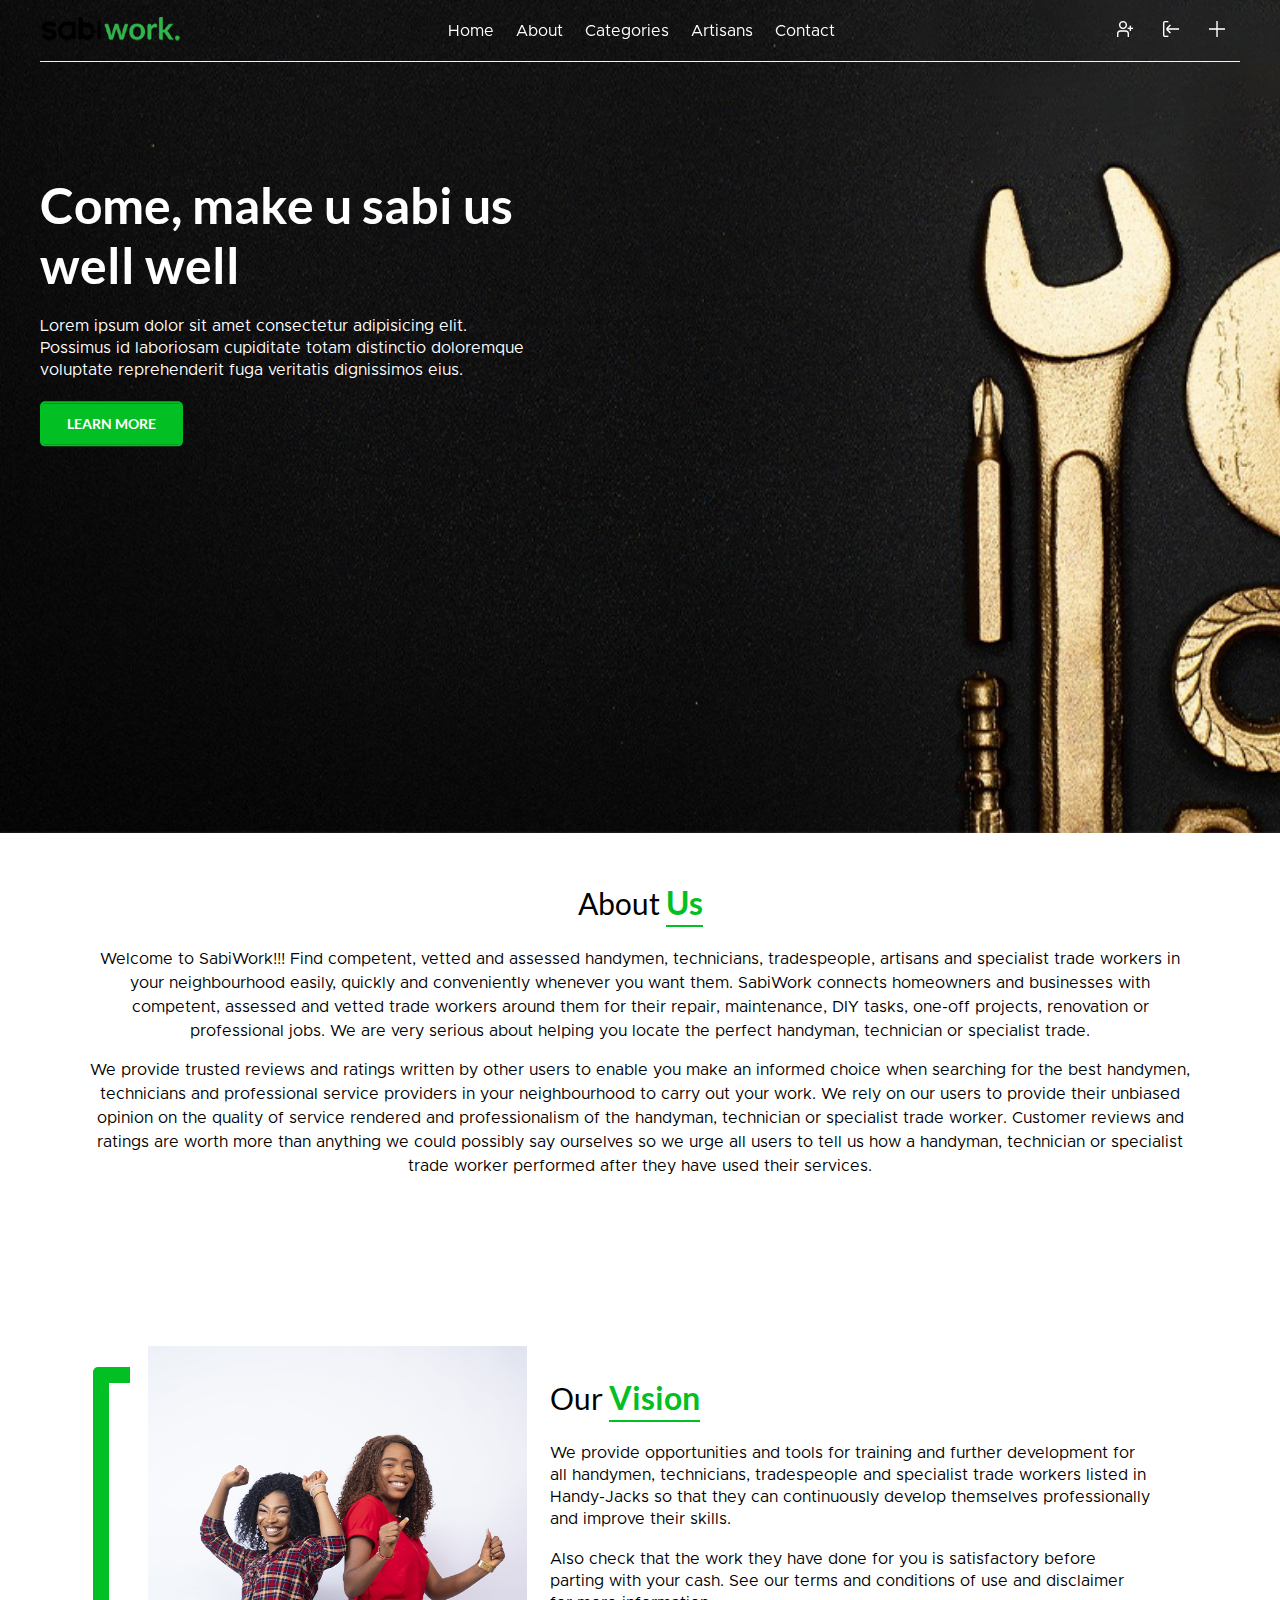
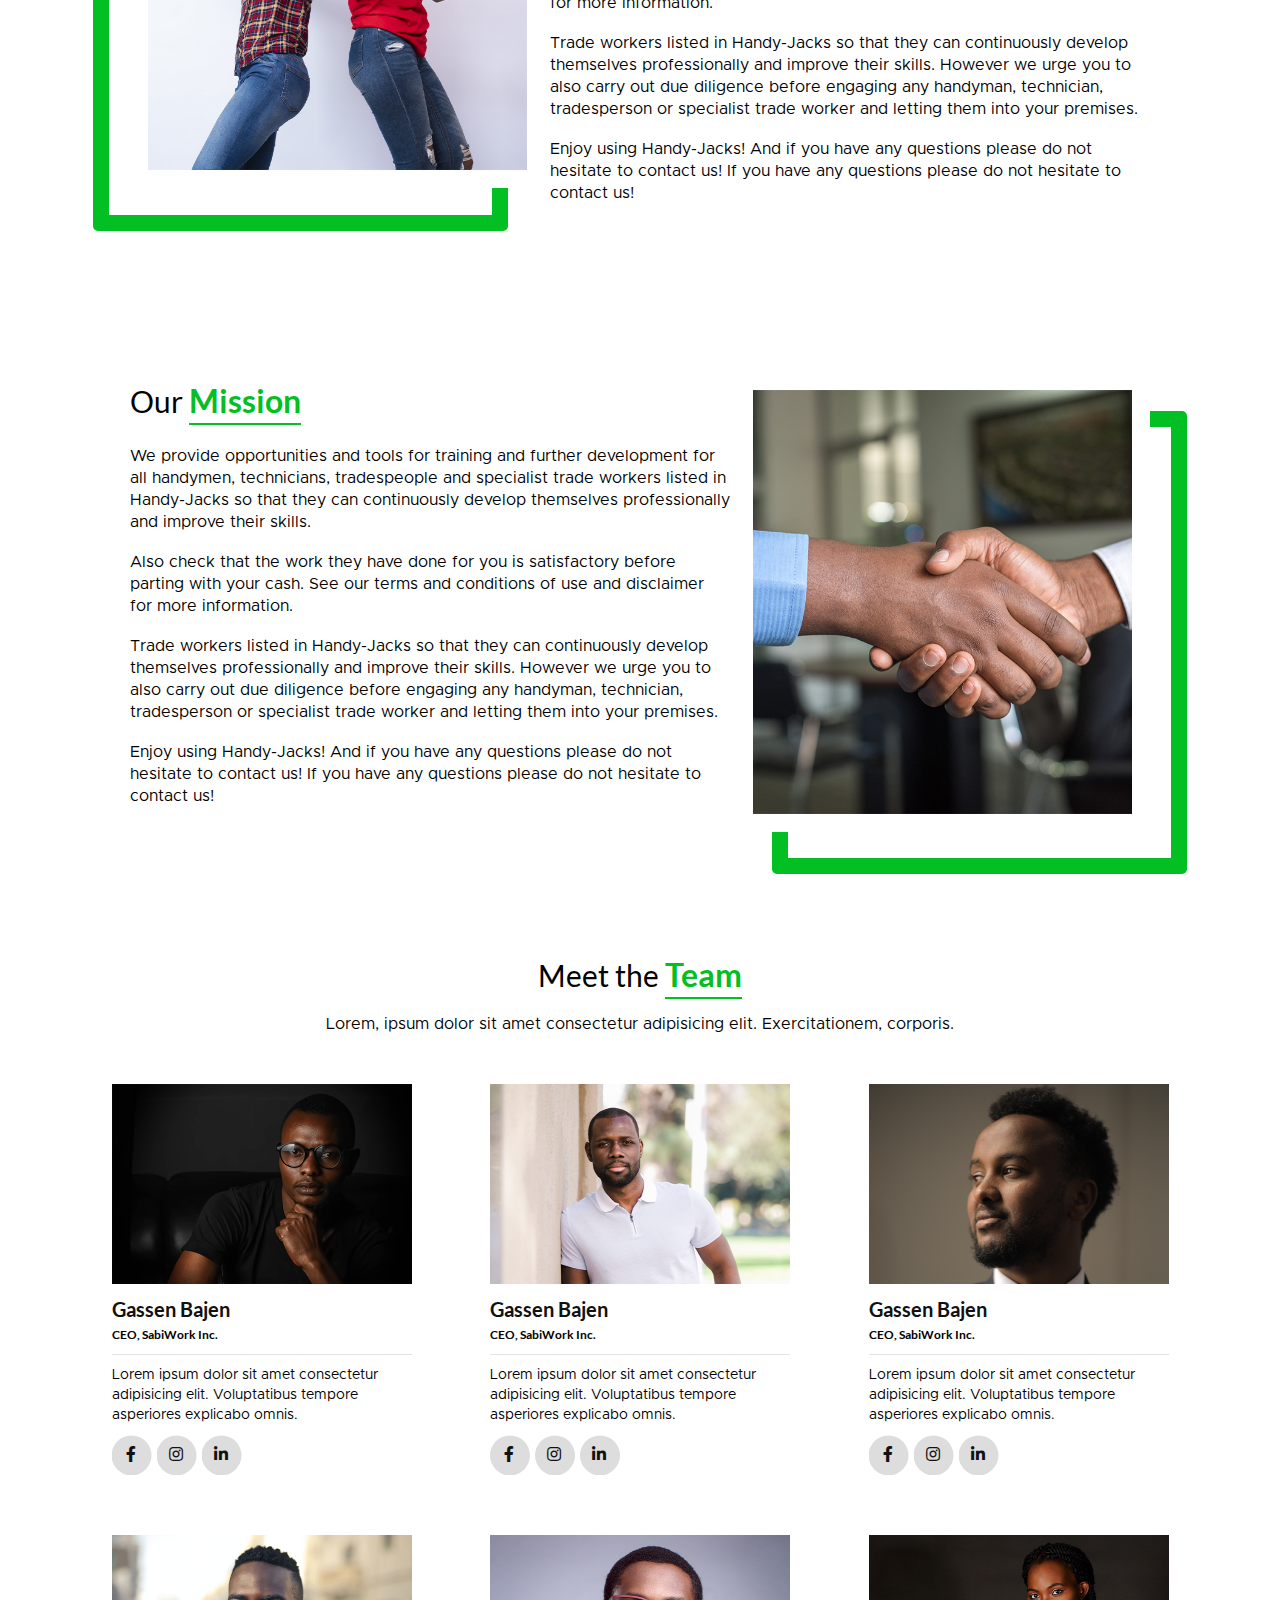
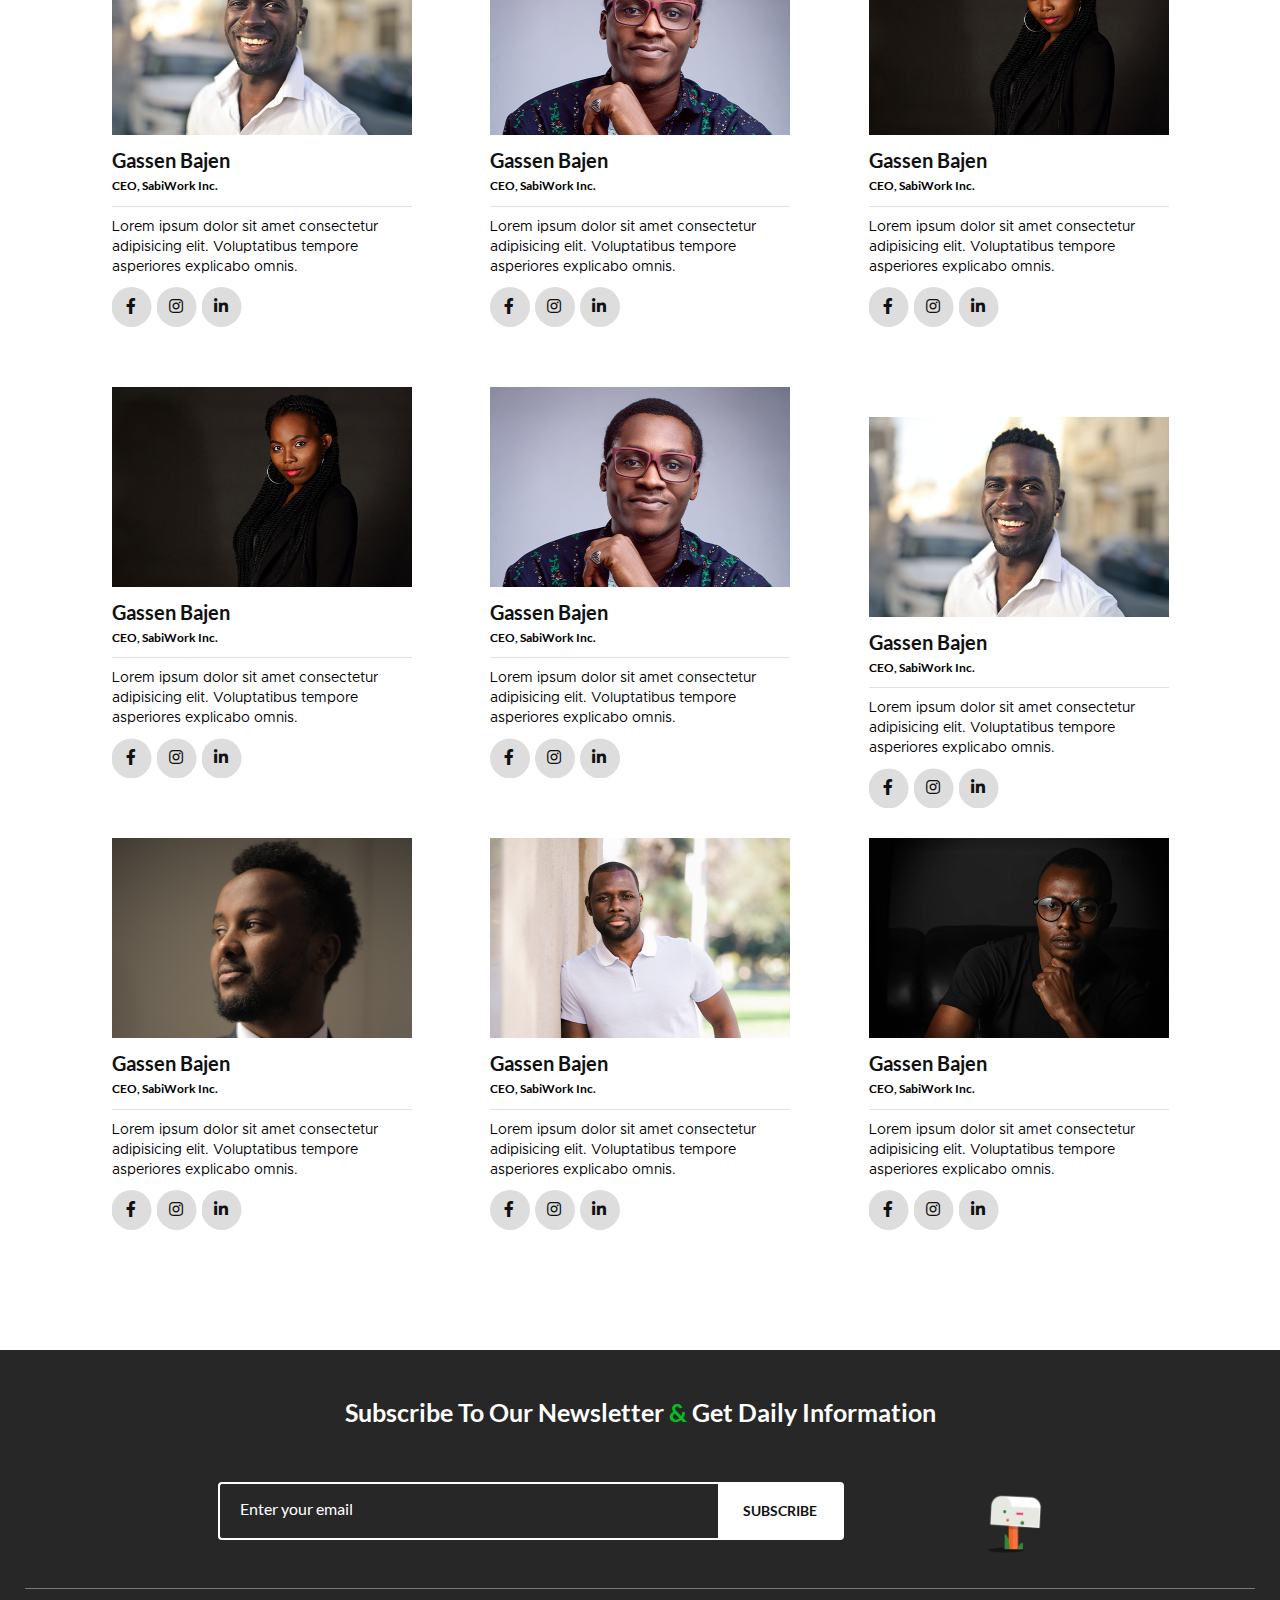
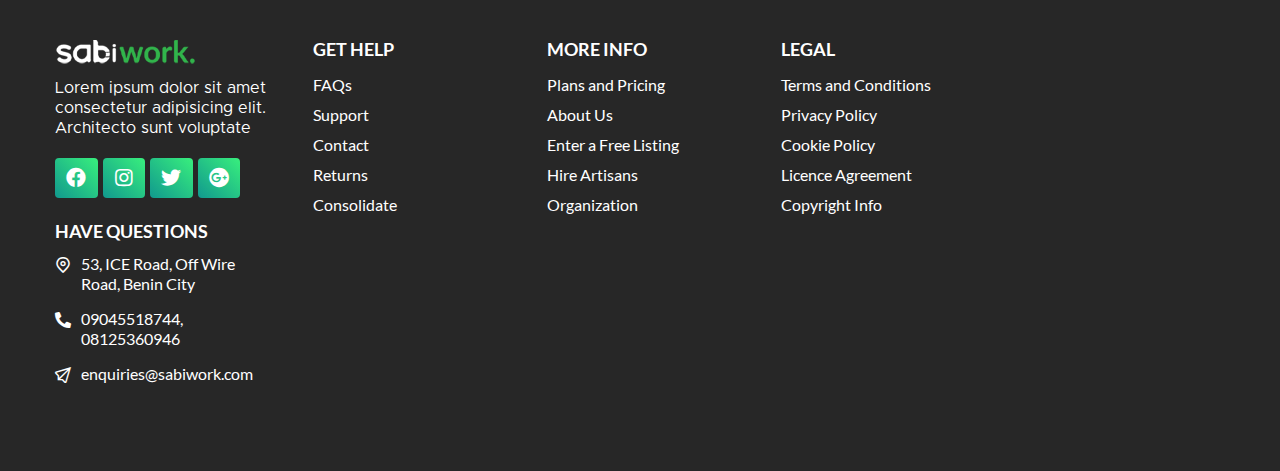
<file: about.html>
<!DOCTYPE html>
<html lang="en">

<head>
	<meta charset="UTF-8">
	<meta http-equiv="X-UA-Compatible" content="IE=edge">
	<meta name="viewport" content="width=device-width, initial-scale=1.0">
	<title>SabiWork | About</title>
	<link rel="stylesheet" href="plugins/flaticons/css/uicons-regular-straight.css">
	<link rel="stylesheet" href="plugins/font-awesome/css/all.min.css">
	<link rel="stylesheet" href="fonts/lato-webfont/style.css">
	<link rel="stylesheet" href="fonts/metropolis-webfont/style.css">
	<link rel="stylesheet" href="plugins/flickity-docs/flickity-docs/flickity.min.css">
	<link rel="stylesheet" href="css/styles.css">
	<link rel="stylesheet" href="css/responsive.css">

	<style>
		.nav-group ul li a {
			color: #fff !important;
		}

		.end-tabs .navicon-link i {
			color: #fff !important;
		}

		.nav-offset-alt {
			background-color: #fff !important;
			box-shadow: 0 5px 25px #11111115 !important;
			transition: box-shadow 200ms ease-in-out !important;
		}

		.nav-offset-alt .nav-group ul li a,
		.nav-offset-alt .end-tabs .navicon-link i {
			color: #111111 !important;
		}
	</style>
</head>

<body>
	<div id="preloader"></div>

	<header class="container nav-container">
		<div class="menu-btn">
			<span class="menu-toggler"></span>
		</div>

		<nav class="navbar">
			<div class="logo">
				<a href="index.html">
					<img src="images/logo.png" alt="">
				</a>
			</div>

			<div class="nav-group">
				<ul class="menu-nav">
					<li class="nav-item">
						<a href="index.html" class="nav-link">Home</a>
					</li>

					<li class="nav-item">
						<a href="about.html" class="nav-link">About</a>
					</li>

					<li class="nav-item">
						<a href="categories.html" class="nav-link">Categories</a>
					</li>

					<li class="nav-item">
						<a href="artisans.html" class="nav-link">Artisans</a>
					</li>

					<li class="nav-item">
						<a href="contact.html" class="nav-link">Contact</a>
					</li>
				</ul>
			</div>

			<div class="end-tabs">
				<div class="nav-search navicon-link">
					<div class="search-field">
						<input type="text" placeholder="Search..." autocapitalize="on" autocomplete="on">
						<div class="search-icon">
							<a href="register.html#signup-form" title="Register"><i class="fi fi-rs-user-add"></i></a>
						</div>

						<div class="search-options">
							<div class="search-title">
								<small>Sort & filter all:</small>
							</div>
							<div class="search-list">
								<ul>
									<li><a href="#">Projects</a></li>
									<li><a href="#">Images</a></li>
									<li><a href="#">Prototypes</a></li>
									<li><a href="#">People</a></li>
									<li><a href="#">Moodboards</a></li>
								</ul>
							</div>
						</div>
					</div>
				</div>

				<div class="nav-user navicon-link">
					<a href="register.html" title="Login"><i class="fi fi-rs-sign-in"></i></a>
				</div>

				<div class="nav-class navicon-link">
					<i class="fi fi-rs-plus"></i>
				</div>
			</div>
		</nav>
	</header>

	<section class="container about-banner">
		<div class="banner-content">
			<div class="banner-info">
				<h1>Come, make u sabi us well well</h1>
				<p>
					Lorem ipsum dolor sit amet consectetur adipisicing elit. Possimus id laboriosam cupiditate
					totam distinctio doloremque voluptate reprehenderit fuga veritatis dignissimos eius.
				</p>

				<div class="banner-btns">
					<a href="#"><button type="button" class="btn">Learn More</button></a>
				</div>
			</div>
		</div>
	</section>

	<section class="container about-content">
		<div class="about-inner">
			<div class="section-title">
				<h1>About <strong>Us</strong></h1>
			</div>
			<div class="about-paragraph">
				<p>
					Welcome to SabiWork!!! Find competent, vetted and assessed handymen,
					technicians, tradespeople, artisans and specialist trade workers in your neighbourhood
					easily, quickly and conveniently whenever you want them. SabiWork connects homeowners
					and businesses with competent, assessed and vetted trade workers around them for their repair,
					maintenance, DIY tasks, one-off projects, renovation or professional jobs. We are very serious
					about helping you locate the perfect handyman, technician or specialist trade.
				</p>
				<p>
					We provide trusted reviews and ratings written by other users to enable you make an informed
					choice when searching for the best handymen, technicians and professional service providers in
					your neighbourhood to carry out your work. We rely on our users to provide their unbiased opinion
					on the quality of service rendered and professionalism of the handyman, technician or specialist
					trade worker. Customer reviews and ratings are worth more than anything we could possibly say
					ourselves so we urge all users to tell us how a handyman, technician or specialist trade worker
					performed after they have used their services.
				</p>
			</div>
		</div>
	</section>

	<section class="container our-vision">
		<div class="vision-box">
			<div class="vision-img">
				<img src="images/vision-img.jpg" alt="">
			</div>

			<div class="vision-info" style="margin-top: 80px;">
				<div class="section-title">
					<h1>Our <strong>Vision</strong></h1>
				</div>
				<p>
					We provide opportunities and tools for training and further development for all handymen,
					technicians, tradespeople and specialist trade workers listed in Handy-Jacks so that they can
					continuously develop themselves professionally and improve their skills.
				</p>

				<p>
					Also check that the work they have done for you is
					satisfactory before parting with your cash. See our terms and conditions of use and disclaimer for
					more information.
				</p>

				<p>
					Trade workers listed in Handy-Jacks so that they can
					continuously develop themselves professionally and improve their skills. However we urge you to also
					carry out due diligence before engaging any handyman, technician, tradesperson or specialist trade
					worker and letting them into your premises.
				</p>

				<p>
					Enjoy using Handy-Jacks! And if you have any questions please do not hesitate to contact us! If you have any questions please do not hesitate to contact us!
				</p>
			</div>
		</div>
	</section>

	<section class="container our-mission">
		<div class="mission-box">
			<div class="mission-info">
				<div class="section-title">
					<h1>Our <strong>Mission</strong></h1>
				</div>
				<p>
					We provide opportunities and tools for training and further development for all handymen,
					technicians, tradespeople and specialist trade workers listed in Handy-Jacks so that they can
					continuously develop themselves professionally and improve their skills.
				</p>

				<p>
					Also check that the work they have done for you is
					satisfactory before parting with your cash. See our terms and conditions of use and disclaimer for
					more information.
				</p>

				<p>
					Trade workers listed in Handy-Jacks so that they can
					continuously develop themselves professionally and improve their skills. However we urge you to also
					carry out due diligence before engaging any handyman, technician, tradesperson or specialist trade
					worker and letting them into your premises.
				</p>

				<p>
					Enjoy using Handy-Jacks! And if you have any questions please do not hesitate to contact us! If you have any questions please do not hesitate to contact us!
				</p>
			</div>

			<div class="mission-img">
				<img src="images/mission-img.jpg" alt="">
			</div>
		</div>
	</section>


	<section class="container our-team">
		<div class="section-title">
			<h1>Meet the <strong>Team</strong></h1>
			<p class="sub-title">Lorem, ipsum dolor sit amet consectetur adipisicing elit. Exercitationem, corporis.</p>
		</div>
		<div class="team-wrapper">
			<div class="team-card">
				<a href="#">
					<div class="card-img-box">
						<img src="images/team-member-1.jpg" alt="artisan-img-1" class="card-img">
					</div>
					<div class="card-content">
						<div class="card-dets">
							<h2 class="card-title"><a href="#">Gassen Bajen</a></h2>
							<cite>CEO, SabiWork Inc.</cite>
							<p class="card-body">
								Lorem ipsum dolor sit amet consectetur adipisicing elit. Voluptatibus tempore
								asperiores explicabo omnis.
							</p>
							<div class="card-links">
								<a href="#"><i class="fab fa-facebook-f"></i></a>
								<a href="#"><i class="fab fa-instagram"></i></a>
								<a href="#"><i class="fab fa-linkedin-in"></i></a>
							</div>
						</div>
					</div>
				</a>
			</div>

			<div class="team-card">
				<a href="#">
					<div class="card-img-box">
						<img src="images/team-member-2.jpg" alt="artisan-img-1" class="card-img">
					</div>
					<div class="card-content">
						<div class="card-dets">
							<h2 class="card-title"><a href="#">Gassen Bajen</a></h2>
							<cite>CEO, SabiWork Inc.</cite>
							<p class="card-body">
								Lorem ipsum dolor sit amet consectetur adipisicing elit. Voluptatibus tempore
								asperiores explicabo omnis.
							</p>
							<div class="card-links">
								<a href="#"><i class="fab fa-facebook-f"></i></a>
								<a href="#"><i class="fab fa-instagram"></i></a>
								<a href="#"><i class="fab fa-linkedin-in"></i></a>
							</div>
						</div>
					</div>
				</a>
			</div>

			<div class="team-card">
				<a href="#">
					<div class="card-img-box">
						<img src="images/team-member-3.jpg" alt="artisan-img-1" class="card-img">
					</div>
					<div class="card-content">
						<div class="card-dets">
							<h2 class="card-title"><a href="#">Gassen Bajen</a></h2>
							<cite>CEO, SabiWork Inc.</cite>
							<p class="card-body">
								Lorem ipsum dolor sit amet consectetur adipisicing elit. Voluptatibus tempore
								asperiores explicabo omnis.
							</p>
							<div class="card-links">
								<a href="#"><i class="fab fa-facebook-f"></i></a>
								<a href="#"><i class="fab fa-instagram"></i></a>
								<a href="#"><i class="fab fa-linkedin-in"></i></a>
							</div>
						</div>
					</div>
				</a>
			</div>

			<div class="team-card">
				<a href="#">
					<div class="card-img-box">
						<img src="images/team-member-4.jpg" alt="artisan-img-1" class="card-img">
					</div>
					<div class="card-content">
						<div class="card-dets">
							<h2 class="card-title"><a href="#">Gassen Bajen</a></h2>
							<cite>CEO, SabiWork Inc.</cite>
							<p class="card-body">
								Lorem ipsum dolor sit amet consectetur adipisicing elit. Voluptatibus tempore
								asperiores explicabo omnis.
							</p>
							<div class="card-links">
								<a href="#"><i class="fab fa-facebook-f"></i></a>
								<a href="#"><i class="fab fa-instagram"></i></a>
								<a href="#"><i class="fab fa-linkedin-in"></i></a>
							</div>
						</div>
					</div>
				</a>
			</div>

			<div class="team-card">
				<a href="#">
					<div class="card-img-box">
						<img src="images/team-member-5.jpg" alt="artisan-img-1" class="card-img">
					</div>
					<div class="card-content">
						<div class="card-dets">
							<h2 class="card-title"><a href="#">Gassen Bajen</a></h2>
							<cite>CEO, SabiWork Inc.</cite>
							<p class="card-body">
								Lorem ipsum dolor sit amet consectetur adipisicing elit. Voluptatibus tempore
								asperiores explicabo omnis.
							</p>
							<div class="card-links">
								<a href="#"><i class="fab fa-facebook-f"></i></a>
								<a href="#"><i class="fab fa-instagram"></i></a>
								<a href="#"><i class="fab fa-linkedin-in"></i></a>
							</div>
						</div>
					</div>
				</a>
			</div>

			<div class="team-card">
				<a href="#">
					<div class="card-img-box">
						<img src="images/team-member-6.jpg" alt="artisan-img-1" class="card-img">
					</div>
					<div class="card-content">
						<div class="card-dets">
							<h2 class="card-title"><a href="#">Gassen Bajen</a></h2>
							<cite>CEO, SabiWork Inc.</cite>
							<p class="card-body">
								Lorem ipsum dolor sit amet consectetur adipisicing elit. Voluptatibus tempore
								asperiores explicabo omnis.
							</p>
							<div class="card-links">
								<a href="#"><i class="fab fa-facebook-f"></i></a>
								<a href="#"><i class="fab fa-instagram"></i></a>
								<a href="#"><i class="fab fa-linkedin-in"></i></a>
							</div>
						</div>
					</div>
				</a>
			</div>

			<div class="team-card">
				<a href="#">
					<div class="card-img-box">
						<img src="images/team-member-6.jpg" alt="artisan-img-1" class="card-img">
					</div>
					<div class="card-content">
						<div class="card-dets">
							<h2 class="card-title"><a href="#">Gassen Bajen</a></h2>
							<cite>CEO, SabiWork Inc.</cite>
							<p class="card-body">
								Lorem ipsum dolor sit amet consectetur adipisicing elit. Voluptatibus tempore
								asperiores explicabo omnis.
							</p>
							<div class="card-links">
								<a href="#"><i class="fab fa-facebook-f"></i></a>
								<a href="#"><i class="fab fa-instagram"></i></a>
								<a href="#"><i class="fab fa-linkedin-in"></i></a>
							</div>
						</div>
					</div>
				</a>
			</div>

			<div class="team-card">
				<a href="#">
					<div class="card-img-box">
						<img src="images/team-member-5.jpg" alt="artisan-img-1" class="card-img">
					</div>
					<div class="card-content">
						<div class="card-dets">
							<h2 class="card-title"><a href="#">Gassen Bajen</a></h2>
							<cite>CEO, SabiWork Inc.</cite>
							<p class="card-body">
								Lorem ipsum dolor sit amet consectetur adipisicing elit. Voluptatibus tempore
								asperiores explicabo omnis.
							</p>
							<div class="card-links">
								<a href="#"><i class="fab fa-facebook-f"></i></a>
								<a href="#"><i class="fab fa-instagram"></i></a>
								<a href="#"><i class="fab fa-linkedin-in"></i></a>
							</div>
						</div>
					</div>
				</a>
			</div>

			<div class="team-card">
				<a href="#">
					<div class="card-img-box">
						<img src="images/team-member-4.jpg" alt="artisan-img-1" class="card-img">
					</div>
					<div class="card-content">
						<div class="card-dets">
							<h2 class="card-title"><a href="#">Gassen Bajen</a></h2>
							<cite>CEO, SabiWork Inc.</cite>
							<p class="card-body">
								Lorem ipsum dolor sit amet consectetur adipisicing elit. Voluptatibus tempore
								asperiores explicabo omnis.
							</p>
							<div class="card-links">
								<a href="#"><i class="fab fa-facebook-f"></i></a>
								<a href="#"><i class="fab fa-instagram"></i></a>
								<a href="#"><i class="fab fa-linkedin-in"></i></a>
							</div>
						</div>
					</div>
				</a>
			</div>

			<div class="team-card">
				<a href="#">
					<div class="card-img-box">
						<img src="images/team-member-3.jpg" alt="artisan-img-1" class="card-img">
					</div>
					<div class="card-content">
						<div class="card-dets">
							<h2 class="card-title"><a href="#">Gassen Bajen</a></h2>
							<cite>CEO, SabiWork Inc.</cite>
							<p class="card-body">
								Lorem ipsum dolor sit amet consectetur adipisicing elit. Voluptatibus tempore
								asperiores explicabo omnis.
							</p>
							<div class="card-links">
								<a href="#"><i class="fab fa-facebook-f"></i></a>
								<a href="#"><i class="fab fa-instagram"></i></a>
								<a href="#"><i class="fab fa-linkedin-in"></i></a>
							</div>
						</div>
					</div>
				</a>
			</div>

			<div class="team-card">
				<a href="#">
					<div class="card-img-box">
						<img src="images/team-member-2.jpg" alt="artisan-img-1" class="card-img">
					</div>
					<div class="card-content">
						<div class="card-dets">
							<h2 class="card-title"><a href="#">Gassen Bajen</a></h2>
							<cite>CEO, SabiWork Inc.</cite>
							<p class="card-body">
								Lorem ipsum dolor sit amet consectetur adipisicing elit. Voluptatibus tempore
								asperiores explicabo omnis.
							</p>
							<div class="card-links">
								<a href="#"><i class="fab fa-facebook-f"></i></a>
								<a href="#"><i class="fab fa-instagram"></i></a>
								<a href="#"><i class="fab fa-linkedin-in"></i></a>
							</div>
						</div>
					</div>
				</a>
			</div>

			<div class="team-card">
				<a href="#">
					<div class="card-img-box">
						<img src="images/team-member-1.jpg" alt="artisan-img-1" class="card-img">
					</div>
					<div class="card-content">
						<div class="card-dets">
							<h2 class="card-title"><a href="#">Gassen Bajen</a></h2>
							<cite>CEO, SabiWork Inc.</cite>
							<p class="card-body">
								Lorem ipsum dolor sit amet consectetur adipisicing elit. Voluptatibus tempore
								asperiores explicabo omnis.
							</p>
							<div class="card-links">
								<a href="#"><i class="fab fa-facebook-f"></i></a>
								<a href="#"><i class="fab fa-instagram"></i></a>
								<a href="#"><i class="fab fa-linkedin-in"></i></a>
							</div>
						</div>
					</div>
				</a>
			</div>
		</div>
	</section>

	<section class="page-bottom">
		<div class="bottom-inner">
			<div class="newsletter-box">
				<div class="newsletter-cta">
					<h3>Subscribe to our newsletter <span>&amp;</span> Get daily information</h3>
				</div>
				<div class="newsletter-field">
					<div class="newsletter-input">
						<input type="email" name="" id="" placeholder="Enter your email">
						<a href="#" class="subscribe-btn">Subscribe</a>
					</div>

					<div class="newsletter-img">
						<img src="images/email-box.gif" alt="" height="150px">
					</div>
				</div>
			</div>

			<footer class="footer-wrapper">
				<div class="footer-inner">
					<div class="footer-col about-col" style="width: 20%;">
						<img src="images/logo-alt.png" alt="">
						<p class="about-text">
							Lorem ipsum dolor sit amet consectetur adipisicing elit.
							Architecto sunt voluptate
						</p>

						<div class="social-col">
							<div class="social-links">
								<a href="#"><i class="fab fa-facebook"></i></a>
								<a href="#"><i class="fab fa-instagram"></i></a>
								<a href="#"><i class="fab fa-twitter"></i></a>
								<a href="#"><i class="fab fa-google-plus"></i></a>
							</div>
						</div>
					</div>

					<div class="footer-col quick-links">
						<h4>Get Help</h4>
						<ul class="links">
							<li><a href="#">FAQs</a></li>
							<li><a href="#">Support</a></li>
							<li><a href="#">Contact</a></li>
							<li><a href="#">Returns</a></li>
							<li><a href="#">Consolidate</a></li>
						</ul>
					</div>

					<div class="footer-col quick-links">
						<h4>More Info</h4>
						<ul class="links">
							<li><a href="#">Plans and Pricing</a></li>
                            <li><a href="#">About Us</a></li>
                            <li><a href="#">Enter a Free Listing</a></li>
                            <li><a href="#">Hire Artisans</a></li>
                            <li><a href="#">Organization</a></li>
						</ul>
					</div>

					<div class="footer-col quick-links">
						<h4>Legal</h4>
						<ul class="links">
							<li><a href="#">Terms and Conditions</a></li>
							<li><a href="#">Privacy Policy</a></li>
							<li><a href="#">Cookie Policy</a></li>
							<li><a href="#">Licence Agreement</a></li>
							<li><a href="#">Copyright Info</a></li>
						</ul>
					</div>

					<div class="footer-col">
						<div class="contact-col">
							<h4>Have Questions</h4>
							<dl>
								<dd>
									<i class="fi fi-rs-marker"></i>
									<p class="address">53, ICE Road, Off Wire Road, Benin City</p>
								</dd>

								<dd>
									<i class="fa fa-phone-alt"></i>
									<p class="telephone">09045518744, 08125360946</p>
								</dd>

								<dd>
									<i class="fi fi-rs-paper-plane"></i>
									<p class="email">enquiries@sabiwork.com</p>
								</dd>
							</dl>
						</div>
					</div>
				</div>
			</footer>
		</div>
	</section>

	<script src="./plugins/jQuery/jquery-3.2.1.min.js"></script>
	<script src="./plugins/flickity-docs/flickity-docs/flickity.pkgd.min.js"></script>
	<script src="./plugins/waypoints/jquery.waypoints.min.js"></script>
	<script src="./plugins/counter-up/jquery.counterup.min.js"></script>
	<script src="./plugins/icetotoes/isotope.min.js"></script>
	<script src="scripts.js"></script>

	<script>
		$(document).ready(function () {
			$(window).on("scroll", function () {
				if ($(window).scrollTop()) {
					$("header").addClass("nav-offset-alt");
					$("#logoImg").src = "./images/logo.png";
				} else {
					$("header").removeClass("nav-offset-alt");
					$("#logoImg").src = "./images/logo-alt.png";
				}
			});
		});
	</script>
</body>

</html>
</file>
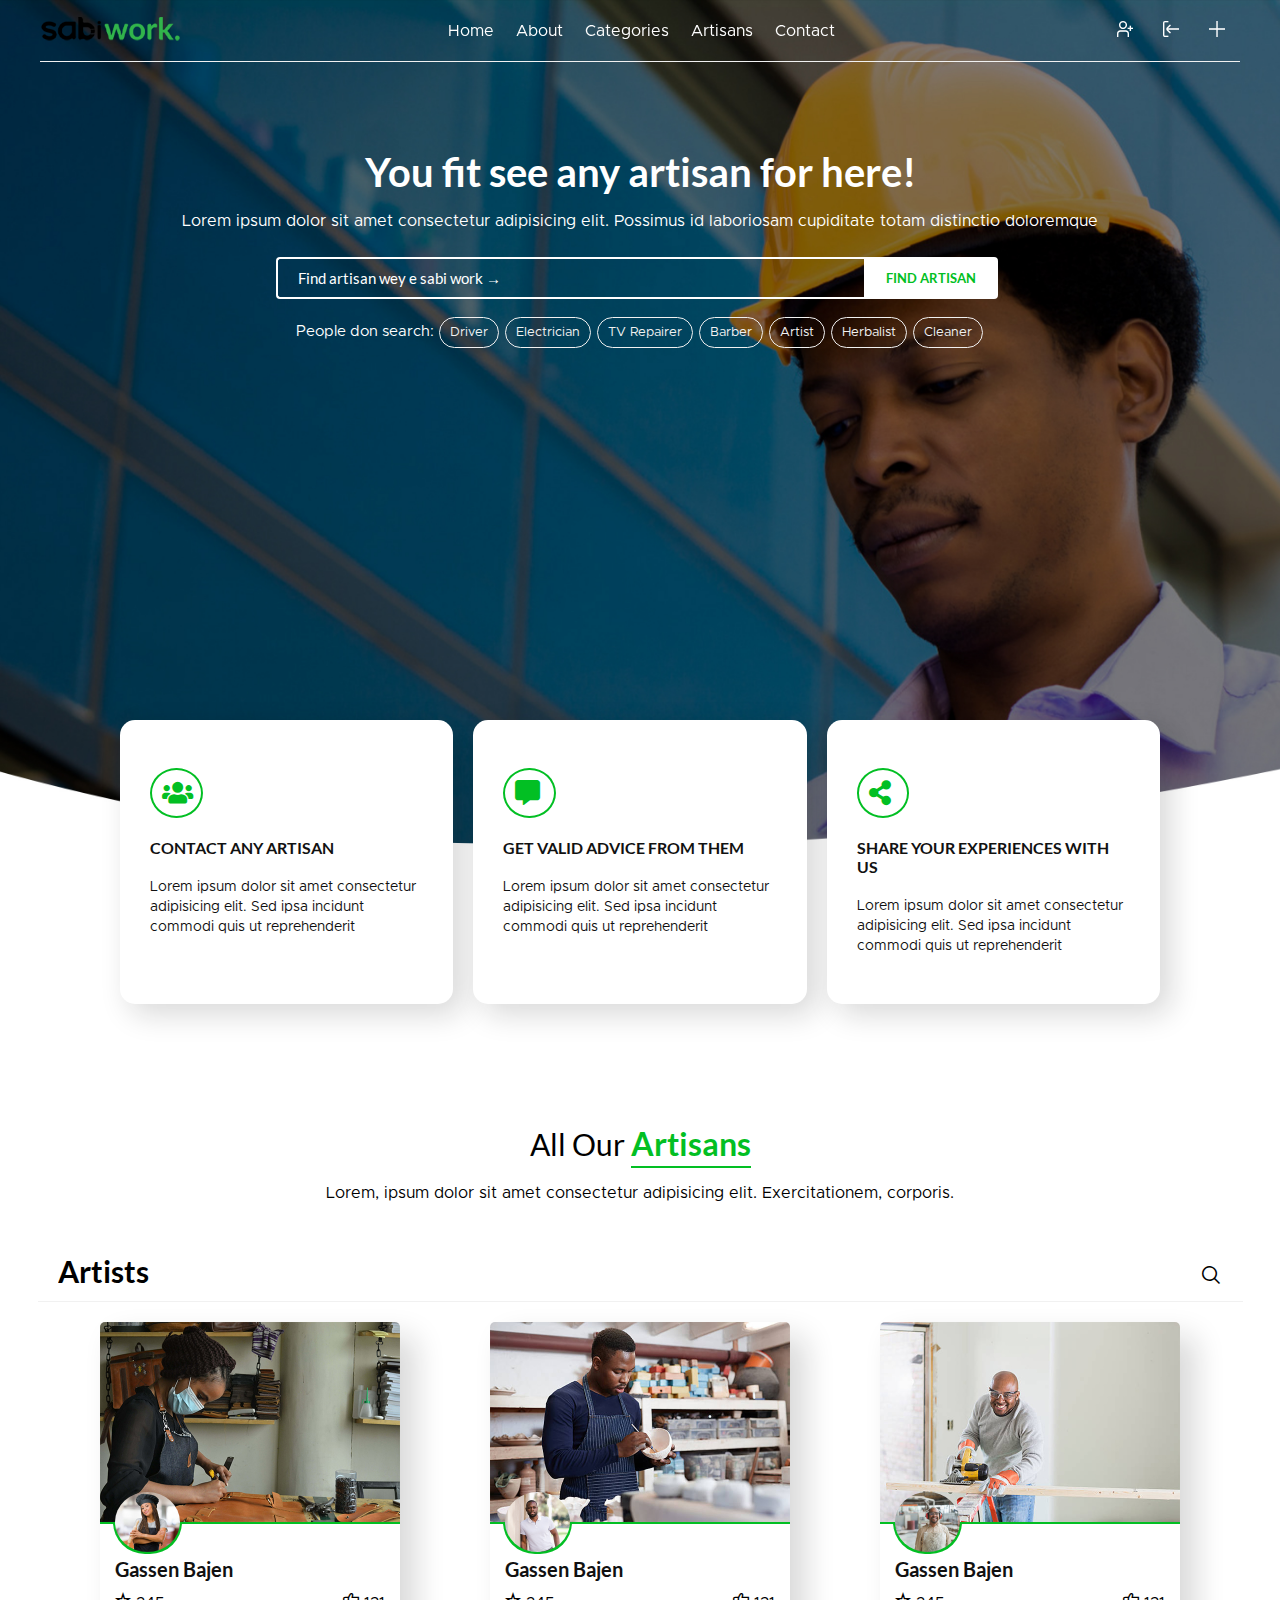
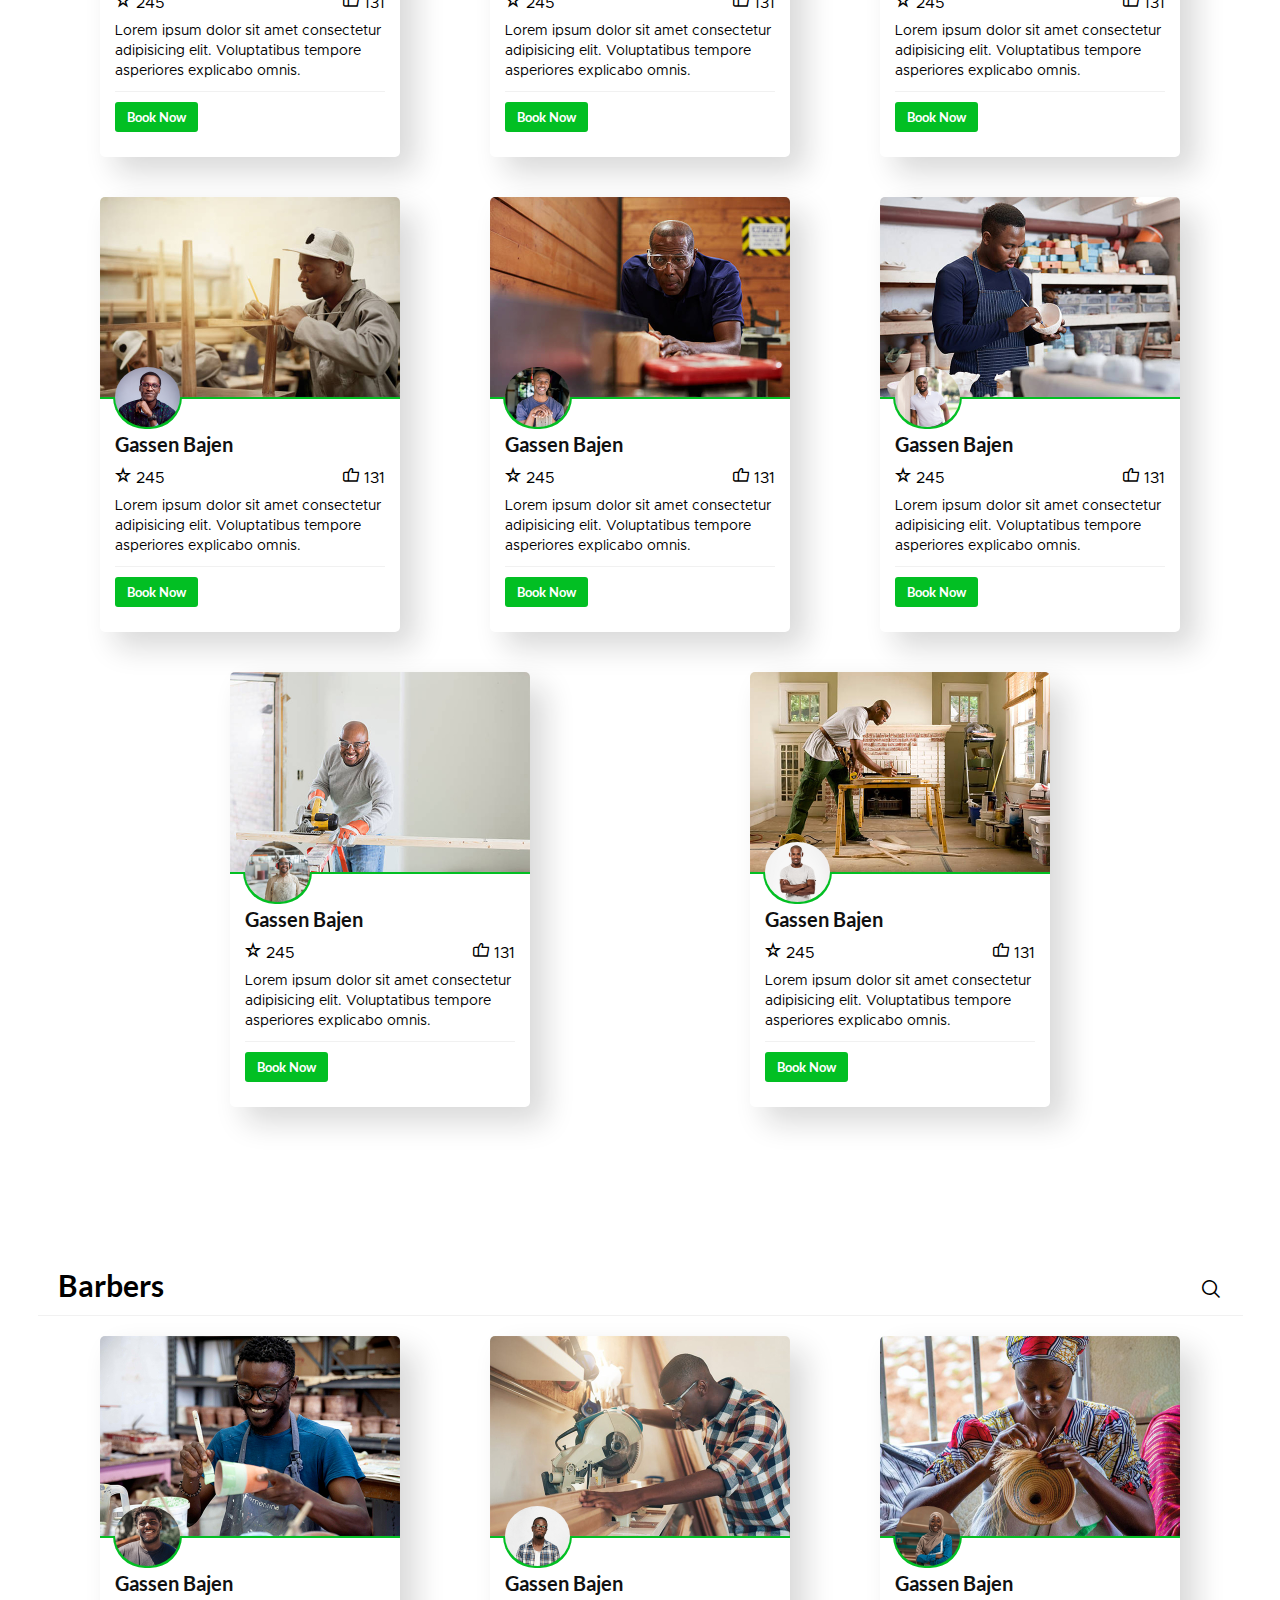
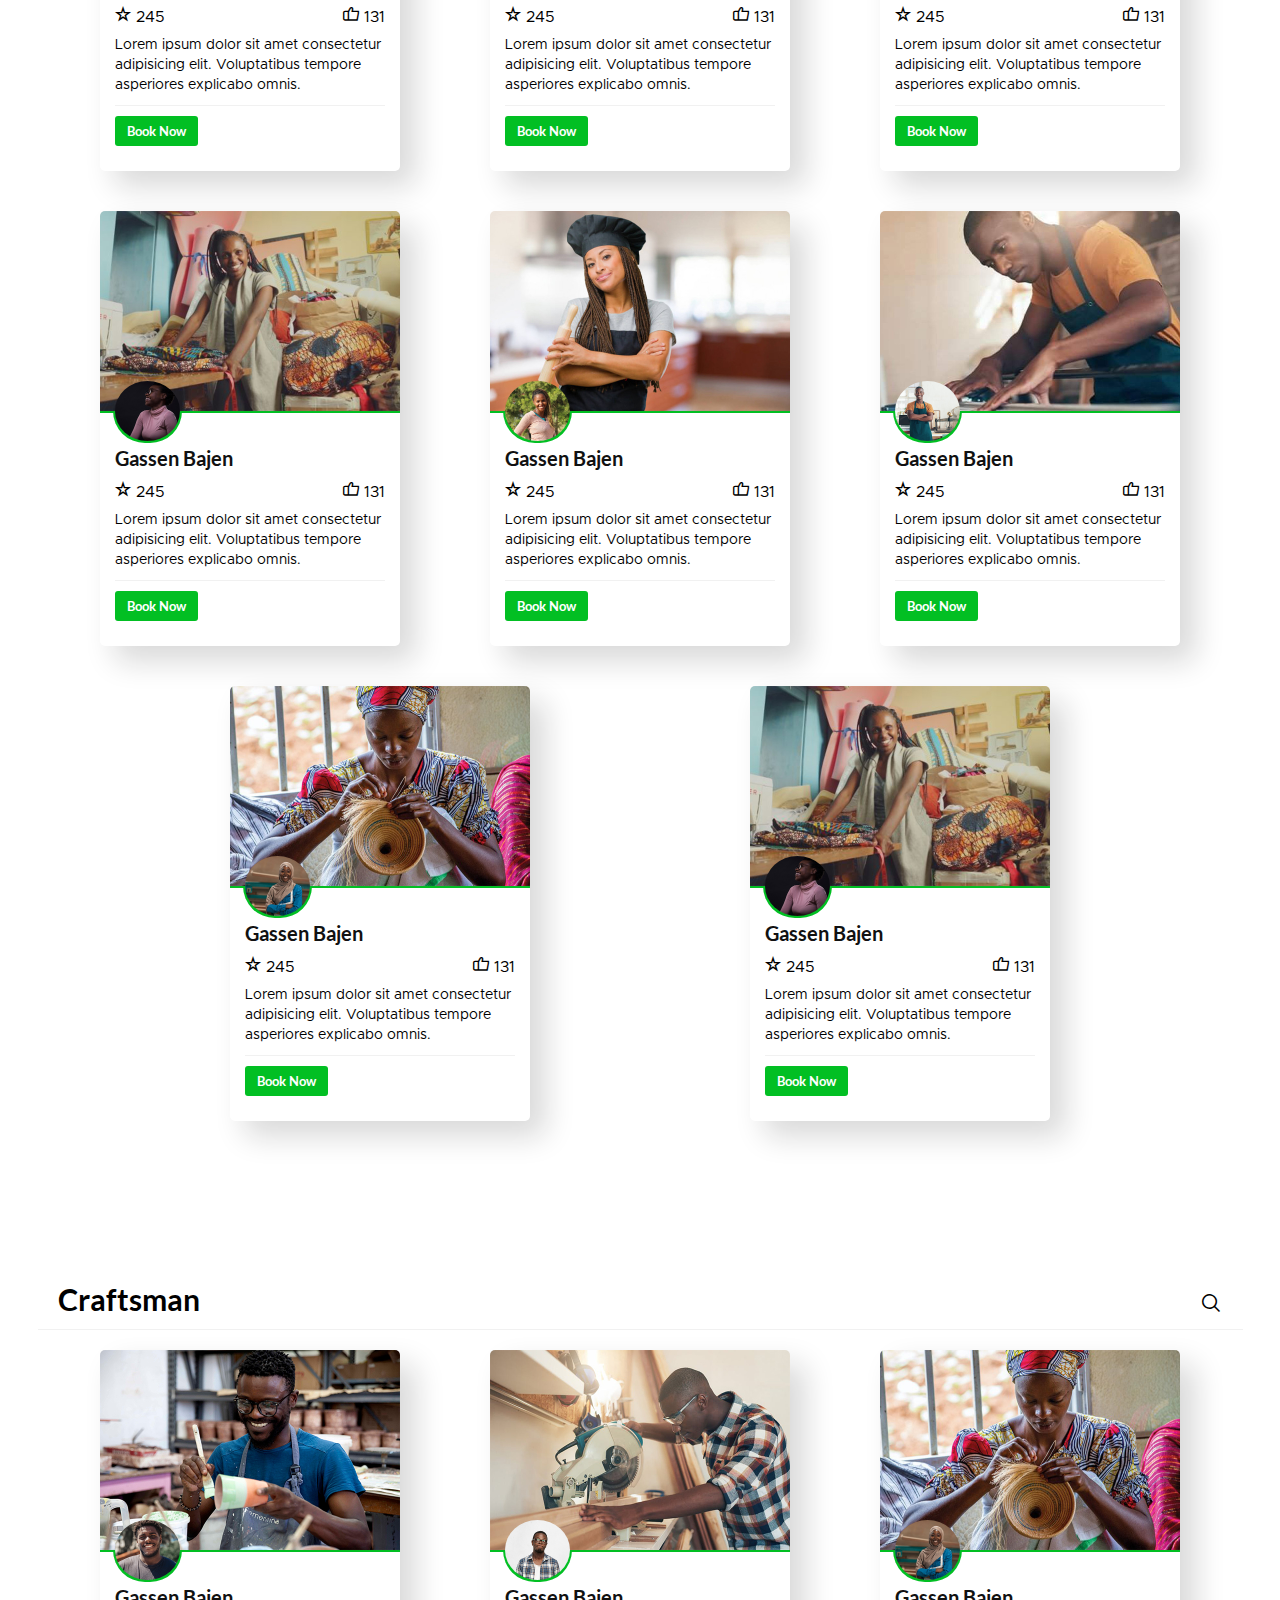
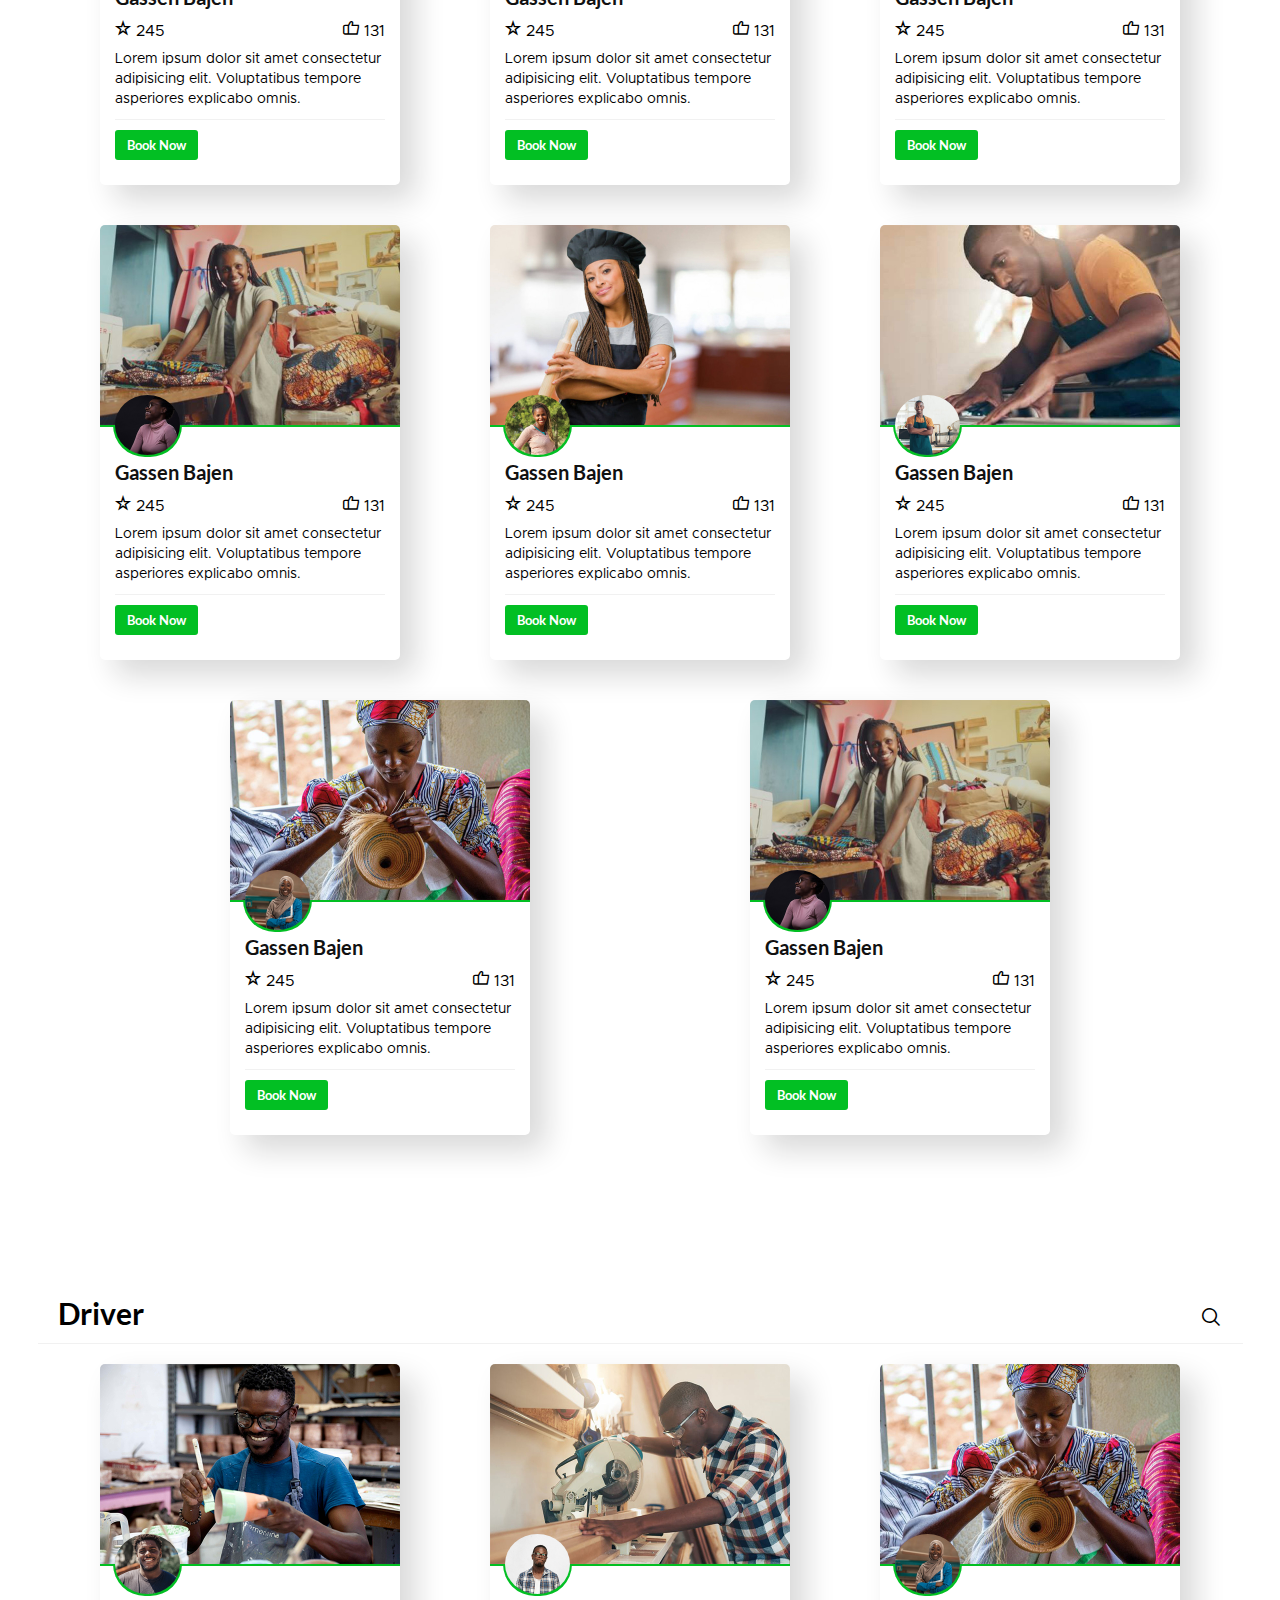
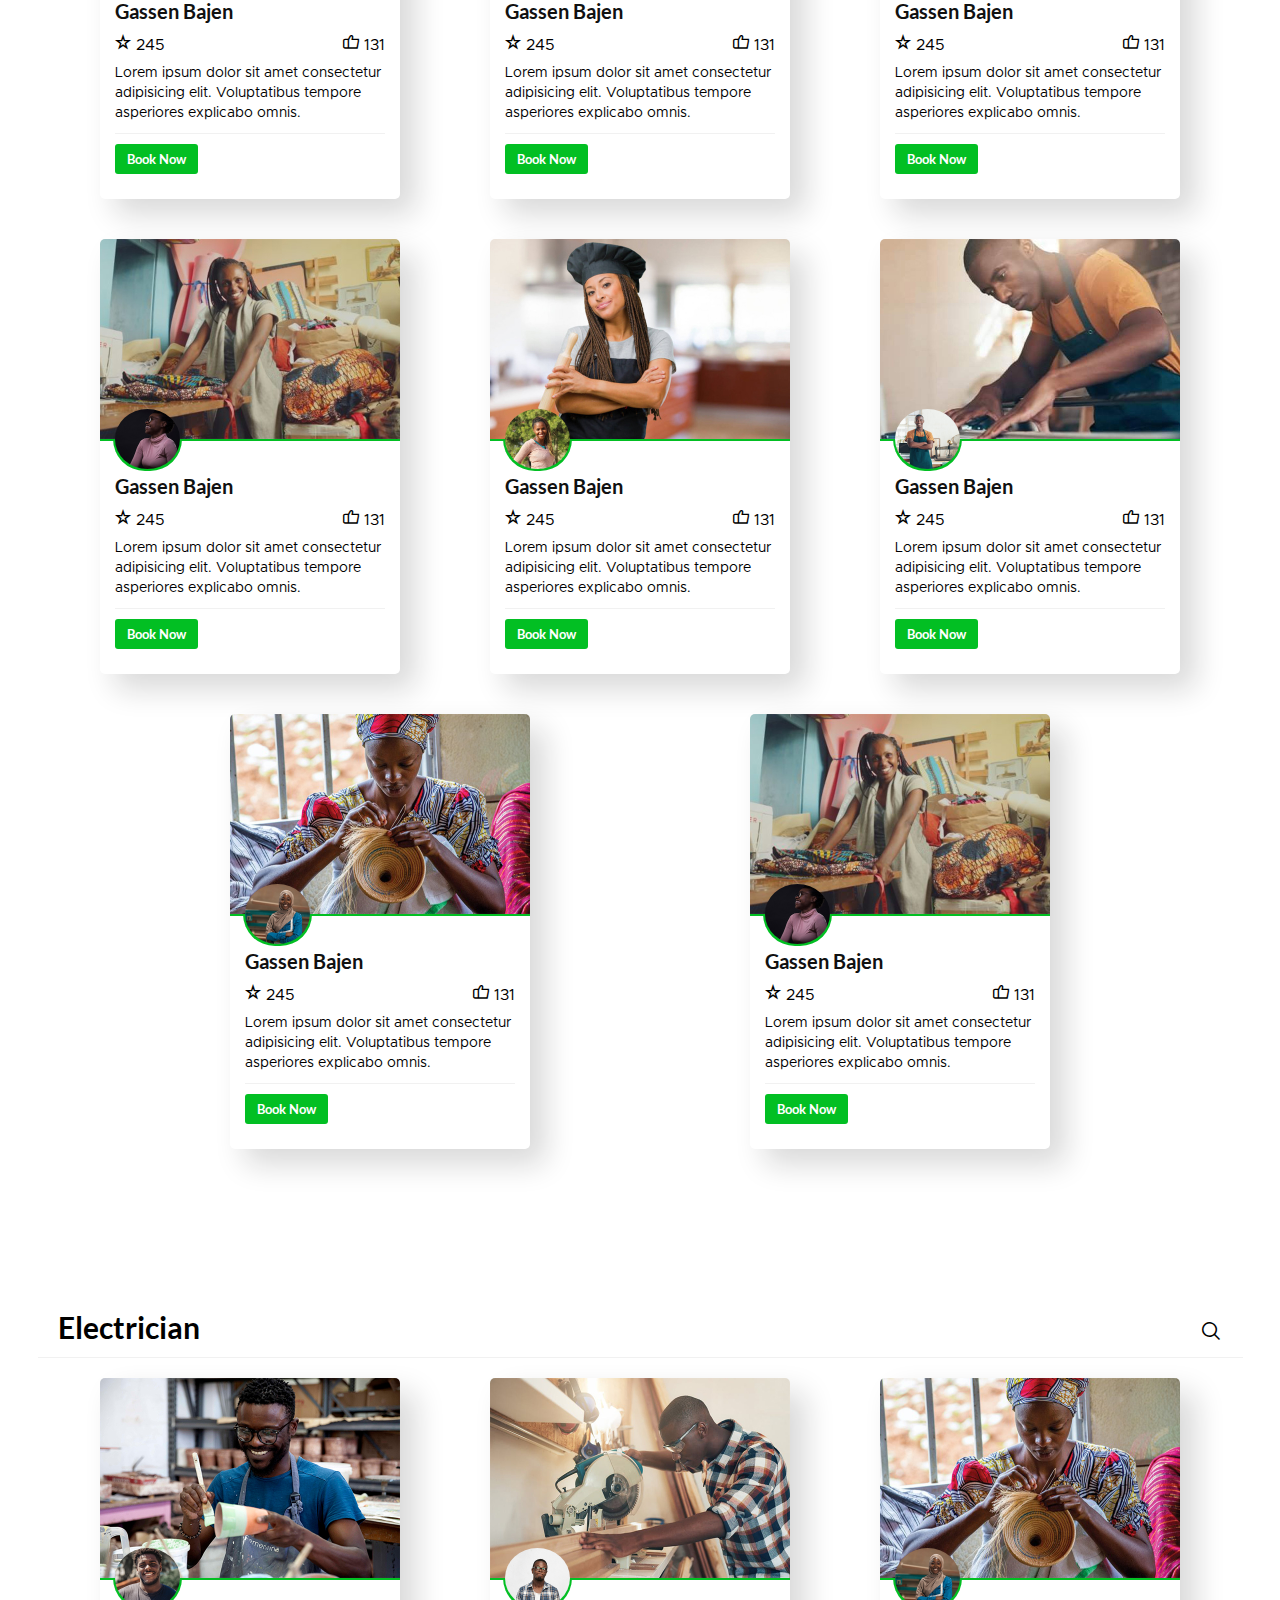
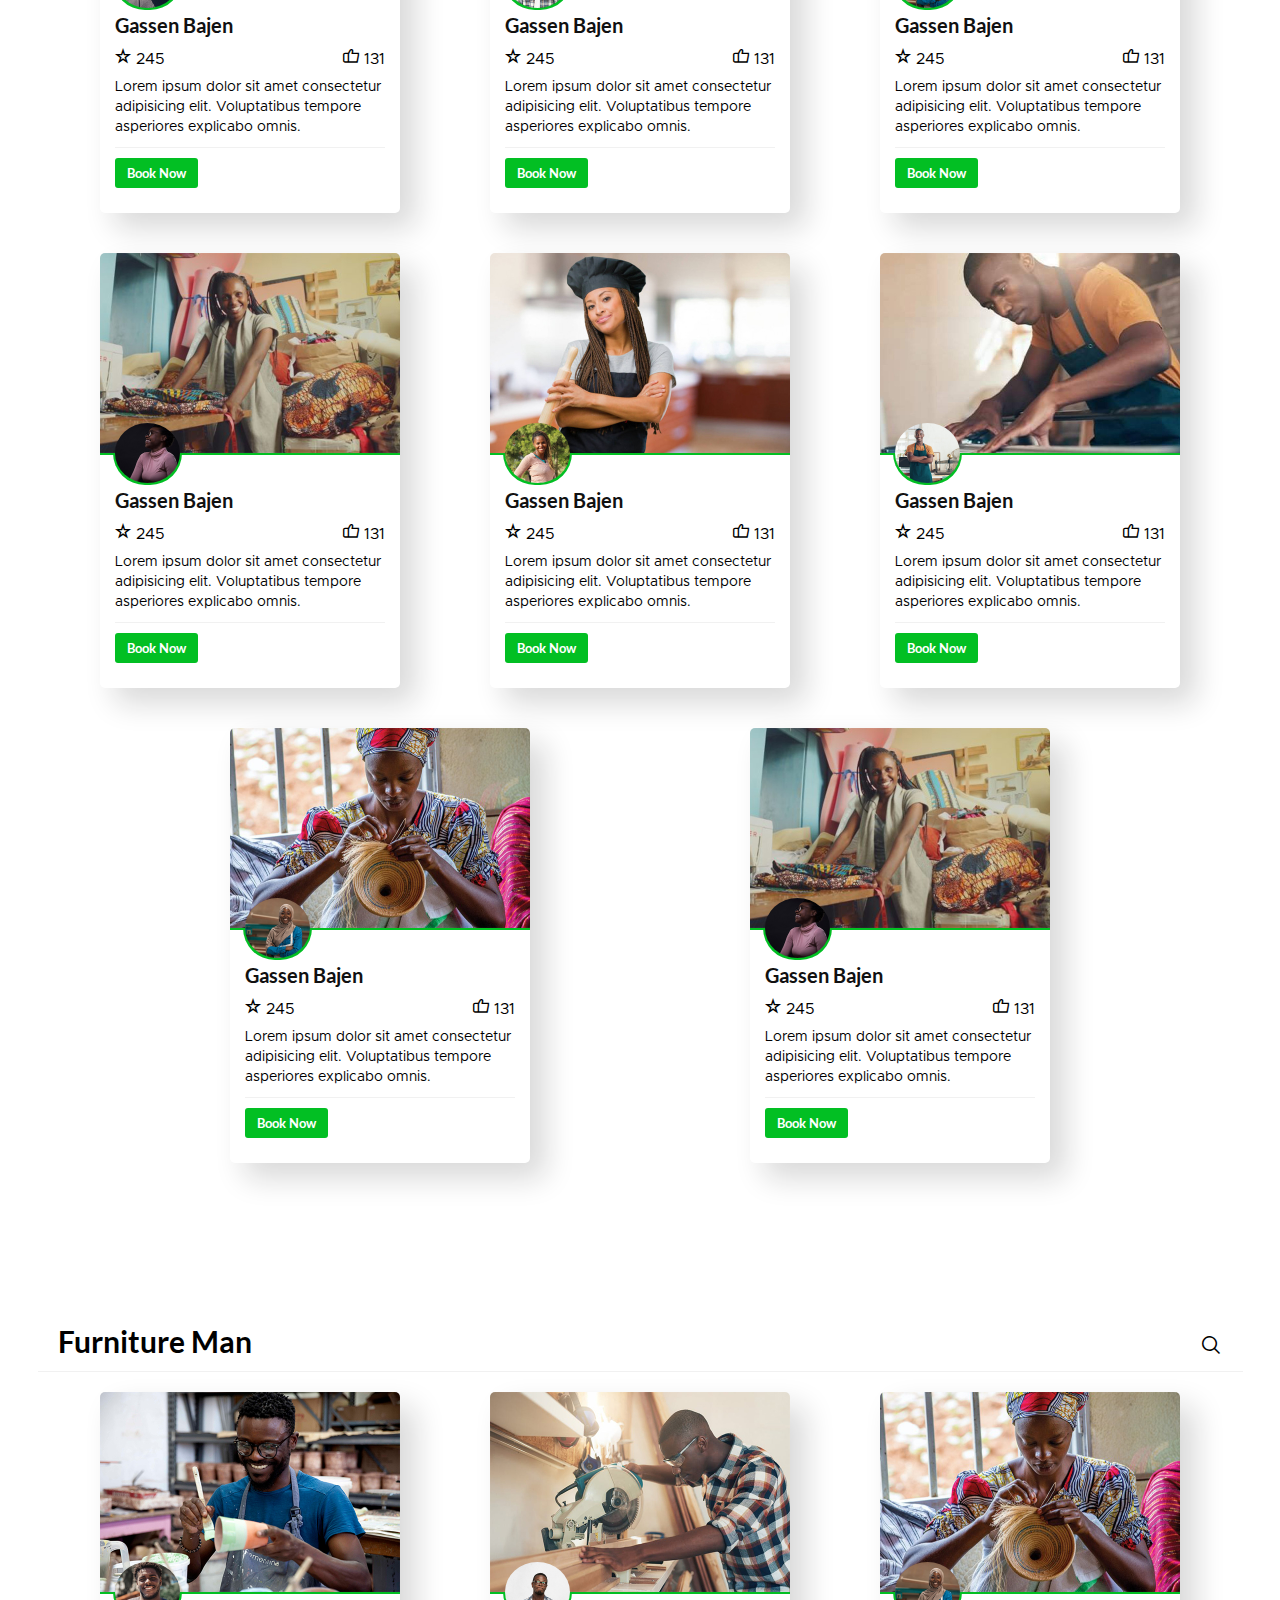
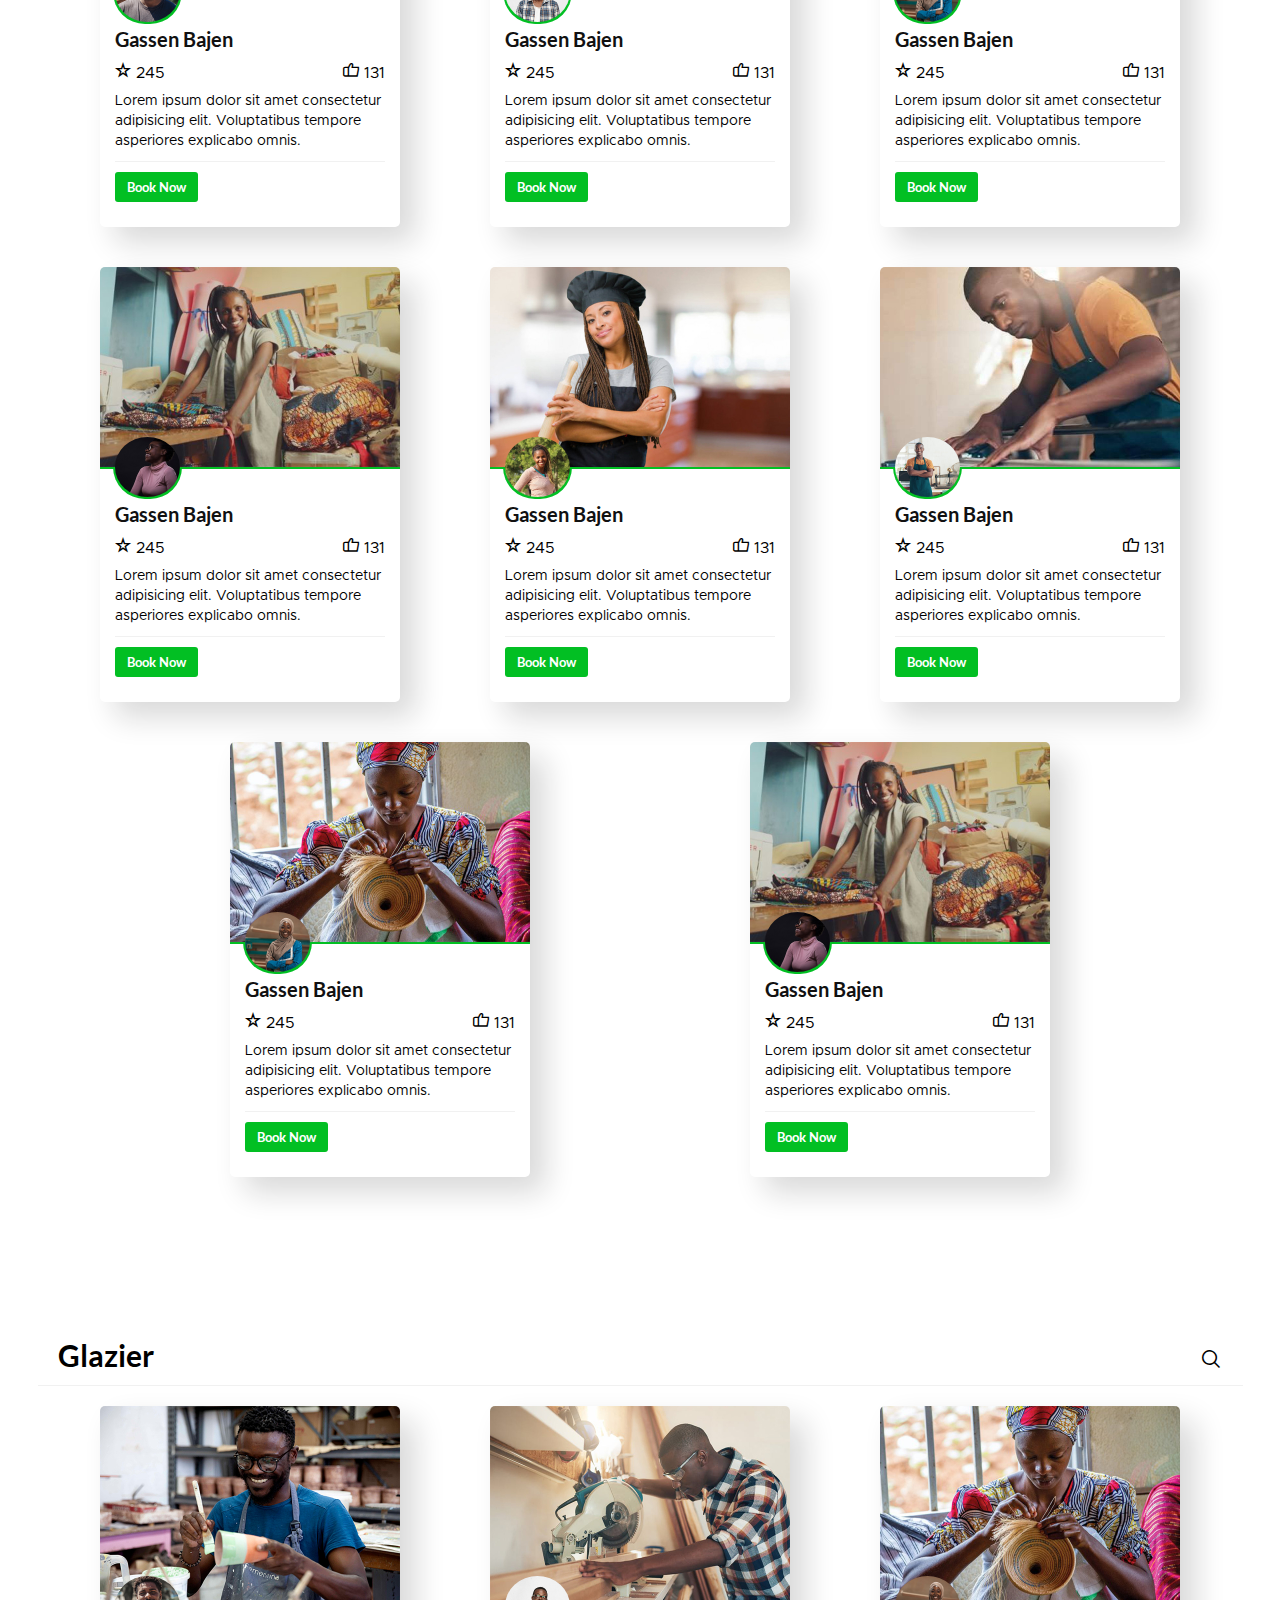
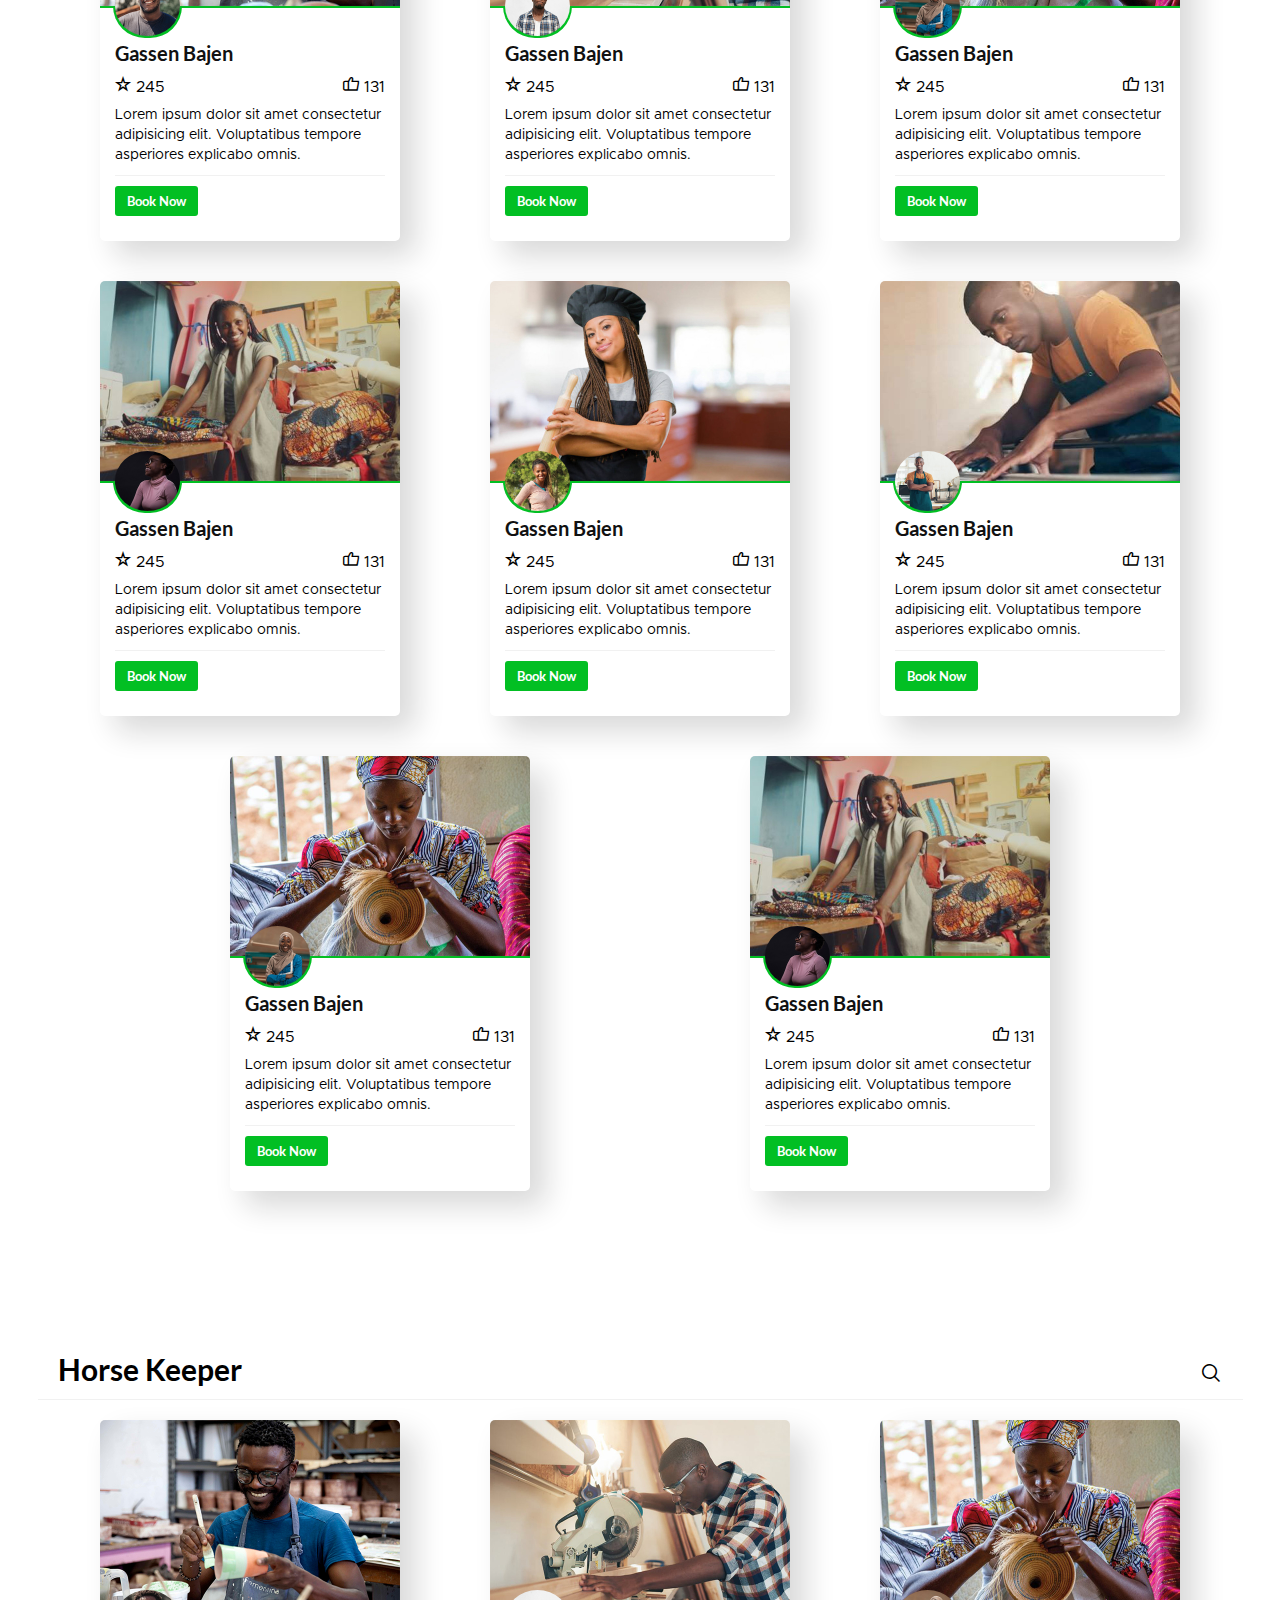
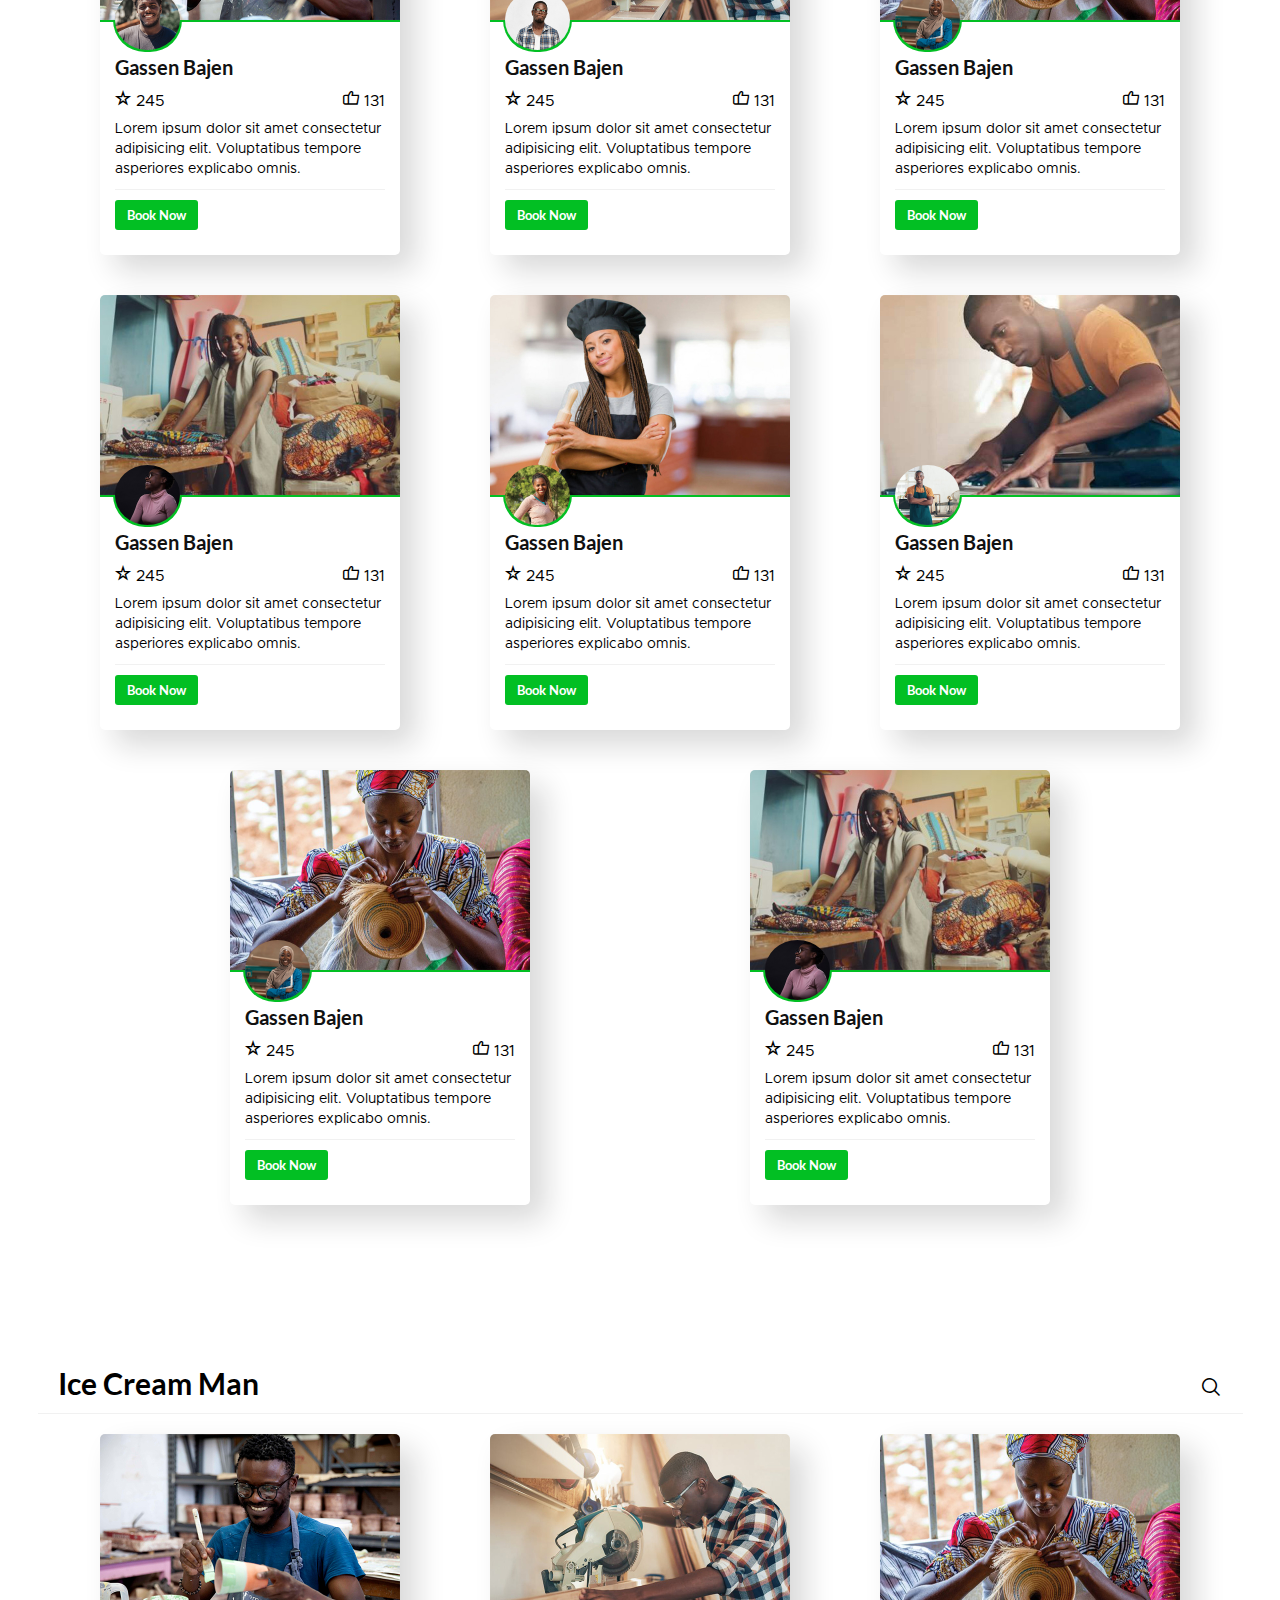
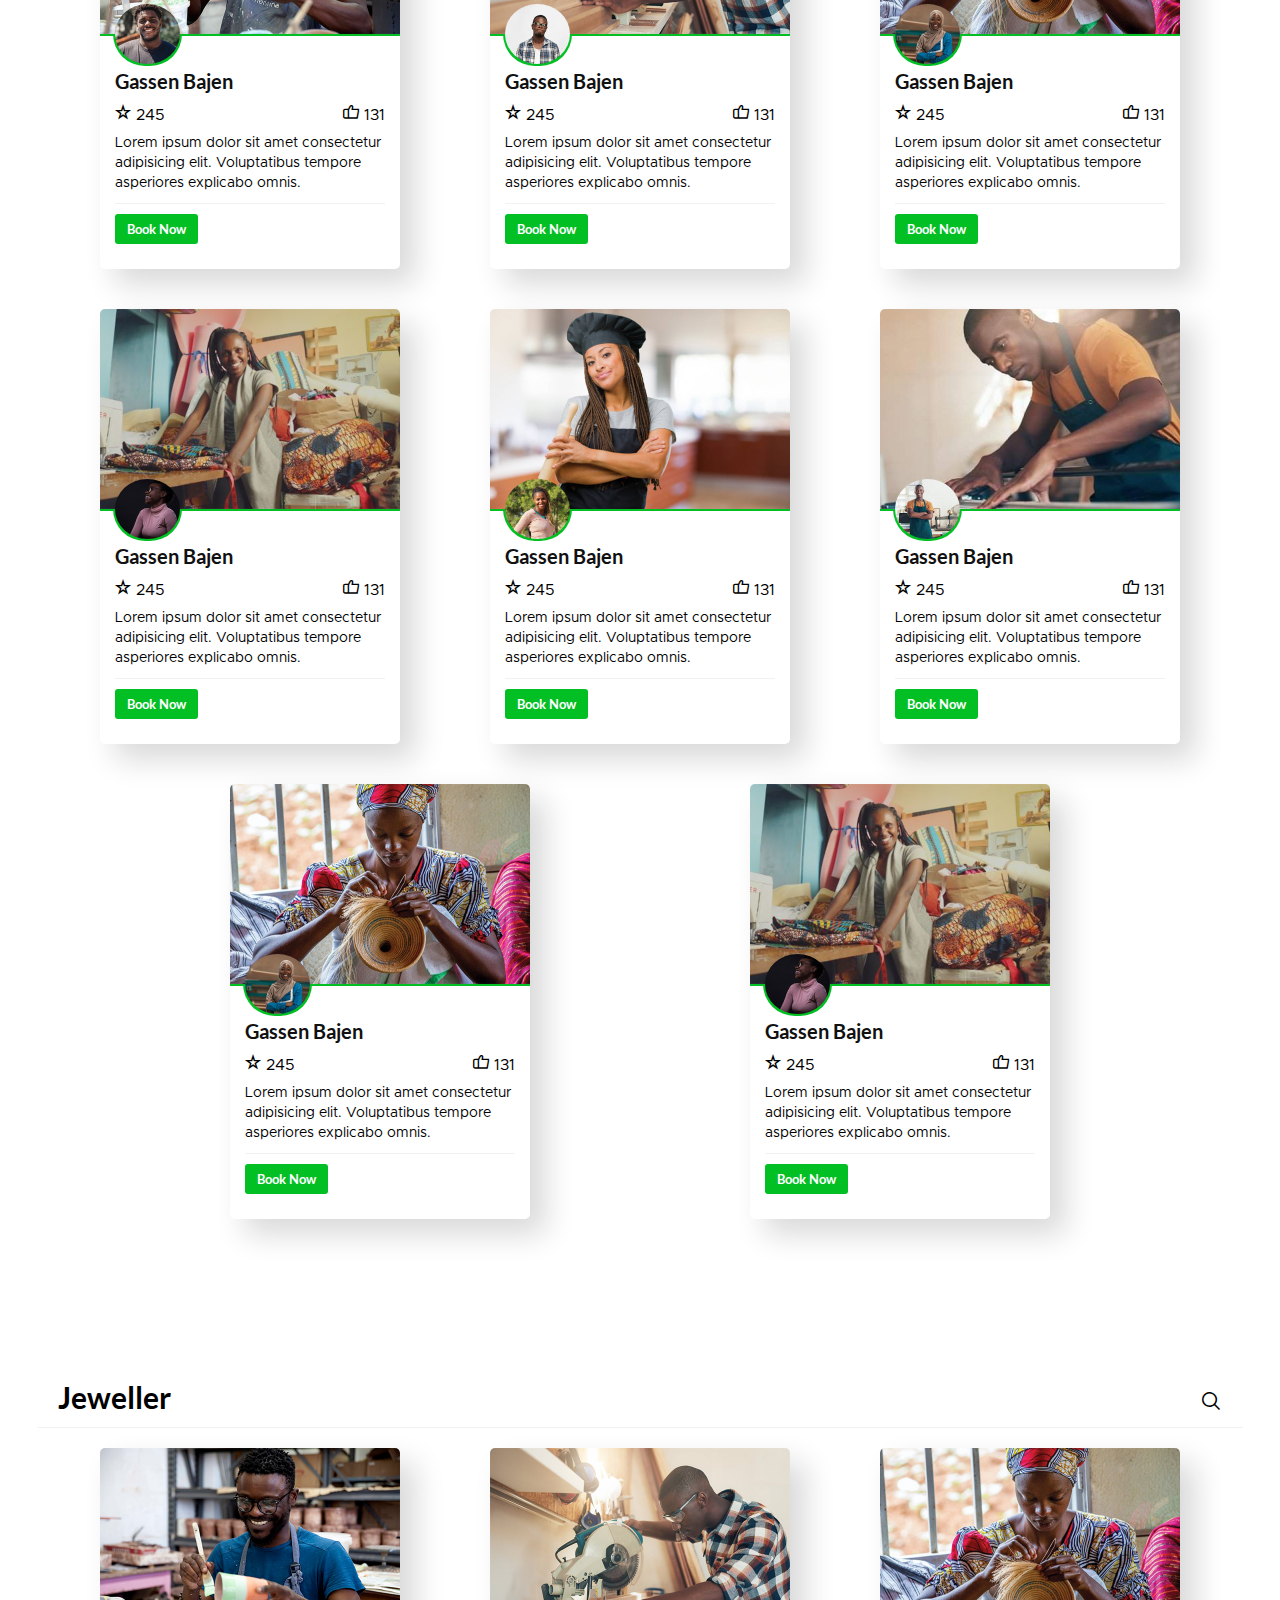
<file: artisans.html>
<!DOCTYPE html>
<html lang="en">

<head>
    <meta charset="UTF-8">
    <meta http-equiv="X-UA-Compatible" content="IE=edge">
    <meta name="viewport" content="width=device-width, initial-scale=1.0">
    <title>SabiWork | Artisans</title>
    <link rel="stylesheet" href="plugins/flaticons/css/uicons-regular-straight.css">
    <link rel="stylesheet" href="plugins/font-awesome/css/all.min.css">
    <link rel="stylesheet" href="fonts/lato-webfont/style.css">
    <link rel="stylesheet" href="fonts/metropolis-webfont/style.css">
    <link rel="stylesheet" href="plugins/flickity-docs/flickity-docs/flickity.min.css">
    <link rel="stylesheet" href="css/styles.css">
    <link rel="stylesheet" href="css/responsive.css">

    <style>
        .nav-group ul li a {
            color: #fff !important;
        }

        .end-tabs .navicon-link i {
            color: #fff !important;
        }

        .nav-offset-alt {
            background-color: #fff !important;
            box-shadow: 0 5px 25px #11111115 !important;
            transition: all .4s ease-in-out !important;
        }

        .nav-offset-alt .nav-group ul li a,
        .nav-offset-alt .end-tabs .navicon-link i {
            color: #111111 !important;
            transition: all .4s ease-in-out !important;
        }
    </style>
</head>

<body>
    <div id="preloader"></div>

	<header class="container nav-container">
		<div class="menu-btn">
			<span class="menu-toggler"></span>
		</div>

		<nav class="navbar">
			<div class="logo">
				<a href="index.html">
					<img src="images/logo.png" alt="">
				</a>
			</div>

			<div class="nav-group">
				<ul class="menu-nav">
					<li class="nav-item">
						<a href="index.html" class="nav-link">Home</a>
					</li>

					<li class="nav-item">
						<a href="about.html" class="nav-link">About</a>
					</li>

					<li class="nav-item">
						<a href="categories.html" class="nav-link">Categories</a>
					</li>

					<li class="nav-item">
						<a href="artisans.html" class="nav-link">Artisans</a>
					</li>

					<li class="nav-item">
						<a href="contact.html" class="nav-link">Contact</a>
					</li>
				</ul>
			</div>

			<div class="end-tabs">
				<div class="nav-search navicon-link">
					<div class="search-field">
						<input type="text" placeholder="Search..." autocapitalize="on" autocomplete="on">
						<div class="search-icon">
							<a href="register.html#signup-form" title="Register"><i class="fi fi-rs-user-add"></i></a>
						</div>

						<div class="search-options">
							<div class="search-title">
								<small>Sort & filter all:</small>
							</div>
							<div class="search-list">
								<ul>
									<li><a href="#">Projects</a></li>
									<li><a href="#">Images</a></li>
									<li><a href="#">Prototypes</a></li>
									<li><a href="#">People</a></li>
									<li><a href="#">Moodboards</a></li>
								</ul>
							</div>
						</div>
					</div>
				</div>

				<div class="nav-user navicon-link">
					<a href="register.html" title="Login"><i class="fi fi-rs-sign-in"></i></a>
				</div>

				<div class="nav-class navicon-link">
					<i class="fi fi-rs-plus"></i>
				</div>
			</div>
		</nav>
	</header>

    <section class="artisan-banner" style="margin-top: 0px;">
        <div class="banner-info">
            <div class="info-area">
                <h1>You fit see any artisan for here!</h1>
                <p>
                    Lorem ipsum dolor sit amet consectetur adipisicing elit. Possimus id laboriosam cupiditate
                    totam distinctio doloremque
                </p>

                <div class="banner-searcher">
                    <input type="text" id="banner-search" placeholder="Find artisan wey e sabi work &rarr;">
                    <a href="#"><button type="submit" class="banner-searcher">Find Artisan</button></a>
                </div>

                <div class="search-tips">
                    <span>People don search:</span>
                    <a href="#">Driver</a>
                    <a href="#">Electrician</a>
                    <a href="#">TV Repairer</a>
                    <a href="#">Barber</a>
                    <a href="#">Artist</a>
                    <a href="#">Herbalist</a>
                    <a href="#">Cleaner</a>
                </div>
            </div>
        </div>
    </section>

    <div class="banner-cards">
        <div class="card-box">
            <div class="mono-card">
                <i class="fa fa-users"></i>
                <h2>Contact any artisan</h2>
                <p>Lorem ipsum dolor sit amet consectetur adipisicing elit. Sed ipsa incidunt commodi quis ut
                    reprehenderit</p>
            </div>

            <div class="mono-card">
                <i class="fa fa-comment-alt"></i>
                <h2>Get valid advice from them</h2>
                <p>Lorem ipsum dolor sit amet consectetur adipisicing elit. Sed ipsa incidunt commodi quis ut
                    reprehenderit</p>
            </div>

            <div class="mono-card">
                <i class="fa fa-share-alt"></i>
                <h2>Share your experiences with us</h2>
                <p>Lorem ipsum dolor sit amet consectetur adipisicing elit. Sed ipsa incidunt commodi quis ut
                    reprehenderit</p>
            </div>
        </div>
    </div>

    <section class="all-artisans">
		<div class="section-title">
			<h1>All Our <strong>Artisans</strong></h1>
			<p class="sub-title">Lorem, ipsum dolor sit amet consectetur adipisicing elit. Exercitationem, corporis.</p>
		</div>

		<div class="artisan-wrapper">
			<div class="artisan-group group-a">
                <div class="artisan-title">
                    <input type="text" value="Artists">
                    <button type="button" class="searcher"><i class="fi fi-rs-search"></i></button>
                </div>
                <div class="artisan-cards">
                    <div class="single-card element-item most-referred">
                        <a href="#">
                            <div class="card-img-box">
                                <img src="images/artisans (1).jpg" alt="artisan-img-1" class="card-img">
                            </div>
                            <div class="card-info">
                                <div class="profile-box">
                                    <img src="images/artisan-profile (6).jpg" alt="artisan" class="artisan-profile">
                                </div>
                                <div class="card-desc">
                                    <h2 class="card-title"><a href="#">Gassen Bajen</a></h2>
                                    <cite>
                                        <i class="fi fi-rs-star"> 245</i>
                                        <i class="fi fi-rs-thumbs-up"> 131</i>
                                    </cite>
                                    <p class="card-body">
                                        Lorem ipsum dolor sit amet consectetur adipisicing elit. Voluptatibus tempore
                                        asperiores explicabo omnis.
                                    </p>
                                    <div class="card-btns">
                                        <a href="#"><button type="button" class="card-btn">Book Now</button></a>
                                    </div>
                                </div>
                            </div>
                        </a>
                    </div>

                    <div class="single-card element-item highly-paid">
                        <a href="#">
                            <div class="card-img-box">
                                <img src="images/artisans (4).jpg" alt="artisan-img-1" class="card-img">
                            </div>
                            <div class="card-info">
                                <div class="profile-box">
                                    <img src="images/artisan-profile (4).jpg" alt="artisan" class="artisan-profile">
                                </div>
                                <div class="card-desc">
                                    <h2 class="card-title"><a href="#">Gassen Bajen</a></h2>
                                    <cite>
                                        <i class="fi fi-rs-star"> 245</i>
                                        <i class="fi fi-rs-thumbs-up"> 131</i>
                                    </cite>
                                    <p class="card-body">
                                        Lorem ipsum dolor sit amet consectetur adipisicing elit. Voluptatibus tempore
                                        asperiores explicabo omnis.
                                    </p>
                                    <div class="card-btns">
                                        <a href="#"><button type="button" class="card-btn">Book Now</button></a>
                                    </div>
                                </div>
                            </div>
                        </a>
                    </div>
        
                    <div class="single-card element-item most-followed">
                        <a href="#">
                            <div class="card-img-box">
                                <img src="images/artisans (5).jpg" alt="artisan-img-1" class="card-img">
                            </div>
                            <div class="card-info">
                                <div class="profile-box">
                                    <img src="images/artisan-profile-5.jpg" alt="artisan" class="artisan-profile">
                                </div>
                                <div class="card-desc">
                                    <h2 class="card-title"><a href="#">Gassen Bajen</a></h2>
                                    <cite>
                                        <i class="fi fi-rs-star"> 245</i>
                                        <i class="fi fi-rs-thumbs-up"> 131</i>
                                    </cite>
                                    <p class="card-body">
                                        Lorem ipsum dolor sit amet consectetur adipisicing elit. Voluptatibus tempore
                                        asperiores explicabo omnis.
                                    </p>
                                    <div class="card-btns">
                                        <a href="#"><button type="button" class="card-btn">Book Now</button></a>
                                    </div>
                                </div>
                            </div>
                        </a>
                    </div>
        
                    <div class="single-card element-item well-known">
                        <a href="#">
                            <div class="card-img-box">
                                <img src="images/artisans (2).jpg" alt="artisan-img-1" class="card-img">
                            </div>
                            <div class="card-info">
                                <div class="profile-box">
                                    <img src="images/artisan-profile (21).jpg" alt="artisan" class="artisan-profile">
                                </div>
                                <div class="card-desc">
                                    <h2 class="card-title"><a href="#">Gassen Bajen</a></h2>
                                    <cite>
                                        <i class="fi fi-rs-star"> 245</i>
                                        <i class="fi fi-rs-thumbs-up"> 131</i>
                                    </cite>
                                    <p class="card-body">
                                        Lorem ipsum dolor sit amet consectetur adipisicing elit. Voluptatibus tempore
                                        asperiores explicabo omnis.
                                    </p>
                                    <div class="card-btns">
                                        <a href="#"><button type="button" class="card-btn">Book Now</button></a>
                                    </div>
                                </div>
                            </div>
                        </a>
                    </div>
        
                    <div class="single-card element-item most-referred">
                        <a href="#">
                            <div class="card-img-box">
                                <img src="images/artisans (3).jpg" alt="artisan-img-1" class="card-img">
                            </div>
                            <div class="card-info">
                                <div class="profile-box">
                                    <img src="images/artisan-profile-3.jpg" alt="artisan" class="artisan-profile">
                                </div>
                                <div class="card-desc">
                                    <h2 class="card-title"><a href="#">Gassen Bajen</a></h2>
                                    <cite>
                                        <i class="fi fi-rs-star"> 245</i>
                                        <i class="fi fi-rs-thumbs-up"> 131</i>
                                    </cite>
                                    <p class="card-body">
                                        Lorem ipsum dolor sit amet consectetur adipisicing elit. Voluptatibus tempore
                                        asperiores explicabo omnis.
                                    </p>
                                    <div class="card-btns">
                                        <a href="#"><button type="button" class="card-btn">Book Now</button></a>
                                    </div>
                                </div>
                            </div>
                        </a>
                    </div>
        
                    <div class="single-card element-item highly-paid">
                        <a href="#">
                            <div class="card-img-box">
                                <img src="images/artisans (4).jpg" alt="artisan-img-1" class="card-img">
                            </div>
                            <div class="card-info">
                                <div class="profile-box">
                                    <img src="images/artisan-profile (4).jpg" alt="artisan" class="artisan-profile">
                                </div>
                                <div class="card-desc">
                                    <h2 class="card-title"><a href="#">Gassen Bajen</a></h2>
                                    <cite>
                                        <i class="fi fi-rs-star"> 245</i>
                                        <i class="fi fi-rs-thumbs-up"> 131</i>
                                    </cite>
                                    <p class="card-body">
                                        Lorem ipsum dolor sit amet consectetur adipisicing elit. Voluptatibus tempore
                                        asperiores explicabo omnis.
                                    </p>
                                    <div class="card-btns">
                                        <a href="#"><button type="button" class="card-btn">Book Now</button></a>
                                    </div>
                                </div>
                            </div>
                        </a>
                    </div>
        
                    <div class="single-card element-item most-followed">
                        <a href="#">
                            <div class="card-img-box">
                                <img src="images/artisans (5).jpg" alt="artisan-img-1" class="card-img">
                            </div>
                            <div class="card-info">
                                <div class="profile-box">
                                    <img src="images/artisan-profile-5.jpg" alt="artisan" class="artisan-profile">
                                </div>
                                <div class="card-desc">
                                    <h2 class="card-title"><a href="#">Gassen Bajen</a></h2>
                                    <cite>
                                        <i class="fi fi-rs-star"> 245</i>
                                        <i class="fi fi-rs-thumbs-up"> 131</i>
                                    </cite>
                                    <p class="card-body">
                                        Lorem ipsum dolor sit amet consectetur adipisicing elit. Voluptatibus tempore
                                        asperiores explicabo omnis.
                                    </p>
                                    <div class="card-btns">
                                        <a href="#"><button type="button" class="card-btn">Book Now</button></a>
                                    </div>
                                </div>
                            </div>
                        </a>
                    </div>
        
                    <div class="single-card element-item highly-paid">
                        <a href="#">
                            <div class="card-img-box">
                                <img src="images/artisans (6).jpg" alt="artisan-img-1" class="card-img">
                            </div>
                            <div class="card-info">
                                <div class="profile-box">
                                    <img src="images/artisan-profile (14).jpg" alt="artisan" class="artisan-profile">
                                </div>
                                <div class="card-desc">
                                    <h2 class="card-title"><a href="#">Gassen Bajen</a></h2>
                                    <cite>
                                        <i class="fi fi-rs-star"> 245</i>
                                        <i class="fi fi-rs-thumbs-up"> 131</i>
                                    </cite>
                                    <p class="card-body">
                                        Lorem ipsum dolor sit amet consectetur adipisicing elit. Voluptatibus tempore
                                        asperiores explicabo omnis.
                                    </p>
                                    <div class="card-btns">
                                        <a href="#"><button type="button" class="card-btn">Book Now</button></a>
                                    </div>
                                </div>
                            </div>
                        </a>
                    </div>
                </div>
            </div>

            
			<div class="artisan-group group-b">
                <div class="artisan-title">
                    <input type="text" value="Barbers">
                    <button type="button" class="searcher"><i class="fi fi-rs-search"></i></button>
                </div>
                <div class="artisan-cards">
                    <div class="single-card element-item well-known">
                        <a href="#">
                            <div class="card-img-box">
                                <img src="images/artisans (7).jpg" alt="artisan-img-1" class="card-img">
                            </div>
                            <div class="card-info">
                                <div class="profile-box">
                                    <img src="images/artisan-profile (10).jpg" alt="artisan" class="artisan-profile">
                                </div>
                                <div class="card-desc">
                                    <h2 class="card-title"><a href="#">Gassen Bajen</a></h2>
                                    <cite>
                                        <i class="fi fi-rs-star"> 245</i>
                                        <i class="fi fi-rs-thumbs-up"> 131</i>
                                    </cite>
                                    <p class="card-body">
                                        Lorem ipsum dolor sit amet consectetur adipisicing elit. Voluptatibus tempore
                                        asperiores explicabo omnis.
                                    </p>
                                    <div class="card-btns">
                                        <a href="#"><button type="button" class="card-btn">Book Now</button></a>
                                    </div>
                                </div>
                            </div>
                        </a>
                    </div>
        
        
                    <div class="single-card element-item top-rated">
                        <a href="#">
                            <div class="card-img-box">
                                <img src="images/artisans (8).jpg" alt="artisan-img-1" class="card-img">
                            </div>
                            <div class="card-info">
                                <div class="profile-box">
                                    <img src="images/artisan-profile-8.jpg" alt="artisan" class="artisan-profile">
                                </div>
                                <div class="card-desc">
                                    <h2 class="card-title"><a href="#">Gassen Bajen</a></h2>
                                    <cite>
                                        <i class="fi fi-rs-star"> 245</i>
                                        <i class="fi fi-rs-thumbs-up"> 131</i>
                                    </cite>
                                    <p class="card-body">
                                        Lorem ipsum dolor sit amet consectetur adipisicing elit. Voluptatibus tempore
                                        asperiores explicabo omnis.
                                    </p>
                                    <div class="card-btns">
                                        <a href="#"><button type="button" class="card-btn">Book Now</button></a>
                                    </div>
                                </div>
                            </div>
                        </a>
                    </div>
        
                    <div class="single-card element-item most-referred">
                        <a href="#">
                            <div class="card-img-box">
                                <img src="images/artisans (9).jpg" alt="artisan-img-1" class="card-img">
                            </div>
                            <div class="card-info">
                                <div class="profile-box">
                                    <img src="images/artisan-profile (8).jpg" alt="artisan" class="artisan-profile">
                                </div>
                                <div class="card-desc">
                                    <h2 class="card-title"><a href="#">Gassen Bajen</a></h2>
                                    <cite>
                                        <i class="fi fi-rs-star"> 245</i>
                                        <i class="fi fi-rs-thumbs-up"> 131</i>
                                    </cite>
                                    <p class="card-body">
                                        Lorem ipsum dolor sit amet consectetur adipisicing elit. Voluptatibus tempore
                                        asperiores explicabo omnis.
                                    </p>
                                    <div class="card-btns">
                                        <a href="#"><button type="button" class="card-btn">Book Now</button></a>
                                    </div>
                                </div>
                            </div>
                        </a>
                    </div>
        
                    <div class="single-card element-item highly-paid">
                        <a href="#">
                            <div class="card-img-box">
                                <img src="images/artisans (10).jpg" alt="artisan-img-1" class="card-img">
                            </div>
                            <div class="card-info">
                                <div class="profile-box">
                                    <img src="images/artisan-profile-10.jpg" alt="artisan" class="artisan-profile">
                                </div>
                                <div class="card-desc">
                                    <h2 class="card-title"><a href="#">Gassen Bajen</a></h2>
                                    <cite>
                                        <i class="fi fi-rs-star"> 245</i>
                                        <i class="fi fi-rs-thumbs-up"> 131</i>
                                    </cite>
                                    <p class="card-body">
                                        Lorem ipsum dolor sit amet consectetur adipisicing elit. Voluptatibus tempore
                                        asperiores explicabo omnis.
                                    </p>
                                    <div class="card-btns">
                                        <a href="#"><button type="button" class="card-btn">Book Now</button></a>
                                    </div>
                                </div>
                            </div>
                        </a>
                    </div>
        
                    <div class="single-card element-item most-followed">
                        <a href="#">
                            <div class="card-img-box">
                                <img src="images/artisans (11).jpg" alt="artisan-img-1" class="card-img">
                            </div>
                            <div class="card-info">
                                <div class="profile-box">
                                    <img src="images/artisan-profile-11.jpg" alt="artisan" class="artisan-profile">
                                </div>
                                <div class="card-desc">
                                    <h2 class="card-title"><a href="#">Gassen Bajen</a></h2>
                                    <cite>
                                        <i class="fi fi-rs-star"> 245</i>
                                        <i class="fi fi-rs-thumbs-up"> 131</i>
                                    </cite>
                                    <p class="card-body">
                                        Lorem ipsum dolor sit amet consectetur adipisicing elit. Voluptatibus tempore
                                        asperiores explicabo omnis.
                                    </p>
                                    <div class="card-btns">
                                        <a href="#"><button type="button" class="card-btn">Book Now</button></a>
                                    </div>
                                </div>
                            </div>
                        </a>
                    </div>
        
                    <div class="single-card element-item highly-paid">
                        <a href="#">
                            <div class="card-img-box">
                                <img src="images/artisans (12).jpg" alt="artisan-img-1" class="card-img">
                            </div>
                            <div class="card-info">
                                <div class="profile-box">
                                    <img src="images/artisan-profile-12.jpg" alt="artisan" class="artisan-profile">
                                </div>
                                <div class="card-desc">
                                    <h2 class="card-title"><a href="#">Gassen Bajen</a></h2>
                                    <cite>
                                        <i class="fi fi-rs-star"> 245</i>
                                        <i class="fi fi-rs-thumbs-up"> 131</i>
                                    </cite>
                                    <p class="card-body">
                                        Lorem ipsum dolor sit amet consectetur adipisicing elit. Voluptatibus tempore
                                        asperiores explicabo omnis.
                                    </p>
                                    <div class="card-btns">
                                        <a href="#"><button type="button" class="card-btn">Book Now</button></a>
                                    </div>
                                </div>
                            </div>
                        </a>
                    </div>

                    <div class="single-card element-item most-referred">
                        <a href="#">
                            <div class="card-img-box">
                                <img src="images/artisans (9).jpg" alt="artisan-img-1" class="card-img">
                            </div>
                            <div class="card-info">
                                <div class="profile-box">
                                    <img src="images/artisan-profile (8).jpg" alt="artisan" class="artisan-profile">
                                </div>
                                <div class="card-desc">
                                    <h2 class="card-title"><a href="#">Gassen Bajen</a></h2>
                                    <cite>
                                        <i class="fi fi-rs-star"> 245</i>
                                        <i class="fi fi-rs-thumbs-up"> 131</i>
                                    </cite>
                                    <p class="card-body">
                                        Lorem ipsum dolor sit amet consectetur adipisicing elit. Voluptatibus tempore
                                        asperiores explicabo omnis.
                                    </p>
                                    <div class="card-btns">
                                        <a href="#"><button type="button" class="card-btn">Book Now</button></a>
                                    </div>
                                </div>
                            </div>
                        </a>
                    </div>
        
                    <div class="single-card element-item highly-paid">
                        <a href="#">
                            <div class="card-img-box">
                                <img src="images/artisans (10).jpg" alt="artisan-img-1" class="card-img">
                            </div>
                            <div class="card-info">
                                <div class="profile-box">
                                    <img src="images/artisan-profile-10.jpg" alt="artisan" class="artisan-profile">
                                </div>
                                <div class="card-desc">
                                    <h2 class="card-title"><a href="#">Gassen Bajen</a></h2>
                                    <cite>
                                        <i class="fi fi-rs-star"> 245</i>
                                        <i class="fi fi-rs-thumbs-up"> 131</i>
                                    </cite>
                                    <p class="card-body">
                                        Lorem ipsum dolor sit amet consectetur adipisicing elit. Voluptatibus tempore
                                        asperiores explicabo omnis.
                                    </p>
                                    <div class="card-btns">
                                        <a href="#"><button type="button" class="card-btn">Book Now</button></a>
                                    </div>
                                </div>
                            </div>
                        </a>
                    </div>
                </div>
            </div>

            <div class="artisan-group group-b">
                <div class="artisan-title">
                    <input type="text" value="Craftsman">
                    <button type="button" class="searcher"><i class="fi fi-rs-search"></i></button>
                </div>
                <div class="artisan-cards">
                    <div class="single-card element-item well-known">
                        <a href="#">
                            <div class="card-img-box">
                                <img src="images/artisans (7).jpg" alt="artisan-img-1" class="card-img">
                            </div>
                            <div class="card-info">
                                <div class="profile-box">
                                    <img src="images/artisan-profile (10).jpg" alt="artisan" class="artisan-profile">
                                </div>
                                <div class="card-desc">
                                    <h2 class="card-title"><a href="#">Gassen Bajen</a></h2>
                                    <cite>
                                        <i class="fi fi-rs-star"> 245</i>
                                        <i class="fi fi-rs-thumbs-up"> 131</i>
                                    </cite>
                                    <p class="card-body">
                                        Lorem ipsum dolor sit amet consectetur adipisicing elit. Voluptatibus tempore
                                        asperiores explicabo omnis.
                                    </p>
                                    <div class="card-btns">
                                        <a href="#"><button type="button" class="card-btn">Book Now</button></a>
                                    </div>
                                </div>
                            </div>
                        </a>
                    </div>
        
        
                    <div class="single-card element-item top-rated">
                        <a href="#">
                            <div class="card-img-box">
                                <img src="images/artisans (8).jpg" alt="artisan-img-1" class="card-img">
                            </div>
                            <div class="card-info">
                                <div class="profile-box">
                                    <img src="images/artisan-profile-8.jpg" alt="artisan" class="artisan-profile">
                                </div>
                                <div class="card-desc">
                                    <h2 class="card-title"><a href="#">Gassen Bajen</a></h2>
                                    <cite>
                                        <i class="fi fi-rs-star"> 245</i>
                                        <i class="fi fi-rs-thumbs-up"> 131</i>
                                    </cite>
                                    <p class="card-body">
                                        Lorem ipsum dolor sit amet consectetur adipisicing elit. Voluptatibus tempore
                                        asperiores explicabo omnis.
                                    </p>
                                    <div class="card-btns">
                                        <a href="#"><button type="button" class="card-btn">Book Now</button></a>
                                    </div>
                                </div>
                            </div>
                        </a>
                    </div>
        
                    <div class="single-card element-item most-referred">
                        <a href="#">
                            <div class="card-img-box">
                                <img src="images/artisans (9).jpg" alt="artisan-img-1" class="card-img">
                            </div>
                            <div class="card-info">
                                <div class="profile-box">
                                    <img src="images/artisan-profile (8).jpg" alt="artisan" class="artisan-profile">
                                </div>
                                <div class="card-desc">
                                    <h2 class="card-title"><a href="#">Gassen Bajen</a></h2>
                                    <cite>
                                        <i class="fi fi-rs-star"> 245</i>
                                        <i class="fi fi-rs-thumbs-up"> 131</i>
                                    </cite>
                                    <p class="card-body">
                                        Lorem ipsum dolor sit amet consectetur adipisicing elit. Voluptatibus tempore
                                        asperiores explicabo omnis.
                                    </p>
                                    <div class="card-btns">
                                        <a href="#"><button type="button" class="card-btn">Book Now</button></a>
                                    </div>
                                </div>
                            </div>
                        </a>
                    </div>
        
                    <div class="single-card element-item highly-paid">
                        <a href="#">
                            <div class="card-img-box">
                                <img src="images/artisans (10).jpg" alt="artisan-img-1" class="card-img">
                            </div>
                            <div class="card-info">
                                <div class="profile-box">
                                    <img src="images/artisan-profile-10.jpg" alt="artisan" class="artisan-profile">
                                </div>
                                <div class="card-desc">
                                    <h2 class="card-title"><a href="#">Gassen Bajen</a></h2>
                                    <cite>
                                        <i class="fi fi-rs-star"> 245</i>
                                        <i class="fi fi-rs-thumbs-up"> 131</i>
                                    </cite>
                                    <p class="card-body">
                                        Lorem ipsum dolor sit amet consectetur adipisicing elit. Voluptatibus tempore
                                        asperiores explicabo omnis.
                                    </p>
                                    <div class="card-btns">
                                        <a href="#"><button type="button" class="card-btn">Book Now</button></a>
                                    </div>
                                </div>
                            </div>
                        </a>
                    </div>
        
                    <div class="single-card element-item most-followed">
                        <a href="#">
                            <div class="card-img-box">
                                <img src="images/artisans (11).jpg" alt="artisan-img-1" class="card-img">
                            </div>
                            <div class="card-info">
                                <div class="profile-box">
                                    <img src="images/artisan-profile-11.jpg" alt="artisan" class="artisan-profile">
                                </div>
                                <div class="card-desc">
                                    <h2 class="card-title"><a href="#">Gassen Bajen</a></h2>
                                    <cite>
                                        <i class="fi fi-rs-star"> 245</i>
                                        <i class="fi fi-rs-thumbs-up"> 131</i>
                                    </cite>
                                    <p class="card-body">
                                        Lorem ipsum dolor sit amet consectetur adipisicing elit. Voluptatibus tempore
                                        asperiores explicabo omnis.
                                    </p>
                                    <div class="card-btns">
                                        <a href="#"><button type="button" class="card-btn">Book Now</button></a>
                                    </div>
                                </div>
                            </div>
                        </a>
                    </div>
        
                    <div class="single-card element-item highly-paid">
                        <a href="#">
                            <div class="card-img-box">
                                <img src="images/artisans (12).jpg" alt="artisan-img-1" class="card-img">
                            </div>
                            <div class="card-info">
                                <div class="profile-box">
                                    <img src="images/artisan-profile-12.jpg" alt="artisan" class="artisan-profile">
                                </div>
                                <div class="card-desc">
                                    <h2 class="card-title"><a href="#">Gassen Bajen</a></h2>
                                    <cite>
                                        <i class="fi fi-rs-star"> 245</i>
                                        <i class="fi fi-rs-thumbs-up"> 131</i>
                                    </cite>
                                    <p class="card-body">
                                        Lorem ipsum dolor sit amet consectetur adipisicing elit. Voluptatibus tempore
                                        asperiores explicabo omnis.
                                    </p>
                                    <div class="card-btns">
                                        <a href="#"><button type="button" class="card-btn">Book Now</button></a>
                                    </div>
                                </div>
                            </div>
                        </a>
                    </div>

                    <div class="single-card element-item most-referred">
                        <a href="#">
                            <div class="card-img-box">
                                <img src="images/artisans (9).jpg" alt="artisan-img-1" class="card-img">
                            </div>
                            <div class="card-info">
                                <div class="profile-box">
                                    <img src="images/artisan-profile (8).jpg" alt="artisan" class="artisan-profile">
                                </div>
                                <div class="card-desc">
                                    <h2 class="card-title"><a href="#">Gassen Bajen</a></h2>
                                    <cite>
                                        <i class="fi fi-rs-star"> 245</i>
                                        <i class="fi fi-rs-thumbs-up"> 131</i>
                                    </cite>
                                    <p class="card-body">
                                        Lorem ipsum dolor sit amet consectetur adipisicing elit. Voluptatibus tempore
                                        asperiores explicabo omnis.
                                    </p>
                                    <div class="card-btns">
                                        <a href="#"><button type="button" class="card-btn">Book Now</button></a>
                                    </div>
                                </div>
                            </div>
                        </a>
                    </div>
        
                    <div class="single-card element-item highly-paid">
                        <a href="#">
                            <div class="card-img-box">
                                <img src="images/artisans (10).jpg" alt="artisan-img-1" class="card-img">
                            </div>
                            <div class="card-info">
                                <div class="profile-box">
                                    <img src="images/artisan-profile-10.jpg" alt="artisan" class="artisan-profile">
                                </div>
                                <div class="card-desc">
                                    <h2 class="card-title"><a href="#">Gassen Bajen</a></h2>
                                    <cite>
                                        <i class="fi fi-rs-star"> 245</i>
                                        <i class="fi fi-rs-thumbs-up"> 131</i>
                                    </cite>
                                    <p class="card-body">
                                        Lorem ipsum dolor sit amet consectetur adipisicing elit. Voluptatibus tempore
                                        asperiores explicabo omnis.
                                    </p>
                                    <div class="card-btns">
                                        <a href="#"><button type="button" class="card-btn">Book Now</button></a>
                                    </div>
                                </div>
                            </div>
                        </a>
                    </div>
                </div>
            </div>

            <div class="artisan-group group-b">
                <div class="artisan-title">
                    <input type="text" value="Driver">
                    <button type="button" class="searcher"><i class="fi fi-rs-search"></i></button>
                </div>
                <div class="artisan-cards">
                    <div class="single-card element-item well-known">
                        <a href="#">
                            <div class="card-img-box">
                                <img src="images/artisans (7).jpg" alt="artisan-img-1" class="card-img">
                            </div>
                            <div class="card-info">
                                <div class="profile-box">
                                    <img src="images/artisan-profile (10).jpg" alt="artisan" class="artisan-profile">
                                </div>
                                <div class="card-desc">
                                    <h2 class="card-title"><a href="#">Gassen Bajen</a></h2>
                                    <cite>
                                        <i class="fi fi-rs-star"> 245</i>
                                        <i class="fi fi-rs-thumbs-up"> 131</i>
                                    </cite>
                                    <p class="card-body">
                                        Lorem ipsum dolor sit amet consectetur adipisicing elit. Voluptatibus tempore
                                        asperiores explicabo omnis.
                                    </p>
                                    <div class="card-btns">
                                        <a href="#"><button type="button" class="card-btn">Book Now</button></a>
                                    </div>
                                </div>
                            </div>
                        </a>
                    </div>
        
        
                    <div class="single-card element-item top-rated">
                        <a href="#">
                            <div class="card-img-box">
                                <img src="images/artisans (8).jpg" alt="artisan-img-1" class="card-img">
                            </div>
                            <div class="card-info">
                                <div class="profile-box">
                                    <img src="images/artisan-profile-8.jpg" alt="artisan" class="artisan-profile">
                                </div>
                                <div class="card-desc">
                                    <h2 class="card-title"><a href="#">Gassen Bajen</a></h2>
                                    <cite>
                                        <i class="fi fi-rs-star"> 245</i>
                                        <i class="fi fi-rs-thumbs-up"> 131</i>
                                    </cite>
                                    <p class="card-body">
                                        Lorem ipsum dolor sit amet consectetur adipisicing elit. Voluptatibus tempore
                                        asperiores explicabo omnis.
                                    </p>
                                    <div class="card-btns">
                                        <a href="#"><button type="button" class="card-btn">Book Now</button></a>
                                    </div>
                                </div>
                            </div>
                        </a>
                    </div>
        
                    <div class="single-card element-item most-referred">
                        <a href="#">
                            <div class="card-img-box">
                                <img src="images/artisans (9).jpg" alt="artisan-img-1" class="card-img">
                            </div>
                            <div class="card-info">
                                <div class="profile-box">
                                    <img src="images/artisan-profile (8).jpg" alt="artisan" class="artisan-profile">
                                </div>
                                <div class="card-desc">
                                    <h2 class="card-title"><a href="#">Gassen Bajen</a></h2>
                                    <cite>
                                        <i class="fi fi-rs-star"> 245</i>
                                        <i class="fi fi-rs-thumbs-up"> 131</i>
                                    </cite>
                                    <p class="card-body">
                                        Lorem ipsum dolor sit amet consectetur adipisicing elit. Voluptatibus tempore
                                        asperiores explicabo omnis.
                                    </p>
                                    <div class="card-btns">
                                        <a href="#"><button type="button" class="card-btn">Book Now</button></a>
                                    </div>
                                </div>
                            </div>
                        </a>
                    </div>
        
                    <div class="single-card element-item highly-paid">
                        <a href="#">
                            <div class="card-img-box">
                                <img src="images/artisans (10).jpg" alt="artisan-img-1" class="card-img">
                            </div>
                            <div class="card-info">
                                <div class="profile-box">
                                    <img src="images/artisan-profile-10.jpg" alt="artisan" class="artisan-profile">
                                </div>
                                <div class="card-desc">
                                    <h2 class="card-title"><a href="#">Gassen Bajen</a></h2>
                                    <cite>
                                        <i class="fi fi-rs-star"> 245</i>
                                        <i class="fi fi-rs-thumbs-up"> 131</i>
                                    </cite>
                                    <p class="card-body">
                                        Lorem ipsum dolor sit amet consectetur adipisicing elit. Voluptatibus tempore
                                        asperiores explicabo omnis.
                                    </p>
                                    <div class="card-btns">
                                        <a href="#"><button type="button" class="card-btn">Book Now</button></a>
                                    </div>
                                </div>
                            </div>
                        </a>
                    </div>
        
                    <div class="single-card element-item most-followed">
                        <a href="#">
                            <div class="card-img-box">
                                <img src="images/artisans (11).jpg" alt="artisan-img-1" class="card-img">
                            </div>
                            <div class="card-info">
                                <div class="profile-box">
                                    <img src="images/artisan-profile-11.jpg" alt="artisan" class="artisan-profile">
                                </div>
                                <div class="card-desc">
                                    <h2 class="card-title"><a href="#">Gassen Bajen</a></h2>
                                    <cite>
                                        <i class="fi fi-rs-star"> 245</i>
                                        <i class="fi fi-rs-thumbs-up"> 131</i>
                                    </cite>
                                    <p class="card-body">
                                        Lorem ipsum dolor sit amet consectetur adipisicing elit. Voluptatibus tempore
                                        asperiores explicabo omnis.
                                    </p>
                                    <div class="card-btns">
                                        <a href="#"><button type="button" class="card-btn">Book Now</button></a>
                                    </div>
                                </div>
                            </div>
                        </a>
                    </div>
        
                    <div class="single-card element-item highly-paid">
                        <a href="#">
                            <div class="card-img-box">
                                <img src="images/artisans (12).jpg" alt="artisan-img-1" class="card-img">
                            </div>
                            <div class="card-info">
                                <div class="profile-box">
                                    <img src="images/artisan-profile-12.jpg" alt="artisan" class="artisan-profile">
                                </div>
                                <div class="card-desc">
                                    <h2 class="card-title"><a href="#">Gassen Bajen</a></h2>
                                    <cite>
                                        <i class="fi fi-rs-star"> 245</i>
                                        <i class="fi fi-rs-thumbs-up"> 131</i>
                                    </cite>
                                    <p class="card-body">
                                        Lorem ipsum dolor sit amet consectetur adipisicing elit. Voluptatibus tempore
                                        asperiores explicabo omnis.
                                    </p>
                                    <div class="card-btns">
                                        <a href="#"><button type="button" class="card-btn">Book Now</button></a>
                                    </div>
                                </div>
                            </div>
                        </a>
                    </div>

                    <div class="single-card element-item most-referred">
                        <a href="#">
                            <div class="card-img-box">
                                <img src="images/artisans (9).jpg" alt="artisan-img-1" class="card-img">
                            </div>
                            <div class="card-info">
                                <div class="profile-box">
                                    <img src="images/artisan-profile (8).jpg" alt="artisan" class="artisan-profile">
                                </div>
                                <div class="card-desc">
                                    <h2 class="card-title"><a href="#">Gassen Bajen</a></h2>
                                    <cite>
                                        <i class="fi fi-rs-star"> 245</i>
                                        <i class="fi fi-rs-thumbs-up"> 131</i>
                                    </cite>
                                    <p class="card-body">
                                        Lorem ipsum dolor sit amet consectetur adipisicing elit. Voluptatibus tempore
                                        asperiores explicabo omnis.
                                    </p>
                                    <div class="card-btns">
                                        <a href="#"><button type="button" class="card-btn">Book Now</button></a>
                                    </div>
                                </div>
                            </div>
                        </a>
                    </div>
        
                    <div class="single-card element-item highly-paid">
                        <a href="#">
                            <div class="card-img-box">
                                <img src="images/artisans (10).jpg" alt="artisan-img-1" class="card-img">
                            </div>
                            <div class="card-info">
                                <div class="profile-box">
                                    <img src="images/artisan-profile-10.jpg" alt="artisan" class="artisan-profile">
                                </div>
                                <div class="card-desc">
                                    <h2 class="card-title"><a href="#">Gassen Bajen</a></h2>
                                    <cite>
                                        <i class="fi fi-rs-star"> 245</i>
                                        <i class="fi fi-rs-thumbs-up"> 131</i>
                                    </cite>
                                    <p class="card-body">
                                        Lorem ipsum dolor sit amet consectetur adipisicing elit. Voluptatibus tempore
                                        asperiores explicabo omnis.
                                    </p>
                                    <div class="card-btns">
                                        <a href="#"><button type="button" class="card-btn">Book Now</button></a>
                                    </div>
                                </div>
                            </div>
                        </a>
                    </div>
                </div>
            </div>

            <div class="artisan-group group-b">
                <div class="artisan-title">
                    <input type="text" value="Electrician">
                    <button type="button" class="searcher"><i class="fi fi-rs-search"></i></button>
                </div>
                <div class="artisan-cards">
                    <div class="single-card element-item well-known">
                        <a href="#">
                            <div class="card-img-box">
                                <img src="images/artisans (7).jpg" alt="artisan-img-1" class="card-img">
                            </div>
                            <div class="card-info">
                                <div class="profile-box">
                                    <img src="images/artisan-profile (10).jpg" alt="artisan" class="artisan-profile">
                                </div>
                                <div class="card-desc">
                                    <h2 class="card-title"><a href="#">Gassen Bajen</a></h2>
                                    <cite>
                                        <i class="fi fi-rs-star"> 245</i>
                                        <i class="fi fi-rs-thumbs-up"> 131</i>
                                    </cite>
                                    <p class="card-body">
                                        Lorem ipsum dolor sit amet consectetur adipisicing elit. Voluptatibus tempore
                                        asperiores explicabo omnis.
                                    </p>
                                    <div class="card-btns">
                                        <a href="#"><button type="button" class="card-btn">Book Now</button></a>
                                    </div>
                                </div>
                            </div>
                        </a>
                    </div>
        
        
                    <div class="single-card element-item top-rated">
                        <a href="#">
                            <div class="card-img-box">
                                <img src="images/artisans (8).jpg" alt="artisan-img-1" class="card-img">
                            </div>
                            <div class="card-info">
                                <div class="profile-box">
                                    <img src="images/artisan-profile-8.jpg" alt="artisan" class="artisan-profile">
                                </div>
                                <div class="card-desc">
                                    <h2 class="card-title"><a href="#">Gassen Bajen</a></h2>
                                    <cite>
                                        <i class="fi fi-rs-star"> 245</i>
                                        <i class="fi fi-rs-thumbs-up"> 131</i>
                                    </cite>
                                    <p class="card-body">
                                        Lorem ipsum dolor sit amet consectetur adipisicing elit. Voluptatibus tempore
                                        asperiores explicabo omnis.
                                    </p>
                                    <div class="card-btns">
                                        <a href="#"><button type="button" class="card-btn">Book Now</button></a>
                                    </div>
                                </div>
                            </div>
                        </a>
                    </div>
        
                    <div class="single-card element-item most-referred">
                        <a href="#">
                            <div class="card-img-box">
                                <img src="images/artisans (9).jpg" alt="artisan-img-1" class="card-img">
                            </div>
                            <div class="card-info">
                                <div class="profile-box">
                                    <img src="images/artisan-profile (8).jpg" alt="artisan" class="artisan-profile">
                                </div>
                                <div class="card-desc">
                                    <h2 class="card-title"><a href="#">Gassen Bajen</a></h2>
                                    <cite>
                                        <i class="fi fi-rs-star"> 245</i>
                                        <i class="fi fi-rs-thumbs-up"> 131</i>
                                    </cite>
                                    <p class="card-body">
                                        Lorem ipsum dolor sit amet consectetur adipisicing elit. Voluptatibus tempore
                                        asperiores explicabo omnis.
                                    </p>
                                    <div class="card-btns">
                                        <a href="#"><button type="button" class="card-btn">Book Now</button></a>
                                    </div>
                                </div>
                            </div>
                        </a>
                    </div>
        
                    <div class="single-card element-item highly-paid">
                        <a href="#">
                            <div class="card-img-box">
                                <img src="images/artisans (10).jpg" alt="artisan-img-1" class="card-img">
                            </div>
                            <div class="card-info">
                                <div class="profile-box">
                                    <img src="images/artisan-profile-10.jpg" alt="artisan" class="artisan-profile">
                                </div>
                                <div class="card-desc">
                                    <h2 class="card-title"><a href="#">Gassen Bajen</a></h2>
                                    <cite>
                                        <i class="fi fi-rs-star"> 245</i>
                                        <i class="fi fi-rs-thumbs-up"> 131</i>
                                    </cite>
                                    <p class="card-body">
                                        Lorem ipsum dolor sit amet consectetur adipisicing elit. Voluptatibus tempore
                                        asperiores explicabo omnis.
                                    </p>
                                    <div class="card-btns">
                                        <a href="#"><button type="button" class="card-btn">Book Now</button></a>
                                    </div>
                                </div>
                            </div>
                        </a>
                    </div>
        
                    <div class="single-card element-item most-followed">
                        <a href="#">
                            <div class="card-img-box">
                                <img src="images/artisans (11).jpg" alt="artisan-img-1" class="card-img">
                            </div>
                            <div class="card-info">
                                <div class="profile-box">
                                    <img src="images/artisan-profile-11.jpg" alt="artisan" class="artisan-profile">
                                </div>
                                <div class="card-desc">
                                    <h2 class="card-title"><a href="#">Gassen Bajen</a></h2>
                                    <cite>
                                        <i class="fi fi-rs-star"> 245</i>
                                        <i class="fi fi-rs-thumbs-up"> 131</i>
                                    </cite>
                                    <p class="card-body">
                                        Lorem ipsum dolor sit amet consectetur adipisicing elit. Voluptatibus tempore
                                        asperiores explicabo omnis.
                                    </p>
                                    <div class="card-btns">
                                        <a href="#"><button type="button" class="card-btn">Book Now</button></a>
                                    </div>
                                </div>
                            </div>
                        </a>
                    </div>
        
                    <div class="single-card element-item highly-paid">
                        <a href="#">
                            <div class="card-img-box">
                                <img src="images/artisans (12).jpg" alt="artisan-img-1" class="card-img">
                            </div>
                            <div class="card-info">
                                <div class="profile-box">
                                    <img src="images/artisan-profile-12.jpg" alt="artisan" class="artisan-profile">
                                </div>
                                <div class="card-desc">
                                    <h2 class="card-title"><a href="#">Gassen Bajen</a></h2>
                                    <cite>
                                        <i class="fi fi-rs-star"> 245</i>
                                        <i class="fi fi-rs-thumbs-up"> 131</i>
                                    </cite>
                                    <p class="card-body">
                                        Lorem ipsum dolor sit amet consectetur adipisicing elit. Voluptatibus tempore
                                        asperiores explicabo omnis.
                                    </p>
                                    <div class="card-btns">
                                        <a href="#"><button type="button" class="card-btn">Book Now</button></a>
                                    </div>
                                </div>
                            </div>
                        </a>
                    </div>

                    <div class="single-card element-item most-referred">
                        <a href="#">
                            <div class="card-img-box">
                                <img src="images/artisans (9).jpg" alt="artisan-img-1" class="card-img">
                            </div>
                            <div class="card-info">
                                <div class="profile-box">
                                    <img src="images/artisan-profile (8).jpg" alt="artisan" class="artisan-profile">
                                </div>
                                <div class="card-desc">
                                    <h2 class="card-title"><a href="#">Gassen Bajen</a></h2>
                                    <cite>
                                        <i class="fi fi-rs-star"> 245</i>
                                        <i class="fi fi-rs-thumbs-up"> 131</i>
                                    </cite>
                                    <p class="card-body">
                                        Lorem ipsum dolor sit amet consectetur adipisicing elit. Voluptatibus tempore
                                        asperiores explicabo omnis.
                                    </p>
                                    <div class="card-btns">
                                        <a href="#"><button type="button" class="card-btn">Book Now</button></a>
                                    </div>
                                </div>
                            </div>
                        </a>
                    </div>
        
                    <div class="single-card element-item highly-paid">
                        <a href="#">
                            <div class="card-img-box">
                                <img src="images/artisans (10).jpg" alt="artisan-img-1" class="card-img">
                            </div>
                            <div class="card-info">
                                <div class="profile-box">
                                    <img src="images/artisan-profile-10.jpg" alt="artisan" class="artisan-profile">
                                </div>
                                <div class="card-desc">
                                    <h2 class="card-title"><a href="#">Gassen Bajen</a></h2>
                                    <cite>
                                        <i class="fi fi-rs-star"> 245</i>
                                        <i class="fi fi-rs-thumbs-up"> 131</i>
                                    </cite>
                                    <p class="card-body">
                                        Lorem ipsum dolor sit amet consectetur adipisicing elit. Voluptatibus tempore
                                        asperiores explicabo omnis.
                                    </p>
                                    <div class="card-btns">
                                        <a href="#"><button type="button" class="card-btn">Book Now</button></a>
                                    </div>
                                </div>
                            </div>
                        </a>
                    </div>
                </div>
            </div>

            <div class="artisan-group group-b">
                <div class="artisan-title">
                    <input type="text" value="Furniture Man">
                    <button type="button" class="searcher"><i class="fi fi-rs-search"></i></button>
                </div>
                <div class="artisan-cards">
                    <div class="single-card element-item well-known">
                        <a href="#">
                            <div class="card-img-box">
                                <img src="images/artisans (7).jpg" alt="artisan-img-1" class="card-img">
                            </div>
                            <div class="card-info">
                                <div class="profile-box">
                                    <img src="images/artisan-profile (10).jpg" alt="artisan" class="artisan-profile">
                                </div>
                                <div class="card-desc">
                                    <h2 class="card-title"><a href="#">Gassen Bajen</a></h2>
                                    <cite>
                                        <i class="fi fi-rs-star"> 245</i>
                                        <i class="fi fi-rs-thumbs-up"> 131</i>
                                    </cite>
                                    <p class="card-body">
                                        Lorem ipsum dolor sit amet consectetur adipisicing elit. Voluptatibus tempore
                                        asperiores explicabo omnis.
                                    </p>
                                    <div class="card-btns">
                                        <a href="#"><button type="button" class="card-btn">Book Now</button></a>
                                    </div>
                                </div>
                            </div>
                        </a>
                    </div>
        
        
                    <div class="single-card element-item top-rated">
                        <a href="#">
                            <div class="card-img-box">
                                <img src="images/artisans (8).jpg" alt="artisan-img-1" class="card-img">
                            </div>
                            <div class="card-info">
                                <div class="profile-box">
                                    <img src="images/artisan-profile-8.jpg" alt="artisan" class="artisan-profile">
                                </div>
                                <div class="card-desc">
                                    <h2 class="card-title"><a href="#">Gassen Bajen</a></h2>
                                    <cite>
                                        <i class="fi fi-rs-star"> 245</i>
                                        <i class="fi fi-rs-thumbs-up"> 131</i>
                                    </cite>
                                    <p class="card-body">
                                        Lorem ipsum dolor sit amet consectetur adipisicing elit. Voluptatibus tempore
                                        asperiores explicabo omnis.
                                    </p>
                                    <div class="card-btns">
                                        <a href="#"><button type="button" class="card-btn">Book Now</button></a>
                                    </div>
                                </div>
                            </div>
                        </a>
                    </div>
        
                    <div class="single-card element-item most-referred">
                        <a href="#">
                            <div class="card-img-box">
                                <img src="images/artisans (9).jpg" alt="artisan-img-1" class="card-img">
                            </div>
                            <div class="card-info">
                                <div class="profile-box">
                                    <img src="images/artisan-profile (8).jpg" alt="artisan" class="artisan-profile">
                                </div>
                                <div class="card-desc">
                                    <h2 class="card-title"><a href="#">Gassen Bajen</a></h2>
                                    <cite>
                                        <i class="fi fi-rs-star"> 245</i>
                                        <i class="fi fi-rs-thumbs-up"> 131</i>
                                    </cite>
                                    <p class="card-body">
                                        Lorem ipsum dolor sit amet consectetur adipisicing elit. Voluptatibus tempore
                                        asperiores explicabo omnis.
                                    </p>
                                    <div class="card-btns">
                                        <a href="#"><button type="button" class="card-btn">Book Now</button></a>
                                    </div>
                                </div>
                            </div>
                        </a>
                    </div>
        
                    <div class="single-card element-item highly-paid">
                        <a href="#">
                            <div class="card-img-box">
                                <img src="images/artisans (10).jpg" alt="artisan-img-1" class="card-img">
                            </div>
                            <div class="card-info">
                                <div class="profile-box">
                                    <img src="images/artisan-profile-10.jpg" alt="artisan" class="artisan-profile">
                                </div>
                                <div class="card-desc">
                                    <h2 class="card-title"><a href="#">Gassen Bajen</a></h2>
                                    <cite>
                                        <i class="fi fi-rs-star"> 245</i>
                                        <i class="fi fi-rs-thumbs-up"> 131</i>
                                    </cite>
                                    <p class="card-body">
                                        Lorem ipsum dolor sit amet consectetur adipisicing elit. Voluptatibus tempore
                                        asperiores explicabo omnis.
                                    </p>
                                    <div class="card-btns">
                                        <a href="#"><button type="button" class="card-btn">Book Now</button></a>
                                    </div>
                                </div>
                            </div>
                        </a>
                    </div>
        
                    <div class="single-card element-item most-followed">
                        <a href="#">
                            <div class="card-img-box">
                                <img src="images/artisans (11).jpg" alt="artisan-img-1" class="card-img">
                            </div>
                            <div class="card-info">
                                <div class="profile-box">
                                    <img src="images/artisan-profile-11.jpg" alt="artisan" class="artisan-profile">
                                </div>
                                <div class="card-desc">
                                    <h2 class="card-title"><a href="#">Gassen Bajen</a></h2>
                                    <cite>
                                        <i class="fi fi-rs-star"> 245</i>
                                        <i class="fi fi-rs-thumbs-up"> 131</i>
                                    </cite>
                                    <p class="card-body">
                                        Lorem ipsum dolor sit amet consectetur adipisicing elit. Voluptatibus tempore
                                        asperiores explicabo omnis.
                                    </p>
                                    <div class="card-btns">
                                        <a href="#"><button type="button" class="card-btn">Book Now</button></a>
                                    </div>
                                </div>
                            </div>
                        </a>
                    </div>
        
                    <div class="single-card element-item highly-paid">
                        <a href="#">
                            <div class="card-img-box">
                                <img src="images/artisans (12).jpg" alt="artisan-img-1" class="card-img">
                            </div>
                            <div class="card-info">
                                <div class="profile-box">
                                    <img src="images/artisan-profile-12.jpg" alt="artisan" class="artisan-profile">
                                </div>
                                <div class="card-desc">
                                    <h2 class="card-title"><a href="#">Gassen Bajen</a></h2>
                                    <cite>
                                        <i class="fi fi-rs-star"> 245</i>
                                        <i class="fi fi-rs-thumbs-up"> 131</i>
                                    </cite>
                                    <p class="card-body">
                                        Lorem ipsum dolor sit amet consectetur adipisicing elit. Voluptatibus tempore
                                        asperiores explicabo omnis.
                                    </p>
                                    <div class="card-btns">
                                        <a href="#"><button type="button" class="card-btn">Book Now</button></a>
                                    </div>
                                </div>
                            </div>
                        </a>
                    </div>

                    <div class="single-card element-item most-referred">
                        <a href="#">
                            <div class="card-img-box">
                                <img src="images/artisans (9).jpg" alt="artisan-img-1" class="card-img">
                            </div>
                            <div class="card-info">
                                <div class="profile-box">
                                    <img src="images/artisan-profile (8).jpg" alt="artisan" class="artisan-profile">
                                </div>
                                <div class="card-desc">
                                    <h2 class="card-title"><a href="#">Gassen Bajen</a></h2>
                                    <cite>
                                        <i class="fi fi-rs-star"> 245</i>
                                        <i class="fi fi-rs-thumbs-up"> 131</i>
                                    </cite>
                                    <p class="card-body">
                                        Lorem ipsum dolor sit amet consectetur adipisicing elit. Voluptatibus tempore
                                        asperiores explicabo omnis.
                                    </p>
                                    <div class="card-btns">
                                        <a href="#"><button type="button" class="card-btn">Book Now</button></a>
                                    </div>
                                </div>
                            </div>
                        </a>
                    </div>
        
                    <div class="single-card element-item highly-paid">
                        <a href="#">
                            <div class="card-img-box">
                                <img src="images/artisans (10).jpg" alt="artisan-img-1" class="card-img">
                            </div>
                            <div class="card-info">
                                <div class="profile-box">
                                    <img src="images/artisan-profile-10.jpg" alt="artisan" class="artisan-profile">
                                </div>
                                <div class="card-desc">
                                    <h2 class="card-title"><a href="#">Gassen Bajen</a></h2>
                                    <cite>
                                        <i class="fi fi-rs-star"> 245</i>
                                        <i class="fi fi-rs-thumbs-up"> 131</i>
                                    </cite>
                                    <p class="card-body">
                                        Lorem ipsum dolor sit amet consectetur adipisicing elit. Voluptatibus tempore
                                        asperiores explicabo omnis.
                                    </p>
                                    <div class="card-btns">
                                        <a href="#"><button type="button" class="card-btn">Book Now</button></a>
                                    </div>
                                </div>
                            </div>
                        </a>
                    </div>
                </div>
            </div>

            <div class="artisan-group group-b">
                <div class="artisan-title">
                    <input type="text" value="Glazier">
                    <button type="button" class="searcher"><i class="fi fi-rs-search"></i></button>
                </div>
                <div class="artisan-cards">
                    <div class="single-card element-item well-known">
                        <a href="#">
                            <div class="card-img-box">
                                <img src="images/artisans (7).jpg" alt="artisan-img-1" class="card-img">
                            </div>
                            <div class="card-info">
                                <div class="profile-box">
                                    <img src="images/artisan-profile (10).jpg" alt="artisan" class="artisan-profile">
                                </div>
                                <div class="card-desc">
                                    <h2 class="card-title"><a href="#">Gassen Bajen</a></h2>
                                    <cite>
                                        <i class="fi fi-rs-star"> 245</i>
                                        <i class="fi fi-rs-thumbs-up"> 131</i>
                                    </cite>
                                    <p class="card-body">
                                        Lorem ipsum dolor sit amet consectetur adipisicing elit. Voluptatibus tempore
                                        asperiores explicabo omnis.
                                    </p>
                                    <div class="card-btns">
                                        <a href="#"><button type="button" class="card-btn">Book Now</button></a>
                                    </div>
                                </div>
                            </div>
                        </a>
                    </div>
        
        
                    <div class="single-card element-item top-rated">
                        <a href="#">
                            <div class="card-img-box">
                                <img src="images/artisans (8).jpg" alt="artisan-img-1" class="card-img">
                            </div>
                            <div class="card-info">
                                <div class="profile-box">
                                    <img src="images/artisan-profile-8.jpg" alt="artisan" class="artisan-profile">
                                </div>
                                <div class="card-desc">
                                    <h2 class="card-title"><a href="#">Gassen Bajen</a></h2>
                                    <cite>
                                        <i class="fi fi-rs-star"> 245</i>
                                        <i class="fi fi-rs-thumbs-up"> 131</i>
                                    </cite>
                                    <p class="card-body">
                                        Lorem ipsum dolor sit amet consectetur adipisicing elit. Voluptatibus tempore
                                        asperiores explicabo omnis.
                                    </p>
                                    <div class="card-btns">
                                        <a href="#"><button type="button" class="card-btn">Book Now</button></a>
                                    </div>
                                </div>
                            </div>
                        </a>
                    </div>
        
                    <div class="single-card element-item most-referred">
                        <a href="#">
                            <div class="card-img-box">
                                <img src="images/artisans (9).jpg" alt="artisan-img-1" class="card-img">
                            </div>
                            <div class="card-info">
                                <div class="profile-box">
                                    <img src="images/artisan-profile (8).jpg" alt="artisan" class="artisan-profile">
                                </div>
                                <div class="card-desc">
                                    <h2 class="card-title"><a href="#">Gassen Bajen</a></h2>
                                    <cite>
                                        <i class="fi fi-rs-star"> 245</i>
                                        <i class="fi fi-rs-thumbs-up"> 131</i>
                                    </cite>
                                    <p class="card-body">
                                        Lorem ipsum dolor sit amet consectetur adipisicing elit. Voluptatibus tempore
                                        asperiores explicabo omnis.
                                    </p>
                                    <div class="card-btns">
                                        <a href="#"><button type="button" class="card-btn">Book Now</button></a>
                                    </div>
                                </div>
                            </div>
                        </a>
                    </div>
        
                    <div class="single-card element-item highly-paid">
                        <a href="#">
                            <div class="card-img-box">
                                <img src="images/artisans (10).jpg" alt="artisan-img-1" class="card-img">
                            </div>
                            <div class="card-info">
                                <div class="profile-box">
                                    <img src="images/artisan-profile-10.jpg" alt="artisan" class="artisan-profile">
                                </div>
                                <div class="card-desc">
                                    <h2 class="card-title"><a href="#">Gassen Bajen</a></h2>
                                    <cite>
                                        <i class="fi fi-rs-star"> 245</i>
                                        <i class="fi fi-rs-thumbs-up"> 131</i>
                                    </cite>
                                    <p class="card-body">
                                        Lorem ipsum dolor sit amet consectetur adipisicing elit. Voluptatibus tempore
                                        asperiores explicabo omnis.
                                    </p>
                                    <div class="card-btns">
                                        <a href="#"><button type="button" class="card-btn">Book Now</button></a>
                                    </div>
                                </div>
                            </div>
                        </a>
                    </div>
        
                    <div class="single-card element-item most-followed">
                        <a href="#">
                            <div class="card-img-box">
                                <img src="images/artisans (11).jpg" alt="artisan-img-1" class="card-img">
                            </div>
                            <div class="card-info">
                                <div class="profile-box">
                                    <img src="images/artisan-profile-11.jpg" alt="artisan" class="artisan-profile">
                                </div>
                                <div class="card-desc">
                                    <h2 class="card-title"><a href="#">Gassen Bajen</a></h2>
                                    <cite>
                                        <i class="fi fi-rs-star"> 245</i>
                                        <i class="fi fi-rs-thumbs-up"> 131</i>
                                    </cite>
                                    <p class="card-body">
                                        Lorem ipsum dolor sit amet consectetur adipisicing elit. Voluptatibus tempore
                                        asperiores explicabo omnis.
                                    </p>
                                    <div class="card-btns">
                                        <a href="#"><button type="button" class="card-btn">Book Now</button></a>
                                    </div>
                                </div>
                            </div>
                        </a>
                    </div>
        
                    <div class="single-card element-item highly-paid">
                        <a href="#">
                            <div class="card-img-box">
                                <img src="images/artisans (12).jpg" alt="artisan-img-1" class="card-img">
                            </div>
                            <div class="card-info">
                                <div class="profile-box">
                                    <img src="images/artisan-profile-12.jpg" alt="artisan" class="artisan-profile">
                                </div>
                                <div class="card-desc">
                                    <h2 class="card-title"><a href="#">Gassen Bajen</a></h2>
                                    <cite>
                                        <i class="fi fi-rs-star"> 245</i>
                                        <i class="fi fi-rs-thumbs-up"> 131</i>
                                    </cite>
                                    <p class="card-body">
                                        Lorem ipsum dolor sit amet consectetur adipisicing elit. Voluptatibus tempore
                                        asperiores explicabo omnis.
                                    </p>
                                    <div class="card-btns">
                                        <a href="#"><button type="button" class="card-btn">Book Now</button></a>
                                    </div>
                                </div>
                            </div>
                        </a>
                    </div>

                    <div class="single-card element-item most-referred">
                        <a href="#">
                            <div class="card-img-box">
                                <img src="images/artisans (9).jpg" alt="artisan-img-1" class="card-img">
                            </div>
                            <div class="card-info">
                                <div class="profile-box">
                                    <img src="images/artisan-profile (8).jpg" alt="artisan" class="artisan-profile">
                                </div>
                                <div class="card-desc">
                                    <h2 class="card-title"><a href="#">Gassen Bajen</a></h2>
                                    <cite>
                                        <i class="fi fi-rs-star"> 245</i>
                                        <i class="fi fi-rs-thumbs-up"> 131</i>
                                    </cite>
                                    <p class="card-body">
                                        Lorem ipsum dolor sit amet consectetur adipisicing elit. Voluptatibus tempore
                                        asperiores explicabo omnis.
                                    </p>
                                    <div class="card-btns">
                                        <a href="#"><button type="button" class="card-btn">Book Now</button></a>
                                    </div>
                                </div>
                            </div>
                        </a>
                    </div>
        
                    <div class="single-card element-item highly-paid">
                        <a href="#">
                            <div class="card-img-box">
                                <img src="images/artisans (10).jpg" alt="artisan-img-1" class="card-img">
                            </div>
                            <div class="card-info">
                                <div class="profile-box">
                                    <img src="images/artisan-profile-10.jpg" alt="artisan" class="artisan-profile">
                                </div>
                                <div class="card-desc">
                                    <h2 class="card-title"><a href="#">Gassen Bajen</a></h2>
                                    <cite>
                                        <i class="fi fi-rs-star"> 245</i>
                                        <i class="fi fi-rs-thumbs-up"> 131</i>
                                    </cite>
                                    <p class="card-body">
                                        Lorem ipsum dolor sit amet consectetur adipisicing elit. Voluptatibus tempore
                                        asperiores explicabo omnis.
                                    </p>
                                    <div class="card-btns">
                                        <a href="#"><button type="button" class="card-btn">Book Now</button></a>
                                    </div>
                                </div>
                            </div>
                        </a>
                    </div>
                </div>
            </div>

            <div class="artisan-group group-b">
                <div class="artisan-title">
                    <input type="text" value="Horse Keeper">
                    <button type="button" class="searcher"><i class="fi fi-rs-search"></i></button>
                </div>
                <div class="artisan-cards">
                    <div class="single-card element-item well-known">
                        <a href="#">
                            <div class="card-img-box">
                                <img src="images/artisans (7).jpg" alt="artisan-img-1" class="card-img">
                            </div>
                            <div class="card-info">
                                <div class="profile-box">
                                    <img src="images/artisan-profile (10).jpg" alt="artisan" class="artisan-profile">
                                </div>
                                <div class="card-desc">
                                    <h2 class="card-title"><a href="#">Gassen Bajen</a></h2>
                                    <cite>
                                        <i class="fi fi-rs-star"> 245</i>
                                        <i class="fi fi-rs-thumbs-up"> 131</i>
                                    </cite>
                                    <p class="card-body">
                                        Lorem ipsum dolor sit amet consectetur adipisicing elit. Voluptatibus tempore
                                        asperiores explicabo omnis.
                                    </p>
                                    <div class="card-btns">
                                        <a href="#"><button type="button" class="card-btn">Book Now</button></a>
                                    </div>
                                </div>
                            </div>
                        </a>
                    </div>
        
        
                    <div class="single-card element-item top-rated">
                        <a href="#">
                            <div class="card-img-box">
                                <img src="images/artisans (8).jpg" alt="artisan-img-1" class="card-img">
                            </div>
                            <div class="card-info">
                                <div class="profile-box">
                                    <img src="images/artisan-profile-8.jpg" alt="artisan" class="artisan-profile">
                                </div>
                                <div class="card-desc">
                                    <h2 class="card-title"><a href="#">Gassen Bajen</a></h2>
                                    <cite>
                                        <i class="fi fi-rs-star"> 245</i>
                                        <i class="fi fi-rs-thumbs-up"> 131</i>
                                    </cite>
                                    <p class="card-body">
                                        Lorem ipsum dolor sit amet consectetur adipisicing elit. Voluptatibus tempore
                                        asperiores explicabo omnis.
                                    </p>
                                    <div class="card-btns">
                                        <a href="#"><button type="button" class="card-btn">Book Now</button></a>
                                    </div>
                                </div>
                            </div>
                        </a>
                    </div>
        
                    <div class="single-card element-item most-referred">
                        <a href="#">
                            <div class="card-img-box">
                                <img src="images/artisans (9).jpg" alt="artisan-img-1" class="card-img">
                            </div>
                            <div class="card-info">
                                <div class="profile-box">
                                    <img src="images/artisan-profile (8).jpg" alt="artisan" class="artisan-profile">
                                </div>
                                <div class="card-desc">
                                    <h2 class="card-title"><a href="#">Gassen Bajen</a></h2>
                                    <cite>
                                        <i class="fi fi-rs-star"> 245</i>
                                        <i class="fi fi-rs-thumbs-up"> 131</i>
                                    </cite>
                                    <p class="card-body">
                                        Lorem ipsum dolor sit amet consectetur adipisicing elit. Voluptatibus tempore
                                        asperiores explicabo omnis.
                                    </p>
                                    <div class="card-btns">
                                        <a href="#"><button type="button" class="card-btn">Book Now</button></a>
                                    </div>
                                </div>
                            </div>
                        </a>
                    </div>
        
                    <div class="single-card element-item highly-paid">
                        <a href="#">
                            <div class="card-img-box">
                                <img src="images/artisans (10).jpg" alt="artisan-img-1" class="card-img">
                            </div>
                            <div class="card-info">
                                <div class="profile-box">
                                    <img src="images/artisan-profile-10.jpg" alt="artisan" class="artisan-profile">
                                </div>
                                <div class="card-desc">
                                    <h2 class="card-title"><a href="#">Gassen Bajen</a></h2>
                                    <cite>
                                        <i class="fi fi-rs-star"> 245</i>
                                        <i class="fi fi-rs-thumbs-up"> 131</i>
                                    </cite>
                                    <p class="card-body">
                                        Lorem ipsum dolor sit amet consectetur adipisicing elit. Voluptatibus tempore
                                        asperiores explicabo omnis.
                                    </p>
                                    <div class="card-btns">
                                        <a href="#"><button type="button" class="card-btn">Book Now</button></a>
                                    </div>
                                </div>
                            </div>
                        </a>
                    </div>
        
                    <div class="single-card element-item most-followed">
                        <a href="#">
                            <div class="card-img-box">
                                <img src="images/artisans (11).jpg" alt="artisan-img-1" class="card-img">
                            </div>
                            <div class="card-info">
                                <div class="profile-box">
                                    <img src="images/artisan-profile-11.jpg" alt="artisan" class="artisan-profile">
                                </div>
                                <div class="card-desc">
                                    <h2 class="card-title"><a href="#">Gassen Bajen</a></h2>
                                    <cite>
                                        <i class="fi fi-rs-star"> 245</i>
                                        <i class="fi fi-rs-thumbs-up"> 131</i>
                                    </cite>
                                    <p class="card-body">
                                        Lorem ipsum dolor sit amet consectetur adipisicing elit. Voluptatibus tempore
                                        asperiores explicabo omnis.
                                    </p>
                                    <div class="card-btns">
                                        <a href="#"><button type="button" class="card-btn">Book Now</button></a>
                                    </div>
                                </div>
                            </div>
                        </a>
                    </div>
        
                    <div class="single-card element-item highly-paid">
                        <a href="#">
                            <div class="card-img-box">
                                <img src="images/artisans (12).jpg" alt="artisan-img-1" class="card-img">
                            </div>
                            <div class="card-info">
                                <div class="profile-box">
                                    <img src="images/artisan-profile-12.jpg" alt="artisan" class="artisan-profile">
                                </div>
                                <div class="card-desc">
                                    <h2 class="card-title"><a href="#">Gassen Bajen</a></h2>
                                    <cite>
                                        <i class="fi fi-rs-star"> 245</i>
                                        <i class="fi fi-rs-thumbs-up"> 131</i>
                                    </cite>
                                    <p class="card-body">
                                        Lorem ipsum dolor sit amet consectetur adipisicing elit. Voluptatibus tempore
                                        asperiores explicabo omnis.
                                    </p>
                                    <div class="card-btns">
                                        <a href="#"><button type="button" class="card-btn">Book Now</button></a>
                                    </div>
                                </div>
                            </div>
                        </a>
                    </div>

                    <div class="single-card element-item most-referred">
                        <a href="#">
                            <div class="card-img-box">
                                <img src="images/artisans (9).jpg" alt="artisan-img-1" class="card-img">
                            </div>
                            <div class="card-info">
                                <div class="profile-box">
                                    <img src="images/artisan-profile (8).jpg" alt="artisan" class="artisan-profile">
                                </div>
                                <div class="card-desc">
                                    <h2 class="card-title"><a href="#">Gassen Bajen</a></h2>
                                    <cite>
                                        <i class="fi fi-rs-star"> 245</i>
                                        <i class="fi fi-rs-thumbs-up"> 131</i>
                                    </cite>
                                    <p class="card-body">
                                        Lorem ipsum dolor sit amet consectetur adipisicing elit. Voluptatibus tempore
                                        asperiores explicabo omnis.
                                    </p>
                                    <div class="card-btns">
                                        <a href="#"><button type="button" class="card-btn">Book Now</button></a>
                                    </div>
                                </div>
                            </div>
                        </a>
                    </div>
        
                    <div class="single-card element-item highly-paid">
                        <a href="#">
                            <div class="card-img-box">
                                <img src="images/artisans (10).jpg" alt="artisan-img-1" class="card-img">
                            </div>
                            <div class="card-info">
                                <div class="profile-box">
                                    <img src="images/artisan-profile-10.jpg" alt="artisan" class="artisan-profile">
                                </div>
                                <div class="card-desc">
                                    <h2 class="card-title"><a href="#">Gassen Bajen</a></h2>
                                    <cite>
                                        <i class="fi fi-rs-star"> 245</i>
                                        <i class="fi fi-rs-thumbs-up"> 131</i>
                                    </cite>
                                    <p class="card-body">
                                        Lorem ipsum dolor sit amet consectetur adipisicing elit. Voluptatibus tempore
                                        asperiores explicabo omnis.
                                    </p>
                                    <div class="card-btns">
                                        <a href="#"><button type="button" class="card-btn">Book Now</button></a>
                                    </div>
                                </div>
                            </div>
                        </a>
                    </div>
                </div>
            </div>

            <div class="artisan-group group-b">
                <div class="artisan-title">
                    <input type="text" value="Ice Cream Man">
                    <button type="button" class="searcher"><i class="fi fi-rs-search"></i></button>
                </div>
                <div class="artisan-cards">
                    <div class="single-card element-item well-known">
                        <a href="#">
                            <div class="card-img-box">
                                <img src="images/artisans (7).jpg" alt="artisan-img-1" class="card-img">
                            </div>
                            <div class="card-info">
                                <div class="profile-box">
                                    <img src="images/artisan-profile (10).jpg" alt="artisan" class="artisan-profile">
                                </div>
                                <div class="card-desc">
                                    <h2 class="card-title"><a href="#">Gassen Bajen</a></h2>
                                    <cite>
                                        <i class="fi fi-rs-star"> 245</i>
                                        <i class="fi fi-rs-thumbs-up"> 131</i>
                                    </cite>
                                    <p class="card-body">
                                        Lorem ipsum dolor sit amet consectetur adipisicing elit. Voluptatibus tempore
                                        asperiores explicabo omnis.
                                    </p>
                                    <div class="card-btns">
                                        <a href="#"><button type="button" class="card-btn">Book Now</button></a>
                                    </div>
                                </div>
                            </div>
                        </a>
                    </div>
        
        
                    <div class="single-card element-item top-rated">
                        <a href="#">
                            <div class="card-img-box">
                                <img src="images/artisans (8).jpg" alt="artisan-img-1" class="card-img">
                            </div>
                            <div class="card-info">
                                <div class="profile-box">
                                    <img src="images/artisan-profile-8.jpg" alt="artisan" class="artisan-profile">
                                </div>
                                <div class="card-desc">
                                    <h2 class="card-title"><a href="#">Gassen Bajen</a></h2>
                                    <cite>
                                        <i class="fi fi-rs-star"> 245</i>
                                        <i class="fi fi-rs-thumbs-up"> 131</i>
                                    </cite>
                                    <p class="card-body">
                                        Lorem ipsum dolor sit amet consectetur adipisicing elit. Voluptatibus tempore
                                        asperiores explicabo omnis.
                                    </p>
                                    <div class="card-btns">
                                        <a href="#"><button type="button" class="card-btn">Book Now</button></a>
                                    </div>
                                </div>
                            </div>
                        </a>
                    </div>
        
                    <div class="single-card element-item most-referred">
                        <a href="#">
                            <div class="card-img-box">
                                <img src="images/artisans (9).jpg" alt="artisan-img-1" class="card-img">
                            </div>
                            <div class="card-info">
                                <div class="profile-box">
                                    <img src="images/artisan-profile (8).jpg" alt="artisan" class="artisan-profile">
                                </div>
                                <div class="card-desc">
                                    <h2 class="card-title"><a href="#">Gassen Bajen</a></h2>
                                    <cite>
                                        <i class="fi fi-rs-star"> 245</i>
                                        <i class="fi fi-rs-thumbs-up"> 131</i>
                                    </cite>
                                    <p class="card-body">
                                        Lorem ipsum dolor sit amet consectetur adipisicing elit. Voluptatibus tempore
                                        asperiores explicabo omnis.
                                    </p>
                                    <div class="card-btns">
                                        <a href="#"><button type="button" class="card-btn">Book Now</button></a>
                                    </div>
                                </div>
                            </div>
                        </a>
                    </div>
        
                    <div class="single-card element-item highly-paid">
                        <a href="#">
                            <div class="card-img-box">
                                <img src="images/artisans (10).jpg" alt="artisan-img-1" class="card-img">
                            </div>
                            <div class="card-info">
                                <div class="profile-box">
                                    <img src="images/artisan-profile-10.jpg" alt="artisan" class="artisan-profile">
                                </div>
                                <div class="card-desc">
                                    <h2 class="card-title"><a href="#">Gassen Bajen</a></h2>
                                    <cite>
                                        <i class="fi fi-rs-star"> 245</i>
                                        <i class="fi fi-rs-thumbs-up"> 131</i>
                                    </cite>
                                    <p class="card-body">
                                        Lorem ipsum dolor sit amet consectetur adipisicing elit. Voluptatibus tempore
                                        asperiores explicabo omnis.
                                    </p>
                                    <div class="card-btns">
                                        <a href="#"><button type="button" class="card-btn">Book Now</button></a>
                                    </div>
                                </div>
                            </div>
                        </a>
                    </div>
        
                    <div class="single-card element-item most-followed">
                        <a href="#">
                            <div class="card-img-box">
                                <img src="images/artisans (11).jpg" alt="artisan-img-1" class="card-img">
                            </div>
                            <div class="card-info">
                                <div class="profile-box">
                                    <img src="images/artisan-profile-11.jpg" alt="artisan" class="artisan-profile">
                                </div>
                                <div class="card-desc">
                                    <h2 class="card-title"><a href="#">Gassen Bajen</a></h2>
                                    <cite>
                                        <i class="fi fi-rs-star"> 245</i>
                                        <i class="fi fi-rs-thumbs-up"> 131</i>
                                    </cite>
                                    <p class="card-body">
                                        Lorem ipsum dolor sit amet consectetur adipisicing elit. Voluptatibus tempore
                                        asperiores explicabo omnis.
                                    </p>
                                    <div class="card-btns">
                                        <a href="#"><button type="button" class="card-btn">Book Now</button></a>
                                    </div>
                                </div>
                            </div>
                        </a>
                    </div>
        
                    <div class="single-card element-item highly-paid">
                        <a href="#">
                            <div class="card-img-box">
                                <img src="images/artisans (12).jpg" alt="artisan-img-1" class="card-img">
                            </div>
                            <div class="card-info">
                                <div class="profile-box">
                                    <img src="images/artisan-profile-12.jpg" alt="artisan" class="artisan-profile">
                                </div>
                                <div class="card-desc">
                                    <h2 class="card-title"><a href="#">Gassen Bajen</a></h2>
                                    <cite>
                                        <i class="fi fi-rs-star"> 245</i>
                                        <i class="fi fi-rs-thumbs-up"> 131</i>
                                    </cite>
                                    <p class="card-body">
                                        Lorem ipsum dolor sit amet consectetur adipisicing elit. Voluptatibus tempore
                                        asperiores explicabo omnis.
                                    </p>
                                    <div class="card-btns">
                                        <a href="#"><button type="button" class="card-btn">Book Now</button></a>
                                    </div>
                                </div>
                            </div>
                        </a>
                    </div>

                    <div class="single-card element-item most-referred">
                        <a href="#">
                            <div class="card-img-box">
                                <img src="images/artisans (9).jpg" alt="artisan-img-1" class="card-img">
                            </div>
                            <div class="card-info">
                                <div class="profile-box">
                                    <img src="images/artisan-profile (8).jpg" alt="artisan" class="artisan-profile">
                                </div>
                                <div class="card-desc">
                                    <h2 class="card-title"><a href="#">Gassen Bajen</a></h2>
                                    <cite>
                                        <i class="fi fi-rs-star"> 245</i>
                                        <i class="fi fi-rs-thumbs-up"> 131</i>
                                    </cite>
                                    <p class="card-body">
                                        Lorem ipsum dolor sit amet consectetur adipisicing elit. Voluptatibus tempore
                                        asperiores explicabo omnis.
                                    </p>
                                    <div class="card-btns">
                                        <a href="#"><button type="button" class="card-btn">Book Now</button></a>
                                    </div>
                                </div>
                            </div>
                        </a>
                    </div>
        
                    <div class="single-card element-item highly-paid">
                        <a href="#">
                            <div class="card-img-box">
                                <img src="images/artisans (10).jpg" alt="artisan-img-1" class="card-img">
                            </div>
                            <div class="card-info">
                                <div class="profile-box">
                                    <img src="images/artisan-profile-10.jpg" alt="artisan" class="artisan-profile">
                                </div>
                                <div class="card-desc">
                                    <h2 class="card-title"><a href="#">Gassen Bajen</a></h2>
                                    <cite>
                                        <i class="fi fi-rs-star"> 245</i>
                                        <i class="fi fi-rs-thumbs-up"> 131</i>
                                    </cite>
                                    <p class="card-body">
                                        Lorem ipsum dolor sit amet consectetur adipisicing elit. Voluptatibus tempore
                                        asperiores explicabo omnis.
                                    </p>
                                    <div class="card-btns">
                                        <a href="#"><button type="button" class="card-btn">Book Now</button></a>
                                    </div>
                                </div>
                            </div>
                        </a>
                    </div>
                </div>
            </div>

            <div class="artisan-group group-b">
                <div class="artisan-title">
                    <input type="text" value="Jeweller">
                    <button type="button" class="searcher"><i class="fi fi-rs-search"></i></button>
                </div>
                <div class="artisan-cards">
                    <div class="single-card element-item well-known">
                        <a href="#">
                            <div class="card-img-box">
                                <img src="images/artisans (7).jpg" alt="artisan-img-1" class="card-img">
                            </div>
                            <div class="card-info">
                                <div class="profile-box">
                                    <img src="images/artisan-profile (10).jpg" alt="artisan" class="artisan-profile">
                                </div>
                                <div class="card-desc">
                                    <h2 class="card-title"><a href="#">Gassen Bajen</a></h2>
                                    <cite>
                                        <i class="fi fi-rs-star"> 245</i>
                                        <i class="fi fi-rs-thumbs-up"> 131</i>
                                    </cite>
                                    <p class="card-body">
                                        Lorem ipsum dolor sit amet consectetur adipisicing elit. Voluptatibus tempore
                                        asperiores explicabo omnis.
                                    </p>
                                    <div class="card-btns">
                                        <a href="#"><button type="button" class="card-btn">Book Now</button></a>
                                    </div>
                                </div>
                            </div>
                        </a>
                    </div>
        
        
                    <div class="single-card element-item top-rated">
                        <a href="#">
                            <div class="card-img-box">
                                <img src="images/artisans (8).jpg" alt="artisan-img-1" class="card-img">
                            </div>
                            <div class="card-info">
                                <div class="profile-box">
                                    <img src="images/artisan-profile-8.jpg" alt="artisan" class="artisan-profile">
                                </div>
                                <div class="card-desc">
                                    <h2 class="card-title"><a href="#">Gassen Bajen</a></h2>
                                    <cite>
                                        <i class="fi fi-rs-star"> 245</i>
                                        <i class="fi fi-rs-thumbs-up"> 131</i>
                                    </cite>
                                    <p class="card-body">
                                        Lorem ipsum dolor sit amet consectetur adipisicing elit. Voluptatibus tempore
                                        asperiores explicabo omnis.
                                    </p>
                                    <div class="card-btns">
                                        <a href="#"><button type="button" class="card-btn">Book Now</button></a>
                                    </div>
                                </div>
                            </div>
                        </a>
                    </div>
        
                    <div class="single-card element-item most-referred">
                        <a href="#">
                            <div class="card-img-box">
                                <img src="images/artisans (9).jpg" alt="artisan-img-1" class="card-img">
                            </div>
                            <div class="card-info">
                                <div class="profile-box">
                                    <img src="images/artisan-profile (8).jpg" alt="artisan" class="artisan-profile">
                                </div>
                                <div class="card-desc">
                                    <h2 class="card-title"><a href="#">Gassen Bajen</a></h2>
                                    <cite>
                                        <i class="fi fi-rs-star"> 245</i>
                                        <i class="fi fi-rs-thumbs-up"> 131</i>
                                    </cite>
                                    <p class="card-body">
                                        Lorem ipsum dolor sit amet consectetur adipisicing elit. Voluptatibus tempore
                                        asperiores explicabo omnis.
                                    </p>
                                    <div class="card-btns">
                                        <a href="#"><button type="button" class="card-btn">Book Now</button></a>
                                    </div>
                                </div>
                            </div>
                        </a>
                    </div>
        
                    <div class="single-card element-item highly-paid">
                        <a href="#">
                            <div class="card-img-box">
                                <img src="images/artisans (10).jpg" alt="artisan-img-1" class="card-img">
                            </div>
                            <div class="card-info">
                                <div class="profile-box">
                                    <img src="images/artisan-profile-10.jpg" alt="artisan" class="artisan-profile">
                                </div>
                                <div class="card-desc">
                                    <h2 class="card-title"><a href="#">Gassen Bajen</a></h2>
                                    <cite>
                                        <i class="fi fi-rs-star"> 245</i>
                                        <i class="fi fi-rs-thumbs-up"> 131</i>
                                    </cite>
                                    <p class="card-body">
                                        Lorem ipsum dolor sit amet consectetur adipisicing elit. Voluptatibus tempore
                                        asperiores explicabo omnis.
                                    </p>
                                    <div class="card-btns">
                                        <a href="#"><button type="button" class="card-btn">Book Now</button></a>
                                    </div>
                                </div>
                            </div>
                        </a>
                    </div>
        
                    <div class="single-card element-item most-followed">
                        <a href="#">
                            <div class="card-img-box">
                                <img src="images/artisans (11).jpg" alt="artisan-img-1" class="card-img">
                            </div>
                            <div class="card-info">
                                <div class="profile-box">
                                    <img src="images/artisan-profile-11.jpg" alt="artisan" class="artisan-profile">
                                </div>
                                <div class="card-desc">
                                    <h2 class="card-title"><a href="#">Gassen Bajen</a></h2>
                                    <cite>
                                        <i class="fi fi-rs-star"> 245</i>
                                        <i class="fi fi-rs-thumbs-up"> 131</i>
                                    </cite>
                                    <p class="card-body">
                                        Lorem ipsum dolor sit amet consectetur adipisicing elit. Voluptatibus tempore
                                        asperiores explicabo omnis.
                                    </p>
                                    <div class="card-btns">
                                        <a href="#"><button type="button" class="card-btn">Book Now</button></a>
                                    </div>
                                </div>
                            </div>
                        </a>
                    </div>
        
                    <div class="single-card element-item highly-paid">
                        <a href="#">
                            <div class="card-img-box">
                                <img src="images/artisans (12).jpg" alt="artisan-img-1" class="card-img">
                            </div>
                            <div class="card-info">
                                <div class="profile-box">
                                    <img src="images/artisan-profile-12.jpg" alt="artisan" class="artisan-profile">
                                </div>
                                <div class="card-desc">
                                    <h2 class="card-title"><a href="#">Gassen Bajen</a></h2>
                                    <cite>
                                        <i class="fi fi-rs-star"> 245</i>
                                        <i class="fi fi-rs-thumbs-up"> 131</i>
                                    </cite>
                                    <p class="card-body">
                                        Lorem ipsum dolor sit amet consectetur adipisicing elit. Voluptatibus tempore
                                        asperiores explicabo omnis.
                                    </p>
                                    <div class="card-btns">
                                        <a href="#"><button type="button" class="card-btn">Book Now</button></a>
                                    </div>
                                </div>
                            </div>
                        </a>
                    </div>

                    <div class="single-card element-item most-referred">
                        <a href="#">
                            <div class="card-img-box">
                                <img src="images/artisans (9).jpg" alt="artisan-img-1" class="card-img">
                            </div>
                            <div class="card-info">
                                <div class="profile-box">
                                    <img src="images/artisan-profile (8).jpg" alt="artisan" class="artisan-profile">
                                </div>
                                <div class="card-desc">
                                    <h2 class="card-title"><a href="#">Gassen Bajen</a></h2>
                                    <cite>
                                        <i class="fi fi-rs-star"> 245</i>
                                        <i class="fi fi-rs-thumbs-up"> 131</i>
                                    </cite>
                                    <p class="card-body">
                                        Lorem ipsum dolor sit amet consectetur adipisicing elit. Voluptatibus tempore
                                        asperiores explicabo omnis.
                                    </p>
                                    <div class="card-btns">
                                        <a href="#"><button type="button" class="card-btn">Book Now</button></a>
                                    </div>
                                </div>
                            </div>
                        </a>
                    </div>
        
                    <div class="single-card element-item highly-paid">
                        <a href="#">
                            <div class="card-img-box">
                                <img src="images/artisans (10).jpg" alt="artisan-img-1" class="card-img">
                            </div>
                            <div class="card-info">
                                <div class="profile-box">
                                    <img src="images/artisan-profile-10.jpg" alt="artisan" class="artisan-profile">
                                </div>
                                <div class="card-desc">
                                    <h2 class="card-title"><a href="#">Gassen Bajen</a></h2>
                                    <cite>
                                        <i class="fi fi-rs-star"> 245</i>
                                        <i class="fi fi-rs-thumbs-up"> 131</i>
                                    </cite>
                                    <p class="card-body">
                                        Lorem ipsum dolor sit amet consectetur adipisicing elit. Voluptatibus tempore
                                        asperiores explicabo omnis.
                                    </p>
                                    <div class="card-btns">
                                        <a href="#"><button type="button" class="card-btn">Book Now</button></a>
                                    </div>
                                </div>
                            </div>
                        </a>
                    </div>
                </div>
            </div>

            <div class="artisan-group group-b">
                <div class="artisan-title">
                    <input type="text" value="Keke Rider">
                    <button type="button" class="searcher"><i class="fi fi-rs-search"></i></button>
                </div>
                <div class="artisan-cards">
                    <div class="single-card element-item well-known">
                        <a href="#">
                            <div class="card-img-box">
                                <img src="images/artisans (7).jpg" alt="artisan-img-1" class="card-img">
                            </div>
                            <div class="card-info">
                                <div class="profile-box">
                                    <img src="images/artisan-profile (10).jpg" alt="artisan" class="artisan-profile">
                                </div>
                                <div class="card-desc">
                                    <h2 class="card-title"><a href="#">Gassen Bajen</a></h2>
                                    <cite>
                                        <i class="fi fi-rs-star"> 245</i>
                                        <i class="fi fi-rs-thumbs-up"> 131</i>
                                    </cite>
                                    <p class="card-body">
                                        Lorem ipsum dolor sit amet consectetur adipisicing elit. Voluptatibus tempore
                                        asperiores explicabo omnis.
                                    </p>
                                    <div class="card-btns">
                                        <a href="#"><button type="button" class="card-btn">Book Now</button></a>
                                    </div>
                                </div>
                            </div>
                        </a>
                    </div>
        
        
                    <div class="single-card element-item top-rated">
                        <a href="#">
                            <div class="card-img-box">
                                <img src="images/artisans (8).jpg" alt="artisan-img-1" class="card-img">
                            </div>
                            <div class="card-info">
                                <div class="profile-box">
                                    <img src="images/artisan-profile-8.jpg" alt="artisan" class="artisan-profile">
                                </div>
                                <div class="card-desc">
                                    <h2 class="card-title"><a href="#">Gassen Bajen</a></h2>
                                    <cite>
                                        <i class="fi fi-rs-star"> 245</i>
                                        <i class="fi fi-rs-thumbs-up"> 131</i>
                                    </cite>
                                    <p class="card-body">
                                        Lorem ipsum dolor sit amet consectetur adipisicing elit. Voluptatibus tempore
                                        asperiores explicabo omnis.
                                    </p>
                                    <div class="card-btns">
                                        <a href="#"><button type="button" class="card-btn">Book Now</button></a>
                                    </div>
                                </div>
                            </div>
                        </a>
                    </div>
        
                    <div class="single-card element-item most-referred">
                        <a href="#">
                            <div class="card-img-box">
                                <img src="images/artisans (9).jpg" alt="artisan-img-1" class="card-img">
                            </div>
                            <div class="card-info">
                                <div class="profile-box">
                                    <img src="images/artisan-profile (8).jpg" alt="artisan" class="artisan-profile">
                                </div>
                                <div class="card-desc">
                                    <h2 class="card-title"><a href="#">Gassen Bajen</a></h2>
                                    <cite>
                                        <i class="fi fi-rs-star"> 245</i>
                                        <i class="fi fi-rs-thumbs-up"> 131</i>
                                    </cite>
                                    <p class="card-body">
                                        Lorem ipsum dolor sit amet consectetur adipisicing elit. Voluptatibus tempore
                                        asperiores explicabo omnis.
                                    </p>
                                    <div class="card-btns">
                                        <a href="#"><button type="button" class="card-btn">Book Now</button></a>
                                    </div>
                                </div>
                            </div>
                        </a>
                    </div>
        
                    <div class="single-card element-item highly-paid">
                        <a href="#">
                            <div class="card-img-box">
                                <img src="images/artisans (10).jpg" alt="artisan-img-1" class="card-img">
                            </div>
                            <div class="card-info">
                                <div class="profile-box">
                                    <img src="images/artisan-profile-10.jpg" alt="artisan" class="artisan-profile">
                                </div>
                                <div class="card-desc">
                                    <h2 class="card-title"><a href="#">Gassen Bajen</a></h2>
                                    <cite>
                                        <i class="fi fi-rs-star"> 245</i>
                                        <i class="fi fi-rs-thumbs-up"> 131</i>
                                    </cite>
                                    <p class="card-body">
                                        Lorem ipsum dolor sit amet consectetur adipisicing elit. Voluptatibus tempore
                                        asperiores explicabo omnis.
                                    </p>
                                    <div class="card-btns">
                                        <a href="#"><button type="button" class="card-btn">Book Now</button></a>
                                    </div>
                                </div>
                            </div>
                        </a>
                    </div>
        
                    <div class="single-card element-item most-followed">
                        <a href="#">
                            <div class="card-img-box">
                                <img src="images/artisans (11).jpg" alt="artisan-img-1" class="card-img">
                            </div>
                            <div class="card-info">
                                <div class="profile-box">
                                    <img src="images/artisan-profile-11.jpg" alt="artisan" class="artisan-profile">
                                </div>
                                <div class="card-desc">
                                    <h2 class="card-title"><a href="#">Gassen Bajen</a></h2>
                                    <cite>
                                        <i class="fi fi-rs-star"> 245</i>
                                        <i class="fi fi-rs-thumbs-up"> 131</i>
                                    </cite>
                                    <p class="card-body">
                                        Lorem ipsum dolor sit amet consectetur adipisicing elit. Voluptatibus tempore
                                        asperiores explicabo omnis.
                                    </p>
                                    <div class="card-btns">
                                        <a href="#"><button type="button" class="card-btn">Book Now</button></a>
                                    </div>
                                </div>
                            </div>
                        </a>
                    </div>
        
                    <div class="single-card element-item highly-paid">
                        <a href="#">
                            <div class="card-img-box">
                                <img src="images/artisans (12).jpg" alt="artisan-img-1" class="card-img">
                            </div>
                            <div class="card-info">
                                <div class="profile-box">
                                    <img src="images/artisan-profile-12.jpg" alt="artisan" class="artisan-profile">
                                </div>
                                <div class="card-desc">
                                    <h2 class="card-title"><a href="#">Gassen Bajen</a></h2>
                                    <cite>
                                        <i class="fi fi-rs-star"> 245</i>
                                        <i class="fi fi-rs-thumbs-up"> 131</i>
                                    </cite>
                                    <p class="card-body">
                                        Lorem ipsum dolor sit amet consectetur adipisicing elit. Voluptatibus tempore
                                        asperiores explicabo omnis.
                                    </p>
                                    <div class="card-btns">
                                        <a href="#"><button type="button" class="card-btn">Book Now</button></a>
                                    </div>
                                </div>
                            </div>
                        </a>
                    </div>

                    <div class="single-card element-item most-referred">
                        <a href="#">
                            <div class="card-img-box">
                                <img src="images/artisans (9).jpg" alt="artisan-img-1" class="card-img">
                            </div>
                            <div class="card-info">
                                <div class="profile-box">
                                    <img src="images/artisan-profile (8).jpg" alt="artisan" class="artisan-profile">
                                </div>
                                <div class="card-desc">
                                    <h2 class="card-title"><a href="#">Gassen Bajen</a></h2>
                                    <cite>
                                        <i class="fi fi-rs-star"> 245</i>
                                        <i class="fi fi-rs-thumbs-up"> 131</i>
                                    </cite>
                                    <p class="card-body">
                                        Lorem ipsum dolor sit amet consectetur adipisicing elit. Voluptatibus tempore
                                        asperiores explicabo omnis.
                                    </p>
                                    <div class="card-btns">
                                        <a href="#"><button type="button" class="card-btn">Book Now</button></a>
                                    </div>
                                </div>
                            </div>
                        </a>
                    </div>
        
                    <div class="single-card element-item highly-paid">
                        <a href="#">
                            <div class="card-img-box">
                                <img src="images/artisans (10).jpg" alt="artisan-img-1" class="card-img">
                            </div>
                            <div class="card-info">
                                <div class="profile-box">
                                    <img src="images/artisan-profile-10.jpg" alt="artisan" class="artisan-profile">
                                </div>
                                <div class="card-desc">
                                    <h2 class="card-title"><a href="#">Gassen Bajen</a></h2>
                                    <cite>
                                        <i class="fi fi-rs-star"> 245</i>
                                        <i class="fi fi-rs-thumbs-up"> 131</i>
                                    </cite>
                                    <p class="card-body">
                                        Lorem ipsum dolor sit amet consectetur adipisicing elit. Voluptatibus tempore
                                        asperiores explicabo omnis.
                                    </p>
                                    <div class="card-btns">
                                        <a href="#"><button type="button" class="card-btn">Book Now</button></a>
                                    </div>
                                </div>
                            </div>
                        </a>
                    </div>
                </div>
            </div>

            <div class="artisan-group group-b">
                <div class="artisan-title">
                    <input type="text" value="Laundrier">
                    <button type="button" class="searcher"><i class="fi fi-rs-search"></i></button>
                </div>
                <div class="artisan-cards">
                    <div class="single-card element-item well-known">
                        <a href="#">
                            <div class="card-img-box">
                                <img src="images/artisans (7).jpg" alt="artisan-img-1" class="card-img">
                            </div>
                            <div class="card-info">
                                <div class="profile-box">
                                    <img src="images/artisan-profile (10).jpg" alt="artisan" class="artisan-profile">
                                </div>
                                <div class="card-desc">
                                    <h2 class="card-title"><a href="#">Gassen Bajen</a></h2>
                                    <cite>
                                        <i class="fi fi-rs-star"> 245</i>
                                        <i class="fi fi-rs-thumbs-up"> 131</i>
                                    </cite>
                                    <p class="card-body">
                                        Lorem ipsum dolor sit amet consectetur adipisicing elit. Voluptatibus tempore
                                        asperiores explicabo omnis.
                                    </p>
                                    <div class="card-btns">
                                        <a href="#"><button type="button" class="card-btn">Book Now</button></a>
                                    </div>
                                </div>
                            </div>
                        </a>
                    </div>
        
        
                    <div class="single-card element-item top-rated">
                        <a href="#">
                            <div class="card-img-box">
                                <img src="images/artisans (8).jpg" alt="artisan-img-1" class="card-img">
                            </div>
                            <div class="card-info">
                                <div class="profile-box">
                                    <img src="images/artisan-profile-8.jpg" alt="artisan" class="artisan-profile">
                                </div>
                                <div class="card-desc">
                                    <h2 class="card-title"><a href="#">Gassen Bajen</a></h2>
                                    <cite>
                                        <i class="fi fi-rs-star"> 245</i>
                                        <i class="fi fi-rs-thumbs-up"> 131</i>
                                    </cite>
                                    <p class="card-body">
                                        Lorem ipsum dolor sit amet consectetur adipisicing elit. Voluptatibus tempore
                                        asperiores explicabo omnis.
                                    </p>
                                    <div class="card-btns">
                                        <a href="#"><button type="button" class="card-btn">Book Now</button></a>
                                    </div>
                                </div>
                            </div>
                        </a>
                    </div>
        
                    <div class="single-card element-item most-referred">
                        <a href="#">
                            <div class="card-img-box">
                                <img src="images/artisans (9).jpg" alt="artisan-img-1" class="card-img">
                            </div>
                            <div class="card-info">
                                <div class="profile-box">
                                    <img src="images/artisan-profile (8).jpg" alt="artisan" class="artisan-profile">
                                </div>
                                <div class="card-desc">
                                    <h2 class="card-title"><a href="#">Gassen Bajen</a></h2>
                                    <cite>
                                        <i class="fi fi-rs-star"> 245</i>
                                        <i class="fi fi-rs-thumbs-up"> 131</i>
                                    </cite>
                                    <p class="card-body">
                                        Lorem ipsum dolor sit amet consectetur adipisicing elit. Voluptatibus tempore
                                        asperiores explicabo omnis.
                                    </p>
                                    <div class="card-btns">
                                        <a href="#"><button type="button" class="card-btn">Book Now</button></a>
                                    </div>
                                </div>
                            </div>
                        </a>
                    </div>
        
                    <div class="single-card element-item highly-paid">
                        <a href="#">
                            <div class="card-img-box">
                                <img src="images/artisans (10).jpg" alt="artisan-img-1" class="card-img">
                            </div>
                            <div class="card-info">
                                <div class="profile-box">
                                    <img src="images/artisan-profile-10.jpg" alt="artisan" class="artisan-profile">
                                </div>
                                <div class="card-desc">
                                    <h2 class="card-title"><a href="#">Gassen Bajen</a></h2>
                                    <cite>
                                        <i class="fi fi-rs-star"> 245</i>
                                        <i class="fi fi-rs-thumbs-up"> 131</i>
                                    </cite>
                                    <p class="card-body">
                                        Lorem ipsum dolor sit amet consectetur adipisicing elit. Voluptatibus tempore
                                        asperiores explicabo omnis.
                                    </p>
                                    <div class="card-btns">
                                        <a href="#"><button type="button" class="card-btn">Book Now</button></a>
                                    </div>
                                </div>
                            </div>
                        </a>
                    </div>
        
                    <div class="single-card element-item most-followed">
                        <a href="#">
                            <div class="card-img-box">
                                <img src="images/artisans (11).jpg" alt="artisan-img-1" class="card-img">
                            </div>
                            <div class="card-info">
                                <div class="profile-box">
                                    <img src="images/artisan-profile-11.jpg" alt="artisan" class="artisan-profile">
                                </div>
                                <div class="card-desc">
                                    <h2 class="card-title"><a href="#">Gassen Bajen</a></h2>
                                    <cite>
                                        <i class="fi fi-rs-star"> 245</i>
                                        <i class="fi fi-rs-thumbs-up"> 131</i>
                                    </cite>
                                    <p class="card-body">
                                        Lorem ipsum dolor sit amet consectetur adipisicing elit. Voluptatibus tempore
                                        asperiores explicabo omnis.
                                    </p>
                                    <div class="card-btns">
                                        <a href="#"><button type="button" class="card-btn">Book Now</button></a>
                                    </div>
                                </div>
                            </div>
                        </a>
                    </div>
        
                    <div class="single-card element-item highly-paid">
                        <a href="#">
                            <div class="card-img-box">
                                <img src="images/artisans (12).jpg" alt="artisan-img-1" class="card-img">
                            </div>
                            <div class="card-info">
                                <div class="profile-box">
                                    <img src="images/artisan-profile-12.jpg" alt="artisan" class="artisan-profile">
                                </div>
                                <div class="card-desc">
                                    <h2 class="card-title"><a href="#">Gassen Bajen</a></h2>
                                    <cite>
                                        <i class="fi fi-rs-star"> 245</i>
                                        <i class="fi fi-rs-thumbs-up"> 131</i>
                                    </cite>
                                    <p class="card-body">
                                        Lorem ipsum dolor sit amet consectetur adipisicing elit. Voluptatibus tempore
                                        asperiores explicabo omnis.
                                    </p>
                                    <div class="card-btns">
                                        <a href="#"><button type="button" class="card-btn">Book Now</button></a>
                                    </div>
                                </div>
                            </div>
                        </a>
                    </div>

                    <div class="single-card element-item most-referred">
                        <a href="#">
                            <div class="card-img-box">
                                <img src="images/artisans (9).jpg" alt="artisan-img-1" class="card-img">
                            </div>
                            <div class="card-info">
                                <div class="profile-box">
                                    <img src="images/artisan-profile (8).jpg" alt="artisan" class="artisan-profile">
                                </div>
                                <div class="card-desc">
                                    <h2 class="card-title"><a href="#">Gassen Bajen</a></h2>
                                    <cite>
                                        <i class="fi fi-rs-star"> 245</i>
                                        <i class="fi fi-rs-thumbs-up"> 131</i>
                                    </cite>
                                    <p class="card-body">
                                        Lorem ipsum dolor sit amet consectetur adipisicing elit. Voluptatibus tempore
                                        asperiores explicabo omnis.
                                    </p>
                                    <div class="card-btns">
                                        <a href="#"><button type="button" class="card-btn">Book Now</button></a>
                                    </div>
                                </div>
                            </div>
                        </a>
                    </div>
        
                    <div class="single-card element-item highly-paid">
                        <a href="#">
                            <div class="card-img-box">
                                <img src="images/artisans (10).jpg" alt="artisan-img-1" class="card-img">
                            </div>
                            <div class="card-info">
                                <div class="profile-box">
                                    <img src="images/artisan-profile-10.jpg" alt="artisan" class="artisan-profile">
                                </div>
                                <div class="card-desc">
                                    <h2 class="card-title"><a href="#">Gassen Bajen</a></h2>
                                    <cite>
                                        <i class="fi fi-rs-star"> 245</i>
                                        <i class="fi fi-rs-thumbs-up"> 131</i>
                                    </cite>
                                    <p class="card-body">
                                        Lorem ipsum dolor sit amet consectetur adipisicing elit. Voluptatibus tempore
                                        asperiores explicabo omnis.
                                    </p>
                                    <div class="card-btns">
                                        <a href="#"><button type="button" class="card-btn">Book Now</button></a>
                                    </div>
                                </div>
                            </div>
                        </a>
                    </div>
                </div>
            </div>
		</div>
	</section>


    <section class="page-bottom">
        <div class="bottom-inner">
            <div class="newsletter-box">
                <div class="newsletter-cta">
                    <h3>Subscribe to our newsletter <span>&amp;</span> Get daily information</h3>
                </div>
                <div class="newsletter-field">
                    <div class="newsletter-input">
                        <input type="email" name="" id="" placeholder="Enter your email">
                        <a href="#" class="subscribe-btn">Subscribe</a>
                    </div>

                    <div class="newsletter-img">
                        <img src="images/email-box.gif" alt="" height="150px">
                    </div>
                </div>
            </div>

            <footer class="footer-wrapper">
                <div class="footer-inner">
                    <div class="footer-col about-col" style="width: 20%;">
                        <img src="images/logo-alt.png" alt="">
                        <p class="about-text">
                            Lorem ipsum dolor sit amet consectetur adipisicing elit.
                            Architecto sunt voluptate
                        </p>

                        <div class="social-col">
                            <div class="social-links">
                                <a href="#"><i class="fab fa-facebook"></i></a>
                                <a href="#"><i class="fab fa-instagram"></i></a>
                                <a href="#"><i class="fab fa-twitter"></i></a>
                                <a href="#"><i class="fab fa-google-plus"></i></a>
                            </div>
                        </div>
                    </div>

                    <div class="footer-col quick-links">
                        <h4>Get Help</h4>
                        <ul class="links">
                            <li><a href="#">FAQs</a></li>
                            <li><a href="#">Support</a></li>
                            <li><a href="#">Contact</a></li>
                            <li><a href="#">Returns</a></li>
                            <li><a href="#">Consolidate</a></li>
                        </ul>
                    </div>

                    <div class="footer-col quick-links">
                        <h4>More Info</h4>
                        <ul class="links">
                            <li><a href="#">Plans and Pricing</a></li>
                            <li><a href="#">About Us</a></li>
                            <li><a href="#">Enter a Free Listing</a></li>
                            <li><a href="#">Hire Artisans</a></li>
                            <li><a href="#">Organization</a></li>
                        </ul>
                    </div>

                    <div class="footer-col quick-links">
                        <h4>Legal</h4>
                        <ul class="links">
                            <li><a href="#">Terms and Conditions</a></li>
                            <li><a href="#">Privacy Policy</a></li>
                            <li><a href="#">Cookie Policy</a></li>
                            <li><a href="#">Licence Agreement</a></li>
                            <li><a href="#">Copyright Info</a></li>
                        </ul>
                    </div>

                    <div class="footer-col">
                        <div class="contact-col">
                            <h4>Have Questions</h4>
                            <dl>
                                <dd>
                                    <i class="fi fi-rs-marker"></i>
                                    <p class="address">53, ICE Road, Off Wire Road, Benin City</p>
                                </dd>

                                <dd>
                                    <i class="fa fa-phone-alt"></i>
                                    <p class="telephone">09045518744, 08125360946</p>
                                </dd>

                                <dd>
                                    <i class="fi fi-rs-paper-plane"></i>
                                    <p class="email">enquiries@sabiwork.com</p>
                                </dd>
                            </dl>
                        </div>
                    </div>
                </div>
            </footer>
        </div>
    </section>

    <script src="./plugins/jQuery/jquery-3.2.1.min.js"></script>
    <script src="./plugins/flickity-docs/flickity-docs/flickity.pkgd.min.js"></script>
    <script src="./plugins/waypoints/jquery.waypoints.min.js"></script>
    <script src="./plugins/counter-up/jquery.counterup.min.js"></script>
    <script src="./plugins/icetotoes/isotope.min.js"></script>
    <script src="scripts.js"></script>
    <script>
		$(document).ready(function () {
			$(window).on("scroll", function () {
				if ($(window).scrollTop()) {
					$("header").addClass("nav-offset-alt");
					$("#logoImg").src = "./images/logo.png";
				} else {
					$("header").removeClass("nav-offset-alt");
					$("#logoImg").src = "./images/logo-alt.png";
				}
			});
		});
	</script>
</body>

</html>
</file>
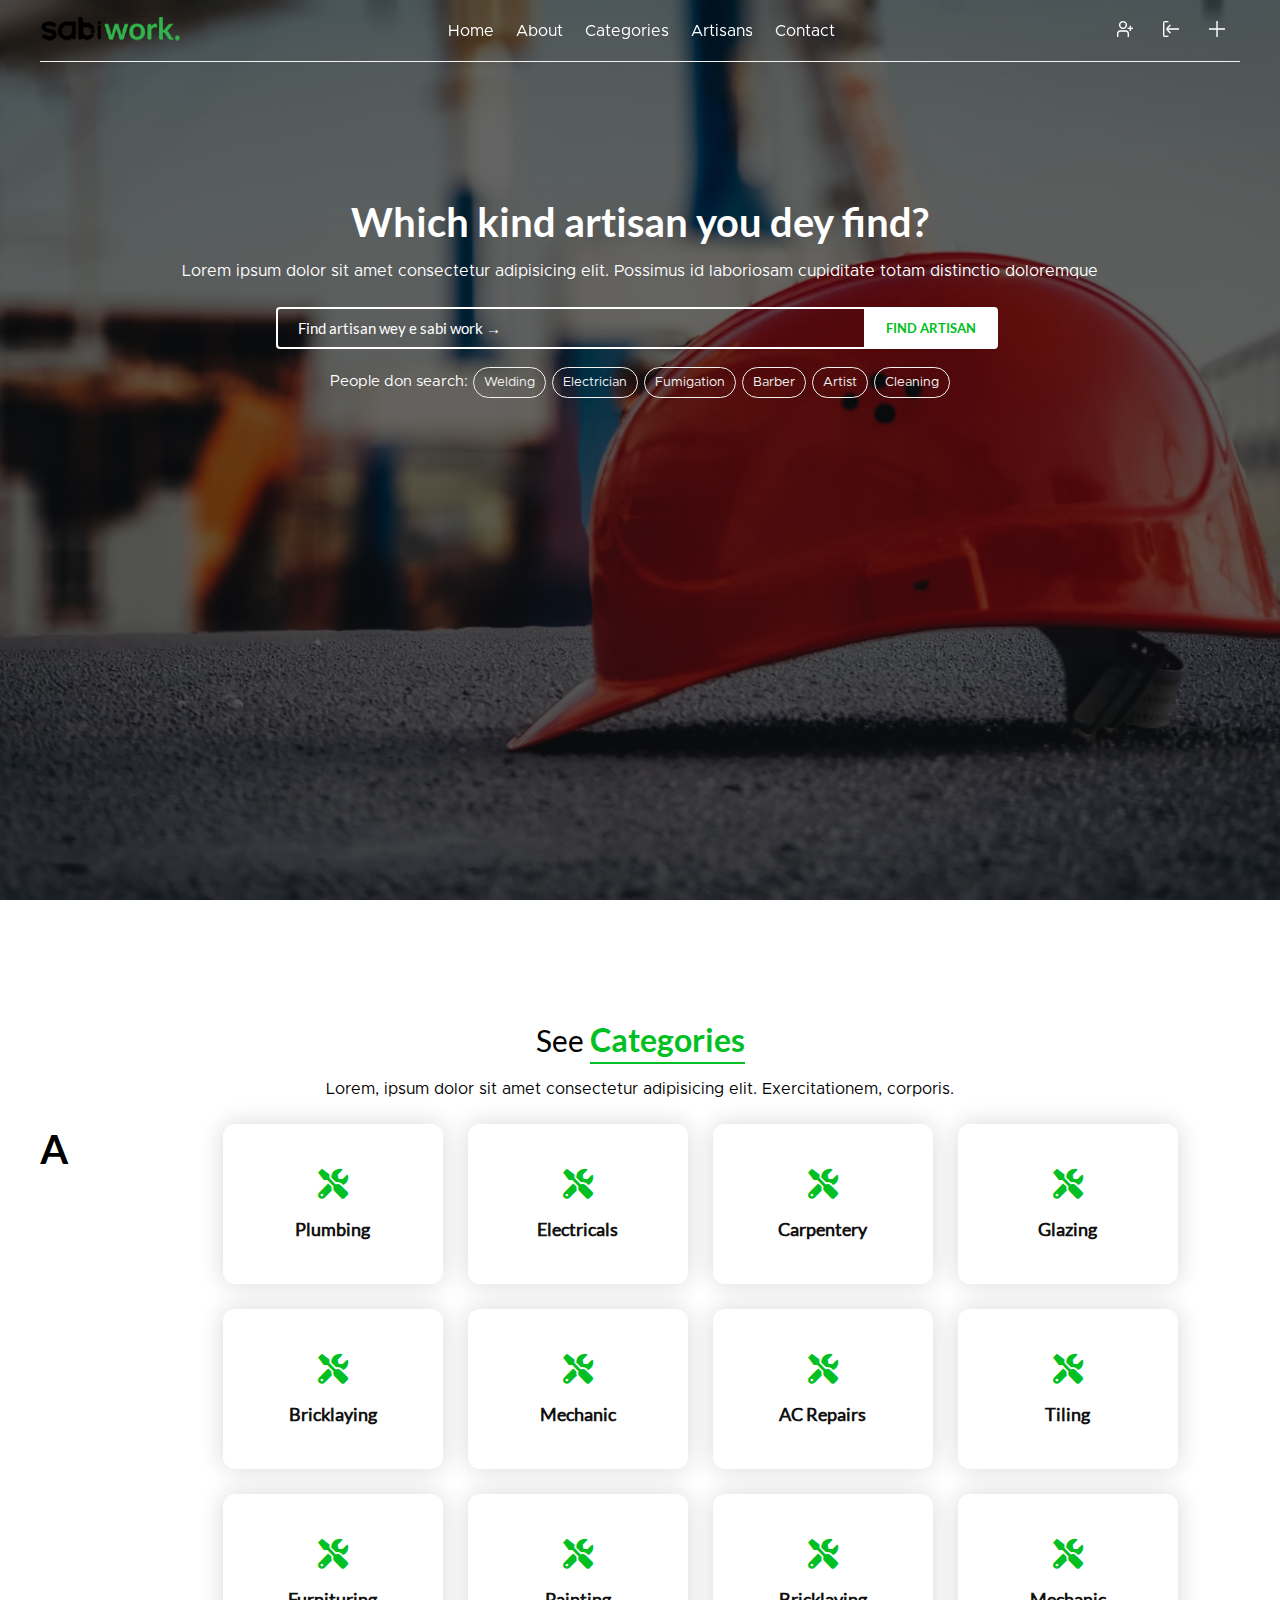
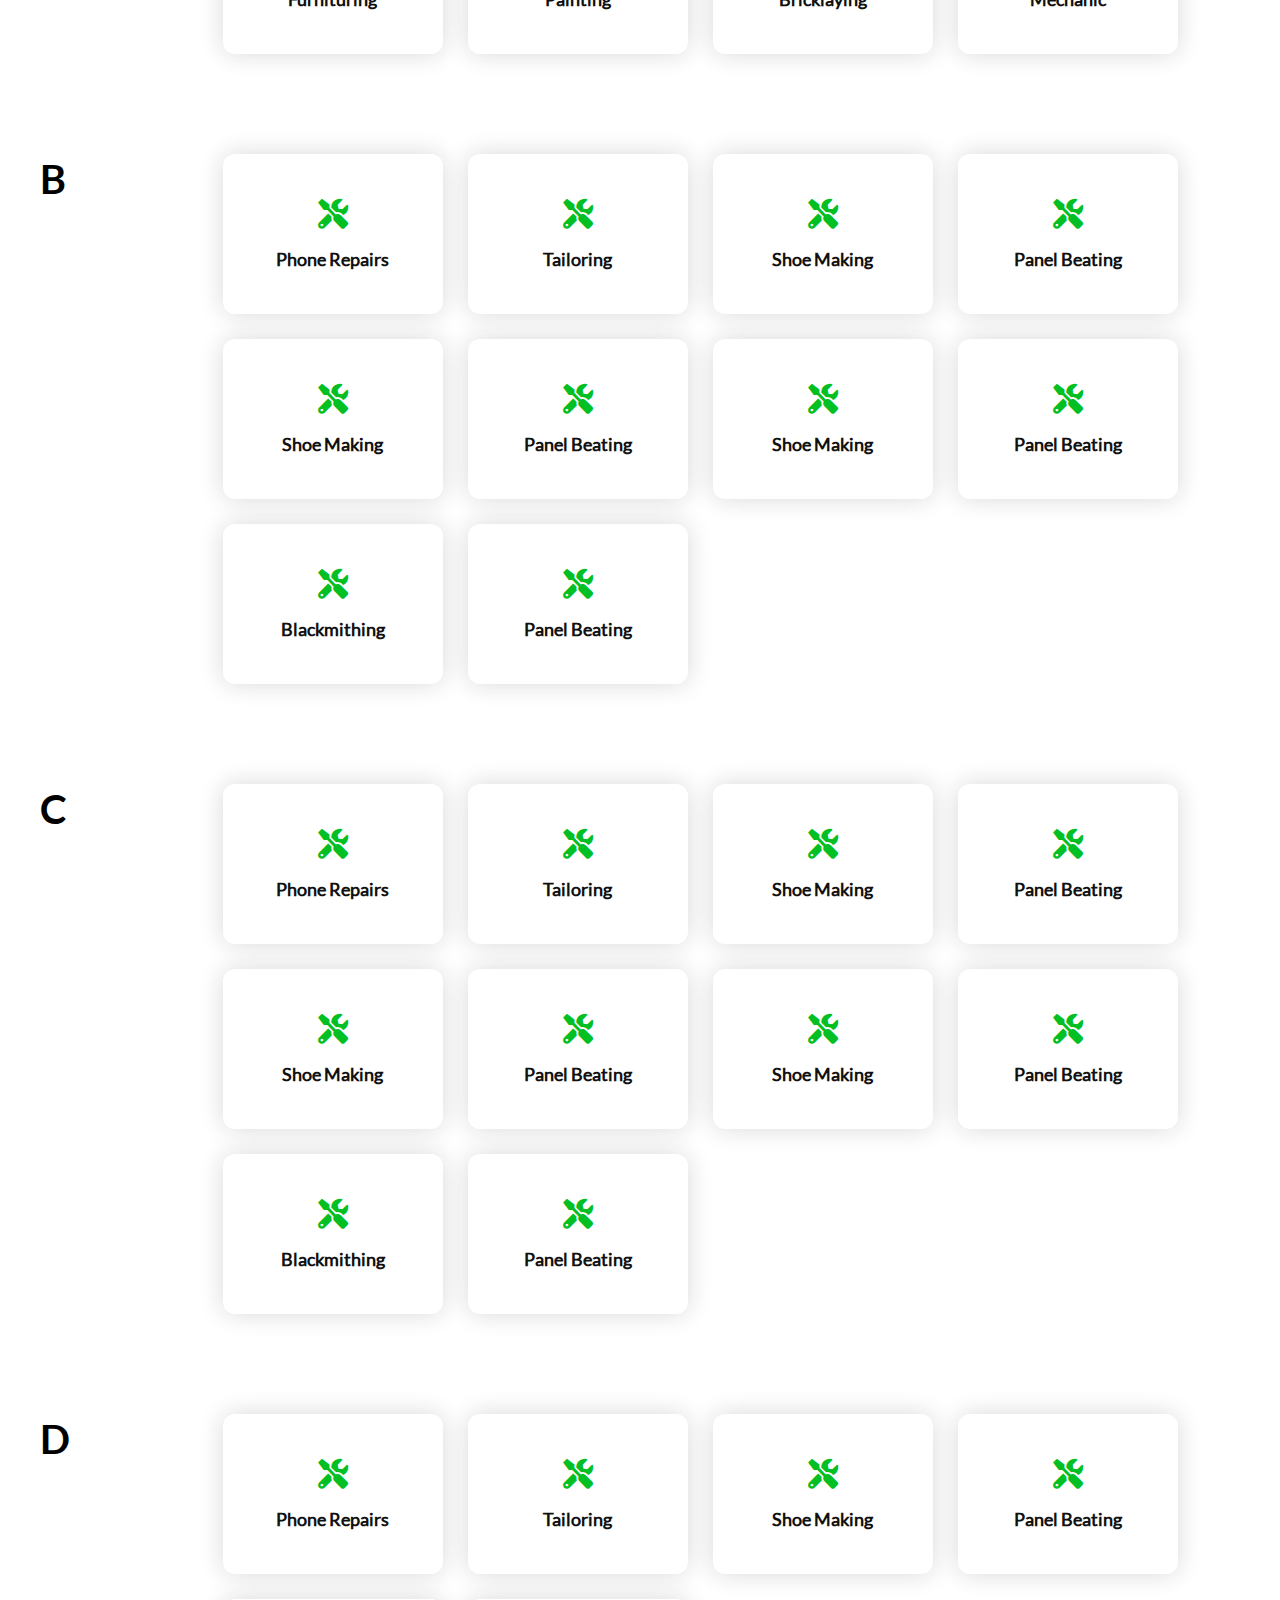
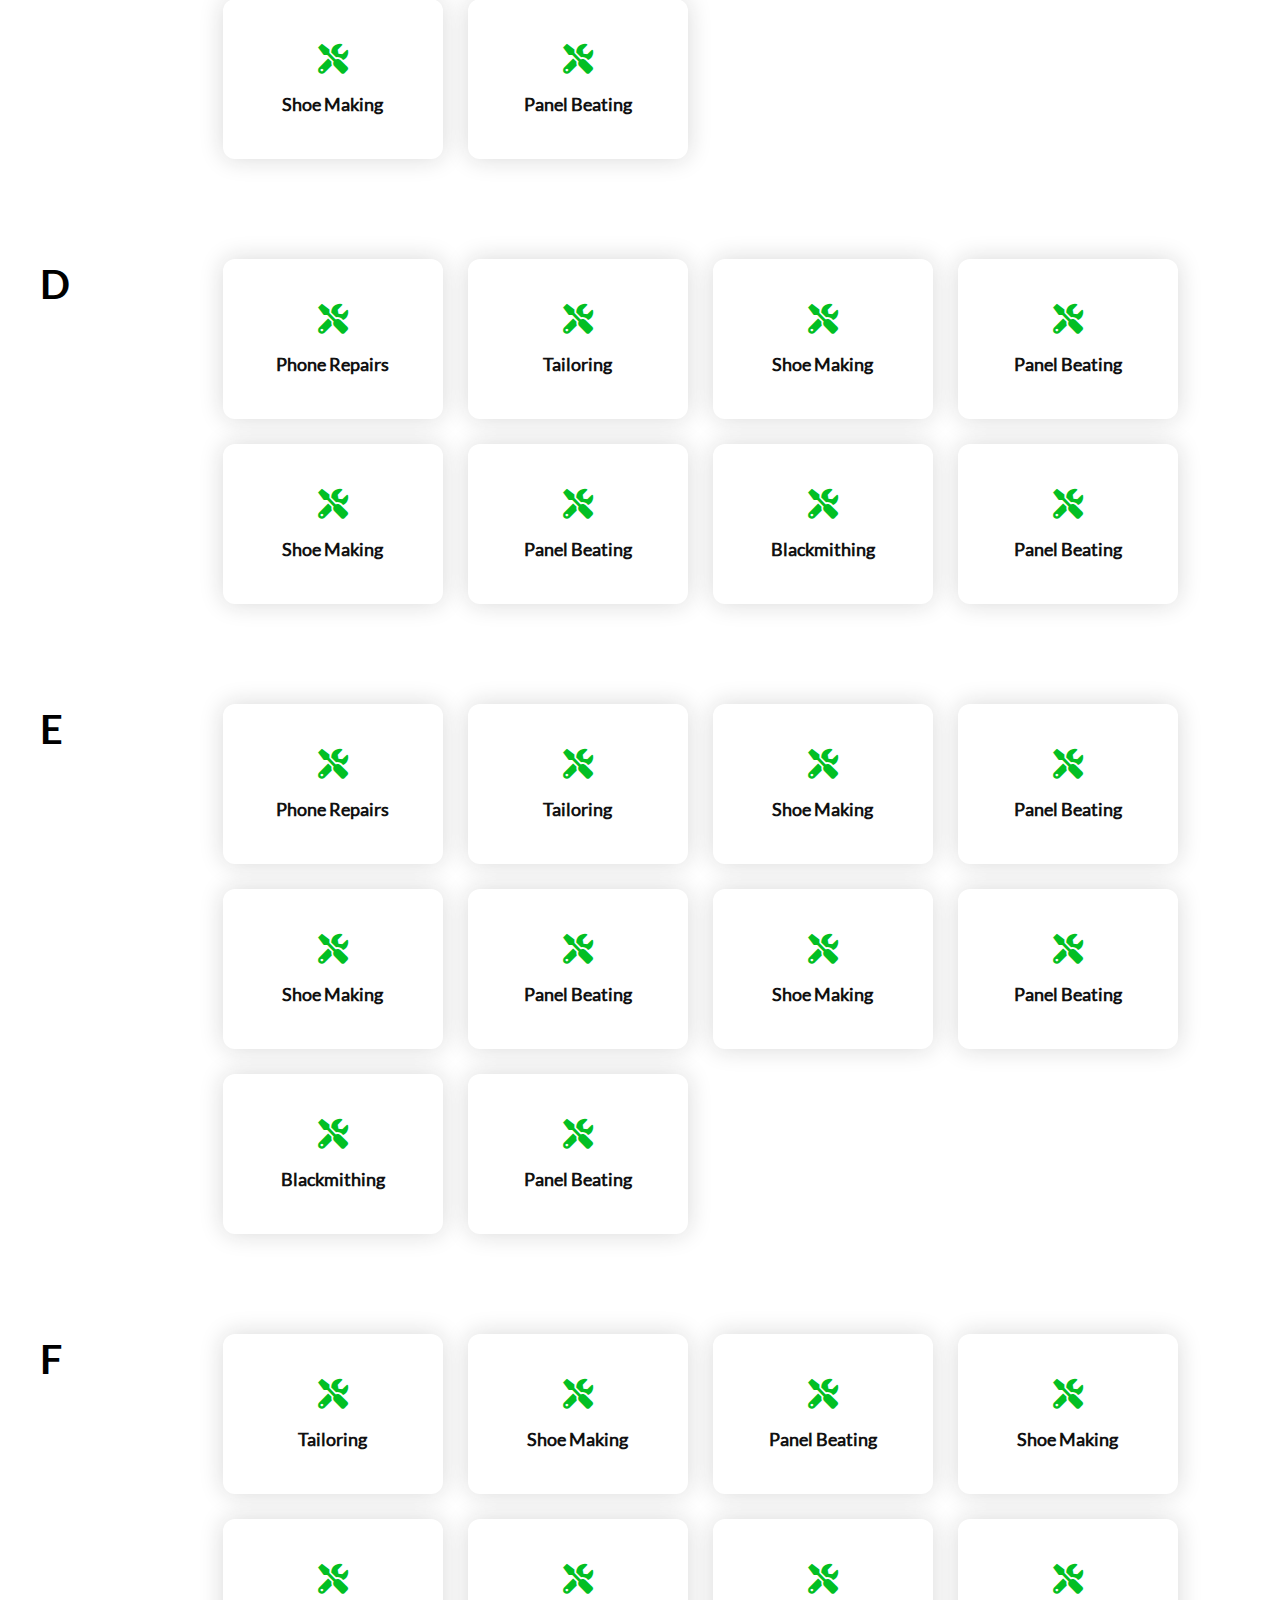
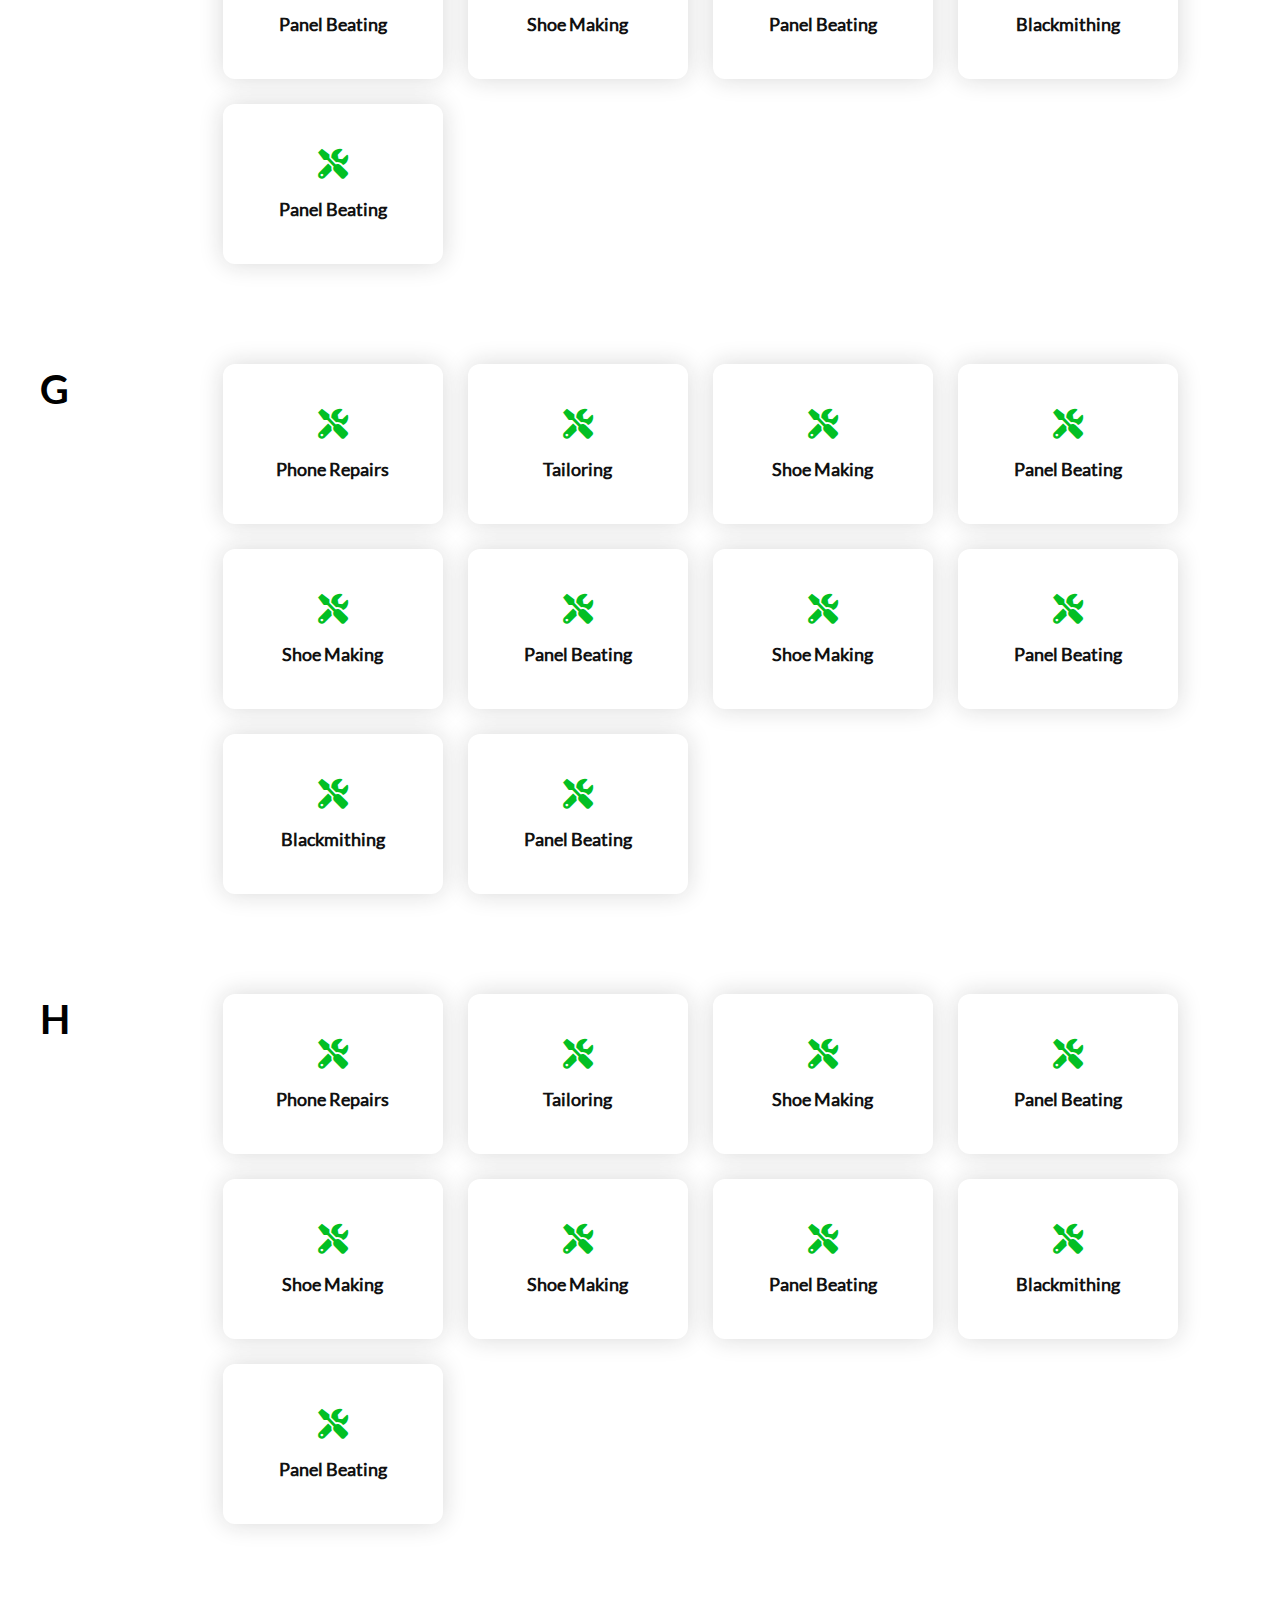
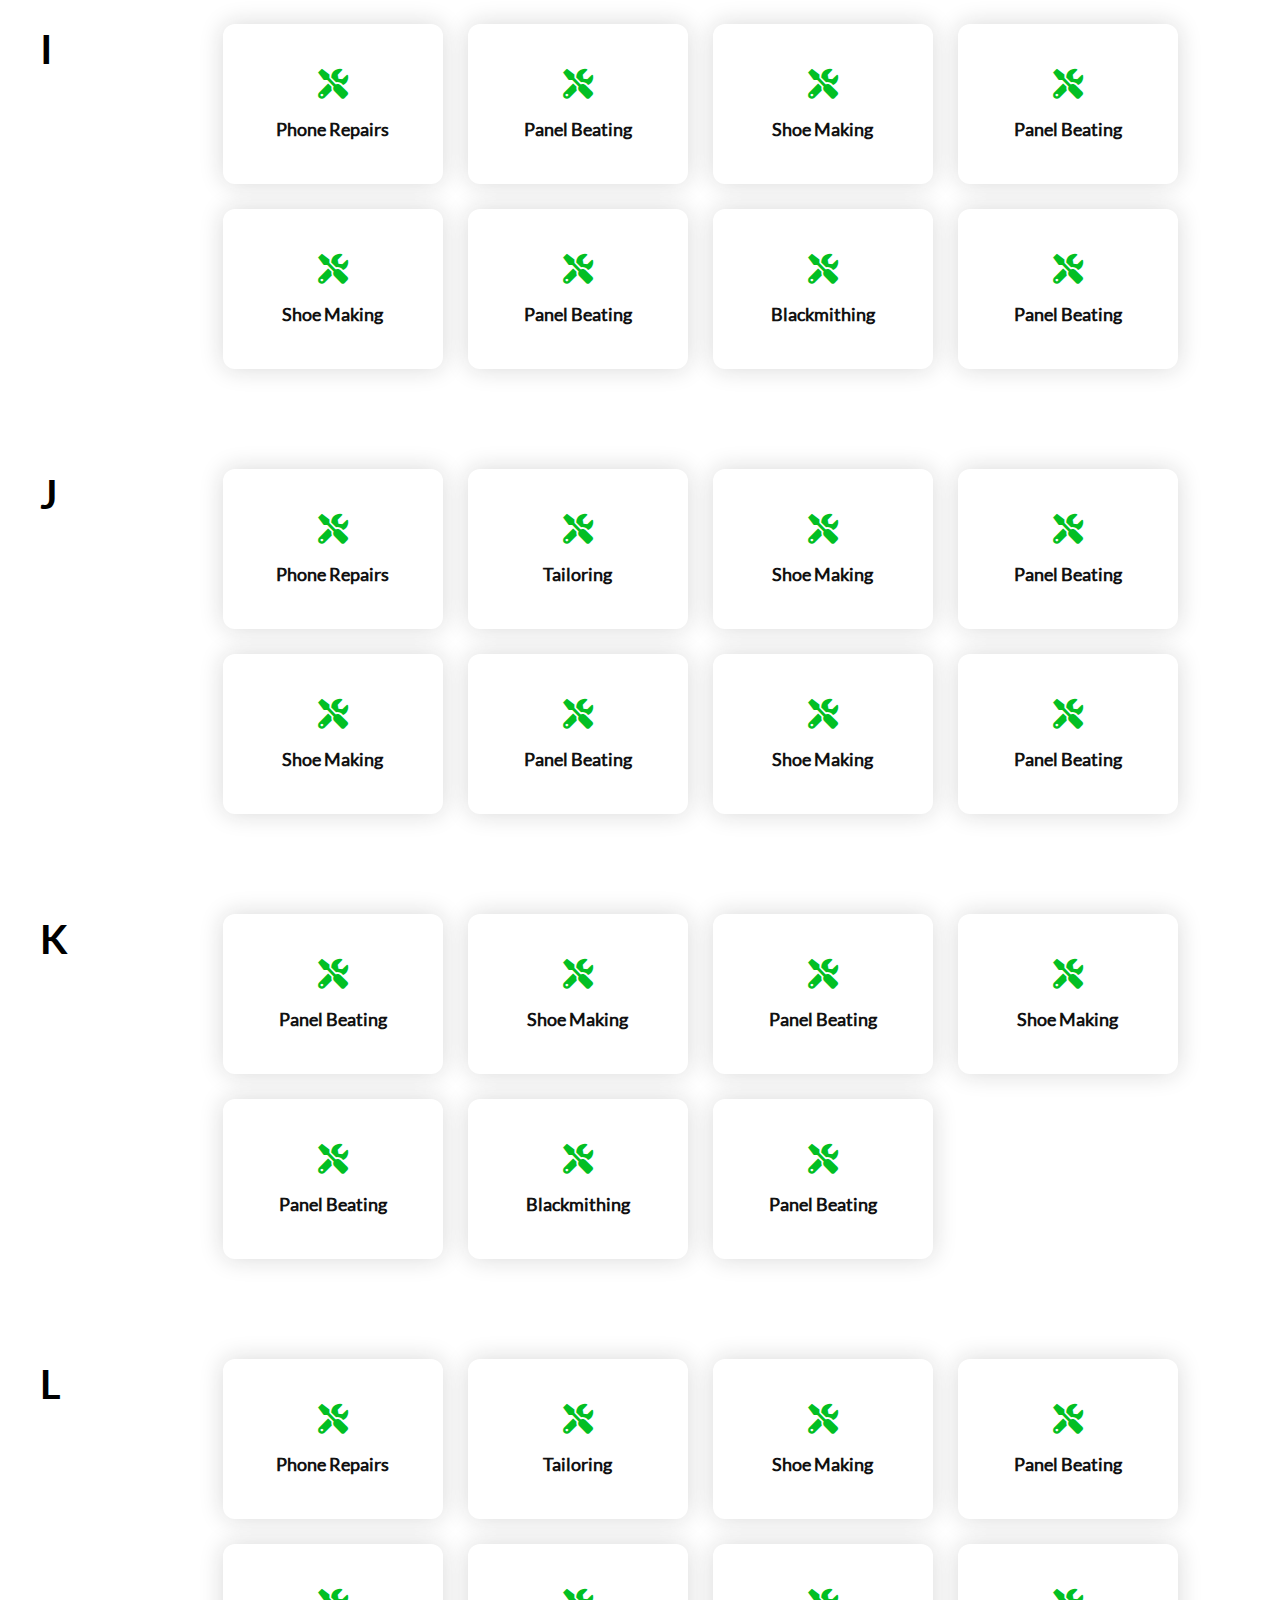
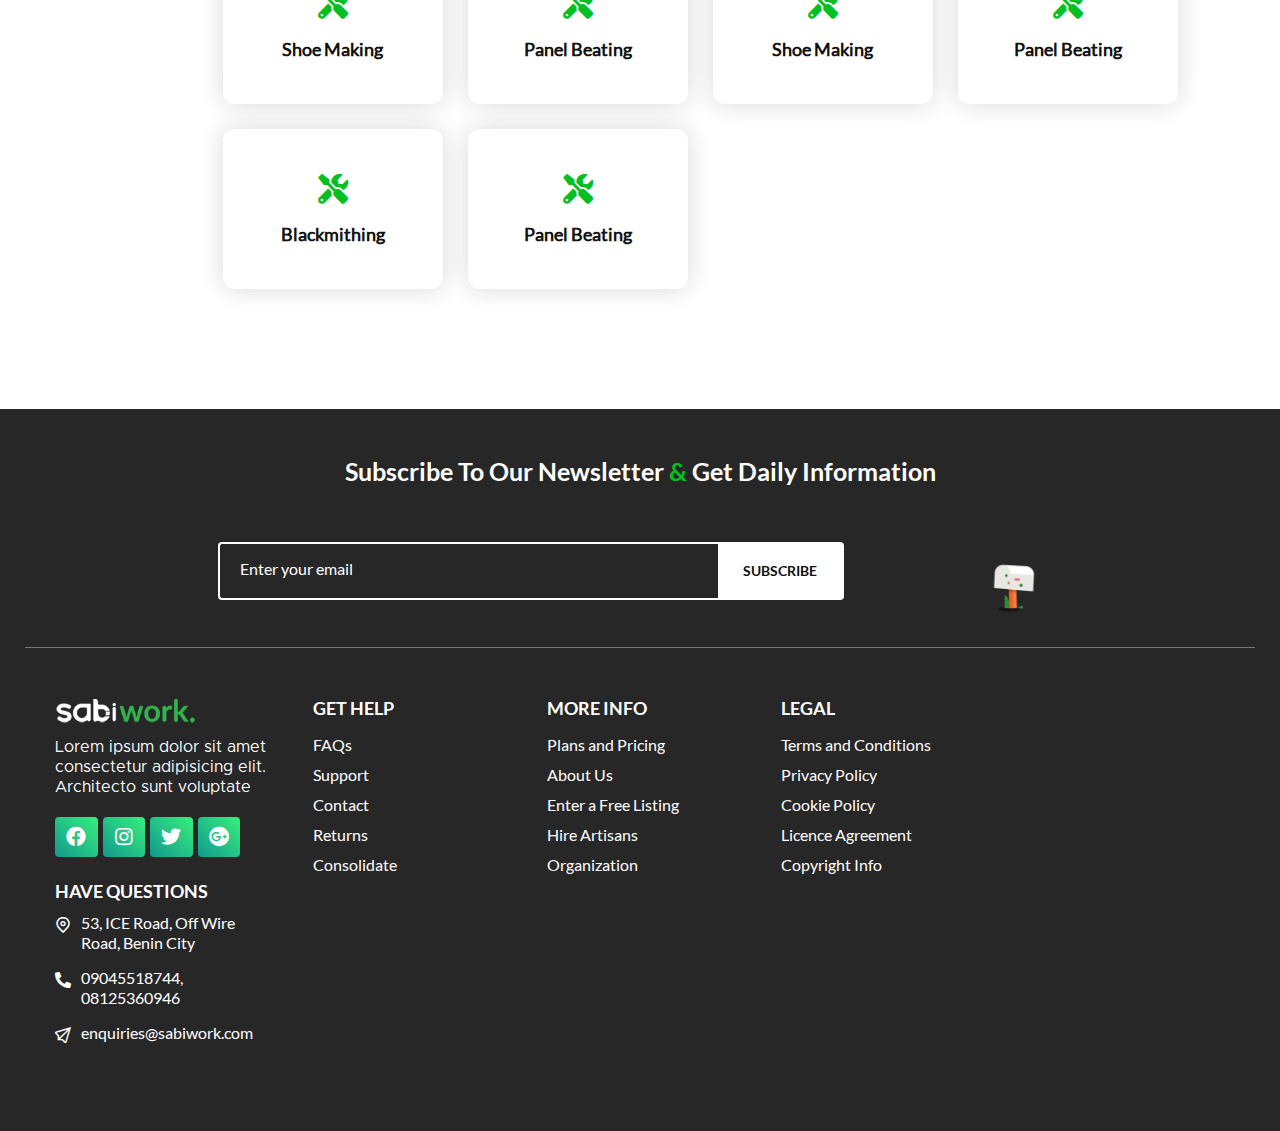
<file: categories.html>
<!DOCTYPE html>
<html lang="en">

<head>
	<meta charset="UTF-8">
	<meta http-equiv="X-UA-Compatible" content="IE=edge">
	<meta name="viewport" content="width=device-width, initial-scale=1.0">
	<title>SabiWork | Categories</title>
	<link rel="stylesheet" href="plugins/flaticons/css/uicons-regular-straight.css">
	<link rel="stylesheet" href="plugins/font-awesome/css/all.min.css">
	<link rel="stylesheet" href="fonts/lato-webfont/style.css">
	<link rel="stylesheet" href="fonts/metropolis-webfont/style.css">
	<link rel="stylesheet" href="plugins/flickity-docs/flickity-docs/flickity.min.css">
	<link rel="stylesheet" href="css/styles.css">
	<link rel="stylesheet" href="css/responsive.css">

	<style>
		
		.nav-group ul li a {
			color: #fff !important;
		}

		.end-tabs .navicon-link i {
			color: #fff !important;
		}

		.nav-offset-alt {
			background-color: #fff !important;
			box-shadow: 0 5px 25px #11111115 !important;
			transition: box-shadow 200ms ease-in-out !important;
		}

		.nav-offset-alt .nav-group ul li a,
		.nav-offset-alt .end-tabs .navicon-link i {
			color: #111111 !important;
		}
	</style>
</head>

<body>
	<div id="preloader"></div>

	<header class="container nav-container">
		<div class="menu-btn">
			<span class="menu-toggler"></span>
		</div>

		<nav class="navbar">
			<div class="logo">
				<a href="index.html">
					<img src="images/logo.png" alt="">
				</a>
			</div>

			<div class="nav-group">
				<ul class="menu-nav">
					<li class="nav-item">
						<a href="index.html" class="nav-link">Home</a>
					</li>

					<li class="nav-item">
						<a href="about.html" class="nav-link">About</a>
					</li>

					<li class="nav-item">
						<a href="categories.html" class="nav-link">Categories</a>
					</li>

					<li class="nav-item">
						<a href="artisans.html" class="nav-link">Artisans</a>
					</li>

					<li class="nav-item">
						<a href="contact.html" class="nav-link">Contact</a>
					</li>
				</ul>
			</div>

			<div class="end-tabs">
				<div class="nav-search navicon-link">
					<div class="search-field">
						<input type="text" placeholder="Search..." autocapitalize="on" autocomplete="on">
						<div class="search-icon">
							<a href="register.html#signup-form" title="Register"><i class="fi fi-rs-user-add"></i></a>
						</div>

						<div class="search-options">
							<div class="search-title">
								<small>Sort & filter all:</small>
							</div>
							<div class="search-list">
								<ul>
									<li><a href="#">Projects</a></li>
									<li><a href="#">Images</a></li>
									<li><a href="#">Prototypes</a></li>
									<li><a href="#">People</a></li>
									<li><a href="#">Moodboards</a></li>
								</ul>
							</div>
						</div>
					</div>
				</div>

				<div class="nav-user navicon-link">
					<a href="register.html" title="Login"><i class="fi fi-rs-sign-in"></i></a>
				</div>

				<div class="nav-class navicon-link">
					<i class="fi fi-rs-plus"></i>
				</div>
			</div>
		</nav>
	</header>

	<section class="category-banner" style="margin-top: 0px;">
		<div class="banner-info">
			<div class="info-area">
				<h1>Which kind artisan you dey find?</h1>
				<p>
					Lorem ipsum dolor sit amet consectetur adipisicing elit. Possimus id laboriosam cupiditate
					totam distinctio doloremque
				</p>

				<div class="banner-searcher">
					<input type="text" id="banner-search" placeholder="Find artisan wey e sabi work &rarr;">
					<a href="#"><button type="submit" class="banner-searcher">Find Artisan</button></a>
				</div>

				<div class="search-tips">
					<span>People don search:</span>
					<a href="#">Welding</a>
					<a href="#">Electrician</a>
					<a href="#">Fumigation</a>
					<a href="#">Barber</a>
					<a href="#">Artist</a>
					<a href="#">Cleaning</a>
				</div>
			</div>
		</div>
	</section>


	<section class="container category-section" style="margin-top: 120px;">
		<div class="section-title">
			<h1>See <strong>Categories</strong></h1>
			<p class="sub-title">Lorem, ipsum dolor sit amet consectetur adipisicing elit. Exercitationem, corporis.</p>
		</div>
		<div class="categories">
			<div class="category-group category-a">
				<div class="category-anchor">
					<h1>A</h1>
				</div>
				<div class="category-items">
					<a href="#" class="single-category">
						<div class="category-item">
							<i class="fa fa-tools"></i>
							<b>Plumbing</b>
						</div>
					</a>
		
					<a href="#" class="single-category">
						<div class="category-item">
							<i class="fa fa-tools"></i>
							<b>Electricals</b>
						</div>
					</a>
		
					<a href="#" class="single-category">
						<div class="category-item">
							<i class="fa fa-tools"></i>
							<b>Carpentery</b>
						</div>
					</a>
		
					<a href="#" class="single-category">
						<div class="category-item">
							<i class="fa fa-tools"></i>
							<b>Glazing</b>
						</div>
					</a>
		
					<a href="#" class="single-category">
						<div class="category-item">
							<i class="fa fa-tools"></i>
							<b>Bricklaying</b>
						</div>
					</a>
		
					<a href="#" class="single-category">
						<div class="category-item">
							<i class="fa fa-tools"></i>
							<b>Mechanic</b>
						</div>
					</a>
		
					<a href="#" class="single-category">
						<div class="category-item">
							<i class="fa fa-tools"></i>
							<b>AC Repairs</b>
						</div>
					</a>
		
					<a href="#" class="single-category">
						<div class="category-item">
							<i class="fa fa-tools"></i>
							<b>Tiling</b>
						</div>
					</a>
		
					<a href="#" class="single-category">
						<div class="category-item">
							<i class="fa fa-tools"></i>
							<b>Furnituring</b>
						</div>
					</a>
		
					<a href="#" class="single-category">
						<div class="category-item">
							<i class="fa fa-tools"></i>
							<b>Painting</b>
						</div>
					</a>

					<a href="#" class="single-category">
						<div class="category-item">
							<i class="fa fa-tools"></i>
							<b>Bricklaying</b>
						</div>
					</a>
		
					<a href="#" class="single-category">
						<div class="category-item">
							<i class="fa fa-tools"></i>
							<b>Mechanic</b>
						</div>
					</a>
				</div>
			</div>

			<div class="category-group category-b">
				<div class="category-anchor">
					<h1>B</h1>
				</div>
				<div class="category-items">
					<a href="#" class="single-category">
						<div class="category-item">
							<i class="fa fa-tools"></i>
							<b>Phone Repairs</b>
						</div>
					</a>
		
					<a href="#" class="single-category">
						<div class="category-item">
							<i class="fa fa-tools"></i>
							<b>Tailoring</b>
						</div>
					</a>
		
					<a href="#" class="single-category">
						<div class="category-item">
							<i class="fa fa-tools"></i>
							<b>Shoe Making</b>
						</div>
					</a>
		
					<a href="#" class="single-category">
						<div class="category-item">
							<i class="fa fa-tools"></i>
							<b>Panel Beating</b>
						</div>
					</a>

					<a href="#" class="single-category">
						<div class="category-item">
							<i class="fa fa-tools"></i>
							<b>Shoe Making</b>
						</div>
					</a>
		
					<a href="#" class="single-category">
						<div class="category-item">
							<i class="fa fa-tools"></i>
							<b>Panel Beating</b>
						</div>
					</a>

					<a href="#" class="single-category">
						<div class="category-item">
							<i class="fa fa-tools"></i>
							<b>Shoe Making</b>
						</div>
					</a>
		
					<a href="#" class="single-category">
						<div class="category-item">
							<i class="fa fa-tools"></i>
							<b>Panel Beating</b>
						</div>
					</a>
		
					<a href="#" class="single-category">
						<div class="category-item">
							<i class="fa fa-tools"></i>
							<b>Blackmithing</b>
						</div>
					</a>

					<a href="#" class="single-category">
						<div class="category-item">
							<i class="fa fa-tools"></i>
							<b>Panel Beating</b>
						</div>
					</a>
				</div>
			</div>

			<div class="category-group category-b">
				<div class="category-anchor">
					<h1>C</h1>
				</div>
				<div class="category-items">
					<a href="#" class="single-category">
						<div class="category-item">
							<i class="fa fa-tools"></i>
							<b>Phone Repairs</b>
						</div>
					</a>
		
					<a href="#" class="single-category">
						<div class="category-item">
							<i class="fa fa-tools"></i>
							<b>Tailoring</b>
						</div>
					</a>
		
					<a href="#" class="single-category">
						<div class="category-item">
							<i class="fa fa-tools"></i>
							<b>Shoe Making</b>
						</div>
					</a>
		
					<a href="#" class="single-category">
						<div class="category-item">
							<i class="fa fa-tools"></i>
							<b>Panel Beating</b>
						</div>
					</a>

					<a href="#" class="single-category">
						<div class="category-item">
							<i class="fa fa-tools"></i>
							<b>Shoe Making</b>
						</div>
					</a>
		
					<a href="#" class="single-category">
						<div class="category-item">
							<i class="fa fa-tools"></i>
							<b>Panel Beating</b>
						</div>
					</a>

					<a href="#" class="single-category">
						<div class="category-item">
							<i class="fa fa-tools"></i>
							<b>Shoe Making</b>
						</div>
					</a>
		
					<a href="#" class="single-category">
						<div class="category-item">
							<i class="fa fa-tools"></i>
							<b>Panel Beating</b>
						</div>
					</a>
		
					<a href="#" class="single-category">
						<div class="category-item">
							<i class="fa fa-tools"></i>
							<b>Blackmithing</b>
						</div>
					</a>

					<a href="#" class="single-category">
						<div class="category-item">
							<i class="fa fa-tools"></i>
							<b>Panel Beating</b>
						</div>
					</a>
				</div>
			</div>

			<div class="category-group category-b">
				<div class="category-anchor">
					<h1>D</h1>
				</div>
				<div class="category-items">
					<a href="#" class="single-category">
						<div class="category-item">
							<i class="fa fa-tools"></i>
							<b>Phone Repairs</b>
						</div>
					</a>
		
					<a href="#" class="single-category">
						<div class="category-item">
							<i class="fa fa-tools"></i>
							<b>Tailoring</b>
						</div>
					</a>
		
					<a href="#" class="single-category">
						<div class="category-item">
							<i class="fa fa-tools"></i>
							<b>Shoe Making</b>
						</div>
					</a>
		
					<a href="#" class="single-category">
						<div class="category-item">
							<i class="fa fa-tools"></i>
							<b>Panel Beating</b>
						</div>
					</a>

					<a href="#" class="single-category">
						<div class="category-item">
							<i class="fa fa-tools"></i>
							<b>Shoe Making</b>
						</div>
					</a>
		
					<a href="#" class="single-category">
						<div class="category-item">
							<i class="fa fa-tools"></i>
							<b>Panel Beating</b>
						</div>
					</a>
				</div>
			</div>

			<div class="category-group category-b">
				<div class="category-anchor">
					<h1>D</h1>
				</div>
				<div class="category-items">
					<a href="#" class="single-category">
						<div class="category-item">
							<i class="fa fa-tools"></i>
							<b>Phone Repairs</b>
						</div>
					</a>
		
					<a href="#" class="single-category">
						<div class="category-item">
							<i class="fa fa-tools"></i>
							<b>Tailoring</b>
						</div>
					</a>
		
					<a href="#" class="single-category">
						<div class="category-item">
							<i class="fa fa-tools"></i>
							<b>Shoe Making</b>
						</div>
					</a>
		
					<a href="#" class="single-category">
						<div class="category-item">
							<i class="fa fa-tools"></i>
							<b>Panel Beating</b>
						</div>
					</a>

					<a href="#" class="single-category">
						<div class="category-item">
							<i class="fa fa-tools"></i>
							<b>Shoe Making</b>
						</div>
					</a>
		
					<a href="#" class="single-category">
						<div class="category-item">
							<i class="fa fa-tools"></i>
							<b>Panel Beating</b>
						</div>
					</a>
		
					<a href="#" class="single-category">
						<div class="category-item">
							<i class="fa fa-tools"></i>
							<b>Blackmithing</b>
						</div>
					</a>

					<a href="#" class="single-category">
						<div class="category-item">
							<i class="fa fa-tools"></i>
							<b>Panel Beating</b>
						</div>
					</a>
				</div>
			</div>

			<div class="category-group category-b">
				<div class="category-anchor">
					<h1>E</h1>
				</div>
				<div class="category-items">
					<a href="#" class="single-category">
						<div class="category-item">
							<i class="fa fa-tools"></i>
							<b>Phone Repairs</b>
						</div>
					</a>
		
					<a href="#" class="single-category">
						<div class="category-item">
							<i class="fa fa-tools"></i>
							<b>Tailoring</b>
						</div>
					</a>
		
					<a href="#" class="single-category">
						<div class="category-item">
							<i class="fa fa-tools"></i>
							<b>Shoe Making</b>
						</div>
					</a>
		
					<a href="#" class="single-category">
						<div class="category-item">
							<i class="fa fa-tools"></i>
							<b>Panel Beating</b>
						</div>
					</a>

					<a href="#" class="single-category">
						<div class="category-item">
							<i class="fa fa-tools"></i>
							<b>Shoe Making</b>
						</div>
					</a>
		
					<a href="#" class="single-category">
						<div class="category-item">
							<i class="fa fa-tools"></i>
							<b>Panel Beating</b>
						</div>
					</a>

					<a href="#" class="single-category">
						<div class="category-item">
							<i class="fa fa-tools"></i>
							<b>Shoe Making</b>
						</div>
					</a>
		
					<a href="#" class="single-category">
						<div class="category-item">
							<i class="fa fa-tools"></i>
							<b>Panel Beating</b>
						</div>
					</a>
		
					<a href="#" class="single-category">
						<div class="category-item">
							<i class="fa fa-tools"></i>
							<b>Blackmithing</b>
						</div>
					</a>

					<a href="#" class="single-category">
						<div class="category-item">
							<i class="fa fa-tools"></i>
							<b>Panel Beating</b>
						</div>
					</a>
				</div>
			</div>

			<div class="category-group category-b">
				<div class="category-anchor">
					<h1>F</h1>
				</div>
				<div class="category-items">
					<a href="#" class="single-category">
						<div class="category-item">
							<i class="fa fa-tools"></i>
							<b>Tailoring</b>
						</div>
					</a>
		
					<a href="#" class="single-category">
						<div class="category-item">
							<i class="fa fa-tools"></i>
							<b>Shoe Making</b>
						</div>
					</a>
		
					<a href="#" class="single-category">
						<div class="category-item">
							<i class="fa fa-tools"></i>
							<b>Panel Beating</b>
						</div>
					</a>

					<a href="#" class="single-category">
						<div class="category-item">
							<i class="fa fa-tools"></i>
							<b>Shoe Making</b>
						</div>
					</a>
		
					<a href="#" class="single-category">
						<div class="category-item">
							<i class="fa fa-tools"></i>
							<b>Panel Beating</b>
						</div>
					</a>

					<a href="#" class="single-category">
						<div class="category-item">
							<i class="fa fa-tools"></i>
							<b>Shoe Making</b>
						</div>
					</a>
		
					<a href="#" class="single-category">
						<div class="category-item">
							<i class="fa fa-tools"></i>
							<b>Panel Beating</b>
						</div>
					</a>
		
					<a href="#" class="single-category">
						<div class="category-item">
							<i class="fa fa-tools"></i>
							<b>Blackmithing</b>
						</div>
					</a>

					<a href="#" class="single-category">
						<div class="category-item">
							<i class="fa fa-tools"></i>
							<b>Panel Beating</b>
						</div>
					</a>
				</div>
			</div>

			<div class="category-group category-b">
				<div class="category-anchor">
					<h1>G</h1>
				</div>
				<div class="category-items">
					<a href="#" class="single-category">
						<div class="category-item">
							<i class="fa fa-tools"></i>
							<b>Phone Repairs</b>
						</div>
					</a>
		
					<a href="#" class="single-category">
						<div class="category-item">
							<i class="fa fa-tools"></i>
							<b>Tailoring</b>
						</div>
					</a>
		
					<a href="#" class="single-category">
						<div class="category-item">
							<i class="fa fa-tools"></i>
							<b>Shoe Making</b>
						</div>
					</a>
		
					<a href="#" class="single-category">
						<div class="category-item">
							<i class="fa fa-tools"></i>
							<b>Panel Beating</b>
						</div>
					</a>

					<a href="#" class="single-category">
						<div class="category-item">
							<i class="fa fa-tools"></i>
							<b>Shoe Making</b>
						</div>
					</a>
		
					<a href="#" class="single-category">
						<div class="category-item">
							<i class="fa fa-tools"></i>
							<b>Panel Beating</b>
						</div>
					</a>

					<a href="#" class="single-category">
						<div class="category-item">
							<i class="fa fa-tools"></i>
							<b>Shoe Making</b>
						</div>
					</a>
		
					<a href="#" class="single-category">
						<div class="category-item">
							<i class="fa fa-tools"></i>
							<b>Panel Beating</b>
						</div>
					</a>
		
					<a href="#" class="single-category">
						<div class="category-item">
							<i class="fa fa-tools"></i>
							<b>Blackmithing</b>
						</div>
					</a>

					<a href="#" class="single-category">
						<div class="category-item">
							<i class="fa fa-tools"></i>
							<b>Panel Beating</b>
						</div>
					</a>
				</div>
			</div>

			<div class="category-group category-b">
				<div class="category-anchor">
					<h1>H</h1>
				</div>
				<div class="category-items">
					<a href="#" class="single-category">
						<div class="category-item">
							<i class="fa fa-tools"></i>
							<b>Phone Repairs</b>
						</div>
					</a>
		
					<a href="#" class="single-category">
						<div class="category-item">
							<i class="fa fa-tools"></i>
							<b>Tailoring</b>
						</div>
					</a>
		
					<a href="#" class="single-category">
						<div class="category-item">
							<i class="fa fa-tools"></i>
							<b>Shoe Making</b>
						</div>
					</a>
		
					<a href="#" class="single-category">
						<div class="category-item">
							<i class="fa fa-tools"></i>
							<b>Panel Beating</b>
						</div>
					</a>

					<a href="#" class="single-category">
						<div class="category-item">
							<i class="fa fa-tools"></i>
							<b>Shoe Making</b>
						</div>
					</a>
		

					<a href="#" class="single-category">
						<div class="category-item">
							<i class="fa fa-tools"></i>
							<b>Shoe Making</b>
						</div>
					</a>
		
					<a href="#" class="single-category">
						<div class="category-item">
							<i class="fa fa-tools"></i>
							<b>Panel Beating</b>
						</div>
					</a>
		
					<a href="#" class="single-category">
						<div class="category-item">
							<i class="fa fa-tools"></i>
							<b>Blackmithing</b>
						</div>
					</a>

					<a href="#" class="single-category">
						<div class="category-item">
							<i class="fa fa-tools"></i>
							<b>Panel Beating</b>
						</div>
					</a>
				</div>
			</div>

			<div class="category-group category-b">
				<div class="category-anchor">
					<h1>I</h1>
				</div>
				<div class="category-items">
					<a href="#" class="single-category">
						<div class="category-item">
							<i class="fa fa-tools"></i>
							<b>Phone Repairs</b>
						</div>
					</a>
		
					<a href="#" class="single-category">
						<div class="category-item">
							<i class="fa fa-tools"></i>
							<b>Panel Beating</b>
						</div>
					</a>

					<a href="#" class="single-category">
						<div class="category-item">
							<i class="fa fa-tools"></i>
							<b>Shoe Making</b>
						</div>
					</a>
		
					<a href="#" class="single-category">
						<div class="category-item">
							<i class="fa fa-tools"></i>
							<b>Panel Beating</b>
						</div>
					</a>

					<a href="#" class="single-category">
						<div class="category-item">
							<i class="fa fa-tools"></i>
							<b>Shoe Making</b>
						</div>
					</a>
		
					<a href="#" class="single-category">
						<div class="category-item">
							<i class="fa fa-tools"></i>
							<b>Panel Beating</b>
						</div>
					</a>
		
					<a href="#" class="single-category">
						<div class="category-item">
							<i class="fa fa-tools"></i>
							<b>Blackmithing</b>
						</div>
					</a>

					<a href="#" class="single-category">
						<div class="category-item">
							<i class="fa fa-tools"></i>
							<b>Panel Beating</b>
						</div>
					</a>
				</div>
			</div>

			<div class="category-group category-b">
				<div class="category-anchor">
					<h1>J</h1>
				</div>
				<div class="category-items">
					<a href="#" class="single-category">
						<div class="category-item">
							<i class="fa fa-tools"></i>
							<b>Phone Repairs</b>
						</div>
					</a>
		
					<a href="#" class="single-category">
						<div class="category-item">
							<i class="fa fa-tools"></i>
							<b>Tailoring</b>
						</div>
					</a>
		
					<a href="#" class="single-category">
						<div class="category-item">
							<i class="fa fa-tools"></i>
							<b>Shoe Making</b>
						</div>
					</a>
		
					<a href="#" class="single-category">
						<div class="category-item">
							<i class="fa fa-tools"></i>
							<b>Panel Beating</b>
						</div>
					</a>

					<a href="#" class="single-category">
						<div class="category-item">
							<i class="fa fa-tools"></i>
							<b>Shoe Making</b>
						</div>
					</a>
		
					<a href="#" class="single-category">
						<div class="category-item">
							<i class="fa fa-tools"></i>
							<b>Panel Beating</b>
						</div>
					</a>

					<a href="#" class="single-category">
						<div class="category-item">
							<i class="fa fa-tools"></i>
							<b>Shoe Making</b>
						</div>
					</a>

					<a href="#" class="single-category">
						<div class="category-item">
							<i class="fa fa-tools"></i>
							<b>Panel Beating</b>
						</div>
					</a>
				</div>
			</div>

			<div class="category-group category-b">
				<div class="category-anchor">
					<h1>K</h1>
				</div>
				<div class="category-items">
					<a href="#" class="single-category">
						<div class="category-item">
							<i class="fa fa-tools"></i>
							<b>Panel Beating</b>
						</div>
					</a>

					<a href="#" class="single-category">
						<div class="category-item">
							<i class="fa fa-tools"></i>
							<b>Shoe Making</b>
						</div>
					</a>
		
					<a href="#" class="single-category">
						<div class="category-item">
							<i class="fa fa-tools"></i>
							<b>Panel Beating</b>
						</div>
					</a>

					<a href="#" class="single-category">
						<div class="category-item">
							<i class="fa fa-tools"></i>
							<b>Shoe Making</b>
						</div>
					</a>
		
					<a href="#" class="single-category">
						<div class="category-item">
							<i class="fa fa-tools"></i>
							<b>Panel Beating</b>
						</div>
					</a>
		
					<a href="#" class="single-category">
						<div class="category-item">
							<i class="fa fa-tools"></i>
							<b>Blackmithing</b>
						</div>
					</a>

					<a href="#" class="single-category">
						<div class="category-item">
							<i class="fa fa-tools"></i>
							<b>Panel Beating</b>
						</div>
					</a>
				</div>
			</div>

			<div class="category-group category-b">
				<div class="category-anchor">
					<h1>L</h1>
				</div>
				<div class="category-items">
					<a href="#" class="single-category">
						<div class="category-item">
							<i class="fa fa-tools"></i>
							<b>Phone Repairs</b>
						</div>
					</a>
		
					<a href="#" class="single-category">
						<div class="category-item">
							<i class="fa fa-tools"></i>
							<b>Tailoring</b>
						</div>
					</a>
		
					<a href="#" class="single-category">
						<div class="category-item">
							<i class="fa fa-tools"></i>
							<b>Shoe Making</b>
						</div>
					</a>
		
					<a href="#" class="single-category">
						<div class="category-item">
							<i class="fa fa-tools"></i>
							<b>Panel Beating</b>
						</div>
					</a>

					<a href="#" class="single-category">
						<div class="category-item">
							<i class="fa fa-tools"></i>
							<b>Shoe Making</b>
						</div>
					</a>
		
					<a href="#" class="single-category">
						<div class="category-item">
							<i class="fa fa-tools"></i>
							<b>Panel Beating</b>
						</div>
					</a>

					<a href="#" class="single-category">
						<div class="category-item">
							<i class="fa fa-tools"></i>
							<b>Shoe Making</b>
						</div>
					</a>
		
					<a href="#" class="single-category">
						<div class="category-item">
							<i class="fa fa-tools"></i>
							<b>Panel Beating</b>
						</div>
					</a>
		
					<a href="#" class="single-category">
						<div class="category-item">
							<i class="fa fa-tools"></i>
							<b>Blackmithing</b>
						</div>
					</a>

					<a href="#" class="single-category">
						<div class="category-item">
							<i class="fa fa-tools"></i>
							<b>Panel Beating</b>
						</div>
					</a>
				</div>
			</div>
		</div>
	</section>

	<section class="page-bottom">
		<div class="bottom-inner">
			<div class="newsletter-box">
				<div class="newsletter-cta">
					<h3>Subscribe to our newsletter <span>&amp;</span> Get daily information</h3>
				</div>
				<div class="newsletter-field">
					<div class="newsletter-input">
						<input type="email" name="" id="" placeholder="Enter your email">
						<a href="#" class="subscribe-btn">Subscribe</a>
					</div>

					<div class="newsletter-img">
						<img src="images/email-box.gif" alt="" height="150px">
					</div>
				</div>
			</div>

			<footer class="footer-wrapper">
				<div class="footer-inner">
					<div class="footer-col about-col" style="width: 20%;">
						<img src="images/logo-alt.png" alt="">
						<p class="about-text">
							Lorem ipsum dolor sit amet consectetur adipisicing elit.
							Architecto sunt voluptate
						</p>

						<div class="social-col">
							<div class="social-links">
								<a href="#"><i class="fab fa-facebook"></i></a>
								<a href="#"><i class="fab fa-instagram"></i></a>
								<a href="#"><i class="fab fa-twitter"></i></a>
								<a href="#"><i class="fab fa-google-plus"></i></a>
							</div>
						</div>
					</div>

					<div class="footer-col quick-links">
						<h4>Get Help</h4>
						<ul class="links">
							<li><a href="#">FAQs</a></li>
							<li><a href="#">Support</a></li>
							<li><a href="#">Contact</a></li>
							<li><a href="#">Returns</a></li>
							<li><a href="#">Consolidate</a></li>
						</ul>
					</div>

					<div class="footer-col quick-links">
						<h4>More Info</h4>
						<ul class="links">
							<li><a href="#">Plans and Pricing</a></li>
                            <li><a href="#">About Us</a></li>
                            <li><a href="#">Enter a Free Listing</a></li>
                            <li><a href="#">Hire Artisans</a></li>
                            <li><a href="#">Organization</a></li>
						</ul>
					</div>

					<div class="footer-col quick-links">
						<h4>Legal</h4>
						<ul class="links">
							<li><a href="#">Terms and Conditions</a></li>
							<li><a href="#">Privacy Policy</a></li>
							<li><a href="#">Cookie Policy</a></li>
							<li><a href="#">Licence Agreement</a></li>
							<li><a href="#">Copyright Info</a></li>
						</ul>
					</div>

					<div class="footer-col">
						<div class="contact-col">
							<h4>Have Questions</h4>
							<dl>
								<dd>
									<i class="fi fi-rs-marker"></i>
									<p class="address">53, ICE Road, Off Wire Road, Benin City</p>
								</dd>

								<dd>
									<i class="fa fa-phone-alt"></i>
									<p class="telephone">09045518744, 08125360946</p>
								</dd>

								<dd>
									<i class="fi fi-rs-paper-plane"></i>
									<p class="email">enquiries@sabiwork.com</p>
								</dd>
							</dl>
						</div>
					</div>
				</div>
			</footer>
		</div>
	</section>



	<script src="./plugins/jQuery/jquery-3.2.1.min.js"></script>
	<script src="./plugins/flickity-docs/flickity-docs/flickity.pkgd.min.js"></script>
	<script src="./plugins/waypoints/jquery.waypoints.min.js"></script>
	<script src="./plugins/counter-up/jquery.counterup.min.js"></script>
	<script src="./plugins/icetotoes/isotope.min.js"></script>
	<script src="scripts.js"></script>
	<script>
		$(document).ready(function () {
			$(window).on("scroll", function () {
				if ($(window).scrollTop()) {
					$("header").addClass("nav-offset-alt");
					$("#logoImg").src = "./images/logo.png";
				} else {
					$("header").removeClass("nav-offset-alt");
					$("#logoImg").src = "./images/logo-alt.png";
				}
			});
		});
	</script>
</body>

</html>
</file>
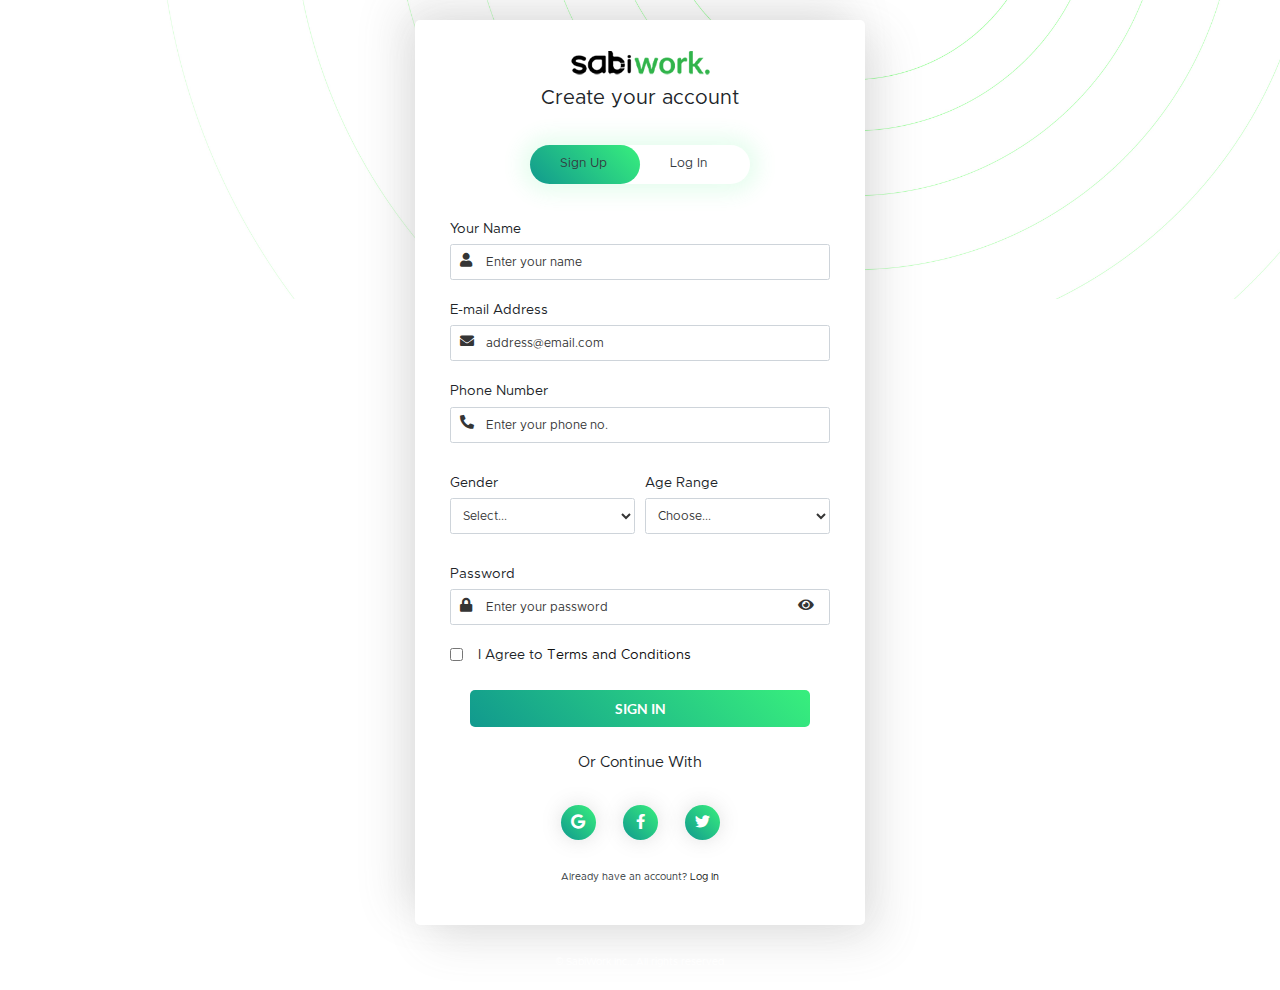
<file: register.html>
<!DOCTYPE html>
<html lang="en">

<head>
    <meta charset="UTF-8">
    <meta http-equiv="X-UA-Compatible" content="IE=edge">
    <meta name="viewport" content="width=device-width, initial-scale=1.0">
    <title>SabiWork | Register</title>
    <link rel="stylesheet" href="plugins/libs/bootstrap.min.css">
    <link rel="stylesheet" href="plugins/flaticons/css/uicons-regular-straight.css">
    <link rel="stylesheet" href="plugins/font-awesome/css/all.min.css">
    <link rel="stylesheet" href="fonts/lato-webfont/style.css">
    <link rel="stylesheet" href="fonts/metropolis-webfont/style.css">
    <link rel="stylesheet" href="plugins/flickity-docs/flickity-docs/flickity.min.css">
    <link rel="stylesheet" href="css/styles.css">
    <link rel="stylesheet" href="css/responsive.css">
    <style>
        html {
            font-size: 62.5%;
        }

        body {
            background: url(../images/banner-image.jpg) center no-repeat;
            background-size: cover;
            position: relative;
            width: 100%;
        }

        /*===================================== Sign Up Form Styles [Beginning] ==========================================*/
        .form-wrapper {
            background-size: cover;
            background-attachment: fixed;
            background-position: center;
            width: 100%;
            position: absolute;
            padding: 2rem;
        }

        .whole-form {
            width: 45rem;
            border-radius: 5px;
            background: #ffffff;
            box-shadow: 15px 15px 45px #6666662a, -15px -15px 45px #6666662a;
            padding: 1rem;
            position: relative;
            overflow: hidden;
        }

        .whole-form .header-area {
            margin: 2rem 0;
        }

        .whole-form .header-area h2 {
            margin: 1rem 0;
        }

        .whole-form .button-box {
            width: 22rem;
            margin: 3.5rem auto;
            box-shadow: 0 0 20px 9px #38ef7d1f;
            border-radius: 2rem;
            position: relative;
        }

        .whole-form .button-box #btn-toggler {
            top: 0;
            left: 0;
            position: absolute;
            width: 11rem;
            height: 100%;
            background: linear-gradient(45deg, #11998e 0%, #38ef7d 100%);
            border-radius: 2rem;
            transition: .5s;
        }

        .whole-form .switch-btn {
            padding: 1rem 3rem;
            cursor: pointer;
            background: transparent;
            border: 0;
            outline: none;
            position: relative;
            font-size: 1.25rem;
            font-weight: 500;
        }

        .whole-form .form-area {
            padding: 0 2.5rem;
        }

        .whole-form .form-area input {
            background: #ffffffe5;
            padding: 1.7rem 3.5rem;
            color: #353535;
            font-size: 1.2rem;
        }

        .whole-form .form-area select {
            color: #353535;
            background: #ffffffe5;
            height: 3.6rem;
            font-size: 1.2rem;
        }

        .whole-form .form-area input::placeholder {
            color: #353535;
            font-size: 1.2rem;
        }

        .form-group {
            position: relative;
            margin-top: 2rem;
        }

        .whole-form .form-area label {
            font-size: 1.35rem;
        }

        .input-icon {
            color: #353535;
            position: absolute;
            top: 3.2rem;
            left: 1rem;
            font-size: 1.4rem;
        }

        .password-toggler {
            position: absolute;
            right: 1.6rem;
            bottom: .8rem;
            font-size: 1.4rem;
            color: #353535;
        }

        .whole-form .form-group .form-check label {
            margin: 0 1.5rem;
        }

        .whole-form .form-btn {
            padding: 0 2rem;
        }

        .whole-form .form-btn button {
            padding: 1rem 0;
            margin: 1.5rem 0;
            font-size: 1.4rem;
            text-transform: uppercase;
            background: linear-gradient(45deg, #11998e 0%, #38ef7d 100%);
            border: none;
        }

        .whole-form .other-options .other-options-text {
            position: relative;
        }

        .whole-form .other-options .other-options-text strong {
            font-size: 1.5rem;
            font-weight: 500;
        }

        .whole-form .other-options .other-options-text strong::before,
        .whole-form .other-options .other-options-text strong::after {
            content: "";
            position: absolute;
            background: linear-gradient(to left, #ffffff, transparent);
            width: 10rem;
            height: .2rem;
            left: 4rem;
            top: 1rem;
            opacity: .6;
        }

        .whole-form .other-options .other-options-text strong::after {
            background: linear-gradient(to right, #ffffff, transparent);
            left: 30rem;
            top: 1rem;
        }

        .whole-form .social-options {
            margin: 3rem auto;
            text-align: center;
        }

        .whole-form .social-options a {
            border-radius: 50%;
            display: inline-block;
            margin: 0 1.2rem;
            box-shadow: 0 0 20px 0 #7f7f7f3d;
            width: 3.5rem;
            height: 3.5rem;
            padding-top: .9rem;
            background: linear-gradient(45deg, #11998e 0%, #38ef7d 100%);
            transition: transform 350ms ease-in-out;
        }

        .whole-form .social-options a:hover {
            transform: translateY(-15%);
        }

        .whole-form .social-options a i {
            font-size: 1.5rem;
            color: white;
        }

        #login-form {
            position: absolute;
            width: 95.5%;
            left: 50rem;
            transition: all .5s;
        }

        #signup-form {
            position: relative;
            transition: all .5s;
        }

        /*===================================== Sign Up Form Styles [Ending] ==========================================*/
    </style>
</head>

<body>

    <!-------------------------------------- The Whole Form [Beginning]  ------------------------------------->
    <section class="container-fluid form-wrapper">
        <!-------------------------------------- Log In Form [Beginning]  ------------------------------------->
        <!-------------------------------------- Log In Form [Ending]  ------------------------------------->

        <!-------------------------------------- Sign Up Form [Beginning]  ------------------------------------->
        <div class="container whole-form">
            <div class="header-area">
                <div class="text-center">
                    <img src="images/logo.png" alt="">
                    <h2>Create your account</h2>
                </div>
            </div>

            <div class="button-box">
                <div id="btn-toggler"></div>
                <button type="button" class="switch-btn text-dark" onclick="signup()">Sign Up</button>
                <button type="button" class="switch-btn text-dark" onclick="login()">Log In</button>
            </div>

            <form action="index.html" class="form-area" id="login-form">
                <div class="form-group">
                    <label for="inputName">Name / Username</label>
                    <div class="input-icon"><i class="fa fa-user"></i></div>
                    <input type="text" class="form-control" id="inputName" placeholder="Enter your username" required>
                </div>

                <div class="form-group">
                    <label for="inputEmail">E-mail Address</label>
                    <div class="input-icon"><i class="fa fa-envelope"></i></div>
                    <input type="email" class="form-control" id="inputEmail" placeholder="address@email.com" required>
                </div>

                <div class="form-group">
                    <label for="inputPassword">Password</label>
                    <div class="input-icon"><i class="fa fa-lock"></i></div>
                    <input type="password" class="form-control" id="inputPassword" placeholder="Enter your password"
                        required>
                    <div class="password-toggler" id="password-viewer"><i class="fa fa-eye" onclick="passwordToggle()"
                            id="eyeIcon"></i></div>
                </div>

                <div class="form-group">
                    <div class="form-check">
                        <input class="form-check-input" type="checkbox" value="" id="inputLog">
                        <label class="form-check-label" for="inputLog">Keep me logged in</label>
                    </div>
                </div>

                <div class="form-btn">
                    <a href="index.html">
                        <button type="submit" class="btn btn-primary col-md-12">Log in</button>
                    </a>
                </div>
            </form>

            <form action="index.html" class="form-area" id="signup-form">
                <div class="form-group">
                    <label for="inputName">Your Name</label>
                    <div class="input-icon"><i class="fa fa-user"></i></div>
                    <input type="text" class="form-control" id="inputName" placeholder="Enter your name" required>
                </div>

                <div class="form-group">
                    <label for="inputEmail">E-mail Address</label>
                    <div class="input-icon"><i class="fa fa-envelope"></i></div>
                    <input type="email" class="form-control" id="inputEmail" placeholder="address@email.com" required>
                </div>

                <div class="form-group">
                    <label for="inputTelephone">Phone Number</label>
                    <div class="input-icon"><i class="fa fa-phone-alt"></i></div>
                    <input type="tel" class="form-control" id="inputTelephone" placeholder="Enter your phone no."
                        required>
                </div>

                <div class="form-row">
                    <div class="form-group col-md-6">
                        <label for="inputGender">Gender</label>
                        <select id="inputGender" class="form-control">
                            <option selected>Select...</option>
                            <option>Male</option>
                            <option>Female</option>
                            <option>Rather Not Say</option>
                        </select>
                    </div>
                    <div class="form-group col-md-6">
                        <label for="inputAge">Age Range</label>
                        <select id="inputAge" class="form-control">
                            <option selected>Choose...</option>
                            <option>0-12 (Children)</option>
                            <option>13-19 (Teenager)</option>
                            <option>20-30 (Youth)</option>
                            <option>31-40 (Young Adult)</option>
                            <option>41-55 (Adult)</option>
                            <option>56-Infinity (Elderly)</option>
                        </select>
                    </div>
                </div>

                <div class="form-group">
                    <label for="inputNewPassword">Password</label>
                    <div class="input-icon"><i class="fa fa-lock"></i></div>
                    <input type="password" class="form-control" id="inputNewPassword" placeholder="Enter your password"
                        required>
                    <div class="password-toggler" id="password-viewer"><i class="fa fa-eye" onclick="passwordToggle()"
                            id="eyeToggler"></i></div>
                </div>

                <div class="form-group">
                    <div class="form-check">
                        <input class="form-check-input" type="checkbox" value="" id="inputCheck" required>
                        <label class="form-check-label" for="inputCheck">I Agree to <a href="#">Terms and
                                Conditions</a></label>
                    </div>
                </div>

                <div class="form-btn">
                    <a href="index.html">
                        <button type="submit" class="btn btn-primary col-md-12">Sign in</button>
                    </a>
                </div>
            </form>

            <div class="other-options my-3">
                <div class="other-options-text text-center">
                    <strong>Or Continue With</strong>
                </div>
            </div>

            <div class="social-options">
                <a href="https://google.com"><i class="fab fa-google"></i></a>
                <a href="https://facebook.com"><i class="fab fa-facebook-f"></i></a>
                <a href="https://twitter.com"><i class="fab fa-twitter"></i></a>
            </div>

            <p class="text-center text-dark mb-5">Already have an account? <a href="#" onclick="login()">Log In</a></p>
        </div>

        <div class="row justify-content-center">
            <div class="col-md-8 col-lg-6">
                <div class="copyright-wrap small-text text-center mt-5 text-white">
                    <p class="mb-0">&copy; SabiWork Inc., All rights reserved</p>
                </div>
            </div>
        </div>
        <!-------------------------------------- Sign Up Form [Ending]  ------------------------------------->

    </section>
    <!-------------------------------------- The Whole Form [Ending]  ------------------------------------->
    <script>
        // JavaScript for the Login and SignUp Form
var x = document.getElementById('login-form'),
    y = document.getElementById('signup-form'),
    z = document.getElementById('btn-toggler');

function login() {
    x.style.left = "1rem";
    y.style.left = "-50rem";
    z.style.left = "11rem";
};

function signup() {
    x.style.left = "50rem";
    y.style.left = "0";
    z.style.left = "0";
};

// const togglePassword = document.querySelector('#password-viewer');
// const password = document.querySelector('#inputPassword');

// togglePassword.addEventListener('click', function (e) {
//     const type = password.getAttribute('type') === 'password' ? 'text' : password.setAttribute('type', type);
//     this.classList.toggle('fa-eye-slash');
// });

function passwordToggle() {
    var p = document.getElementById("inputPassword"),
        P = document.getElementById('inputNewPassword');

    if (p.type === "password") {
        p.type = "text";
    } else {
        p.type = "password";
    };

    if (P.type === 'password') {
        P.type = 'text';
    } else {
        P.type = 'password';
    };

    var icon = document.getElementById('eyeIcon'),
        iconSign = document.getElementById('eyeToggler'),
        iconAccount = document.getElementById('pswIcon');

    icon.classList.toggle('fa-eye-slash');
    iconSign.classList.toggle('fa-eye-slash');
    iconAccount.classList.toggle('fa-eye-slash')
};
    </script>
    <script src="./plugins/libs/jquery-3.5.1.slim.min.js"></script>

	<script src="./plugins/libs/bootstrap.bundle.min.js"></script>
	<script src="./plugins/libs/bootstrap.min.js"></script>
	<script src="scripts.js"></script>
</body>

</html>
</file>
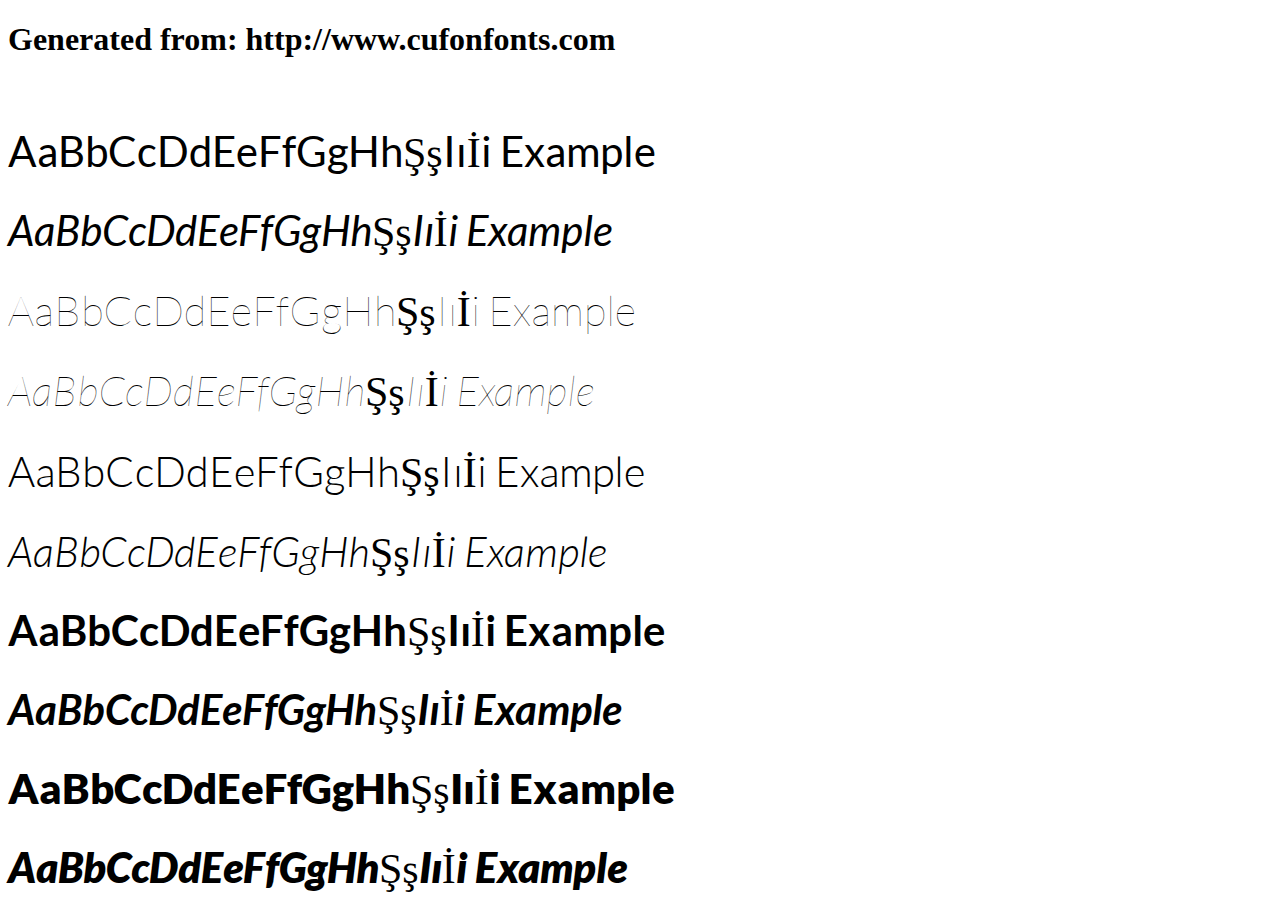
<file: fonts/lato-webfont/example.html>
<!DOCTYPE html>
<html xmlns="http://www.w3.org/1999/xhtml">
<head>
    <meta http-equiv="Content-Type" content="text/html; charset=utf-8"/>
    <link rel="stylesheet" type="text/css"
          href="style.css"/>
</head>

<body>

<h1>Generated from: http://www.cufonfonts.com</h1><br/>
<h1 style="font-family:'Lato Regular';font-weight:normal;font-size:42px">AaBbCcDdEeFfGgHhŞşIıİi Example</h1>
<h1 style="font-family:'Lato Italic';font-weight:normal;font-size:42px">AaBbCcDdEeFfGgHhŞşIıİi Example</h1>
<h1 style="font-family:'Lato Hairline';font-weight:normal;font-size:42px">AaBbCcDdEeFfGgHhŞşIıİi Example</h1>
<h1 style="font-family:'Lato Hairline Italic';font-weight:normal;font-size:42px">AaBbCcDdEeFfGgHhŞşIıİi Example</h1>
<h1 style="font-family:'Lato Light';font-weight:normal;font-size:42px">AaBbCcDdEeFfGgHhŞşIıİi Example</h1>
<h1 style="font-family:'Lato Light Italic';font-weight:normal;font-size:42px">AaBbCcDdEeFfGgHhŞşIıİi Example</h1>
<h1 style="font-family:'Lato Bold';font-weight:normal;font-size:42px">AaBbCcDdEeFfGgHhŞşIıİi Example</h1>
<h1 style="font-family:'Lato Bold Italic';font-weight:normal;font-size:42px">AaBbCcDdEeFfGgHhŞşIıİi Example</h1>
<h1 style="font-family:'Lato Black';font-weight:normal;font-size:42px">AaBbCcDdEeFfGgHhŞşIıİi Example</h1>
<h1 style="font-family:'Lato Black Italic';font-weight:normal;font-size:42px">AaBbCcDdEeFfGgHhŞşIıİi Example</h1>


</body>
</html>
</file>
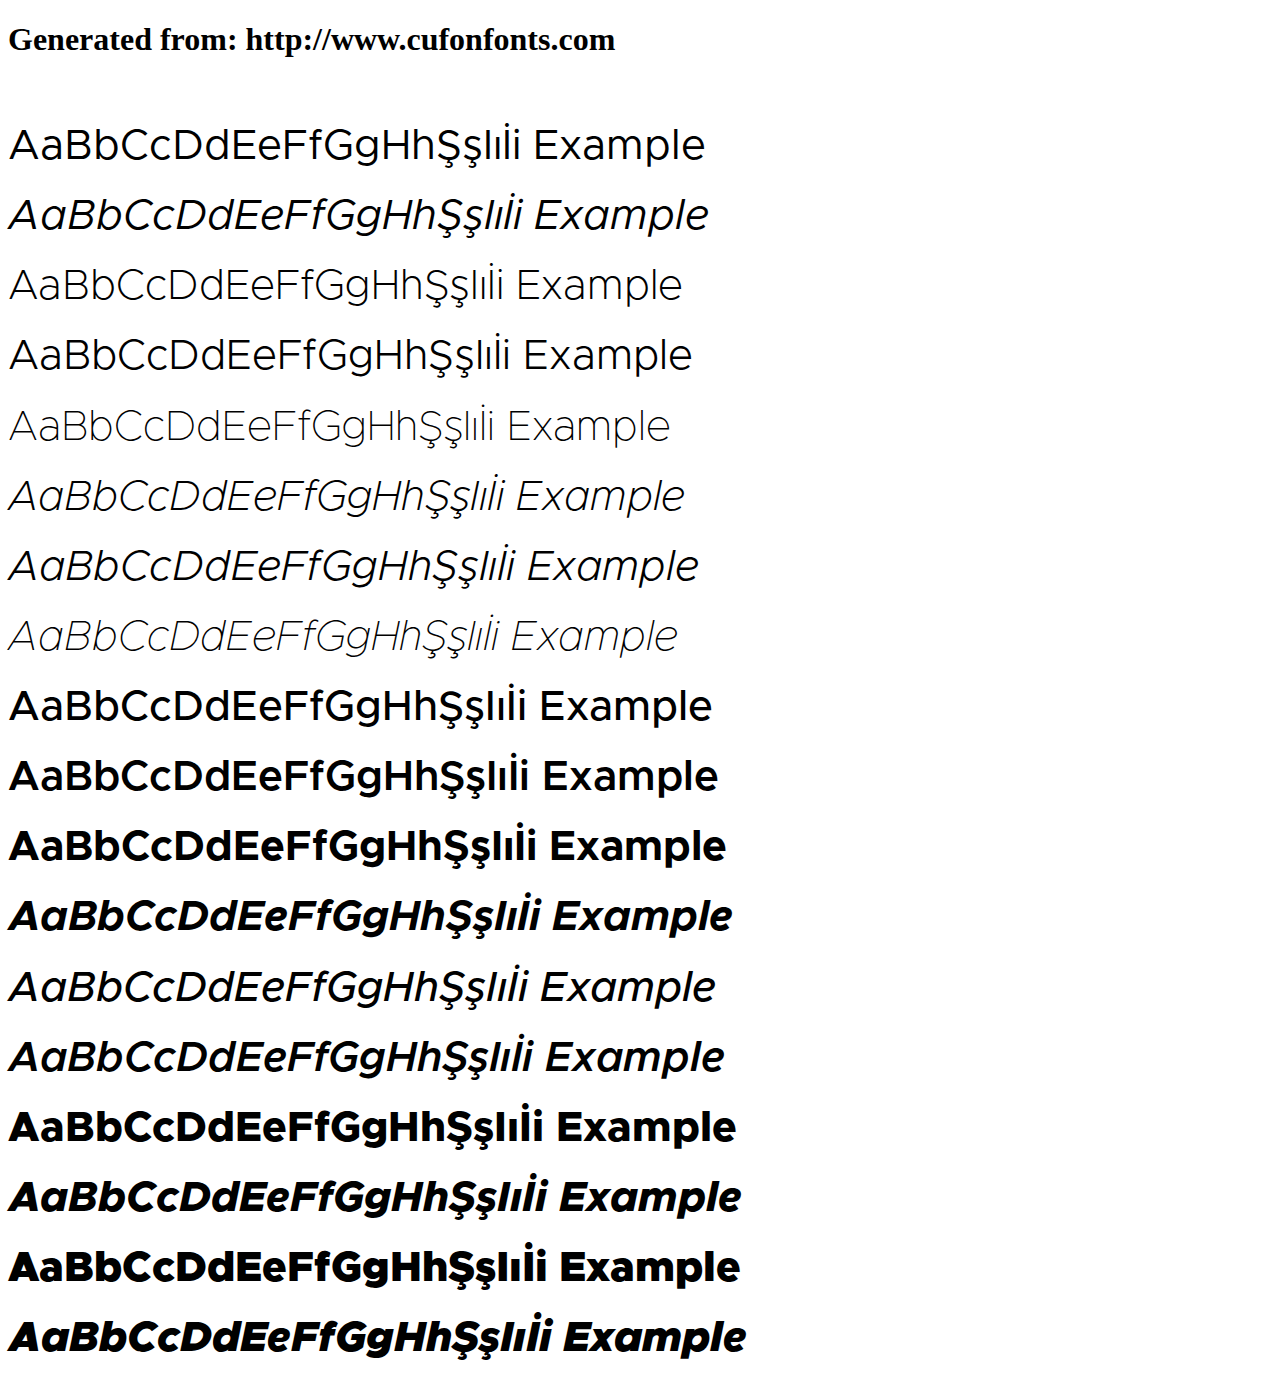
<file: fonts/metropolis-webfont/example.html>
<!DOCTYPE html>
<html xmlns="http://www.w3.org/1999/xhtml">
<head>
    <meta http-equiv="Content-Type" content="text/html; charset=utf-8"/>
    <link rel="stylesheet" type="text/css"
          href="style.css"/>
</head>

<body>

<h1>Generated from: http://www.cufonfonts.com</h1><br/>
<h1 style="font-family:'Metropolis Regular';font-weight:normal;font-size:42px">AaBbCcDdEeFfGgHhŞşIıİi Example</h1>
<h1 style="font-family:'Metropolis Regular Italic';font-weight:normal;font-size:42px">AaBbCcDdEeFfGgHhŞşIıİi Example</h1>
<h1 style="font-family:'Metropolis Extra Light';font-weight:normal;font-size:42px">AaBbCcDdEeFfGgHhŞşIıİi Example</h1>
<h1 style="font-family:'Metropolis Light';font-weight:normal;font-size:42px">AaBbCcDdEeFfGgHhŞşIıİi Example</h1>
<h1 style="font-family:'Metropolis Thin';font-weight:normal;font-size:42px">AaBbCcDdEeFfGgHhŞşIıİi Example</h1>
<h1 style="font-family:'Metropolis Extra Light Italic';font-weight:normal;font-size:42px">AaBbCcDdEeFfGgHhŞşIıİi Example</h1>
<h1 style="font-family:'Metropolis Light Italic';font-weight:normal;font-size:42px">AaBbCcDdEeFfGgHhŞşIıİi Example</h1>
<h1 style="font-family:'Metropolis Thin Italic';font-weight:normal;font-size:42px">AaBbCcDdEeFfGgHhŞşIıİi Example</h1>
<h1 style="font-family:'Metropolis Medium';font-weight:normal;font-size:42px">AaBbCcDdEeFfGgHhŞşIıİi Example</h1>
<h1 style="font-family:'Metropolis Semi Bold';font-weight:normal;font-size:42px">AaBbCcDdEeFfGgHhŞşIıİi Example</h1>
<h1 style="font-family:'Metropolis Bold';font-weight:normal;font-size:42px">AaBbCcDdEeFfGgHhŞşIıİi Example</h1>
<h1 style="font-family:'Metropolis Bold Italic';font-weight:normal;font-size:42px">AaBbCcDdEeFfGgHhŞşIıİi Example</h1>
<h1 style="font-family:'Metropolis Medium Italic';font-weight:normal;font-size:42px">AaBbCcDdEeFfGgHhŞşIıİi Example</h1>
<h1 style="font-family:'Metropolis Semi Bold Italic';font-weight:normal;font-size:42px">AaBbCcDdEeFfGgHhŞşIıİi Example</h1>
<h1 style="font-family:'Metropolis Extra Bold';font-weight:normal;font-size:42px">AaBbCcDdEeFfGgHhŞşIıİi Example</h1>
<h1 style="font-family:'Metropolis Extra Bold Italic';font-weight:normal;font-size:42px">AaBbCcDdEeFfGgHhŞşIıİi Example</h1>
<h1 style="font-family:'Metropolis Black';font-weight:normal;font-size:42px">AaBbCcDdEeFfGgHhŞşIıİi Example</h1>
<h1 style="font-family:'Metropolis Black Italic';font-weight:normal;font-size:42px">AaBbCcDdEeFfGgHhŞşIıİi Example</h1>


</body>
</html>
</file>
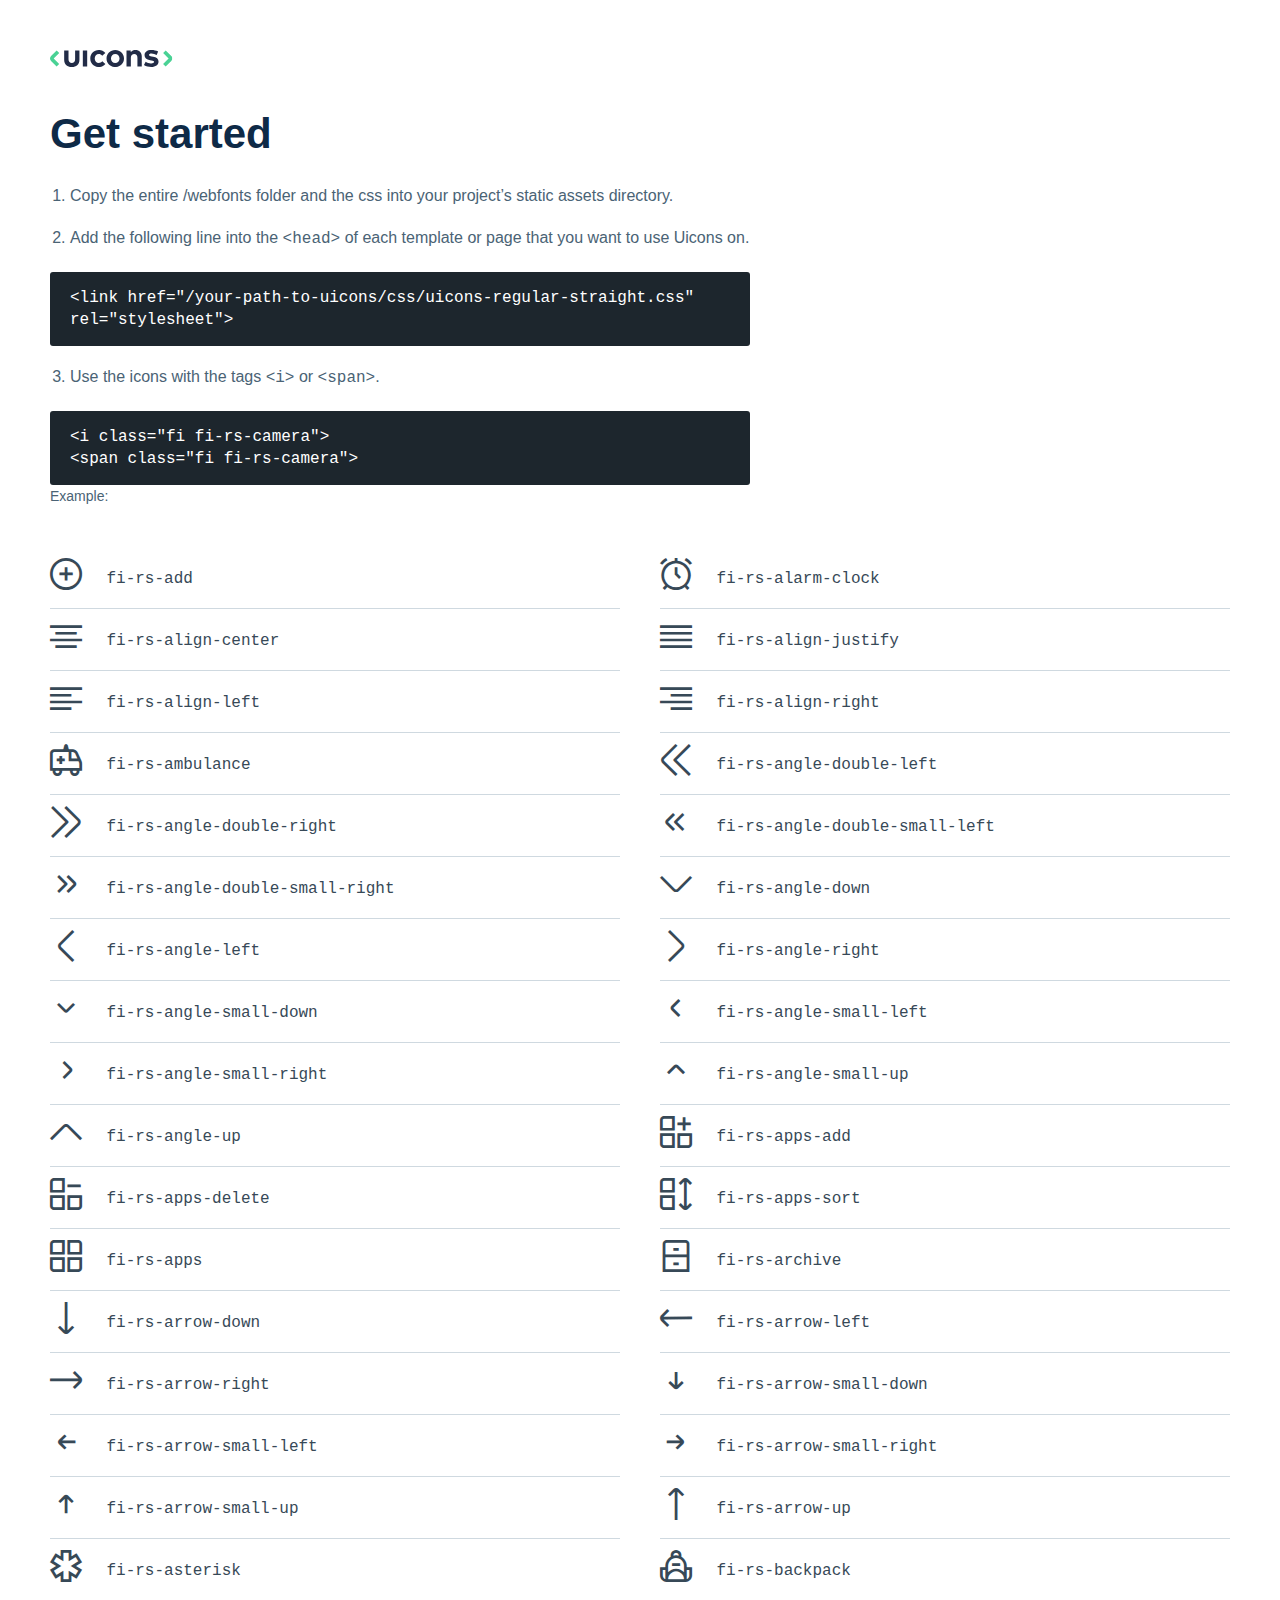
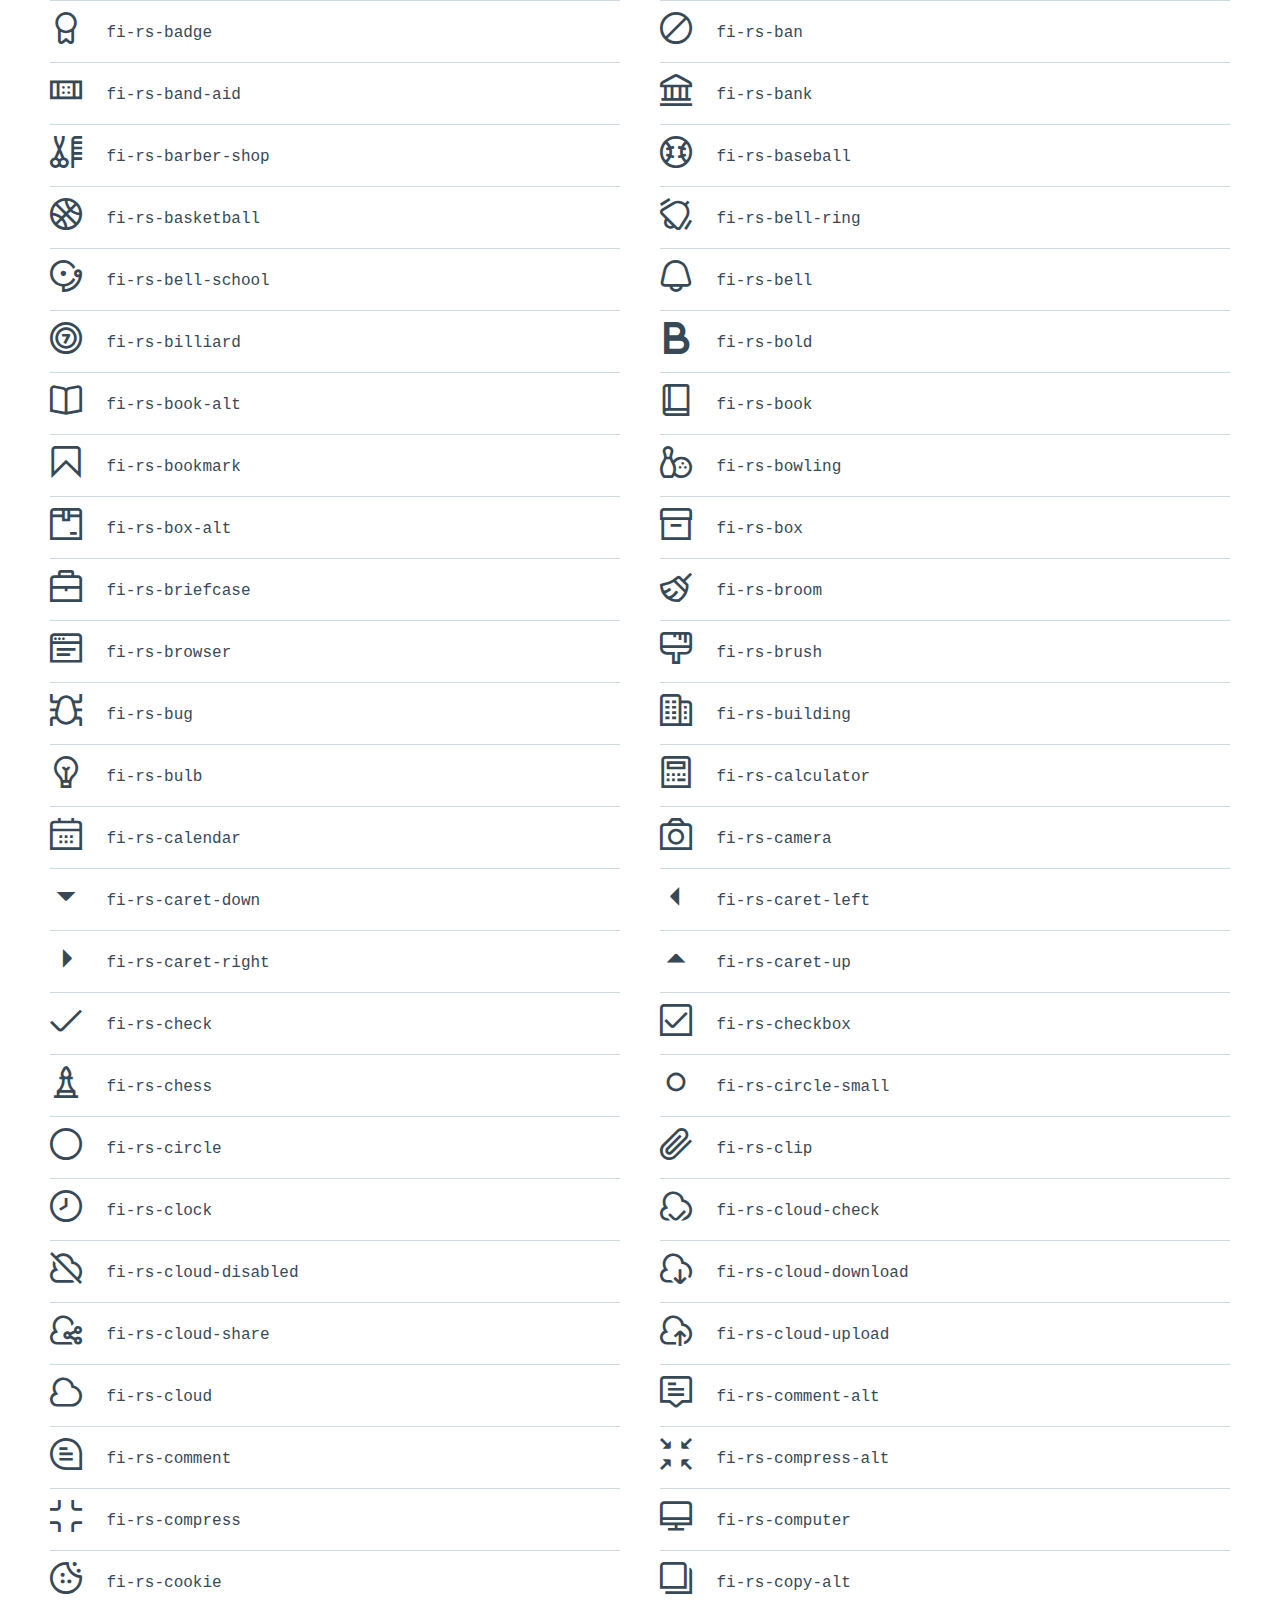
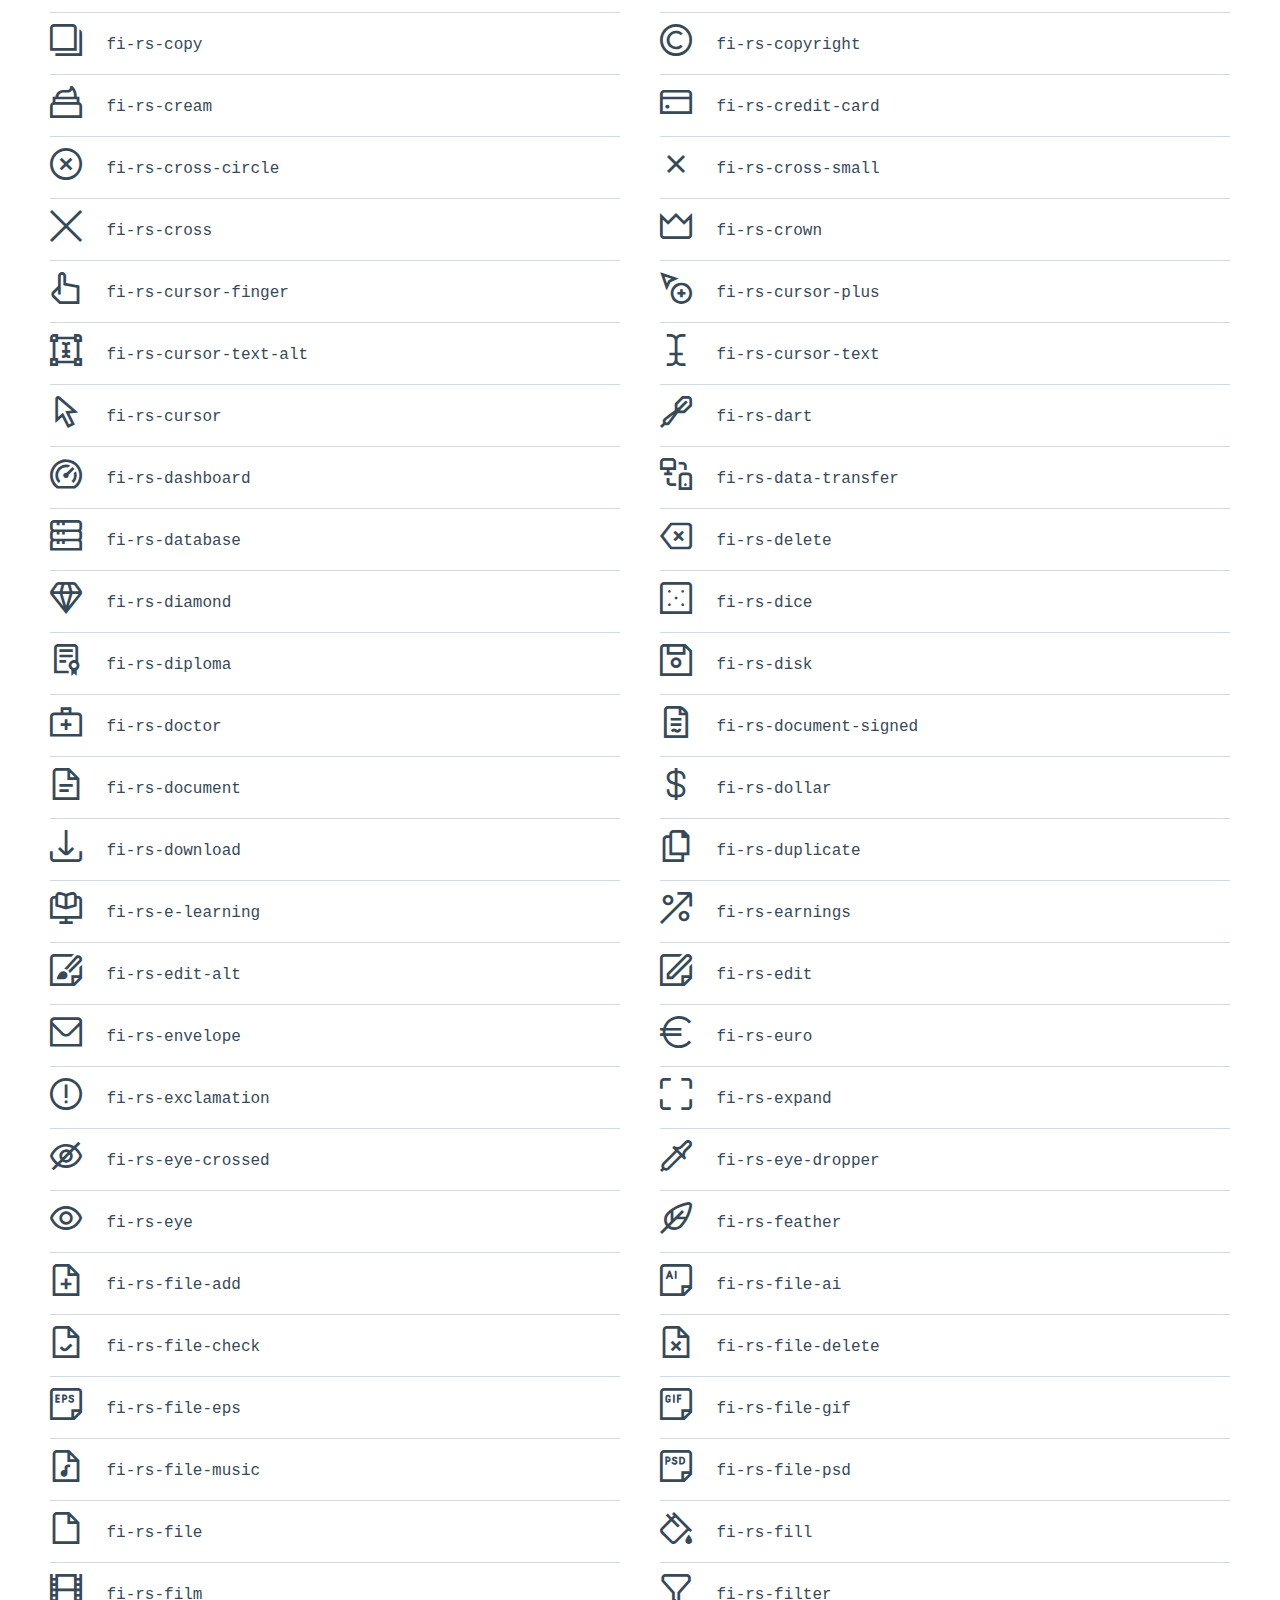
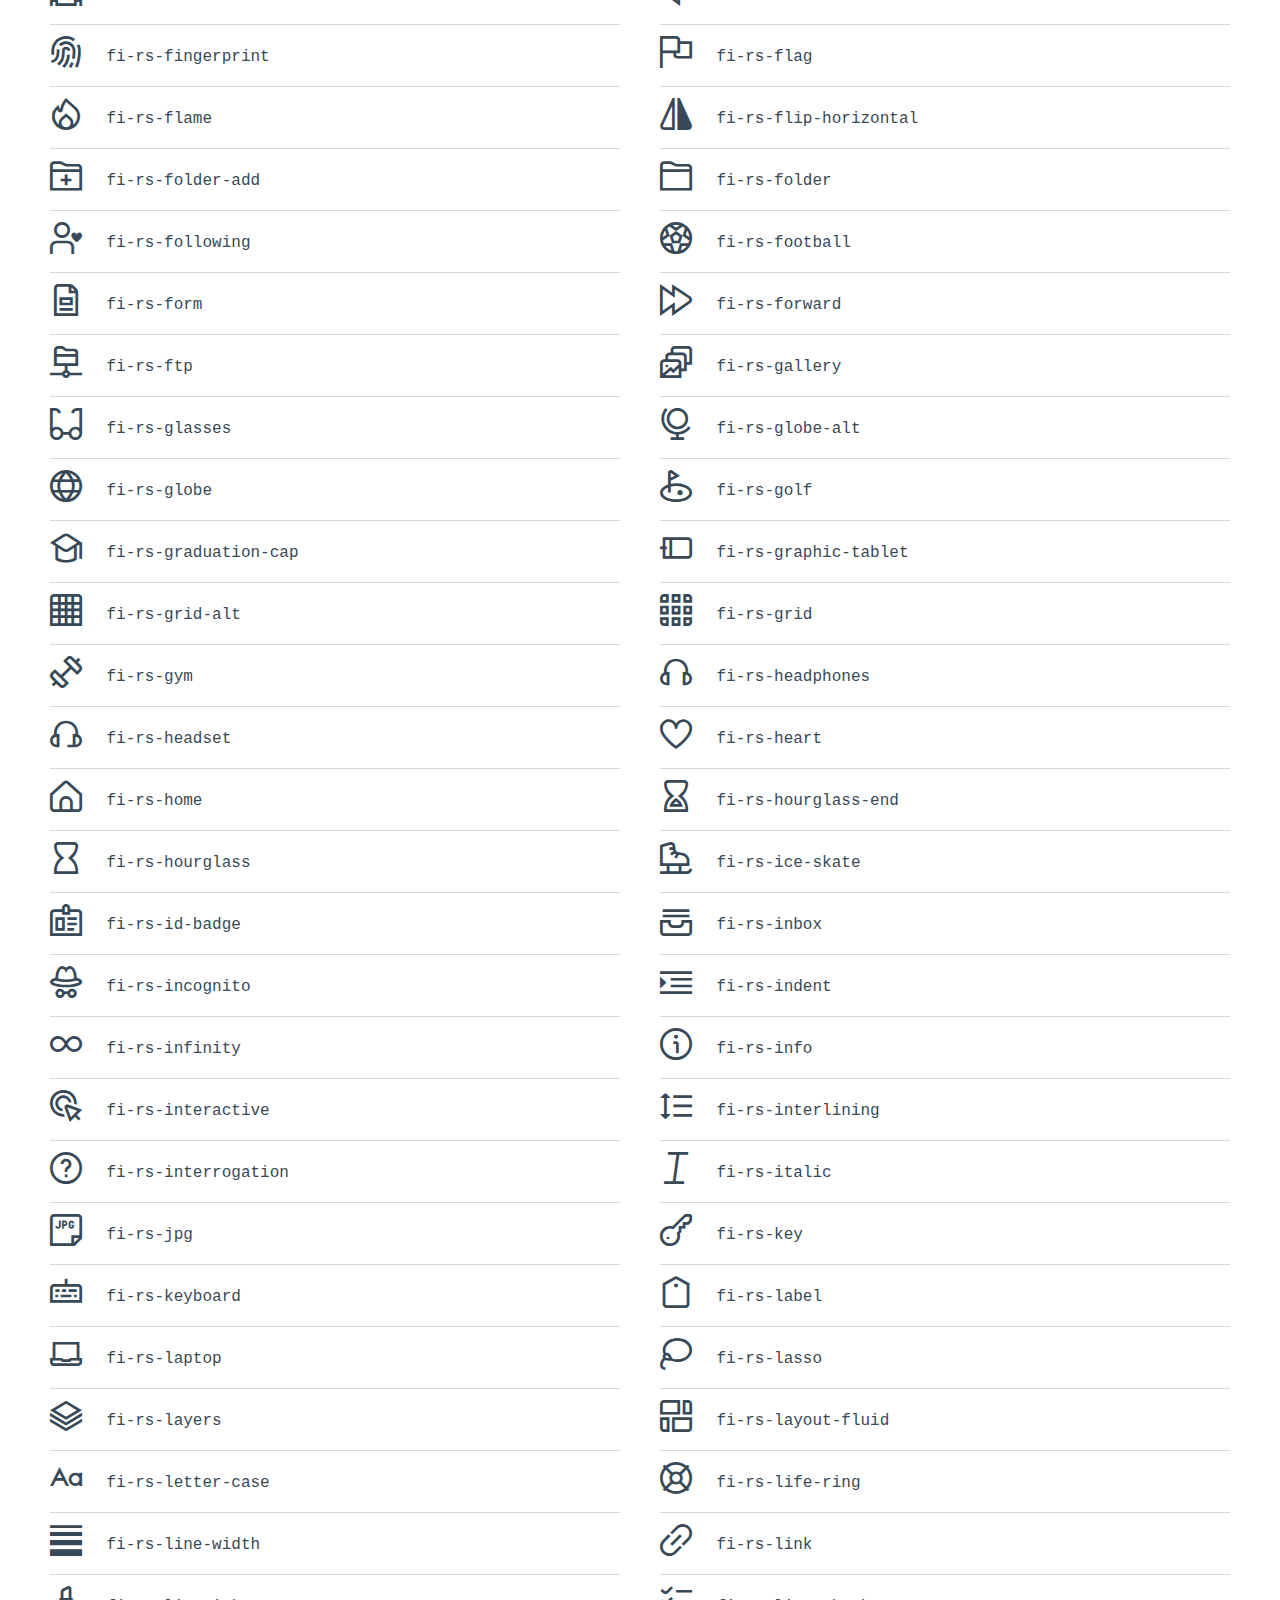
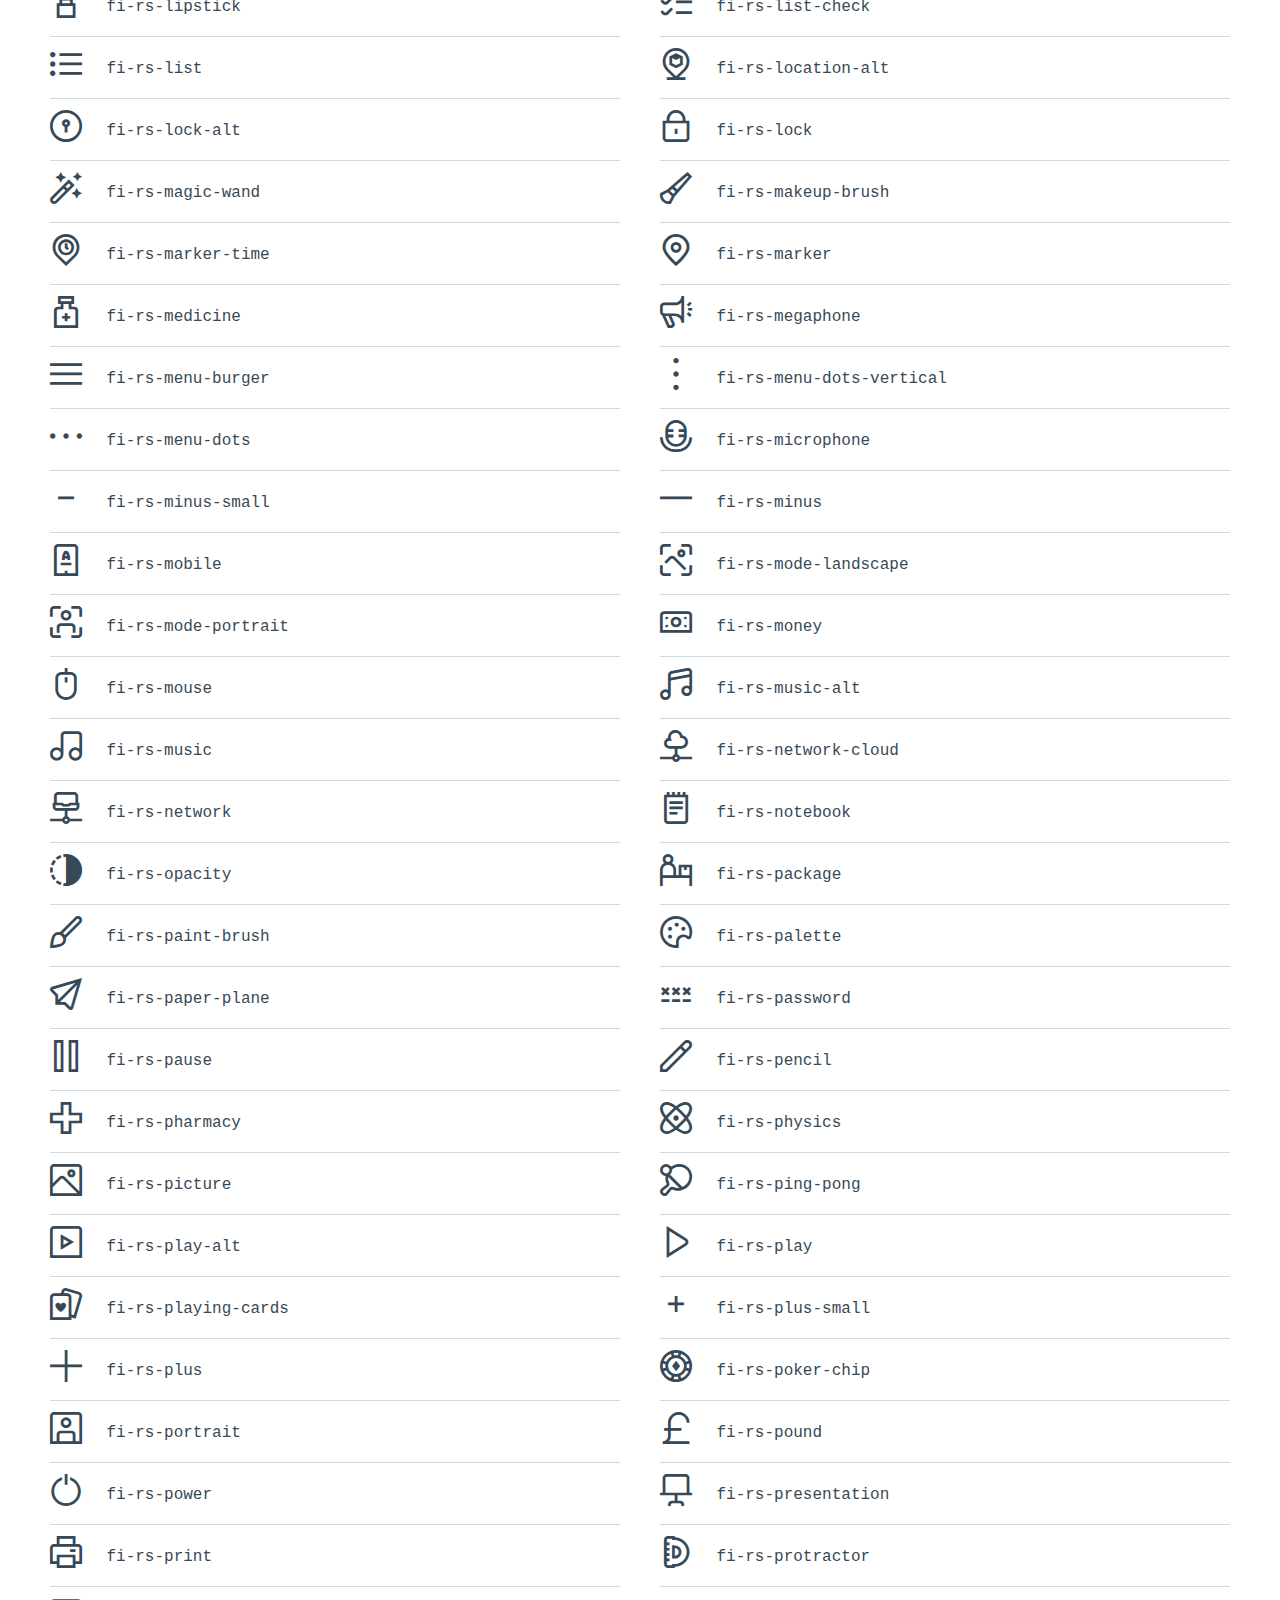
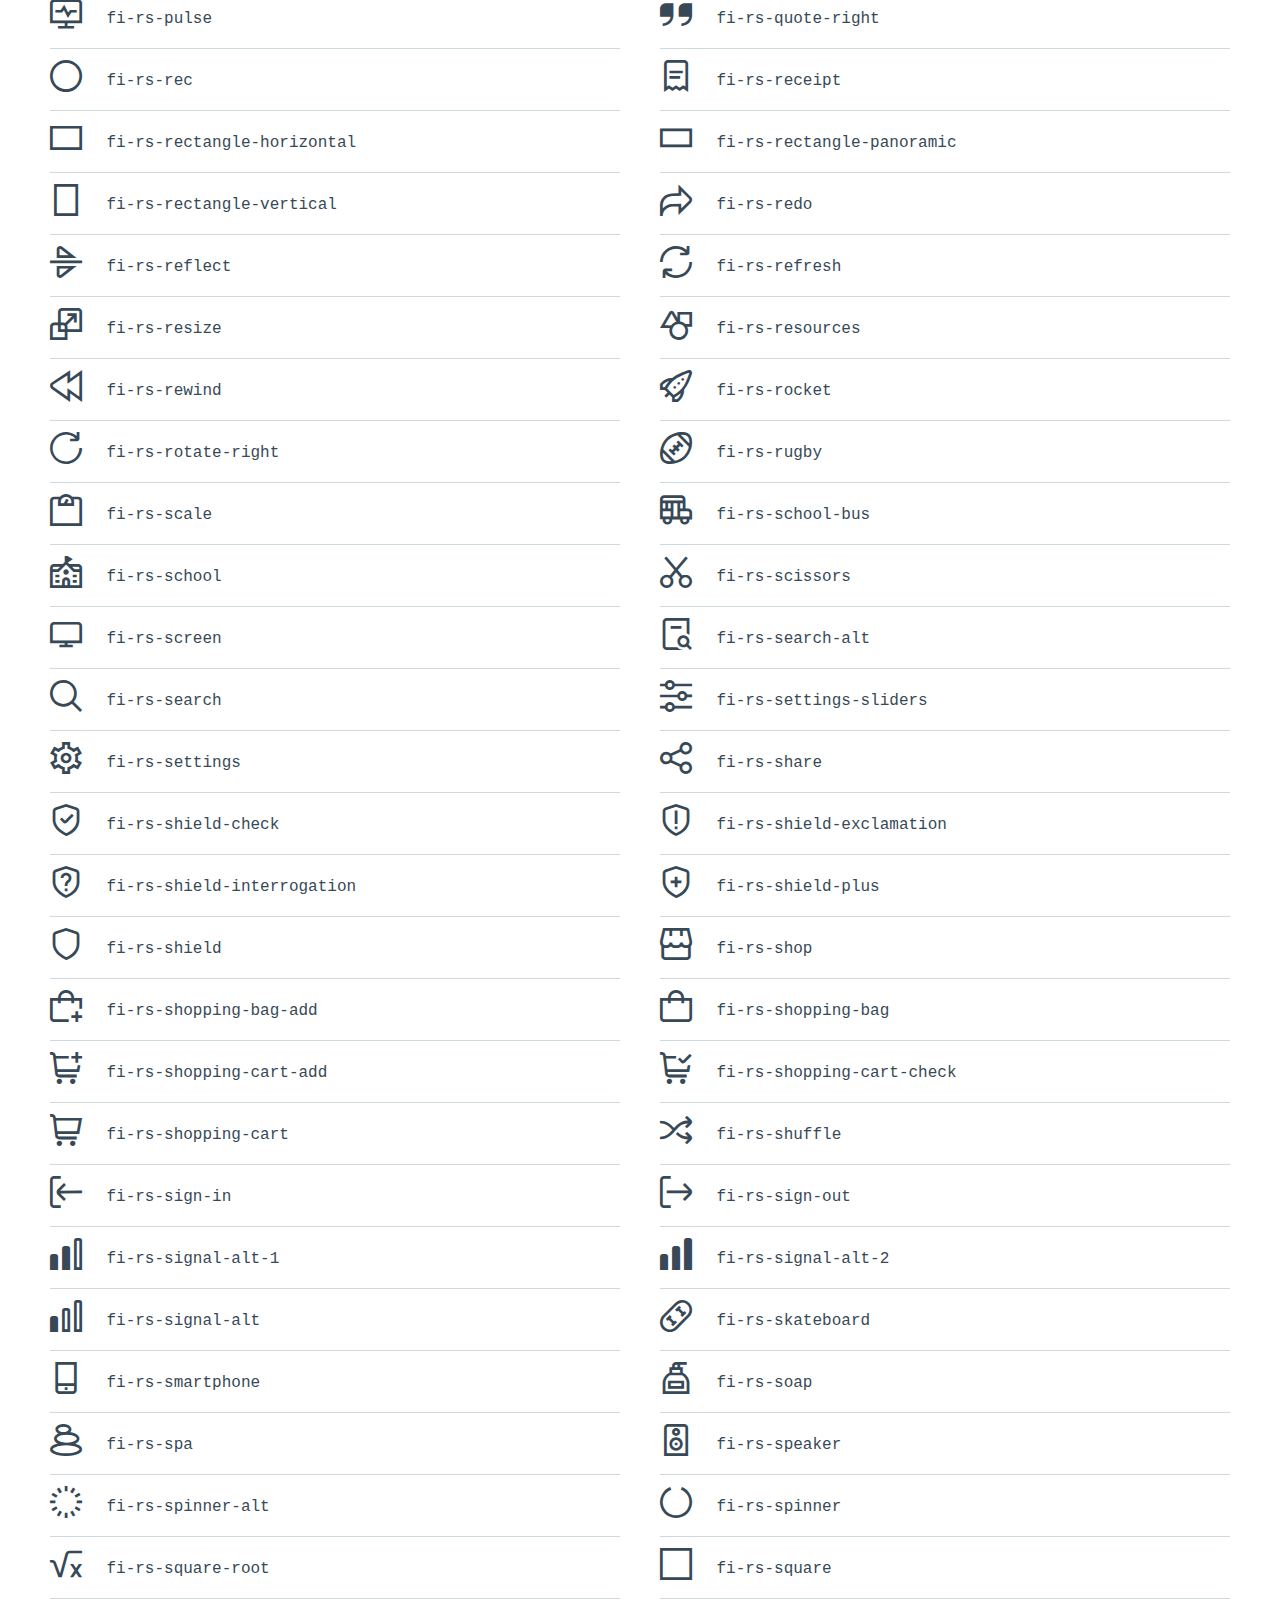
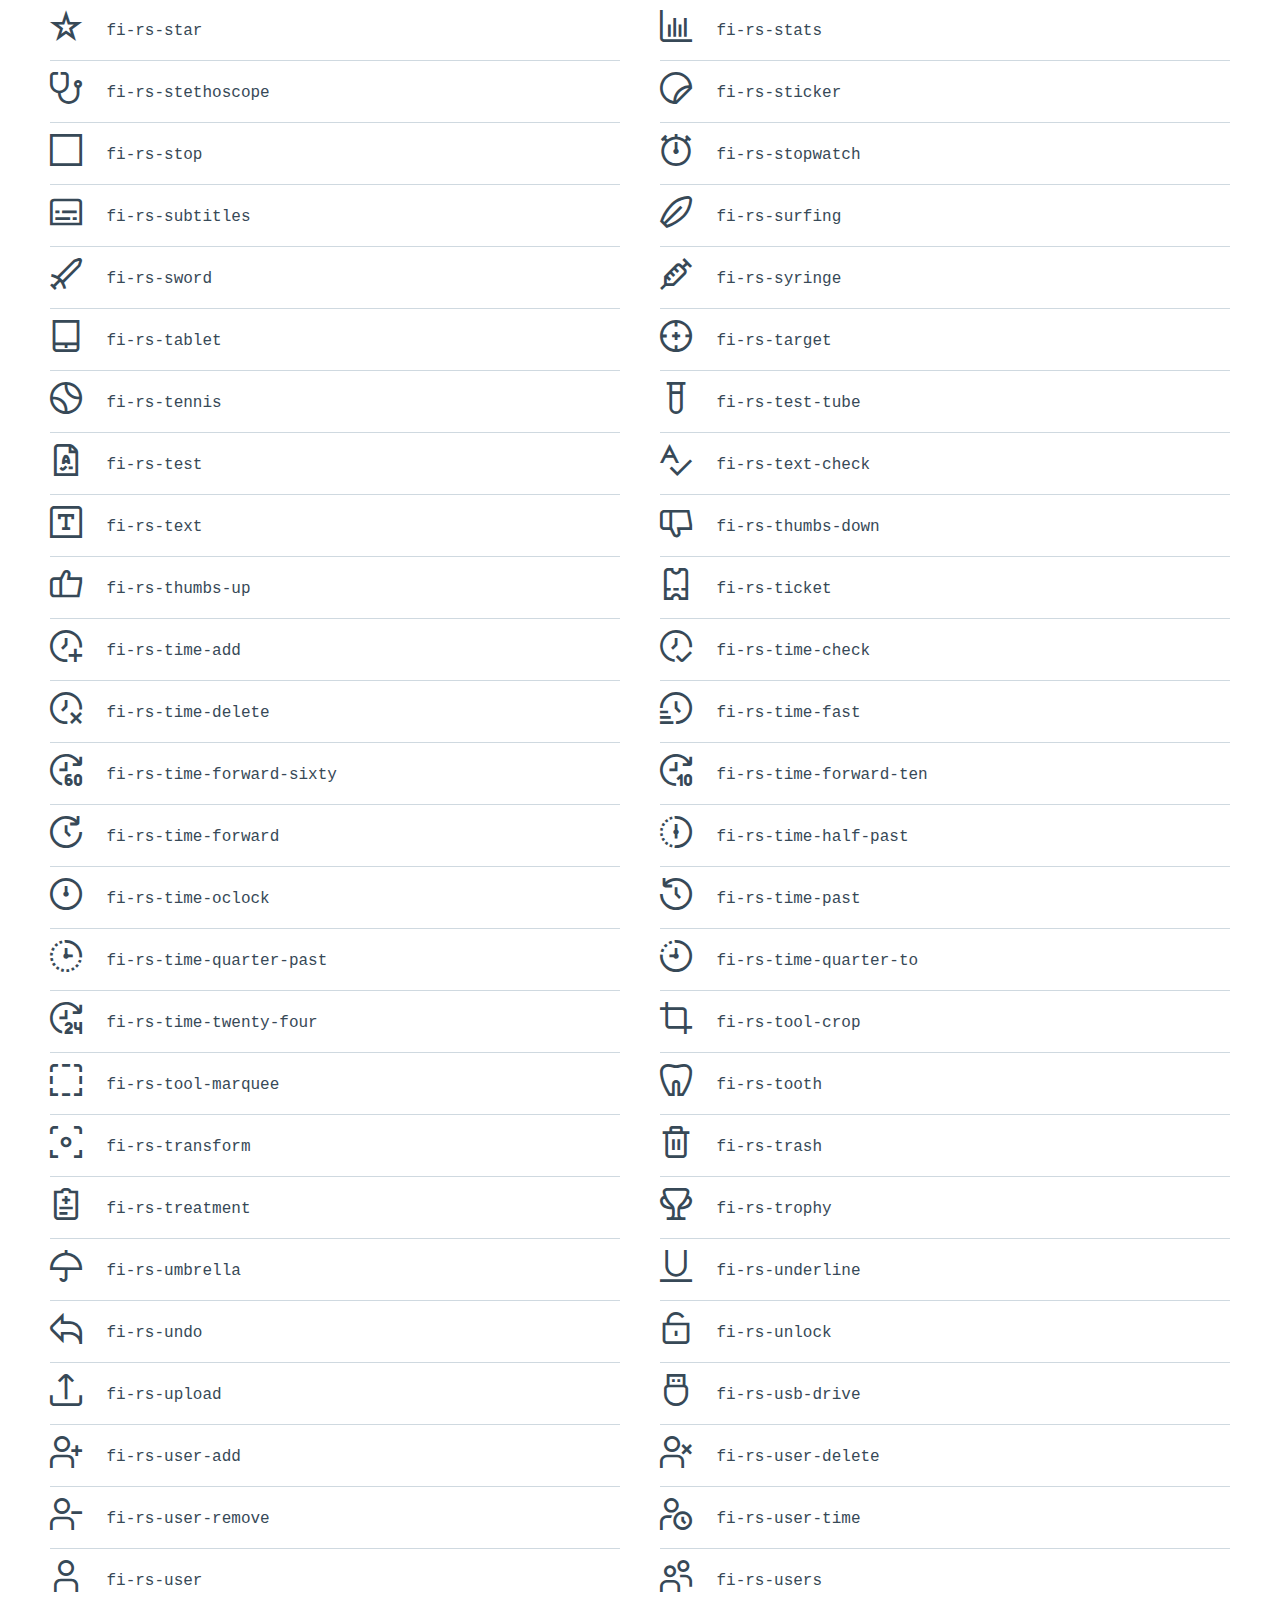
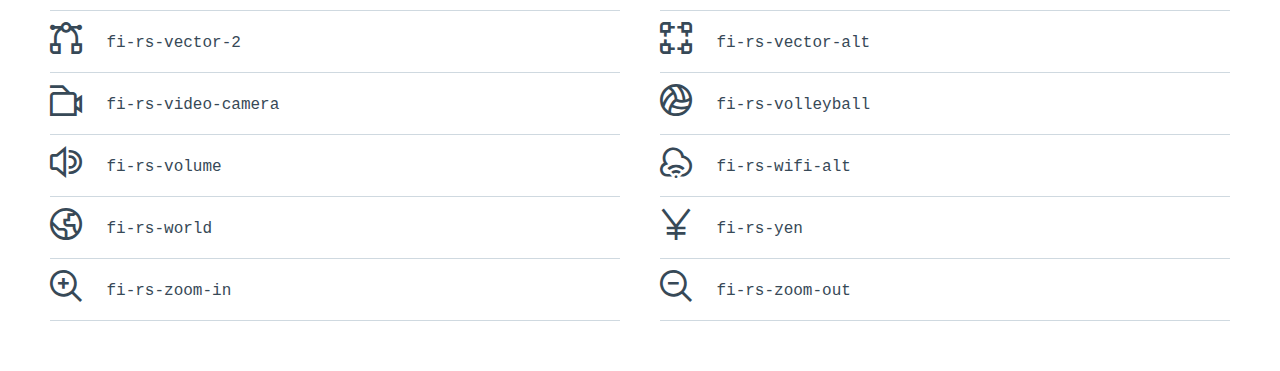
<file: plugins/flaticons/how-to-use.html>
<!DOCTYPE html>
<html lang="en">
<head>
    <meta charset="UTF-8">
    <title>Uicons</title>

    <style>
        html,body,div,span,applet,object,iframe,h1,h2,h3,h4,h5,h6,p,blockquote,pre,a,abbr,acronym,address,big,cite,code,del,dfn,em,img,ins,kbd,q,s,samp,small,strike,strong,sub,sup,tt,var,b,u,i,center,dl,dt,dd,ol,ul,li,fieldset,form,label,legend,table,caption,tbody,tfoot,thead,tr,th,td,article,aside,canvas,details,embed,figure,figcaption,footer,header,hgroup,menu,nav,output,ruby,section,summary,time,mark,audio,video{margin:0;padding:0;border:0;font-size:100%;font:inherit;vertical-align:baseline}article,aside,details,figcaption,figure,footer,header,hgroup,menu,nav,section{display:block}body{line-height:1}ol,ul{list-style:none}blockquote,q{quotes:none}blockquote:before,blockquote:after,q:before,q:after{content:'';content:none}table{border-collapse:collapse;border-spacing:0}

        html {
            box-sizing: border-box;
        }
        *, *:before, *:after {
            box-sizing: inherit;
        }

        body {
            font-family: Arial, Helvetica, sans-serif;
            color: #4A6375;
            line-height: 22px;
        }

        .container {
            padding: 50px;
        }

        .logo {
            margin-bottom: 50px;
            display: inline-block;
        }

        .logo svg {
            display: block
        }

        h1 {
            font-size: 42px;
            color: #0E2A47;
            font-weight: bold;
            margin-bottom: 40px;
        }

        .mono {
            font-family: Consolas,Monaco,Lucida Console,Liberation Mono,DejaVu Sans Mono,Bitstream Vera Sans Mono,Courier New, monospace;
        }

        code {
            background-color: #1D262D;
            padding: 15px 20px;
            border-radius: 3px;
            color: #fff;
            display: block;
            font-family: Consolas,Monaco,Lucida Console,Liberation Mono,DejaVu Sans Mono,Bitstream Vera Sans Mono,Courier New, monospace;
            font-weight: normal;
            width: 100%;
            max-width: 700px;
            margin-left: -20px;
        }

        pre {
            white-space: break-spaces;
        }

        small {
            font-size: 14px;
            margin-left: -20px;
        }

        ol {
            list-style: decimal;
            padding-left: 20px;
        }

        .steps {
            text-align: left;
            margin-bottom: 40px;;
        }

        .steps ol li {
            margin-bottom: 20px;
        }

        .icons {
            color: #374957;
        }

        .icons {
            display: flex;
            flex-wrap: wrap;
            align-items: flex-start;
            margin: 0 -20px;
        }

        .icons li {
            padding: 0 20px;
            width: 50%;
        }

        .icon-holder {
            height: 62px;
            line-height: 62px;
            border-bottom: 1px solid #CFD9E0;
        }

        .icon-holder i {
            font-size: 32px;
            vertical-align: middle;
            margin-right: 20px;
        }

        @media (max-width: 768px) {
            .container {
                padding: 20px;
            }

            .icons li {
                padding: 0 20px;
                width: 100%;
            }
        }
    </style>

    <link rel="stylesheet" type="text/css" href="css/uicons-regular-straight.css" />
</head>
<body>

    <div class="container">
        <a href="http://www.flaticon.com/uicons" class="logo">
            <svg width="123" height="17" viewBox="0 0 123 17" fill="none" xmlns="http://www.w3.org/2000/svg">
                <g clip-path="url(#clip0)">
                <path d="M29.4438 9.70091C29.4438 14.8009 25.845 17.004 21.812 17.004C17.7791 17.004 14.1641 14.805 14.1641 9.70091V0.434082H18.5135V9.33169C18.5135 11.9162 19.9295 12.9832 21.812 12.9832C23.6946 12.9832 25.1106 11.9324 25.1106 9.33169V0.434082H29.4438V9.70091Z" fill="#222C47"/>
                <path d="M37.1853 16.5821H32.8359V0.434082H37.1853V16.5821Z" fill="#222C47"/>
                <path d="M55.3498 3.051L52.2176 5.68012C51.7982 5.17177 51.2715 4.7626 50.6752 4.482C50.0789 4.2014 49.4279 4.05633 48.7689 4.05721C46.5171 4.05721 44.7116 5.82618 44.7116 8.52021C44.7116 11.2142 46.4968 12.9832 48.7689 12.9832C49.4361 12.977 50.0944 12.8291 50.7001 12.5493C51.3058 12.2695 51.8452 11.8642 52.2825 11.3603L55.3823 14.0097C54.6134 14.9885 53.6254 15.7731 52.4979 16.3002C51.3703 16.8274 50.1348 17.0823 48.8906 17.0446C43.7338 16.9999 40.2852 13.3889 40.2852 8.52021C40.2852 3.65148 43.7338 -7.03519e-05 48.8825 -7.03519e-05C50.1248 -0.0375892 51.3582 0.219274 52.4822 0.74954C53.6062 1.2798 54.5888 2.06843 55.3498 3.051Z" fill="#222C47"/>
                <path d="M73.9959 8.52029C73.9959 13.389 70.2794 17.0406 65.2484 17.0406C60.2174 17.0406 56.5293 13.389 56.5293 8.52029C56.5293 3.65155 60.2295 0 65.2484 0C70.2672 0 73.9959 3.65155 73.9959 8.52029ZM60.9639 8.52029C60.9639 11.1372 62.7978 12.9833 65.2484 12.9833C67.699 12.9833 69.545 11.1494 69.545 8.52029C69.545 5.89117 67.699 4.05728 65.2484 4.05728C62.7978 4.05728 60.9639 5.88305 60.9639 8.52029Z" fill="#222C47"/>
                <path d="M91.7714 6.30095V16.5821H87.422V7.70883C87.422 5.3759 86.2535 4.08974 84.2736 4.08974C82.4072 4.08974 80.8574 5.30692 80.8574 7.74129V16.5821H76.5039V0.434129H80.7397V2.33294C81.8879 0.616706 83.6569 0 85.4908 0C89.1545 0 91.7714 2.54797 91.7714 6.30095Z" fill="#222C47"/>
                <path d="M106.657 4.93353C105.049 4.1464 103.297 3.6976 101.508 3.61492C99.8569 3.61492 99.0252 4.19917 99.0252 5.08365C99.0252 5.96814 100.19 6.24809 101.658 6.46718L103.091 6.68222C106.588 7.21778 108.54 8.78389 108.54 11.5185C108.54 14.8495 105.805 16.9999 101.123 16.9999C98.9238 16.9999 96.039 16.5942 93.9414 15.1011L95.6576 11.7984C97.2818 12.8839 99.2024 13.4395 101.155 13.3889C103.184 13.3889 104.141 12.8209 104.141 11.8715C104.141 11.0884 103.33 10.6543 101.456 10.3865L100.141 10.2039C96.4082 9.68866 94.5581 8.05358 94.5581 5.30275C94.5581 1.98795 97.1223 0.0282822 101.374 0.0282822C103.714 -0.0143955 106.03 0.511905 108.122 1.56193L106.657 4.93353Z" fill="#222C47"/>
                <path d="M3.70114 8.5204L9.24338 2.95787L6.65889 0.377441L1.03145 6.00489C0.37092 6.66732 0 7.56464 0 8.50011C0 9.43559 0.37092 10.3329 1.03145 10.9953L6.60615 16.57L9.19064 13.9896L3.70114 8.5204Z" fill="#4AD295"/>
                <path d="M118.622 8.44737L113.08 13.9896L115.665 16.57L121.288 10.9548C121.616 10.6269 121.876 10.2377 122.054 9.80916C122.232 9.38066 122.323 8.92136 122.323 8.45751C122.323 7.99366 122.232 7.53436 122.054 7.10586C121.876 6.67737 121.616 6.28808 121.288 5.96026L115.713 0.377441L113.133 2.95787L118.622 8.44737Z" fill="#4AD295"/>
                </g>
                <defs>
                <clipPath id="clip0">
                <rect width="122.323" height="17" fill="white"/>
                </clipPath>
                </defs>
            </svg>
        </a>
        
        <h1>Get started</h1>

        <div class="steps">
            <ol>
                <li>Copy the entire /webfonts folder and the css into your project’s static assets directory.</li>
                <li>Add the following line into the <span class="mono">&lt;head&gt;</span> of each template or page that you want to use Uicons on.<br><br>
                    <code><pre>&lt;link href="/your-path-to-uicons/css/uicons-regular-straight.css" rel="stylesheet"&gt;</pre></code>
                </li>
                <li>Use the icons with the tags <span class="mono">&lt;i&gt;</span> or <span class="mono">&lt;span&gt;</span>.<br><br>
                    <code><pre>&lt;i class="fi fi-rs-camera"&gt;
&lt;span class="fi fi-rs-camera"&gt;</pre></code>
                    <small>Example:</small>
                </li>
            </ol>
        </div>

        <ul class="icons">
            <li>
                <div class="icon-holder">
                    <i class="fi fi-rs-add"></i>
                    <span class="label mono">fi-rs-add</span>
                </div>
            </li>
    
    
            <li>
                <div class="icon-holder">
                    <i class="fi fi-rs-alarm-clock"></i>
                    <span class="label mono">fi-rs-alarm-clock</span>
                </div>
            </li>
    
    
            <li>
                <div class="icon-holder">
                    <i class="fi fi-rs-align-center"></i>
                    <span class="label mono">fi-rs-align-center</span>
                </div>
            </li>
    
    
            <li>
                <div class="icon-holder">
                    <i class="fi fi-rs-align-justify"></i>
                    <span class="label mono">fi-rs-align-justify</span>
                </div>
            </li>
    
    
            <li>
                <div class="icon-holder">
                    <i class="fi fi-rs-align-left"></i>
                    <span class="label mono">fi-rs-align-left</span>
                </div>
            </li>
    
    
            <li>
                <div class="icon-holder">
                    <i class="fi fi-rs-align-right"></i>
                    <span class="label mono">fi-rs-align-right</span>
                </div>
            </li>
    
    
            <li>
                <div class="icon-holder">
                    <i class="fi fi-rs-ambulance"></i>
                    <span class="label mono">fi-rs-ambulance</span>
                </div>
            </li>
    
    
            <li>
                <div class="icon-holder">
                    <i class="fi fi-rs-angle-double-left"></i>
                    <span class="label mono">fi-rs-angle-double-left</span>
                </div>
            </li>
    
    
            <li>
                <div class="icon-holder">
                    <i class="fi fi-rs-angle-double-right"></i>
                    <span class="label mono">fi-rs-angle-double-right</span>
                </div>
            </li>
    
    
            <li>
                <div class="icon-holder">
                    <i class="fi fi-rs-angle-double-small-left"></i>
                    <span class="label mono">fi-rs-angle-double-small-left</span>
                </div>
            </li>
    
    
            <li>
                <div class="icon-holder">
                    <i class="fi fi-rs-angle-double-small-right"></i>
                    <span class="label mono">fi-rs-angle-double-small-right</span>
                </div>
            </li>
    
    
            <li>
                <div class="icon-holder">
                    <i class="fi fi-rs-angle-down"></i>
                    <span class="label mono">fi-rs-angle-down</span>
                </div>
            </li>
    
    
            <li>
                <div class="icon-holder">
                    <i class="fi fi-rs-angle-left"></i>
                    <span class="label mono">fi-rs-angle-left</span>
                </div>
            </li>
    
    
            <li>
                <div class="icon-holder">
                    <i class="fi fi-rs-angle-right"></i>
                    <span class="label mono">fi-rs-angle-right</span>
                </div>
            </li>
    
    
            <li>
                <div class="icon-holder">
                    <i class="fi fi-rs-angle-small-down"></i>
                    <span class="label mono">fi-rs-angle-small-down</span>
                </div>
            </li>
    
    
            <li>
                <div class="icon-holder">
                    <i class="fi fi-rs-angle-small-left"></i>
                    <span class="label mono">fi-rs-angle-small-left</span>
                </div>
            </li>
    
    
            <li>
                <div class="icon-holder">
                    <i class="fi fi-rs-angle-small-right"></i>
                    <span class="label mono">fi-rs-angle-small-right</span>
                </div>
            </li>
    
    
            <li>
                <div class="icon-holder">
                    <i class="fi fi-rs-angle-small-up"></i>
                    <span class="label mono">fi-rs-angle-small-up</span>
                </div>
            </li>
    
    
            <li>
                <div class="icon-holder">
                    <i class="fi fi-rs-angle-up"></i>
                    <span class="label mono">fi-rs-angle-up</span>
                </div>
            </li>
    
    
            <li>
                <div class="icon-holder">
                    <i class="fi fi-rs-apps-add"></i>
                    <span class="label mono">fi-rs-apps-add</span>
                </div>
            </li>
    
    
            <li>
                <div class="icon-holder">
                    <i class="fi fi-rs-apps-delete"></i>
                    <span class="label mono">fi-rs-apps-delete</span>
                </div>
            </li>
    
    
            <li>
                <div class="icon-holder">
                    <i class="fi fi-rs-apps-sort"></i>
                    <span class="label mono">fi-rs-apps-sort</span>
                </div>
            </li>
    
    
            <li>
                <div class="icon-holder">
                    <i class="fi fi-rs-apps"></i>
                    <span class="label mono">fi-rs-apps</span>
                </div>
            </li>
    
    
            <li>
                <div class="icon-holder">
                    <i class="fi fi-rs-archive"></i>
                    <span class="label mono">fi-rs-archive</span>
                </div>
            </li>
    
    
            <li>
                <div class="icon-holder">
                    <i class="fi fi-rs-arrow-down"></i>
                    <span class="label mono">fi-rs-arrow-down</span>
                </div>
            </li>
    
    
            <li>
                <div class="icon-holder">
                    <i class="fi fi-rs-arrow-left"></i>
                    <span class="label mono">fi-rs-arrow-left</span>
                </div>
            </li>
    
    
            <li>
                <div class="icon-holder">
                    <i class="fi fi-rs-arrow-right"></i>
                    <span class="label mono">fi-rs-arrow-right</span>
                </div>
            </li>
    
    
            <li>
                <div class="icon-holder">
                    <i class="fi fi-rs-arrow-small-down"></i>
                    <span class="label mono">fi-rs-arrow-small-down</span>
                </div>
            </li>
    
    
            <li>
                <div class="icon-holder">
                    <i class="fi fi-rs-arrow-small-left"></i>
                    <span class="label mono">fi-rs-arrow-small-left</span>
                </div>
            </li>
    
    
            <li>
                <div class="icon-holder">
                    <i class="fi fi-rs-arrow-small-right"></i>
                    <span class="label mono">fi-rs-arrow-small-right</span>
                </div>
            </li>
    
    
            <li>
                <div class="icon-holder">
                    <i class="fi fi-rs-arrow-small-up"></i>
                    <span class="label mono">fi-rs-arrow-small-up</span>
                </div>
            </li>
    
    
            <li>
                <div class="icon-holder">
                    <i class="fi fi-rs-arrow-up"></i>
                    <span class="label mono">fi-rs-arrow-up</span>
                </div>
            </li>
    
    
            <li>
                <div class="icon-holder">
                    <i class="fi fi-rs-asterisk"></i>
                    <span class="label mono">fi-rs-asterisk</span>
                </div>
            </li>
    
    
            <li>
                <div class="icon-holder">
                    <i class="fi fi-rs-backpack"></i>
                    <span class="label mono">fi-rs-backpack</span>
                </div>
            </li>
    
    
            <li>
                <div class="icon-holder">
                    <i class="fi fi-rs-badge"></i>
                    <span class="label mono">fi-rs-badge</span>
                </div>
            </li>
    
    
            <li>
                <div class="icon-holder">
                    <i class="fi fi-rs-ban"></i>
                    <span class="label mono">fi-rs-ban</span>
                </div>
            </li>
    
    
            <li>
                <div class="icon-holder">
                    <i class="fi fi-rs-band-aid"></i>
                    <span class="label mono">fi-rs-band-aid</span>
                </div>
            </li>
    
    
            <li>
                <div class="icon-holder">
                    <i class="fi fi-rs-bank"></i>
                    <span class="label mono">fi-rs-bank</span>
                </div>
            </li>
    
    
            <li>
                <div class="icon-holder">
                    <i class="fi fi-rs-barber-shop"></i>
                    <span class="label mono">fi-rs-barber-shop</span>
                </div>
            </li>
    
    
            <li>
                <div class="icon-holder">
                    <i class="fi fi-rs-baseball"></i>
                    <span class="label mono">fi-rs-baseball</span>
                </div>
            </li>
    
    
            <li>
                <div class="icon-holder">
                    <i class="fi fi-rs-basketball"></i>
                    <span class="label mono">fi-rs-basketball</span>
                </div>
            </li>
    
    
            <li>
                <div class="icon-holder">
                    <i class="fi fi-rs-bell-ring"></i>
                    <span class="label mono">fi-rs-bell-ring</span>
                </div>
            </li>
    
    
            <li>
                <div class="icon-holder">
                    <i class="fi fi-rs-bell-school"></i>
                    <span class="label mono">fi-rs-bell-school</span>
                </div>
            </li>
    
    
            <li>
                <div class="icon-holder">
                    <i class="fi fi-rs-bell"></i>
                    <span class="label mono">fi-rs-bell</span>
                </div>
            </li>
    
    
            <li>
                <div class="icon-holder">
                    <i class="fi fi-rs-billiard"></i>
                    <span class="label mono">fi-rs-billiard</span>
                </div>
            </li>
    
    
            <li>
                <div class="icon-holder">
                    <i class="fi fi-rs-bold"></i>
                    <span class="label mono">fi-rs-bold</span>
                </div>
            </li>
    
    
            <li>
                <div class="icon-holder">
                    <i class="fi fi-rs-book-alt"></i>
                    <span class="label mono">fi-rs-book-alt</span>
                </div>
            </li>
    
    
            <li>
                <div class="icon-holder">
                    <i class="fi fi-rs-book"></i>
                    <span class="label mono">fi-rs-book</span>
                </div>
            </li>
    
    
            <li>
                <div class="icon-holder">
                    <i class="fi fi-rs-bookmark"></i>
                    <span class="label mono">fi-rs-bookmark</span>
                </div>
            </li>
    
    
            <li>
                <div class="icon-holder">
                    <i class="fi fi-rs-bowling"></i>
                    <span class="label mono">fi-rs-bowling</span>
                </div>
            </li>
    
    
            <li>
                <div class="icon-holder">
                    <i class="fi fi-rs-box-alt"></i>
                    <span class="label mono">fi-rs-box-alt</span>
                </div>
            </li>
    
    
            <li>
                <div class="icon-holder">
                    <i class="fi fi-rs-box"></i>
                    <span class="label mono">fi-rs-box</span>
                </div>
            </li>
    
    
            <li>
                <div class="icon-holder">
                    <i class="fi fi-rs-briefcase"></i>
                    <span class="label mono">fi-rs-briefcase</span>
                </div>
            </li>
    
    
            <li>
                <div class="icon-holder">
                    <i class="fi fi-rs-broom"></i>
                    <span class="label mono">fi-rs-broom</span>
                </div>
            </li>
    
    
            <li>
                <div class="icon-holder">
                    <i class="fi fi-rs-browser"></i>
                    <span class="label mono">fi-rs-browser</span>
                </div>
            </li>
    
    
            <li>
                <div class="icon-holder">
                    <i class="fi fi-rs-brush"></i>
                    <span class="label mono">fi-rs-brush</span>
                </div>
            </li>
    
    
            <li>
                <div class="icon-holder">
                    <i class="fi fi-rs-bug"></i>
                    <span class="label mono">fi-rs-bug</span>
                </div>
            </li>
    
    
            <li>
                <div class="icon-holder">
                    <i class="fi fi-rs-building"></i>
                    <span class="label mono">fi-rs-building</span>
                </div>
            </li>
    
    
            <li>
                <div class="icon-holder">
                    <i class="fi fi-rs-bulb"></i>
                    <span class="label mono">fi-rs-bulb</span>
                </div>
            </li>
    
    
            <li>
                <div class="icon-holder">
                    <i class="fi fi-rs-calculator"></i>
                    <span class="label mono">fi-rs-calculator</span>
                </div>
            </li>
    
    
            <li>
                <div class="icon-holder">
                    <i class="fi fi-rs-calendar"></i>
                    <span class="label mono">fi-rs-calendar</span>
                </div>
            </li>
    
    
            <li>
                <div class="icon-holder">
                    <i class="fi fi-rs-camera"></i>
                    <span class="label mono">fi-rs-camera</span>
                </div>
            </li>
    
    
            <li>
                <div class="icon-holder">
                    <i class="fi fi-rs-caret-down"></i>
                    <span class="label mono">fi-rs-caret-down</span>
                </div>
            </li>
    
    
            <li>
                <div class="icon-holder">
                    <i class="fi fi-rs-caret-left"></i>
                    <span class="label mono">fi-rs-caret-left</span>
                </div>
            </li>
    
    
            <li>
                <div class="icon-holder">
                    <i class="fi fi-rs-caret-right"></i>
                    <span class="label mono">fi-rs-caret-right</span>
                </div>
            </li>
    
    
            <li>
                <div class="icon-holder">
                    <i class="fi fi-rs-caret-up"></i>
                    <span class="label mono">fi-rs-caret-up</span>
                </div>
            </li>
    
    
            <li>
                <div class="icon-holder">
                    <i class="fi fi-rs-check"></i>
                    <span class="label mono">fi-rs-check</span>
                </div>
            </li>
    
    
            <li>
                <div class="icon-holder">
                    <i class="fi fi-rs-checkbox"></i>
                    <span class="label mono">fi-rs-checkbox</span>
                </div>
            </li>
    
    
            <li>
                <div class="icon-holder">
                    <i class="fi fi-rs-chess"></i>
                    <span class="label mono">fi-rs-chess</span>
                </div>
            </li>
    
    
            <li>
                <div class="icon-holder">
                    <i class="fi fi-rs-circle-small"></i>
                    <span class="label mono">fi-rs-circle-small</span>
                </div>
            </li>
    
    
            <li>
                <div class="icon-holder">
                    <i class="fi fi-rs-circle"></i>
                    <span class="label mono">fi-rs-circle</span>
                </div>
            </li>
    
    
            <li>
                <div class="icon-holder">
                    <i class="fi fi-rs-clip"></i>
                    <span class="label mono">fi-rs-clip</span>
                </div>
            </li>
    
    
            <li>
                <div class="icon-holder">
                    <i class="fi fi-rs-clock"></i>
                    <span class="label mono">fi-rs-clock</span>
                </div>
            </li>
    
    
            <li>
                <div class="icon-holder">
                    <i class="fi fi-rs-cloud-check"></i>
                    <span class="label mono">fi-rs-cloud-check</span>
                </div>
            </li>
    
    
            <li>
                <div class="icon-holder">
                    <i class="fi fi-rs-cloud-disabled"></i>
                    <span class="label mono">fi-rs-cloud-disabled</span>
                </div>
            </li>
    
    
            <li>
                <div class="icon-holder">
                    <i class="fi fi-rs-cloud-download"></i>
                    <span class="label mono">fi-rs-cloud-download</span>
                </div>
            </li>
    
    
            <li>
                <div class="icon-holder">
                    <i class="fi fi-rs-cloud-share"></i>
                    <span class="label mono">fi-rs-cloud-share</span>
                </div>
            </li>
    
    
            <li>
                <div class="icon-holder">
                    <i class="fi fi-rs-cloud-upload"></i>
                    <span class="label mono">fi-rs-cloud-upload</span>
                </div>
            </li>
    
    
            <li>
                <div class="icon-holder">
                    <i class="fi fi-rs-cloud"></i>
                    <span class="label mono">fi-rs-cloud</span>
                </div>
            </li>
    
    
            <li>
                <div class="icon-holder">
                    <i class="fi fi-rs-comment-alt"></i>
                    <span class="label mono">fi-rs-comment-alt</span>
                </div>
            </li>
    
    
            <li>
                <div class="icon-holder">
                    <i class="fi fi-rs-comment"></i>
                    <span class="label mono">fi-rs-comment</span>
                </div>
            </li>
    
    
            <li>
                <div class="icon-holder">
                    <i class="fi fi-rs-compress-alt"></i>
                    <span class="label mono">fi-rs-compress-alt</span>
                </div>
            </li>
    
    
            <li>
                <div class="icon-holder">
                    <i class="fi fi-rs-compress"></i>
                    <span class="label mono">fi-rs-compress</span>
                </div>
            </li>
    
    
            <li>
                <div class="icon-holder">
                    <i class="fi fi-rs-computer"></i>
                    <span class="label mono">fi-rs-computer</span>
                </div>
            </li>
    
    
            <li>
                <div class="icon-holder">
                    <i class="fi fi-rs-cookie"></i>
                    <span class="label mono">fi-rs-cookie</span>
                </div>
            </li>
    
    
            <li>
                <div class="icon-holder">
                    <i class="fi fi-rs-copy-alt"></i>
                    <span class="label mono">fi-rs-copy-alt</span>
                </div>
            </li>
    
    
            <li>
                <div class="icon-holder">
                    <i class="fi fi-rs-copy"></i>
                    <span class="label mono">fi-rs-copy</span>
                </div>
            </li>
    
    
            <li>
                <div class="icon-holder">
                    <i class="fi fi-rs-copyright"></i>
                    <span class="label mono">fi-rs-copyright</span>
                </div>
            </li>
    
    
            <li>
                <div class="icon-holder">
                    <i class="fi fi-rs-cream"></i>
                    <span class="label mono">fi-rs-cream</span>
                </div>
            </li>
    
    
            <li>
                <div class="icon-holder">
                    <i class="fi fi-rs-credit-card"></i>
                    <span class="label mono">fi-rs-credit-card</span>
                </div>
            </li>
    
    
            <li>
                <div class="icon-holder">
                    <i class="fi fi-rs-cross-circle"></i>
                    <span class="label mono">fi-rs-cross-circle</span>
                </div>
            </li>
    
    
            <li>
                <div class="icon-holder">
                    <i class="fi fi-rs-cross-small"></i>
                    <span class="label mono">fi-rs-cross-small</span>
                </div>
            </li>
    
    
            <li>
                <div class="icon-holder">
                    <i class="fi fi-rs-cross"></i>
                    <span class="label mono">fi-rs-cross</span>
                </div>
            </li>
    
    
            <li>
                <div class="icon-holder">
                    <i class="fi fi-rs-crown"></i>
                    <span class="label mono">fi-rs-crown</span>
                </div>
            </li>
    
    
            <li>
                <div class="icon-holder">
                    <i class="fi fi-rs-cursor-finger"></i>
                    <span class="label mono">fi-rs-cursor-finger</span>
                </div>
            </li>
    
    
            <li>
                <div class="icon-holder">
                    <i class="fi fi-rs-cursor-plus"></i>
                    <span class="label mono">fi-rs-cursor-plus</span>
                </div>
            </li>
    
    
            <li>
                <div class="icon-holder">
                    <i class="fi fi-rs-cursor-text-alt"></i>
                    <span class="label mono">fi-rs-cursor-text-alt</span>
                </div>
            </li>
    
    
            <li>
                <div class="icon-holder">
                    <i class="fi fi-rs-cursor-text"></i>
                    <span class="label mono">fi-rs-cursor-text</span>
                </div>
            </li>
    
    
            <li>
                <div class="icon-holder">
                    <i class="fi fi-rs-cursor"></i>
                    <span class="label mono">fi-rs-cursor</span>
                </div>
            </li>
    
    
            <li>
                <div class="icon-holder">
                    <i class="fi fi-rs-dart"></i>
                    <span class="label mono">fi-rs-dart</span>
                </div>
            </li>
    
    
            <li>
                <div class="icon-holder">
                    <i class="fi fi-rs-dashboard"></i>
                    <span class="label mono">fi-rs-dashboard</span>
                </div>
            </li>
    
    
            <li>
                <div class="icon-holder">
                    <i class="fi fi-rs-data-transfer"></i>
                    <span class="label mono">fi-rs-data-transfer</span>
                </div>
            </li>
    
    
            <li>
                <div class="icon-holder">
                    <i class="fi fi-rs-database"></i>
                    <span class="label mono">fi-rs-database</span>
                </div>
            </li>
    
    
            <li>
                <div class="icon-holder">
                    <i class="fi fi-rs-delete"></i>
                    <span class="label mono">fi-rs-delete</span>
                </div>
            </li>
    
    
            <li>
                <div class="icon-holder">
                    <i class="fi fi-rs-diamond"></i>
                    <span class="label mono">fi-rs-diamond</span>
                </div>
            </li>
    
    
            <li>
                <div class="icon-holder">
                    <i class="fi fi-rs-dice"></i>
                    <span class="label mono">fi-rs-dice</span>
                </div>
            </li>
    
    
            <li>
                <div class="icon-holder">
                    <i class="fi fi-rs-diploma"></i>
                    <span class="label mono">fi-rs-diploma</span>
                </div>
            </li>
    
    
            <li>
                <div class="icon-holder">
                    <i class="fi fi-rs-disk"></i>
                    <span class="label mono">fi-rs-disk</span>
                </div>
            </li>
    
    
            <li>
                <div class="icon-holder">
                    <i class="fi fi-rs-doctor"></i>
                    <span class="label mono">fi-rs-doctor</span>
                </div>
            </li>
    
    
            <li>
                <div class="icon-holder">
                    <i class="fi fi-rs-document-signed"></i>
                    <span class="label mono">fi-rs-document-signed</span>
                </div>
            </li>
    
    
            <li>
                <div class="icon-holder">
                    <i class="fi fi-rs-document"></i>
                    <span class="label mono">fi-rs-document</span>
                </div>
            </li>
    
    
            <li>
                <div class="icon-holder">
                    <i class="fi fi-rs-dollar"></i>
                    <span class="label mono">fi-rs-dollar</span>
                </div>
            </li>
    
    
            <li>
                <div class="icon-holder">
                    <i class="fi fi-rs-download"></i>
                    <span class="label mono">fi-rs-download</span>
                </div>
            </li>
    
    
            <li>
                <div class="icon-holder">
                    <i class="fi fi-rs-duplicate"></i>
                    <span class="label mono">fi-rs-duplicate</span>
                </div>
            </li>
    
    
            <li>
                <div class="icon-holder">
                    <i class="fi fi-rs-e-learning"></i>
                    <span class="label mono">fi-rs-e-learning</span>
                </div>
            </li>
    
    
            <li>
                <div class="icon-holder">
                    <i class="fi fi-rs-earnings"></i>
                    <span class="label mono">fi-rs-earnings</span>
                </div>
            </li>
    
    
            <li>
                <div class="icon-holder">
                    <i class="fi fi-rs-edit-alt"></i>
                    <span class="label mono">fi-rs-edit-alt</span>
                </div>
            </li>
    
    
            <li>
                <div class="icon-holder">
                    <i class="fi fi-rs-edit"></i>
                    <span class="label mono">fi-rs-edit</span>
                </div>
            </li>
    
    
            <li>
                <div class="icon-holder">
                    <i class="fi fi-rs-envelope"></i>
                    <span class="label mono">fi-rs-envelope</span>
                </div>
            </li>
    
    
            <li>
                <div class="icon-holder">
                    <i class="fi fi-rs-euro"></i>
                    <span class="label mono">fi-rs-euro</span>
                </div>
            </li>
    
    
            <li>
                <div class="icon-holder">
                    <i class="fi fi-rs-exclamation"></i>
                    <span class="label mono">fi-rs-exclamation</span>
                </div>
            </li>
    
    
            <li>
                <div class="icon-holder">
                    <i class="fi fi-rs-expand"></i>
                    <span class="label mono">fi-rs-expand</span>
                </div>
            </li>
    
    
            <li>
                <div class="icon-holder">
                    <i class="fi fi-rs-eye-crossed"></i>
                    <span class="label mono">fi-rs-eye-crossed</span>
                </div>
            </li>
    
    
            <li>
                <div class="icon-holder">
                    <i class="fi fi-rs-eye-dropper"></i>
                    <span class="label mono">fi-rs-eye-dropper</span>
                </div>
            </li>
    
    
            <li>
                <div class="icon-holder">
                    <i class="fi fi-rs-eye"></i>
                    <span class="label mono">fi-rs-eye</span>
                </div>
            </li>
    
    
            <li>
                <div class="icon-holder">
                    <i class="fi fi-rs-feather"></i>
                    <span class="label mono">fi-rs-feather</span>
                </div>
            </li>
    
    
            <li>
                <div class="icon-holder">
                    <i class="fi fi-rs-file-add"></i>
                    <span class="label mono">fi-rs-file-add</span>
                </div>
            </li>
    
    
            <li>
                <div class="icon-holder">
                    <i class="fi fi-rs-file-ai"></i>
                    <span class="label mono">fi-rs-file-ai</span>
                </div>
            </li>
    
    
            <li>
                <div class="icon-holder">
                    <i class="fi fi-rs-file-check"></i>
                    <span class="label mono">fi-rs-file-check</span>
                </div>
            </li>
    
    
            <li>
                <div class="icon-holder">
                    <i class="fi fi-rs-file-delete"></i>
                    <span class="label mono">fi-rs-file-delete</span>
                </div>
            </li>
    
    
            <li>
                <div class="icon-holder">
                    <i class="fi fi-rs-file-eps"></i>
                    <span class="label mono">fi-rs-file-eps</span>
                </div>
            </li>
    
    
            <li>
                <div class="icon-holder">
                    <i class="fi fi-rs-file-gif"></i>
                    <span class="label mono">fi-rs-file-gif</span>
                </div>
            </li>
    
    
            <li>
                <div class="icon-holder">
                    <i class="fi fi-rs-file-music"></i>
                    <span class="label mono">fi-rs-file-music</span>
                </div>
            </li>
    
    
            <li>
                <div class="icon-holder">
                    <i class="fi fi-rs-file-psd"></i>
                    <span class="label mono">fi-rs-file-psd</span>
                </div>
            </li>
    
    
            <li>
                <div class="icon-holder">
                    <i class="fi fi-rs-file"></i>
                    <span class="label mono">fi-rs-file</span>
                </div>
            </li>
    
    
            <li>
                <div class="icon-holder">
                    <i class="fi fi-rs-fill"></i>
                    <span class="label mono">fi-rs-fill</span>
                </div>
            </li>
    
    
            <li>
                <div class="icon-holder">
                    <i class="fi fi-rs-film"></i>
                    <span class="label mono">fi-rs-film</span>
                </div>
            </li>
    
    
            <li>
                <div class="icon-holder">
                    <i class="fi fi-rs-filter"></i>
                    <span class="label mono">fi-rs-filter</span>
                </div>
            </li>
    
    
            <li>
                <div class="icon-holder">
                    <i class="fi fi-rs-fingerprint"></i>
                    <span class="label mono">fi-rs-fingerprint</span>
                </div>
            </li>
    
    
            <li>
                <div class="icon-holder">
                    <i class="fi fi-rs-flag"></i>
                    <span class="label mono">fi-rs-flag</span>
                </div>
            </li>
    
    
            <li>
                <div class="icon-holder">
                    <i class="fi fi-rs-flame"></i>
                    <span class="label mono">fi-rs-flame</span>
                </div>
            </li>
    
    
            <li>
                <div class="icon-holder">
                    <i class="fi fi-rs-flip-horizontal"></i>
                    <span class="label mono">fi-rs-flip-horizontal</span>
                </div>
            </li>
    
    
            <li>
                <div class="icon-holder">
                    <i class="fi fi-rs-folder-add"></i>
                    <span class="label mono">fi-rs-folder-add</span>
                </div>
            </li>
    
    
            <li>
                <div class="icon-holder">
                    <i class="fi fi-rs-folder"></i>
                    <span class="label mono">fi-rs-folder</span>
                </div>
            </li>
    
    
            <li>
                <div class="icon-holder">
                    <i class="fi fi-rs-following"></i>
                    <span class="label mono">fi-rs-following</span>
                </div>
            </li>
    
    
            <li>
                <div class="icon-holder">
                    <i class="fi fi-rs-football"></i>
                    <span class="label mono">fi-rs-football</span>
                </div>
            </li>
    
    
            <li>
                <div class="icon-holder">
                    <i class="fi fi-rs-form"></i>
                    <span class="label mono">fi-rs-form</span>
                </div>
            </li>
    
    
            <li>
                <div class="icon-holder">
                    <i class="fi fi-rs-forward"></i>
                    <span class="label mono">fi-rs-forward</span>
                </div>
            </li>
    
    
            <li>
                <div class="icon-holder">
                    <i class="fi fi-rs-ftp"></i>
                    <span class="label mono">fi-rs-ftp</span>
                </div>
            </li>
    
    
            <li>
                <div class="icon-holder">
                    <i class="fi fi-rs-gallery"></i>
                    <span class="label mono">fi-rs-gallery</span>
                </div>
            </li>
    
    
            <li>
                <div class="icon-holder">
                    <i class="fi fi-rs-glasses"></i>
                    <span class="label mono">fi-rs-glasses</span>
                </div>
            </li>
    
    
            <li>
                <div class="icon-holder">
                    <i class="fi fi-rs-globe-alt"></i>
                    <span class="label mono">fi-rs-globe-alt</span>
                </div>
            </li>
    
    
            <li>
                <div class="icon-holder">
                    <i class="fi fi-rs-globe"></i>
                    <span class="label mono">fi-rs-globe</span>
                </div>
            </li>
    
    
            <li>
                <div class="icon-holder">
                    <i class="fi fi-rs-golf"></i>
                    <span class="label mono">fi-rs-golf</span>
                </div>
            </li>
    
    
            <li>
                <div class="icon-holder">
                    <i class="fi fi-rs-graduation-cap"></i>
                    <span class="label mono">fi-rs-graduation-cap</span>
                </div>
            </li>
    
    
            <li>
                <div class="icon-holder">
                    <i class="fi fi-rs-graphic-tablet"></i>
                    <span class="label mono">fi-rs-graphic-tablet</span>
                </div>
            </li>
    
    
            <li>
                <div class="icon-holder">
                    <i class="fi fi-rs-grid-alt"></i>
                    <span class="label mono">fi-rs-grid-alt</span>
                </div>
            </li>
    
    
            <li>
                <div class="icon-holder">
                    <i class="fi fi-rs-grid"></i>
                    <span class="label mono">fi-rs-grid</span>
                </div>
            </li>
    
    
            <li>
                <div class="icon-holder">
                    <i class="fi fi-rs-gym"></i>
                    <span class="label mono">fi-rs-gym</span>
                </div>
            </li>
    
    
            <li>
                <div class="icon-holder">
                    <i class="fi fi-rs-headphones"></i>
                    <span class="label mono">fi-rs-headphones</span>
                </div>
            </li>
    
    
            <li>
                <div class="icon-holder">
                    <i class="fi fi-rs-headset"></i>
                    <span class="label mono">fi-rs-headset</span>
                </div>
            </li>
    
    
            <li>
                <div class="icon-holder">
                    <i class="fi fi-rs-heart"></i>
                    <span class="label mono">fi-rs-heart</span>
                </div>
            </li>
    
    
            <li>
                <div class="icon-holder">
                    <i class="fi fi-rs-home"></i>
                    <span class="label mono">fi-rs-home</span>
                </div>
            </li>
    
    
            <li>
                <div class="icon-holder">
                    <i class="fi fi-rs-hourglass-end"></i>
                    <span class="label mono">fi-rs-hourglass-end</span>
                </div>
            </li>
    
    
            <li>
                <div class="icon-holder">
                    <i class="fi fi-rs-hourglass"></i>
                    <span class="label mono">fi-rs-hourglass</span>
                </div>
            </li>
    
    
            <li>
                <div class="icon-holder">
                    <i class="fi fi-rs-ice-skate"></i>
                    <span class="label mono">fi-rs-ice-skate</span>
                </div>
            </li>
    
    
            <li>
                <div class="icon-holder">
                    <i class="fi fi-rs-id-badge"></i>
                    <span class="label mono">fi-rs-id-badge</span>
                </div>
            </li>
    
    
            <li>
                <div class="icon-holder">
                    <i class="fi fi-rs-inbox"></i>
                    <span class="label mono">fi-rs-inbox</span>
                </div>
            </li>
    
    
            <li>
                <div class="icon-holder">
                    <i class="fi fi-rs-incognito"></i>
                    <span class="label mono">fi-rs-incognito</span>
                </div>
            </li>
    
    
            <li>
                <div class="icon-holder">
                    <i class="fi fi-rs-indent"></i>
                    <span class="label mono">fi-rs-indent</span>
                </div>
            </li>
    
    
            <li>
                <div class="icon-holder">
                    <i class="fi fi-rs-infinity"></i>
                    <span class="label mono">fi-rs-infinity</span>
                </div>
            </li>
    
    
            <li>
                <div class="icon-holder">
                    <i class="fi fi-rs-info"></i>
                    <span class="label mono">fi-rs-info</span>
                </div>
            </li>
    
    
            <li>
                <div class="icon-holder">
                    <i class="fi fi-rs-interactive"></i>
                    <span class="label mono">fi-rs-interactive</span>
                </div>
            </li>
    
    
            <li>
                <div class="icon-holder">
                    <i class="fi fi-rs-interlining"></i>
                    <span class="label mono">fi-rs-interlining</span>
                </div>
            </li>
    
    
            <li>
                <div class="icon-holder">
                    <i class="fi fi-rs-interrogation"></i>
                    <span class="label mono">fi-rs-interrogation</span>
                </div>
            </li>
    
    
            <li>
                <div class="icon-holder">
                    <i class="fi fi-rs-italic"></i>
                    <span class="label mono">fi-rs-italic</span>
                </div>
            </li>
    
    
            <li>
                <div class="icon-holder">
                    <i class="fi fi-rs-jpg"></i>
                    <span class="label mono">fi-rs-jpg</span>
                </div>
            </li>
    
    
            <li>
                <div class="icon-holder">
                    <i class="fi fi-rs-key"></i>
                    <span class="label mono">fi-rs-key</span>
                </div>
            </li>
    
    
            <li>
                <div class="icon-holder">
                    <i class="fi fi-rs-keyboard"></i>
                    <span class="label mono">fi-rs-keyboard</span>
                </div>
            </li>
    
    
            <li>
                <div class="icon-holder">
                    <i class="fi fi-rs-label"></i>
                    <span class="label mono">fi-rs-label</span>
                </div>
            </li>
    
    
            <li>
                <div class="icon-holder">
                    <i class="fi fi-rs-laptop"></i>
                    <span class="label mono">fi-rs-laptop</span>
                </div>
            </li>
    
    
            <li>
                <div class="icon-holder">
                    <i class="fi fi-rs-lasso"></i>
                    <span class="label mono">fi-rs-lasso</span>
                </div>
            </li>
    
    
            <li>
                <div class="icon-holder">
                    <i class="fi fi-rs-layers"></i>
                    <span class="label mono">fi-rs-layers</span>
                </div>
            </li>
    
    
            <li>
                <div class="icon-holder">
                    <i class="fi fi-rs-layout-fluid"></i>
                    <span class="label mono">fi-rs-layout-fluid</span>
                </div>
            </li>
    
    
            <li>
                <div class="icon-holder">
                    <i class="fi fi-rs-letter-case"></i>
                    <span class="label mono">fi-rs-letter-case</span>
                </div>
            </li>
    
    
            <li>
                <div class="icon-holder">
                    <i class="fi fi-rs-life-ring"></i>
                    <span class="label mono">fi-rs-life-ring</span>
                </div>
            </li>
    
    
            <li>
                <div class="icon-holder">
                    <i class="fi fi-rs-line-width"></i>
                    <span class="label mono">fi-rs-line-width</span>
                </div>
            </li>
    
    
            <li>
                <div class="icon-holder">
                    <i class="fi fi-rs-link"></i>
                    <span class="label mono">fi-rs-link</span>
                </div>
            </li>
    
    
            <li>
                <div class="icon-holder">
                    <i class="fi fi-rs-lipstick"></i>
                    <span class="label mono">fi-rs-lipstick</span>
                </div>
            </li>
    
    
            <li>
                <div class="icon-holder">
                    <i class="fi fi-rs-list-check"></i>
                    <span class="label mono">fi-rs-list-check</span>
                </div>
            </li>
    
    
            <li>
                <div class="icon-holder">
                    <i class="fi fi-rs-list"></i>
                    <span class="label mono">fi-rs-list</span>
                </div>
            </li>
    
    
            <li>
                <div class="icon-holder">
                    <i class="fi fi-rs-location-alt"></i>
                    <span class="label mono">fi-rs-location-alt</span>
                </div>
            </li>
    
    
            <li>
                <div class="icon-holder">
                    <i class="fi fi-rs-lock-alt"></i>
                    <span class="label mono">fi-rs-lock-alt</span>
                </div>
            </li>
    
    
            <li>
                <div class="icon-holder">
                    <i class="fi fi-rs-lock"></i>
                    <span class="label mono">fi-rs-lock</span>
                </div>
            </li>
    
    
            <li>
                <div class="icon-holder">
                    <i class="fi fi-rs-magic-wand"></i>
                    <span class="label mono">fi-rs-magic-wand</span>
                </div>
            </li>
    
    
            <li>
                <div class="icon-holder">
                    <i class="fi fi-rs-makeup-brush"></i>
                    <span class="label mono">fi-rs-makeup-brush</span>
                </div>
            </li>
    
    
            <li>
                <div class="icon-holder">
                    <i class="fi fi-rs-marker-time"></i>
                    <span class="label mono">fi-rs-marker-time</span>
                </div>
            </li>
    
    
            <li>
                <div class="icon-holder">
                    <i class="fi fi-rs-marker"></i>
                    <span class="label mono">fi-rs-marker</span>
                </div>
            </li>
    
    
            <li>
                <div class="icon-holder">
                    <i class="fi fi-rs-medicine"></i>
                    <span class="label mono">fi-rs-medicine</span>
                </div>
            </li>
    
    
            <li>
                <div class="icon-holder">
                    <i class="fi fi-rs-megaphone"></i>
                    <span class="label mono">fi-rs-megaphone</span>
                </div>
            </li>
    
    
            <li>
                <div class="icon-holder">
                    <i class="fi fi-rs-menu-burger"></i>
                    <span class="label mono">fi-rs-menu-burger</span>
                </div>
            </li>
    
    
            <li>
                <div class="icon-holder">
                    <i class="fi fi-rs-menu-dots-vertical"></i>
                    <span class="label mono">fi-rs-menu-dots-vertical</span>
                </div>
            </li>
    
    
            <li>
                <div class="icon-holder">
                    <i class="fi fi-rs-menu-dots"></i>
                    <span class="label mono">fi-rs-menu-dots</span>
                </div>
            </li>
    
    
            <li>
                <div class="icon-holder">
                    <i class="fi fi-rs-microphone"></i>
                    <span class="label mono">fi-rs-microphone</span>
                </div>
            </li>
    
    
            <li>
                <div class="icon-holder">
                    <i class="fi fi-rs-minus-small"></i>
                    <span class="label mono">fi-rs-minus-small</span>
                </div>
            </li>
    
    
            <li>
                <div class="icon-holder">
                    <i class="fi fi-rs-minus"></i>
                    <span class="label mono">fi-rs-minus</span>
                </div>
            </li>
    
    
            <li>
                <div class="icon-holder">
                    <i class="fi fi-rs-mobile"></i>
                    <span class="label mono">fi-rs-mobile</span>
                </div>
            </li>
    
    
            <li>
                <div class="icon-holder">
                    <i class="fi fi-rs-mode-landscape"></i>
                    <span class="label mono">fi-rs-mode-landscape</span>
                </div>
            </li>
    
    
            <li>
                <div class="icon-holder">
                    <i class="fi fi-rs-mode-portrait"></i>
                    <span class="label mono">fi-rs-mode-portrait</span>
                </div>
            </li>
    
    
            <li>
                <div class="icon-holder">
                    <i class="fi fi-rs-money"></i>
                    <span class="label mono">fi-rs-money</span>
                </div>
            </li>
    
    
            <li>
                <div class="icon-holder">
                    <i class="fi fi-rs-mouse"></i>
                    <span class="label mono">fi-rs-mouse</span>
                </div>
            </li>
    
    
            <li>
                <div class="icon-holder">
                    <i class="fi fi-rs-music-alt"></i>
                    <span class="label mono">fi-rs-music-alt</span>
                </div>
            </li>
    
    
            <li>
                <div class="icon-holder">
                    <i class="fi fi-rs-music"></i>
                    <span class="label mono">fi-rs-music</span>
                </div>
            </li>
    
    
            <li>
                <div class="icon-holder">
                    <i class="fi fi-rs-network-cloud"></i>
                    <span class="label mono">fi-rs-network-cloud</span>
                </div>
            </li>
    
    
            <li>
                <div class="icon-holder">
                    <i class="fi fi-rs-network"></i>
                    <span class="label mono">fi-rs-network</span>
                </div>
            </li>
    
    
            <li>
                <div class="icon-holder">
                    <i class="fi fi-rs-notebook"></i>
                    <span class="label mono">fi-rs-notebook</span>
                </div>
            </li>
    
    
            <li>
                <div class="icon-holder">
                    <i class="fi fi-rs-opacity"></i>
                    <span class="label mono">fi-rs-opacity</span>
                </div>
            </li>
    
    
            <li>
                <div class="icon-holder">
                    <i class="fi fi-rs-package"></i>
                    <span class="label mono">fi-rs-package</span>
                </div>
            </li>
    
    
            <li>
                <div class="icon-holder">
                    <i class="fi fi-rs-paint-brush"></i>
                    <span class="label mono">fi-rs-paint-brush</span>
                </div>
            </li>
    
    
            <li>
                <div class="icon-holder">
                    <i class="fi fi-rs-palette"></i>
                    <span class="label mono">fi-rs-palette</span>
                </div>
            </li>
    
    
            <li>
                <div class="icon-holder">
                    <i class="fi fi-rs-paper-plane"></i>
                    <span class="label mono">fi-rs-paper-plane</span>
                </div>
            </li>
    
    
            <li>
                <div class="icon-holder">
                    <i class="fi fi-rs-password"></i>
                    <span class="label mono">fi-rs-password</span>
                </div>
            </li>
    
    
            <li>
                <div class="icon-holder">
                    <i class="fi fi-rs-pause"></i>
                    <span class="label mono">fi-rs-pause</span>
                </div>
            </li>
    
    
            <li>
                <div class="icon-holder">
                    <i class="fi fi-rs-pencil"></i>
                    <span class="label mono">fi-rs-pencil</span>
                </div>
            </li>
    
    
            <li>
                <div class="icon-holder">
                    <i class="fi fi-rs-pharmacy"></i>
                    <span class="label mono">fi-rs-pharmacy</span>
                </div>
            </li>
    
    
            <li>
                <div class="icon-holder">
                    <i class="fi fi-rs-physics"></i>
                    <span class="label mono">fi-rs-physics</span>
                </div>
            </li>
    
    
            <li>
                <div class="icon-holder">
                    <i class="fi fi-rs-picture"></i>
                    <span class="label mono">fi-rs-picture</span>
                </div>
            </li>
    
    
            <li>
                <div class="icon-holder">
                    <i class="fi fi-rs-ping-pong"></i>
                    <span class="label mono">fi-rs-ping-pong</span>
                </div>
            </li>
    
    
            <li>
                <div class="icon-holder">
                    <i class="fi fi-rs-play-alt"></i>
                    <span class="label mono">fi-rs-play-alt</span>
                </div>
            </li>
    
    
            <li>
                <div class="icon-holder">
                    <i class="fi fi-rs-play"></i>
                    <span class="label mono">fi-rs-play</span>
                </div>
            </li>
    
    
            <li>
                <div class="icon-holder">
                    <i class="fi fi-rs-playing-cards"></i>
                    <span class="label mono">fi-rs-playing-cards</span>
                </div>
            </li>
    
    
            <li>
                <div class="icon-holder">
                    <i class="fi fi-rs-plus-small"></i>
                    <span class="label mono">fi-rs-plus-small</span>
                </div>
            </li>
    
    
            <li>
                <div class="icon-holder">
                    <i class="fi fi-rs-plus"></i>
                    <span class="label mono">fi-rs-plus</span>
                </div>
            </li>
    
    
            <li>
                <div class="icon-holder">
                    <i class="fi fi-rs-poker-chip"></i>
                    <span class="label mono">fi-rs-poker-chip</span>
                </div>
            </li>
    
    
            <li>
                <div class="icon-holder">
                    <i class="fi fi-rs-portrait"></i>
                    <span class="label mono">fi-rs-portrait</span>
                </div>
            </li>
    
    
            <li>
                <div class="icon-holder">
                    <i class="fi fi-rs-pound"></i>
                    <span class="label mono">fi-rs-pound</span>
                </div>
            </li>
    
    
            <li>
                <div class="icon-holder">
                    <i class="fi fi-rs-power"></i>
                    <span class="label mono">fi-rs-power</span>
                </div>
            </li>
    
    
            <li>
                <div class="icon-holder">
                    <i class="fi fi-rs-presentation"></i>
                    <span class="label mono">fi-rs-presentation</span>
                </div>
            </li>
    
    
            <li>
                <div class="icon-holder">
                    <i class="fi fi-rs-print"></i>
                    <span class="label mono">fi-rs-print</span>
                </div>
            </li>
    
    
            <li>
                <div class="icon-holder">
                    <i class="fi fi-rs-protractor"></i>
                    <span class="label mono">fi-rs-protractor</span>
                </div>
            </li>
    
    
            <li>
                <div class="icon-holder">
                    <i class="fi fi-rs-pulse"></i>
                    <span class="label mono">fi-rs-pulse</span>
                </div>
            </li>
    
    
            <li>
                <div class="icon-holder">
                    <i class="fi fi-rs-quote-right"></i>
                    <span class="label mono">fi-rs-quote-right</span>
                </div>
            </li>
    
    
            <li>
                <div class="icon-holder">
                    <i class="fi fi-rs-rec"></i>
                    <span class="label mono">fi-rs-rec</span>
                </div>
            </li>
    
    
            <li>
                <div class="icon-holder">
                    <i class="fi fi-rs-receipt"></i>
                    <span class="label mono">fi-rs-receipt</span>
                </div>
            </li>
    
    
            <li>
                <div class="icon-holder">
                    <i class="fi fi-rs-rectangle-horizontal"></i>
                    <span class="label mono">fi-rs-rectangle-horizontal</span>
                </div>
            </li>
    
    
            <li>
                <div class="icon-holder">
                    <i class="fi fi-rs-rectangle-panoramic"></i>
                    <span class="label mono">fi-rs-rectangle-panoramic</span>
                </div>
            </li>
    
    
            <li>
                <div class="icon-holder">
                    <i class="fi fi-rs-rectangle-vertical"></i>
                    <span class="label mono">fi-rs-rectangle-vertical</span>
                </div>
            </li>
    
    
            <li>
                <div class="icon-holder">
                    <i class="fi fi-rs-redo"></i>
                    <span class="label mono">fi-rs-redo</span>
                </div>
            </li>
    
    
            <li>
                <div class="icon-holder">
                    <i class="fi fi-rs-reflect"></i>
                    <span class="label mono">fi-rs-reflect</span>
                </div>
            </li>
    
    
            <li>
                <div class="icon-holder">
                    <i class="fi fi-rs-refresh"></i>
                    <span class="label mono">fi-rs-refresh</span>
                </div>
            </li>
    
    
            <li>
                <div class="icon-holder">
                    <i class="fi fi-rs-resize"></i>
                    <span class="label mono">fi-rs-resize</span>
                </div>
            </li>
    
    
            <li>
                <div class="icon-holder">
                    <i class="fi fi-rs-resources"></i>
                    <span class="label mono">fi-rs-resources</span>
                </div>
            </li>
    
    
            <li>
                <div class="icon-holder">
                    <i class="fi fi-rs-rewind"></i>
                    <span class="label mono">fi-rs-rewind</span>
                </div>
            </li>
    
    
            <li>
                <div class="icon-holder">
                    <i class="fi fi-rs-rocket"></i>
                    <span class="label mono">fi-rs-rocket</span>
                </div>
            </li>
    
    
            <li>
                <div class="icon-holder">
                    <i class="fi fi-rs-rotate-right"></i>
                    <span class="label mono">fi-rs-rotate-right</span>
                </div>
            </li>
    
    
            <li>
                <div class="icon-holder">
                    <i class="fi fi-rs-rugby"></i>
                    <span class="label mono">fi-rs-rugby</span>
                </div>
            </li>
    
    
            <li>
                <div class="icon-holder">
                    <i class="fi fi-rs-scale"></i>
                    <span class="label mono">fi-rs-scale</span>
                </div>
            </li>
    
    
            <li>
                <div class="icon-holder">
                    <i class="fi fi-rs-school-bus"></i>
                    <span class="label mono">fi-rs-school-bus</span>
                </div>
            </li>
    
    
            <li>
                <div class="icon-holder">
                    <i class="fi fi-rs-school"></i>
                    <span class="label mono">fi-rs-school</span>
                </div>
            </li>
    
    
            <li>
                <div class="icon-holder">
                    <i class="fi fi-rs-scissors"></i>
                    <span class="label mono">fi-rs-scissors</span>
                </div>
            </li>
    
    
            <li>
                <div class="icon-holder">
                    <i class="fi fi-rs-screen"></i>
                    <span class="label mono">fi-rs-screen</span>
                </div>
            </li>
    
    
            <li>
                <div class="icon-holder">
                    <i class="fi fi-rs-search-alt"></i>
                    <span class="label mono">fi-rs-search-alt</span>
                </div>
            </li>
    
    
            <li>
                <div class="icon-holder">
                    <i class="fi fi-rs-search"></i>
                    <span class="label mono">fi-rs-search</span>
                </div>
            </li>
    
    
            <li>
                <div class="icon-holder">
                    <i class="fi fi-rs-settings-sliders"></i>
                    <span class="label mono">fi-rs-settings-sliders</span>
                </div>
            </li>
    
    
            <li>
                <div class="icon-holder">
                    <i class="fi fi-rs-settings"></i>
                    <span class="label mono">fi-rs-settings</span>
                </div>
            </li>
    
    
            <li>
                <div class="icon-holder">
                    <i class="fi fi-rs-share"></i>
                    <span class="label mono">fi-rs-share</span>
                </div>
            </li>
    
    
            <li>
                <div class="icon-holder">
                    <i class="fi fi-rs-shield-check"></i>
                    <span class="label mono">fi-rs-shield-check</span>
                </div>
            </li>
    
    
            <li>
                <div class="icon-holder">
                    <i class="fi fi-rs-shield-exclamation"></i>
                    <span class="label mono">fi-rs-shield-exclamation</span>
                </div>
            </li>
    
    
            <li>
                <div class="icon-holder">
                    <i class="fi fi-rs-shield-interrogation"></i>
                    <span class="label mono">fi-rs-shield-interrogation</span>
                </div>
            </li>
    
    
            <li>
                <div class="icon-holder">
                    <i class="fi fi-rs-shield-plus"></i>
                    <span class="label mono">fi-rs-shield-plus</span>
                </div>
            </li>
    
    
            <li>
                <div class="icon-holder">
                    <i class="fi fi-rs-shield"></i>
                    <span class="label mono">fi-rs-shield</span>
                </div>
            </li>
    
    
            <li>
                <div class="icon-holder">
                    <i class="fi fi-rs-shop"></i>
                    <span class="label mono">fi-rs-shop</span>
                </div>
            </li>
    
    
            <li>
                <div class="icon-holder">
                    <i class="fi fi-rs-shopping-bag-add"></i>
                    <span class="label mono">fi-rs-shopping-bag-add</span>
                </div>
            </li>
    
    
            <li>
                <div class="icon-holder">
                    <i class="fi fi-rs-shopping-bag"></i>
                    <span class="label mono">fi-rs-shopping-bag</span>
                </div>
            </li>
    
    
            <li>
                <div class="icon-holder">
                    <i class="fi fi-rs-shopping-cart-add"></i>
                    <span class="label mono">fi-rs-shopping-cart-add</span>
                </div>
            </li>
    
    
            <li>
                <div class="icon-holder">
                    <i class="fi fi-rs-shopping-cart-check"></i>
                    <span class="label mono">fi-rs-shopping-cart-check</span>
                </div>
            </li>
    
    
            <li>
                <div class="icon-holder">
                    <i class="fi fi-rs-shopping-cart"></i>
                    <span class="label mono">fi-rs-shopping-cart</span>
                </div>
            </li>
    
    
            <li>
                <div class="icon-holder">
                    <i class="fi fi-rs-shuffle"></i>
                    <span class="label mono">fi-rs-shuffle</span>
                </div>
            </li>
    
    
            <li>
                <div class="icon-holder">
                    <i class="fi fi-rs-sign-in"></i>
                    <span class="label mono">fi-rs-sign-in</span>
                </div>
            </li>
    
    
            <li>
                <div class="icon-holder">
                    <i class="fi fi-rs-sign-out"></i>
                    <span class="label mono">fi-rs-sign-out</span>
                </div>
            </li>
    
    
            <li>
                <div class="icon-holder">
                    <i class="fi fi-rs-signal-alt-1"></i>
                    <span class="label mono">fi-rs-signal-alt-1</span>
                </div>
            </li>
    
    
            <li>
                <div class="icon-holder">
                    <i class="fi fi-rs-signal-alt-2"></i>
                    <span class="label mono">fi-rs-signal-alt-2</span>
                </div>
            </li>
    
    
            <li>
                <div class="icon-holder">
                    <i class="fi fi-rs-signal-alt"></i>
                    <span class="label mono">fi-rs-signal-alt</span>
                </div>
            </li>
    
    
            <li>
                <div class="icon-holder">
                    <i class="fi fi-rs-skateboard"></i>
                    <span class="label mono">fi-rs-skateboard</span>
                </div>
            </li>
    
    
            <li>
                <div class="icon-holder">
                    <i class="fi fi-rs-smartphone"></i>
                    <span class="label mono">fi-rs-smartphone</span>
                </div>
            </li>
    
    
            <li>
                <div class="icon-holder">
                    <i class="fi fi-rs-soap"></i>
                    <span class="label mono">fi-rs-soap</span>
                </div>
            </li>
    
    
            <li>
                <div class="icon-holder">
                    <i class="fi fi-rs-spa"></i>
                    <span class="label mono">fi-rs-spa</span>
                </div>
            </li>
    
    
            <li>
                <div class="icon-holder">
                    <i class="fi fi-rs-speaker"></i>
                    <span class="label mono">fi-rs-speaker</span>
                </div>
            </li>
    
    
            <li>
                <div class="icon-holder">
                    <i class="fi fi-rs-spinner-alt"></i>
                    <span class="label mono">fi-rs-spinner-alt</span>
                </div>
            </li>
    
    
            <li>
                <div class="icon-holder">
                    <i class="fi fi-rs-spinner"></i>
                    <span class="label mono">fi-rs-spinner</span>
                </div>
            </li>
    
    
            <li>
                <div class="icon-holder">
                    <i class="fi fi-rs-square-root"></i>
                    <span class="label mono">fi-rs-square-root</span>
                </div>
            </li>
    
    
            <li>
                <div class="icon-holder">
                    <i class="fi fi-rs-square"></i>
                    <span class="label mono">fi-rs-square</span>
                </div>
            </li>
    
    
            <li>
                <div class="icon-holder">
                    <i class="fi fi-rs-star"></i>
                    <span class="label mono">fi-rs-star</span>
                </div>
            </li>
    
    
            <li>
                <div class="icon-holder">
                    <i class="fi fi-rs-stats"></i>
                    <span class="label mono">fi-rs-stats</span>
                </div>
            </li>
    
    
            <li>
                <div class="icon-holder">
                    <i class="fi fi-rs-stethoscope"></i>
                    <span class="label mono">fi-rs-stethoscope</span>
                </div>
            </li>
    
    
            <li>
                <div class="icon-holder">
                    <i class="fi fi-rs-sticker"></i>
                    <span class="label mono">fi-rs-sticker</span>
                </div>
            </li>
    
    
            <li>
                <div class="icon-holder">
                    <i class="fi fi-rs-stop"></i>
                    <span class="label mono">fi-rs-stop</span>
                </div>
            </li>
    
    
            <li>
                <div class="icon-holder">
                    <i class="fi fi-rs-stopwatch"></i>
                    <span class="label mono">fi-rs-stopwatch</span>
                </div>
            </li>
    
    
            <li>
                <div class="icon-holder">
                    <i class="fi fi-rs-subtitles"></i>
                    <span class="label mono">fi-rs-subtitles</span>
                </div>
            </li>
    
    
            <li>
                <div class="icon-holder">
                    <i class="fi fi-rs-surfing"></i>
                    <span class="label mono">fi-rs-surfing</span>
                </div>
            </li>
    
    
            <li>
                <div class="icon-holder">
                    <i class="fi fi-rs-sword"></i>
                    <span class="label mono">fi-rs-sword</span>
                </div>
            </li>
    
    
            <li>
                <div class="icon-holder">
                    <i class="fi fi-rs-syringe"></i>
                    <span class="label mono">fi-rs-syringe</span>
                </div>
            </li>
    
    
            <li>
                <div class="icon-holder">
                    <i class="fi fi-rs-tablet"></i>
                    <span class="label mono">fi-rs-tablet</span>
                </div>
            </li>
    
    
            <li>
                <div class="icon-holder">
                    <i class="fi fi-rs-target"></i>
                    <span class="label mono">fi-rs-target</span>
                </div>
            </li>
    
    
            <li>
                <div class="icon-holder">
                    <i class="fi fi-rs-tennis"></i>
                    <span class="label mono">fi-rs-tennis</span>
                </div>
            </li>
    
    
            <li>
                <div class="icon-holder">
                    <i class="fi fi-rs-test-tube"></i>
                    <span class="label mono">fi-rs-test-tube</span>
                </div>
            </li>
    
    
            <li>
                <div class="icon-holder">
                    <i class="fi fi-rs-test"></i>
                    <span class="label mono">fi-rs-test</span>
                </div>
            </li>
    
    
            <li>
                <div class="icon-holder">
                    <i class="fi fi-rs-text-check"></i>
                    <span class="label mono">fi-rs-text-check</span>
                </div>
            </li>
    
    
            <li>
                <div class="icon-holder">
                    <i class="fi fi-rs-text"></i>
                    <span class="label mono">fi-rs-text</span>
                </div>
            </li>
    
    
            <li>
                <div class="icon-holder">
                    <i class="fi fi-rs-thumbs-down"></i>
                    <span class="label mono">fi-rs-thumbs-down</span>
                </div>
            </li>
    
    
            <li>
                <div class="icon-holder">
                    <i class="fi fi-rs-thumbs-up"></i>
                    <span class="label mono">fi-rs-thumbs-up</span>
                </div>
            </li>
    
    
            <li>
                <div class="icon-holder">
                    <i class="fi fi-rs-ticket"></i>
                    <span class="label mono">fi-rs-ticket</span>
                </div>
            </li>
    
    
            <li>
                <div class="icon-holder">
                    <i class="fi fi-rs-time-add"></i>
                    <span class="label mono">fi-rs-time-add</span>
                </div>
            </li>
    
    
            <li>
                <div class="icon-holder">
                    <i class="fi fi-rs-time-check"></i>
                    <span class="label mono">fi-rs-time-check</span>
                </div>
            </li>
    
    
            <li>
                <div class="icon-holder">
                    <i class="fi fi-rs-time-delete"></i>
                    <span class="label mono">fi-rs-time-delete</span>
                </div>
            </li>
    
    
            <li>
                <div class="icon-holder">
                    <i class="fi fi-rs-time-fast"></i>
                    <span class="label mono">fi-rs-time-fast</span>
                </div>
            </li>
    
    
            <li>
                <div class="icon-holder">
                    <i class="fi fi-rs-time-forward-sixty"></i>
                    <span class="label mono">fi-rs-time-forward-sixty</span>
                </div>
            </li>
    
    
            <li>
                <div class="icon-holder">
                    <i class="fi fi-rs-time-forward-ten"></i>
                    <span class="label mono">fi-rs-time-forward-ten</span>
                </div>
            </li>
    
    
            <li>
                <div class="icon-holder">
                    <i class="fi fi-rs-time-forward"></i>
                    <span class="label mono">fi-rs-time-forward</span>
                </div>
            </li>
    
    
            <li>
                <div class="icon-holder">
                    <i class="fi fi-rs-time-half-past"></i>
                    <span class="label mono">fi-rs-time-half-past</span>
                </div>
            </li>
    
    
            <li>
                <div class="icon-holder">
                    <i class="fi fi-rs-time-oclock"></i>
                    <span class="label mono">fi-rs-time-oclock</span>
                </div>
            </li>
    
    
            <li>
                <div class="icon-holder">
                    <i class="fi fi-rs-time-past"></i>
                    <span class="label mono">fi-rs-time-past</span>
                </div>
            </li>
    
    
            <li>
                <div class="icon-holder">
                    <i class="fi fi-rs-time-quarter-past"></i>
                    <span class="label mono">fi-rs-time-quarter-past</span>
                </div>
            </li>
    
    
            <li>
                <div class="icon-holder">
                    <i class="fi fi-rs-time-quarter-to"></i>
                    <span class="label mono">fi-rs-time-quarter-to</span>
                </div>
            </li>
    
    
            <li>
                <div class="icon-holder">
                    <i class="fi fi-rs-time-twenty-four"></i>
                    <span class="label mono">fi-rs-time-twenty-four</span>
                </div>
            </li>
    
    
            <li>
                <div class="icon-holder">
                    <i class="fi fi-rs-tool-crop"></i>
                    <span class="label mono">fi-rs-tool-crop</span>
                </div>
            </li>
    
    
            <li>
                <div class="icon-holder">
                    <i class="fi fi-rs-tool-marquee"></i>
                    <span class="label mono">fi-rs-tool-marquee</span>
                </div>
            </li>
    
    
            <li>
                <div class="icon-holder">
                    <i class="fi fi-rs-tooth"></i>
                    <span class="label mono">fi-rs-tooth</span>
                </div>
            </li>
    
    
            <li>
                <div class="icon-holder">
                    <i class="fi fi-rs-transform"></i>
                    <span class="label mono">fi-rs-transform</span>
                </div>
            </li>
    
    
            <li>
                <div class="icon-holder">
                    <i class="fi fi-rs-trash"></i>
                    <span class="label mono">fi-rs-trash</span>
                </div>
            </li>
    
    
            <li>
                <div class="icon-holder">
                    <i class="fi fi-rs-treatment"></i>
                    <span class="label mono">fi-rs-treatment</span>
                </div>
            </li>
    
    
            <li>
                <div class="icon-holder">
                    <i class="fi fi-rs-trophy"></i>
                    <span class="label mono">fi-rs-trophy</span>
                </div>
            </li>
    
    
            <li>
                <div class="icon-holder">
                    <i class="fi fi-rs-umbrella"></i>
                    <span class="label mono">fi-rs-umbrella</span>
                </div>
            </li>
    
    
            <li>
                <div class="icon-holder">
                    <i class="fi fi-rs-underline"></i>
                    <span class="label mono">fi-rs-underline</span>
                </div>
            </li>
    
    
            <li>
                <div class="icon-holder">
                    <i class="fi fi-rs-undo"></i>
                    <span class="label mono">fi-rs-undo</span>
                </div>
            </li>
    
    
            <li>
                <div class="icon-holder">
                    <i class="fi fi-rs-unlock"></i>
                    <span class="label mono">fi-rs-unlock</span>
                </div>
            </li>
    
    
            <li>
                <div class="icon-holder">
                    <i class="fi fi-rs-upload"></i>
                    <span class="label mono">fi-rs-upload</span>
                </div>
            </li>
    
    
            <li>
                <div class="icon-holder">
                    <i class="fi fi-rs-usb-drive"></i>
                    <span class="label mono">fi-rs-usb-drive</span>
                </div>
            </li>
    
    
            <li>
                <div class="icon-holder">
                    <i class="fi fi-rs-user-add"></i>
                    <span class="label mono">fi-rs-user-add</span>
                </div>
            </li>
    
    
            <li>
                <div class="icon-holder">
                    <i class="fi fi-rs-user-delete"></i>
                    <span class="label mono">fi-rs-user-delete</span>
                </div>
            </li>
    
    
            <li>
                <div class="icon-holder">
                    <i class="fi fi-rs-user-remove"></i>
                    <span class="label mono">fi-rs-user-remove</span>
                </div>
            </li>
    
    
            <li>
                <div class="icon-holder">
                    <i class="fi fi-rs-user-time"></i>
                    <span class="label mono">fi-rs-user-time</span>
                </div>
            </li>
    
    
            <li>
                <div class="icon-holder">
                    <i class="fi fi-rs-user"></i>
                    <span class="label mono">fi-rs-user</span>
                </div>
            </li>
    
    
            <li>
                <div class="icon-holder">
                    <i class="fi fi-rs-users"></i>
                    <span class="label mono">fi-rs-users</span>
                </div>
            </li>
    
    
            <li>
                <div class="icon-holder">
                    <i class="fi fi-rs-vector-2"></i>
                    <span class="label mono">fi-rs-vector-2</span>
                </div>
            </li>
    
    
            <li>
                <div class="icon-holder">
                    <i class="fi fi-rs-vector-alt"></i>
                    <span class="label mono">fi-rs-vector-alt</span>
                </div>
            </li>
    
    
            <li>
                <div class="icon-holder">
                    <i class="fi fi-rs-video-camera"></i>
                    <span class="label mono">fi-rs-video-camera</span>
                </div>
            </li>
    
    
            <li>
                <div class="icon-holder">
                    <i class="fi fi-rs-volleyball"></i>
                    <span class="label mono">fi-rs-volleyball</span>
                </div>
            </li>
    
    
            <li>
                <div class="icon-holder">
                    <i class="fi fi-rs-volume"></i>
                    <span class="label mono">fi-rs-volume</span>
                </div>
            </li>
    
    
            <li>
                <div class="icon-holder">
                    <i class="fi fi-rs-wifi-alt"></i>
                    <span class="label mono">fi-rs-wifi-alt</span>
                </div>
            </li>
    
    
            <li>
                <div class="icon-holder">
                    <i class="fi fi-rs-world"></i>
                    <span class="label mono">fi-rs-world</span>
                </div>
            </li>
    
    
            <li>
                <div class="icon-holder">
                    <i class="fi fi-rs-yen"></i>
                    <span class="label mono">fi-rs-yen</span>
                </div>
            </li>
    
    
            <li>
                <div class="icon-holder">
                    <i class="fi fi-rs-zoom-in"></i>
                    <span class="label mono">fi-rs-zoom-in</span>
                </div>
            </li>
    
    
            <li>
                <div class="icon-holder">
                    <i class="fi fi-rs-zoom-out"></i>
                    <span class="label mono">fi-rs-zoom-out</span>
                </div>
            </li>
        </ul>
    </div>
</body>
</html>
</file>
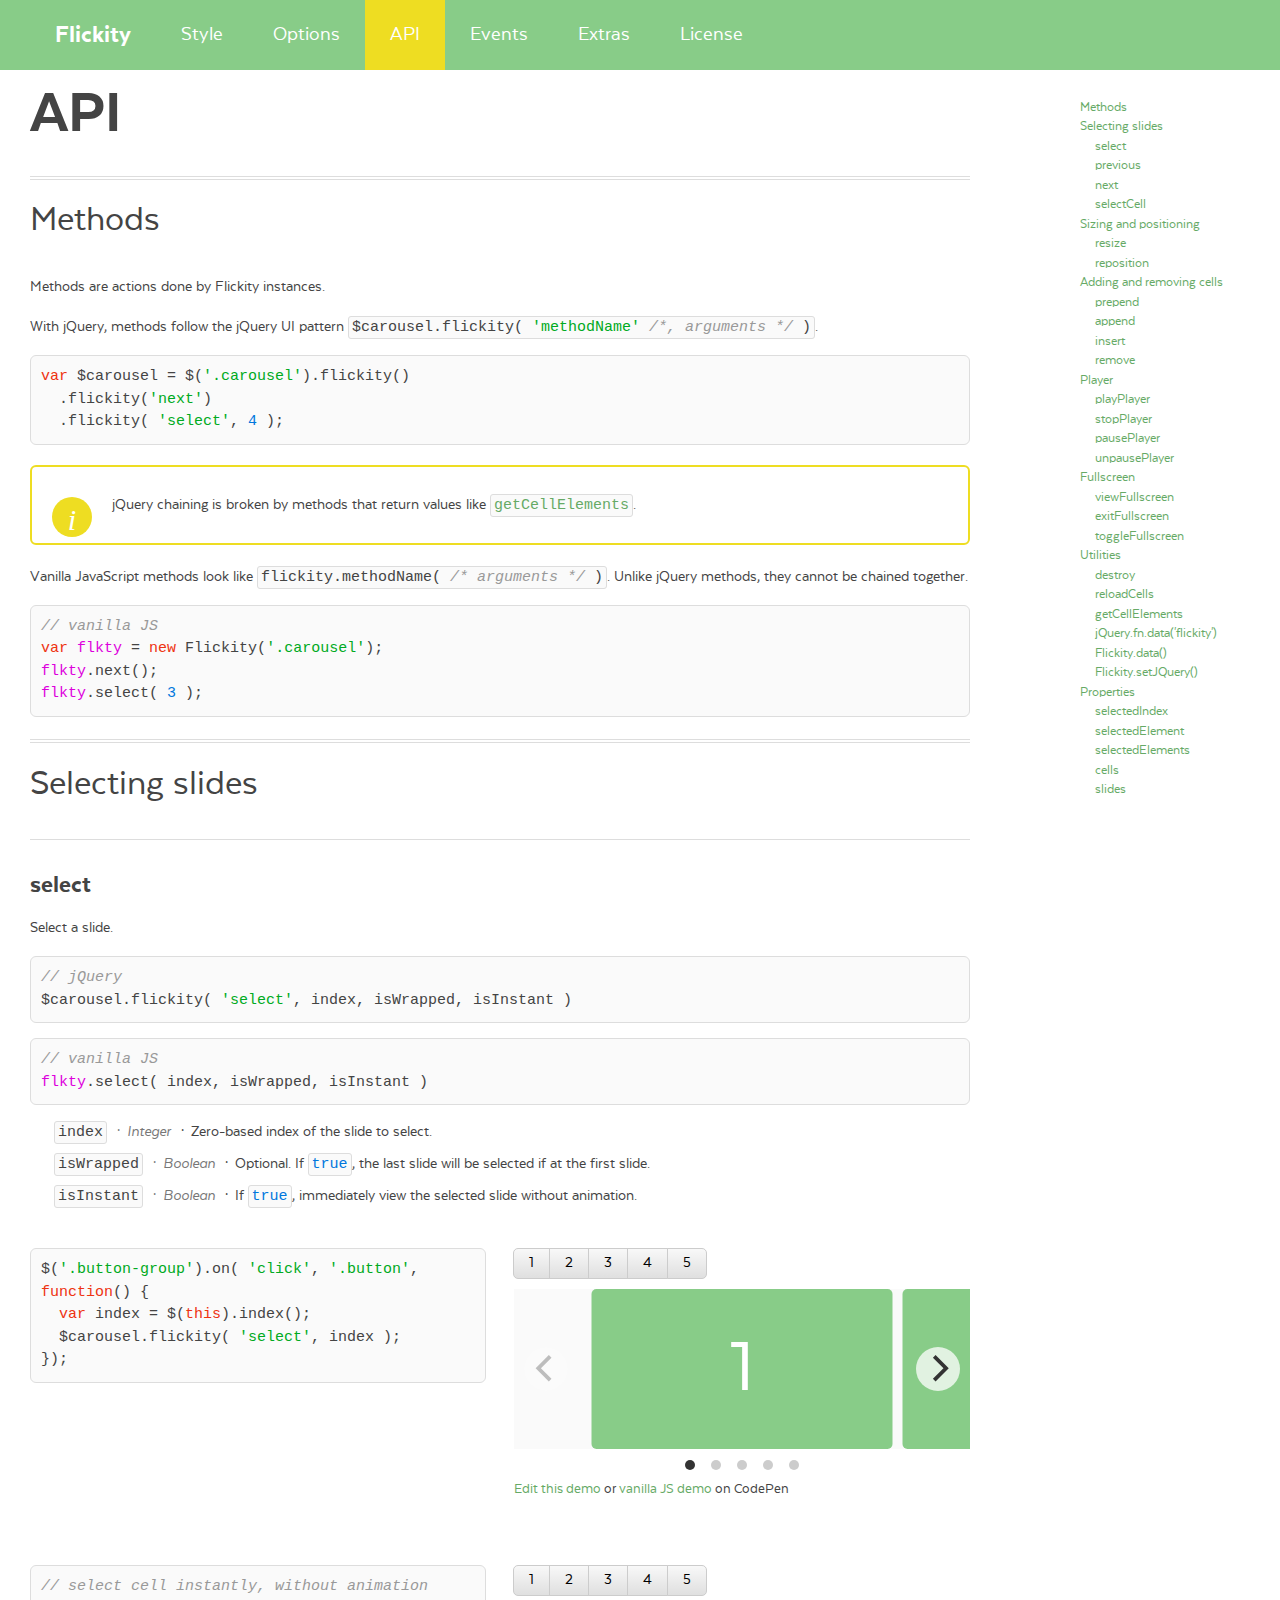
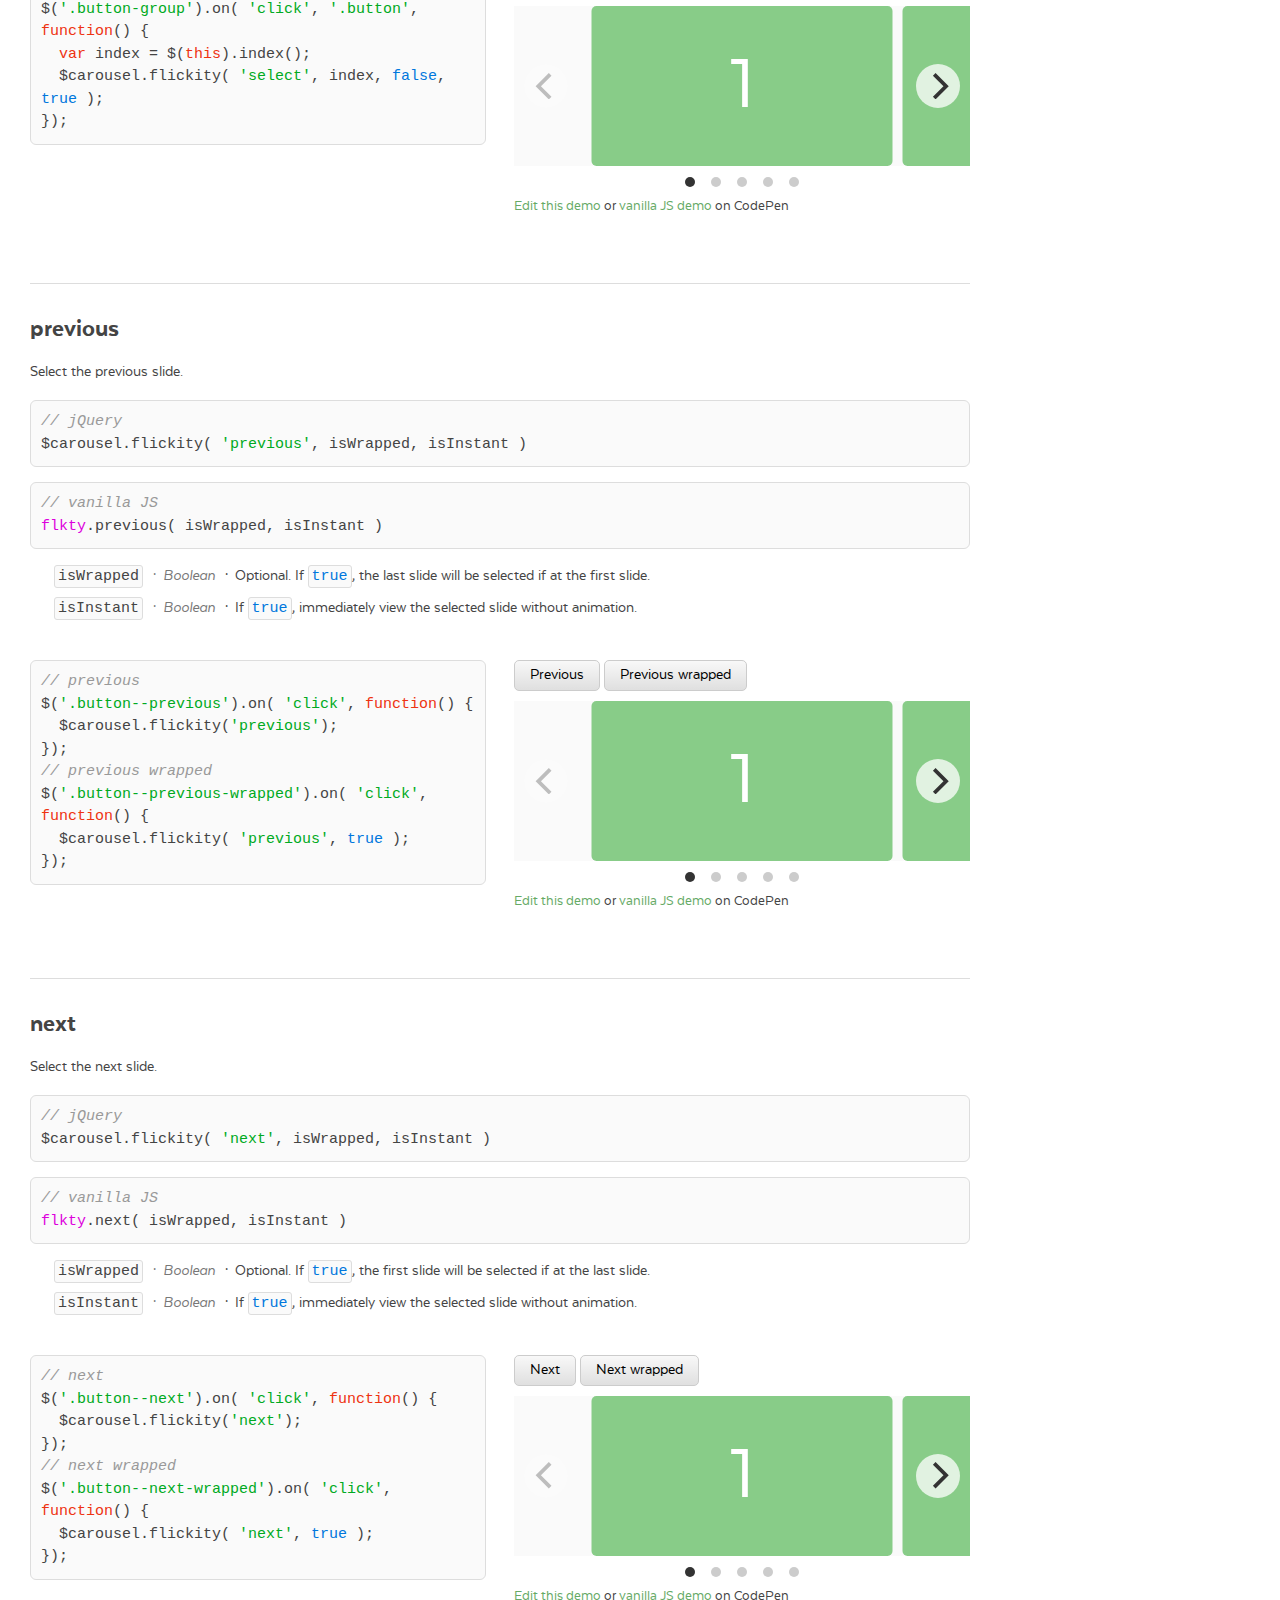
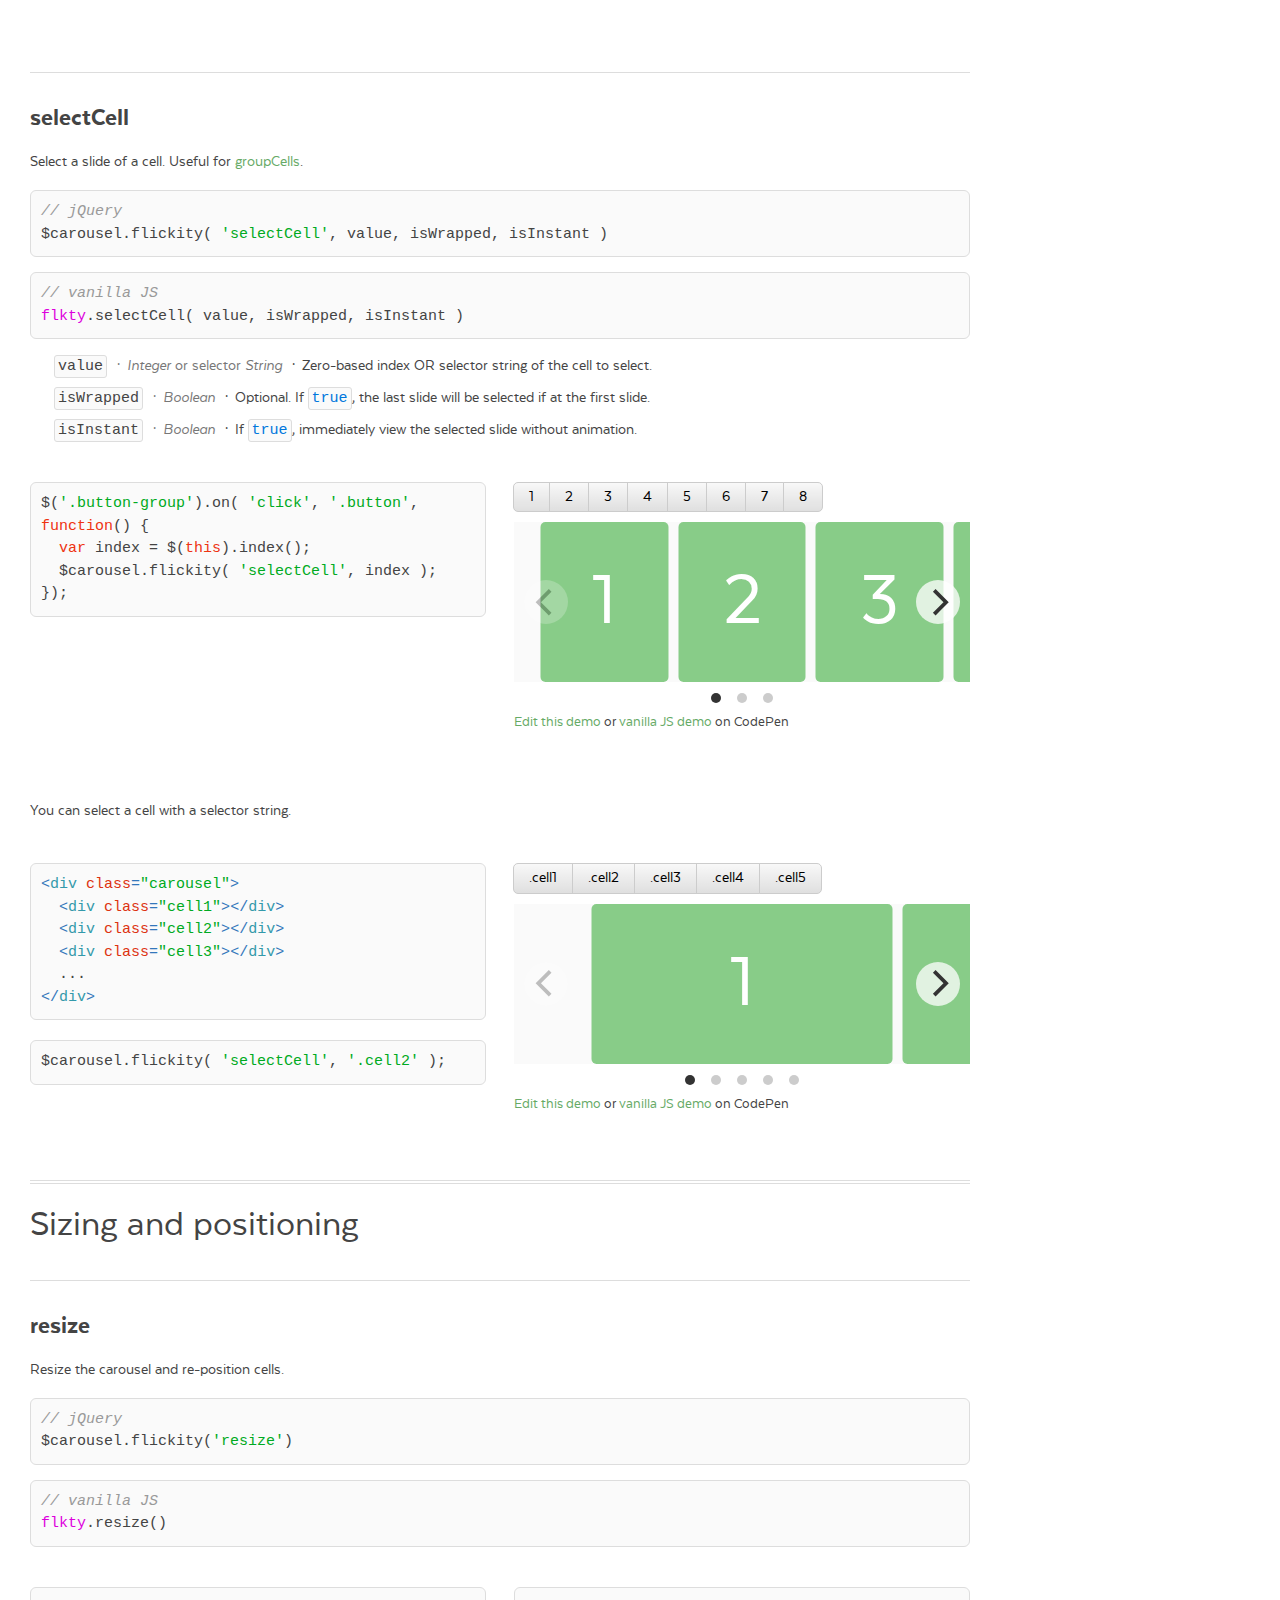
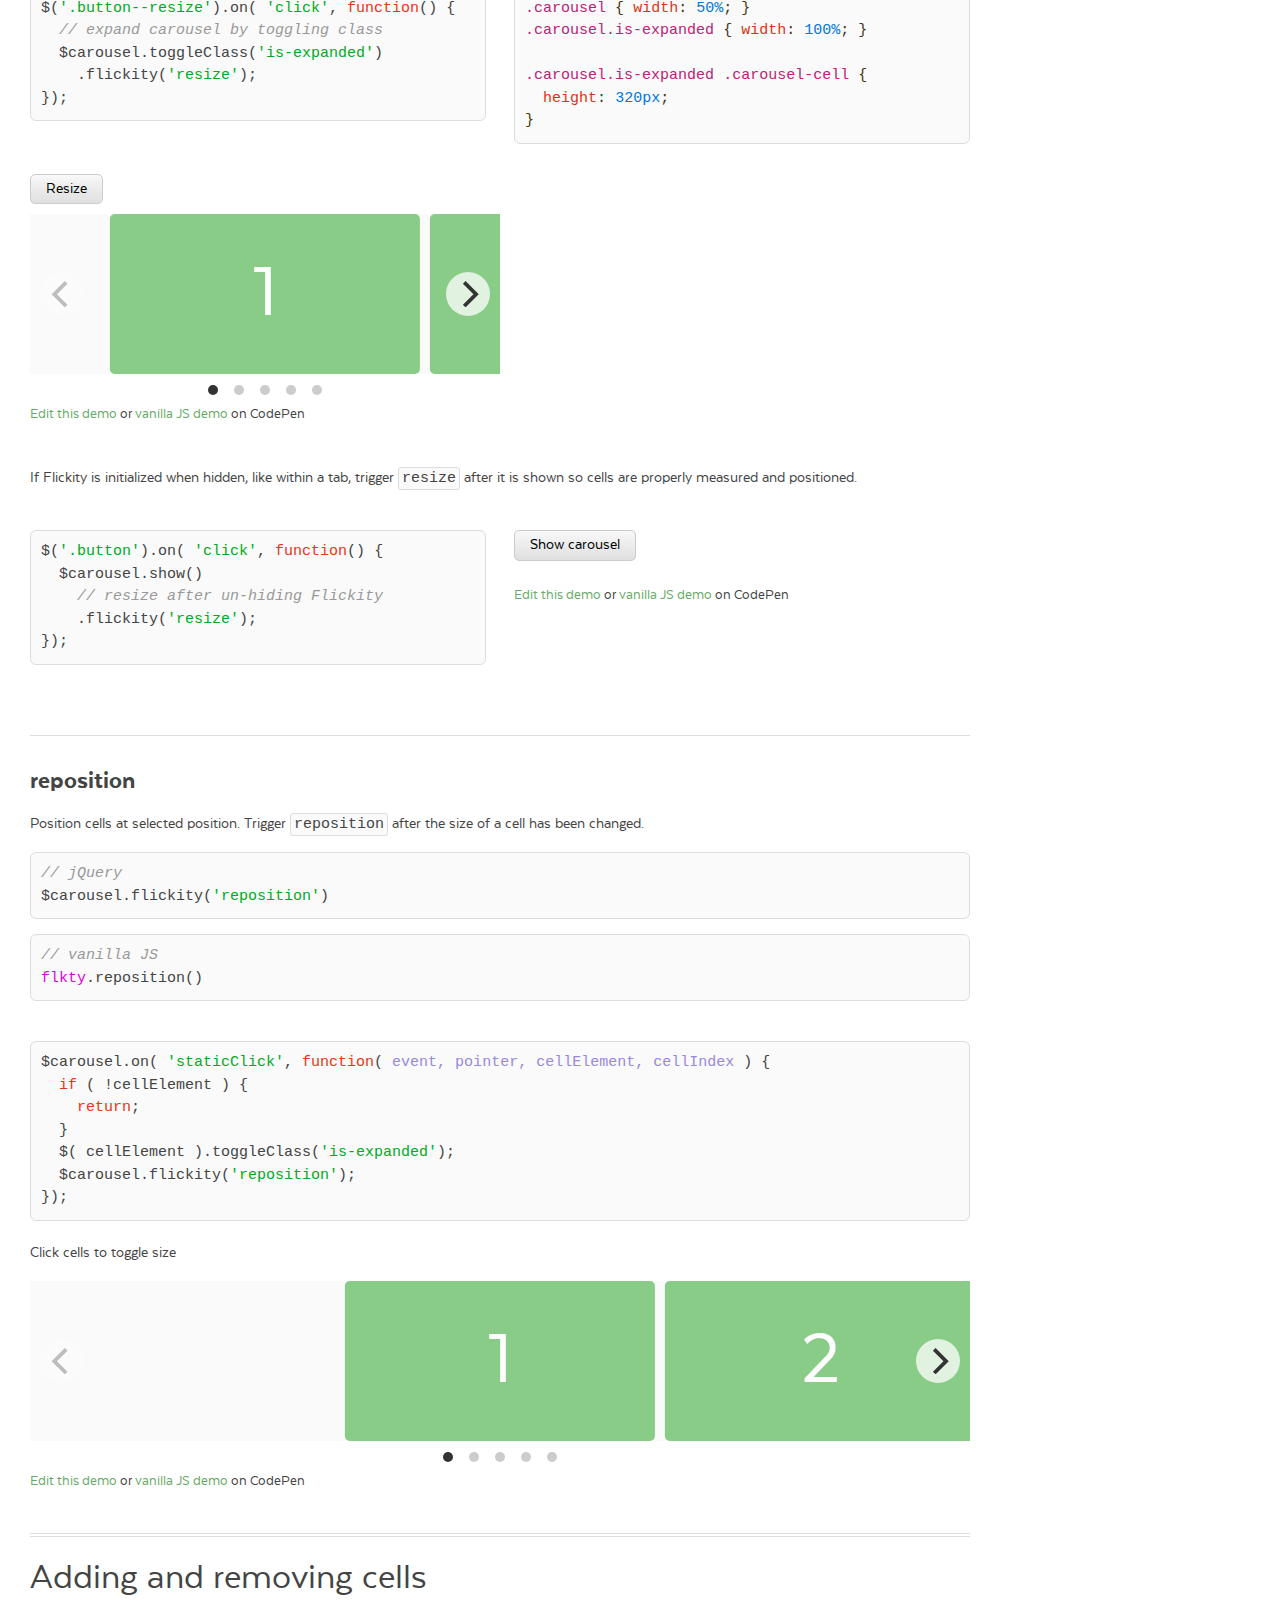
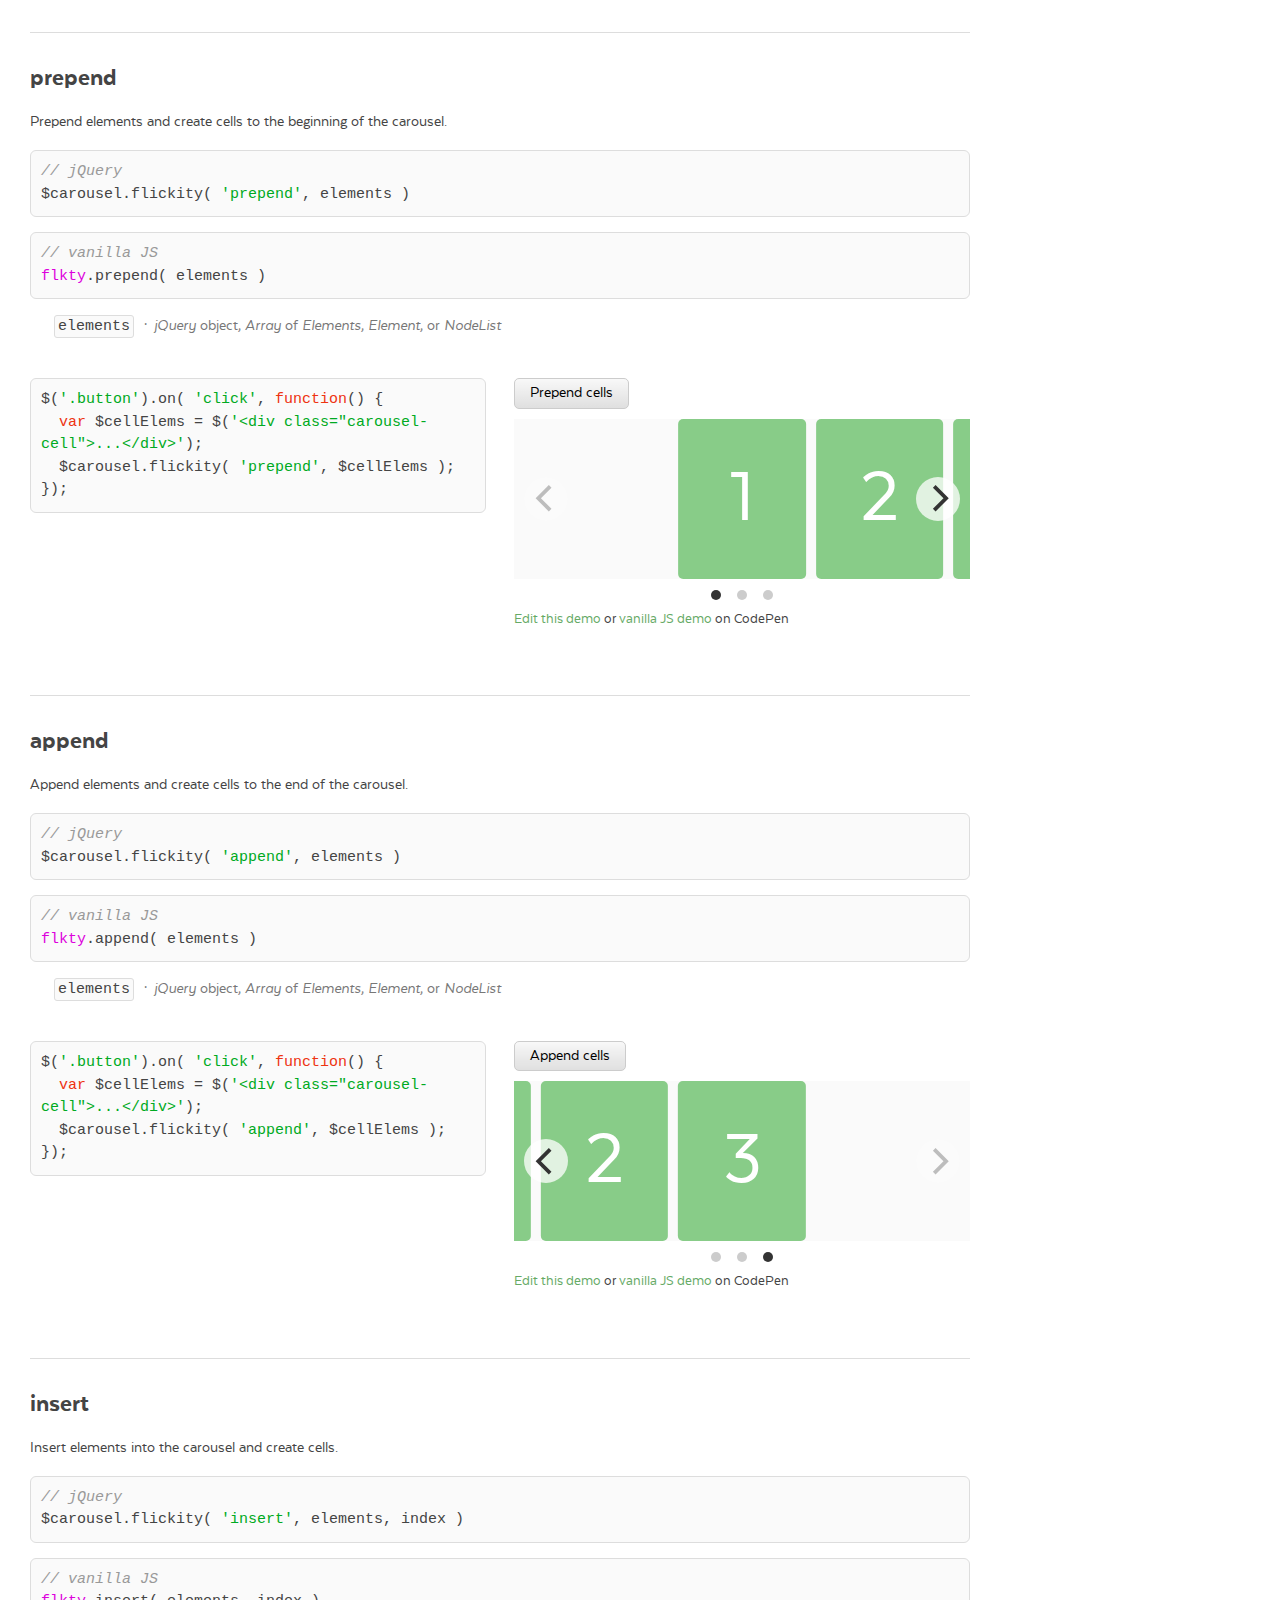
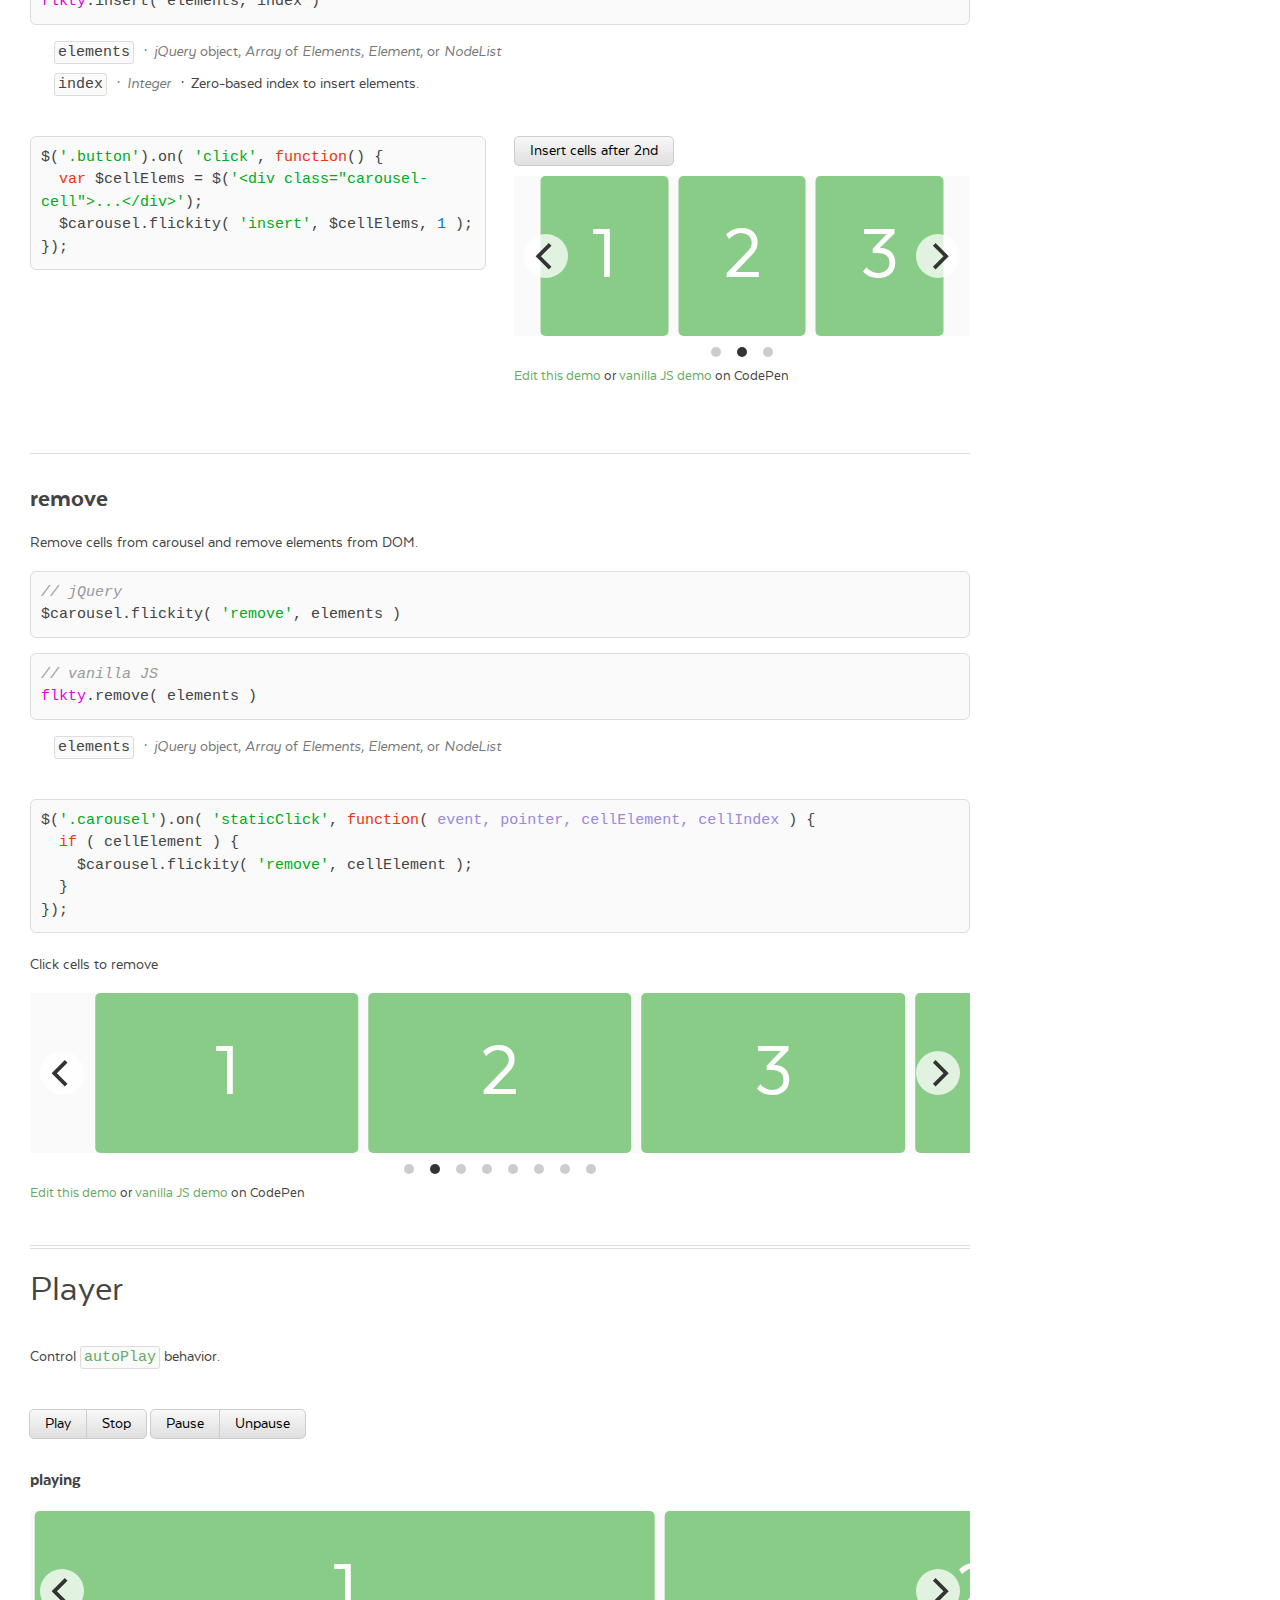
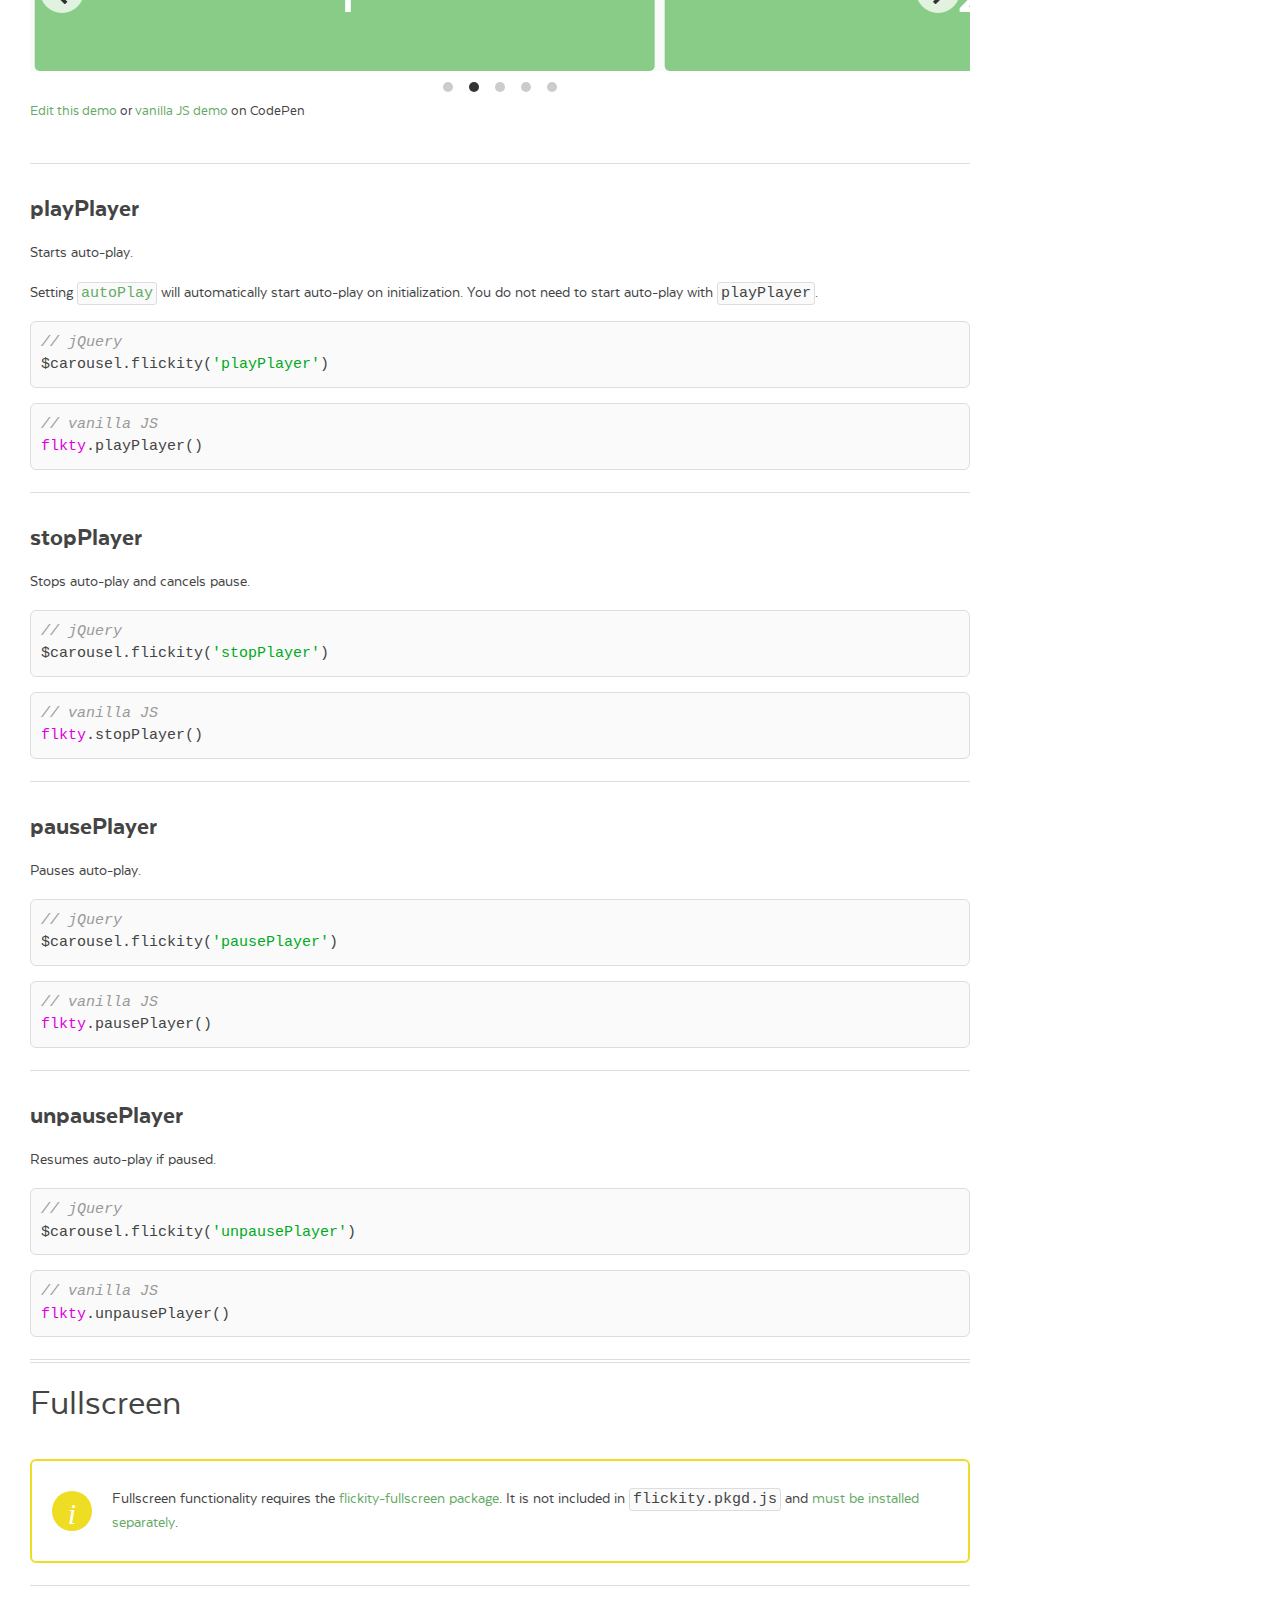
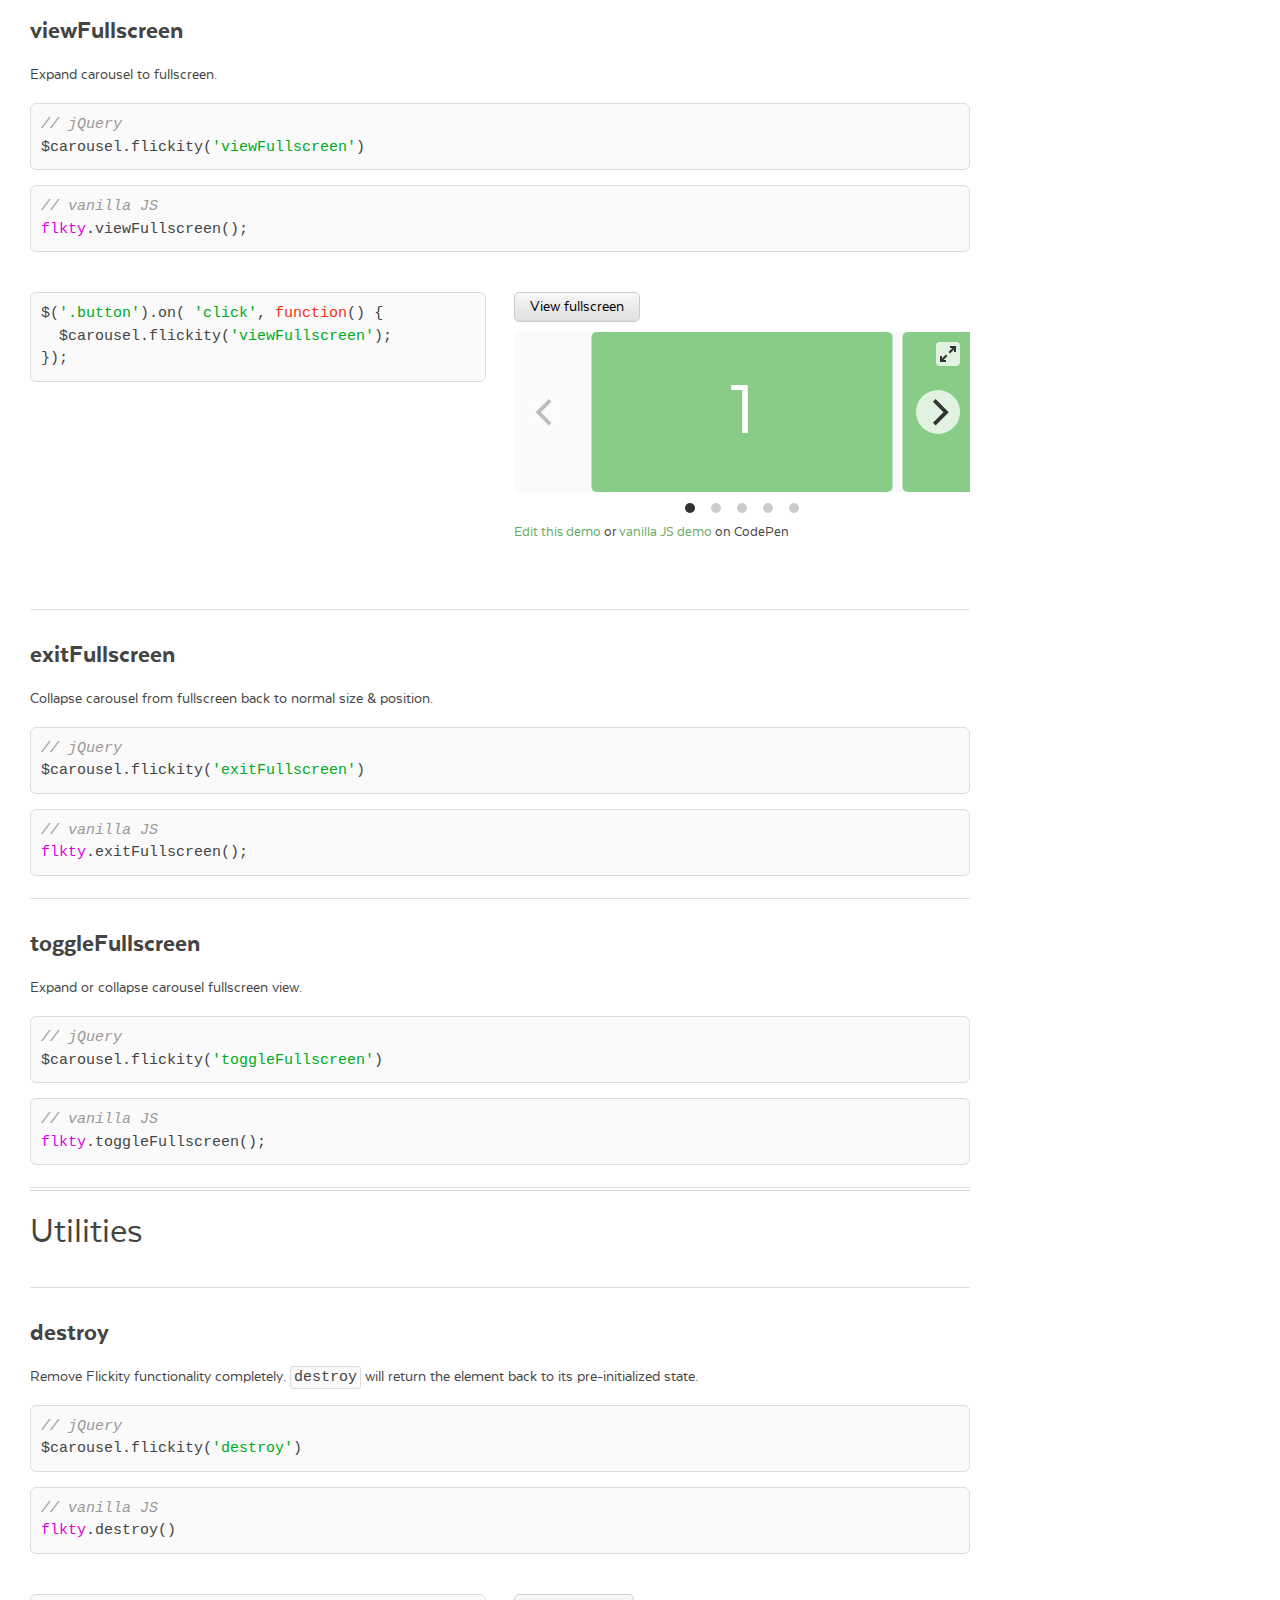
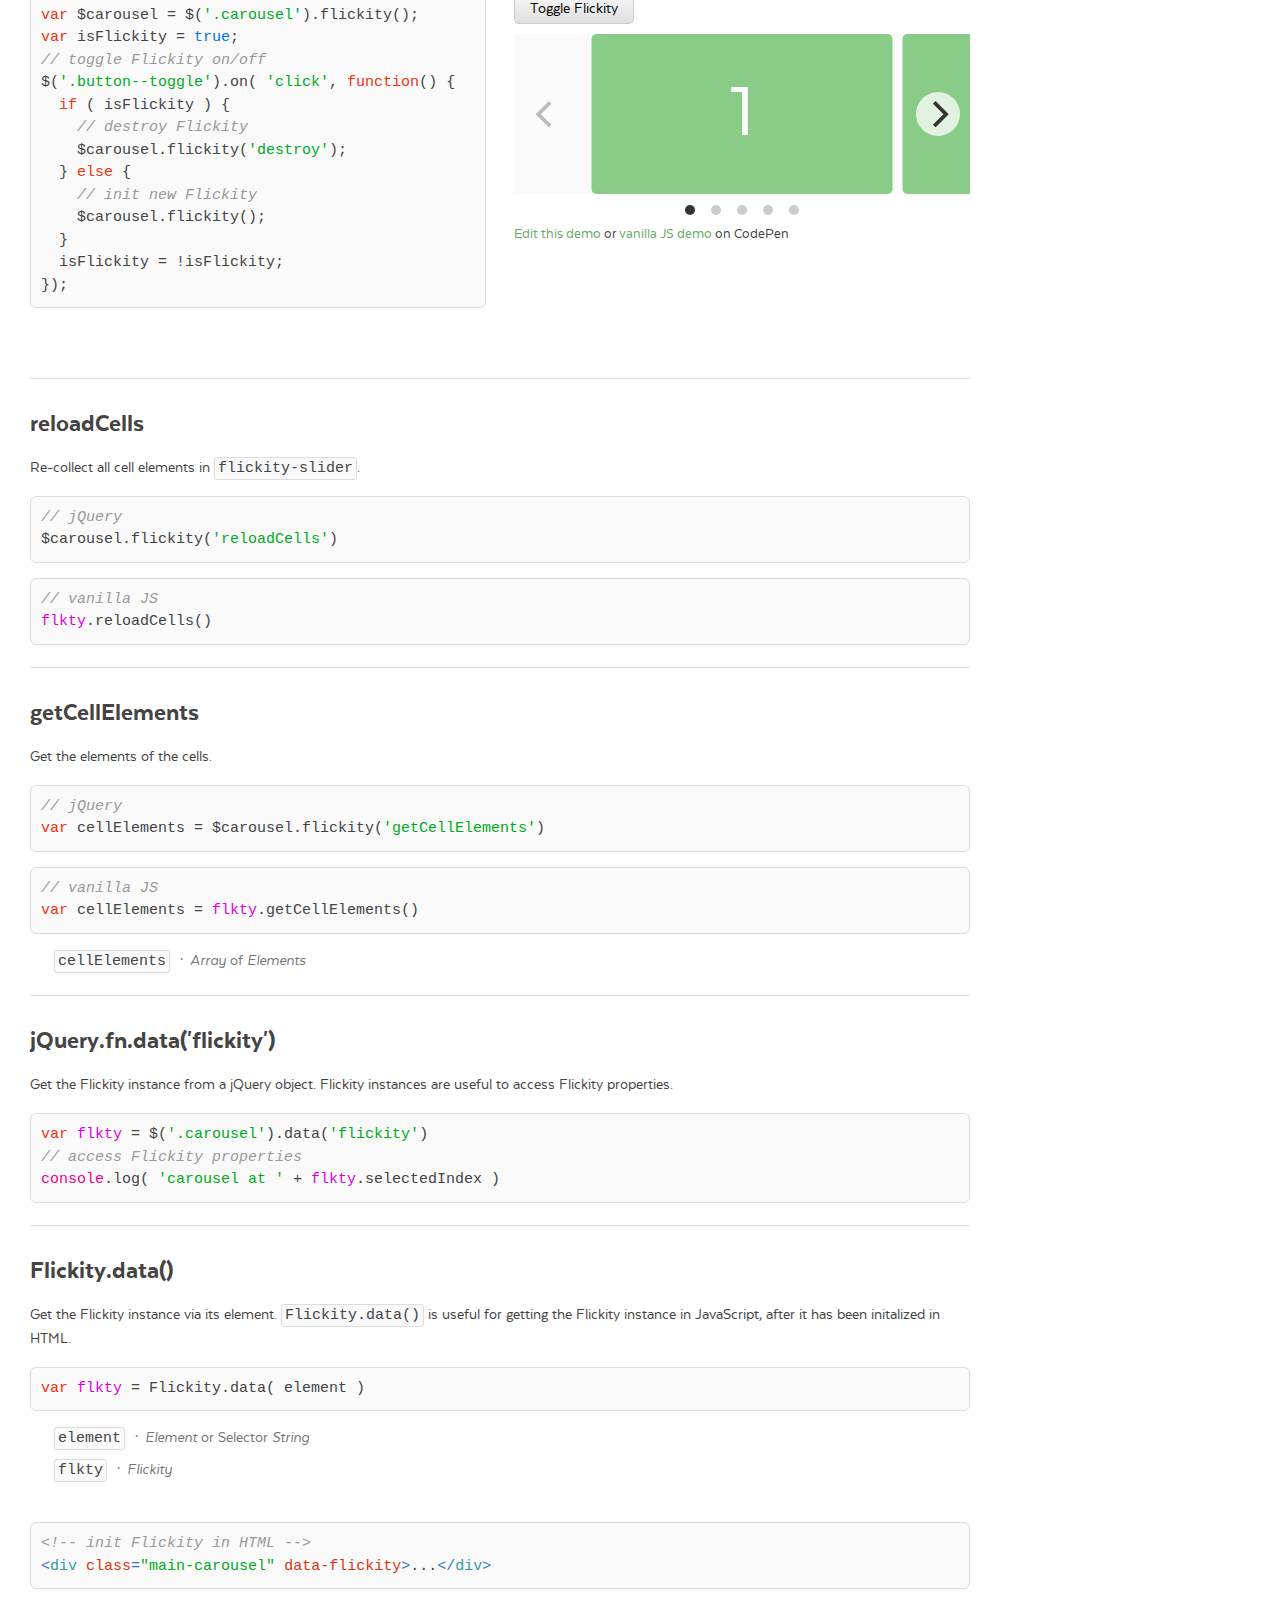
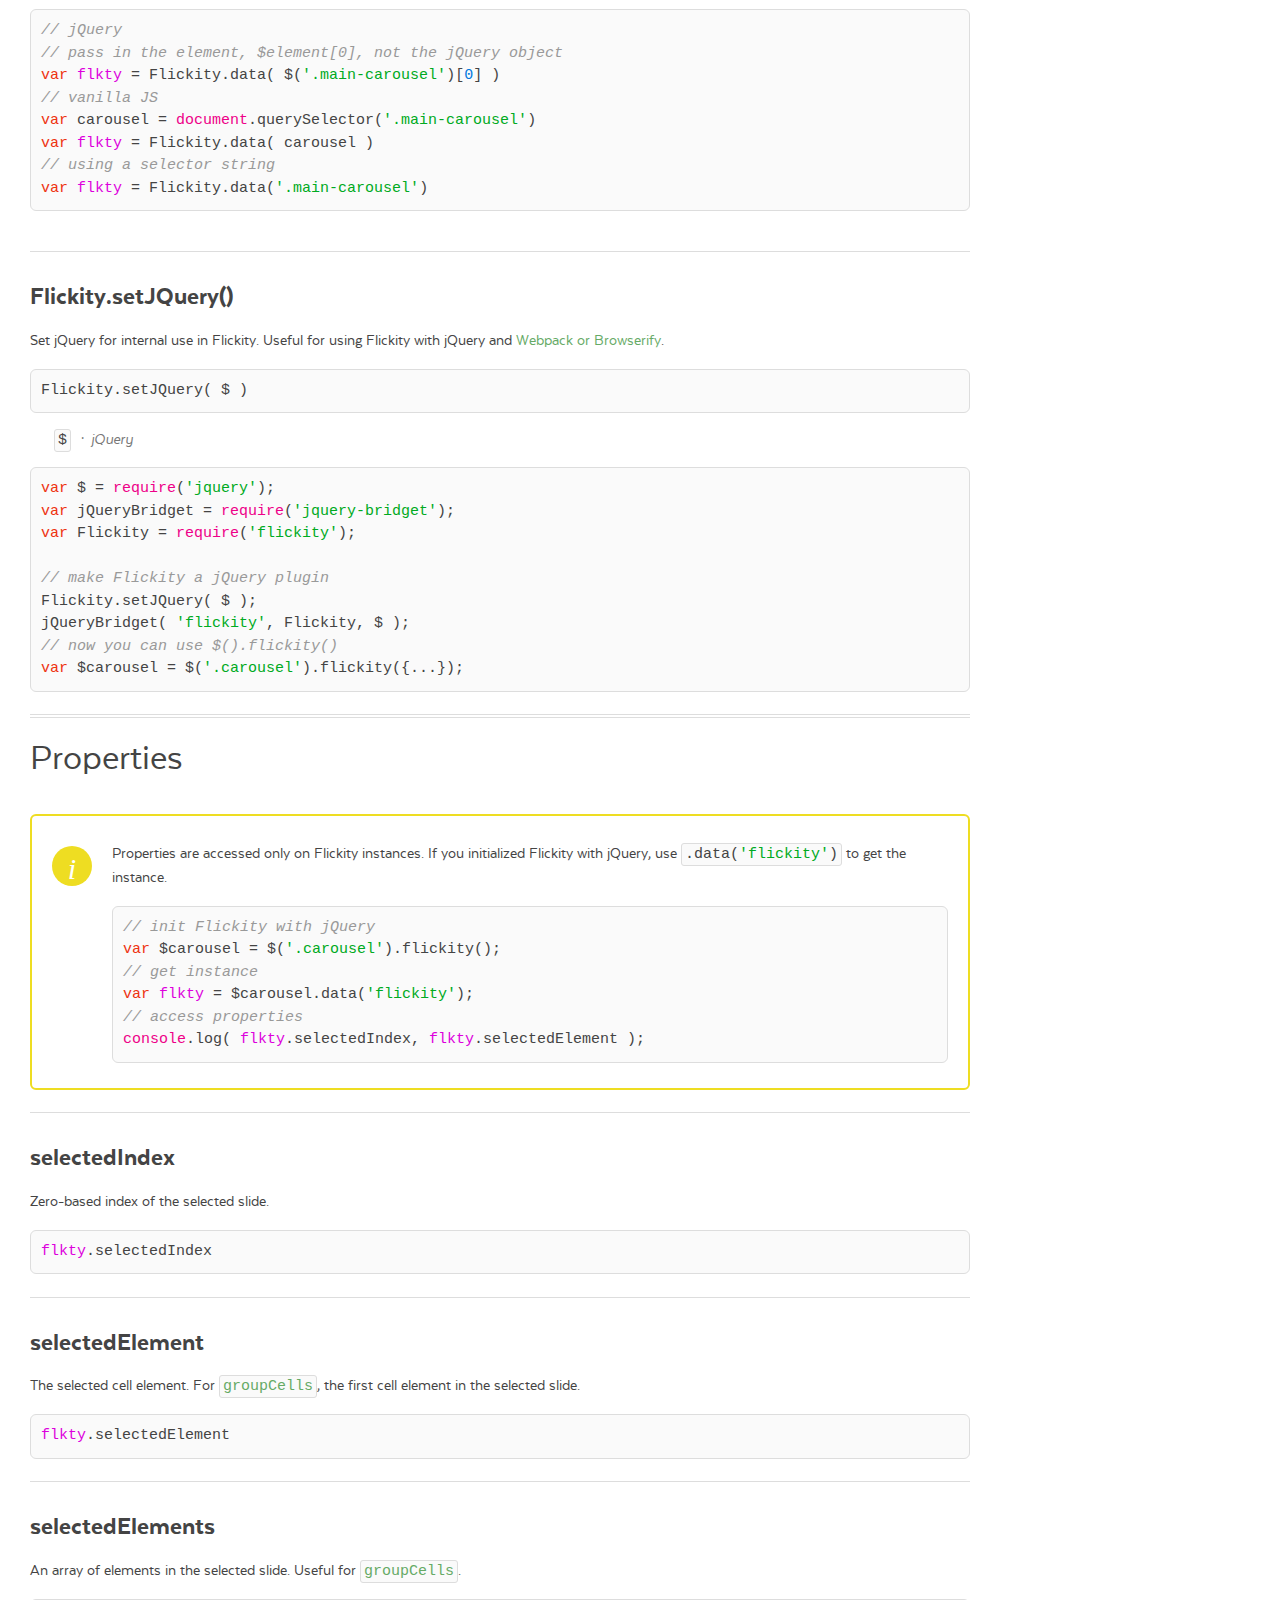
<file: plugins/flickity-docs/flickity-docs/api.html>
<!doctype html>
<html lang="en" class="export">
<head>
  <meta charset="utf-8">
  <meta name="description" content="Touch, responsive, flickable carousels">
  <meta name="viewport" content="width=device-width">

  <title>Flickity &#xB7; API</title>

    <link rel="stylesheet" href="css/flickity-docs.css?6" media="screen">

  <meta name="twitter:card" content="summary">
  <meta name="twitter:site" content="@metafizzyco">
  <meta name="twitter:url" content="https://flickity.metafizzy.co/api.html">
  <meta name="twitter:title" content="Flickity API">
  <meta name="twitter:description" content="Touch, responsive, flickable carousels">

</head>
<body class="page--api">


<nav class="site-nav">
  <div class="container">
    <ul class="site-nav__list">
      <li class="site-nav__item site-nav__item--homepage"><a href=".">Flickity</a></li>
      <li class="site-nav__item site-nav__item--style"><a href="style.html">Style</a></li>
      <li class="site-nav__item site-nav__item--options"><a href="options.html">Options</a></li>
      <li class="site-nav__item site-nav__item--api"><a href="api.html">API</a></li>
      <li class="site-nav__item site-nav__item--events"><a href="events.html">Events</a></li>
      <li class="site-nav__item site-nav__item--extras"><a href="extras.html">Extras</a></li>
      <li class="site-nav__item site-nav__item--license"><a href="license.html">License</a></li>
    </ul>
  </div>
</nav>


<div class="main">
  <div class="container">
      <h1 class="page-title">API</h1>


    <ul class="page-nav" data-js="page-nav">
<li class="page-nav__item page-nav__item--h2"><a href="#methods">Methods</a></li>
<li class="page-nav__item page-nav__item--h2"><a href="#selecting-slides">Selecting slides</a></li>
<li class="page-nav__item page-nav__item--h3"><a href="#select">select</a></li>
<li class="page-nav__item page-nav__item--h3"><a href="#previous">previous</a></li>
<li class="page-nav__item page-nav__item--h3"><a href="#next">next</a></li>
<li class="page-nav__item page-nav__item--h3"><a href="#selectcell">selectCell</a></li>
<li class="page-nav__item page-nav__item--h2"><a href="#sizing-and-positioning">Sizing and positioning</a></li>
<li class="page-nav__item page-nav__item--h3"><a href="#resize">resize</a></li>
<li class="page-nav__item page-nav__item--h3"><a href="#reposition">reposition</a></li>
<li class="page-nav__item page-nav__item--h2"><a href="#adding-and-removing-cells">Adding and removing cells</a></li>
<li class="page-nav__item page-nav__item--h3"><a href="#prepend">prepend</a></li>
<li class="page-nav__item page-nav__item--h3"><a href="#append">append</a></li>
<li class="page-nav__item page-nav__item--h3"><a href="#insert">insert</a></li>
<li class="page-nav__item page-nav__item--h3"><a href="#remove">remove</a></li>
<li class="page-nav__item page-nav__item--h2"><a href="#player">Player</a></li>
<li class="page-nav__item page-nav__item--h3"><a href="#playplayer">playPlayer</a></li>
<li class="page-nav__item page-nav__item--h3"><a href="#stopplayer">stopPlayer</a></li>
<li class="page-nav__item page-nav__item--h3"><a href="#pauseplayer">pausePlayer</a></li>
<li class="page-nav__item page-nav__item--h3"><a href="#unpauseplayer">unpausePlayer</a></li>
<li class="page-nav__item page-nav__item--h2"><a href="#fullscreen">Fullscreen</a></li>
<li class="page-nav__item page-nav__item--h3"><a href="#viewfullscreen">viewFullscreen</a></li>
<li class="page-nav__item page-nav__item--h3"><a href="#exitfullscreen">exitFullscreen</a></li>
<li class="page-nav__item page-nav__item--h3"><a href="#togglefullscreen">toggleFullscreen</a></li>
<li class="page-nav__item page-nav__item--h2"><a href="#utilities">Utilities</a></li>
<li class="page-nav__item page-nav__item--h3"><a href="#destroy">destroy</a></li>
<li class="page-nav__item page-nav__item--h3"><a href="#reloadcells">reloadCells</a></li>
<li class="page-nav__item page-nav__item--h3"><a href="#getcellelements">getCellElements</a></li>
<li class="page-nav__item page-nav__item--h3"><a href="#jquery-fn-data-flickity">jQuery.fn.data(&apos;flickity&apos;)</a></li>
<li class="page-nav__item page-nav__item--h3"><a href="#flickity-data">Flickity.data()</a></li>
<li class="page-nav__item page-nav__item--h3"><a href="#flickity-setjquery">Flickity.setJQuery()</a></li>
<li class="page-nav__item page-nav__item--h2"><a href="#properties">Properties</a></li>
<li class="page-nav__item page-nav__item--h3"><a href="#selectedindex">selectedIndex</a></li>
<li class="page-nav__item page-nav__item--h3"><a href="#selectedelement">selectedElement</a></li>
<li class="page-nav__item page-nav__item--h3"><a href="#selectedelements">selectedElements</a></li>
<li class="page-nav__item page-nav__item--h3"><a href="#cells">cells</a></li>
<li class="page-nav__item page-nav__item--h3"><a href="#slides">slides</a></li>
</ul>


<h2 id="methods">Methods</h2>

<p>Methods are actions done by Flickity instances.</p>

<p>With jQuery, methods follow the jQuery UI pattern
  <code>$carousel.flickity( <span class="string">&apos;methodName&apos;</span> <span class="comment">/*, arguments */</span> )</code>.</p>

<pre><code class="js"><span class="keyword">var</span> $carousel = $(<span class="string">&apos;.carousel&apos;</span>).flickity()
  .flickity(<span class="string">&apos;next&apos;</span>)
  .flickity( <span class="string">&apos;select&apos;</span>, <span class="number">4</span> );
</code></pre>

<div class="call-out">
  <p>jQuery chaining is broken by methods that return values like <a href="#getcellelements"><code>getCellElements</code></a>.</p>
</div>

<p>Vanilla JavaScript methods look like
  <code>flickity.methodName( <span class="comment">/* arguments */</span> )</code>. Unlike jQuery methods, they cannot be chained together.</p>

<pre><code class="js"><span class="comment">// vanilla JS</span>
<span class="keyword">var</span> <span class="flickity_var">flkty</span> = <span class="keyword">new</span> <span class="flickity_keyword">Flickity</span>(<span class="string">&apos;.carousel&apos;</span>);
<span class="flickity_var">flkty</span>.next();
<span class="flickity_var">flkty</span>.select( <span class="number">3</span> );
</code></pre>

<h2 id="selecting-slides">Selecting slides</h2>

<h3 id="select">select</h3>

<p>Select a slide.</p>

<pre><code class="js"><span class="comment">// jQuery</span>
$carousel.flickity( <span class="string">&apos;select&apos;</span>, index, isWrapped, isInstant )
</code></pre>
<pre><code class="js"><span class="comment">// vanilla JS</span>
<span class="flickity_var">flkty</span>.select( index, isWrapped, isInstant )
</code></pre>

<p class="argument">
  <code class="argument__code">index</code>
  <span class="argument__type"><i>Integer</i></span>
  <span class="argument__description">Zero-based index of the slide to select.</span>
</p>
<p class="argument">
  <code class="argument__code">isWrapped</code>
  <span class="argument__type"><i>Boolean</i></span>
  <span class="argument__description">Optional. If <code><span class="literal">true</span></code>, the last slide will be selected if at the first slide.</span>
</p>
<p class="argument">
  <code class="argument__code">isInstant</code>
  <span class="argument__type"><i>Boolean</i></span>
  <span class="argument__description">If <code><span class="literal">true</span></code>, immediately view the selected slide without animation.</span>
</p>

<div class="example duo">
  <div class="example__code duo__cell">
<pre><code class="js">$(<span class="string">&apos;.button-group&apos;</span>).on( <span class="string">&apos;click&apos;</span>, <span class="string">&apos;.button&apos;</span>, <span class="function"><span class="keyword">function</span>(<span class="params"></span>) </span>{
  <span class="keyword">var</span> index = $(<span class="keyword">this</span>).index();
  $carousel.flickity( <span class="string">&apos;select&apos;</span>, index );
});
</code></pre>
  </div>
  <div class="example__demo duo__cell" data-js="select">
    <div class="button-row button-group">
      <button class="button">1</button>
      <button class="button">2</button>
      <button class="button">3</button>
      <button class="button">4</button>
      <button class="button">5</button>
    </div>
    <div class="carousel">
      <div class="carousel-cell"></div>
      <div class="carousel-cell"></div>
      <div class="carousel-cell"></div>
      <div class="carousel-cell"></div>
      <div class="carousel-cell"></div>
    </div>
    <p class="edit-demo">
        <a href="https://codepen.io/desandro/pen/yyvYeN">Edit this demo</a>
        or <a href="https://codepen.io/desandro/pen/ByYoKM">vanilla JS demo</a> on CodePen
    </p>
  </div>
</div>

<div class="example duo">
  <div class="example__code duo__cell">
<pre><code class="js"><span class="comment">// select cell instantly, without animation</span>
$(<span class="string">&apos;.button-group&apos;</span>).on( <span class="string">&apos;click&apos;</span>, <span class="string">&apos;.button&apos;</span>, <span class="function"><span class="keyword">function</span>(<span class="params"></span>) </span>{
  <span class="keyword">var</span> index = $(<span class="keyword">this</span>).index();
  $carousel.flickity( <span class="string">&apos;select&apos;</span>, index, <span class="literal">false</span>, <span class="literal">true</span> );
});
</code></pre>
  </div>
  <div class="example__demo duo__cell" data-js="select-instant">
    <div class="button-row button-group">
      <button class="button">1</button>
      <button class="button">2</button>
      <button class="button">3</button>
      <button class="button">4</button>
      <button class="button">5</button>
    </div>
    <div class="carousel">
      <div class="carousel-cell"></div>
      <div class="carousel-cell"></div>
      <div class="carousel-cell"></div>
      <div class="carousel-cell"></div>
      <div class="carousel-cell"></div>
    </div>
    <p class="edit-demo">
        <a href="https://codepen.io/desandro/pen/pggQeL">Edit this demo</a>
        or <a href="https://codepen.io/desandro/pen/OMMamp">vanilla JS demo</a> on CodePen
    </p>
  </div>
</div>


<h3 id="previous">previous</h3>

<p>Select the previous slide.</p>

<pre><code class="js"><span class="comment">// jQuery</span>
$carousel.flickity( <span class="string">&apos;previous&apos;</span>, isWrapped, isInstant )
</code></pre>
<pre><code class="js"><span class="comment">// vanilla JS</span>
<span class="flickity_var">flkty</span>.previous( isWrapped, isInstant )
</code></pre>

<p class="argument">
  <code class="argument__code">isWrapped</code>
  <span class="argument__type"><i>Boolean</i></span>
  <span class="argument__description">Optional. If <code><span class="literal">true</span></code>, the last slide will be selected if at the first slide.</span>
</p>
<p class="argument">
  <code class="argument__code">isInstant</code>
  <span class="argument__type"><i>Boolean</i></span>
  <span class="argument__description">If <code><span class="literal">true</span></code>, immediately view the selected slide without animation.</span>
</p>

<div class="example duo">
  <div class="example__code duo__cell">
<pre><code class="js"><span class="comment">// previous</span>
$(<span class="string">&apos;.button--previous&apos;</span>).on( <span class="string">&apos;click&apos;</span>, <span class="function"><span class="keyword">function</span>(<span class="params"></span>) </span>{
  $carousel.flickity(<span class="string">&apos;previous&apos;</span>);
});
<span class="comment">// previous wrapped</span>
$(<span class="string">&apos;.button--previous-wrapped&apos;</span>).on( <span class="string">&apos;click&apos;</span>, <span class="function"><span class="keyword">function</span>(<span class="params"></span>) </span>{
  $carousel.flickity( <span class="string">&apos;previous&apos;</span>, <span class="literal">true</span> );
});
</code></pre>
  </div>
  <div class="example__demo duo__cell" data-js="previous">
    <div class="button-row">
      <button class="button button--previous">Previous</button>
      <button class="button button--previous-wrapped">Previous wrapped</button>
    </div>
    <div class="carousel">
      <div class="carousel-cell"></div>
      <div class="carousel-cell"></div>
      <div class="carousel-cell"></div>
      <div class="carousel-cell"></div>
      <div class="carousel-cell"></div>
    </div>
    <p class="edit-demo">
        <a href="https://codepen.io/desandro/pen/emVpdz">Edit this demo</a>
        or <a href="https://codepen.io/desandro/pen/PwQPGX">vanilla JS demo</a> on CodePen
    </p>
  </div>
</div>


<h3 id="next">next</h3>

<p>Select the next slide.</p>

<pre><code class="js"><span class="comment">// jQuery</span>
$carousel.flickity( <span class="string">&apos;next&apos;</span>, isWrapped, isInstant )
</code></pre>
<pre><code class="js"><span class="comment">// vanilla JS</span>
<span class="flickity_var">flkty</span>.next( isWrapped, isInstant )
</code></pre>

<p class="argument">
  <code class="argument__code">isWrapped</code>
  <span class="argument__type"><i>Boolean</i></span>
  <span class="argument__description">Optional. If <code><span class="literal">true</span></code>, the first slide will be selected if at the last slide.</span>
</p>
<p class="argument">
  <code class="argument__code">isInstant</code>
  <span class="argument__type"><i>Boolean</i></span>
  <span class="argument__description">If <code><span class="literal">true</span></code>, immediately view the selected slide without animation.</span>
</p>

<div class="example duo">
  <div class="example__code duo__cell">
<pre><code class="js"><span class="comment">// next</span>
$(<span class="string">&apos;.button--next&apos;</span>).on( <span class="string">&apos;click&apos;</span>, <span class="function"><span class="keyword">function</span>(<span class="params"></span>) </span>{
  $carousel.flickity(<span class="string">&apos;next&apos;</span>);
});
<span class="comment">// next wrapped</span>
$(<span class="string">&apos;.button--next-wrapped&apos;</span>).on( <span class="string">&apos;click&apos;</span>, <span class="function"><span class="keyword">function</span>(<span class="params"></span>) </span>{
  $carousel.flickity( <span class="string">&apos;next&apos;</span>, <span class="literal">true</span> );
});
</code></pre>
  </div>
  <div class="example__demo duo__cell" data-js="next">
    <div class="button-row">
      <button class="button button--next">Next</button>
      <button class="button button--next-wrapped">Next wrapped</button>
    </div>
    <div class="carousel">
      <div class="carousel-cell"></div>
      <div class="carousel-cell"></div>
      <div class="carousel-cell"></div>
      <div class="carousel-cell"></div>
      <div class="carousel-cell"></div>
    </div>
    <p class="edit-demo">
        <a href="https://codepen.io/desandro/pen/JopYby">Edit this demo</a>
        or <a href="https://codepen.io/desandro/pen/gbvaLQ">vanilla JS demo</a> on CodePen
    </p>
  </div>
</div>


<h3 id="selectcell">selectCell</h3>

<p>Select a slide of a cell. Useful for <a href="options.html#groupcells">groupCells</a>.</p>

<pre><code class="js"><span class="comment">// jQuery</span>
$carousel.flickity( <span class="string">&apos;selectCell&apos;</span>, value, isWrapped, isInstant )
</code></pre>
<pre><code class="js"><span class="comment">// vanilla JS</span>
<span class="flickity_var">flkty</span>.selectCell( value, isWrapped, isInstant )
</code></pre>

<p class="argument">
  <code class="argument__code">value</code>
  <span class="argument__type"><i>Integer</i> or selector <i>String</i></span>
  <span class="argument__description">Zero-based index OR selector string of the cell to select.</span>
</p>
<p class="argument">
  <code class="argument__code">isWrapped</code>
  <span class="argument__type"><i>Boolean</i></span>
  <span class="argument__description">Optional. If <code><span class="literal">true</span></code>, the last slide will be selected if at the first slide.</span>
</p>
<p class="argument">
  <code class="argument__code">isInstant</code>
  <span class="argument__type"><i>Boolean</i></span>
  <span class="argument__description">If <code><span class="literal">true</span></code>, immediately view the selected slide without animation.</span>
</p>

<div class="example duo">
  <div class="example__code duo__cell">
<pre><code class="js">$(<span class="string">&apos;.button-group&apos;</span>).on( <span class="string">&apos;click&apos;</span>, <span class="string">&apos;.button&apos;</span>, <span class="function"><span class="keyword">function</span>(<span class="params"></span>) </span>{
  <span class="keyword">var</span> index = $(<span class="keyword">this</span>).index();
  $carousel.flickity( <span class="string">&apos;selectCell&apos;</span>, index );
});
</code></pre>
  </div>
  <div class="example__demo duo__cell" data-js="select-cell">
    <div class="button-row button-group">
      <button class="button">1</button>
      <button class="button">2</button>
      <button class="button">3</button>
      <button class="button">4</button>
      <button class="button">5</button>
      <button class="button">6</button>
      <button class="button">7</button>
      <button class="button">8</button>
    </div>
    <div class="carousel carousel--show-several">
      <div class="carousel-cell"></div>
      <div class="carousel-cell"></div>
      <div class="carousel-cell"></div>
      <div class="carousel-cell"></div>
      <div class="carousel-cell"></div>
      <div class="carousel-cell"></div>
      <div class="carousel-cell"></div>
      <div class="carousel-cell"></div>
    </div>
    <p class="edit-demo">
        <a href="https://codepen.io/desandro/pen/KrXgyZ">Edit this demo</a>
        or <a href="https://codepen.io/desandro/pen/vKZXpK">vanilla JS demo</a> on CodePen
    </p>
  </div>
</div>

<p>You can select a cell with a selector string.</p>

<div class="example duo">
  <div class="example__code duo__cell">
<pre><code class="html"><span class="tag">&lt;<span class="title">div</span> <span class="attribute">class</span>=<span class="value">&quot;carousel&quot;</span>&gt;</span>
  <span class="tag">&lt;<span class="title">div</span> <span class="attribute">class</span>=<span class="value">&quot;cell1&quot;</span>&gt;</span><span class="tag">&lt;/<span class="title">div</span>&gt;</span>
  <span class="tag">&lt;<span class="title">div</span> <span class="attribute">class</span>=<span class="value">&quot;cell2&quot;</span>&gt;</span><span class="tag">&lt;/<span class="title">div</span>&gt;</span>
  <span class="tag">&lt;<span class="title">div</span> <span class="attribute">class</span>=<span class="value">&quot;cell3&quot;</span>&gt;</span><span class="tag">&lt;/<span class="title">div</span>&gt;</span>
  ...
<span class="tag">&lt;/<span class="title">div</span>&gt;</span>
</code></pre>

<pre><code class="js">$carousel.flickity( <span class="string">&apos;selectCell&apos;</span>, <span class="string">&apos;.cell2&apos;</span> );
</code></pre>
  </div>
  <div class="example__demo duo__cell" data-js="select-cell">
    <div class="button-row button-group">
      <button class="button" data-selector=".cell1">.cell1</button>
      <button class="button" data-selector=".cell2">.cell2</button>
      <button class="button" data-selector=".cell3">.cell3</button>
      <button class="button" data-selector=".cell4">.cell4</button>
      <button class="button" data-selector=".cell5">.cell5</button>
    </div>
    <div class="carousel">
      <div class="carousel-cell cell1"></div>
      <div class="carousel-cell cell2"></div>
      <div class="carousel-cell cell3"></div>
      <div class="carousel-cell cell4"></div>
      <div class="carousel-cell cell5"></div>
    </div>
    <p class="edit-demo">
        <a href="https://codepen.io/desandro/pen/rLGrpQ">Edit this demo</a>
        or <a href="https://codepen.io/desandro/pen/mEBAXR">vanilla JS demo</a> on CodePen
    </p>
  </div>
</div>


<h2 id="sizing-and-positioning">Sizing and positioning</h2>


<h3 id="resize">resize</h3>

<p>Resize the carousel and re-position cells.</p>

<pre><code class="js"><span class="comment">// jQuery</span>
$carousel.flickity(<span class="string">&apos;resize&apos;</span>)
</code></pre>
<pre><code class="js"><span class="comment">// vanilla JS</span>
<span class="flickity_var">flkty</span>.resize()
</code></pre>

<div class="example">
  <div class="example__code">
    <div class="duo">
      <div class="duo__cell">
<pre><code class="js">$(<span class="string">&apos;.button--resize&apos;</span>).on( <span class="string">&apos;click&apos;</span>, <span class="function"><span class="keyword">function</span>(<span class="params"></span>) </span>{
  <span class="comment">// expand carousel by toggling class</span>
  $carousel.toggleClass(<span class="string">&apos;is-expanded&apos;</span>)
    .flickity(<span class="string">&apos;resize&apos;</span>);
});
</code></pre>
      </div>
      <div class="duo__cell">
<pre><code class="css"><span class="class">.carousel</span> <span class="rules">{ <span class="rule"><span class="attribute">width</span>:<span class="value"> <span class="number">50%</span></span></span>; }</span>
<span class="class">.carousel</span><span class="class">.is-expanded</span> <span class="rules">{ <span class="rule"><span class="attribute">width</span>:<span class="value"> <span class="number">100%</span></span></span>; }</span>

<span class="class">.carousel</span><span class="class">.is-expanded</span> <span class="class">.carousel-cell</span> <span class="rules">{
  <span class="rule"><span class="attribute">height</span>:<span class="value"> <span class="number">320px</span></span></span>;
}</span>
</code></pre>
      </div>
    </div>

  </div>
  <div class="example__demo" data-js="resize">
    <div class="button-row">
      <button class="button button--resize">Resize</button>
    </div>
    <div class="carousel carousel--resize">
      <div class="carousel-cell"></div>
      <div class="carousel-cell"></div>
      <div class="carousel-cell"></div>
      <div class="carousel-cell"></div>
      <div class="carousel-cell"></div>
    </div>
    <p class="edit-demo">
        <a href="https://codepen.io/desandro/pen/XJZmMp">Edit this demo</a>
        or <a href="https://codepen.io/desandro/pen/NPyGjQ">vanilla JS demo</a> on CodePen
    </p>
  </div>
</div>

<p>If Flickity is initialized when hidden, like within a tab, trigger <code>resize</code> after it is shown so cells are properly measured and positioned.</p>

<div class="duo example">
  <div class="duo__cell example__code">
<pre><code class="js">$(<span class="string">&apos;.button&apos;</span>).on( <span class="string">&apos;click&apos;</span>, <span class="function"><span class="keyword">function</span>(<span class="params"></span>) </span>{
  $carousel.show()
    <span class="comment">// resize after un-hiding Flickity</span>
    .flickity(<span class="string">&apos;resize&apos;</span>);
});
</code></pre>
  </div>
  <div class="duo__cell example__demo" data-js="resize-show">
    <div class="button-row">
      <button class="button">Show carousel</button>
    </div>
    <div class="carousel" style="display: none;">
      <div class="carousel-cell"></div>
      <div class="carousel-cell"></div>
      <div class="carousel-cell"></div>
      <div class="carousel-cell"></div>
      <div class="carousel-cell"></div>
    </div>
    <p class="edit-demo">
        <a href="https://codepen.io/desandro/pen/eNvdoo">Edit this demo</a>
        or <a href="https://codepen.io/desandro/pen/gpmLYG">vanilla JS demo</a> on CodePen
    </p>
  </div>
</div>


<h3 id="reposition">reposition</h3>

<p>Position cells at selected position. Trigger <code>reposition</code> after the size of a cell has been changed.</p>

<pre><code class="js"><span class="comment">// jQuery</span>
$carousel.flickity(<span class="string">&apos;reposition&apos;</span>)
</code></pre>
<pre><code class="js"><span class="comment">// vanilla JS</span>
<span class="flickity_var">flkty</span>.reposition()
</code></pre>

<div class="example">
  <div class="example__code">
<pre><code class="js">$carousel.on( <span class="string">&apos;staticClick&apos;</span>, <span class="function"><span class="keyword">function</span>(<span class="params"> event, pointer, cellElement, cellIndex </span>) </span>{
  <span class="keyword">if</span> ( !cellElement ) {
    <span class="keyword">return</span>;
  }
  $( cellElement ).toggleClass(<span class="string">&apos;is-expanded&apos;</span>);
  $carousel.flickity(<span class="string">&apos;reposition&apos;</span>);
});
</code></pre>
  </div>
  <div class="example__demo" data-js="reposition">
    <p class="example__demo__instruction">Click cells to toggle size</p>
    <div class="carousel carousel--reposition">
      <div class="carousel-cell"></div>
      <div class="carousel-cell"></div>
      <div class="carousel-cell"></div>
      <div class="carousel-cell"></div>
      <div class="carousel-cell"></div>
    </div>
    <p class="edit-demo">
        <a href="https://codepen.io/desandro/pen/zxRvdw">Edit this demo</a>
        or <a href="https://codepen.io/desandro/pen/vEdgOR">vanilla JS demo</a> on CodePen
    </p>
  </div>
</div>



<h2 id="adding-and-removing-cells">Adding and removing cells</h2>

<h3 id="prepend">prepend</h3>

<p>Prepend elements and create cells to the beginning of the carousel.</p>

<pre><code class="js"><span class="comment">// jQuery</span>
$carousel.flickity( <span class="string">&apos;prepend&apos;</span>, elements )
</code></pre>
<pre><code class="js"><span class="comment">// vanilla JS</span>
<span class="flickity_var">flkty</span>.prepend( elements )
</code></pre>

<p class="argument">
  <code class="argument__code">elements</code>
  <span class="argument__type"><i>jQuery</i> object, <i>Array</i> of <i>Elements</i>, <i>Element</i>, or <i>NodeList</i></span>
</p>

<div class="duo example">
  <div class="duo__cell example__code">
<pre><code class="js">$(<span class="string">&apos;.button&apos;</span>).on( <span class="string">&apos;click&apos;</span>, <span class="function"><span class="keyword">function</span>(<span class="params"></span>) </span>{
  <span class="keyword">var</span> $cellElems = $(<span class="string">&apos;&lt;div class=&quot;carousel-cell&quot;&gt;...&lt;/div&gt;&apos;</span>);
  $carousel.flickity( <span class="string">&apos;prepend&apos;</span>, $cellElems );
});
</code></pre>
  </div>
  <div class="duo__cell example__demo" data-js="prepend">
    <div class="button-row">
      <button class="button">Prepend cells</button>
    </div>
    <div class="carousel carousel--not-counting carousel--show-several">
      <div class="carousel-cell">
        <span class="carousel-cell__number">1</span>
      </div>
      <div class="carousel-cell">
        <span class="carousel-cell__number">2</span>
      </div>
      <div class="carousel-cell">
        <span class="carousel-cell__number">3</span>
      </div>
    </div>
    <p class="edit-demo">
        <a href="https://codepen.io/desandro/pen/XJZpMN">Edit this demo</a>
        or <a href="https://codepen.io/desandro/pen/VYQPWx">vanilla JS demo</a> on CodePen
    </p>
  </div>
</div>


<h3 id="append">append</h3>

<p>Append elements and create cells to the end of the carousel.</p>

<pre><code class="js"><span class="comment">// jQuery</span>
$carousel.flickity( <span class="string">&apos;append&apos;</span>, elements )
</code></pre>
<pre><code class="js"><span class="comment">// vanilla JS</span>
<span class="flickity_var">flkty</span>.append( elements )
</code></pre>

<p class="argument">
  <code class="argument__code">elements</code>
  <span class="argument__type"><i>jQuery</i> object, <i>Array</i> of <i>Elements</i>, <i>Element</i>, or <i>NodeList</i></span>
</p>

<div class="duo example">
  <div class="duo__cell example__code">
<pre><code class="js">$(<span class="string">&apos;.button&apos;</span>).on( <span class="string">&apos;click&apos;</span>, <span class="function"><span class="keyword">function</span>(<span class="params"></span>) </span>{
  <span class="keyword">var</span> $cellElems = $(<span class="string">&apos;&lt;div class=&quot;carousel-cell&quot;&gt;...&lt;/div&gt;&apos;</span>);
  $carousel.flickity( <span class="string">&apos;append&apos;</span>, $cellElems );
});
</code></pre>
  </div>
  <div class="duo__cell example__demo" data-js="append">
    <div class="button-row">
      <button class="button">Append cells</button>
    </div>
    <div class="carousel carousel--not-counting carousel--show-several">
      <div class="carousel-cell">
        <span class="carousel-cell__number">1</span>
      </div>
      <div class="carousel-cell">
        <span class="carousel-cell__number">2</span>
      </div>
      <div class="carousel-cell">
        <span class="carousel-cell__number">3</span>
      </div>
    </div>
    <p class="edit-demo">
        <a href="https://codepen.io/desandro/pen/qExRVp">Edit this demo</a>
        or <a href="https://codepen.io/desandro/pen/OPQWOG">vanilla JS demo</a> on CodePen
    </p>
  </div>
</div>


<h3 id="insert">insert</h3>

<p>Insert elements into the carousel and create cells.</p>

<pre><code class="js"><span class="comment">// jQuery</span>
$carousel.flickity( <span class="string">&apos;insert&apos;</span>, elements, index )
</code></pre>
<pre><code class="js"><span class="comment">// vanilla JS</span>
<span class="flickity_var">flkty</span>.insert( elements, index )
</code></pre>

<p class="argument">
  <code class="argument__code">elements</code>
  <span class="argument__type"><i>jQuery</i> object, <i>Array</i> of <i>Elements</i>, <i>Element</i>, or <i>NodeList</i></span>
</p>

<p class="argument">
  <code class="argument__code">index</code>
  <span class="argument__type"><i>Integer</i></span>
  <span class="argument__description">Zero-based index to insert elements.</span>
</p>

<div class="duo example">
  <div class="duo__cell example__code">
<pre><code class="js">$(<span class="string">&apos;.button&apos;</span>).on( <span class="string">&apos;click&apos;</span>, <span class="function"><span class="keyword">function</span>(<span class="params"></span>) </span>{
  <span class="keyword">var</span> $cellElems = $(<span class="string">&apos;&lt;div class=&quot;carousel-cell&quot;&gt;...&lt;/div&gt;&apos;</span>);
  $carousel.flickity( <span class="string">&apos;insert&apos;</span>, $cellElems, <span class="number">1</span> );
});
</code></pre>
  </div>
  <div class="duo__cell example__demo" data-js="insert">
    <div class="button-row">
      <button class="button">Insert cells after 2nd</button>
    </div>
    <div class="carousel carousel--not-counting carousel--show-several">
      <div class="carousel-cell">
        <span class="carousel-cell__number">1</span>
      </div>
      <div class="carousel-cell">
        <span class="carousel-cell__number">2</span>
      </div>
      <div class="carousel-cell">
        <span class="carousel-cell__number">3</span>
      </div>
    </div>
    <p class="edit-demo">
        <a href="https://codepen.io/desandro/pen/YPeNYj">Edit this demo</a>
        or <a href="https://codepen.io/desandro/pen/EaQZQv">vanilla JS demo</a> on CodePen
    </p>
  </div>
</div>


<h3 id="remove">remove</h3>

<p>Remove cells from carousel and remove elements from DOM.</p>

<pre><code class="js"><span class="comment">// jQuery</span>
$carousel.flickity( <span class="string">&apos;remove&apos;</span>, elements )
</code></pre>
<pre><code class="js"><span class="comment">// vanilla JS</span>
<span class="flickity_var">flkty</span>.remove( elements )
</code></pre>

<p class="argument">
  <code class="argument__code">elements</code>
  <span class="argument__type"><i>jQuery</i> object, <i>Array</i> of <i>Elements</i>, <i>Element</i>, or <i>NodeList</i></span>
</p>

<div class="example">
  <div class="example__code">
<pre><code class="js">$(<span class="string">&apos;.carousel&apos;</span>).on( <span class="string">&apos;staticClick&apos;</span>, <span class="function"><span class="keyword">function</span>(<span class="params"> event, pointer, cellElement, cellIndex </span>) </span>{
  <span class="keyword">if</span> ( cellElement ) {
    $carousel.flickity( <span class="string">&apos;remove&apos;</span>, cellElement );
  }
});
</code></pre>
  </div>
  <div class="example__demo" data-js="remove">
    <p class="example__demo__instruction">Click cells to remove</p>
    <div class="carousel carousel--not-counting carousel--show-several">
      <div class="carousel-cell">
        <span class="carousel-cell__number">1</span>
      </div>
      <div class="carousel-cell">
        <span class="carousel-cell__number">2</span>
      </div>
      <div class="carousel-cell">
        <span class="carousel-cell__number">3</span>
      </div>
      <div class="carousel-cell">
        <span class="carousel-cell__number">4</span>
      </div>
      <div class="carousel-cell">
        <span class="carousel-cell__number">5</span>
      </div>
      <div class="carousel-cell">
        <span class="carousel-cell__number">6</span>
      </div>
      <div class="carousel-cell">
        <span class="carousel-cell__number">7</span>
      </div>
      <div class="carousel-cell">
        <span class="carousel-cell__number">8</span>
      </div>
    </div>
    <p class="edit-demo">
        <a href="https://codepen.io/desandro/pen/WbMRgv">Edit this demo</a>
        or <a href="https://codepen.io/desandro/pen/gbvgdy">vanilla JS demo</a> on CodePen
    </p>
  </div>
</div>


<h2 id="player">Player</h2>

<p>Control <a href="options.html#autoplay"><code>autoPlay</code></a> behavior.</p>

<div class="example" data-js="player">
  <div class="example__demo">
    <div class="button-row">
      <div class="button-group button-group--inline">
        <button class="button button--play">Play</button>
        <button class="button button--stop">Stop</button>
      </div>
      <div class="button-group button-group--inline">
        <button class="button button--pause">Pause</button>
        <button class="button button--unpause">Unpause</button>
      </div>
    </div>

    <p class="player-status" style="font-weight: bold; font-size: 1.1rem;">Playing</p>

    <div class="carousel">
      <div class="carousel-cell"></div>
      <div class="carousel-cell"></div>
      <div class="carousel-cell"></div>
      <div class="carousel-cell"></div>
      <div class="carousel-cell"></div>
    </div>

    <p class="edit-demo">
        <a href="https://codepen.io/desandro/pen/xOXErG">Edit this demo</a>
        or <a href="https://codepen.io/desandro/pen/bZowzr">vanilla JS demo</a> on CodePen
    </p>

  </div>
</div>


<h3 id="playplayer">playPlayer</h3>

<p>Starts auto-play.</p>

<p>Setting <a href="options.html#autoplay"><code>autoPlay</code></a> will automatically start auto-play on initialization. You do not need to start auto-play with <code>playPlayer</code>.</p>

<pre><code class="js"><span class="comment">// jQuery</span>
$carousel.flickity(<span class="string">&apos;playPlayer&apos;</span>)
</code></pre>
<pre><code class="js"><span class="comment">// vanilla JS</span>
<span class="flickity_var">flkty</span>.playPlayer()
</code></pre>


<h3 id="stopplayer">stopPlayer</h3>

<p>Stops auto-play and cancels pause.</p>

<pre><code class="js"><span class="comment">// jQuery</span>
$carousel.flickity(<span class="string">&apos;stopPlayer&apos;</span>)
</code></pre>
<pre><code class="js"><span class="comment">// vanilla JS</span>
<span class="flickity_var">flkty</span>.stopPlayer()
</code></pre>


<h3 id="pauseplayer">pausePlayer</h3>

<p>Pauses auto-play.</p>

<pre><code class="js"><span class="comment">// jQuery</span>
$carousel.flickity(<span class="string">&apos;pausePlayer&apos;</span>)
</code></pre>
<pre><code class="js"><span class="comment">// vanilla JS</span>
<span class="flickity_var">flkty</span>.pausePlayer()
</code></pre>


<h3 id="unpauseplayer">unpausePlayer</h3>

<p>Resumes auto-play if paused.</p>

<pre><code class="js"><span class="comment">// jQuery</span>
$carousel.flickity(<span class="string">&apos;unpausePlayer&apos;</span>)
</code></pre>
<pre><code class="js"><span class="comment">// vanilla JS</span>
<span class="flickity_var">flkty</span>.unpausePlayer()
</code></pre>


<h2 id="fullscreen">Fullscreen</h2>

<div class="call-out">
  <p>Fullscreen functionality requires the <a href="https://github.com/metafizzy/flickity-fullscreen">flickity-fullscreen package</a>. It is not included in <code>flickity.pkgd.js</code> and <a href="https://github.com/metafizzy/flickity-fullscreen#install">must be installed separately</a>.</p>
</div>


<h3 id="viewfullscreen">viewFullscreen</h3>

<p>Expand carousel to fullscreen.</p>

<pre><code class="js"><span class="comment">// jQuery</span>
$carousel.flickity(<span class="string">&apos;viewFullscreen&apos;</span>)
</code></pre>
<pre><code class="js"><span class="comment">// vanilla JS</span>
<span class="flickity_var">flkty</span>.viewFullscreen();
</code></pre>

<div class="example duo">
  <div class="example__code duo__cell">
<pre><code class="js">$(<span class="string">&apos;.button&apos;</span>).on( <span class="string">&apos;click&apos;</span>, <span class="function"><span class="keyword">function</span>(<span class="params"></span>) </span>{
  $carousel.flickity(<span class="string">&apos;viewFullscreen&apos;</span>);
});
</code></pre>
  </div>
  <div class="example__demo duo__cell" data-js="view-fullscreen-demo">
    <div class="button-row">
      <button class="button">View fullscreen</button>
    </div>
    <div class="carousel">
      <div class="carousel-cell"></div>
      <div class="carousel-cell"></div>
      <div class="carousel-cell"></div>
      <div class="carousel-cell"></div>
      <div class="carousel-cell"></div>
    </div>
    <p class="edit-demo">
        <a href="https://codepen.io/desandro/pen/WzGgYL">Edit this demo</a>
        or <a href="https://codepen.io/desandro/pen/zWKJmv">vanilla JS demo</a> on CodePen
    </p>
  </div>
</div>



<h3 id="exitfullscreen">exitFullscreen</h3>

<p>Collapse carousel from fullscreen back to normal size &amp; position.</p>

<pre><code class="js"><span class="comment">// jQuery</span>
$carousel.flickity(<span class="string">&apos;exitFullscreen&apos;</span>)
</code></pre>
<pre><code class="js"><span class="comment">// vanilla JS</span>
<span class="flickity_var">flkty</span>.exitFullscreen();
</code></pre>


<h3 id="togglefullscreen">toggleFullscreen</h3>

<p>Expand or collapse carousel fullscreen view.</p>

<pre><code class="js"><span class="comment">// jQuery</span>
$carousel.flickity(<span class="string">&apos;toggleFullscreen&apos;</span>)
</code></pre>
<pre><code class="js"><span class="comment">// vanilla JS</span>
<span class="flickity_var">flkty</span>.toggleFullscreen();
</code></pre>


<h2 id="utilities">Utilities</h2>


<h3 id="destroy">destroy</h3>

<p>Remove Flickity functionality completely. <code>destroy</code> will return the element back to its pre-initialized state.</p>

<pre><code class="js"><span class="comment">// jQuery</span>
$carousel.flickity(<span class="string">&apos;destroy&apos;</span>)
</code></pre>
<pre><code class="js"><span class="comment">// vanilla JS</span>
<span class="flickity_var">flkty</span>.destroy()
</code></pre>

<div class="example duo">
  <div class="example__code duo__cell">
<pre><code class="js"><span class="keyword">var</span> $carousel = $(<span class="string">&apos;.carousel&apos;</span>).flickity();
<span class="keyword">var</span> isFlickity = <span class="literal">true</span>;
<span class="comment">// toggle Flickity on/off</span>
$(<span class="string">&apos;.button--toggle&apos;</span>).on( <span class="string">&apos;click&apos;</span>, <span class="function"><span class="keyword">function</span>(<span class="params"></span>) </span>{
  <span class="keyword">if</span> ( isFlickity ) {
    <span class="comment">// destroy Flickity</span>
    $carousel.flickity(<span class="string">&apos;destroy&apos;</span>);
  } <span class="keyword">else</span> {
    <span class="comment">// init new Flickity</span>
    $carousel.flickity();
  }
  isFlickity = !isFlickity;
});
</code></pre>
  </div>
  <div class="example__demo duo__cell" data-js="destroy">
    <div class="button-row">
      <button class="button">Toggle Flickity</button>
    </div>
    <div class="carousel">
      <div class="carousel-cell"></div>
      <div class="carousel-cell"></div>
      <div class="carousel-cell"></div>
      <div class="carousel-cell"></div>
      <div class="carousel-cell"></div>
    </div>
    <p class="edit-demo">
        <a href="https://codepen.io/desandro/pen/dPdNQq">Edit this demo</a>
        or <a href="https://codepen.io/desandro/pen/emVgoR">vanilla JS demo</a> on CodePen
    </p>
  </div>
</div>



<h3 id="reloadcells">reloadCells</h3>

<p>Re-collect all cell elements in <code>flickity-slider</code>.</p>

<pre><code class="js"><span class="comment">// jQuery</span>
$carousel.flickity(<span class="string">&apos;reloadCells&apos;</span>)
</code></pre>
<pre><code class="js"><span class="comment">// vanilla JS</span>
<span class="flickity_var">flkty</span>.reloadCells()
</code></pre>


<h3 id="getcellelements">getCellElements</h3>

<p>Get the elements of the cells.</p>

<pre><code class="js"><span class="comment">// jQuery</span>
<span class="keyword">var</span> cellElements = $carousel.flickity(<span class="string">&apos;getCellElements&apos;</span>)
</code></pre>
<pre><code class="js"><span class="comment">// vanilla JS</span>
<span class="keyword">var</span> cellElements = <span class="flickity_var">flkty</span>.getCellElements()
</code></pre>

<p class="argument">
  <code class="argument__code">cellElements</code>
  <span class="argument__type"><i>Array</i> of <i>Elements</i></span>
</p>


<h3 id="jquery-fn-data-flickity">jQuery.fn.data(&apos;flickity&apos;)</h3>

<p>Get the Flickity instance from a jQuery object. Flickity instances are useful to access Flickity properties.</p>

<pre><code class="js"><span class="keyword">var</span> <span class="flickity_var">flkty</span> = $(<span class="string">&apos;.carousel&apos;</span>).data(<span class="string">&apos;flickity&apos;</span>)
<span class="comment">// access Flickity properties</span>
<span class="built_in">console</span>.log( <span class="string">&apos;carousel at &apos;</span> + <span class="flickity_var">flkty</span>.selectedIndex )
</code></pre>


<h3 id="flickity-data">Flickity.data()</h3>

<p>Get the Flickity instance via its element. <code>Flickity.data()</code> is useful for getting the Flickity instance in JavaScript, after it has been initalized in HTML.</p>

<pre><code class="js"><span class="keyword">var</span> <span class="flickity_var">flkty</span> = <span class="flickity_keyword">Flickity</span>.data( element )
</code></pre>

<p class="argument">
  <code class="argument__code">element</code>
  <span class="argument__type"><i>Element</i> or Selector <i>String</i></span>
</p>
<p class="argument">
  <code class="argument__code">flkty</code>
  <span class="argument__type"><i>Flickity</i></span>
</p>

<div class="example">
  <div class="example__code">
<pre><code class="html"><span class="comment">&lt;!-- init Flickity in HTML --&gt;</span>
<span class="tag">&lt;<span class="title">div</span> <span class="attribute">class</span>=<span class="value">&quot;main-carousel&quot;</span> <span class="attribute">data-flickity</span>&gt;</span>...<span class="tag">&lt;/<span class="title">div</span>&gt;</span>
</code></pre>

<pre><code class="js"><span class="comment">// jQuery</span>
<span class="comment">// pass in the element, $element[0], not the jQuery object</span>
<span class="keyword">var</span> <span class="flickity_var">flkty</span> = <span class="flickity_keyword">Flickity</span>.data( $(<span class="string">&apos;.main-carousel&apos;</span>)[<span class="number">0</span>] )
<span class="comment">// vanilla JS</span>
<span class="keyword">var</span> carousel = <span class="built_in">document</span>.querySelector(<span class="string">&apos;.main-carousel&apos;</span>)
<span class="keyword">var</span> <span class="flickity_var">flkty</span> = <span class="flickity_keyword">Flickity</span>.data( carousel )
<span class="comment">// using a selector string</span>
<span class="keyword">var</span> <span class="flickity_var">flkty</span> = <span class="flickity_keyword">Flickity</span>.data(<span class="string">&apos;.main-carousel&apos;</span>)
</code></pre>
  </div>
</div>


<h3 id="flickity-setjquery">Flickity.setJQuery()</h3>

<p>Set jQuery for internal use in Flickity. Useful for using Flickity with jQuery and <a href="extras.html#module-loaders">Webpack or Browserify</a>.</p>

<pre><code class="js"><span class="flickity_keyword">Flickity</span>.setJQuery( $ )
</code></pre>

<p class="argument">
  <code class="argument__code">$</code>
  <span class="argument__type"><i>jQuery</i></span>
</p>

<pre><code class="js"><span class="keyword">var</span> $ = <span class="built_in">require</span>(<span class="string">&apos;jquery&apos;</span>);
<span class="keyword">var</span> jQueryBridget = <span class="built_in">require</span>(<span class="string">&apos;jquery-bridget&apos;</span>);
<span class="keyword">var</span> <span class="flickity_keyword">Flickity</span> = <span class="built_in">require</span>(<span class="string">&apos;flickity&apos;</span>);

<span class="comment">// make Flickity a jQuery plugin</span>
<span class="flickity_keyword">Flickity</span>.setJQuery( $ );
jQueryBridget( <span class="string">&apos;flickity&apos;</span>, <span class="flickity_keyword">Flickity</span>, $ );
<span class="comment">// now you can use $().flickity()</span>
<span class="keyword">var</span> $carousel = $(<span class="string">&apos;.carousel&apos;</span>).flickity({...});
</code></pre>


<h2 id="properties">Properties</h2>

<div class="call-out">
  <p>Properties are accessed only on Flickity instances. If you initialized Flickity with jQuery, use <code>.data(<span class="string">&apos;flickity&apos;</span>)</code> to get the instance.</p>

<pre><code class="js"><span class="comment">// init Flickity with jQuery</span>
<span class="keyword">var</span> $carousel = $(<span class="string">&apos;.carousel&apos;</span>).flickity();
<span class="comment">// get instance</span>
<span class="keyword">var</span> <span class="flickity_var">flkty</span> = $carousel.data(<span class="string">&apos;flickity&apos;</span>);
<span class="comment">// access properties</span>
<span class="built_in">console</span>.log( <span class="flickity_var">flkty</span>.selectedIndex, <span class="flickity_var">flkty</span>.selectedElement );
</code></pre>
</div>

<h3 id="selectedindex">selectedIndex</h3>

<p>Zero-based index of the selected slide.</p>

<pre><code class="js"><span class="flickity_var">flkty</span>.selectedIndex
</code></pre>


<h3 id="selectedelement">selectedElement</h3>

<p>The selected cell element. For <a href="options.html#groupcells"><code>groupCells</code></a>, the first cell element in the selected slide.</p>

<pre><code class="js"><span class="flickity_var">flkty</span>.selectedElement
</code></pre>


<h3 id="selectedelements">selectedElements</h3>

<p>An array of elements in the selected slide. Useful for <a href="options.html#groupcells"><code>groupCells</code></a>.</p>

<pre><code class="js"><span class="flickity_var">flkty</span>.selectedElements
<span class="comment">// -&gt; array of elements</span>
</code></pre>


<h3 id="cells">cells</h3>

<p>The array of cells. Use <code>cells.length</code> for the total number of cells.</p>

<pre><code class="js"><span class="flickity_var">flkty</span>.cells
<span class="comment">// -&gt; array of cells</span>
<span class="flickity_var">flkty</span>.cells.length
<span class="comment">// -&gt; total number of cells</span>
</code></pre>


<h3 id="slides">slides</h3>

<p>The array of slides. Useful for <a href="options.html#groupcells"><code>groupCells</code></a>. A slide contains multiple cells. If <code>groupCells</code> is disabled, then each slide is a cell, so they are one in the same.</p>

<pre><code class="js"><span class="flickity_var">flkty</span>.slides
<span class="comment">// -&gt; array of slides</span>
<span class="flickity_var">flkty</span>.slides.length
<span class="comment">// -&gt; total number of slides</span>
</code></pre>

  </div>
</div>

<nav class="site-nav">
  <div class="container">
    <ul class="site-nav__list">
      <li class="site-nav__item site-nav__item--homepage"><a href=".">Flickity</a></li>
      <li class="site-nav__item site-nav__item--style"><a href="style.html">Style</a></li>
      <li class="site-nav__item site-nav__item--options"><a href="options.html">Options</a></li>
      <li class="site-nav__item site-nav__item--api"><a href="api.html">API</a></li>
      <li class="site-nav__item site-nav__item--events"><a href="events.html">Events</a></li>
      <li class="site-nav__item site-nav__item--extras"><a href="extras.html">Extras</a></li>
      <li class="site-nav__item site-nav__item--license"><a href="license.html">License</a></li>
    </ul>
  </div>
</nav>

<footer class="site-footer">

  <div class="container">

    <p class="site-footer__copy">Metafizzy makes delightful web plugins &amp; logos</p>

    <div class="showcase">
    
      <ul class="showcase-item-list">
          <li class="showcase-item">
            <a class="showcase-item__link" href="https://isotope.metafizzy.co">
              <div class="showcase-item__image">
                  <svg class="isotope-illo" xmlns="http://www.w3.org/2000/svg" viewbox="0 0 350 350" width="100" height="100">
                    <path class="isotope-illo__color1" fill="#6C6" d="M80 170H30c-6 0-10-5-10-10v-50c0-6 5-10 10-10h50c6 0 10 5 10 10v50C90 166 86 170 80 170z"/>
                    <path class="isotope-illo__color1" fill="#6C6" d="M80 90H30c-6 0-10-5-10-10V30c0-6 5-10 10-10h50c6 0 10 5 10 10v50C90 86 86 90 80 90z"/>
                    <path class="isotope-illo__color1" fill="#6C6" d="M160 90h-50c-6 0-10-5-10-10V30c0-6 5-10 10-10h50c6 0 10 5 10 10v50C170 86 166 90 160 90z"/>
                    <path class="isotope-illo__color1" fill="#6C6" d="M240 90h-50c-6 0-10-5-10-10V30c0-6 5-10 10-10h50c6 0 10 5 10 10v50C250 86 246 90 240 90z"/>
                    <path class="isotope-illo__color1" fill="#6C6" d="M320 90h-50c-6 0-10-5-10-10V30c0-6 5-10 10-10h50c6 0 10 5 10 10v50C330 86 326 90 320 90z"/>
                    <path class="isotope-illo__color1" fill="#6C6" d="M155 165h-40c-6 0-10-5-10-10v-40c0-6 5-10 10-10h40c6 0 10 5 10 10v40 C165 161 161 165 155 165z"/>
                    <path class="isotope-illo__color1" fill="#6C6" d="M230 160h-30c-6 0-10-5-10-10v-30c0-6 5-10 10-10h30c6 0 10 5 10 10v30 C240 156 236 160 230 160z"/>
                    <path class="isotope-illo__color1" fill="#6C6" d="M305 155h-20c-6 0-10-5-10-10v-20c0-6 5-10 10-10h20c6 0 10 5 10 10v20 C315 151 311 155 305 155z"/>
                    <path class="isotope-illo__color1" fill="#6C6" d="M65 235H45c-6 0-10-5-10-10v-20c0-6 5-10 10-10h20c6 0 10 5 10 10v20C75 231 71 235 65 235z"/>
                    <path class="isotope-illo__color1" fill="#6C6" d="M140 230h-10c-6 0-10-5-10-10v-10c0-6 5-10 10-10h10c6 0 10 5 10 10v10 C150 226 146 230 140 230z"/>
                    <path class="isotope-illo__color2" fill="#19F" d="M305 235h-20c-6 0-10-5-10-10v-20c0-6 5-10 10-10h20c6 0 10 5 10 10v20 C315 231 311 235 305 235z"/>
                    <path class="isotope-illo__color2" fill="#19F" d="M65 315H45c-6 0-10-5-10-10v-20c0-6 5-10 10-10h20c6 0 10 5 10 10v20C75 311 71 315 65 315z"/>
                    <path class="isotope-illo__color2" fill="#19F" d="M150 320h-30c-6 0-10-5-10-10v-30c0-6 5-10 10-10h30c6 0 10 5 10 10v30 C160 316 156 320 150 320z"/>
                    <path class="isotope-illo__color2" fill="#19F" d="M220 230h-10c-6 0-10-5-10-10v-10c0-6 5-10 10-10h10c6 0 10 5 10 10v10 C230 226 226 230 220 230z"/>
                    <path class="isotope-illo__color2" fill="#19F" d="M235 325h-40c-6 0-10-5-10-10v-40c0-6 5-10 10-10h40c6 0 10 5 10 10v40 C245 321 241 325 235 325z"/>
                    <path class="isotope-illo__color2" fill="#19F" d="M320 330h-50c-6 0-10-5-10-10v-50c0-6 5-10 10-10h50c6 0 10 5 10 10v50 C330 326 326 330 320 330z"/>
                  </svg>
              </div>
              <div class="showcase-item__text">
                <h3 class="showcase-item__title">Isotope</h3>
                <p class="showcase-item__description">Filter &amp; sort magical layouts</p>
              </div>
            </a>
          </li>
    
          <li class="showcase-item">
            <a class="showcase-item__link" href="https://infinite-scroll.com">
              <div class="showcase-item__image">
                  <svg class="infinite-scroll-illo" xmlns="http://www.w3.org/2000/svg" viewbox="0 0 520 520" width="200" height="200">
                    <path class="infinite-scroll-illo__page infinite-scroll-illo__page--back" d="M90,110H10V90c0-22,18-40,40-40h40V110z"/>
                    <path class="infinite-scroll-illo__page infinite-scroll-illo__page--front1" d="M270,90L270,90c0-22-18-40-40-40h0H50h0c22,0,40,18,40,40v0v0v160h180V90z"/>
                    <path class="infinite-scroll-illo__page infinite-scroll-illo__page--front2" d="M170,330v-20H90v20v0c0,22,18,40,40,40h0h40V330z"/>
                    <path class="infinite-scroll-illo__page infinite-scroll-illo__page--back" d="M350,150H210c-22,0-40,18-40,40v140v0c0,22-18,40-40,40h0h220V150z"/>
                    <path class="infinite-scroll-illo__page infinite-scroll-illo__page--front3" d="M430,470V270H250v160c0,22,18,40,40,40H430z"/>
                    <path class="infinite-scroll-illo__page infinite-scroll-illo__page--front2" d="M250,190v20h180v-20c0-22-18-40-40-40H210h0C232,150,250,168,250,190L250,190z"/>
                    <path class="infinite-scroll-illo__page infinite-scroll-illo__page--back" d="M330,410v20v0c0,22-18,40-40,40h0h180c22,0,40-18,40-40v-20H330z"/>
                  </svg>
              </div>
              <div class="showcase-item__text">
                <h3 class="showcase-item__title">Infinite Scroll</h3>
                <p class="showcase-item__description">Automatically add next page</p>
              </div>
            </a>
          </li>
    
    
          <li class="showcase-item">
            <a class="showcase-item__link" href="https://packery.metafizzy.co">
              <div class="showcase-item__image">
                  <svg class="packery-illo" xmlns="http://www.w3.org/2000/svg" viewbox="0 0 700 700" width="100" height="100">
                    <path class="packery-illo__item" fill="#C09" d="M172 180H48c-4 0-8-4-8-8V48c0-4 4-8 8-8h124c4 0 8 4 8 8v124C180 176 176 180 172 180z"/>
                    <path class="packery-illo__item" fill="#C09" d="M172 340H48c-4 0-8-4-8-8V208c0-4 4-8 8-8h124c4 0 8 4 8 8v124C180 336 176 340 172 340z"/>
                    <path class="packery-illo__item" fill="#C09" d="M492 660H368c-4 0-8-4-8-8V528c0-4 4-8 8-8h124c4 0 8 4 8 8v124C500 656 496 660 492 660z"/>
                    <path class="packery-illo__item" fill="#C09" d="M652 660H528c-4 0-8-4-8-8V528c0-4 4-8 8-8h124c4 0 8 4 8 8v124C660 656 656 660 652 660z"/>
                    <path class="packery-illo__item" fill="#C09" d="M652 500H368c-4 0-8-4-8-8V368c0-4 4-8 8-8h284c4 0 8 4 8 8v124C660 496 656 500 652 500z"/>
                    <path class="packery-illo__item" fill="#C09" d="M332 660H48c-4 0-8-4-8-8V368c0-4 4-8 8-8h284c4 0 8 4 8 8v284C340 656 336 660 332 660z"/>
                    <path class="packery-illo__item" fill="#C09" d="M652 340H528c-4 0-8-4-8-8V48c0-4 4-8 8-8h124c4 0 8 4 8 8v284C660 336 656 340 652 340z"/>
                    <path class="packery-illo__draggie" fill="#EA0" d="M572 440H288c-4 0-8-4-8-8V148c0-4 4-8 8-8h284c4 0 8 4 8 8v284C580 436 576 440 572 440z"/>
                    <g>
                      <path class="packery-illo__hand" fill="white" d="M530 250c-11 0-20 9-20 20v-10c0-11-9-20-20-20s-20 9-20 20c0-11-9-20-20-20s-20 9-20 20c0-11-9-20-20-20
                        s-20 9-20 20v20c-17 0-30 13-30 30c0 11 6 20 14 25l19 35c10 18 30 30 51 30h28
                        c43 0 78-35 78-78V270C550 259 541 250 530 250z"/>
                      <line class="packery-illo__hand-line" stroke="#EA0" fill="none" stroke-width="16" stroke-linecap="round" x1="430" y1="300" x2="430" y2="340"/>
                      <line class="packery-illo__hand-line" stroke="#EA0" fill="none" stroke-width="16" stroke-linecap="round" x1="470" y1="300" x2="470" y2="340"/>
                      <line class="packery-illo__hand-line" stroke="#EA0" fill="none" stroke-width="16" stroke-linecap="round" x1="510" y1="300" x2="510" y2="340"/>
                    </g>
                  </svg>
              </div>
              <div class="showcase-item__text">
                <h3 class="showcase-item__title">Packery</h3>
                <p class="showcase-item__description">Gapless, draggable grid layouts</p>
              </div>
            </a>
          </li>
    
          <li class="showcase-item">
            <a class="showcase-item__link" href="http://logo.pizza">
              <div class="showcase-item__image">
                  <svg class="logo-pizza-illo" xmlns="http://www.w3.org/2000/svg" viewbox="0 0 700 700" width="100" height="100">
                    <path class="logo-pizza-illo__outline" fill="#C25" d="M513 91c-9-0-17 5-21 12l-80 160c-3 5-6 10-11 15l-47 47
                      c-5 5-12-1-9-7l32-64c5-11-2-23-14-23h-0c-121 0-268 70-327 180
                      C-9 497 35 609 196 609c138 0 279-85 327-180v0c5-11-2-23-14-23h-77c-13 0-19-15-10-24
                      l81-81c5-5 11-8 18-8l0 0c13 0 19 15 10 24L494 354c-6 6-6 14 0 20c3 3 6 4 10 4
                      c4 0 7-1 10-4l80-80h53c9 0 17-5 21-13C707 190 656 97 513 91z M334 281l-59 117
                      c-2 5-7 8-13 8H97c-4 0-6-4-3-7c49-64 143-114 236-124C333 275 335 278 334 281z
                       M70 441c2-4 6-7 10-7h168c4 0 7 4 5 8l-59 118c-2 4-6 6-11 6
                      C106 565 38 521 70 441z M466 441c-49 64-143 114-236 124c-3 0-6-3-4-6l59-117
                      c2-5 7-8 13-8h166C466 434 468 438 466 441z M446 318l-81 81c-5 5-11 8-18 8l0 0
                      c-13 0-19-15-10-24l81-81c5-5 11-8 18-8l0 0C449 294 455 309 446 318z M447 258L506 139
                      c2-4 6-7 11-6c101 7 140 60 114 126c-2 4-6 7-10 7H452C448 266 445 262 447 258z"/>
                    <path class="logo-pizza-illo__slice" fill="#ED0" d="M334 281l-59 117c-2 5-7 8-13 8H97c-4 0-6-4-3-7
                      c49-64 143-114 236-124C333 275 335 278 334 281z"/>
                    <path class="logo-pizza-illo__slice" fill="#ED0" d="M70 441c2-4 6-7 10-7h168c4 0 7 4 5 8l-59 118c-2 4-6 6-11 6
                      C106 565 38 521 70 441z"/>
                    <path class="logo-pizza-illo__slice" fill="#ED0" d="M466 441c-49 64-143 114-236 124c-3 0-6-3-4-6l59-117
                      c2-5 7-8 13-8h166C466 434 468 438 466 441z"/>
                    <path class="logo-pizza-illo__slice" fill="#ED0" d="M447 258L506 139c2-4 6-7 11-6c101 7 140 60 114 126c-2 4-6 7-10 7H452
                      C448 266 445 262 447 258z"/>
                  </svg>
              </div>
              <div class="showcase-item__text">
                <h3 class="showcase-item__title">Logo Pizza</h3>
                <p class="showcase-item__description">Hot &amp; ready logos for sale</p>
              </div>
            </a>
          </li>
    
          <li class="showcase-item">
            <a class="showcase-item__link" href="http://fizzy.school">
              <div class="showcase-item__image">
                  <svg class="witchie-logo" xmlns="http://www.w3.org/2000/svg" viewbox="0 0 1000 1000" width="200" height="200">
                    <circle class="witchie-logo__moon" fill="white" cx="500" cy="500" r="500"/>
                    <path class="witchie-logo__broom" fill="#EA0" d="M582 675a35 35 0 0 0 8-20 3 3 0 0 1 3-2h71a3 3 0 0 1 3 3 59 59 0 0 0 0 20 3 3 0 0 1-3 3h-79A3 3 0 0 1 582 675Zm219 4a13 13 0 0 0 13-14c-1-7-7-12-14-12h-44a3 3 0 0 0-3 3v21a3 3 0 0 0 3 3ZM299 660a203 203 0 0 1-27-36 8 8 0 0 0-4-3L178 582a13 13 0 0 0-18 12v77a8 8 0 0 0 8 8h22a5 5 0 0 1 2 10L164 703a8 8 0 0 0-4 7v28a13 13 0 0 0 18 12l146-63a3 3 0 0 0 1-5A197 197 0 0 1 299 660Z"/>
                    <path class="witchie-logo__dress" fill="#333" d="M326 705h4a13 13 0 0 1 13 13v8a13 13 0 0 0 4 9l13 13a13 13 0 0 1 0 19l-56 56c-10 10-26-0-22-13L314 714A13 13 0 0 1 326 705Zm397-79c-27 0-47 26-37 54 3 7 11 16 17 19a42 42 0 0 0 19 5 38 38 0 0 0 7-1 8 8 0 0 0 6-8v-62a8 8 0 0 0-6-8 38 38 0 0 0-7-1M840 397c-3-15-33-23-77-23a521 521 0 0 0-59 4 5 5 0 0 1-5-2L567 177a8 8 0 0 0-7-4 8 8 0 0 0-8 8l1 227a5 5 0 0 1-4 5c-74 24-123 55-119 76 2 8 11 14 26 18a3 3 0 0 1 1 4l-11 11c-20 20-56 30-92 30-31 0-63-8-84-23a5 5 0 0 0-3-1 5 5 0 0 0-5 5c0 78 68 173 183 173h75a10 10 0 0 0 7-3l38-38a16 16 0 0 0 0-23l-34-34a10 10 0 0 1 0-14l15-15a3 3 0 0 1 5 2v15a5 5 0 0 0 5 5H674a4 4 0 0 0 3-7l-90-90a3 3 0 0 1 1-4c34-19 59-49 67-84a3 3 0 0 1 2-2c6-1 12-1 17-1 22 0 37 5 39 14 1 6 3 11 2 17-5 17 1 31 8 31a6 6 0 0 0 2-0C797 448 845 419 840 397Z"/>
                  </svg>
              </div>
              <div class="showcase-item__text">
                <h3 class="showcase-item__title">Fizzy School</h3>
                <p class="showcase-item__description">Lessons in JavaScript for jQuery newbies</p>
              </div>
            </a>
          </li>
    
      </ul> 
    
    </div>

    <p class="site-footer__copy">
      <a href="https://twitter.com/metafizzyco">
        <svg class="twitter-logo" xmlns="http://www.w3.org/2000/svg" viewbox="0 0 512 512" width="30" height="30">
          <path d="M512 97c-19 8-39 14-60 16 22-13 38-34 46-58-20 12-43 21-67 25-19-19-46-32-77-32-58 0-117 52-102 129-87-4-165-46-216-110-24 40-19 107 32 140-17 0-33-5-48-13v1c0 51 36 93 84 103-15 4-34 5-47 2 13 42 52 72 98 73-47 36-96 49-155 44 46 30 102 47 161 47 197 0 306-168 299-312 20-15 38-34 52-55z"/>
        </svg>
        Follow @metafizzyco on Twitter for Flickity updates
      </a>
    </p>

    <div class="mfzy-brand">
      <a class="mfzy-brand__link" href="https://metafizzy.co">
        <svg class="mfzy-logo" xmlns="http://www.w3.org/2000/svg" xmlns:xlink="http://www.w3.org/1999/xlink" viewbox="0 0 144 144" width="36" height="36">
          <title>Metafizzy logo</title>
          <defs>
            <path id="mfzy-logo__body" d="M 120 24 a 12 12 0 0 0-24 0 a 72 72 0 0 1 -1 11
              a 40 40 0 0 0 -13 -8.5 A 12 12 0 1 0 61.1 25.1 c -8 2 -14 6 -19.6 11.6 
              A 12 12 0 1 0 35.3 55.5 L 45.8 72.1 l -16 9.6 A 12 12 0 0 0 42.2 102.3
              L 58 92.8 a 20 20 0 0 1 -0.2 11.9 l -5.2 15.5 a 12 12 0 0 0 22.8 7.6
              l 1.1 -3.3 l 23.7 -14.2 a 12 12 0 0 0 5.2 -6.5 l 4 -12 A 50 50 0 0 0 111.9 76
              a 52 52 0 0 0 -1.6 -12.8 C 115 57 120 44 120 24Z"/>
            <path id="mfzy-logo__eye" d="M 0 6.5 a 6.5 6.5 0 0 1 13 0 c 0 3.5 -3 0.5 -6.5 0.5 s -6.5 3 -6.5 -0.5 Z"/>
            <clippath id="mfzy-logo__body-clip">
              <use xlink:href="#mfzy-logo__body"/>
            </clippath>
          </defs>
          <use class="mfzy-logo__body-outline" xlink:href="#mfzy-logo__body" fill="#333" stroke="#333" stroke-width="16"/>
          <use class="mfzy-logo__body-fill" xlink:href="#mfzy-logo__body"/>
          <g class="mfzy-logo__stripes" clip-path="url(#mfzy-logo__body-clip)">
            <rect fill="#E62" x="16" width="120" height="138"/>
            <path fill="#C25" d="M96 24L16 72V0h80v24z"/>
            <path fill="#EA0" d="M116 70L16 130v-26l95-57 5 23z"/>
            <path fill="#19F" d="M136 138H16v-8l120-72v80z"/>
          </g>
          <path class="mfzy-logo__cut-ins" stroke="#333" fill="none" stroke-linecap="round" stroke-linejoin="round" stroke-width="8" d="M 72 20.4 c 23 0 44 29 44 56
            M 54 103.4 a 16 16 0 0 0 0 -10
            M 96 98 c -2 2 -8 6 -8.5,6 l -8.4 25.1"/>
          <g transform="translate(53 57) rotate(-31)">
            <ellipse class="mfzy-logo__snout" cx="25" cy="21" rx="14" ry="9" fill="#FFF"/>
            <use class="mfzy-logo__feature" xlink:href="#mfzy-logo__eye" fill="#333"/>
            <use class="mfzy-logo__feature" xlink:href="#mfzy-logo__eye" fill="#333" transform="translate(29 0)"/>
            <path class="mfzy-logo__feature" d="M 28.6 14 a 3 3 0 0 1 1.3 5.6 l -2.6 1.2 a 3 3 0 0 1 -2.6 0
              l -2.6 -1.2 a 3 3 0 0 1 1.3 -5.6 Z" fill="#333"/>
          </g>
        </svg>
        <svg class="mfzy-wordmark" xmlns="http://www.w3.org/2000/svg" viewbox="0 0 280 80" fill="none" stroke="#333" width="140" height="40">
          <g transform="skewX(-18)">
            <path stroke-width="8" d="M38 20h6c4 0 7 2 9 6l9 18l12-24h2v22
            a20 22 0 0 0 20 22M48 22v28a12 15 0 0 1-24 0M98 44a6 6 0 0 0 0-12h-2
            a8 10 0 0 0 0 20h14a8 10 0 0 0 8-10M118 12v30a8 10 0 0 0 16 0M150 36
            q-4-4-8-4a8 10 0 1 0 8 10m0-14v14a8 10 0 0 0 8 10M184 20a9 9 0 0 0-18 0
            v34a8 10 0 0 1-8 10M158 32h24v24M190 32h18l-12 20h18M216 32h18l-12 20h18
            a8 10 0 0 0 8-10m0-14v14a8 10 0 0 0 16 0m0-14v38a6 6 0 0 1-12 0
            c0-12 32-8 32-32c0-10-6-16-15-16M108 24h24a6 6 0 0 0 6-6M102 38h-4"/>
            <g stroke-width="6">
              <circle cx="38" cy="22" r="3"/>
              <circle cx="182" cy="20" r="3"/>
              <circle cx="269" cy="20" r="3"/>
            </g>
          </g>
        </svg>
      </a>
    </div>

  </div>

</footer>

  <script src="js/flickity-docs.min.js?2"></script>


</body>
</html>
</file>
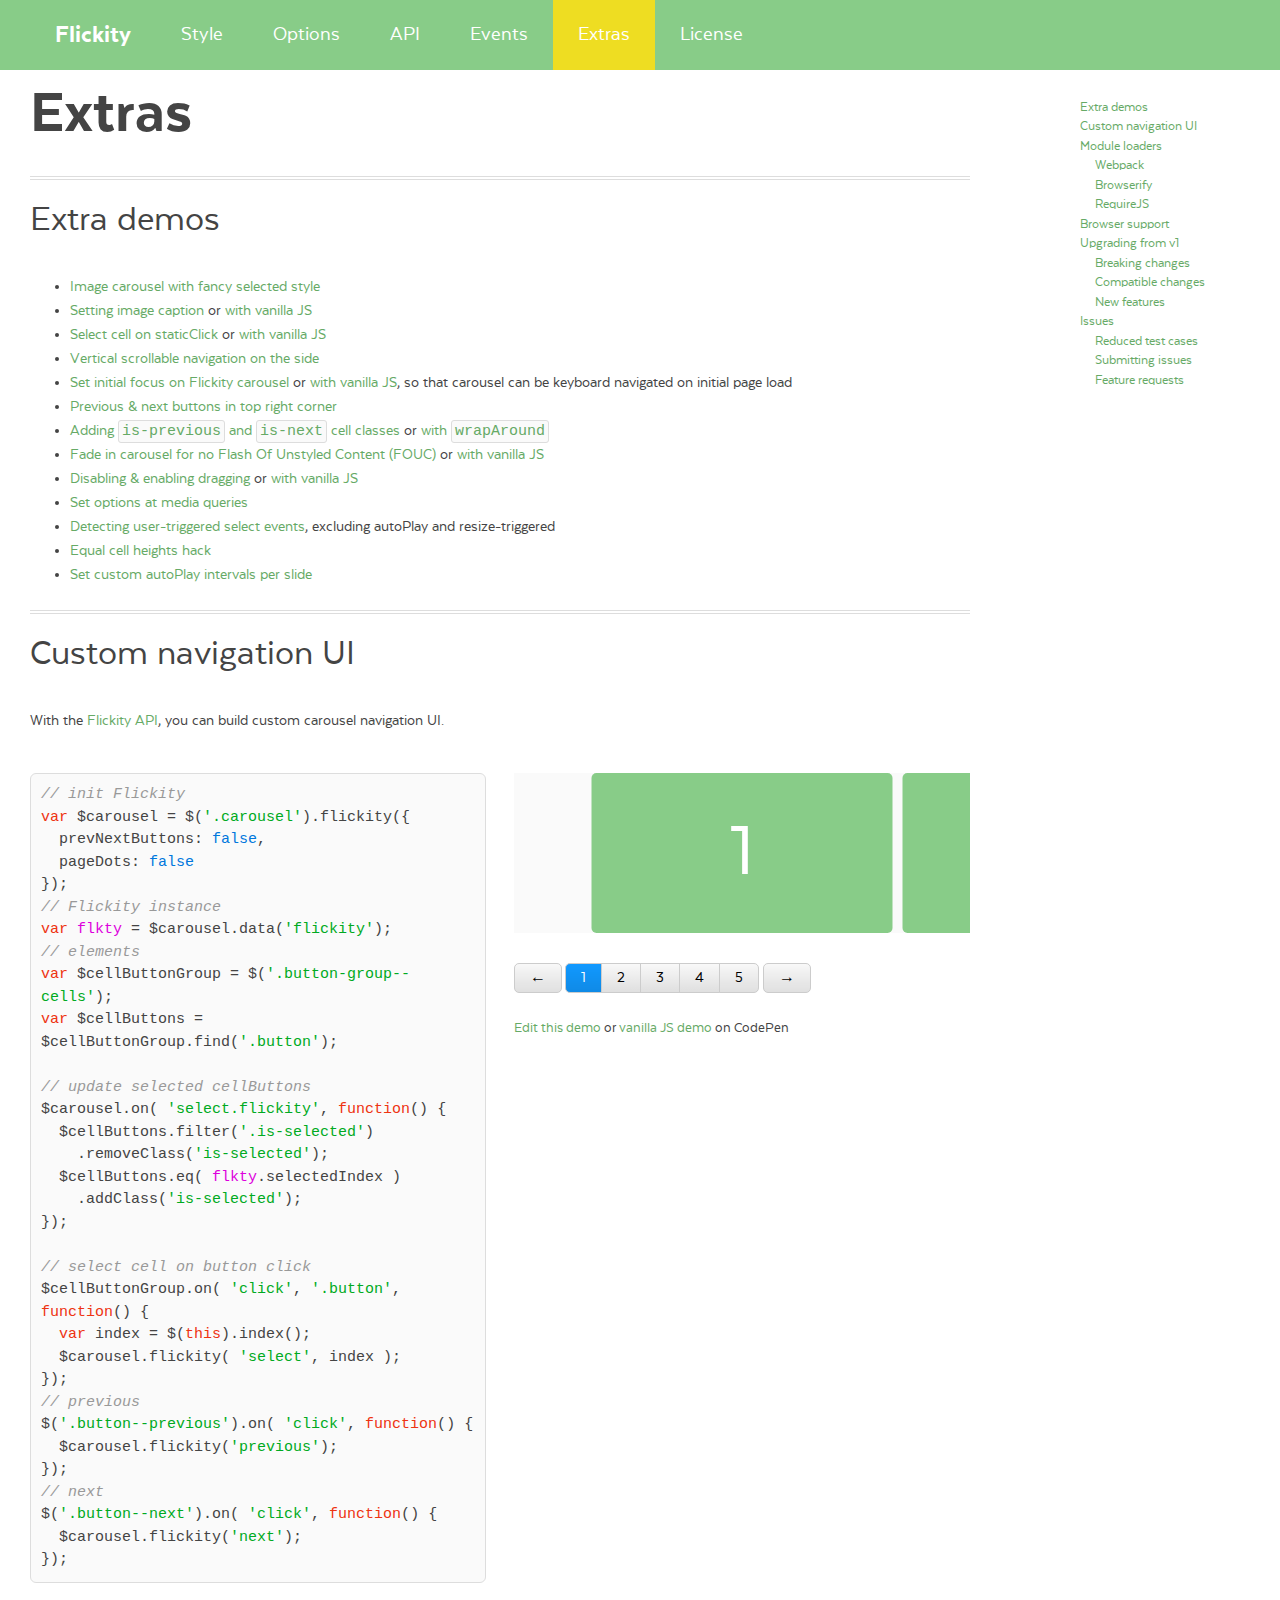
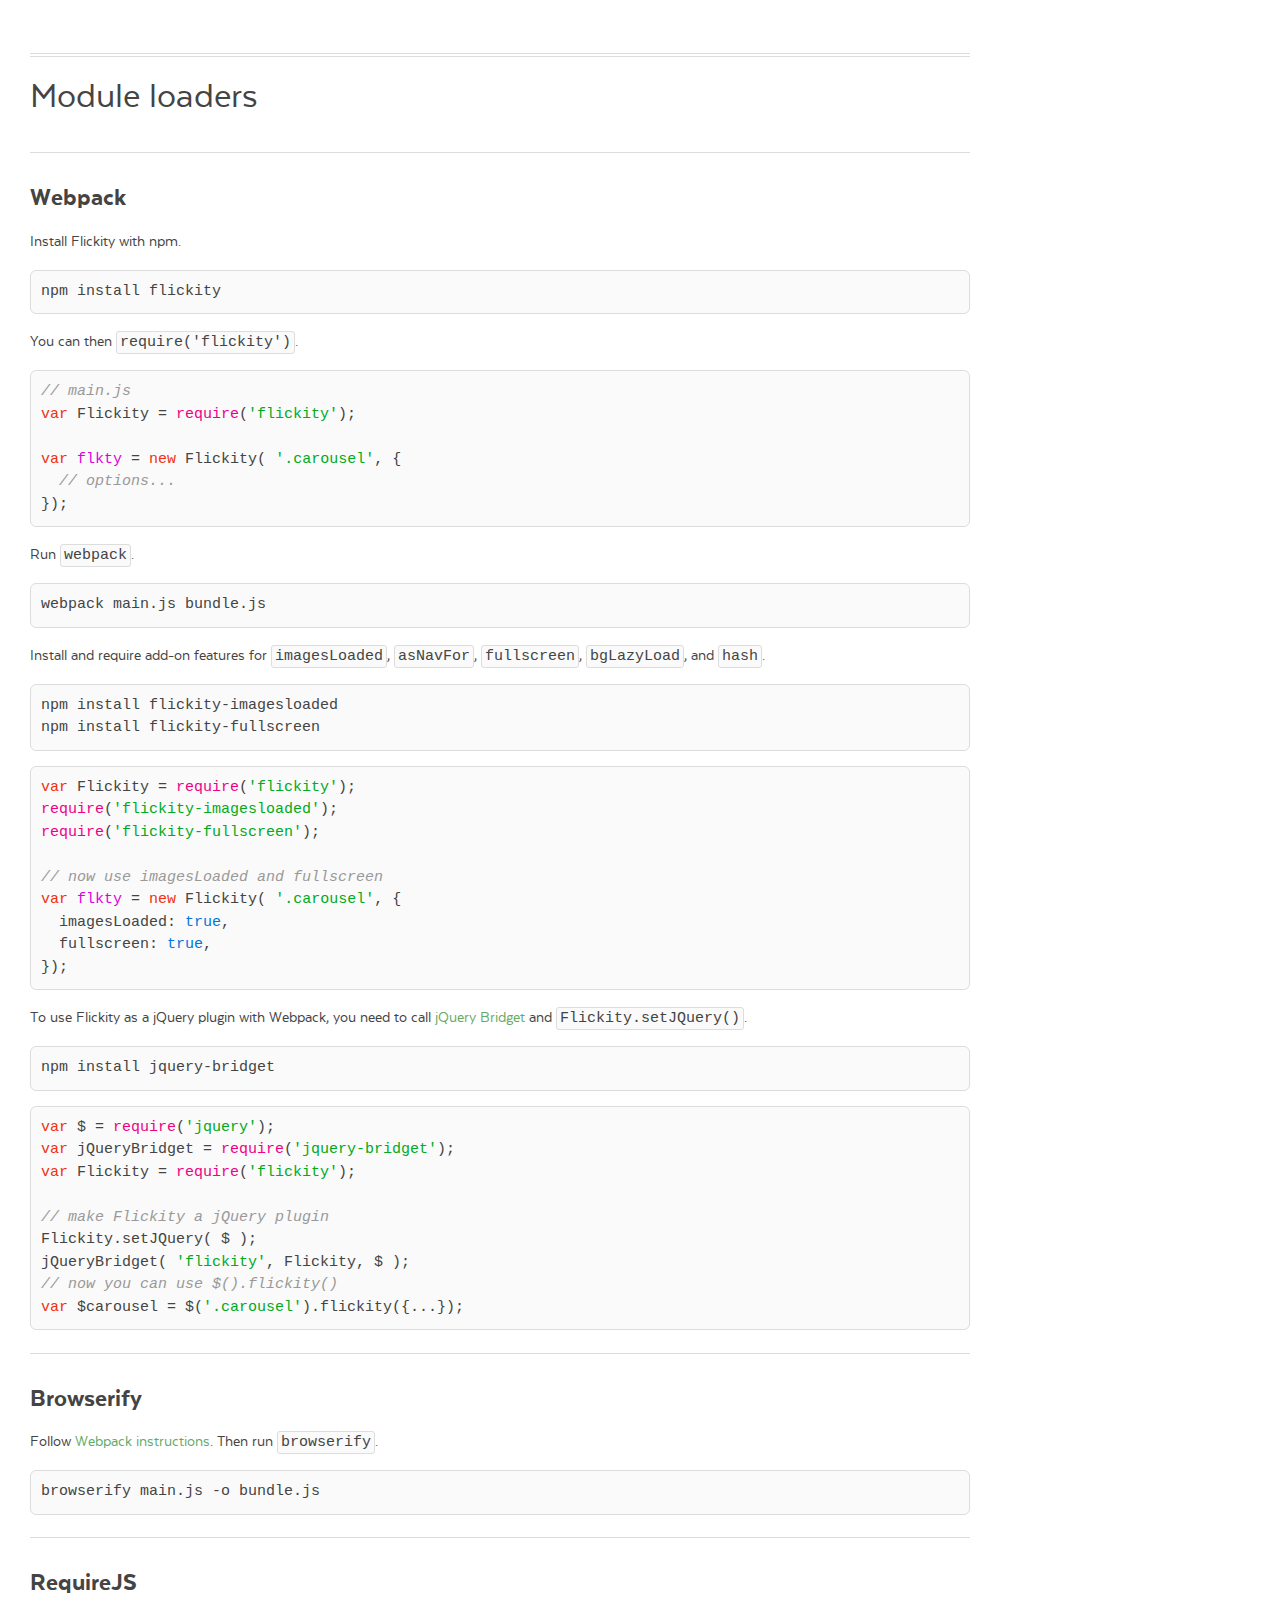
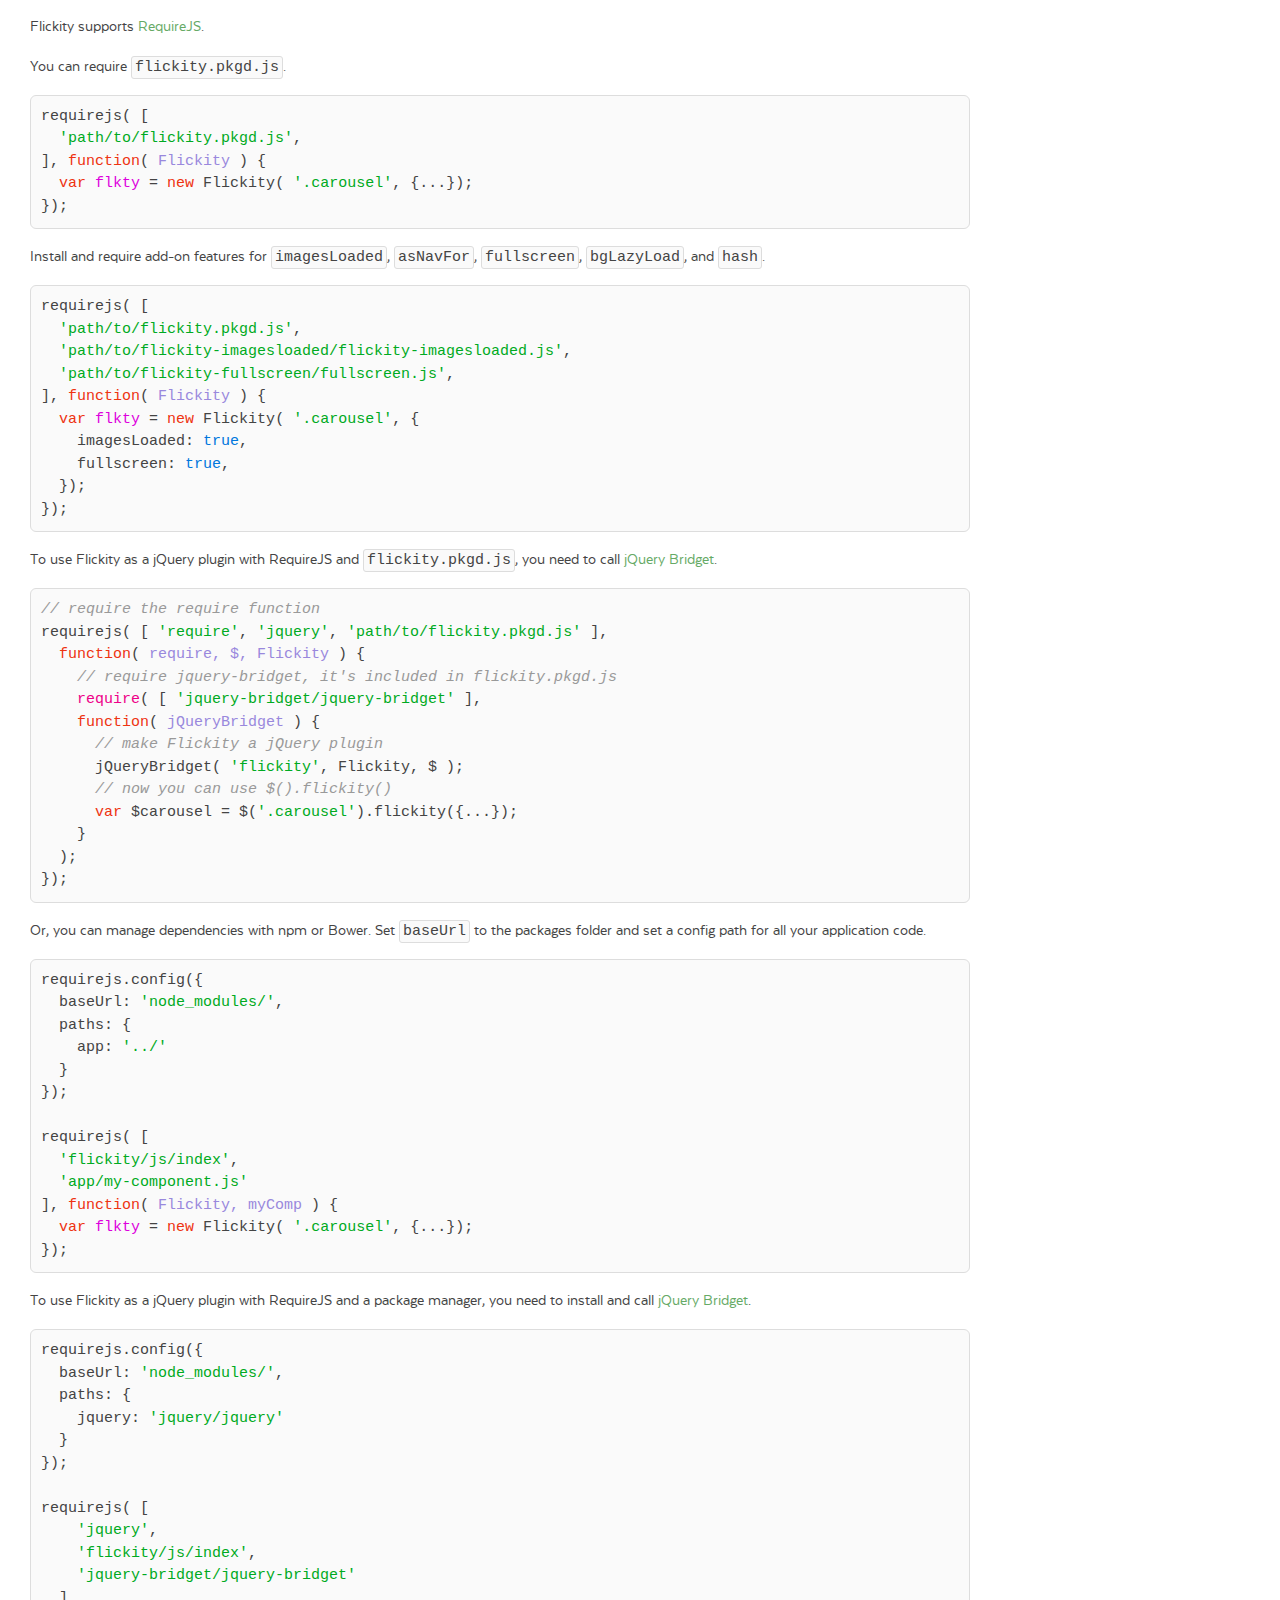
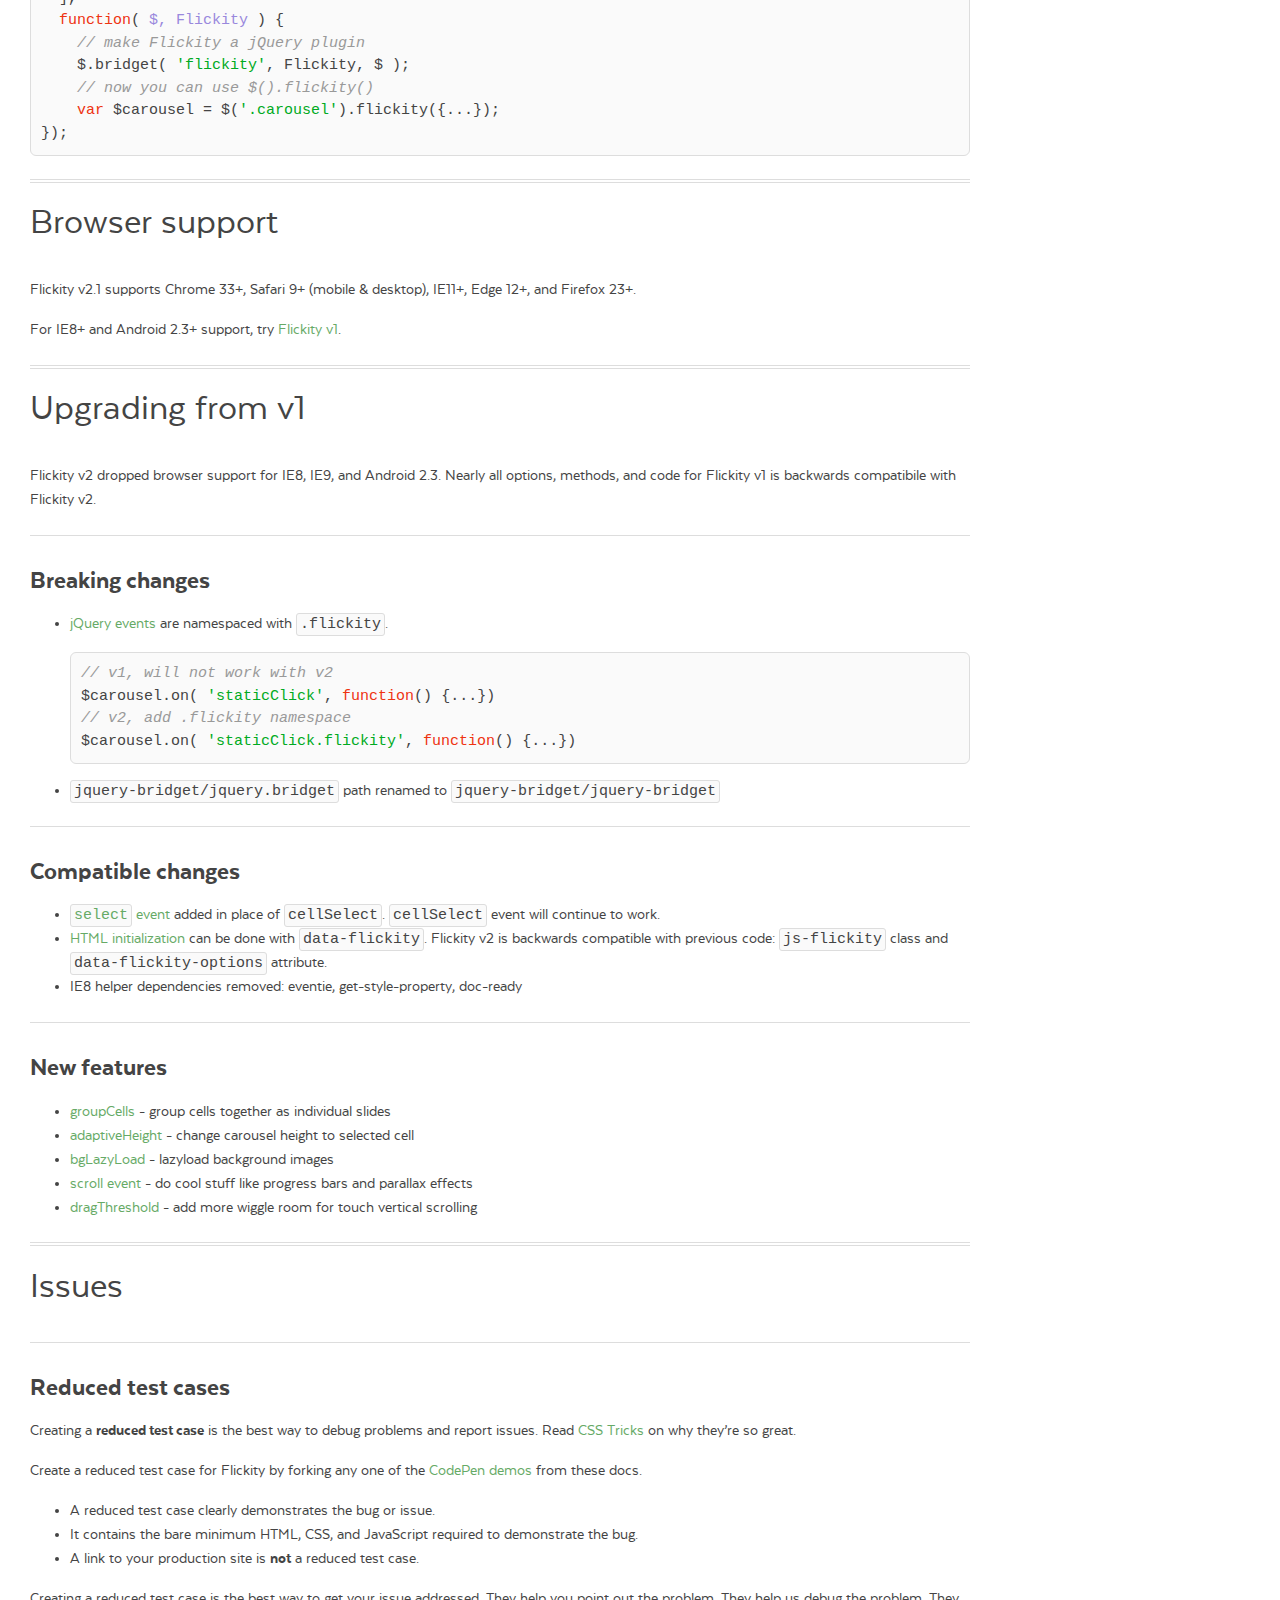
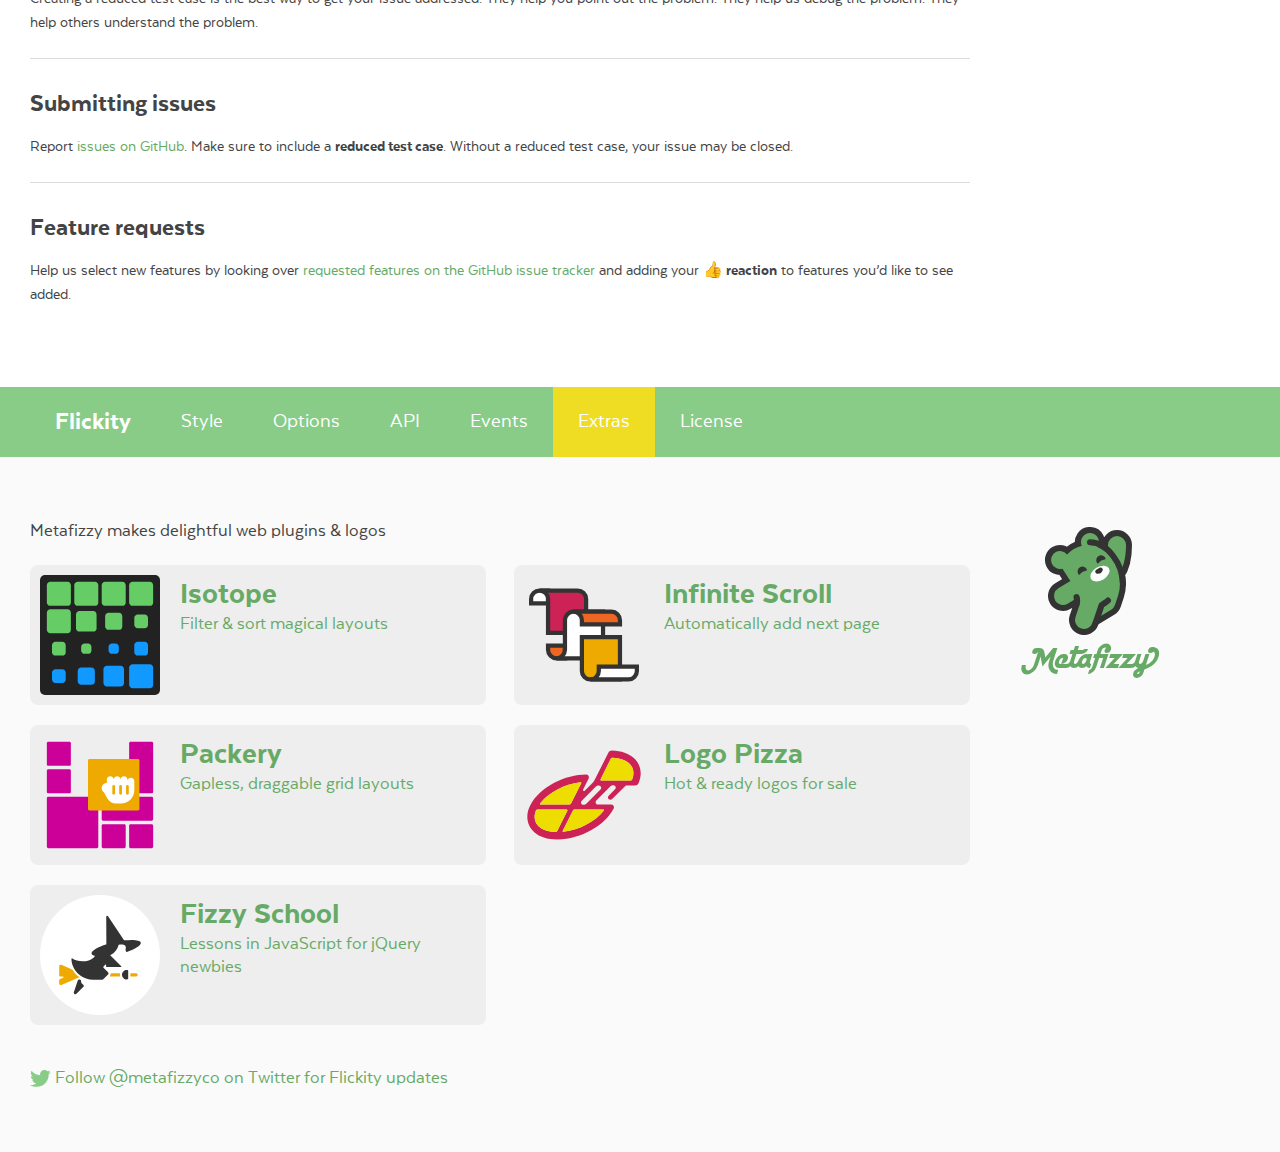
<file: plugins/flickity-docs/flickity-docs/extras.html>
<!doctype html>
<html lang="en" class="export">
<head>
  <meta charset="utf-8">
  <meta name="description" content="Touch, responsive, flickable carousels">
  <meta name="viewport" content="width=device-width">

  <title>Flickity &#xB7; Extras</title>

    <link rel="stylesheet" href="css/flickity-docs.css?6" media="screen">

  <meta name="twitter:card" content="summary">
  <meta name="twitter:site" content="@metafizzyco">
  <meta name="twitter:url" content="https://flickity.metafizzy.co/extras.html">
  <meta name="twitter:title" content="Flickity Extras">
  <meta name="twitter:description" content="Touch, responsive, flickable carousels">

</head>
<body class="page--extras">


<nav class="site-nav">
  <div class="container">
    <ul class="site-nav__list">
      <li class="site-nav__item site-nav__item--homepage"><a href=".">Flickity</a></li>
      <li class="site-nav__item site-nav__item--style"><a href="style.html">Style</a></li>
      <li class="site-nav__item site-nav__item--options"><a href="options.html">Options</a></li>
      <li class="site-nav__item site-nav__item--api"><a href="api.html">API</a></li>
      <li class="site-nav__item site-nav__item--events"><a href="events.html">Events</a></li>
      <li class="site-nav__item site-nav__item--extras"><a href="extras.html">Extras</a></li>
      <li class="site-nav__item site-nav__item--license"><a href="license.html">License</a></li>
    </ul>
  </div>
</nav>


<div class="main">
  <div class="container">
      <h1 class="page-title">Extras</h1>


    <ul class="page-nav" data-js="page-nav">
<li class="page-nav__item page-nav__item--h2"><a href="#extra-demos">Extra demos</a></li>
<li class="page-nav__item page-nav__item--h2"><a href="#custom-navigation-ui">Custom navigation UI</a></li>
<li class="page-nav__item page-nav__item--h2"><a href="#module-loaders">Module loaders</a></li>
<li class="page-nav__item page-nav__item--h3"><a href="#webpack">Webpack</a></li>
<li class="page-nav__item page-nav__item--h3"><a href="#browserify">Browserify</a></li>
<li class="page-nav__item page-nav__item--h3"><a href="#requirejs">RequireJS</a></li>
<li class="page-nav__item page-nav__item--h2"><a href="#browser-support">Browser support</a></li>
<li class="page-nav__item page-nav__item--h2"><a href="#upgrading-from-v1">Upgrading from v1</a></li>
<li class="page-nav__item page-nav__item--h3"><a href="#breaking-changes">Breaking changes</a></li>
<li class="page-nav__item page-nav__item--h3"><a href="#compatible-changes">Compatible changes</a></li>
<li class="page-nav__item page-nav__item--h3"><a href="#new-features">New features</a></li>
<li class="page-nav__item page-nav__item--h2"><a href="#issues">Issues</a></li>
<li class="page-nav__item page-nav__item--h3"><a href="#reduced-test-cases">Reduced test cases</a></li>
<li class="page-nav__item page-nav__item--h3"><a href="#submitting-issues">Submitting issues</a></li>
<li class="page-nav__item page-nav__item--h3"><a href="#feature-requests">Feature requests</a></li>
</ul>



<h2 id="extra-demos">Extra demos</h2>

<ul>
  <li><a href="https://codepen.io/desandro/full/jEpxqJ">Image carousel with fancy selected style</a></li>
  <li>
    <a href="https://codepen.io/desandro/pen/dPdVNM">Setting image caption</a> or
    <a href="https://codepen.io/desandro/pen/OPQxpO">with vanilla JS</a>
  </li>
  <li>
    <a href="https://codepen.io/desandro/pen/pvxONO">Select cell on staticClick</a> or
    <a href="https://codepen.io/desandro/pen/OPBoWx">with vanilla JS</a>
  </li>
  <li><a href="https://codepen.io/desandro/pen/dMjbjR">Vertical scrollable navigation on the side</a></li>
  <li>
    <a href="https://codepen.io/desandro/pen/VYVEbM">Set initial focus on Flickity carousel</a> or
    <a href="https://codepen.io/desandro/pen/JoemRR">with vanilla JS</a>,
    so that carousel can be keyboard navigated on initial page load
  </li>
  <li><a href="https://codepen.io/desandro/pen/LVVqBR">Previous &amp; next buttons in top right corner</a></li>
  <li>
    <a href="https://codepen.io/desandro/pen/MagWrN">Adding <code>is-previous</code> and <code>is-next</code> cell classes</a> or
    <a href="https://codepen.io/desandro/pen/wWQQwN">with <code>wrapAround</code></a>
  </li>
  <li><a href="https://codepen.io/desandro/pen/KVwVqa/">Fade in carousel for no Flash Of Unstyled Content (FOUC)</a> or
    <a href="https://codepen.io/desandro/pen/JGoGpm">with vanilla JS</a>
  </li>
  <li><a href="https://codepen.io/desandro/pen/xZWqWM/">Disabling &amp; enabling dragging</a>
    or <a href="https://codepen.io/desandro/pen/adYJEQ/">with vanilla JS</a></li>
  <li><a href="https://codepen.io/desandro/pen/xVBpqG">Set options at media queries</a></li>
  <li><a href="https://codepen.io/desandro/pen/EWbqxa/">Detecting user-triggered select events</a>, excluding autoPlay and resize-triggered</li>
  <li><a href="https://codepen.io/desandro/pen/ZXEGVq">Equal cell heights hack</a></li>
  <li><a href="https://codepen.io/desandro/pen/gvKKrN/">Set custom autoPlay intervals per slide</a></li>
</ul>


<h2 id="custom-navigation-ui">Custom navigation UI</h2>

<p>With the <a href="api.html">Flickity API</a>, you can build custom carousel navigation UI.</p>

<div class="example duo">
  <div class="example__code duo__cell">
<pre><code class="js"><span class="comment">// init Flickity</span>
<span class="keyword">var</span> $carousel = $(<span class="string">&apos;.carousel&apos;</span>).flickity({
  prevNextButtons: <span class="literal">false</span>,
  pageDots: <span class="literal">false</span>
});
<span class="comment">// Flickity instance</span>
<span class="keyword">var</span> <span class="flickity_var">flkty</span> = $carousel.data(<span class="string">&apos;flickity&apos;</span>);
<span class="comment">// elements</span>
<span class="keyword">var</span> $cellButtonGroup = $(<span class="string">&apos;.button-group--cells&apos;</span>);
<span class="keyword">var</span> $cellButtons = $cellButtonGroup.find(<span class="string">&apos;.button&apos;</span>);

<span class="comment">// update selected cellButtons</span>
$carousel.on( <span class="string">&apos;select.flickity&apos;</span>, <span class="function"><span class="keyword">function</span>(<span class="params"></span>) </span>{
  $cellButtons.filter(<span class="string">&apos;.is-selected&apos;</span>)
    .removeClass(<span class="string">&apos;is-selected&apos;</span>);
  $cellButtons.eq( <span class="flickity_var">flkty</span>.selectedIndex )
    .addClass(<span class="string">&apos;is-selected&apos;</span>);
});

<span class="comment">// select cell on button click</span>
$cellButtonGroup.on( <span class="string">&apos;click&apos;</span>, <span class="string">&apos;.button&apos;</span>, <span class="function"><span class="keyword">function</span>(<span class="params"></span>) </span>{
  <span class="keyword">var</span> index = $(<span class="keyword">this</span>).index();
  $carousel.flickity( <span class="string">&apos;select&apos;</span>, index );
});
<span class="comment">// previous</span>
$(<span class="string">&apos;.button--previous&apos;</span>).on( <span class="string">&apos;click&apos;</span>, <span class="function"><span class="keyword">function</span>(<span class="params"></span>) </span>{
  $carousel.flickity(<span class="string">&apos;previous&apos;</span>);
});
<span class="comment">// next</span>
$(<span class="string">&apos;.button--next&apos;</span>).on( <span class="string">&apos;click&apos;</span>, <span class="function"><span class="keyword">function</span>(<span class="params"></span>) </span>{
  $carousel.flickity(<span class="string">&apos;next&apos;</span>);
});
</code></pre>
  </div>
  <div class="example__demo duo__cell" data-js="custom-nav">
    <div class="carousel">
      <div class="carousel-cell"></div>
      <div class="carousel-cell"></div>
      <div class="carousel-cell"></div>
      <div class="carousel-cell"></div>
      <div class="carousel-cell"></div>
    </div>
    <div class="button-row button-row--centered">
      <button class="button button--previous">&#x2190;</button>
      <div class="button-group button-group--cells button-group--inline">
        <button class="button is-selected">1</button>
        <button class="button">2</button>
        <button class="button">3</button>
        <button class="button">4</button>
        <button class="button">5</button>
      </div>
      <button class="button button--next">&#x2192;</button>
    </div>
    <p class="edit-demo">
        <a href="https://codepen.io/desandro/pen/jEZwxb">Edit this demo</a>
        or <a href="https://codepen.io/desandro/pen/emVRjv">vanilla JS demo</a> on CodePen
    </p>
  </div>
</div>


<h2 id="module-loaders">Module loaders</h2>


<h3 id="webpack">Webpack</h3>

<p>Install Flickity with npm.</p>

<pre><code class="bash">npm install flickity
</code></pre>

<p>You can then <code>require(&apos;flickity&apos;)</code>.</p>

<pre><code class="js"><span class="comment">// main.js</span>
<span class="keyword">var</span> <span class="flickity_keyword">Flickity</span> = <span class="built_in">require</span>(<span class="string">&apos;flickity&apos;</span>);

<span class="keyword">var</span> <span class="flickity_var">flkty</span> = <span class="keyword">new</span> <span class="flickity_keyword">Flickity</span>( <span class="string">&apos;.carousel&apos;</span>, {
  <span class="comment">// options...</span>
});
</code></pre>

<p>Run <code>webpack</code>.</p>

<pre><code class="bash">webpack main.js bundle.js
</code></pre>

<p>Install and require add-on features for <code>imagesLoaded</code>, <code>asNavFor</code>, <code>fullscreen</code>, <code>bgLazyLoad</code>, and <code>hash</code>.</p>

<pre><code class="bash">npm install flickity-imagesloaded
npm install flickity-fullscreen
</code></pre>

<pre><code class="js"><span class="keyword">var</span> <span class="flickity_keyword">Flickity</span> = <span class="built_in">require</span>(<span class="string">&apos;flickity&apos;</span>);
<span class="built_in">require</span>(<span class="string">&apos;flickity-imagesloaded&apos;</span>);
<span class="built_in">require</span>(<span class="string">&apos;flickity-fullscreen&apos;</span>);

<span class="comment">// now use imagesLoaded and fullscreen</span>
<span class="keyword">var</span> <span class="flickity_var">flkty</span> = <span class="keyword">new</span> <span class="flickity_keyword">Flickity</span>( <span class="string">&apos;.carousel&apos;</span>, {
  imagesLoaded: <span class="literal">true</span>,
  fullscreen: <span class="literal">true</span>,
});
</code></pre>

<p>To use Flickity as a jQuery plugin with Webpack, you need to call <a href="https://www.npmjs.com/package/jquery-bridget">jQuery Bridget</a> and <code>Flickity.setJQuery()</code>.</p>

<pre><code class="bash">npm install jquery-bridget
</code></pre>

<pre><code class="js"><span class="keyword">var</span> $ = <span class="built_in">require</span>(<span class="string">&apos;jquery&apos;</span>);
<span class="keyword">var</span> jQueryBridget = <span class="built_in">require</span>(<span class="string">&apos;jquery-bridget&apos;</span>);
<span class="keyword">var</span> <span class="flickity_keyword">Flickity</span> = <span class="built_in">require</span>(<span class="string">&apos;flickity&apos;</span>);

<span class="comment">// make Flickity a jQuery plugin</span>
<span class="flickity_keyword">Flickity</span>.setJQuery( $ );
jQueryBridget( <span class="string">&apos;flickity&apos;</span>, <span class="flickity_keyword">Flickity</span>, $ );
<span class="comment">// now you can use $().flickity()</span>
<span class="keyword">var</span> $carousel = $(<span class="string">&apos;.carousel&apos;</span>).flickity({...});
</code></pre>


<h3 id="browserify">Browserify</h3>

<p>Follow <a href="#webpack">Webpack instructions</a>. Then run <code>browserify</code>.</p>

<pre><code class="bash">browserify main.js -o bundle.js
</code></pre>


<h3 id="requirejs">RequireJS</h3>

<p>Flickity supports <a href="http://requirejs.org/">RequireJS</a>.</p>

<p>You can require <code>flickity.pkgd.js</code>.</p>

<pre><code class="js">requirejs( [
  <span class="string">&apos;path/to/flickity.pkgd.js&apos;</span>,
], <span class="function"><span class="keyword">function</span>(<span class="params"> Flickity </span>) </span>{
  <span class="keyword">var</span> <span class="flickity_var">flkty</span> = <span class="keyword">new</span> <span class="flickity_keyword">Flickity</span>( <span class="string">&apos;.carousel&apos;</span>, {...});
});
</code></pre>

<p>Install and require add-on features for <code>imagesLoaded</code>, <code>asNavFor</code>, <code>fullscreen</code>, <code>bgLazyLoad</code>, and <code>hash</code>.</p>

<pre><code class="js">requirejs( [
  <span class="string">&apos;path/to/flickity.pkgd.js&apos;</span>,
  <span class="string">&apos;path/to/flickity-imagesloaded/flickity-imagesloaded.js&apos;</span>,
  <span class="string">&apos;path/to/flickity-fullscreen/fullscreen.js&apos;</span>,
], <span class="function"><span class="keyword">function</span>(<span class="params"> Flickity </span>) </span>{
  <span class="keyword">var</span> <span class="flickity_var">flkty</span> = <span class="keyword">new</span> <span class="flickity_keyword">Flickity</span>( <span class="string">&apos;.carousel&apos;</span>, {
    imagesLoaded: <span class="literal">true</span>,
    fullscreen: <span class="literal">true</span>,
  });
});
</code></pre>

<p>To use Flickity as a jQuery plugin with RequireJS and <code>flickity.pkgd.js</code>, you need to call <a href="https://www.npmjs.com/package/jquery-bridget">jQuery Bridget</a>.</p>

<pre><code class="js"><span class="comment">// require the require function</span>
requirejs( [ <span class="string">&apos;require&apos;</span>, <span class="string">&apos;jquery&apos;</span>, <span class="string">&apos;path/to/flickity.pkgd.js&apos;</span> ],
  <span class="function"><span class="keyword">function</span>(<span class="params"> require, $, Flickity </span>) </span>{
    <span class="comment">// require jquery-bridget, it&apos;s included in flickity.pkgd.js</span>
    <span class="built_in">require</span>( [ <span class="string">&apos;jquery-bridget/jquery-bridget&apos;</span> ],
    <span class="function"><span class="keyword">function</span>(<span class="params"> jQueryBridget </span>) </span>{
      <span class="comment">// make Flickity a jQuery plugin</span>
      jQueryBridget( <span class="string">&apos;flickity&apos;</span>, <span class="flickity_keyword">Flickity</span>, $ );
      <span class="comment">// now you can use $().flickity()</span>
      <span class="keyword">var</span> $carousel = $(<span class="string">&apos;.carousel&apos;</span>).flickity({...});
    }
  );
});
</code></pre>

<p>Or, you can manage dependencies with npm or Bower. Set <code>baseUrl</code> to the packages folder and set a config path for all your application code.</p>

<pre><code class="js">requirejs.config({
  baseUrl: <span class="string">&apos;node_modules/&apos;</span>,
  paths: {
    app: <span class="string">&apos;../&apos;</span>
  }
});

requirejs( [
  <span class="string">&apos;flickity/js/index&apos;</span>,
  <span class="string">&apos;app/my-component.js&apos;</span>
], <span class="function"><span class="keyword">function</span>(<span class="params"> Flickity, myComp </span>) </span>{
  <span class="keyword">var</span> <span class="flickity_var">flkty</span> = <span class="keyword">new</span> <span class="flickity_keyword">Flickity</span>( <span class="string">&apos;.carousel&apos;</span>, {...});
});
</code></pre>

<p>To use Flickity as a jQuery plugin with RequireJS and a package manager, you need to install and call <a href="https://github.com/desandro/jquery-bridget">jQuery Bridget</a>.</p>

<pre><code class="js">requirejs.config({
  baseUrl: <span class="string">&apos;node_modules/&apos;</span>,
  paths: {
    jquery: <span class="string">&apos;jquery/jquery&apos;</span>
  }
});

requirejs( [
    <span class="string">&apos;jquery&apos;</span>,
    <span class="string">&apos;flickity/js/index&apos;</span>,
    <span class="string">&apos;jquery-bridget/jquery-bridget&apos;</span>
  ],
  <span class="function"><span class="keyword">function</span>(<span class="params"> $, Flickity </span>) </span>{
    <span class="comment">// make Flickity a jQuery plugin</span>
    $.bridget( <span class="string">&apos;flickity&apos;</span>, <span class="flickity_keyword">Flickity</span>, $ );
    <span class="comment">// now you can use $().flickity()</span>
    <span class="keyword">var</span> $carousel = $(<span class="string">&apos;.carousel&apos;</span>).flickity({...});
});
</code></pre>


<h2 id="browser-support">Browser support</h2>

<p>Flickity v2.1 supports Chrome 33+, Safari 9+ (mobile &amp; desktop), IE11+, Edge 12+, and Firefox 23+.</p>

<p>For IE8+ and Android 2.3+ support, try <a href="http://flickity.metafizzy.co/v1/">Flickity v1</a>.</p>


<h2 id="upgrading-from-v1">Upgrading from v1</h2>

<p>Flickity v2 dropped browser support for IE8, IE9, and Android 2.3. Nearly all options, methods, and code for Flickity v1 is backwards compatibile with Flickity v2.</p>

<h3 id="breaking-changes">Breaking changes</h3>

<ul>
  <li>
    <p><a href="events.html">jQuery events</a> are namespaced with <code>.flickity</code>.</p>
<pre><code class="js"><span class="comment">// v1, will not work with v2</span>
$carousel.on( <span class="string">&apos;staticClick&apos;</span>, <span class="function"><span class="keyword">function</span>(<span class="params"></span>) </span>{...})
<span class="comment">// v2, add .flickity namespace</span>
$carousel.on( <span class="string">&apos;staticClick.flickity&apos;</span>, <span class="function"><span class="keyword">function</span>(<span class="params"></span>) </span>{...})
</code></pre>
  </li>
  <li><code>jquery-bridget/jquery.bridget</code> path renamed to <code>jquery-bridget/jquery-bridget</code></li>
</ul>

<h3 id="compatible-changes">Compatible changes</h3>

<ul>
  <li><a href="events.html#select"><code>select</code> event</a> added in place of <code>cellSelect</code>. <code>cellSelect</code> event will continue to work.</li>
  <li><a href="index.html#initialize-with-html">HTML initialization</a> can be done with <code>data-flickity</code>. Flickity v2 is backwards compatible with previous code: <code>js-flickity</code> class and <code>data-flickity-options</code> attribute.</li>
  <li>IE8 helper dependencies removed: eventie, get-style-property, doc-ready</li>
</ul>

<h3 id="new-features">New features</h3>

<ul>
  <li><a href="options.html#groupcells">groupCells</a> - group cells together as individual slides</li>
  <li><a href="options.html#adaptiveheight">adaptiveHeight</a> - change carousel height to selected cell</li>
  <li><a href="options.html#bglazyload">bgLazyLoad</a> - lazyload background images</li>
  <li><a href="events.html#scroll">scroll event</a> - do cool stuff like progress bars and parallax effects</li>
  <li><a href="options.html#dragthreshold">dragThreshold</a> - add more wiggle room for touch vertical scrolling</li>
</ul>


<h2 id="issues">Issues</h2>

<h3 id="reduced-test-cases">Reduced test cases</h3>

<p>Creating a <strong>reduced test case</strong> is the best way to debug problems and report issues. Read <a href="https://css-tricks.com/reduced-test-cases/">CSS Tricks</a> on why they&#x2019;re so great.</p>

<p>Create a reduced test case for Flickity by forking any one of the <a href="https://codepen.io/desandro/pens/tags/?grid_type=list&amp;selected_tag=flickity-docs&amp;sort_order=asc">CodePen demos</a> from these docs.</p>

<ul>
  <li>A reduced test case clearly demonstrates the bug or issue.</li>
  <li>It contains the bare minimum HTML, CSS, and JavaScript required to demonstrate the bug.</li>
  <li>A link to your production site is <b>not</b> a reduced test case.</li>
</ul>

<p>Creating a reduced test case is the best way to get your issue addressed. They help you point out the problem. They help us debug the problem. They help others understand the problem.</p>


<h3 id="submitting-issues">Submitting issues</h3>

<p>Report <a href="https://github.com/metafizzy/flickity/issues/">issues on GitHub</a>. Make sure to include a <strong>reduced test case</strong>. Without a reduced test case, your issue may be closed.</p>


<h3 id="feature-requests">Feature requests</h3>

<p>Help us select new features by looking over <a href="https://github.com/metafizzy/flickity/labels/feature%20request">requested features on the GitHub issue tracker</a> and adding your <strong>&#x1F44D; reaction</strong> to features you&#x2019;d like to see added.</p>


  </div>
</div>

<nav class="site-nav">
  <div class="container">
    <ul class="site-nav__list">
      <li class="site-nav__item site-nav__item--homepage"><a href=".">Flickity</a></li>
      <li class="site-nav__item site-nav__item--style"><a href="style.html">Style</a></li>
      <li class="site-nav__item site-nav__item--options"><a href="options.html">Options</a></li>
      <li class="site-nav__item site-nav__item--api"><a href="api.html">API</a></li>
      <li class="site-nav__item site-nav__item--events"><a href="events.html">Events</a></li>
      <li class="site-nav__item site-nav__item--extras"><a href="extras.html">Extras</a></li>
      <li class="site-nav__item site-nav__item--license"><a href="license.html">License</a></li>
    </ul>
  </div>
</nav>

<footer class="site-footer">

  <div class="container">

    <p class="site-footer__copy">Metafizzy makes delightful web plugins &amp; logos</p>

    <div class="showcase">
    
      <ul class="showcase-item-list">
          <li class="showcase-item">
            <a class="showcase-item__link" href="https://isotope.metafizzy.co">
              <div class="showcase-item__image">
                  <svg class="isotope-illo" xmlns="http://www.w3.org/2000/svg" viewbox="0 0 350 350" width="100" height="100">
                    <path class="isotope-illo__color1" fill="#6C6" d="M80 170H30c-6 0-10-5-10-10v-50c0-6 5-10 10-10h50c6 0 10 5 10 10v50C90 166 86 170 80 170z"/>
                    <path class="isotope-illo__color1" fill="#6C6" d="M80 90H30c-6 0-10-5-10-10V30c0-6 5-10 10-10h50c6 0 10 5 10 10v50C90 86 86 90 80 90z"/>
                    <path class="isotope-illo__color1" fill="#6C6" d="M160 90h-50c-6 0-10-5-10-10V30c0-6 5-10 10-10h50c6 0 10 5 10 10v50C170 86 166 90 160 90z"/>
                    <path class="isotope-illo__color1" fill="#6C6" d="M240 90h-50c-6 0-10-5-10-10V30c0-6 5-10 10-10h50c6 0 10 5 10 10v50C250 86 246 90 240 90z"/>
                    <path class="isotope-illo__color1" fill="#6C6" d="M320 90h-50c-6 0-10-5-10-10V30c0-6 5-10 10-10h50c6 0 10 5 10 10v50C330 86 326 90 320 90z"/>
                    <path class="isotope-illo__color1" fill="#6C6" d="M155 165h-40c-6 0-10-5-10-10v-40c0-6 5-10 10-10h40c6 0 10 5 10 10v40 C165 161 161 165 155 165z"/>
                    <path class="isotope-illo__color1" fill="#6C6" d="M230 160h-30c-6 0-10-5-10-10v-30c0-6 5-10 10-10h30c6 0 10 5 10 10v30 C240 156 236 160 230 160z"/>
                    <path class="isotope-illo__color1" fill="#6C6" d="M305 155h-20c-6 0-10-5-10-10v-20c0-6 5-10 10-10h20c6 0 10 5 10 10v20 C315 151 311 155 305 155z"/>
                    <path class="isotope-illo__color1" fill="#6C6" d="M65 235H45c-6 0-10-5-10-10v-20c0-6 5-10 10-10h20c6 0 10 5 10 10v20C75 231 71 235 65 235z"/>
                    <path class="isotope-illo__color1" fill="#6C6" d="M140 230h-10c-6 0-10-5-10-10v-10c0-6 5-10 10-10h10c6 0 10 5 10 10v10 C150 226 146 230 140 230z"/>
                    <path class="isotope-illo__color2" fill="#19F" d="M305 235h-20c-6 0-10-5-10-10v-20c0-6 5-10 10-10h20c6 0 10 5 10 10v20 C315 231 311 235 305 235z"/>
                    <path class="isotope-illo__color2" fill="#19F" d="M65 315H45c-6 0-10-5-10-10v-20c0-6 5-10 10-10h20c6 0 10 5 10 10v20C75 311 71 315 65 315z"/>
                    <path class="isotope-illo__color2" fill="#19F" d="M150 320h-30c-6 0-10-5-10-10v-30c0-6 5-10 10-10h30c6 0 10 5 10 10v30 C160 316 156 320 150 320z"/>
                    <path class="isotope-illo__color2" fill="#19F" d="M220 230h-10c-6 0-10-5-10-10v-10c0-6 5-10 10-10h10c6 0 10 5 10 10v10 C230 226 226 230 220 230z"/>
                    <path class="isotope-illo__color2" fill="#19F" d="M235 325h-40c-6 0-10-5-10-10v-40c0-6 5-10 10-10h40c6 0 10 5 10 10v40 C245 321 241 325 235 325z"/>
                    <path class="isotope-illo__color2" fill="#19F" d="M320 330h-50c-6 0-10-5-10-10v-50c0-6 5-10 10-10h50c6 0 10 5 10 10v50 C330 326 326 330 320 330z"/>
                  </svg>
              </div>
              <div class="showcase-item__text">
                <h3 class="showcase-item__title">Isotope</h3>
                <p class="showcase-item__description">Filter &amp; sort magical layouts</p>
              </div>
            </a>
          </li>
    
          <li class="showcase-item">
            <a class="showcase-item__link" href="https://infinite-scroll.com">
              <div class="showcase-item__image">
                  <svg class="infinite-scroll-illo" xmlns="http://www.w3.org/2000/svg" viewbox="0 0 520 520" width="200" height="200">
                    <path class="infinite-scroll-illo__page infinite-scroll-illo__page--back" d="M90,110H10V90c0-22,18-40,40-40h40V110z"/>
                    <path class="infinite-scroll-illo__page infinite-scroll-illo__page--front1" d="M270,90L270,90c0-22-18-40-40-40h0H50h0c22,0,40,18,40,40v0v0v160h180V90z"/>
                    <path class="infinite-scroll-illo__page infinite-scroll-illo__page--front2" d="M170,330v-20H90v20v0c0,22,18,40,40,40h0h40V330z"/>
                    <path class="infinite-scroll-illo__page infinite-scroll-illo__page--back" d="M350,150H210c-22,0-40,18-40,40v140v0c0,22-18,40-40,40h0h220V150z"/>
                    <path class="infinite-scroll-illo__page infinite-scroll-illo__page--front3" d="M430,470V270H250v160c0,22,18,40,40,40H430z"/>
                    <path class="infinite-scroll-illo__page infinite-scroll-illo__page--front2" d="M250,190v20h180v-20c0-22-18-40-40-40H210h0C232,150,250,168,250,190L250,190z"/>
                    <path class="infinite-scroll-illo__page infinite-scroll-illo__page--back" d="M330,410v20v0c0,22-18,40-40,40h0h180c22,0,40-18,40-40v-20H330z"/>
                  </svg>
              </div>
              <div class="showcase-item__text">
                <h3 class="showcase-item__title">Infinite Scroll</h3>
                <p class="showcase-item__description">Automatically add next page</p>
              </div>
            </a>
          </li>
    
    
          <li class="showcase-item">
            <a class="showcase-item__link" href="https://packery.metafizzy.co">
              <div class="showcase-item__image">
                  <svg class="packery-illo" xmlns="http://www.w3.org/2000/svg" viewbox="0 0 700 700" width="100" height="100">
                    <path class="packery-illo__item" fill="#C09" d="M172 180H48c-4 0-8-4-8-8V48c0-4 4-8 8-8h124c4 0 8 4 8 8v124C180 176 176 180 172 180z"/>
                    <path class="packery-illo__item" fill="#C09" d="M172 340H48c-4 0-8-4-8-8V208c0-4 4-8 8-8h124c4 0 8 4 8 8v124C180 336 176 340 172 340z"/>
                    <path class="packery-illo__item" fill="#C09" d="M492 660H368c-4 0-8-4-8-8V528c0-4 4-8 8-8h124c4 0 8 4 8 8v124C500 656 496 660 492 660z"/>
                    <path class="packery-illo__item" fill="#C09" d="M652 660H528c-4 0-8-4-8-8V528c0-4 4-8 8-8h124c4 0 8 4 8 8v124C660 656 656 660 652 660z"/>
                    <path class="packery-illo__item" fill="#C09" d="M652 500H368c-4 0-8-4-8-8V368c0-4 4-8 8-8h284c4 0 8 4 8 8v124C660 496 656 500 652 500z"/>
                    <path class="packery-illo__item" fill="#C09" d="M332 660H48c-4 0-8-4-8-8V368c0-4 4-8 8-8h284c4 0 8 4 8 8v284C340 656 336 660 332 660z"/>
                    <path class="packery-illo__item" fill="#C09" d="M652 340H528c-4 0-8-4-8-8V48c0-4 4-8 8-8h124c4 0 8 4 8 8v284C660 336 656 340 652 340z"/>
                    <path class="packery-illo__draggie" fill="#EA0" d="M572 440H288c-4 0-8-4-8-8V148c0-4 4-8 8-8h284c4 0 8 4 8 8v284C580 436 576 440 572 440z"/>
                    <g>
                      <path class="packery-illo__hand" fill="white" d="M530 250c-11 0-20 9-20 20v-10c0-11-9-20-20-20s-20 9-20 20c0-11-9-20-20-20s-20 9-20 20c0-11-9-20-20-20
                        s-20 9-20 20v20c-17 0-30 13-30 30c0 11 6 20 14 25l19 35c10 18 30 30 51 30h28
                        c43 0 78-35 78-78V270C550 259 541 250 530 250z"/>
                      <line class="packery-illo__hand-line" stroke="#EA0" fill="none" stroke-width="16" stroke-linecap="round" x1="430" y1="300" x2="430" y2="340"/>
                      <line class="packery-illo__hand-line" stroke="#EA0" fill="none" stroke-width="16" stroke-linecap="round" x1="470" y1="300" x2="470" y2="340"/>
                      <line class="packery-illo__hand-line" stroke="#EA0" fill="none" stroke-width="16" stroke-linecap="round" x1="510" y1="300" x2="510" y2="340"/>
                    </g>
                  </svg>
              </div>
              <div class="showcase-item__text">
                <h3 class="showcase-item__title">Packery</h3>
                <p class="showcase-item__description">Gapless, draggable grid layouts</p>
              </div>
            </a>
          </li>
    
          <li class="showcase-item">
            <a class="showcase-item__link" href="http://logo.pizza">
              <div class="showcase-item__image">
                  <svg class="logo-pizza-illo" xmlns="http://www.w3.org/2000/svg" viewbox="0 0 700 700" width="100" height="100">
                    <path class="logo-pizza-illo__outline" fill="#C25" d="M513 91c-9-0-17 5-21 12l-80 160c-3 5-6 10-11 15l-47 47
                      c-5 5-12-1-9-7l32-64c5-11-2-23-14-23h-0c-121 0-268 70-327 180
                      C-9 497 35 609 196 609c138 0 279-85 327-180v0c5-11-2-23-14-23h-77c-13 0-19-15-10-24
                      l81-81c5-5 11-8 18-8l0 0c13 0 19 15 10 24L494 354c-6 6-6 14 0 20c3 3 6 4 10 4
                      c4 0 7-1 10-4l80-80h53c9 0 17-5 21-13C707 190 656 97 513 91z M334 281l-59 117
                      c-2 5-7 8-13 8H97c-4 0-6-4-3-7c49-64 143-114 236-124C333 275 335 278 334 281z
                       M70 441c2-4 6-7 10-7h168c4 0 7 4 5 8l-59 118c-2 4-6 6-11 6
                      C106 565 38 521 70 441z M466 441c-49 64-143 114-236 124c-3 0-6-3-4-6l59-117
                      c2-5 7-8 13-8h166C466 434 468 438 466 441z M446 318l-81 81c-5 5-11 8-18 8l0 0
                      c-13 0-19-15-10-24l81-81c5-5 11-8 18-8l0 0C449 294 455 309 446 318z M447 258L506 139
                      c2-4 6-7 11-6c101 7 140 60 114 126c-2 4-6 7-10 7H452C448 266 445 262 447 258z"/>
                    <path class="logo-pizza-illo__slice" fill="#ED0" d="M334 281l-59 117c-2 5-7 8-13 8H97c-4 0-6-4-3-7
                      c49-64 143-114 236-124C333 275 335 278 334 281z"/>
                    <path class="logo-pizza-illo__slice" fill="#ED0" d="M70 441c2-4 6-7 10-7h168c4 0 7 4 5 8l-59 118c-2 4-6 6-11 6
                      C106 565 38 521 70 441z"/>
                    <path class="logo-pizza-illo__slice" fill="#ED0" d="M466 441c-49 64-143 114-236 124c-3 0-6-3-4-6l59-117
                      c2-5 7-8 13-8h166C466 434 468 438 466 441z"/>
                    <path class="logo-pizza-illo__slice" fill="#ED0" d="M447 258L506 139c2-4 6-7 11-6c101 7 140 60 114 126c-2 4-6 7-10 7H452
                      C448 266 445 262 447 258z"/>
                  </svg>
              </div>
              <div class="showcase-item__text">
                <h3 class="showcase-item__title">Logo Pizza</h3>
                <p class="showcase-item__description">Hot &amp; ready logos for sale</p>
              </div>
            </a>
          </li>
    
          <li class="showcase-item">
            <a class="showcase-item__link" href="http://fizzy.school">
              <div class="showcase-item__image">
                  <svg class="witchie-logo" xmlns="http://www.w3.org/2000/svg" viewbox="0 0 1000 1000" width="200" height="200">
                    <circle class="witchie-logo__moon" fill="white" cx="500" cy="500" r="500"/>
                    <path class="witchie-logo__broom" fill="#EA0" d="M582 675a35 35 0 0 0 8-20 3 3 0 0 1 3-2h71a3 3 0 0 1 3 3 59 59 0 0 0 0 20 3 3 0 0 1-3 3h-79A3 3 0 0 1 582 675Zm219 4a13 13 0 0 0 13-14c-1-7-7-12-14-12h-44a3 3 0 0 0-3 3v21a3 3 0 0 0 3 3ZM299 660a203 203 0 0 1-27-36 8 8 0 0 0-4-3L178 582a13 13 0 0 0-18 12v77a8 8 0 0 0 8 8h22a5 5 0 0 1 2 10L164 703a8 8 0 0 0-4 7v28a13 13 0 0 0 18 12l146-63a3 3 0 0 0 1-5A197 197 0 0 1 299 660Z"/>
                    <path class="witchie-logo__dress" fill="#333" d="M326 705h4a13 13 0 0 1 13 13v8a13 13 0 0 0 4 9l13 13a13 13 0 0 1 0 19l-56 56c-10 10-26-0-22-13L314 714A13 13 0 0 1 326 705Zm397-79c-27 0-47 26-37 54 3 7 11 16 17 19a42 42 0 0 0 19 5 38 38 0 0 0 7-1 8 8 0 0 0 6-8v-62a8 8 0 0 0-6-8 38 38 0 0 0-7-1M840 397c-3-15-33-23-77-23a521 521 0 0 0-59 4 5 5 0 0 1-5-2L567 177a8 8 0 0 0-7-4 8 8 0 0 0-8 8l1 227a5 5 0 0 1-4 5c-74 24-123 55-119 76 2 8 11 14 26 18a3 3 0 0 1 1 4l-11 11c-20 20-56 30-92 30-31 0-63-8-84-23a5 5 0 0 0-3-1 5 5 0 0 0-5 5c0 78 68 173 183 173h75a10 10 0 0 0 7-3l38-38a16 16 0 0 0 0-23l-34-34a10 10 0 0 1 0-14l15-15a3 3 0 0 1 5 2v15a5 5 0 0 0 5 5H674a4 4 0 0 0 3-7l-90-90a3 3 0 0 1 1-4c34-19 59-49 67-84a3 3 0 0 1 2-2c6-1 12-1 17-1 22 0 37 5 39 14 1 6 3 11 2 17-5 17 1 31 8 31a6 6 0 0 0 2-0C797 448 845 419 840 397Z"/>
                  </svg>
              </div>
              <div class="showcase-item__text">
                <h3 class="showcase-item__title">Fizzy School</h3>
                <p class="showcase-item__description">Lessons in JavaScript for jQuery newbies</p>
              </div>
            </a>
          </li>
    
      </ul> 
    
    </div>

    <p class="site-footer__copy">
      <a href="https://twitter.com/metafizzyco">
        <svg class="twitter-logo" xmlns="http://www.w3.org/2000/svg" viewbox="0 0 512 512" width="30" height="30">
          <path d="M512 97c-19 8-39 14-60 16 22-13 38-34 46-58-20 12-43 21-67 25-19-19-46-32-77-32-58 0-117 52-102 129-87-4-165-46-216-110-24 40-19 107 32 140-17 0-33-5-48-13v1c0 51 36 93 84 103-15 4-34 5-47 2 13 42 52 72 98 73-47 36-96 49-155 44 46 30 102 47 161 47 197 0 306-168 299-312 20-15 38-34 52-55z"/>
        </svg>
        Follow @metafizzyco on Twitter for Flickity updates
      </a>
    </p>

    <div class="mfzy-brand">
      <a class="mfzy-brand__link" href="https://metafizzy.co">
        <svg class="mfzy-logo" xmlns="http://www.w3.org/2000/svg" xmlns:xlink="http://www.w3.org/1999/xlink" viewbox="0 0 144 144" width="36" height="36">
          <title>Metafizzy logo</title>
          <defs>
            <path id="mfzy-logo__body" d="M 120 24 a 12 12 0 0 0-24 0 a 72 72 0 0 1 -1 11
              a 40 40 0 0 0 -13 -8.5 A 12 12 0 1 0 61.1 25.1 c -8 2 -14 6 -19.6 11.6 
              A 12 12 0 1 0 35.3 55.5 L 45.8 72.1 l -16 9.6 A 12 12 0 0 0 42.2 102.3
              L 58 92.8 a 20 20 0 0 1 -0.2 11.9 l -5.2 15.5 a 12 12 0 0 0 22.8 7.6
              l 1.1 -3.3 l 23.7 -14.2 a 12 12 0 0 0 5.2 -6.5 l 4 -12 A 50 50 0 0 0 111.9 76
              a 52 52 0 0 0 -1.6 -12.8 C 115 57 120 44 120 24Z"/>
            <path id="mfzy-logo__eye" d="M 0 6.5 a 6.5 6.5 0 0 1 13 0 c 0 3.5 -3 0.5 -6.5 0.5 s -6.5 3 -6.5 -0.5 Z"/>
            <clippath id="mfzy-logo__body-clip">
              <use xlink:href="#mfzy-logo__body"/>
            </clippath>
          </defs>
          <use class="mfzy-logo__body-outline" xlink:href="#mfzy-logo__body" fill="#333" stroke="#333" stroke-width="16"/>
          <use class="mfzy-logo__body-fill" xlink:href="#mfzy-logo__body"/>
          <g class="mfzy-logo__stripes" clip-path="url(#mfzy-logo__body-clip)">
            <rect fill="#E62" x="16" width="120" height="138"/>
            <path fill="#C25" d="M96 24L16 72V0h80v24z"/>
            <path fill="#EA0" d="M116 70L16 130v-26l95-57 5 23z"/>
            <path fill="#19F" d="M136 138H16v-8l120-72v80z"/>
          </g>
          <path class="mfzy-logo__cut-ins" stroke="#333" fill="none" stroke-linecap="round" stroke-linejoin="round" stroke-width="8" d="M 72 20.4 c 23 0 44 29 44 56
            M 54 103.4 a 16 16 0 0 0 0 -10
            M 96 98 c -2 2 -8 6 -8.5,6 l -8.4 25.1"/>
          <g transform="translate(53 57) rotate(-31)">
            <ellipse class="mfzy-logo__snout" cx="25" cy="21" rx="14" ry="9" fill="#FFF"/>
            <use class="mfzy-logo__feature" xlink:href="#mfzy-logo__eye" fill="#333"/>
            <use class="mfzy-logo__feature" xlink:href="#mfzy-logo__eye" fill="#333" transform="translate(29 0)"/>
            <path class="mfzy-logo__feature" d="M 28.6 14 a 3 3 0 0 1 1.3 5.6 l -2.6 1.2 a 3 3 0 0 1 -2.6 0
              l -2.6 -1.2 a 3 3 0 0 1 1.3 -5.6 Z" fill="#333"/>
          </g>
        </svg>
        <svg class="mfzy-wordmark" xmlns="http://www.w3.org/2000/svg" viewbox="0 0 280 80" fill="none" stroke="#333" width="140" height="40">
          <g transform="skewX(-18)">
            <path stroke-width="8" d="M38 20h6c4 0 7 2 9 6l9 18l12-24h2v22
            a20 22 0 0 0 20 22M48 22v28a12 15 0 0 1-24 0M98 44a6 6 0 0 0 0-12h-2
            a8 10 0 0 0 0 20h14a8 10 0 0 0 8-10M118 12v30a8 10 0 0 0 16 0M150 36
            q-4-4-8-4a8 10 0 1 0 8 10m0-14v14a8 10 0 0 0 8 10M184 20a9 9 0 0 0-18 0
            v34a8 10 0 0 1-8 10M158 32h24v24M190 32h18l-12 20h18M216 32h18l-12 20h18
            a8 10 0 0 0 8-10m0-14v14a8 10 0 0 0 16 0m0-14v38a6 6 0 0 1-12 0
            c0-12 32-8 32-32c0-10-6-16-15-16M108 24h24a6 6 0 0 0 6-6M102 38h-4"/>
            <g stroke-width="6">
              <circle cx="38" cy="22" r="3"/>
              <circle cx="182" cy="20" r="3"/>
              <circle cx="269" cy="20" r="3"/>
            </g>
          </g>
        </svg>
      </a>
    </div>

  </div>

</footer>

  <script src="js/flickity-docs.min.js?2"></script>


</body>
</html>
</file>
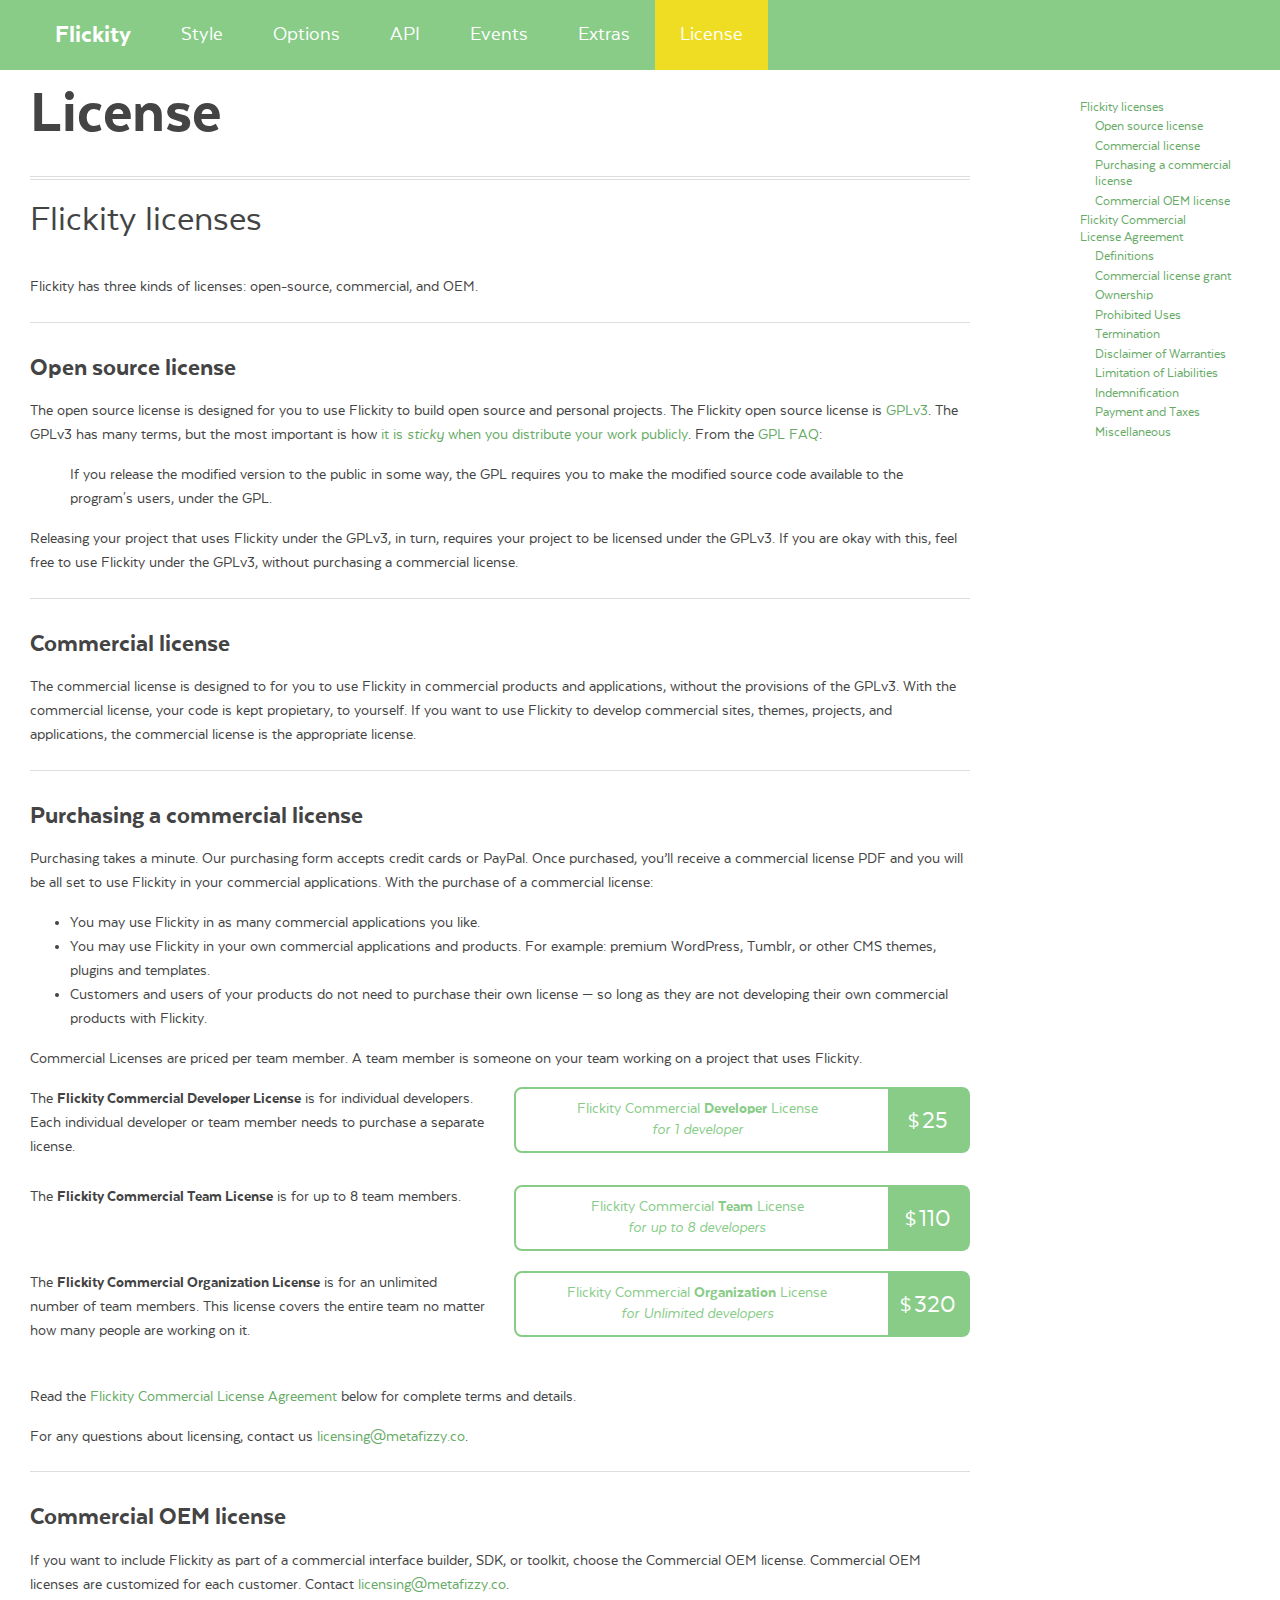
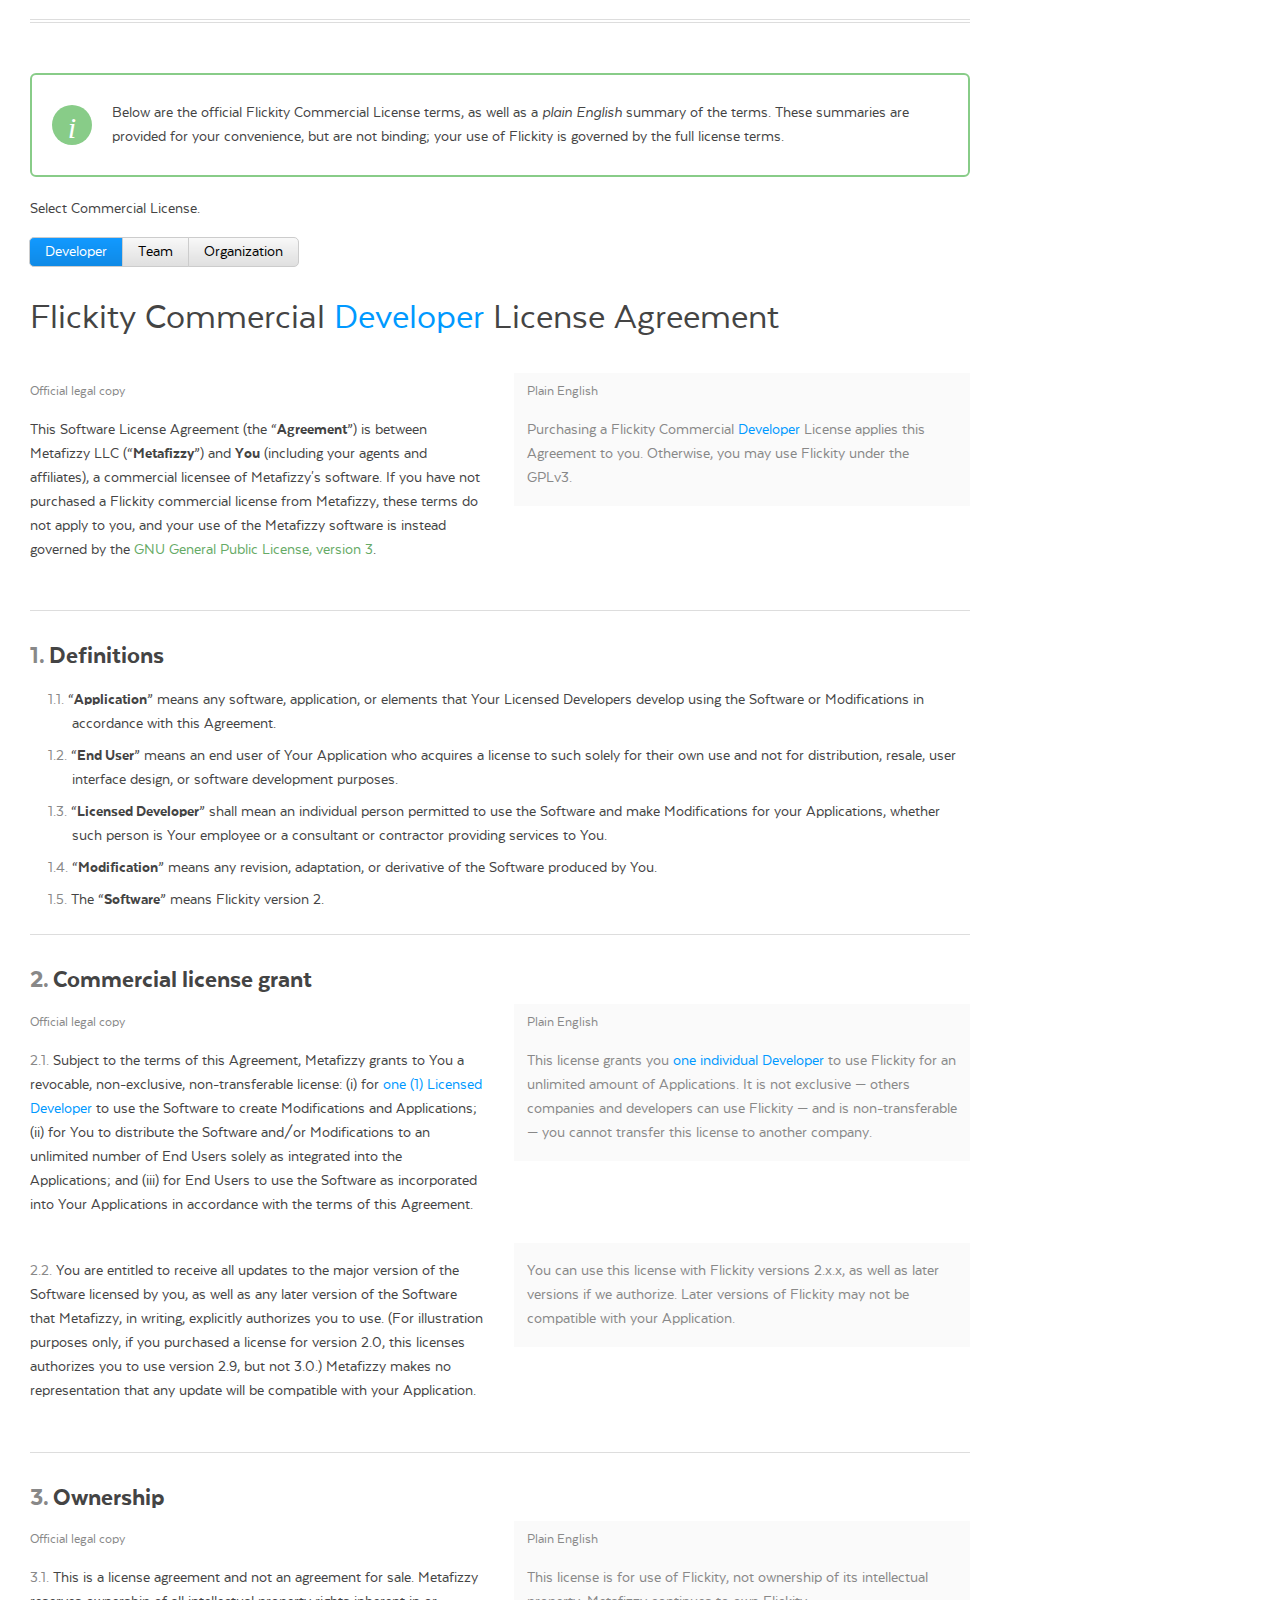
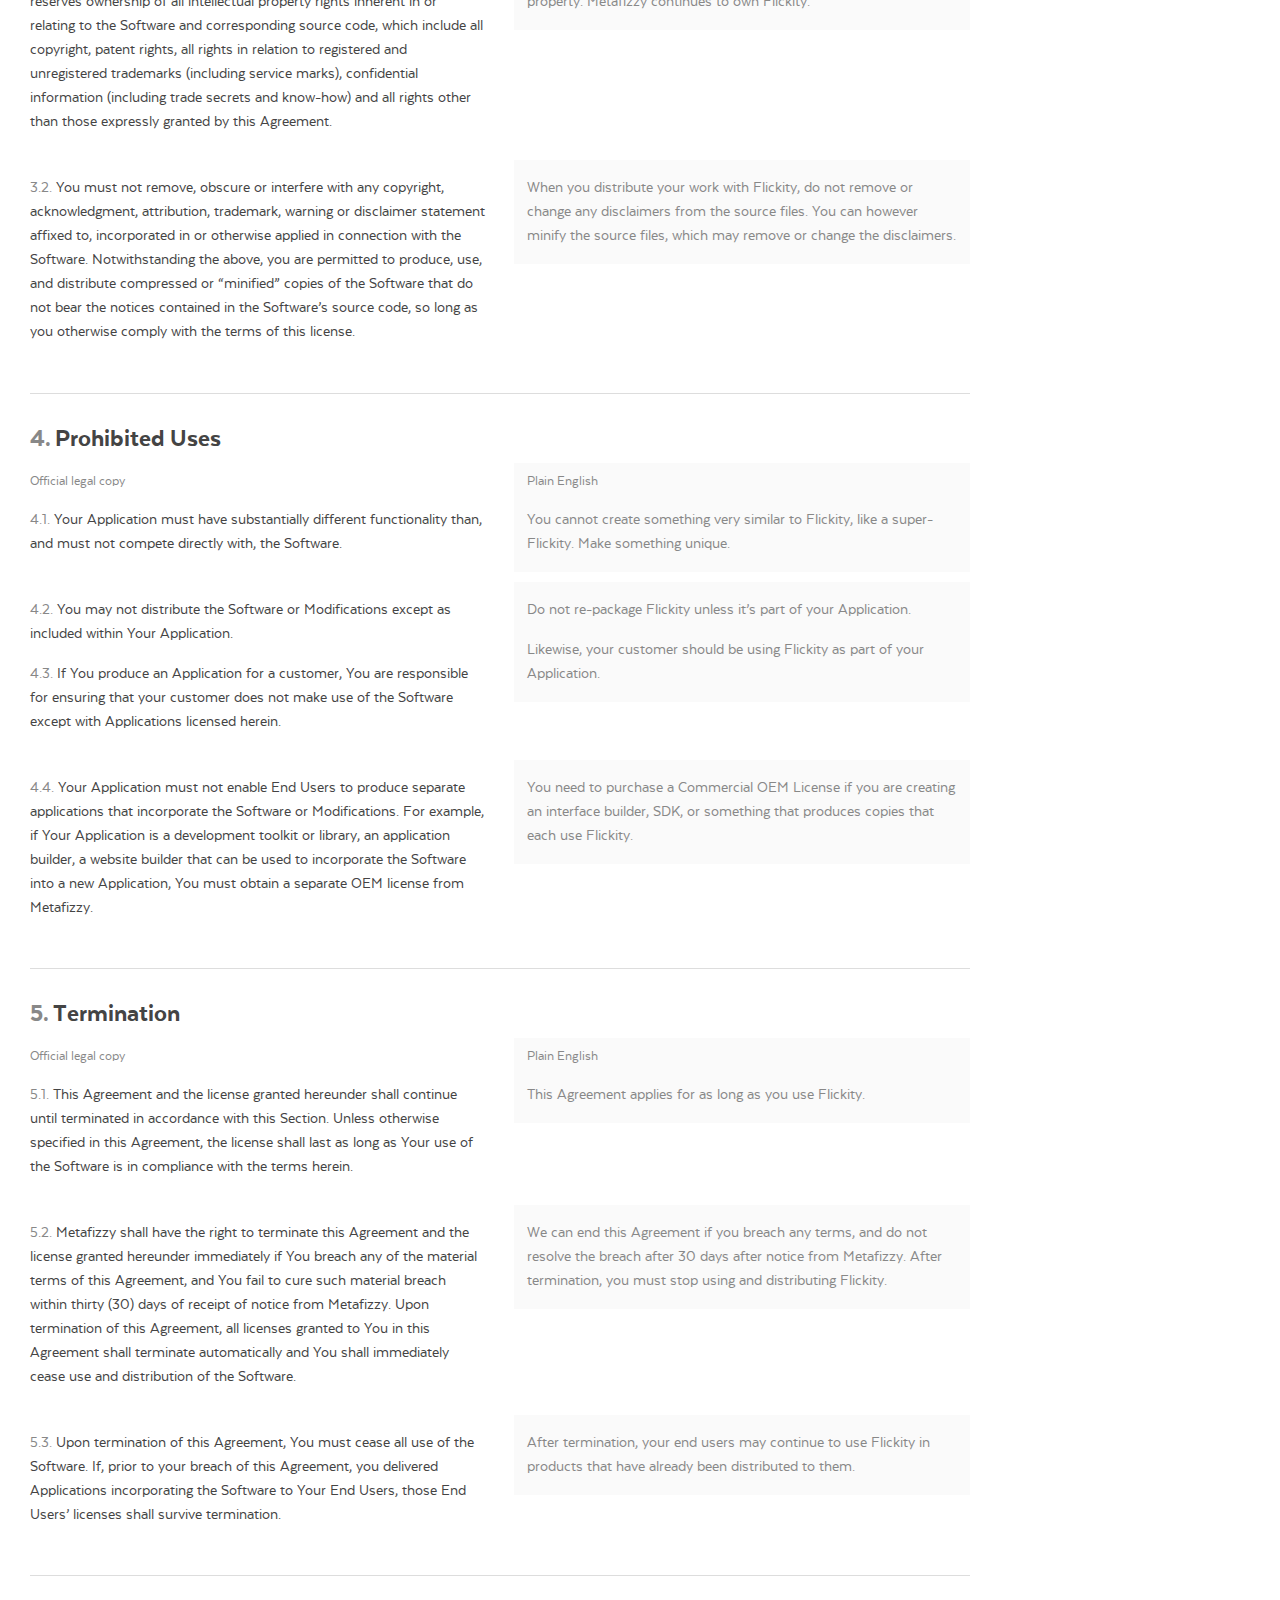
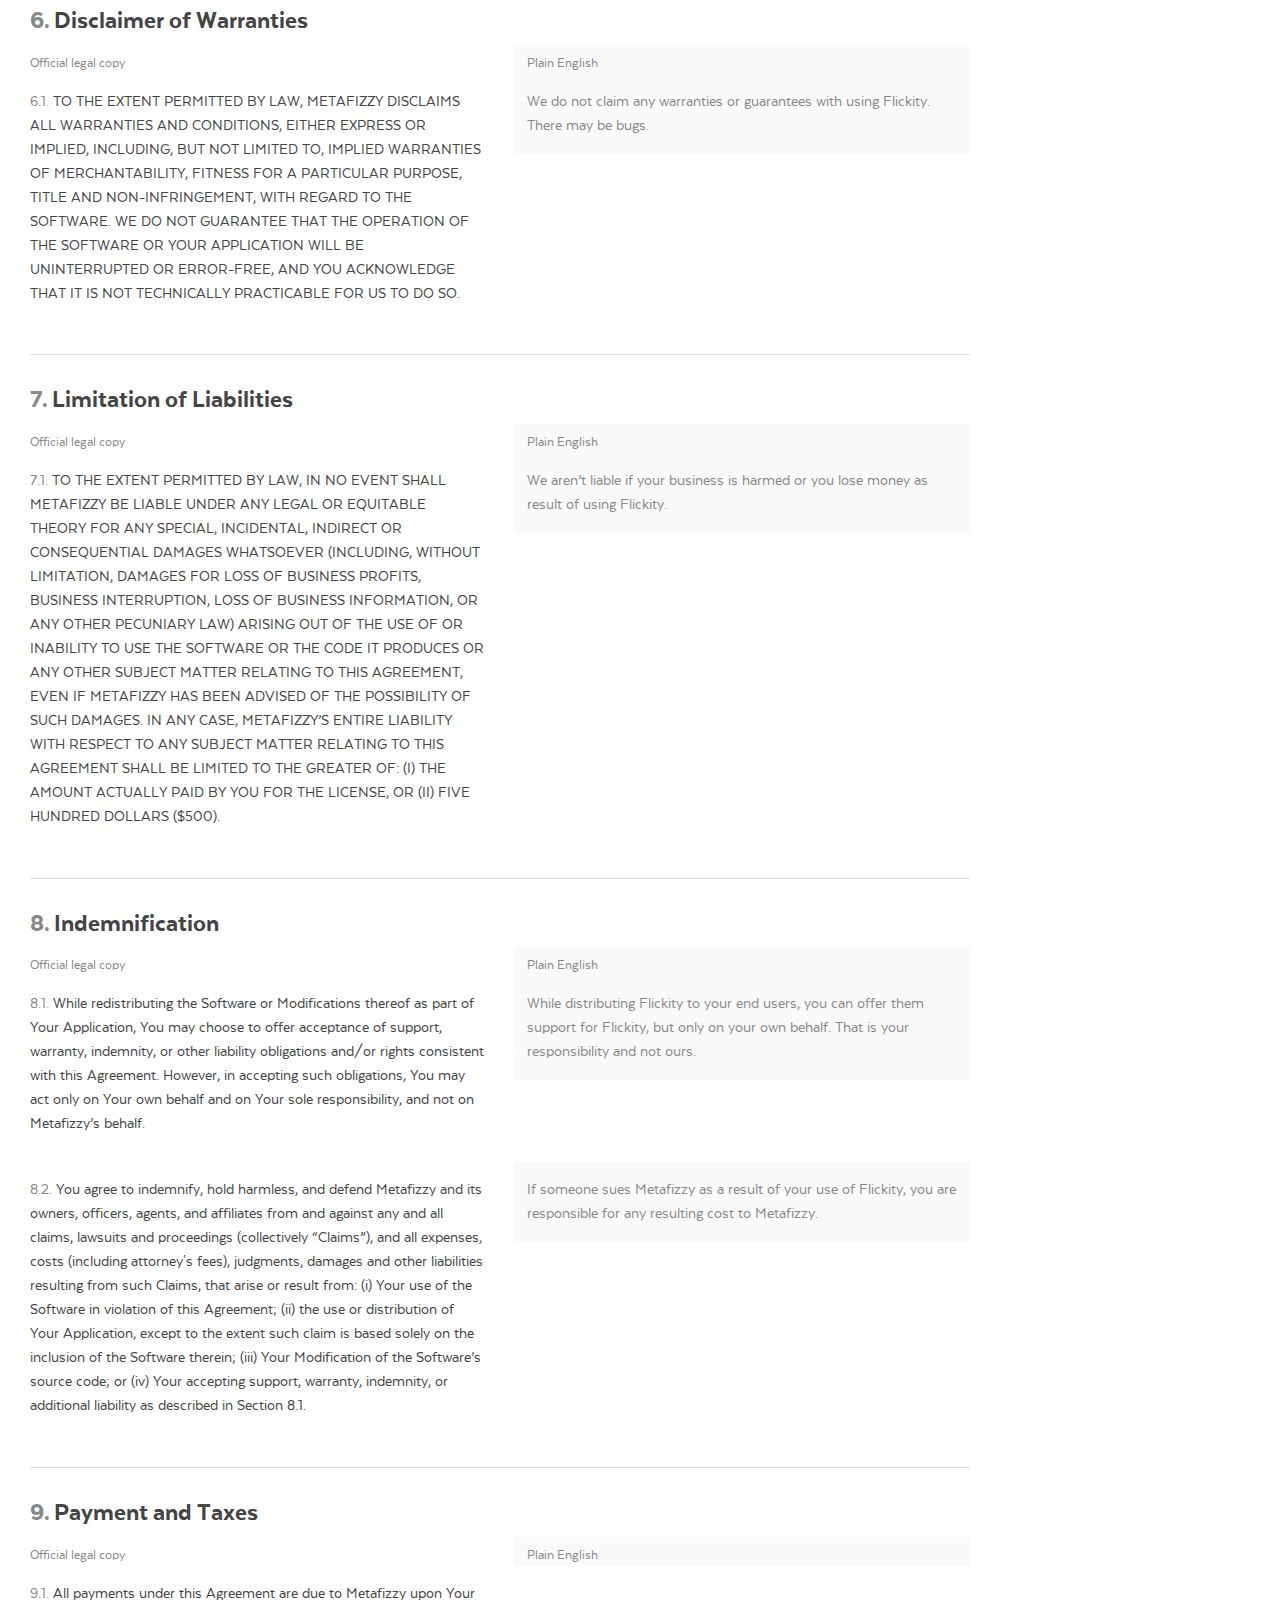
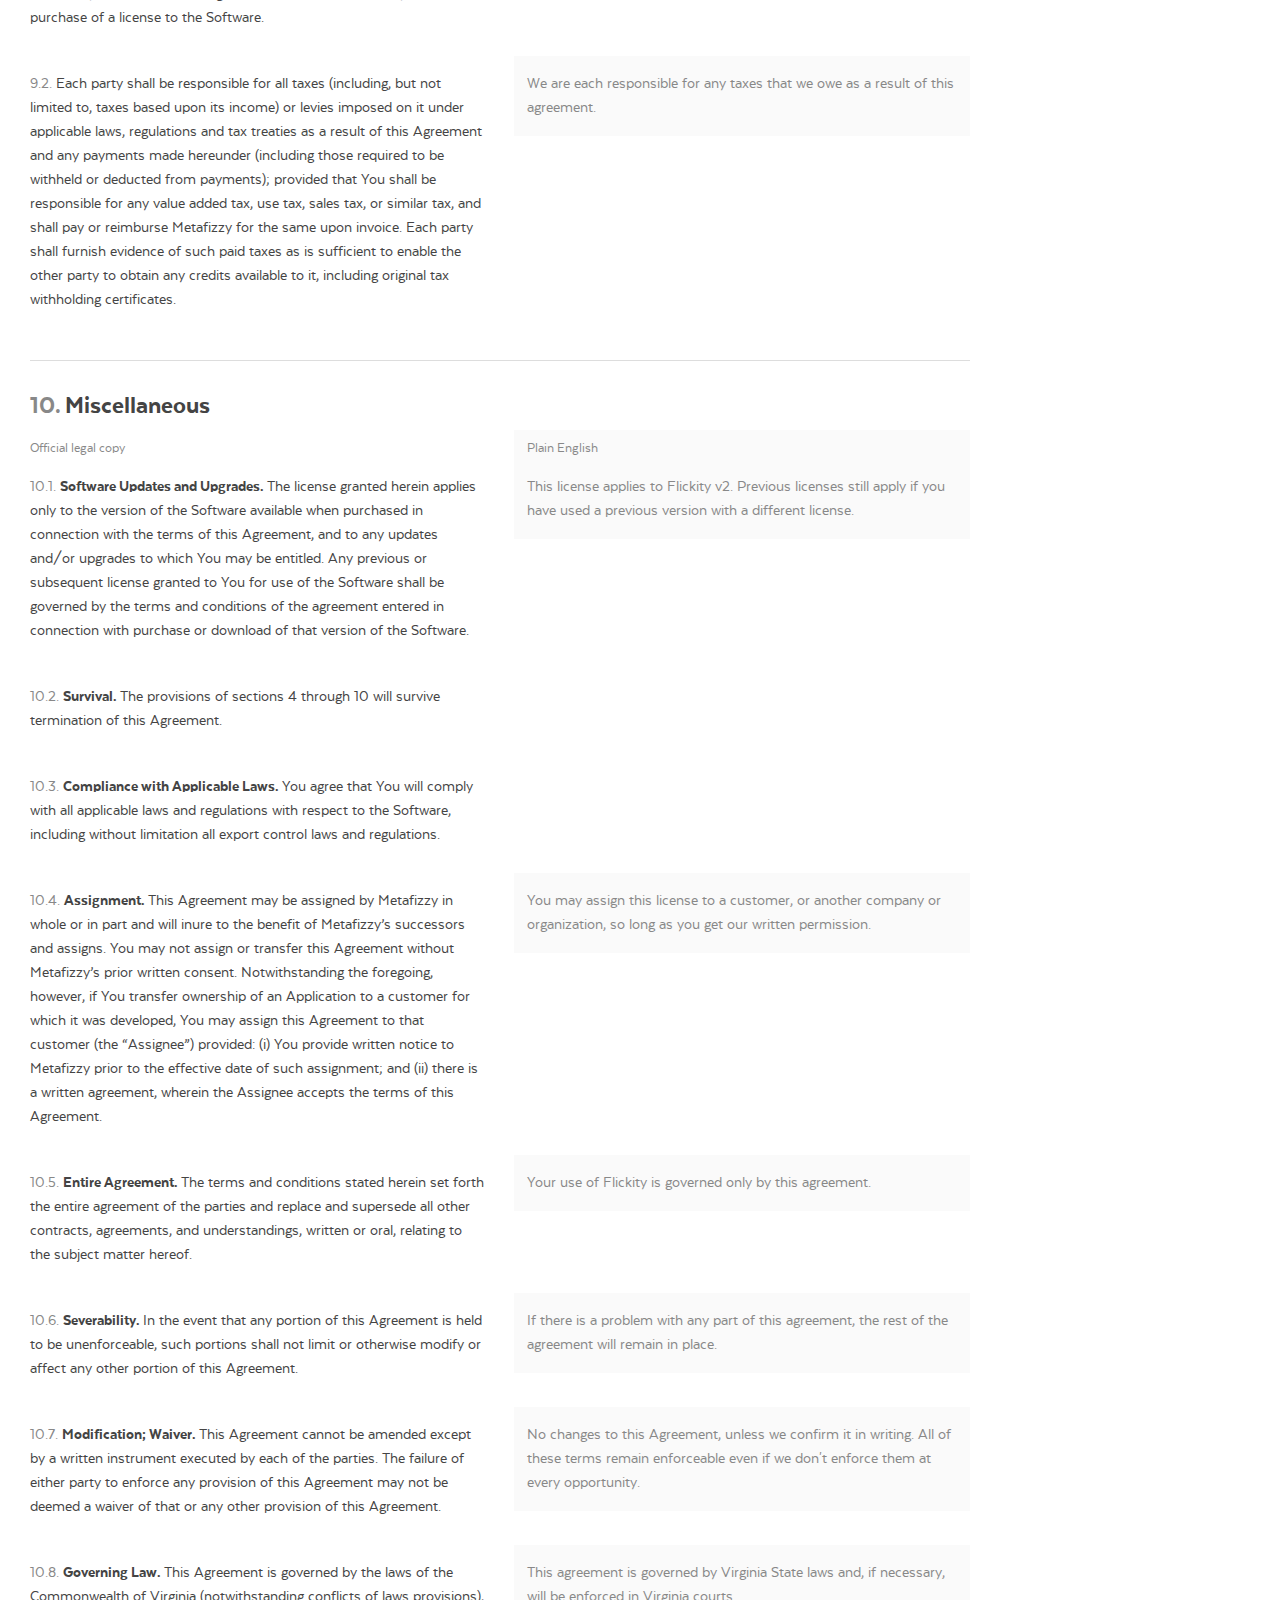
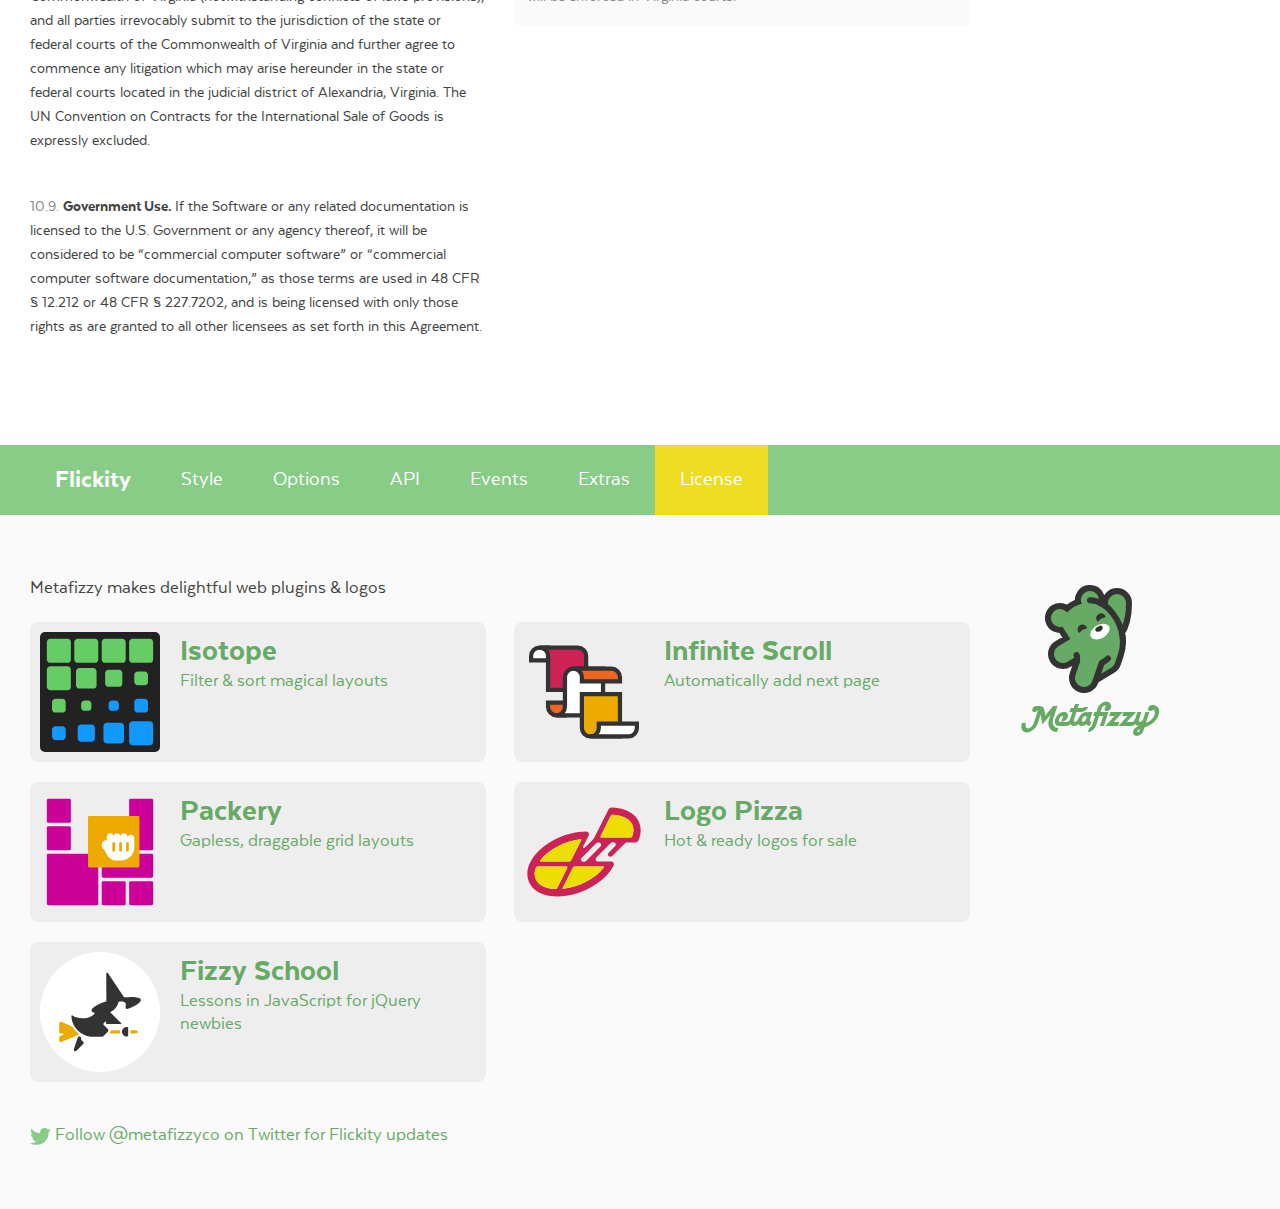
<file: plugins/flickity-docs/flickity-docs/license.html>
<!doctype html>
<html lang="en" class="export">
<head>
  <meta charset="utf-8">
  <meta name="description" content="Touch, responsive, flickable carousels">
  <meta name="viewport" content="width=device-width">

  <title>Flickity &#xB7; License</title>

    <link rel="stylesheet" href="css/flickity-docs.css?6" media="screen">

  <meta name="twitter:card" content="summary">
  <meta name="twitter:site" content="@metafizzyco">
  <meta name="twitter:url" content="https://flickity.metafizzy.co/license.html">
  <meta name="twitter:title" content="Flickity License">
  <meta name="twitter:description" content="Touch, responsive, flickable carousels">

</head>
<body class="page--license">


<nav class="site-nav">
  <div class="container">
    <ul class="site-nav__list">
      <li class="site-nav__item site-nav__item--homepage"><a href=".">Flickity</a></li>
      <li class="site-nav__item site-nav__item--style"><a href="style.html">Style</a></li>
      <li class="site-nav__item site-nav__item--options"><a href="options.html">Options</a></li>
      <li class="site-nav__item site-nav__item--api"><a href="api.html">API</a></li>
      <li class="site-nav__item site-nav__item--events"><a href="events.html">Events</a></li>
      <li class="site-nav__item site-nav__item--extras"><a href="extras.html">Extras</a></li>
      <li class="site-nav__item site-nav__item--license"><a href="license.html">License</a></li>
    </ul>
  </div>
</nav>


<div class="main">
  <div class="container">
      <h1 class="page-title">License</h1>


    <ul class="page-nav" data-js="page-nav">
<li class="page-nav__item page-nav__item--h2"><a href="#flickity-licenses">Flickity licenses</a></li>
<li class="page-nav__item page-nav__item--h3"><a href="#open-source-license">Open source license</a></li>
<li class="page-nav__item page-nav__item--h3"><a href="#commercial-license">Commercial license</a></li>
<li class="page-nav__item page-nav__item--h3"><a href="#purchasing-a-commercial-license">Purchasing a commercial license</a></li>
<li class="page-nav__item page-nav__item--h3"><a href="#commercial-oem-license">Commercial OEM license</a></li>
<li class="page-nav__item page-nav__item--h2"><a href="#flickity-commercial-license-agreement">Flickity Commercial License&#xA0;Agreement</a></li>
<li class="page-nav__item page-nav__item--h3"><a href="#definitions">Definitions</a></li>
<li class="page-nav__item page-nav__item--h3"><a href="#commercial-license-grant">Commercial license grant</a></li>
<li class="page-nav__item page-nav__item--h3"><a href="#ownership">Ownership</a></li>
<li class="page-nav__item page-nav__item--h3"><a href="#prohibited-uses">Prohibited Uses</a></li>
<li class="page-nav__item page-nav__item--h3"><a href="#termination">Termination</a></li>
<li class="page-nav__item page-nav__item--h3"><a href="#disclaimer-of-warranties">Disclaimer of Warranties</a></li>
<li class="page-nav__item page-nav__item--h3"><a href="#limitation-of-liabilities">Limitation of Liabilities</a></li>
<li class="page-nav__item page-nav__item--h3"><a href="#indemnification">Indemnification</a></li>
<li class="page-nav__item page-nav__item--h3"><a href="#payment-and-taxes">Payment and Taxes</a></li>
<li class="page-nav__item page-nav__item--h3"><a href="#miscellaneous">Miscellaneous</a></li>
</ul>


<h2 id="flickity-licenses">Flickity licenses</h2>

<p>Flickity has three kinds of licenses: open-source, commercial, and OEM.</p>


<h3 id="open-source-license">Open source license</h3>

<p>The open source license is designed for you to use Flickity to build open source and personal projects. The Flickity open source license is <a href="https://www.gnu.org/licenses/gpl-3.0.html">GPLv3</a>. The GPLv3 has many terms, but the most important is how <a href="https://www.gnu.org/licenses/gpl-3.0.html#section5">it is <em>sticky</em> when you distribute your work publicly</a>. From the <a href="https://www.gnu.org/licenses/gpl-faq.html#GPLRequireSourcePostedPublic">GPL FAQ</a>:</p>

<blockquote>
  <p>If you release the modified version to the public in some way, the GPL requires you to make the modified source code available to the program&apos;s users, under the GPL.</p>
</blockquote>

<p>Releasing your project that uses Flickity under the GPLv3, in turn, requires your project to be licensed under the GPLv3. If you are okay with this, feel free to use Flickity under the GPLv3, without purchasing a commercial license.</p>


<h3 id="commercial-license">Commercial license</h3>

<p>The commercial license is designed to for you to use Flickity in commercial products and applications, without the provisions of the GPLv3. With the commercial license, your code is kept propietary, to yourself. If you want to use Flickity to develop commercial sites, themes, projects, and applications, the commercial license is the appropriate license.</p>


<h3 id="purchasing-a-commercial-license">Purchasing a commercial license</h3>

<p>Purchasing takes a minute. Our purchasing form accepts credit cards or PayPal. Once purchased, you&#x2019;ll receive a commercial license PDF and you will be all set to use Flickity in your commercial applications. With the purchase of a commercial license:</p>

<ul>
  <li>You may use Flickity in as many commercial applications you like.</li>
  <li>You may use Flickity in your own commercial applications and products. For example: premium WordPress, Tumblr, or other CMS themes, plugins and templates.</li>
  <li>Customers and users of your products do not need to purchase their own license &#x2014; so long as they are not developing their own commercial products with Flickity.</li>
</ul>

<p>Commercial Licenses are priced per team member. A team member is someone on your team working on a project that uses Flickity.</p>

<div class="duo">
  <div class="duo__cell duo__cell--license-option">
    <p>The <strong>Flickity Commercial Developer License</strong> is for individual developers. Each individual developer or team member needs to purchase a separate license.</p>
  </div>
  <div class="duo__cell">
      <a class="buy-button" href="https://gum.co/flickity-dev">
        <span class="buy-button__project">Flickity Commercial</span>
        <span class="buy-button__title">Developer</span>
        <span class="buy-button__license">License</span>
        <span class="buy-button__for">for 1 developer</span>
        <span class="buy-button__price">
          <span class="buy-button__price__dollar">$</span><span class="buy-button__price__value">25</span>
        </span>
      </a>
  </div>
</div>

<div class="duo">
  <div class="duo__cell duo__cell--license-option">
    <p>The <strong>Flickity Commercial Team License</strong> is for up to 8 team members.</p>
  </div>
  <div class="duo__cell">
      <a class="buy-button" href="https://gum.co/flickity-team">
        <span class="buy-button__project">Flickity Commercial</span>
        <span class="buy-button__title">Team</span>
        <span class="buy-button__license">License</span>
        <span class="buy-button__for">for up to 8 developers</span>
        <span class="buy-button__price">
          <span class="buy-button__price__dollar">$</span><span class="buy-button__price__value">110</span>
        </span>
      </a>
  </div>
</div>

<div class="duo">
  <div class="duo__cell duo__cell--license-option">
    <p>The <strong>Flickity Commercial Organization License</strong> is for an unlimited number of team members. This license covers the entire team no matter how many people are working on it.</p>
  </div>
  <div class="duo__cell">
      <a class="buy-button" href="https://gum.co/flickity-org">
        <span class="buy-button__project">Flickity Commercial</span>
        <span class="buy-button__title">Organization</span>
        <span class="buy-button__license">License</span>
        <span class="buy-button__for">for Unlimited developers</span>
        <span class="buy-button__price">
          <span class="buy-button__price__dollar">$</span><span class="buy-button__price__value">320</span>
        </span>
      </a>
  </div>
</div>

<p>Read the <a href="#flickity-commercial-license-agreement">Flickity Commercial License Agreement</a> below for complete terms and details.</p>

<p>For any questions about licensing, contact us <a href="mailto:licensing@metafizzy.co">licensing@metafizzy.co</a>.</p>


<h3 id="commercial-oem-license">Commercial OEM license</h3>

<p>If you want to include Flickity as part of a commercial interface builder, SDK, or toolkit, choose the Commercial OEM license. Commercial OEM licenses are customized for each customer. Contact <a href="mailto:licensing@metafizzy.co">licensing@metafizzy.co</a>.</p>


<div class="commercial-license-agreement" data-js="commercial-license-agreement">

  <h2 id="flickity-commercial-license-agreement">Flickity Commercial License&#xA0;Agreement</h2>

  <div class="call-out call-out--chill">
    <p>Below are the official Flickity Commercial License terms, as well as a <em>plain English</em> summary of the terms. These summaries are provided for your convenience, but are not binding; your use of Flickity is governed by the full license terms.</p>
  </div>

  <p>Select Commercial License.</p>

  <div class="button-group button-row">
    <button class="button button--developer is-selected" data-license-option="developer">Developer</button>
    <button class="button button--team" data-license-option="team">Team</button>
    <button class="button button--organization" data-license-option="organization">Organization</button>
  </div>

  <div class="duo duo--legal duo--legal--first">
    <div class="duo__cell duo--legal__official">
      <p id="agreement-p1">This Software License Agreement (the &#x201C;<strong>Agreement</strong>&#x201D;) is between Metafizzy LLC (&#x201C;<strong>Metafizzy</strong>&#x201D;) and <strong>You</strong> (including your agents and affiliates), a commercial licensee of Metafizzy&apos;s software. If you have not purchased a Flickity commercial license from Metafizzy, these terms do not apply to you, and your use of the Metafizzy software is instead governed by the <a href="https://www.gnu.org/licenses/gpl-3.0.html">GNU General Public License, version 3</a>.</p>
    </div>
    <div class="duo__cell duo--legal__plain">
      <p>Purchasing a Flickity Commercial <span data-license-property="title"></span> License applies this Agreement to you. Otherwise, you may use Flickity under the GPLv3.</p>
    </div>
  </div>

  <h3 id="definitions">Definitions</h3>

  <ol class="cla__definitions-list">
    <li>&#x201C;<strong>Application</strong>&#x201D; means any software, application, or elements that Your Licensed Developers develop using the Software or Modifications in accordance with this Agreement.</li>
    <li>&#x201C;<strong>End User</strong>&#x201D; means an end user of Your Application who acquires a license to such solely for their own use and not for distribution, resale, user interface design, or software development purposes.</li>
    <li>&#x201C;<strong>Licensed Developer</strong>&#x201D; shall mean an individual person permitted to use the Software and make Modifications for your Applications, whether such person is Your employee or a consultant or contractor providing services to You. </li>
    <li>&#x201C;<strong>Modification</strong>&#x201D; means any revision, adaptation, or derivative of the Software produced by You.</li>
    <li>The &#x201C;<strong>Software</strong>&#x201D; means Flickity version 2.</li>
  </ol>

  <h3 id="commercial-license-grant">Commercial license grant</h3>

  <div class="duo duo--legal duo--legal--first">
    <div class="duo__cell duo--legal__official">
      <p id="grant-p1" class="cla__part">Subject to the terms of this Agreement, Metafizzy grants to You a revocable, non-exclusive, non-transferable license: (i) for <span data-license-property="for-official">one (1) Licensed Developer</span> to use the Software to create Modifications and Applications; (ii) for You to distribute the Software and/or Modifications to an unlimited number of End Users solely as integrated into the Applications; and (iii) for End Users to use the Software as incorporated into Your Applications in accordance with the terms of this Agreement.</p>
    </div>
    <div class="duo__cell duo--legal__plain">
      <p>This license grants you <span data-license-property="for-plain">one individual Developer</span> to use Flickity for an unlimited amount of Applications. It is not exclusive &#x2014; others companies and developers can use Flickity &#x2014; and is non-transferable &#x2014; you cannot transfer this license to another company.</p>
    </div>
  </div>

  <div class="duo duo--legal">
    <div class="duo__cell duo--legal__official">
      <p id="grant-p2" class="cla__part">You are entitled to receive all updates to the major version of the Software licensed by you, as well as any later version of the Software that Metafizzy, in writing, explicitly authorizes you to use. (For illustration purposes only, if you purchased a license for version 2.0, this licenses authorizes you to use version 2.9, but not 3.0.) Metafizzy makes no representation that any update will be compatible with your Application.</p>
    </div>
    <div class="duo__cell duo--legal__plain">
      <p>You can use this license with Flickity versions 2.x.x, as well as later versions if we authorize. Later versions of Flickity may not be compatible with your Application.</p>
    </div>
  </div>

  <h3 id="ownership">Ownership</h3>

  <div class="duo duo--legal duo--legal--first">
    <div class="duo__cell duo--legal__official">
      <p id="ownership-p1" class="cla__part">This is a license agreement and not an agreement for sale. Metafizzy reserves ownership of all intellectual property rights inherent in or relating to the Software and corresponding source code, which include all copyright, patent rights, all rights in relation to registered and unregistered trademarks (including service marks), confidential information (including trade secrets and know-how) and all rights other than those expressly granted by this Agreement.</p>
    </div>
    <div class="duo__cell duo--legal__plain">
      <p>This license is for use of Flickity, not ownership of its intellectual property. Metafizzy continues to own Flickity.</p>
    </div>
  </div>

  <div class="duo duo--legal">
    <div class="duo__cell duo--legal__official">
      <p id="ownership-p2" class="cla__part">You must not remove, obscure or interfere with any copyright, acknowledgment, attribution, trademark, warning or disclaimer statement affixed to, incorporated in or otherwise applied in connection with the Software. Notwithstanding the above, you are permitted to produce, use, and distribute compressed or &#x201C;minified&#x201D; copies of the Software that do not bear the notices contained in the Software&#x2019;s source code, so long as you otherwise comply with the terms of this license.</p>
    </div>
    <div class="duo__cell duo--legal__plain">
      <p>When you distribute your work with Flickity, do not remove or change any disclaimers from the source files. You can however minify the source files, which may remove or change the disclaimers.</p>
    </div>
  </div>

  <h3 id="prohibited-uses">Prohibited Uses</h3>

  <div class="duo duo--legal duo--legal--first">
    <div class="duo__cell duo--legal__official">
      <p id="prohibited-p1" class="cla__part">Your Application must have substantially different functionality than, and must not compete directly with, the Software.</p>
    </div>
    <div class="duo__cell duo--legal__plain">
      <p>You cannot create something very similar to Flickity, like a super-Flickity. Make something unique.</p>
    </div>
  </div>

  <div class="duo duo--legal">
    <div class="duo__cell duo--legal__official">
      <p id="prohibited-p2" class="cla__part">You may not distribute the Software or Modifications except as included within Your Application.</p> 
      <p id="prohibited-p3" class="cla__part">If You produce an Application for a customer, You are responsible for ensuring that your customer does not make use of the Software except with Applications licensed herein.</p>
    </div>
    <div class="duo__cell duo--legal__plain">
      <p>Do not re-package Flickity unless it&#x2019;s part of your Application.</p>
      <p>Likewise, your customer should be using Flickity as part of your Application.</p>
    </div>
  </div>

  <div class="duo duo--legal">
    <div class="duo__cell duo--legal__official">
      <p id="prohibited-p4" class="cla__part">Your Application must not enable End Users to produce separate applications that incorporate the Software or Modifications. For example, if Your Application is a development toolkit or library, an application builder, a website builder that can be used to incorporate the Software into a new Application, You must obtain a separate OEM license from Metafizzy.</p>
    </div>
    <div class="duo__cell duo--legal__plain">
      <p>You need to purchase a Commercial OEM License if you are creating an interface builder, SDK, or something that produces copies that each use Flickity.</p>
    </div>
  </div>

  <h3 id="termination">Termination</h3>

  <div class="duo duo--legal  duo--legal--first">
    <div class="duo__cell duo--legal__official">
      <p id="termination-p1" class="cla__part">This Agreement and the license granted hereunder shall continue until terminated in accordance with this Section. Unless otherwise specified in this Agreement, the license shall last as long as Your use of the Software is in compliance with the terms herein. </p>
    </div>
    <div class="duo__cell duo--legal__plain">
      <p>This Agreement applies for as long as you use Flickity.</p>
    </div>
  </div>

  <div class="duo duo--legal">
    <div class="duo__cell duo--legal__official">
      <p id="termination-p2" class="cla__part">Metafizzy shall have the right to terminate this Agreement and the license granted hereunder immediately if You breach any of the material terms of this Agreement, and You fail to cure such material breach within thirty (30) days of receipt of notice from Metafizzy. Upon termination of this Agreement, all licenses granted to You in this Agreement shall terminate automatically and You shall immediately cease use and distribution of the Software.</p>
    </div>
    <div class="duo__cell duo--legal__plain">
      <p>We can end this Agreement if you breach any terms, and do not resolve the breach after 30 days after notice from Metafizzy. After termination, you must stop using and distributing Flickity.</p>
    </div>
  </div>

  <div class="duo duo--legal">
    <div class="duo__cell duo--legal__official">
      <p id="termination-p3" class="cla__part">Upon termination of this Agreement, You must cease all use of the Software. If, prior to your breach of this Agreement, you delivered Applications incorporating the Software to Your End Users, those End Users&#x2019; licenses shall survive termination.</p>
    </div>
    <div class="duo__cell duo--legal__plain">
      <p>After termination, your end users may continue to use Flickity in products that have already been distributed to them.</p>
    </div>
  </div>

  <h3 id="disclaimer-of-warranties">Disclaimer of Warranties</h3>

  <div class="duo duo--legal duo--legal--first">
    <div class="duo__cell duo--legal__official">
      <p class="cla__part">TO THE EXTENT PERMITTED BY LAW, METAFIZZY DISCLAIMS ALL WARRANTIES AND CONDITIONS, EITHER EXPRESS OR IMPLIED, INCLUDING, BUT NOT LIMITED TO, IMPLIED WARRANTIES OF MERCHANTABILITY, FITNESS FOR A PARTICULAR PURPOSE, TITLE AND NON-INFRINGEMENT, WITH REGARD TO THE SOFTWARE. WE DO NOT GUARANTEE THAT THE OPERATION OF THE SOFTWARE OR YOUR APPLICATION WILL BE UNINTERRUPTED OR ERROR-FREE, AND YOU ACKNOWLEDGE THAT IT IS NOT TECHNICALLY PRACTICABLE FOR US TO DO SO.</p>
    </div>
    <div class="duo__cell duo--legal__plain">
      <p>We do not claim any warranties or guarantees with using Flickity. There may be bugs.</p>
    </div>
  </div>

  <h3 id="limitation-of-liabilities">Limitation of Liabilities</h3>

  <div class="duo duo--legal duo--legal--first">
    <div class="duo__cell duo--legal__official">
      <p class="cla__part">TO THE EXTENT PERMITTED BY LAW, IN NO EVENT SHALL METAFIZZY BE LIABLE UNDER ANY LEGAL OR EQUITABLE THEORY FOR ANY SPECIAL, INCIDENTAL, INDIRECT OR CONSEQUENTIAL DAMAGES WHATSOEVER (INCLUDING, WITHOUT LIMITATION, DAMAGES FOR LOSS OF BUSINESS PROFITS, BUSINESS INTERRUPTION, LOSS OF BUSINESS INFORMATION, OR ANY OTHER PECUNIARY LAW) ARISING OUT OF THE USE OF OR INABILITY TO USE THE SOFTWARE OR THE CODE IT PRODUCES OR ANY OTHER SUBJECT MATTER RELATING TO THIS AGREEMENT, EVEN IF METAFIZZY HAS BEEN ADVISED OF THE POSSIBILITY OF SUCH DAMAGES. IN ANY CASE, METAFIZZY&#x2019;S ENTIRE LIABILITY WITH RESPECT TO ANY SUBJECT MATTER RELATING TO THIS AGREEMENT SHALL BE LIMITED TO THE GREATER OF: (I) THE AMOUNT ACTUALLY PAID BY YOU FOR THE LICENSE, OR (II) FIVE HUNDRED DOLLARS ($500).</p>
    </div>
    <div class="duo__cell duo--legal__plain">
      <p>We aren&#x2019;t liable if your business is harmed or you lose money as
  result of using Flickity.</p>
    </div>
  </div>

  <h3 id="indemnification">Indemnification</h3>

  <div class="duo duo--legal duo--legal--first">
    <div class="duo__cell duo--legal__official">
      <p class="cla__part">While redistributing the Software or Modifications thereof as part of Your Application, You may choose to offer acceptance of support, warranty, indemnity, or other liability obligations and/or rights consistent with this Agreement. However, in accepting such obligations, You may act only on Your own behalf and on Your sole responsibility, and not on Metafizzy&#x2019;s behalf. </p>
    </div>
    <div class="duo__cell duo--legal__plain">
      <p>While distributing Flickity to your end users, you can offer them support for Flickity, but only on your own behalf. That is your responsibility and not ours.</p>
    </div>
  </div>

  <div class="duo duo--legal">
    <div class="duo__cell duo--legal__official">
      <p class="cla__part">You agree to indemnify, hold harmless, and defend Metafizzy and its owners, officers, agents, and affiliates from and against any and all claims, lawsuits and proceedings (collectively &#x201C;Claims&#x201D;), and all expenses, costs (including attorney&apos;s fees), judgments, damages and other liabilities resulting from such Claims, that arise or result from: (i) Your use of the Software in violation of this Agreement; (ii) the use or distribution of Your Application, except to the extent such claim is based solely on the inclusion of the Software therein; (iii) Your Modification of the Software&#x2019;s source code; or (iv) Your accepting support, warranty, indemnity, or additional liability as described in Section 8.1.</p>
    </div>
    <div class="duo__cell duo--legal__plain">
      <p>If someone sues Metafizzy as a result of your use of Flickity, you are responsible for any resulting cost to Metafizzy.</p>
    </div>
  </div>

  <h3 id="payment-and-taxes">Payment and Taxes</h3>

  <div class="duo duo--legal duo--legal--first">
    <div class="duo__cell duo--legal__official">
      <p class="cla__part">All payments under this Agreement are due to Metafizzy upon Your purchase of a license to the Software.</p>
    </div>
    <div class="duo__cell duo--legal__plain">
    </div>
  </div>

  <div class="duo duo--legal">
    <div class="duo__cell duo--legal__official">
      <p class="cla__part">Each party shall be responsible for all taxes (including, but not limited to, taxes based upon its income) or levies imposed on it under applicable laws, regulations and tax treaties as a result of this Agreement and any payments made hereunder (including those required to be withheld or deducted from payments); provided that You shall be responsible for any value added tax, use tax, sales tax, or similar tax,  and shall pay or reimburse Metafizzy for the same upon invoice. Each party shall furnish evidence of such paid taxes as is sufficient to enable the other party to obtain any credits available to it, including original tax withholding certificates.</p>
    </div>
    <div class="duo__cell duo--legal__plain">
      <p>We are each responsible for any taxes that we owe as a result of this agreement.</p>
    </div>
  </div>

  <h3 id="miscellaneous">Miscellaneous</h3>

  <div class="duo duo--legal duo--legal--first">
    <div class="duo__cell duo--legal__official">
      <p class="cla__part"><strong>Software Updates and Upgrades.</strong> The license granted herein applies only to the version of the Software available when purchased in connection with the terms of this Agreement, and to any updates and/or upgrades to which You may be entitled. Any previous or subsequent license granted to You for use of the Software shall be governed by the terms and conditions of the agreement entered in connection with purchase or download of that version of the Software.</p>
    </div>
    <div class="duo__cell duo--legal__plain">
      <p>This license applies to Flickity v2. Previous licenses still apply if you have used a previous version with a different license.</p>
    </div>
  </div>

  <div class="duo duo--legal">
    <div class="duo__cell duo--legal__official">
      <p class="cla__part"><strong>Survival.</strong> The provisions of sections 4 through 10 will survive termination of this Agreement.</p>
    </div>
    <div class="duo__cell duo--legal__plain">
    </div>
  </div>

  <div class="duo duo--legal">
    <div class="duo__cell duo--legal__official">
      <p class="cla__part"><strong>Compliance with Applicable Laws.</strong> You agree that You will comply with all applicable laws and regulations with respect to the Software, including without limitation all export control laws and regulations.</p>
    </div>
    <div class="duo__cell duo--legal__plain">
    </div>
  </div>

  <div class="duo duo--legal">
    <div class="duo__cell duo--legal__official">
      <p class="cla__part"><strong>Assignment.</strong> This Agreement may be assigned by Metafizzy in whole or in part and will inure to the benefit of Metafizzy&#x2019;s successors and assigns. You may not assign or transfer this Agreement without Metafizzy&#x2019;s prior written consent. Notwithstanding the foregoing, however, if You transfer ownership of an Application to a customer for which it was developed, You may assign this Agreement to that customer (the &#x201C;Assignee&#x201D;) provided: (i) You provide written notice to Metafizzy prior to the effective date of such assignment; and (ii) there is a written agreement, wherein the Assignee accepts the terms of this Agreement.</p>
    </div>
    <div class="duo__cell duo--legal__plain">
      <p>You may assign this license to a customer, or another company or organization, so long as you get our written permission.</p>
    </div>
  </div>

  <div class="duo duo--legal">
    <div class="duo__cell duo--legal__official">
      <p class="cla__part"><strong>Entire Agreement.</strong> The terms and conditions stated herein set forth the entire agreement of the parties and replace and supersede all other contracts, agreements, and understandings, written or oral, relating to the subject matter hereof.</p>
    </div>
    <div class="duo__cell duo--legal__plain">
      <p>Your use of Flickity is governed only by this agreement.</p>
    </div>
  </div>

  <div class="duo duo--legal">
    <div class="duo__cell duo--legal__official">
      <p class="cla__part"><strong>Severability.</strong> In the event that any portion of this Agreement is held to be unenforceable, such portions shall not limit or otherwise modify or affect any other portion of this Agreement.</p>
    </div>
    <div class="duo__cell duo--legal__plain">
      <p>If there is a problem with any part of this agreement, the rest of the agreement will remain in place.</p>
    </div>
  </div>

  <div class="duo duo--legal">
    <div class="duo__cell duo--legal__official">
      <p class="cla__part"><strong>Modification; Waiver.</strong> This Agreement cannot be amended except by a written instrument executed by each of the parties. The failure of either party to enforce any provision of this Agreement may not be deemed a waiver of that or any other provision of this Agreement.</p>
    </div>
    <div class="duo__cell duo--legal__plain">
      <p>No changes to this Agreement, unless we confirm it in writing. All of these terms remain enforceable even if we don&apos;t enforce them at every opportunity.</p>
    </div>
  </div>

  <div class="duo duo--legal">
    <div class="duo__cell duo--legal__official">
      <p class="cla__part"><strong>Governing Law.</strong> This Agreement is governed by the laws of the Commonwealth of Virginia (notwithstanding conflicts of laws provisions), and all parties irrevocably submit to the jurisdiction of the state or federal courts of the Commonwealth of Virginia and further agree to commence any litigation which may arise hereunder in the state or federal courts located in the judicial district of Alexandria, Virginia. The UN Convention on Contracts for the International Sale of Goods is expressly excluded.</p>
    </div>
    <div class="duo__cell duo--legal__plain">
      <p>This agreement is governed by Virginia State laws and, if necessary, will be enforced in Virginia courts.</p>
    </div>
  </div>

  <div class="duo duo--legal">
    <div class="duo__cell duo--legal__official">
      <p class="cla__part"><strong>Government Use.</strong> If the Software or any related documentation is licensed to the U.S. Government or any agency thereof, it will be considered to be &#x201C;commercial computer software&#x201D; or &#x201C;commercial computer software documentation,&#x201D; as those terms are used in 48 CFR &#xA7; 12.212 or 48 CFR &#xA7; 227.7202, and is being licensed with only those rights as are granted to all other licensees as set forth in this Agreement.</p>
    </div>
    <div class="duo__cell duo--legal__plain">
    </div>
  </div>

</div> 

  </div>
</div>

<nav class="site-nav">
  <div class="container">
    <ul class="site-nav__list">
      <li class="site-nav__item site-nav__item--homepage"><a href=".">Flickity</a></li>
      <li class="site-nav__item site-nav__item--style"><a href="style.html">Style</a></li>
      <li class="site-nav__item site-nav__item--options"><a href="options.html">Options</a></li>
      <li class="site-nav__item site-nav__item--api"><a href="api.html">API</a></li>
      <li class="site-nav__item site-nav__item--events"><a href="events.html">Events</a></li>
      <li class="site-nav__item site-nav__item--extras"><a href="extras.html">Extras</a></li>
      <li class="site-nav__item site-nav__item--license"><a href="license.html">License</a></li>
    </ul>
  </div>
</nav>

<footer class="site-footer">

  <div class="container">

    <p class="site-footer__copy">Metafizzy makes delightful web plugins &amp; logos</p>

    <div class="showcase">
    
      <ul class="showcase-item-list">
          <li class="showcase-item">
            <a class="showcase-item__link" href="https://isotope.metafizzy.co">
              <div class="showcase-item__image">
                  <svg class="isotope-illo" xmlns="http://www.w3.org/2000/svg" viewbox="0 0 350 350" width="100" height="100">
                    <path class="isotope-illo__color1" fill="#6C6" d="M80 170H30c-6 0-10-5-10-10v-50c0-6 5-10 10-10h50c6 0 10 5 10 10v50C90 166 86 170 80 170z"/>
                    <path class="isotope-illo__color1" fill="#6C6" d="M80 90H30c-6 0-10-5-10-10V30c0-6 5-10 10-10h50c6 0 10 5 10 10v50C90 86 86 90 80 90z"/>
                    <path class="isotope-illo__color1" fill="#6C6" d="M160 90h-50c-6 0-10-5-10-10V30c0-6 5-10 10-10h50c6 0 10 5 10 10v50C170 86 166 90 160 90z"/>
                    <path class="isotope-illo__color1" fill="#6C6" d="M240 90h-50c-6 0-10-5-10-10V30c0-6 5-10 10-10h50c6 0 10 5 10 10v50C250 86 246 90 240 90z"/>
                    <path class="isotope-illo__color1" fill="#6C6" d="M320 90h-50c-6 0-10-5-10-10V30c0-6 5-10 10-10h50c6 0 10 5 10 10v50C330 86 326 90 320 90z"/>
                    <path class="isotope-illo__color1" fill="#6C6" d="M155 165h-40c-6 0-10-5-10-10v-40c0-6 5-10 10-10h40c6 0 10 5 10 10v40 C165 161 161 165 155 165z"/>
                    <path class="isotope-illo__color1" fill="#6C6" d="M230 160h-30c-6 0-10-5-10-10v-30c0-6 5-10 10-10h30c6 0 10 5 10 10v30 C240 156 236 160 230 160z"/>
                    <path class="isotope-illo__color1" fill="#6C6" d="M305 155h-20c-6 0-10-5-10-10v-20c0-6 5-10 10-10h20c6 0 10 5 10 10v20 C315 151 311 155 305 155z"/>
                    <path class="isotope-illo__color1" fill="#6C6" d="M65 235H45c-6 0-10-5-10-10v-20c0-6 5-10 10-10h20c6 0 10 5 10 10v20C75 231 71 235 65 235z"/>
                    <path class="isotope-illo__color1" fill="#6C6" d="M140 230h-10c-6 0-10-5-10-10v-10c0-6 5-10 10-10h10c6 0 10 5 10 10v10 C150 226 146 230 140 230z"/>
                    <path class="isotope-illo__color2" fill="#19F" d="M305 235h-20c-6 0-10-5-10-10v-20c0-6 5-10 10-10h20c6 0 10 5 10 10v20 C315 231 311 235 305 235z"/>
                    <path class="isotope-illo__color2" fill="#19F" d="M65 315H45c-6 0-10-5-10-10v-20c0-6 5-10 10-10h20c6 0 10 5 10 10v20C75 311 71 315 65 315z"/>
                    <path class="isotope-illo__color2" fill="#19F" d="M150 320h-30c-6 0-10-5-10-10v-30c0-6 5-10 10-10h30c6 0 10 5 10 10v30 C160 316 156 320 150 320z"/>
                    <path class="isotope-illo__color2" fill="#19F" d="M220 230h-10c-6 0-10-5-10-10v-10c0-6 5-10 10-10h10c6 0 10 5 10 10v10 C230 226 226 230 220 230z"/>
                    <path class="isotope-illo__color2" fill="#19F" d="M235 325h-40c-6 0-10-5-10-10v-40c0-6 5-10 10-10h40c6 0 10 5 10 10v40 C245 321 241 325 235 325z"/>
                    <path class="isotope-illo__color2" fill="#19F" d="M320 330h-50c-6 0-10-5-10-10v-50c0-6 5-10 10-10h50c6 0 10 5 10 10v50 C330 326 326 330 320 330z"/>
                  </svg>
              </div>
              <div class="showcase-item__text">
                <h3 class="showcase-item__title">Isotope</h3>
                <p class="showcase-item__description">Filter &amp; sort magical layouts</p>
              </div>
            </a>
          </li>
    
          <li class="showcase-item">
            <a class="showcase-item__link" href="https://infinite-scroll.com">
              <div class="showcase-item__image">
                  <svg class="infinite-scroll-illo" xmlns="http://www.w3.org/2000/svg" viewbox="0 0 520 520" width="200" height="200">
                    <path class="infinite-scroll-illo__page infinite-scroll-illo__page--back" d="M90,110H10V90c0-22,18-40,40-40h40V110z"/>
                    <path class="infinite-scroll-illo__page infinite-scroll-illo__page--front1" d="M270,90L270,90c0-22-18-40-40-40h0H50h0c22,0,40,18,40,40v0v0v160h180V90z"/>
                    <path class="infinite-scroll-illo__page infinite-scroll-illo__page--front2" d="M170,330v-20H90v20v0c0,22,18,40,40,40h0h40V330z"/>
                    <path class="infinite-scroll-illo__page infinite-scroll-illo__page--back" d="M350,150H210c-22,0-40,18-40,40v140v0c0,22-18,40-40,40h0h220V150z"/>
                    <path class="infinite-scroll-illo__page infinite-scroll-illo__page--front3" d="M430,470V270H250v160c0,22,18,40,40,40H430z"/>
                    <path class="infinite-scroll-illo__page infinite-scroll-illo__page--front2" d="M250,190v20h180v-20c0-22-18-40-40-40H210h0C232,150,250,168,250,190L250,190z"/>
                    <path class="infinite-scroll-illo__page infinite-scroll-illo__page--back" d="M330,410v20v0c0,22-18,40-40,40h0h180c22,0,40-18,40-40v-20H330z"/>
                  </svg>
              </div>
              <div class="showcase-item__text">
                <h3 class="showcase-item__title">Infinite Scroll</h3>
                <p class="showcase-item__description">Automatically add next page</p>
              </div>
            </a>
          </li>
    
    
          <li class="showcase-item">
            <a class="showcase-item__link" href="https://packery.metafizzy.co">
              <div class="showcase-item__image">
                  <svg class="packery-illo" xmlns="http://www.w3.org/2000/svg" viewbox="0 0 700 700" width="100" height="100">
                    <path class="packery-illo__item" fill="#C09" d="M172 180H48c-4 0-8-4-8-8V48c0-4 4-8 8-8h124c4 0 8 4 8 8v124C180 176 176 180 172 180z"/>
                    <path class="packery-illo__item" fill="#C09" d="M172 340H48c-4 0-8-4-8-8V208c0-4 4-8 8-8h124c4 0 8 4 8 8v124C180 336 176 340 172 340z"/>
                    <path class="packery-illo__item" fill="#C09" d="M492 660H368c-4 0-8-4-8-8V528c0-4 4-8 8-8h124c4 0 8 4 8 8v124C500 656 496 660 492 660z"/>
                    <path class="packery-illo__item" fill="#C09" d="M652 660H528c-4 0-8-4-8-8V528c0-4 4-8 8-8h124c4 0 8 4 8 8v124C660 656 656 660 652 660z"/>
                    <path class="packery-illo__item" fill="#C09" d="M652 500H368c-4 0-8-4-8-8V368c0-4 4-8 8-8h284c4 0 8 4 8 8v124C660 496 656 500 652 500z"/>
                    <path class="packery-illo__item" fill="#C09" d="M332 660H48c-4 0-8-4-8-8V368c0-4 4-8 8-8h284c4 0 8 4 8 8v284C340 656 336 660 332 660z"/>
                    <path class="packery-illo__item" fill="#C09" d="M652 340H528c-4 0-8-4-8-8V48c0-4 4-8 8-8h124c4 0 8 4 8 8v284C660 336 656 340 652 340z"/>
                    <path class="packery-illo__draggie" fill="#EA0" d="M572 440H288c-4 0-8-4-8-8V148c0-4 4-8 8-8h284c4 0 8 4 8 8v284C580 436 576 440 572 440z"/>
                    <g>
                      <path class="packery-illo__hand" fill="white" d="M530 250c-11 0-20 9-20 20v-10c0-11-9-20-20-20s-20 9-20 20c0-11-9-20-20-20s-20 9-20 20c0-11-9-20-20-20
                        s-20 9-20 20v20c-17 0-30 13-30 30c0 11 6 20 14 25l19 35c10 18 30 30 51 30h28
                        c43 0 78-35 78-78V270C550 259 541 250 530 250z"/>
                      <line class="packery-illo__hand-line" stroke="#EA0" fill="none" stroke-width="16" stroke-linecap="round" x1="430" y1="300" x2="430" y2="340"/>
                      <line class="packery-illo__hand-line" stroke="#EA0" fill="none" stroke-width="16" stroke-linecap="round" x1="470" y1="300" x2="470" y2="340"/>
                      <line class="packery-illo__hand-line" stroke="#EA0" fill="none" stroke-width="16" stroke-linecap="round" x1="510" y1="300" x2="510" y2="340"/>
                    </g>
                  </svg>
              </div>
              <div class="showcase-item__text">
                <h3 class="showcase-item__title">Packery</h3>
                <p class="showcase-item__description">Gapless, draggable grid layouts</p>
              </div>
            </a>
          </li>
    
          <li class="showcase-item">
            <a class="showcase-item__link" href="http://logo.pizza">
              <div class="showcase-item__image">
                  <svg class="logo-pizza-illo" xmlns="http://www.w3.org/2000/svg" viewbox="0 0 700 700" width="100" height="100">
                    <path class="logo-pizza-illo__outline" fill="#C25" d="M513 91c-9-0-17 5-21 12l-80 160c-3 5-6 10-11 15l-47 47
                      c-5 5-12-1-9-7l32-64c5-11-2-23-14-23h-0c-121 0-268 70-327 180
                      C-9 497 35 609 196 609c138 0 279-85 327-180v0c5-11-2-23-14-23h-77c-13 0-19-15-10-24
                      l81-81c5-5 11-8 18-8l0 0c13 0 19 15 10 24L494 354c-6 6-6 14 0 20c3 3 6 4 10 4
                      c4 0 7-1 10-4l80-80h53c9 0 17-5 21-13C707 190 656 97 513 91z M334 281l-59 117
                      c-2 5-7 8-13 8H97c-4 0-6-4-3-7c49-64 143-114 236-124C333 275 335 278 334 281z
                       M70 441c2-4 6-7 10-7h168c4 0 7 4 5 8l-59 118c-2 4-6 6-11 6
                      C106 565 38 521 70 441z M466 441c-49 64-143 114-236 124c-3 0-6-3-4-6l59-117
                      c2-5 7-8 13-8h166C466 434 468 438 466 441z M446 318l-81 81c-5 5-11 8-18 8l0 0
                      c-13 0-19-15-10-24l81-81c5-5 11-8 18-8l0 0C449 294 455 309 446 318z M447 258L506 139
                      c2-4 6-7 11-6c101 7 140 60 114 126c-2 4-6 7-10 7H452C448 266 445 262 447 258z"/>
                    <path class="logo-pizza-illo__slice" fill="#ED0" d="M334 281l-59 117c-2 5-7 8-13 8H97c-4 0-6-4-3-7
                      c49-64 143-114 236-124C333 275 335 278 334 281z"/>
                    <path class="logo-pizza-illo__slice" fill="#ED0" d="M70 441c2-4 6-7 10-7h168c4 0 7 4 5 8l-59 118c-2 4-6 6-11 6
                      C106 565 38 521 70 441z"/>
                    <path class="logo-pizza-illo__slice" fill="#ED0" d="M466 441c-49 64-143 114-236 124c-3 0-6-3-4-6l59-117
                      c2-5 7-8 13-8h166C466 434 468 438 466 441z"/>
                    <path class="logo-pizza-illo__slice" fill="#ED0" d="M447 258L506 139c2-4 6-7 11-6c101 7 140 60 114 126c-2 4-6 7-10 7H452
                      C448 266 445 262 447 258z"/>
                  </svg>
              </div>
              <div class="showcase-item__text">
                <h3 class="showcase-item__title">Logo Pizza</h3>
                <p class="showcase-item__description">Hot &amp; ready logos for sale</p>
              </div>
            </a>
          </li>
    
          <li class="showcase-item">
            <a class="showcase-item__link" href="http://fizzy.school">
              <div class="showcase-item__image">
                  <svg class="witchie-logo" xmlns="http://www.w3.org/2000/svg" viewbox="0 0 1000 1000" width="200" height="200">
                    <circle class="witchie-logo__moon" fill="white" cx="500" cy="500" r="500"/>
                    <path class="witchie-logo__broom" fill="#EA0" d="M582 675a35 35 0 0 0 8-20 3 3 0 0 1 3-2h71a3 3 0 0 1 3 3 59 59 0 0 0 0 20 3 3 0 0 1-3 3h-79A3 3 0 0 1 582 675Zm219 4a13 13 0 0 0 13-14c-1-7-7-12-14-12h-44a3 3 0 0 0-3 3v21a3 3 0 0 0 3 3ZM299 660a203 203 0 0 1-27-36 8 8 0 0 0-4-3L178 582a13 13 0 0 0-18 12v77a8 8 0 0 0 8 8h22a5 5 0 0 1 2 10L164 703a8 8 0 0 0-4 7v28a13 13 0 0 0 18 12l146-63a3 3 0 0 0 1-5A197 197 0 0 1 299 660Z"/>
                    <path class="witchie-logo__dress" fill="#333" d="M326 705h4a13 13 0 0 1 13 13v8a13 13 0 0 0 4 9l13 13a13 13 0 0 1 0 19l-56 56c-10 10-26-0-22-13L314 714A13 13 0 0 1 326 705Zm397-79c-27 0-47 26-37 54 3 7 11 16 17 19a42 42 0 0 0 19 5 38 38 0 0 0 7-1 8 8 0 0 0 6-8v-62a8 8 0 0 0-6-8 38 38 0 0 0-7-1M840 397c-3-15-33-23-77-23a521 521 0 0 0-59 4 5 5 0 0 1-5-2L567 177a8 8 0 0 0-7-4 8 8 0 0 0-8 8l1 227a5 5 0 0 1-4 5c-74 24-123 55-119 76 2 8 11 14 26 18a3 3 0 0 1 1 4l-11 11c-20 20-56 30-92 30-31 0-63-8-84-23a5 5 0 0 0-3-1 5 5 0 0 0-5 5c0 78 68 173 183 173h75a10 10 0 0 0 7-3l38-38a16 16 0 0 0 0-23l-34-34a10 10 0 0 1 0-14l15-15a3 3 0 0 1 5 2v15a5 5 0 0 0 5 5H674a4 4 0 0 0 3-7l-90-90a3 3 0 0 1 1-4c34-19 59-49 67-84a3 3 0 0 1 2-2c6-1 12-1 17-1 22 0 37 5 39 14 1 6 3 11 2 17-5 17 1 31 8 31a6 6 0 0 0 2-0C797 448 845 419 840 397Z"/>
                  </svg>
              </div>
              <div class="showcase-item__text">
                <h3 class="showcase-item__title">Fizzy School</h3>
                <p class="showcase-item__description">Lessons in JavaScript for jQuery newbies</p>
              </div>
            </a>
          </li>
    
      </ul> 
    
    </div>

    <p class="site-footer__copy">
      <a href="https://twitter.com/metafizzyco">
        <svg class="twitter-logo" xmlns="http://www.w3.org/2000/svg" viewbox="0 0 512 512" width="30" height="30">
          <path d="M512 97c-19 8-39 14-60 16 22-13 38-34 46-58-20 12-43 21-67 25-19-19-46-32-77-32-58 0-117 52-102 129-87-4-165-46-216-110-24 40-19 107 32 140-17 0-33-5-48-13v1c0 51 36 93 84 103-15 4-34 5-47 2 13 42 52 72 98 73-47 36-96 49-155 44 46 30 102 47 161 47 197 0 306-168 299-312 20-15 38-34 52-55z"/>
        </svg>
        Follow @metafizzyco on Twitter for Flickity updates
      </a>
    </p>

    <div class="mfzy-brand">
      <a class="mfzy-brand__link" href="https://metafizzy.co">
        <svg class="mfzy-logo" xmlns="http://www.w3.org/2000/svg" xmlns:xlink="http://www.w3.org/1999/xlink" viewbox="0 0 144 144" width="36" height="36">
          <title>Metafizzy logo</title>
          <defs>
            <path id="mfzy-logo__body" d="M 120 24 a 12 12 0 0 0-24 0 a 72 72 0 0 1 -1 11
              a 40 40 0 0 0 -13 -8.5 A 12 12 0 1 0 61.1 25.1 c -8 2 -14 6 -19.6 11.6 
              A 12 12 0 1 0 35.3 55.5 L 45.8 72.1 l -16 9.6 A 12 12 0 0 0 42.2 102.3
              L 58 92.8 a 20 20 0 0 1 -0.2 11.9 l -5.2 15.5 a 12 12 0 0 0 22.8 7.6
              l 1.1 -3.3 l 23.7 -14.2 a 12 12 0 0 0 5.2 -6.5 l 4 -12 A 50 50 0 0 0 111.9 76
              a 52 52 0 0 0 -1.6 -12.8 C 115 57 120 44 120 24Z"/>
            <path id="mfzy-logo__eye" d="M 0 6.5 a 6.5 6.5 0 0 1 13 0 c 0 3.5 -3 0.5 -6.5 0.5 s -6.5 3 -6.5 -0.5 Z"/>
            <clippath id="mfzy-logo__body-clip">
              <use xlink:href="#mfzy-logo__body"/>
            </clippath>
          </defs>
          <use class="mfzy-logo__body-outline" xlink:href="#mfzy-logo__body" fill="#333" stroke="#333" stroke-width="16"/>
          <use class="mfzy-logo__body-fill" xlink:href="#mfzy-logo__body"/>
          <g class="mfzy-logo__stripes" clip-path="url(#mfzy-logo__body-clip)">
            <rect fill="#E62" x="16" width="120" height="138"/>
            <path fill="#C25" d="M96 24L16 72V0h80v24z"/>
            <path fill="#EA0" d="M116 70L16 130v-26l95-57 5 23z"/>
            <path fill="#19F" d="M136 138H16v-8l120-72v80z"/>
          </g>
          <path class="mfzy-logo__cut-ins" stroke="#333" fill="none" stroke-linecap="round" stroke-linejoin="round" stroke-width="8" d="M 72 20.4 c 23 0 44 29 44 56
            M 54 103.4 a 16 16 0 0 0 0 -10
            M 96 98 c -2 2 -8 6 -8.5,6 l -8.4 25.1"/>
          <g transform="translate(53 57) rotate(-31)">
            <ellipse class="mfzy-logo__snout" cx="25" cy="21" rx="14" ry="9" fill="#FFF"/>
            <use class="mfzy-logo__feature" xlink:href="#mfzy-logo__eye" fill="#333"/>
            <use class="mfzy-logo__feature" xlink:href="#mfzy-logo__eye" fill="#333" transform="translate(29 0)"/>
            <path class="mfzy-logo__feature" d="M 28.6 14 a 3 3 0 0 1 1.3 5.6 l -2.6 1.2 a 3 3 0 0 1 -2.6 0
              l -2.6 -1.2 a 3 3 0 0 1 1.3 -5.6 Z" fill="#333"/>
          </g>
        </svg>
        <svg class="mfzy-wordmark" xmlns="http://www.w3.org/2000/svg" viewbox="0 0 280 80" fill="none" stroke="#333" width="140" height="40">
          <g transform="skewX(-18)">
            <path stroke-width="8" d="M38 20h6c4 0 7 2 9 6l9 18l12-24h2v22
            a20 22 0 0 0 20 22M48 22v28a12 15 0 0 1-24 0M98 44a6 6 0 0 0 0-12h-2
            a8 10 0 0 0 0 20h14a8 10 0 0 0 8-10M118 12v30a8 10 0 0 0 16 0M150 36
            q-4-4-8-4a8 10 0 1 0 8 10m0-14v14a8 10 0 0 0 8 10M184 20a9 9 0 0 0-18 0
            v34a8 10 0 0 1-8 10M158 32h24v24M190 32h18l-12 20h18M216 32h18l-12 20h18
            a8 10 0 0 0 8-10m0-14v14a8 10 0 0 0 16 0m0-14v38a6 6 0 0 1-12 0
            c0-12 32-8 32-32c0-10-6-16-15-16M108 24h24a6 6 0 0 0 6-6M102 38h-4"/>
            <g stroke-width="6">
              <circle cx="38" cy="22" r="3"/>
              <circle cx="182" cy="20" r="3"/>
              <circle cx="269" cy="20" r="3"/>
            </g>
          </g>
        </svg>
      </a>
    </div>

  </div>

</footer>

  <script src="js/flickity-docs.min.js?2"></script>


</body>
</html>
</file>
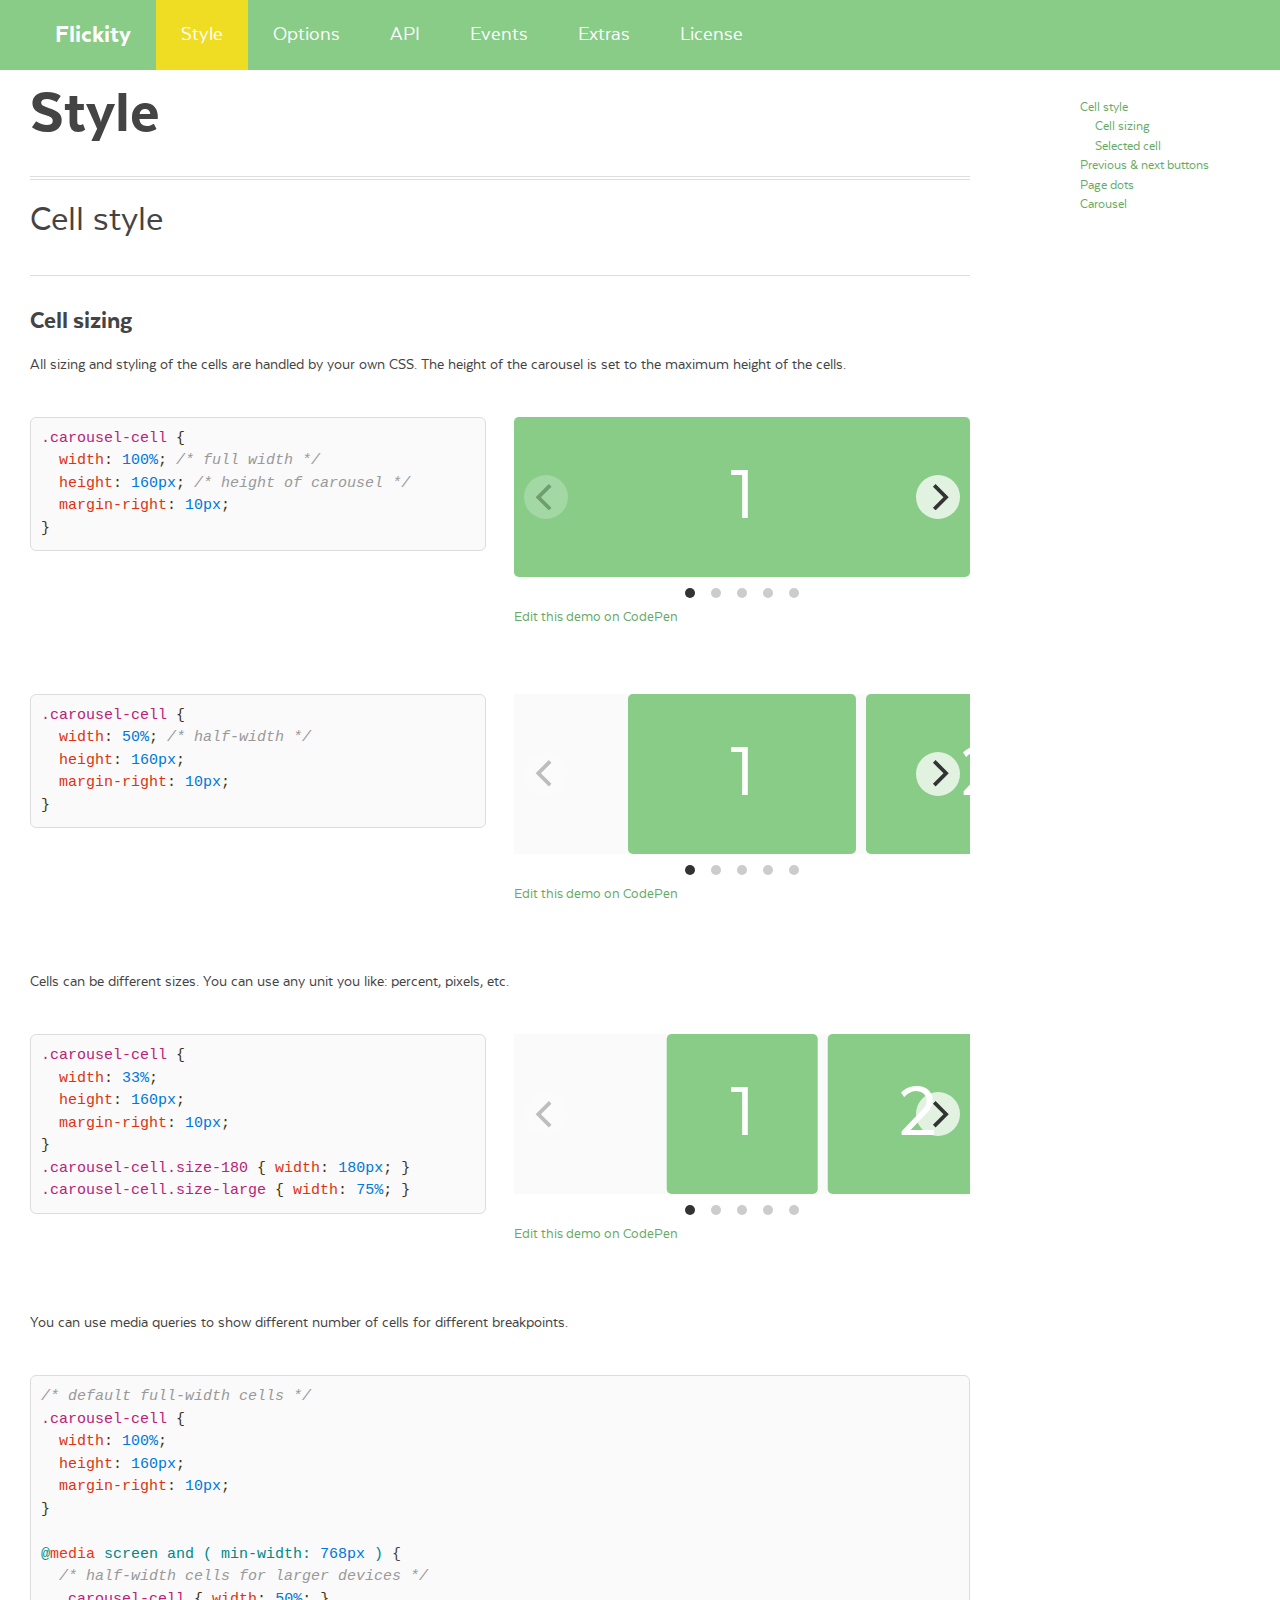
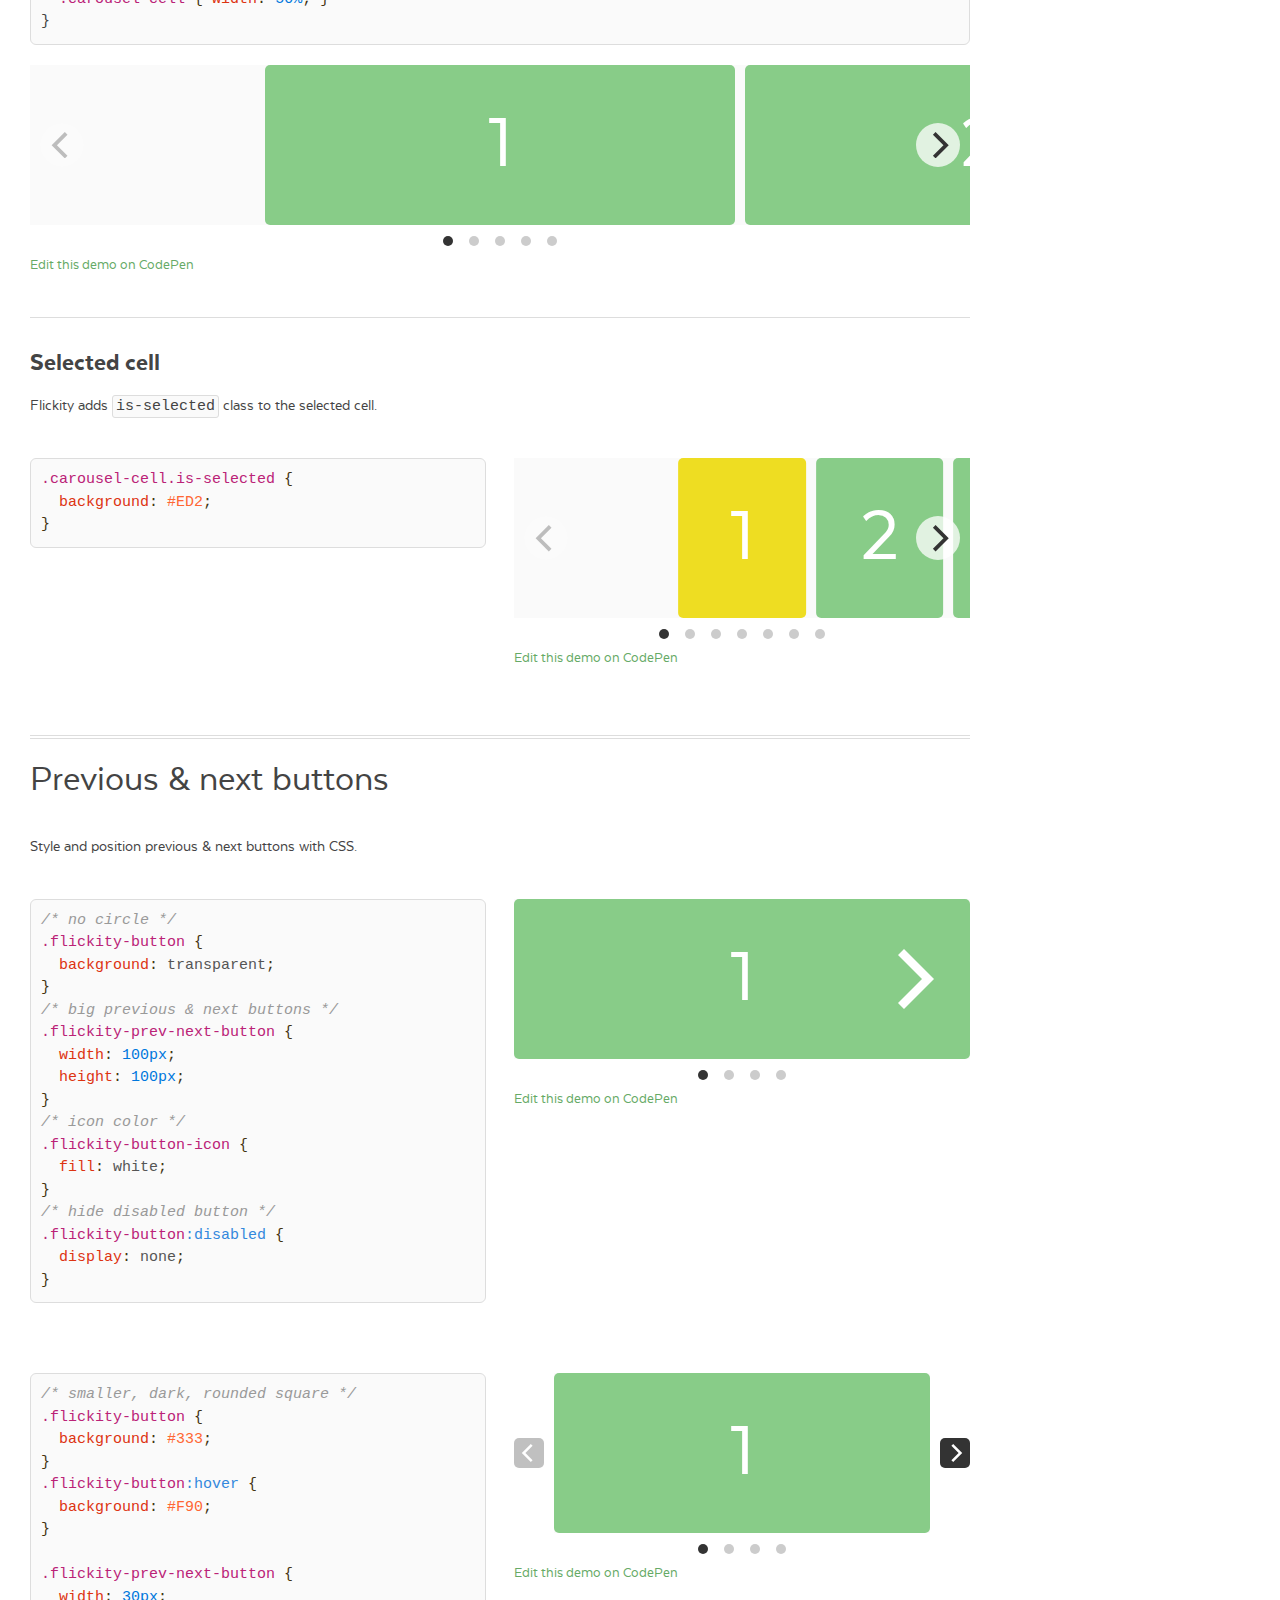
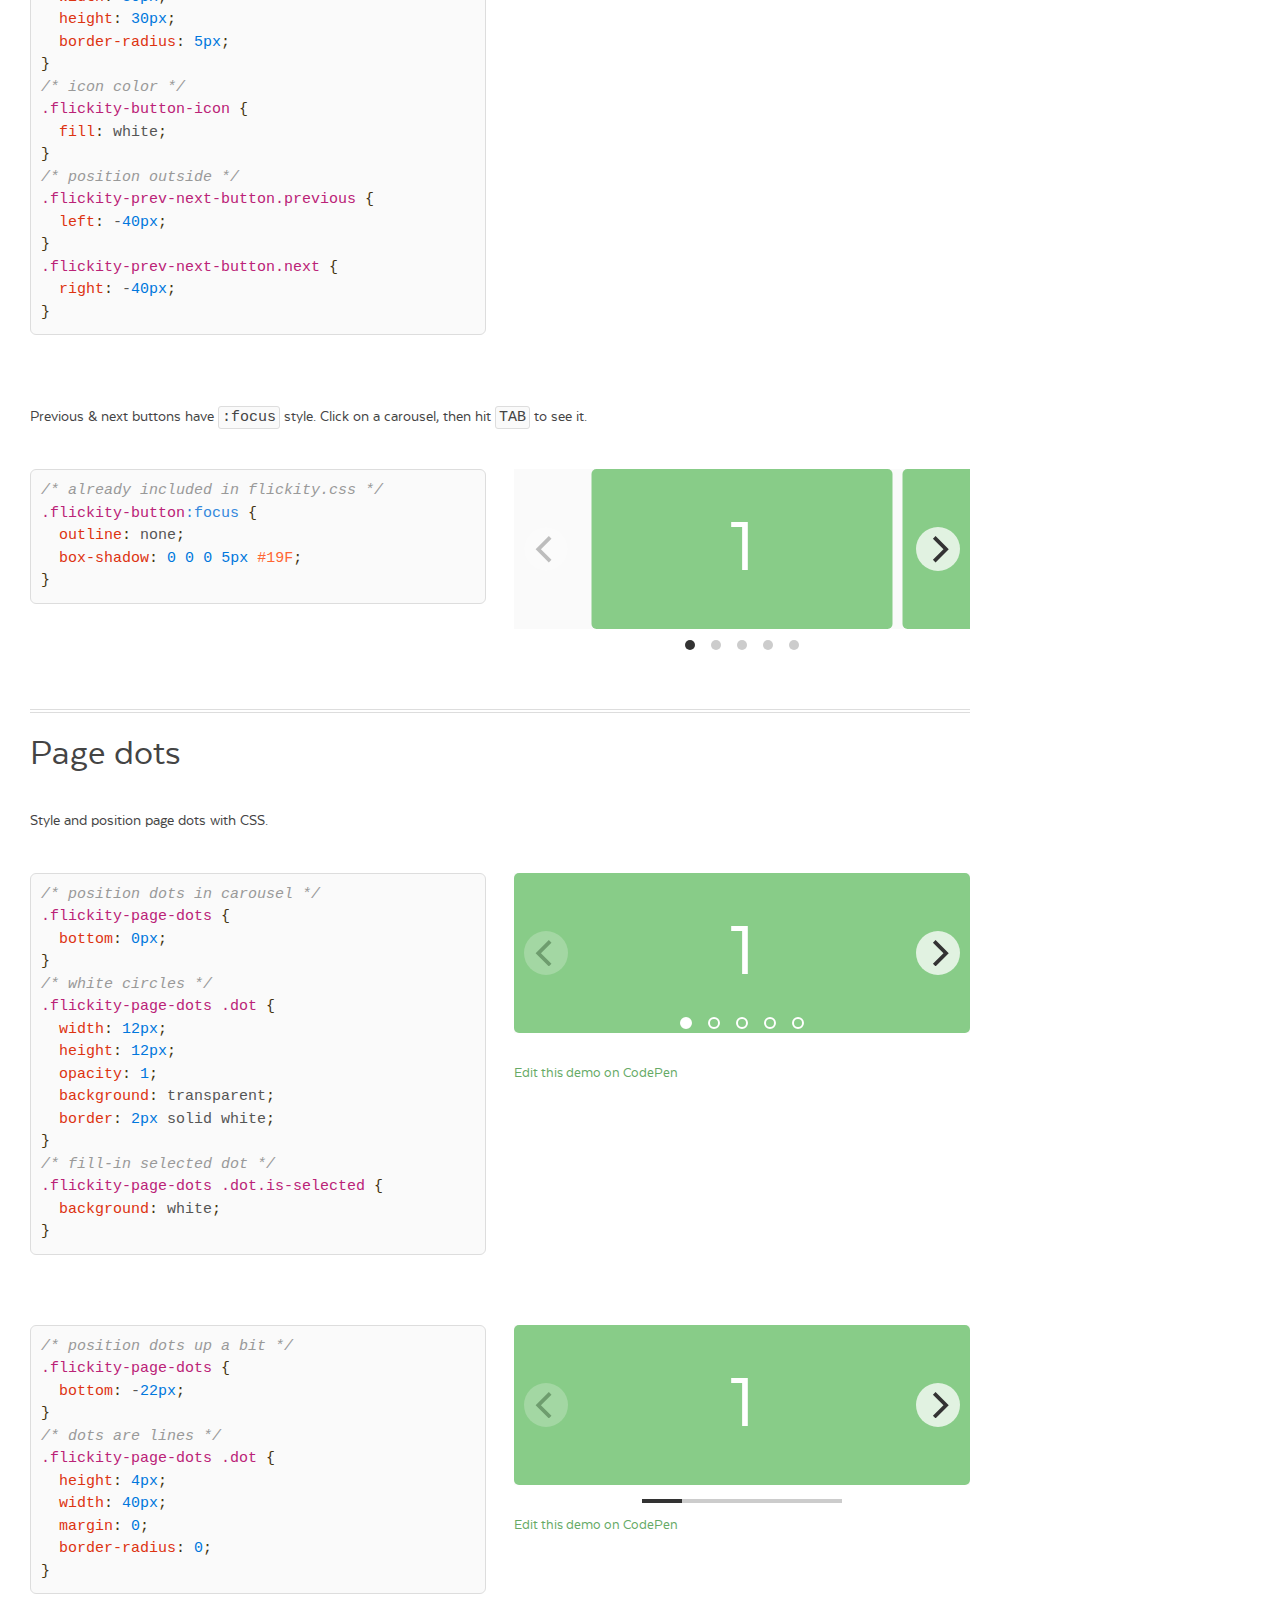
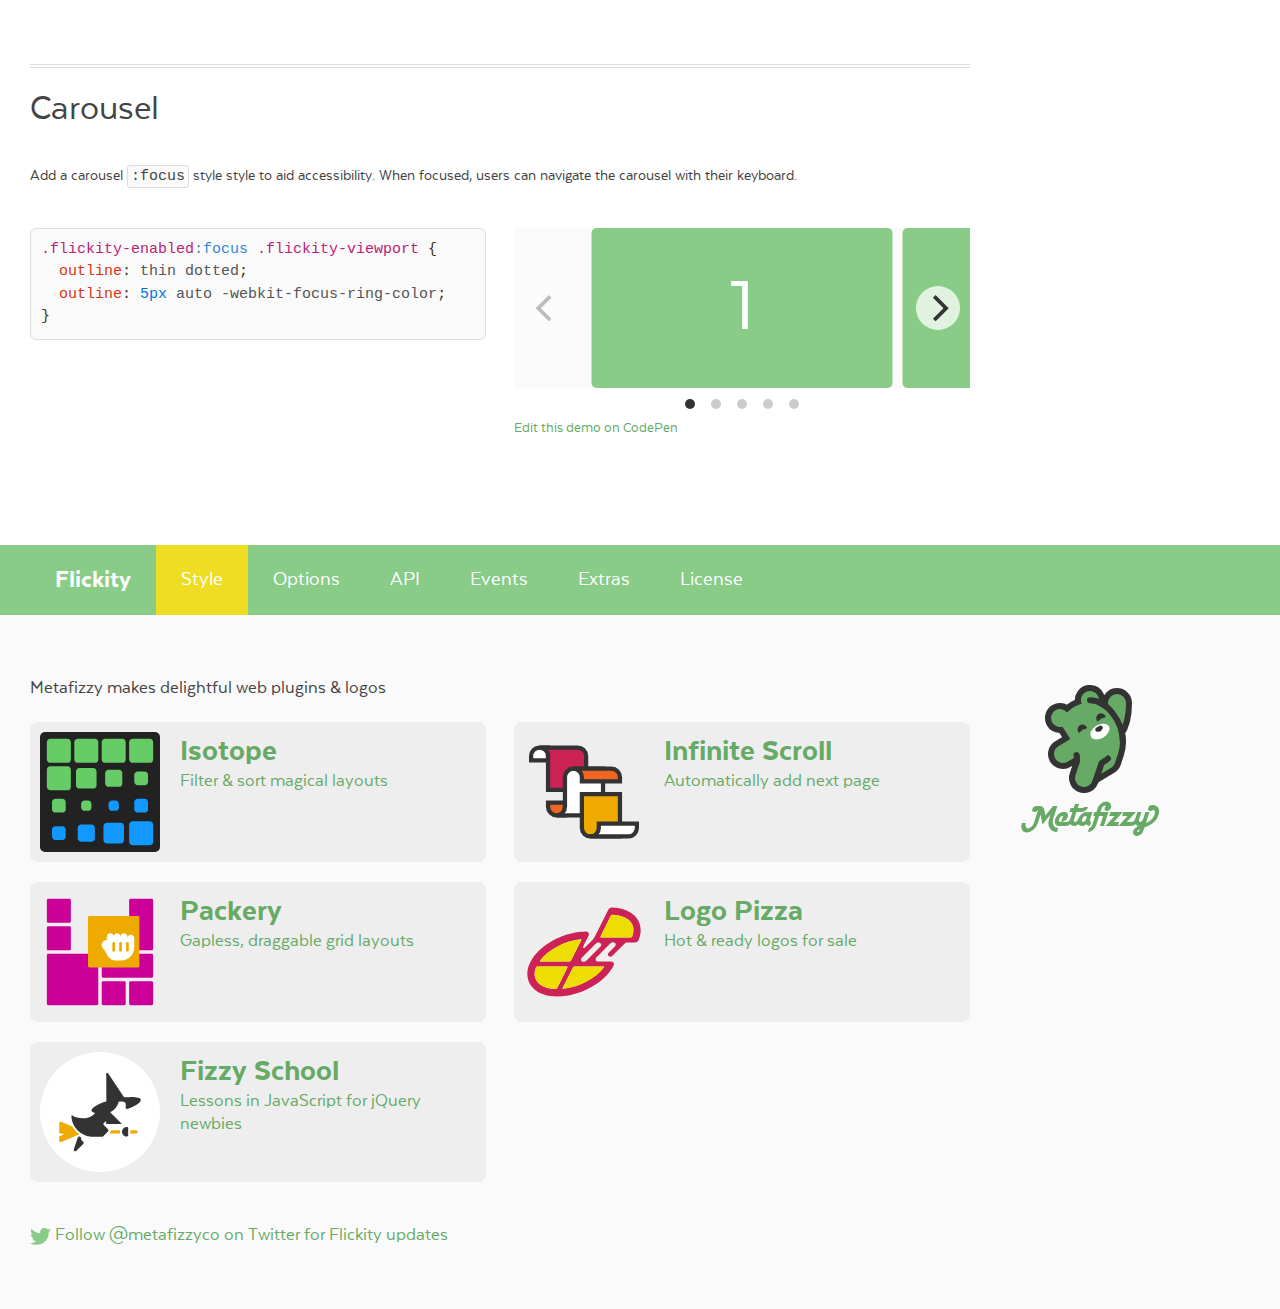
<file: plugins/flickity-docs/flickity-docs/style.html>
<!doctype html>
<html lang="en" class="export">
<head>
  <meta charset="utf-8">
  <meta name="description" content="Touch, responsive, flickable carousels">
  <meta name="viewport" content="width=device-width">

  <title>Flickity &#xB7; Style</title>

    <link rel="stylesheet" href="css/flickity-docs.css?6" media="screen">

  <meta name="twitter:card" content="summary">
  <meta name="twitter:site" content="@metafizzyco">
  <meta name="twitter:url" content="https://flickity.metafizzy.co/style.html">
  <meta name="twitter:title" content="Flickity Style">
  <meta name="twitter:description" content="Touch, responsive, flickable carousels">

</head>
<body class="page--style">


<nav class="site-nav">
  <div class="container">
    <ul class="site-nav__list">
      <li class="site-nav__item site-nav__item--homepage"><a href=".">Flickity</a></li>
      <li class="site-nav__item site-nav__item--style"><a href="style.html">Style</a></li>
      <li class="site-nav__item site-nav__item--options"><a href="options.html">Options</a></li>
      <li class="site-nav__item site-nav__item--api"><a href="api.html">API</a></li>
      <li class="site-nav__item site-nav__item--events"><a href="events.html">Events</a></li>
      <li class="site-nav__item site-nav__item--extras"><a href="extras.html">Extras</a></li>
      <li class="site-nav__item site-nav__item--license"><a href="license.html">License</a></li>
    </ul>
  </div>
</nav>


<div class="main">
  <div class="container">
      <h1 class="page-title">Style</h1>


    <ul class="page-nav" data-js="page-nav">
<li class="page-nav__item page-nav__item--h2"><a href="#cell-style">Cell style</a></li>
<li class="page-nav__item page-nav__item--h3"><a href="#cell-sizing">Cell sizing</a></li>
<li class="page-nav__item page-nav__item--h3"><a href="#selected-cell">Selected cell</a></li>
<li class="page-nav__item page-nav__item--h2"><a href="#previous-next-buttons">Previous &amp; next buttons</a></li>
<li class="page-nav__item page-nav__item--h2"><a href="#page-dots">Page dots</a></li>
<li class="page-nav__item page-nav__item--h2"><a href="#carousel">Carousel</a></li>
</ul>


<h2 id="cell-style">Cell style</h2>

<h3 id="cell-sizing">Cell sizing</h3>

<p>All sizing and styling of the cells are handled by your own CSS. The height of the carousel is set to the maximum height of the cells.</p>

<div class="example duo">
  <div class="example__code duo__cell">
<pre><code class="css"><span class="class">.carousel-cell</span> <span class="rules">{
  <span class="rule"><span class="attribute">width</span>:<span class="value"> <span class="number">100%</span></span></span>; <span class="comment">/* full width */</span>
  <span class="rule"><span class="attribute">height</span>:<span class="value"> <span class="number">160px</span></span></span>; <span class="comment">/* height of carousel */</span>
  <span class="rule"><span class="attribute">margin-right</span>:<span class="value"> <span class="number">10px</span></span></span>;
}</span>
</code></pre>
  </div>
  <div class="example__demo duo__cell">
    <div class="carousel carousel--full-width" data-flickity="">
      <div class="carousel-cell"></div>
      <div class="carousel-cell"></div>
      <div class="carousel-cell"></div>
      <div class="carousel-cell"></div>
      <div class="carousel-cell"></div>
    </div>
    <p class="edit-demo">
        <a href="https://codepen.io/desandro/pen/dPdyJK">Edit this demo on CodePen</a>
    </p>
  </div>
</div>

<div class="example duo">
  <div class="example__code duo__cell">
<pre><code class="css"><span class="class">.carousel-cell</span> <span class="rules">{
  <span class="rule"><span class="attribute">width</span>:<span class="value"> <span class="number">50%</span></span></span>; <span class="comment">/* half-width */</span>
  <span class="rule"><span class="attribute">height</span>:<span class="value"> <span class="number">160px</span></span></span>;
  <span class="rule"><span class="attribute">margin-right</span>:<span class="value"> <span class="number">10px</span></span></span>;
}</span>
</code></pre>
  </div>
  <div class="example__demo duo__cell">
    <div class="carousel carousel--half-width" data-flickity="">
      <div class="carousel-cell"></div>
      <div class="carousel-cell"></div>
      <div class="carousel-cell"></div>
      <div class="carousel-cell"></div>
      <div class="carousel-cell"></div>
    </div>
    <p class="edit-demo">
        <a href="https://codepen.io/desandro/pen/gbvOvy">Edit this demo on CodePen</a>
    </p>
  </div>
</div>

<p>Cells can be different sizes. You can use any unit you like: percent, pixels, etc.</p>

<div class="example duo">
  <div class="example__code duo__cell">
<pre><code class="css"><span class="class">.carousel-cell</span> <span class="rules">{
  <span class="rule"><span class="attribute">width</span>:<span class="value"> <span class="number">33%</span></span></span>;
  <span class="rule"><span class="attribute">height</span>:<span class="value"> <span class="number">160px</span></span></span>;
  <span class="rule"><span class="attribute">margin-right</span>:<span class="value"> <span class="number">10px</span></span></span>;
}</span>
<span class="class">.carousel-cell</span><span class="class">.size-180</span> <span class="rules">{ <span class="rule"><span class="attribute">width</span>:<span class="value"> <span class="number">180px</span></span></span>; }</span>
<span class="class">.carousel-cell</span><span class="class">.size-large</span> <span class="rules">{ <span class="rule"><span class="attribute">width</span>:<span class="value"> <span class="number">75%</span></span></span>; }</span>
</code></pre>
  </div>
  <div class="example__demo duo__cell">
    <div class="carousel carousel--various-widths" data-flickity="">
      <div class="carousel-cell"></div>
      <div class="carousel-cell size-180"></div>
      <div class="carousel-cell size-large"></div>
      <div class="carousel-cell"></div>
      <div class="carousel-cell size-large"></div>
    </div>
    <p class="edit-demo">
        <a href="https://codepen.io/desandro/pen/raJNdm">Edit this demo on CodePen</a>
    </p>
  </div>
</div>

<p>You can use media queries to show different number of cells for different breakpoints.</p>

<div class="example">
  <div class="example__code">
<pre><code class="css"><span class="comment">/* default full-width cells */</span>
<span class="class">.carousel-cell</span> <span class="rules">{
  <span class="rule"><span class="attribute">width</span>:<span class="value"> <span class="number">100%</span></span></span>;
  <span class="rule"><span class="attribute">height</span>:<span class="value"> <span class="number">160px</span></span></span>;
  <span class="rule"><span class="attribute">margin-right</span>:<span class="value"> <span class="number">10px</span></span></span>;
}</span>

<span class="at_rule">@<span class="keyword">media</span> screen and ( min-width: <span class="number">768px</span> ) </span>{
  <span class="comment">/* half-width cells for larger devices */</span>
  <span class="class">.carousel-cell</span> <span class="rules">{ <span class="rule"><span class="attribute">width</span>:<span class="value"> <span class="number">50%</span></span></span>; }</span>
}
</code></pre>
  </div>
  <div class="example__demo">
    <div class="carousel carousel--media-queried" data-flickity="">
      <div class="carousel-cell"></div>
      <div class="carousel-cell"></div>
      <div class="carousel-cell"></div>
      <div class="carousel-cell"></div>
      <div class="carousel-cell"></div>
    </div>
    <p class="edit-demo">
        <a href="https://codepen.io/desandro/pen/azqbGV">Edit this demo on CodePen</a>
    </p>
  </div>
</div>

<h3 id="selected-cell">Selected cell</h3>

<p>Flickity adds <code>is-selected</code> class to the selected cell.</p>

<div class="example duo">
  <div class="example__code duo__cell">
<pre><code class="css"><span class="class">.carousel-cell</span><span class="class">.is-selected</span> <span class="rules">{
  <span class="rule"><span class="attribute">background</span>:<span class="value"> <span class="hexcolor">#ED2</span></span></span>;
}</span>
</code></pre>
  </div>
  <div class="example__demo duo__cell">
    <div class="carousel carousel--selected-cell carousel--show-several" data-flickity="">
      <div class="carousel-cell"></div>
      <div class="carousel-cell"></div>
      <div class="carousel-cell"></div>
      <div class="carousel-cell"></div>
      <div class="carousel-cell"></div>
      <div class="carousel-cell"></div>
      <div class="carousel-cell"></div>
    </div>
    <p class="edit-demo">
        <a href="https://codepen.io/desandro/pen/YPezvR">Edit this demo on CodePen</a>
    </p>
  </div>
</div>


<h2 id="previous-next-buttons">Previous &amp; next buttons</h2>

<p>Style and position previous &amp; next buttons with CSS.</p>

<div class="example duo">
  <div class="example__code duo__cell">
<pre><code class="css"><span class="comment">/* no circle */</span>
<span class="class">.flickity-button</span> <span class="rules">{
  <span class="rule"><span class="attribute">background</span>:<span class="value"> transparent</span></span>;
}</span>
<span class="comment">/* big previous &amp; next buttons */</span>
<span class="class">.flickity-prev-next-button</span> <span class="rules">{
  <span class="rule"><span class="attribute">width</span>:<span class="value"> <span class="number">100px</span></span></span>;
  <span class="rule"><span class="attribute">height</span>:<span class="value"> <span class="number">100px</span></span></span>;
}</span>
<span class="comment">/* icon color */</span>
<span class="class">.flickity-button-icon</span> <span class="rules">{
  <span class="rule"><span class="attribute">fill</span>:<span class="value"> white</span></span>;
}</span>
<span class="comment">/* hide disabled button */</span>
<span class="class">.flickity-button</span><span class="pseudo">:disabled</span> <span class="rules">{
  <span class="rule"><span class="attribute">display</span>:<span class="value"> none</span></span>;
}</span>
</code></pre>
  </div>
  <div class="example__demo duo__cell">
    <div class="carousel carousel--full-width carousel--prev-next-big-arrow" data-flickity="">
      <div class="carousel-cell"></div>
      <div class="carousel-cell"></div>
      <div class="carousel-cell"></div>
      <div class="carousel-cell"></div>
    </div>
    <p class="edit-demo">
        <a href="https://codepen.io/desandro/pen/EaQxpb">Edit this demo on CodePen</a>
    </p>
  </div>
</div>

<div class="example duo">
  <div class="example__code duo__cell">
<pre><code class="css"><span class="comment">/* smaller, dark, rounded square */</span>
<span class="class">.flickity-button</span> <span class="rules">{
  <span class="rule"><span class="attribute">background</span>:<span class="value"> <span class="hexcolor">#333</span></span></span>;
}</span>
<span class="class">.flickity-button</span><span class="pseudo">:hover</span> <span class="rules">{
  <span class="rule"><span class="attribute">background</span>:<span class="value"> <span class="hexcolor">#F90</span></span></span>;
}</span>

<span class="class">.flickity-prev-next-button</span> <span class="rules">{
  <span class="rule"><span class="attribute">width</span>:<span class="value"> <span class="number">30px</span></span></span>;
  <span class="rule"><span class="attribute">height</span>:<span class="value"> <span class="number">30px</span></span></span>;
  <span class="rule"><span class="attribute">border-radius</span>:<span class="value"> <span class="number">5px</span></span></span>;
}</span>
<span class="comment">/* icon color */</span>
<span class="class">.flickity-button-icon</span> <span class="rules">{
  <span class="rule"><span class="attribute">fill</span>:<span class="value"> white</span></span>;
}</span>
<span class="comment">/* position outside */</span>
<span class="class">.flickity-prev-next-button</span><span class="class">.previous</span> <span class="rules">{
  <span class="rule"><span class="attribute">left</span>:<span class="value"> -<span class="number">40px</span></span></span>;
}</span>
<span class="class">.flickity-prev-next-button</span><span class="class">.next</span> <span class="rules">{
  <span class="rule"><span class="attribute">right</span>:<span class="value"> -<span class="number">40px</span></span></span>;
}</span>
</code></pre>
  </div>
  <div class="example__demo duo__cell">
    <div class="carousel carousel--full-width carousel--prev-next-small-outside" data-flickity="">
      <div class="carousel-cell"></div>
      <div class="carousel-cell"></div>
      <div class="carousel-cell"></div>
      <div class="carousel-cell"></div>
    </div>
    <p class="edit-demo">
        <a href="https://codepen.io/desandro/pen/zxRYMP">Edit this demo on CodePen</a>
    </p>
  </div>
</div>

<p>Previous &amp; next buttons have <code>:focus</code> style. Click on a carousel, then hit <kbd>TAB</kbd> to see it.</p>

<div class="example duo">
  <div class="example__code duo__cell">
<pre><code class="css"><span class="comment">/* already included in flickity.css */</span>
<span class="class">.flickity-button</span><span class="pseudo">:focus</span> <span class="rules">{
  <span class="rule"><span class="attribute">outline</span>:<span class="value"> none</span></span>;
  <span class="rule"><span class="attribute">box-shadow</span>:<span class="value"> <span class="number">0</span> <span class="number">0</span> <span class="number">0</span> <span class="number">5px</span> <span class="hexcolor">#19F</span></span></span>;
}</span>
</code></pre>
  </div>
  <div class="example__demo duo__cell">
    <div class="carousel" data-flickity="">
      <div class="carousel-cell"></div>
      <div class="carousel-cell"></div>
      <div class="carousel-cell"></div>
      <div class="carousel-cell"></div>
      <div class="carousel-cell"></div>
    </div>
  </div>
</div>


<h2 id="page-dots">Page dots</h2>

<p>Style and position page dots with CSS.</p>

<div class="example duo">
  <div class="example__code duo__cell">
<pre><code class="css"><span class="comment">/* position dots in carousel */</span>
<span class="class">.flickity-page-dots</span> <span class="rules">{
  <span class="rule"><span class="attribute">bottom</span>:<span class="value"> <span class="number">0px</span></span></span>;
}</span>
<span class="comment">/* white circles */</span>
<span class="class">.flickity-page-dots</span> <span class="class">.dot</span> <span class="rules">{
  <span class="rule"><span class="attribute">width</span>:<span class="value"> <span class="number">12px</span></span></span>;
  <span class="rule"><span class="attribute">height</span>:<span class="value"> <span class="number">12px</span></span></span>;
  <span class="rule"><span class="attribute">opacity</span>:<span class="value"> <span class="number">1</span></span></span>;
  <span class="rule"><span class="attribute">background</span>:<span class="value"> transparent</span></span>;
  <span class="rule"><span class="attribute">border</span>:<span class="value"> <span class="number">2px</span> solid white</span></span>;
}</span>
<span class="comment">/* fill-in selected dot */</span>
<span class="class">.flickity-page-dots</span> <span class="class">.dot</span><span class="class">.is-selected</span> <span class="rules">{
  <span class="rule"><span class="attribute">background</span>:<span class="value"> white</span></span>;
}</span>
</code></pre>
  </div>
  <div class="example__demo duo__cell">
    <div class="carousel carousel--full-width carousel--o-dots" data-flickity="">
      <div class="carousel-cell"></div>
      <div class="carousel-cell"></div>
      <div class="carousel-cell"></div>
      <div class="carousel-cell"></div>
      <div class="carousel-cell"></div>
    </div>
    <p class="edit-demo">
        <a href="https://codepen.io/desandro/pen/EaQaYL">Edit this demo on CodePen</a>
    </p>
  </div>
</div>

<div class="example duo">
  <div class="example__code duo__cell">
<pre><code class="css"><span class="comment">/* position dots up a bit */</span>
<span class="class">.flickity-page-dots</span> <span class="rules">{
  <span class="rule"><span class="attribute">bottom</span>:<span class="value"> -<span class="number">22px</span></span></span>;
}</span>
<span class="comment">/* dots are lines */</span>
<span class="class">.flickity-page-dots</span> <span class="class">.dot</span> <span class="rules">{
  <span class="rule"><span class="attribute">height</span>:<span class="value"> <span class="number">4px</span></span></span>;
  <span class="rule"><span class="attribute">width</span>:<span class="value"> <span class="number">40px</span></span></span>;
  <span class="rule"><span class="attribute">margin</span>:<span class="value"> <span class="number">0</span></span></span>;
  <span class="rule"><span class="attribute">border-radius</span>:<span class="value"> <span class="number">0</span></span></span>;
}</span>
</code></pre>
  </div>
  <div class="example__demo duo__cell">
    <div class="carousel carousel--full-width carousel--line-dots" data-flickity="">
      <div class="carousel-cell"></div>
      <div class="carousel-cell"></div>
      <div class="carousel-cell"></div>
      <div class="carousel-cell"></div>
      <div class="carousel-cell"></div>
    </div>
    <p class="edit-demo">
        <a href="https://codepen.io/desandro/pen/ByYyao">Edit this demo on CodePen</a>
    </p>
  </div>
</div>


<h2 id="carousel">Carousel</h2>

<p>Add a carousel <code>:focus</code> style style to aid accessibility. When focused, users can navigate the carousel with their keyboard.</p>

<div class="example duo">
  <div class="example__code duo__cell">
<pre><code class="css"><span class="class">.flickity-enabled</span><span class="pseudo">:focus</span> <span class="class">.flickity-viewport</span> <span class="rules">{
  <span class="rule"><span class="attribute">outline</span>:<span class="value"> thin dotted</span></span>;
  <span class="rule"><span class="attribute">outline</span>:<span class="value"> <span class="number">5px</span> auto -webkit-focus-ring-color</span></span>;
}</span>
</code></pre>
  </div>
  <div class="example__demo duo__cell">
    <div class="carousel carousel--carousel-focus" data-flickity="">
      <div class="carousel-cell"></div>
      <div class="carousel-cell"></div>
      <div class="carousel-cell"></div>
      <div class="carousel-cell"></div>
      <div class="carousel-cell"></div>
    </div>
    <p class="edit-demo">
        <a href="https://codepen.io/desandro/pen/RNQOGm">Edit this demo on CodePen</a>
    </p>
  </div>
</div>


  </div>
</div>

<nav class="site-nav">
  <div class="container">
    <ul class="site-nav__list">
      <li class="site-nav__item site-nav__item--homepage"><a href=".">Flickity</a></li>
      <li class="site-nav__item site-nav__item--style"><a href="style.html">Style</a></li>
      <li class="site-nav__item site-nav__item--options"><a href="options.html">Options</a></li>
      <li class="site-nav__item site-nav__item--api"><a href="api.html">API</a></li>
      <li class="site-nav__item site-nav__item--events"><a href="events.html">Events</a></li>
      <li class="site-nav__item site-nav__item--extras"><a href="extras.html">Extras</a></li>
      <li class="site-nav__item site-nav__item--license"><a href="license.html">License</a></li>
    </ul>
  </div>
</nav>

<footer class="site-footer">

  <div class="container">

    <p class="site-footer__copy">Metafizzy makes delightful web plugins &amp; logos</p>

    <div class="showcase">
    
      <ul class="showcase-item-list">
          <li class="showcase-item">
            <a class="showcase-item__link" href="https://isotope.metafizzy.co">
              <div class="showcase-item__image">
                  <svg class="isotope-illo" xmlns="http://www.w3.org/2000/svg" viewbox="0 0 350 350" width="100" height="100">
                    <path class="isotope-illo__color1" fill="#6C6" d="M80 170H30c-6 0-10-5-10-10v-50c0-6 5-10 10-10h50c6 0 10 5 10 10v50C90 166 86 170 80 170z"/>
                    <path class="isotope-illo__color1" fill="#6C6" d="M80 90H30c-6 0-10-5-10-10V30c0-6 5-10 10-10h50c6 0 10 5 10 10v50C90 86 86 90 80 90z"/>
                    <path class="isotope-illo__color1" fill="#6C6" d="M160 90h-50c-6 0-10-5-10-10V30c0-6 5-10 10-10h50c6 0 10 5 10 10v50C170 86 166 90 160 90z"/>
                    <path class="isotope-illo__color1" fill="#6C6" d="M240 90h-50c-6 0-10-5-10-10V30c0-6 5-10 10-10h50c6 0 10 5 10 10v50C250 86 246 90 240 90z"/>
                    <path class="isotope-illo__color1" fill="#6C6" d="M320 90h-50c-6 0-10-5-10-10V30c0-6 5-10 10-10h50c6 0 10 5 10 10v50C330 86 326 90 320 90z"/>
                    <path class="isotope-illo__color1" fill="#6C6" d="M155 165h-40c-6 0-10-5-10-10v-40c0-6 5-10 10-10h40c6 0 10 5 10 10v40 C165 161 161 165 155 165z"/>
                    <path class="isotope-illo__color1" fill="#6C6" d="M230 160h-30c-6 0-10-5-10-10v-30c0-6 5-10 10-10h30c6 0 10 5 10 10v30 C240 156 236 160 230 160z"/>
                    <path class="isotope-illo__color1" fill="#6C6" d="M305 155h-20c-6 0-10-5-10-10v-20c0-6 5-10 10-10h20c6 0 10 5 10 10v20 C315 151 311 155 305 155z"/>
                    <path class="isotope-illo__color1" fill="#6C6" d="M65 235H45c-6 0-10-5-10-10v-20c0-6 5-10 10-10h20c6 0 10 5 10 10v20C75 231 71 235 65 235z"/>
                    <path class="isotope-illo__color1" fill="#6C6" d="M140 230h-10c-6 0-10-5-10-10v-10c0-6 5-10 10-10h10c6 0 10 5 10 10v10 C150 226 146 230 140 230z"/>
                    <path class="isotope-illo__color2" fill="#19F" d="M305 235h-20c-6 0-10-5-10-10v-20c0-6 5-10 10-10h20c6 0 10 5 10 10v20 C315 231 311 235 305 235z"/>
                    <path class="isotope-illo__color2" fill="#19F" d="M65 315H45c-6 0-10-5-10-10v-20c0-6 5-10 10-10h20c6 0 10 5 10 10v20C75 311 71 315 65 315z"/>
                    <path class="isotope-illo__color2" fill="#19F" d="M150 320h-30c-6 0-10-5-10-10v-30c0-6 5-10 10-10h30c6 0 10 5 10 10v30 C160 316 156 320 150 320z"/>
                    <path class="isotope-illo__color2" fill="#19F" d="M220 230h-10c-6 0-10-5-10-10v-10c0-6 5-10 10-10h10c6 0 10 5 10 10v10 C230 226 226 230 220 230z"/>
                    <path class="isotope-illo__color2" fill="#19F" d="M235 325h-40c-6 0-10-5-10-10v-40c0-6 5-10 10-10h40c6 0 10 5 10 10v40 C245 321 241 325 235 325z"/>
                    <path class="isotope-illo__color2" fill="#19F" d="M320 330h-50c-6 0-10-5-10-10v-50c0-6 5-10 10-10h50c6 0 10 5 10 10v50 C330 326 326 330 320 330z"/>
                  </svg>
              </div>
              <div class="showcase-item__text">
                <h3 class="showcase-item__title">Isotope</h3>
                <p class="showcase-item__description">Filter &amp; sort magical layouts</p>
              </div>
            </a>
          </li>
    
          <li class="showcase-item">
            <a class="showcase-item__link" href="https://infinite-scroll.com">
              <div class="showcase-item__image">
                  <svg class="infinite-scroll-illo" xmlns="http://www.w3.org/2000/svg" viewbox="0 0 520 520" width="200" height="200">
                    <path class="infinite-scroll-illo__page infinite-scroll-illo__page--back" d="M90,110H10V90c0-22,18-40,40-40h40V110z"/>
                    <path class="infinite-scroll-illo__page infinite-scroll-illo__page--front1" d="M270,90L270,90c0-22-18-40-40-40h0H50h0c22,0,40,18,40,40v0v0v160h180V90z"/>
                    <path class="infinite-scroll-illo__page infinite-scroll-illo__page--front2" d="M170,330v-20H90v20v0c0,22,18,40,40,40h0h40V330z"/>
                    <path class="infinite-scroll-illo__page infinite-scroll-illo__page--back" d="M350,150H210c-22,0-40,18-40,40v140v0c0,22-18,40-40,40h0h220V150z"/>
                    <path class="infinite-scroll-illo__page infinite-scroll-illo__page--front3" d="M430,470V270H250v160c0,22,18,40,40,40H430z"/>
                    <path class="infinite-scroll-illo__page infinite-scroll-illo__page--front2" d="M250,190v20h180v-20c0-22-18-40-40-40H210h0C232,150,250,168,250,190L250,190z"/>
                    <path class="infinite-scroll-illo__page infinite-scroll-illo__page--back" d="M330,410v20v0c0,22-18,40-40,40h0h180c22,0,40-18,40-40v-20H330z"/>
                  </svg>
              </div>
              <div class="showcase-item__text">
                <h3 class="showcase-item__title">Infinite Scroll</h3>
                <p class="showcase-item__description">Automatically add next page</p>
              </div>
            </a>
          </li>
    
    
          <li class="showcase-item">
            <a class="showcase-item__link" href="https://packery.metafizzy.co">
              <div class="showcase-item__image">
                  <svg class="packery-illo" xmlns="http://www.w3.org/2000/svg" viewbox="0 0 700 700" width="100" height="100">
                    <path class="packery-illo__item" fill="#C09" d="M172 180H48c-4 0-8-4-8-8V48c0-4 4-8 8-8h124c4 0 8 4 8 8v124C180 176 176 180 172 180z"/>
                    <path class="packery-illo__item" fill="#C09" d="M172 340H48c-4 0-8-4-8-8V208c0-4 4-8 8-8h124c4 0 8 4 8 8v124C180 336 176 340 172 340z"/>
                    <path class="packery-illo__item" fill="#C09" d="M492 660H368c-4 0-8-4-8-8V528c0-4 4-8 8-8h124c4 0 8 4 8 8v124C500 656 496 660 492 660z"/>
                    <path class="packery-illo__item" fill="#C09" d="M652 660H528c-4 0-8-4-8-8V528c0-4 4-8 8-8h124c4 0 8 4 8 8v124C660 656 656 660 652 660z"/>
                    <path class="packery-illo__item" fill="#C09" d="M652 500H368c-4 0-8-4-8-8V368c0-4 4-8 8-8h284c4 0 8 4 8 8v124C660 496 656 500 652 500z"/>
                    <path class="packery-illo__item" fill="#C09" d="M332 660H48c-4 0-8-4-8-8V368c0-4 4-8 8-8h284c4 0 8 4 8 8v284C340 656 336 660 332 660z"/>
                    <path class="packery-illo__item" fill="#C09" d="M652 340H528c-4 0-8-4-8-8V48c0-4 4-8 8-8h124c4 0 8 4 8 8v284C660 336 656 340 652 340z"/>
                    <path class="packery-illo__draggie" fill="#EA0" d="M572 440H288c-4 0-8-4-8-8V148c0-4 4-8 8-8h284c4 0 8 4 8 8v284C580 436 576 440 572 440z"/>
                    <g>
                      <path class="packery-illo__hand" fill="white" d="M530 250c-11 0-20 9-20 20v-10c0-11-9-20-20-20s-20 9-20 20c0-11-9-20-20-20s-20 9-20 20c0-11-9-20-20-20
                        s-20 9-20 20v20c-17 0-30 13-30 30c0 11 6 20 14 25l19 35c10 18 30 30 51 30h28
                        c43 0 78-35 78-78V270C550 259 541 250 530 250z"/>
                      <line class="packery-illo__hand-line" stroke="#EA0" fill="none" stroke-width="16" stroke-linecap="round" x1="430" y1="300" x2="430" y2="340"/>
                      <line class="packery-illo__hand-line" stroke="#EA0" fill="none" stroke-width="16" stroke-linecap="round" x1="470" y1="300" x2="470" y2="340"/>
                      <line class="packery-illo__hand-line" stroke="#EA0" fill="none" stroke-width="16" stroke-linecap="round" x1="510" y1="300" x2="510" y2="340"/>
                    </g>
                  </svg>
              </div>
              <div class="showcase-item__text">
                <h3 class="showcase-item__title">Packery</h3>
                <p class="showcase-item__description">Gapless, draggable grid layouts</p>
              </div>
            </a>
          </li>
    
          <li class="showcase-item">
            <a class="showcase-item__link" href="http://logo.pizza">
              <div class="showcase-item__image">
                  <svg class="logo-pizza-illo" xmlns="http://www.w3.org/2000/svg" viewbox="0 0 700 700" width="100" height="100">
                    <path class="logo-pizza-illo__outline" fill="#C25" d="M513 91c-9-0-17 5-21 12l-80 160c-3 5-6 10-11 15l-47 47
                      c-5 5-12-1-9-7l32-64c5-11-2-23-14-23h-0c-121 0-268 70-327 180
                      C-9 497 35 609 196 609c138 0 279-85 327-180v0c5-11-2-23-14-23h-77c-13 0-19-15-10-24
                      l81-81c5-5 11-8 18-8l0 0c13 0 19 15 10 24L494 354c-6 6-6 14 0 20c3 3 6 4 10 4
                      c4 0 7-1 10-4l80-80h53c9 0 17-5 21-13C707 190 656 97 513 91z M334 281l-59 117
                      c-2 5-7 8-13 8H97c-4 0-6-4-3-7c49-64 143-114 236-124C333 275 335 278 334 281z
                       M70 441c2-4 6-7 10-7h168c4 0 7 4 5 8l-59 118c-2 4-6 6-11 6
                      C106 565 38 521 70 441z M466 441c-49 64-143 114-236 124c-3 0-6-3-4-6l59-117
                      c2-5 7-8 13-8h166C466 434 468 438 466 441z M446 318l-81 81c-5 5-11 8-18 8l0 0
                      c-13 0-19-15-10-24l81-81c5-5 11-8 18-8l0 0C449 294 455 309 446 318z M447 258L506 139
                      c2-4 6-7 11-6c101 7 140 60 114 126c-2 4-6 7-10 7H452C448 266 445 262 447 258z"/>
                    <path class="logo-pizza-illo__slice" fill="#ED0" d="M334 281l-59 117c-2 5-7 8-13 8H97c-4 0-6-4-3-7
                      c49-64 143-114 236-124C333 275 335 278 334 281z"/>
                    <path class="logo-pizza-illo__slice" fill="#ED0" d="M70 441c2-4 6-7 10-7h168c4 0 7 4 5 8l-59 118c-2 4-6 6-11 6
                      C106 565 38 521 70 441z"/>
                    <path class="logo-pizza-illo__slice" fill="#ED0" d="M466 441c-49 64-143 114-236 124c-3 0-6-3-4-6l59-117
                      c2-5 7-8 13-8h166C466 434 468 438 466 441z"/>
                    <path class="logo-pizza-illo__slice" fill="#ED0" d="M447 258L506 139c2-4 6-7 11-6c101 7 140 60 114 126c-2 4-6 7-10 7H452
                      C448 266 445 262 447 258z"/>
                  </svg>
              </div>
              <div class="showcase-item__text">
                <h3 class="showcase-item__title">Logo Pizza</h3>
                <p class="showcase-item__description">Hot &amp; ready logos for sale</p>
              </div>
            </a>
          </li>
    
          <li class="showcase-item">
            <a class="showcase-item__link" href="http://fizzy.school">
              <div class="showcase-item__image">
                  <svg class="witchie-logo" xmlns="http://www.w3.org/2000/svg" viewbox="0 0 1000 1000" width="200" height="200">
                    <circle class="witchie-logo__moon" fill="white" cx="500" cy="500" r="500"/>
                    <path class="witchie-logo__broom" fill="#EA0" d="M582 675a35 35 0 0 0 8-20 3 3 0 0 1 3-2h71a3 3 0 0 1 3 3 59 59 0 0 0 0 20 3 3 0 0 1-3 3h-79A3 3 0 0 1 582 675Zm219 4a13 13 0 0 0 13-14c-1-7-7-12-14-12h-44a3 3 0 0 0-3 3v21a3 3 0 0 0 3 3ZM299 660a203 203 0 0 1-27-36 8 8 0 0 0-4-3L178 582a13 13 0 0 0-18 12v77a8 8 0 0 0 8 8h22a5 5 0 0 1 2 10L164 703a8 8 0 0 0-4 7v28a13 13 0 0 0 18 12l146-63a3 3 0 0 0 1-5A197 197 0 0 1 299 660Z"/>
                    <path class="witchie-logo__dress" fill="#333" d="M326 705h4a13 13 0 0 1 13 13v8a13 13 0 0 0 4 9l13 13a13 13 0 0 1 0 19l-56 56c-10 10-26-0-22-13L314 714A13 13 0 0 1 326 705Zm397-79c-27 0-47 26-37 54 3 7 11 16 17 19a42 42 0 0 0 19 5 38 38 0 0 0 7-1 8 8 0 0 0 6-8v-62a8 8 0 0 0-6-8 38 38 0 0 0-7-1M840 397c-3-15-33-23-77-23a521 521 0 0 0-59 4 5 5 0 0 1-5-2L567 177a8 8 0 0 0-7-4 8 8 0 0 0-8 8l1 227a5 5 0 0 1-4 5c-74 24-123 55-119 76 2 8 11 14 26 18a3 3 0 0 1 1 4l-11 11c-20 20-56 30-92 30-31 0-63-8-84-23a5 5 0 0 0-3-1 5 5 0 0 0-5 5c0 78 68 173 183 173h75a10 10 0 0 0 7-3l38-38a16 16 0 0 0 0-23l-34-34a10 10 0 0 1 0-14l15-15a3 3 0 0 1 5 2v15a5 5 0 0 0 5 5H674a4 4 0 0 0 3-7l-90-90a3 3 0 0 1 1-4c34-19 59-49 67-84a3 3 0 0 1 2-2c6-1 12-1 17-1 22 0 37 5 39 14 1 6 3 11 2 17-5 17 1 31 8 31a6 6 0 0 0 2-0C797 448 845 419 840 397Z"/>
                  </svg>
              </div>
              <div class="showcase-item__text">
                <h3 class="showcase-item__title">Fizzy School</h3>
                <p class="showcase-item__description">Lessons in JavaScript for jQuery newbies</p>
              </div>
            </a>
          </li>
    
      </ul> 
    
    </div>

    <p class="site-footer__copy">
      <a href="https://twitter.com/metafizzyco">
        <svg class="twitter-logo" xmlns="http://www.w3.org/2000/svg" viewbox="0 0 512 512" width="30" height="30">
          <path d="M512 97c-19 8-39 14-60 16 22-13 38-34 46-58-20 12-43 21-67 25-19-19-46-32-77-32-58 0-117 52-102 129-87-4-165-46-216-110-24 40-19 107 32 140-17 0-33-5-48-13v1c0 51 36 93 84 103-15 4-34 5-47 2 13 42 52 72 98 73-47 36-96 49-155 44 46 30 102 47 161 47 197 0 306-168 299-312 20-15 38-34 52-55z"/>
        </svg>
        Follow @metafizzyco on Twitter for Flickity updates
      </a>
    </p>

    <div class="mfzy-brand">
      <a class="mfzy-brand__link" href="https://metafizzy.co">
        <svg class="mfzy-logo" xmlns="http://www.w3.org/2000/svg" xmlns:xlink="http://www.w3.org/1999/xlink" viewbox="0 0 144 144" width="36" height="36">
          <title>Metafizzy logo</title>
          <defs>
            <path id="mfzy-logo__body" d="M 120 24 a 12 12 0 0 0-24 0 a 72 72 0 0 1 -1 11
              a 40 40 0 0 0 -13 -8.5 A 12 12 0 1 0 61.1 25.1 c -8 2 -14 6 -19.6 11.6 
              A 12 12 0 1 0 35.3 55.5 L 45.8 72.1 l -16 9.6 A 12 12 0 0 0 42.2 102.3
              L 58 92.8 a 20 20 0 0 1 -0.2 11.9 l -5.2 15.5 a 12 12 0 0 0 22.8 7.6
              l 1.1 -3.3 l 23.7 -14.2 a 12 12 0 0 0 5.2 -6.5 l 4 -12 A 50 50 0 0 0 111.9 76
              a 52 52 0 0 0 -1.6 -12.8 C 115 57 120 44 120 24Z"/>
            <path id="mfzy-logo__eye" d="M 0 6.5 a 6.5 6.5 0 0 1 13 0 c 0 3.5 -3 0.5 -6.5 0.5 s -6.5 3 -6.5 -0.5 Z"/>
            <clippath id="mfzy-logo__body-clip">
              <use xlink:href="#mfzy-logo__body"/>
            </clippath>
          </defs>
          <use class="mfzy-logo__body-outline" xlink:href="#mfzy-logo__body" fill="#333" stroke="#333" stroke-width="16"/>
          <use class="mfzy-logo__body-fill" xlink:href="#mfzy-logo__body"/>
          <g class="mfzy-logo__stripes" clip-path="url(#mfzy-logo__body-clip)">
            <rect fill="#E62" x="16" width="120" height="138"/>
            <path fill="#C25" d="M96 24L16 72V0h80v24z"/>
            <path fill="#EA0" d="M116 70L16 130v-26l95-57 5 23z"/>
            <path fill="#19F" d="M136 138H16v-8l120-72v80z"/>
          </g>
          <path class="mfzy-logo__cut-ins" stroke="#333" fill="none" stroke-linecap="round" stroke-linejoin="round" stroke-width="8" d="M 72 20.4 c 23 0 44 29 44 56
            M 54 103.4 a 16 16 0 0 0 0 -10
            M 96 98 c -2 2 -8 6 -8.5,6 l -8.4 25.1"/>
          <g transform="translate(53 57) rotate(-31)">
            <ellipse class="mfzy-logo__snout" cx="25" cy="21" rx="14" ry="9" fill="#FFF"/>
            <use class="mfzy-logo__feature" xlink:href="#mfzy-logo__eye" fill="#333"/>
            <use class="mfzy-logo__feature" xlink:href="#mfzy-logo__eye" fill="#333" transform="translate(29 0)"/>
            <path class="mfzy-logo__feature" d="M 28.6 14 a 3 3 0 0 1 1.3 5.6 l -2.6 1.2 a 3 3 0 0 1 -2.6 0
              l -2.6 -1.2 a 3 3 0 0 1 1.3 -5.6 Z" fill="#333"/>
          </g>
        </svg>
        <svg class="mfzy-wordmark" xmlns="http://www.w3.org/2000/svg" viewbox="0 0 280 80" fill="none" stroke="#333" width="140" height="40">
          <g transform="skewX(-18)">
            <path stroke-width="8" d="M38 20h6c4 0 7 2 9 6l9 18l12-24h2v22
            a20 22 0 0 0 20 22M48 22v28a12 15 0 0 1-24 0M98 44a6 6 0 0 0 0-12h-2
            a8 10 0 0 0 0 20h14a8 10 0 0 0 8-10M118 12v30a8 10 0 0 0 16 0M150 36
            q-4-4-8-4a8 10 0 1 0 8 10m0-14v14a8 10 0 0 0 8 10M184 20a9 9 0 0 0-18 0
            v34a8 10 0 0 1-8 10M158 32h24v24M190 32h18l-12 20h18M216 32h18l-12 20h18
            a8 10 0 0 0 8-10m0-14v14a8 10 0 0 0 16 0m0-14v38a6 6 0 0 1-12 0
            c0-12 32-8 32-32c0-10-6-16-15-16M108 24h24a6 6 0 0 0 6-6M102 38h-4"/>
            <g stroke-width="6">
              <circle cx="38" cy="22" r="3"/>
              <circle cx="182" cy="20" r="3"/>
              <circle cx="269" cy="20" r="3"/>
            </g>
          </g>
        </svg>
      </a>
    </div>

  </div>

</footer>

  <script src="js/flickity-docs.min.js?2"></script>


</body>
</html>
</file>
<file: plugins/flaticons/css/uicons-regular-straight.css>
@font-face {
    font-family: "uicons-regular-straight";
    src: url("../webfonts/uicons-regular-straight.eot#iefix") format("embedded-opentype"),
url("../webfonts/uicons-regular-straight.woff2") format("woff2"),
url("../webfonts/uicons-regular-straight.woff") format("woff");
}

i[class^="fi-rs-"]:before, i[class*=" fi-rs-"]:before, span[class^="fi-rs-"]:before, span[class*="fi-rs-"]:before {
    font-family: uicons-regular-straight !important;
    font-style: normal;
    font-weight: normal !important;
    font-variant: normal;
    text-transform: none;
    line-height: 1;
    -webkit-font-smoothing: antialiased;
    -moz-osx-font-smoothing: grayscale;
}

.fi-rs-add:before {
    content: "\f101";
}
.fi-rs-alarm-clock:before {
    content: "\f102";
}
.fi-rs-align-center:before {
    content: "\f103";
}
.fi-rs-align-justify:before {
    content: "\f104";
}
.fi-rs-align-left:before {
    content: "\f105";
}
.fi-rs-align-right:before {
    content: "\f106";
}
.fi-rs-ambulance:before {
    content: "\f107";
}
.fi-rs-angle-double-left:before {
    content: "\f108";
}
.fi-rs-angle-double-right:before {
    content: "\f109";
}
.fi-rs-angle-double-small-left:before {
    content: "\f10a";
}
.fi-rs-angle-double-small-right:before {
    content: "\f10b";
}
.fi-rs-angle-down:before {
    content: "\f10c";
}
.fi-rs-angle-left:before {
    content: "\f10d";
}
.fi-rs-angle-right:before {
    content: "\f10e";
}
.fi-rs-angle-small-down:before {
    content: "\f10f";
}
.fi-rs-angle-small-left:before {
    content: "\f110";
}
.fi-rs-angle-small-right:before {
    content: "\f111";
}
.fi-rs-angle-small-up:before {
    content: "\f112";
}
.fi-rs-angle-up:before {
    content: "\f113";
}
.fi-rs-apps-add:before {
    content: "\f114";
}
.fi-rs-apps-delete:before {
    content: "\f115";
}
.fi-rs-apps-sort:before {
    content: "\f116";
}
.fi-rs-apps:before {
    content: "\f117";
}
.fi-rs-archive:before {
    content: "\f118";
}
.fi-rs-arrow-down:before {
    content: "\f119";
}
.fi-rs-arrow-left:before {
    content: "\f11a";
}
.fi-rs-arrow-right:before {
    content: "\f11b";
}
.fi-rs-arrow-small-down:before {
    content: "\f11c";
}
.fi-rs-arrow-small-left:before {
    content: "\f11d";
}
.fi-rs-arrow-small-right:before {
    content: "\f11e";
}
.fi-rs-arrow-small-up:before {
    content: "\f11f";
}
.fi-rs-arrow-up:before {
    content: "\f120";
}
.fi-rs-asterisk:before {
    content: "\f121";
}
.fi-rs-backpack:before {
    content: "\f122";
}
.fi-rs-badge:before {
    content: "\f123";
}
.fi-rs-ban:before {
    content: "\f124";
}
.fi-rs-band-aid:before {
    content: "\f125";
}
.fi-rs-bank:before {
    content: "\f126";
}
.fi-rs-barber-shop:before {
    content: "\f127";
}
.fi-rs-baseball:before {
    content: "\f128";
}
.fi-rs-basketball:before {
    content: "\f129";
}
.fi-rs-bell-ring:before {
    content: "\f12a";
}
.fi-rs-bell-school:before {
    content: "\f12b";
}
.fi-rs-bell:before {
    content: "\f12c";
}
.fi-rs-billiard:before {
    content: "\f12d";
}
.fi-rs-bold:before {
    content: "\f12e";
}
.fi-rs-book-alt:before {
    content: "\f12f";
}
.fi-rs-book:before {
    content: "\f130";
}
.fi-rs-bookmark:before {
    content: "\f131";
}
.fi-rs-bowling:before {
    content: "\f132";
}
.fi-rs-box-alt:before {
    content: "\f133";
}
.fi-rs-box:before {
    content: "\f134";
}
.fi-rs-briefcase:before {
    content: "\f135";
}
.fi-rs-broom:before {
    content: "\f136";
}
.fi-rs-browser:before {
    content: "\f137";
}
.fi-rs-brush:before {
    content: "\f138";
}
.fi-rs-bug:before {
    content: "\f139";
}
.fi-rs-building:before {
    content: "\f13a";
}
.fi-rs-bulb:before {
    content: "\f13b";
}
.fi-rs-calculator:before {
    content: "\f13c";
}
.fi-rs-calendar:before {
    content: "\f13d";
}
.fi-rs-camera:before {
    content: "\f13e";
}
.fi-rs-caret-down:before {
    content: "\f13f";
}
.fi-rs-caret-left:before {
    content: "\f140";
}
.fi-rs-caret-right:before {
    content: "\f141";
}
.fi-rs-caret-up:before {
    content: "\f142";
}
.fi-rs-check:before {
    content: "\f143";
}
.fi-rs-checkbox:before {
    content: "\f144";
}
.fi-rs-chess:before {
    content: "\f145";
}
.fi-rs-circle-small:before {
    content: "\f146";
}
.fi-rs-circle:before {
    content: "\f147";
}
.fi-rs-clip:before {
    content: "\f148";
}
.fi-rs-clock:before {
    content: "\f149";
}
.fi-rs-cloud-check:before {
    content: "\f14a";
}
.fi-rs-cloud-disabled:before {
    content: "\f14b";
}
.fi-rs-cloud-download:before {
    content: "\f14c";
}
.fi-rs-cloud-share:before {
    content: "\f14d";
}
.fi-rs-cloud-upload:before {
    content: "\f14e";
}
.fi-rs-cloud:before {
    content: "\f14f";
}
.fi-rs-comment-alt:before {
    content: "\f150";
}
.fi-rs-comment:before {
    content: "\f151";
}
.fi-rs-compress-alt:before {
    content: "\f152";
}
.fi-rs-compress:before {
    content: "\f153";
}
.fi-rs-computer:before {
    content: "\f154";
}
.fi-rs-cookie:before {
    content: "\f155";
}
.fi-rs-copy-alt:before {
    content: "\f156";
}
.fi-rs-copy:before {
    content: "\f157";
}
.fi-rs-copyright:before {
    content: "\f158";
}
.fi-rs-cream:before {
    content: "\f159";
}
.fi-rs-credit-card:before {
    content: "\f15a";
}
.fi-rs-cross-circle:before {
    content: "\f15b";
}
.fi-rs-cross-small:before {
    content: "\f15c";
}
.fi-rs-cross:before {
    content: "\f15d";
}
.fi-rs-crown:before {
    content: "\f15e";
}
.fi-rs-cursor-finger:before {
    content: "\f15f";
}
.fi-rs-cursor-plus:before {
    content: "\f160";
}
.fi-rs-cursor-text-alt:before {
    content: "\f161";
}
.fi-rs-cursor-text:before {
    content: "\f162";
}
.fi-rs-cursor:before {
    content: "\f163";
}
.fi-rs-dart:before {
    content: "\f164";
}
.fi-rs-dashboard:before {
    content: "\f165";
}
.fi-rs-data-transfer:before {
    content: "\f166";
}
.fi-rs-database:before {
    content: "\f167";
}
.fi-rs-delete:before {
    content: "\f168";
}
.fi-rs-diamond:before {
    content: "\f169";
}
.fi-rs-dice:before {
    content: "\f16a";
}
.fi-rs-diploma:before {
    content: "\f16b";
}
.fi-rs-disk:before {
    content: "\f16c";
}
.fi-rs-doctor:before {
    content: "\f16d";
}
.fi-rs-document-signed:before {
    content: "\f16e";
}
.fi-rs-document:before {
    content: "\f16f";
}
.fi-rs-dollar:before {
    content: "\f170";
}
.fi-rs-download:before {
    content: "\f171";
}
.fi-rs-duplicate:before {
    content: "\f172";
}
.fi-rs-e-learning:before {
    content: "\f173";
}
.fi-rs-earnings:before {
    content: "\f174";
}
.fi-rs-edit-alt:before {
    content: "\f175";
}
.fi-rs-edit:before {
    content: "\f176";
}
.fi-rs-envelope:before {
    content: "\f177";
}
.fi-rs-euro:before {
    content: "\f178";
}
.fi-rs-exclamation:before {
    content: "\f179";
}
.fi-rs-expand:before {
    content: "\f17a";
}
.fi-rs-eye-crossed:before {
    content: "\f17b";
}
.fi-rs-eye-dropper:before {
    content: "\f17c";
}
.fi-rs-eye:before {
    content: "\f17d";
}
.fi-rs-feather:before {
    content: "\f17e";
}
.fi-rs-file-add:before {
    content: "\f17f";
}
.fi-rs-file-ai:before {
    content: "\f180";
}
.fi-rs-file-check:before {
    content: "\f181";
}
.fi-rs-file-delete:before {
    content: "\f182";
}
.fi-rs-file-eps:before {
    content: "\f183";
}
.fi-rs-file-gif:before {
    content: "\f184";
}
.fi-rs-file-music:before {
    content: "\f185";
}
.fi-rs-file-psd:before {
    content: "\f186";
}
.fi-rs-file:before {
    content: "\f187";
}
.fi-rs-fill:before {
    content: "\f188";
}
.fi-rs-film:before {
    content: "\f189";
}
.fi-rs-filter:before {
    content: "\f18a";
}
.fi-rs-fingerprint:before {
    content: "\f18b";
}
.fi-rs-flag:before {
    content: "\f18c";
}
.fi-rs-flame:before {
    content: "\f18d";
}
.fi-rs-flip-horizontal:before {
    content: "\f18e";
}
.fi-rs-folder-add:before {
    content: "\f18f";
}
.fi-rs-folder:before {
    content: "\f190";
}
.fi-rs-following:before {
    content: "\f191";
}
.fi-rs-football:before {
    content: "\f192";
}
.fi-rs-form:before {
    content: "\f193";
}
.fi-rs-forward:before {
    content: "\f194";
}
.fi-rs-ftp:before {
    content: "\f195";
}
.fi-rs-gallery:before {
    content: "\f196";
}
.fi-rs-glasses:before {
    content: "\f197";
}
.fi-rs-globe-alt:before {
    content: "\f198";
}
.fi-rs-globe:before {
    content: "\f199";
}
.fi-rs-golf:before {
    content: "\f19a";
}
.fi-rs-graduation-cap:before {
    content: "\f19b";
}
.fi-rs-graphic-tablet:before {
    content: "\f19c";
}
.fi-rs-grid-alt:before {
    content: "\f19d";
}
.fi-rs-grid:before {
    content: "\f19e";
}
.fi-rs-gym:before {
    content: "\f19f";
}
.fi-rs-headphones:before {
    content: "\f1a0";
}
.fi-rs-headset:before {
    content: "\f1a1";
}
.fi-rs-heart:before {
    content: "\f1a2";
}
.fi-rs-home:before {
    content: "\f1a3";
}
.fi-rs-hourglass-end:before {
    content: "\f1a4";
}
.fi-rs-hourglass:before {
    content: "\f1a5";
}
.fi-rs-ice-skate:before {
    content: "\f1a6";
}
.fi-rs-id-badge:before {
    content: "\f1a7";
}
.fi-rs-inbox:before {
    content: "\f1a8";
}
.fi-rs-incognito:before {
    content: "\f1a9";
}
.fi-rs-indent:before {
    content: "\f1aa";
}
.fi-rs-infinity:before {
    content: "\f1ab";
}
.fi-rs-info:before {
    content: "\f1ac";
}
.fi-rs-interactive:before {
    content: "\f1ad";
}
.fi-rs-interlining:before {
    content: "\f1ae";
}
.fi-rs-interrogation:before {
    content: "\f1af";
}
.fi-rs-italic:before {
    content: "\f1b0";
}
.fi-rs-jpg:before {
    content: "\f1b1";
}
.fi-rs-key:before {
    content: "\f1b2";
}
.fi-rs-keyboard:before {
    content: "\f1b3";
}
.fi-rs-label:before {
    content: "\f1b4";
}
.fi-rs-laptop:before {
    content: "\f1b5";
}
.fi-rs-lasso:before {
    content: "\f1b6";
}
.fi-rs-layers:before {
    content: "\f1b7";
}
.fi-rs-layout-fluid:before {
    content: "\f1b8";
}
.fi-rs-letter-case:before {
    content: "\f1b9";
}
.fi-rs-life-ring:before {
    content: "\f1ba";
}
.fi-rs-line-width:before {
    content: "\f1bb";
}
.fi-rs-link:before {
    content: "\f1bc";
}
.fi-rs-lipstick:before {
    content: "\f1bd";
}
.fi-rs-list-check:before {
    content: "\f1be";
}
.fi-rs-list:before {
    content: "\f1bf";
}
.fi-rs-location-alt:before {
    content: "\f1c0";
}
.fi-rs-lock-alt:before {
    content: "\f1c1";
}
.fi-rs-lock:before {
    content: "\f1c2";
}
.fi-rs-magic-wand:before {
    content: "\f1c3";
}
.fi-rs-makeup-brush:before {
    content: "\f1c4";
}
.fi-rs-marker-time:before {
    content: "\f1c5";
}
.fi-rs-marker:before {
    content: "\f1c6";
}
.fi-rs-medicine:before {
    content: "\f1c7";
}
.fi-rs-megaphone:before {
    content: "\f1c8";
}
.fi-rs-menu-burger:before {
    content: "\f1c9";
}
.fi-rs-menu-dots-vertical:before {
    content: "\f1ca";
}
.fi-rs-menu-dots:before {
    content: "\f1cb";
}
.fi-rs-microphone:before {
    content: "\f1cc";
}
.fi-rs-minus-small:before {
    content: "\f1cd";
}
.fi-rs-minus:before {
    content: "\f1ce";
}
.fi-rs-mobile:before {
    content: "\f1cf";
}
.fi-rs-mode-landscape:before {
    content: "\f1d0";
}
.fi-rs-mode-portrait:before {
    content: "\f1d1";
}
.fi-rs-money:before {
    content: "\f1d2";
}
.fi-rs-mouse:before {
    content: "\f1d3";
}
.fi-rs-music-alt:before {
    content: "\f1d4";
}
.fi-rs-music:before {
    content: "\f1d5";
}
.fi-rs-network-cloud:before {
    content: "\f1d6";
}
.fi-rs-network:before {
    content: "\f1d7";
}
.fi-rs-notebook:before {
    content: "\f1d8";
}
.fi-rs-opacity:before {
    content: "\f1d9";
}
.fi-rs-package:before {
    content: "\f1da";
}
.fi-rs-paint-brush:before {
    content: "\f1db";
}
.fi-rs-palette:before {
    content: "\f1dc";
}
.fi-rs-paper-plane:before {
    content: "\f1dd";
}
.fi-rs-password:before {
    content: "\f1de";
}
.fi-rs-pause:before {
    content: "\f1df";
}
.fi-rs-pencil:before {
    content: "\f1e0";
}
.fi-rs-pharmacy:before {
    content: "\f1e1";
}
.fi-rs-physics:before {
    content: "\f1e2";
}
.fi-rs-picture:before {
    content: "\f1e3";
}
.fi-rs-ping-pong:before {
    content: "\f1e4";
}
.fi-rs-play-alt:before {
    content: "\f1e5";
}
.fi-rs-play:before {
    content: "\f1e6";
}
.fi-rs-playing-cards:before {
    content: "\f1e7";
}
.fi-rs-plus-small:before {
    content: "\f1e8";
}
.fi-rs-plus:before {
    content: "\f1e9";
}
.fi-rs-poker-chip:before {
    content: "\f1ea";
}
.fi-rs-portrait:before {
    content: "\f1eb";
}
.fi-rs-pound:before {
    content: "\f1ec";
}
.fi-rs-power:before {
    content: "\f1ed";
}
.fi-rs-presentation:before {
    content: "\f1ee";
}
.fi-rs-print:before {
    content: "\f1ef";
}
.fi-rs-protractor:before {
    content: "\f1f0";
}
.fi-rs-pulse:before {
    content: "\f1f1";
}
.fi-rs-quote-right:before {
    content: "\f1f2";
}
.fi-rs-rec:before {
    content: "\f1f3";
}
.fi-rs-receipt:before {
    content: "\f1f4";
}
.fi-rs-rectangle-horizontal:before {
    content: "\f1f5";
}
.fi-rs-rectangle-panoramic:before {
    content: "\f1f6";
}
.fi-rs-rectangle-vertical:before {
    content: "\f1f7";
}
.fi-rs-redo:before {
    content: "\f1f8";
}
.fi-rs-reflect:before {
    content: "\f1f9";
}
.fi-rs-refresh:before {
    content: "\f1fa";
}
.fi-rs-resize:before {
    content: "\f1fb";
}
.fi-rs-resources:before {
    content: "\f1fc";
}
.fi-rs-rewind:before {
    content: "\f1fd";
}
.fi-rs-rocket:before {
    content: "\f1fe";
}
.fi-rs-rotate-right:before {
    content: "\f1ff";
}
.fi-rs-rugby:before {
    content: "\f200";
}
.fi-rs-scale:before {
    content: "\f201";
}
.fi-rs-school-bus:before {
    content: "\f202";
}
.fi-rs-school:before {
    content: "\f203";
}
.fi-rs-scissors:before {
    content: "\f204";
}
.fi-rs-screen:before {
    content: "\f205";
}
.fi-rs-search-alt:before {
    content: "\f206";
}
.fi-rs-search:before {
    content: "\f207";
}
.fi-rs-settings-sliders:before {
    content: "\f208";
}
.fi-rs-settings:before {
    content: "\f209";
}
.fi-rs-share:before {
    content: "\f20a";
}
.fi-rs-shield-check:before {
    content: "\f20b";
}
.fi-rs-shield-exclamation:before {
    content: "\f20c";
}
.fi-rs-shield-interrogation:before {
    content: "\f20d";
}
.fi-rs-shield-plus:before {
    content: "\f20e";
}
.fi-rs-shield:before {
    content: "\f20f";
}
.fi-rs-shop:before {
    content: "\f210";
}
.fi-rs-shopping-bag-add:before {
    content: "\f211";
}
.fi-rs-shopping-bag:before {
    content: "\f212";
}
.fi-rs-shopping-cart-add:before {
    content: "\f213";
}
.fi-rs-shopping-cart-check:before {
    content: "\f214";
}
.fi-rs-shopping-cart:before {
    content: "\f215";
}
.fi-rs-shuffle:before {
    content: "\f216";
}
.fi-rs-sign-in:before {
    content: "\f217";
}
.fi-rs-sign-out:before {
    content: "\f218";
}
.fi-rs-signal-alt-1:before {
    content: "\f219";
}
.fi-rs-signal-alt-2:before {
    content: "\f21a";
}
.fi-rs-signal-alt:before {
    content: "\f21b";
}
.fi-rs-skateboard:before {
    content: "\f21c";
}
.fi-rs-smartphone:before {
    content: "\f21d";
}
.fi-rs-soap:before {
    content: "\f21e";
}
.fi-rs-spa:before {
    content: "\f21f";
}
.fi-rs-speaker:before {
    content: "\f220";
}
.fi-rs-spinner-alt:before {
    content: "\f221";
}
.fi-rs-spinner:before {
    content: "\f222";
}
.fi-rs-square-root:before {
    content: "\f223";
}
.fi-rs-square:before {
    content: "\f224";
}
.fi-rs-star:before {
    content: "\f225";
}
.fi-rs-stats:before {
    content: "\f226";
}
.fi-rs-stethoscope:before {
    content: "\f227";
}
.fi-rs-sticker:before {
    content: "\f228";
}
.fi-rs-stop:before {
    content: "\f229";
}
.fi-rs-stopwatch:before {
    content: "\f22a";
}
.fi-rs-subtitles:before {
    content: "\f22b";
}
.fi-rs-surfing:before {
    content: "\f22c";
}
.fi-rs-sword:before {
    content: "\f22d";
}
.fi-rs-syringe:before {
    content: "\f22e";
}
.fi-rs-tablet:before {
    content: "\f22f";
}
.fi-rs-target:before {
    content: "\f230";
}
.fi-rs-tennis:before {
    content: "\f231";
}
.fi-rs-test-tube:before {
    content: "\f232";
}
.fi-rs-test:before {
    content: "\f233";
}
.fi-rs-text-check:before {
    content: "\f234";
}
.fi-rs-text:before {
    content: "\f235";
}
.fi-rs-thumbs-down:before {
    content: "\f236";
}
.fi-rs-thumbs-up:before {
    content: "\f237";
}
.fi-rs-ticket:before {
    content: "\f238";
}
.fi-rs-time-add:before {
    content: "\f239";
}
.fi-rs-time-check:before {
    content: "\f23a";
}
.fi-rs-time-delete:before {
    content: "\f23b";
}
.fi-rs-time-fast:before {
    content: "\f23c";
}
.fi-rs-time-forward-sixty:before {
    content: "\f23d";
}
.fi-rs-time-forward-ten:before {
    content: "\f23e";
}
.fi-rs-time-forward:before {
    content: "\f23f";
}
.fi-rs-time-half-past:before {
    content: "\f240";
}
.fi-rs-time-oclock:before {
    content: "\f241";
}
.fi-rs-time-past:before {
    content: "\f242";
}
.fi-rs-time-quarter-past:before {
    content: "\f243";
}
.fi-rs-time-quarter-to:before {
    content: "\f244";
}
.fi-rs-time-twenty-four:before {
    content: "\f245";
}
.fi-rs-tool-crop:before {
    content: "\f246";
}
.fi-rs-tool-marquee:before {
    content: "\f247";
}
.fi-rs-tooth:before {
    content: "\f248";
}
.fi-rs-transform:before {
    content: "\f249";
}
.fi-rs-trash:before {
    content: "\f24a";
}
.fi-rs-treatment:before {
    content: "\f24b";
}
.fi-rs-trophy:before {
    content: "\f24c";
}
.fi-rs-umbrella:before {
    content: "\f24d";
}
.fi-rs-underline:before {
    content: "\f24e";
}
.fi-rs-undo:before {
    content: "\f24f";
}
.fi-rs-unlock:before {
    content: "\f250";
}
.fi-rs-upload:before {
    content: "\f251";
}
.fi-rs-usb-drive:before {
    content: "\f252";
}
.fi-rs-user-add:before {
    content: "\f253";
}
.fi-rs-user-delete:before {
    content: "\f254";
}
.fi-rs-user-remove:before {
    content: "\f255";
}
.fi-rs-user-time:before {
    content: "\f256";
}
.fi-rs-user:before {
    content: "\f257";
}
.fi-rs-users:before {
    content: "\f258";
}
.fi-rs-vector-2:before {
    content: "\f259";
}
.fi-rs-vector-alt:before {
    content: "\f25a";
}
.fi-rs-video-camera:before {
    content: "\f25b";
}
.fi-rs-volleyball:before {
    content: "\f25c";
}
.fi-rs-volume:before {
    content: "\f25d";
}
.fi-rs-wifi-alt:before {
    content: "\f25e";
}
.fi-rs-world:before {
    content: "\f25f";
}
.fi-rs-yen:before {
    content: "\f260";
}
.fi-rs-zoom-in:before {
    content: "\f261";
}
.fi-rs-zoom-out:before {
    content: "\f262";
}
</file>
<file: fonts/lato-webfont/style.css>
/* #### Generated By: http://www.cufonfonts.com #### */

    @font-face {
    font-family: 'Lato Regular';
    font-style: normal;
    font-weight: normal;
    src: local('Lato Regular'), url('Lato-Regular.woff') format('woff');
    }
    

    @font-face {
    font-family: 'Lato Italic';
    font-style: normal;
    font-weight: normal;
    src: local('Lato Italic'), url('Lato-Italic.woff') format('woff');
    }
    

    @font-face {
    font-family: 'Lato Hairline';
    font-style: normal;
    font-weight: normal;
    src: local('Lato Hairline'), url('Lato-Hairline.woff') format('woff');
    }
    

    @font-face {
    font-family: 'Lato Hairline Italic';
    font-style: normal;
    font-weight: normal;
    src: local('Lato Hairline Italic'), url('Lato-HairlineItalic.woff') format('woff');
    }
    

    @font-face {
    font-family: 'Lato Light';
    font-style: normal;
    font-weight: normal;
    src: local('Lato Light'), url('Lato-Light.woff') format('woff');
    }
    

    @font-face {
    font-family: 'Lato Light Italic';
    font-style: normal;
    font-weight: normal;
    src: local('Lato Light Italic'), url('Lato-LightItalic.woff') format('woff');
    }
    

    @font-face {
    font-family: 'Lato Bold';
    font-style: normal;
    font-weight: normal;
    src: local('Lato Bold'), url('Lato-Bold.woff') format('woff');
    }
    

    @font-face {
    font-family: 'Lato Bold Italic';
    font-style: normal;
    font-weight: normal;
    src: local('Lato Bold Italic'), url('Lato-BoldItalic.woff') format('woff');
    }
    

    @font-face {
    font-family: 'Lato Black';
    font-style: normal;
    font-weight: normal;
    src: local('Lato Black'), url('Lato-Black.woff') format('woff');
    }
    

    @font-face {
    font-family: 'Lato Black Italic';
    font-style: normal;
    font-weight: normal;
    src: local('Lato Black Italic'), url('Lato-BlackItalic.woff') format('woff');
    }
</file>
<file: fonts/metropolis-webfont/style.css>
/* #### Generated By: http://www.cufonfonts.com #### */

    @font-face {
    font-family: 'Metropolis Regular';
    font-style: normal;
    font-weight: normal;
    src: local('Metropolis Regular'), url('Metropolis-Regular.woff') format('woff');
    }
    

    @font-face {
    font-family: 'Metropolis Regular Italic';
    font-style: normal;
    font-weight: normal;
    src: local('Metropolis Regular Italic'), url('Metropolis-RegularItalic.woff') format('woff');
    }
    

    @font-face {
    font-family: 'Metropolis Extra Light';
    font-style: normal;
    font-weight: normal;
    src: local('Metropolis Extra Light'), url('Metropolis-ExtraLight.woff') format('woff');
    }
    

    @font-face {
    font-family: 'Metropolis Light';
    font-style: normal;
    font-weight: normal;
    src: local('Metropolis Light'), url('Metropolis-Light.woff') format('woff');
    }
    

    @font-face {
    font-family: 'Metropolis Thin';
    font-style: normal;
    font-weight: normal;
    src: local('Metropolis Thin'), url('Metropolis-Thin.woff') format('woff');
    }
    

    @font-face {
    font-family: 'Metropolis Extra Light Italic';
    font-style: normal;
    font-weight: normal;
    src: local('Metropolis Extra Light Italic'), url('Metropolis-ExtraLightItalic.woff') format('woff');
    }
    

    @font-face {
    font-family: 'Metropolis Light Italic';
    font-style: normal;
    font-weight: normal;
    src: local('Metropolis Light Italic'), url('Metropolis-LightItalic.woff') format('woff');
    }
    

    @font-face {
    font-family: 'Metropolis Thin Italic';
    font-style: normal;
    font-weight: normal;
    src: local('Metropolis Thin Italic'), url('Metropolis-ThinItalic.woff') format('woff');
    }
    

    @font-face {
    font-family: 'Metropolis Medium';
    font-style: normal;
    font-weight: normal;
    src: local('Metropolis Medium'), url('Metropolis-Medium.woff') format('woff');
    }
    

    @font-face {
    font-family: 'Metropolis Semi Bold';
    font-style: normal;
    font-weight: normal;
    src: local('Metropolis Semi Bold'), url('Metropolis-SemiBold.woff') format('woff');
    }
    

    @font-face {
    font-family: 'Metropolis Bold';
    font-style: normal;
    font-weight: normal;
    src: local('Metropolis Bold'), url('Metropolis-Bold.woff') format('woff');
    }
    

    @font-face {
    font-family: 'Metropolis Bold Italic';
    font-style: normal;
    font-weight: normal;
    src: local('Metropolis Bold Italic'), url('Metropolis-BoldItalic.woff') format('woff');
    }
    

    @font-face {
    font-family: 'Metropolis Medium Italic';
    font-style: normal;
    font-weight: normal;
    src: local('Metropolis Medium Italic'), url('Metropolis-MediumItalic.woff') format('woff');
    }
    

    @font-face {
    font-family: 'Metropolis Semi Bold Italic';
    font-style: normal;
    font-weight: normal;
    src: local('Metropolis Semi Bold Italic'), url('Metropolis-SemiBoldItalic.woff') format('woff');
    }
    

    @font-face {
    font-family: 'Metropolis Extra Bold';
    font-style: normal;
    font-weight: normal;
    src: local('Metropolis Extra Bold'), url('Metropolis-ExtraBold.woff') format('woff');
    }
    

    @font-face {
    font-family: 'Metropolis Extra Bold Italic';
    font-style: normal;
    font-weight: normal;
    src: local('Metropolis Extra Bold Italic'), url('Metropolis-ExtraBoldItalic.woff') format('woff');
    }
    

    @font-face {
    font-family: 'Metropolis Black';
    font-style: normal;
    font-weight: normal;
    src: local('Metropolis Black'), url('Metropolis-Black.woff') format('woff');
    }
    

    @font-face {
    font-family: 'Metropolis Black Italic';
    font-style: normal;
    font-weight: normal;
    src: local('Metropolis Black Italic'), url('Metropolis-BlackItalic.woff') format('woff');
    }
</file>
<file: css/styles.css>
header {
  padding: 0 5px;
  position: fixed;
  top: 0;
  left: 0;
  width: 100%;
  z-index: 999;
}

.navbar {
  display: flex;
  flex-direction: row;
  justify-content: space-between;
  align-items: center;
  flex-wrap: nowrap;
  padding: 16px 0;
  border-bottom: 1px solid #f1f1f1;
}

.navbar .nav-group ul {
  display: flex;
  flex-direction: row;
  justify-content: center;
  align-items: center;
  flex-wrap: wrap;
}

.navbar .nav-group ul li {
  margin: 0 8px;
  padding: 0 3px;
  position: relative;
}

.navbar .nav-group ul li a {
  display: block;
  color: #111111;
}

.navbar .nav-group ul li a::after {
  content: "";
  width: 100%;
  position: absolute;
  height: 2px;
  background-color: #02bf23;
  bottom: -23px;
  left: 0;
  transform: scaleY(0);
  transform-origin: bottom;
  transition: transform 0.4s ease;
}

.navbar .nav-group ul li a:hover {
  color: #02bf23;
}

.navbar .nav-group ul li a:hover::after {
  transform: scaleY(1);
}

.navbar .end-tabs {
  display: flex;
  flex-direction: row;
  justify-content: center;
  align-items: center;
  flex-wrap: nowrap;
}

.navbar .end-tabs .navicon-link {
  margin: 0 15px;
  position: relative;
}

.navbar .end-tabs .navicon-link i {
  cursor: pointer;
  color: #111111;
}

.navbar .end-tabs .navicon-link.nav-user ul.dropdown {
  display: none;
  position: absolute;
  background-color: #ffffff;
  left: -80px;
  top: 40px;
  box-shadow: 15px 15px 30px #1414142a, 0px -3px 12px #adadad1c;
  border-radius: 0 0 8px 8px;
  border-bottom: 2px solid #02bf23;
  min-width: 180px;
}

.navbar .end-tabs .navicon-link.nav-user ul.dropdown::before {
  content: "";
  display: block;
  width: 0;
  height: 0;
  position: absolute;
  border-top: 8px solid transparent;
  border-bottom: 8px solid transparent;
  border-right: 8px solid #ffffff;
  left: 85px;
  top: -12px;
  transform: rotate(90deg);
  box-shadow: 15px 15px 30px #1414142a;
}

.navbar .end-tabs .navicon-link.nav-user ul.dropdown li {
  line-height: 30px;
  border-bottom: 1.5px solid #f1f1f1;
  font: normal normal 15px/20px "Lato Regular", sans-serif;
  padding: 12px 18px;
  cursor: pointer;
}

.navbar .end-tabs .navicon-link.nav-user ul.dropdown li:last-child {
  border-bottom: none;
}

.navbar .end-tabs .navicon-link.nav-user ul.dropdown li:hover {
  background-color: #f1f1f1;
}

.navbar .end-tabs .nav-search .search-field > input {
  display: none;
}

.navbar .end-tabs .nav-search .search-field > .search-options {
  display: none;
}

button.btn, .second-button, .explore-wrapper .explore-btn a button.second, .third-button, .explore-wrapper .explore-btn a button.third, .fourth-button, .explore-wrapper .explore-btn a button.fourth, .app-download .app-info .app-btns a.app-btn, .explore-wrapper .explore-btn a button, .page-bottom .bottom-inner .newsletter-box .newsletter-field .newsletter-input a {
  background-color: transparent;
  border-radius: 5px;
  color: #ffffff;
  font: normal bold 14px "Lato Bold", sans-serif;
  margin-right: 12px;
  padding: 12px 25px;
  text-transform: uppercase;
  border: 2px solid #02bf23;
  cursor: pointer;
  position: relative;
}

button.btn::before, .second-button::before, .explore-wrapper .explore-btn a button.second::before, .third-button::before, .explore-wrapper .explore-btn a button.third::before, .fourth-button::before, .explore-wrapper .explore-btn a button.fourth::before, .app-download .app-info .app-btns a.app-btn::before, .explore-wrapper .explore-btn a button::before, .page-bottom .bottom-inner .newsletter-box .newsletter-field .newsletter-input a::before {
  content: "";
  background-color: #02bf23;
  position: absolute;
  top: 0;
  left: 0;
  width: 100%;
  height: 100%;
  z-index: -1;
  transform: scaleY(1);
  transform-origin: bottom;
  transition: transform 0.3s ease;
}

button.btn:hover, .second-button:hover, .third-button:hover, .fourth-button:hover, .app-download .app-info .app-btns a.app-btn:hover, .explore-wrapper .explore-btn a button:hover, .page-bottom .bottom-inner .newsletter-box .newsletter-field .newsletter-input a:hover {
  color: #02bf23;
}

button.btn:hover::before, .second-button:hover::before, .third-button:hover::before, .fourth-button:hover::before, .app-download .app-info .app-btns a.app-btn:hover::before, .explore-wrapper .explore-btn a button:hover::before, .page-bottom .bottom-inner .newsletter-box .newsletter-field .newsletter-input a:hover::before {
  transform: scaleY(0);
}

.second-button, .explore-wrapper .explore-btn a button.second {
  border-color: #FF6680;
}

.second-button::before, .explore-wrapper .explore-btn a button.second::before {
  background-color: #FF6680;
}

.second-button:hover, .explore-wrapper .explore-btn a button.second:hover {
  color: #FF6680;
}

.third-button, .explore-wrapper .explore-btn a button.third {
  border-color: #FF813B;
}

.third-button::before, .explore-wrapper .explore-btn a button.third::before {
  background-color: #FF813B;
}

.third-button:hover, .explore-wrapper .explore-btn a button.third:hover {
  color: #FF813B;
}

.fourth-button, .explore-wrapper .explore-btn a button.fourth {
  border-color: #00C5FF;
}

.fourth-button::before, .explore-wrapper .explore-btn a button.fourth::before {
  background-color: #00C5FF;
}

.fourth-button:hover, .explore-wrapper .explore-btn a button.fourth:hover {
  color: #00C5FF;
}

.web-banner {
  background: linear-gradient(to left, #ffffff80, #ffffff80), url(../images/banner-image.jpg) center no-repeat;
  background-size: cover;
  position: relative;
  width: 100%;
}

.web-banner .banner-content {
  display: flex;
  flex-direction: row;
  justify-content: space-between;
  align-items: center;
  flex-wrap: wrap;
  transform: translateY(10%);
  padding: 10px 0;
}

.web-banner .banner-content .info-area {
  max-width: 570px;
}

.web-banner .banner-content .info-area h1 {
  font: normal bold 50px/60px "Lato Bold", sans-serif;
  margin-bottom: 20px;
}

.web-banner .banner-content .info-area p {
  font: normal normal 16px/22px "Metropolis Regular", sans-serif;
  max-width: 500px;
  margin-bottom: 20px;
}

.web-banner .banner-content .info-area .banner-searcher {
  margin-bottom: 20px;
}

.web-banner .banner-content .info-area .banner-searcher input[type="text"] {
  padding: 10px 20px;
  border-radius: 4px 0 0 4px;
  border: 2px solid #02bf23;
  border-right: none;
  font: normal normal 15px "Lato Regular", sans-serif;
  width: 80%;
  position: relative;
  color: #02bf23;
}

.web-banner .banner-content .info-area .banner-searcher input[type="text"]::placeholder {
  font: normal normal 15px "Lato Regular", sans-serif;
  color: #02bf23;
}

.web-banner .banner-content .info-area .banner-searcher a > button.banner-searcher {
  padding: 10px 20px;
  border: 2px solid #02bf23;
  font: normal bold 13px/18px "Lato Bold", sans-serif;
  text-transform: uppercase;
  position: absolute;
  cursor: pointer;
  width: auto;
  border-radius: 0 4px 4px 0;
  background-color: #02bf23;
  color: #ffffff;
  transition: background-color 0.15s ease;
}

.web-banner .banner-content .info-area .banner-searcher a > button.banner-searcher:hover {
  background-color: #00a105;
  border-color: #00a105;
}

.web-banner .banner-content .info-area .banner-btns {
  display: flex;
  flex-direction: row;
  justify-content: flex-start;
  align-items: center;
  flex-wrap: wrap;
}

.web-banner .banner-content .info-area .banner-btns button#play-btn {
  cursor: pointer;
  padding: 12px 14px 9px 14px;
  border-radius: 50%;
  font-size: 25px;
  text-align: center;
  background-color: transparent;
  color: #02bf23;
  border: 2px solid #02bf23;
  margin-left: 4px;
  transition: all 0.4s ease;
}

.web-banner .banner-content .info-area .banner-btns button#play-btn:hover {
  background-color: #02bf23;
  color: #ffffff;
}

.web-banner .banner-content .carousel {
  width: 40%;
  position: relative;
}

.web-banner .banner-content .carousel .carousel-cell {
  width: 100%;
}

.web-banner .banner-content .carousel .flickity-page-dots {
  display: flex;
  flex-direction: column;
  justify-content: auto;
  align-items: flex-end;
  flex-wrap: nowrap;
  top: 40%;
  right: -12px;
}

.web-banner .banner-content .carousel .flickity-page-dots .dot {
  margin: 5px 0;
}

.web-banner .banner-bottom {
  position: relative;
}

.web-banner .banner-bottom .bottom-grid {
  display: grid;
  grid-template-columns: repeat(auto-fit, minmax(100px, 325px));
  margin-top: 30px;
}

.web-banner .banner-bottom .bottom-grid .grid-item {
  position: relative;
  margin: 15px 0;
}

.web-banner .banner-bottom .bottom-grid .grid-item::after {
  content: "";
  width: 25%;
  height: 2px;
  position: absolute;
  background-color: #02bf23;
  left: 0;
}

.web-banner .banner-bottom .bottom-grid .grid-item h3 {
  font: normal bold 20px/15px "Lato Bold", sans-serif;
}

.web-banner .banner-bottom .bottom-grid .grid-item p {
  font-size: 15px;
  line-height: 20px;
  margin: 15px 0;
}

.section-title {
  text-align: center;
  font-family: "Lato Regular", sans-serif;
  margin-bottom: 25px;
}

.section-title h1 {
  font-weight: normal;
  font-size: 30px;
}

.section-title h1 strong {
  font-family: "Lato Bold", sans-serif;
  font-size: 32px;
  color: #02bf23;
  position: relative;
}

.section-title h1 strong::after {
  content: "";
  background-color: #02bf23;
  width: 100%;
  height: 2px;
  position: absolute;
  bottom: -5px;
  left: 0;
}

.section-title p.sub-title {
  font: normal normal 16px/20px "Metropolis Regular", sans-serif;
  margin-top: 20px;
}

.about-us {
  display: flex;
  flex-direction: row;
  justify-content: space-evenly;
  align-items: center;
  flex-wrap: nowrap;
  margin-bottom: 120px;
}

.about-us .about-info .heading-info {
  font: normal bold 35px/45px "Lato Bold", sans-serif;
  max-width: 580px;
}

.about-us .about-info p {
  margin: 18px 0;
  font: normal normal 16px/22px "Metropolis Regular", sans-serif;
  max-width: 580px;
}

.about-us .about-info a {
  display: block;
  margin-top: 20px;
}

.company-stats {
  display: flex;
  flex-direction: row;
  justify-content: space-evenly;
  align-items: center;
  flex-wrap: wrap;
  margin-bottom: 120px;
}

.company-stats .stat-item {
  display: flex;
  flex-direction: row;
  justify-content: flex-start;
  align-items: center;
  flex-wrap: wrap;
}

.company-stats .stat-item .stat-icon {
  display: flex;
  flex-direction: column;
  justify-content: center;
  align-items: center;
  flex-wrap: nowrap;
  width: 90px;
  height: 90px;
  border: 2px dotted #02bf23;
  border-radius: 5px;
  text-align: center;
  font-size: 25px;
  color: #02bf23;
}

.company-stats .stat-item .stat-info {
  text-align: left;
  background-color: #ffffff;
  position: relative;
  left: -15px;
}

.company-stats .stat-item .stat-info h2 {
  font: normal normal 35px/45px "Metropolis Regular", sans-serif;
}

.company-stats .stat-item .stat-info h2 span {
  color: #02bf23;
  font: normal bold 35px/45px "Metropolis Bold", sans-serif;
}

.company-stats .stat-item .stat-info em {
  line-height: 25px;
}

.our-services {
  display: flex;
  flex-direction: row;
  justify-content: space-between;
  align-items: flex-start;
  flex-wrap: wrap;
  padding: 0 40px;
  margin-bottom: 120px;
}

.our-services .service-info {
  margin-top: 25px;
}

.our-services .service-info .heading-info h3 {
  font: normal bold 40px/50px "Lato Bold", sans-serif;
  max-width: 500px;
}

.our-services .service-info p.info-text {
  margin: 18px 0;
  font: normal normal 15px/22px "Metropolis Regular", sans-serif;
  max-width: 600px;
}

.our-services .service-info ul.service-list li.service-item {
  max-width: 480px;
  min-height: 100px;
  background-color: #ffffff;
  box-shadow: 5px 5px 20px #1414142a;
  margin-bottom: 20px;
  border-radius: 15px;
  cursor: default;
  transition: box-shadow 0.4s ease;
}

.our-services .service-info ul.service-list li.service-item:hover {
  box-shadow: 10px 10px 25px #3333334d;
}

.our-services .service-info ul.service-list li.service-item .list-content {
  padding: 25px 15px;
  display: flex;
  flex-direction: row;
  justify-content: center;
  align-items: center;
  flex-wrap: nowrap;
}

.our-services .service-info ul.service-list li.service-item .list-content i {
  display: block;
  font-size: 25px;
  color: #ffffff;
  border: 2px solid #02bf23;
  border-radius: 50%;
  width: 52px;
  height: 50px;
  padding: 10px;
  background-color: #02bf23;
}

.our-services .service-info ul.service-list li.service-item .list-content i.first {
  background-color: #FF813B;
  border: 2px solid #FF813B;
}

.our-services .service-info ul.service-list li.service-item .list-content i.second {
  background-color: #00C5FF;
  border: 2px solid #00C5FF;
}

.our-services .service-info ul.service-list li.service-item .list-content i.third {
  background-color: #FF6680;
  border: 2px solid #FF6680;
}

.our-services .service-info ul.service-list li.service-item .list-content p {
  margin-left: 14px;
  max-width: 380px;
  font: normal normal 14px/20px "Metropolis Regular", sans-serif;
}

.testimonials {
  width: 100%;
  margin-bottom: 120px;
  padding: 0 70px;
}

.testimonials .carousel-cell {
  width: fit-content;
  margin: 0 30px;
}

.testimonials .carousel-cell .testimony {
  padding: 0 15px;
}

.testimonials .carousel-cell .testimony .top-img {
  text-align: right;
  margin-right: 20px;
  position: relative;
  bottom: -18px;
  z-index: 3;
}

.testimonials .carousel-cell .testimony .top-img img {
  width: 70px;
  height: 65px;
  border-radius: 50%;
  border: 2px solid #02bf23;
}

.testimonials .carousel-cell .testimony .mid-content {
  background-color: #ffffff;
  box-shadow: 10px 10px 20px #1414142a;
  padding: 22px 25px;
  border-radius: 10px;
  max-width: 480px;
  position: relative;
}

.testimonials .carousel-cell .testimony .mid-content::before {
  content: "";
  display: block;
  width: 0;
  height: 0;
  position: absolute;
  border-top: 8px solid transparent;
  border-bottom: 8px solid transparent;
  border-right: 8px solid #ffffff;
  left: 40px;
  bottom: -12px;
  transform: rotate(-90deg);
}

.testimonials .carousel-cell .testimony .mid-content p {
  font: normal normal 14px/20px "Metropolis Regular", sans-serif;
}

.testimonials .carousel-cell .testimony .end-credits {
  display: flex;
  flex-direction: row;
  justify-content: flex-start;
  align-items: flex-start;
  flex-wrap: nowrap;
  margin-top: 16px;
}

.testimonials .carousel-cell .testimony .end-credits i {
  display: inline-block;
  transform: scaleX(-1);
  color: #02bf23;
}

.testimonials .carousel-cell .testimony .end-credits cite {
  margin-left: 10px;
  font-family: "Lato Regular", sans-serif;
}

.testimonials .carousel-cell .testimony .end-credits cite b {
  font: normal bold 20px/20px "Lato Bold", sans-serif;
  display: block;
  color: #02bf23;
}

.testimonials .flickity-page-dots {
  display: flex;
  flex-direction: row;
  justify-content: center;
  align-items: center;
  flex-wrap: nowrap;
  right: 12px;
}

.testimonials .flickity-page-dots .dot {
  margin: 0 8px;
  width: 5px;
  height: 5px;
  position: relative;
}

.testimonials .flickity-page-dots .dot.is-selected {
  background-color: #02bf23;
}

.testimonials .flickity-page-dots .dot.is-selected::before {
  content: "";
  width: 20px;
  height: 20px;
  border-radius: 50%;
  border: 2px solid #02bf23;
  background-color: transparent;
  position: absolute;
  left: -7.5px;
  top: -7.5px;
}

.why-us {
  display: flex;
  flex-direction: row;
  justify-content: space-evenly;
  align-items: center;
  flex-wrap: wrap;
}

.why-us .info-side {
  width: 45%;
}

.why-us .info-side h4 {
  text-transform: uppercase;
  color: #02bf23;
  font: normal normal 20px/40px "Lato Regular", sans-serif;
}

.why-us .info-side h2.heading-text {
  font: normal bold 32px/35px "Lato Bold", sans-serif;
  max-width: 500px;
}

.why-us .info-side > p {
  font: normal normal 16px/21px "Metropolis Regular", sans-serif;
  padding: 16px 0;
  border-bottom: 1.75px solid #f1f1f1;
}

.why-us .info-side dl {
  display: flex;
  flex-direction: row;
  justify-content: flex-start;
  align-items: center;
  flex-wrap: nowrap;
}

.why-us .info-side dl > dd .media-list {
  display: flex;
  flex-direction: row;
  justify-content: flex-start;
  align-items: center;
  flex-wrap: nowrap;
  padding: 15px 0;
  border-bottom: 1.75px solid #f1f1f1;
}

.why-us .info-side dl > dd .media-list .data-icon {
  padding: 15px 15px 12px 15px;
  background-color: #02bf23;
  display: inline-block;
  clip-path: circle();
  font-size: 20px;
  color: #ffffff;
}

.why-us .info-side dl > dd .media-list .data-info {
  max-width: 300px;
  margin-left: 15px;
}

.why-us .info-side dl > dd .media-list .data-info > p {
  font: normal normal 16px/24px "Lato Regular", sans-serif;
}

.why-us .info-side dl > dd .media-list .data-info > strong {
  font: normal bold 18px/20px "Lato Bold", sans-serif;
  text-transform: capitalize;
}

.why-us .info-side dl > dd .bottom-text {
  margin-top: 20px;
  font: normal normal 16px/20px "Metropolis Regular", sans-serif;
  width: 100%;
  padding: 0 5px;
}

.app-download {
  display: flex;
  flex-direction: row;
  justify-content: space-evenly;
  align-items: center;
  flex-wrap: wrap;
  background-image: linear-gradient(45deg, #11998e 0%, #38ef7d 100%);
  padding: 60px 10px;
  margin: 120px 0;
}

.app-download .app-info {
  color: #ffffff;
}

.app-download .app-info > span {
  text-transform: uppercase;
  font: normal normal 18px/20px "Lato Regular", sans-serif;
}

.app-download .app-info > h3 {
  font: normal bold 35px/40px "Lato Bold", sans-serif;
  max-width: 500px;
  margin: 16px 0;
}

.app-download .app-info > p {
  font: normal normal 16px/22px "Metropolis Regular", sans-serif;
  max-width: 550px;
  margin-top: 20px;
}

.app-download .app-info .app-btns {
  margin-top: 50px;
}

.app-download .app-info .app-btns a.app-btn {
  padding: 18px 25px;
  font-size: 16px;
  margin-right: 10px;
  z-index: 1;
  border: 2px solid #ffffff;
  color: #111111;
}

.app-download .app-info .app-btns a.app-btn::before {
  background-color: #ffffff;
}

.app-download .app-info .app-btns a.app-btn:hover {
  color: #ffffff;
}

.app-download .app-info .app-btns a.app-btn i {
  font-size: 22px;
  display: inline-block;
  margin-top: 7px;
}

.app-download .app-info .app-btns a.app-btn span {
  font-family: "Lato Bold", sans-serif;
  display: inline-block;
  margin-bottom: 7px;
  margin-left: 4px;
}

.app-download .app-image img {
  max-width: 500px;
  min-height: 550px;
}

.explore-wrapper {
  display: flex;
  flex-direction: row;
  justify-content: space-around;
  align-items: center;
  flex-wrap: nowrap;
  text-align: center;
  margin-top: 40px;
}

.explore-wrapper .explore-card {
  display: flex;
  flex-direction: column;
  justify-content: center;
  align-items: center;
  flex-wrap: wrap;
  text-align: center;
  padding: 20px 10px;
  border-radius: 15px;
  margin: 0 20px;
  max-width: 320px;
  transition: box-shadow 0.3s ease;
  cursor: default;
}

.explore-wrapper .explore-card:hover {
  box-shadow: 15px 15px 30px #1414142a;
}

.explore-wrapper .explore-card .icon-box {
  font-size: 25px;
  background-color: #02bf2175;
  border-radius: 50%;
  display: flex;
  flex-direction: column;
  justify-content: center;
  align-items: center;
  flex-wrap: nowrap;
  width: 70px;
  height: 70px;
  position: relative;
  color: #ffffff;
  margin-top: 30px;
}

.explore-wrapper .explore-card .icon-box::before {
  content: "";
  border: 2px solid #02bf2190;
  width: 160%;
  height: 160%;
  border-radius: 50%;
  position: absolute;
}

.explore-wrapper .explore-card .icon-box.second {
  background-color: #ff668075;
}

.explore-wrapper .explore-card .icon-box.second::before {
  border-color: #ff668090;
}

.explore-wrapper .explore-card .icon-box.third {
  background-color: #ff813b75;
}

.explore-wrapper .explore-card .icon-box.third::before {
  border-color: #ff813b90;
}

.explore-wrapper .explore-card .icon-box.fourth {
  background-color: #00c5ff75;
}

.explore-wrapper .explore-card .icon-box.fourth::before {
  border-color: #00c5ff90;
}

.explore-wrapper .explore-card .text-content {
  margin-top: 40px;
}

.explore-wrapper .explore-card .text-content h2 {
  font: normal bold 20px/40px "Lato Bold", sans-serif;
}

.explore-wrapper .explore-card .text-content p {
  font: normal normal 15px/20px "Metropolis Regular", sans-serif;
  padding: 5px 1px;
  text-align: center;
}

.explore-wrapper .explore-btn a button {
  padding: 10px 18px;
  margin-top: 15px;
  font-size: 14px;
}

.explore-wrapper .explore-btn a button.second {
  padding: 10px 18px;
  margin-top: 15px;
  font-size: 14px;
}

.explore-wrapper .explore-btn a button.third {
  padding: 10px 18px;
  margin-top: 15px;
  font-size: 14px;
}

.explore-wrapper .explore-btn a button.fourth {
  padding: 10px 18px;
  margin-top: 15px;
  font-size: 14px;
}

.featured-artisans {
  margin: 120px 0;
}

.featured-artisans .btn-group {
  text-align: center;
  margin: 0 40px;
}

.featured-artisans .btn-group button {
  padding: 10px 10px;
  border: none;
  background-color: #ffffff;
  position: relative;
  cursor: pointer;
  text-transform: uppercase;
  font: normal bold 14px/18px "Lato Bold", sans-serif;
}

.featured-artisans .btn-group button.clicked {
  border-bottom: 2px solid #02bf23;
}

.featured-artisans .card-wrapper {
  margin-top: 50px;
  display: flex;
  flex-direction: row;
  justify-content: space-evenly;
  align-items: center;
  flex-wrap: wrap;
  width: 100%;
}

.featured-artisans .card-wrapper .single-card {
  max-width: 300px;
  background-color: #ffffff;
  box-shadow: 15px 15px 30px #1414142a;
  border-radius: 5px;
  margin: 0 10px;
  margin-bottom: 40px;
}

.featured-artisans .card-wrapper .single-card .card-info {
  padding: 10px 15px 15px 15px;
  position: relative;
}

.featured-artisans .card-wrapper .single-card .card-info .profile-box {
  position: absolute;
}

.featured-artisans .card-wrapper .single-card .card-info .profile-box img {
  position: absolute;
  width: 65px;
  height: 60px;
  border-radius: 50%;
  z-index: 2;
  top: -45px;
}

.featured-artisans .card-wrapper .single-card .card-info .profile-box::before {
  content: "";
  position: absolute;
  width: 69px;
  height: 32px;
  background-color: #02bf23;
  border-radius: 0 0 150px 150px;
  bottom: 0;
  left: -2px;
  top: -15px;
  z-index: 1;
}

.featured-artisans .card-wrapper .single-card .card-img-box {
  overflow: hidden;
  max-width: 300px;
  min-height: 200px;
  border-radius: 5px 5px 0 0;
}

.featured-artisans .card-wrapper .single-card .card-img-box:hover > img {
  transform: scale(1.1);
}

.featured-artisans .card-wrapper .single-card .card-img-box img.card-img {
  width: 100%;
  height: 100%;
  border-bottom: 2px solid #02bf23;
  transition: transform 0.4s ease;
}

.featured-artisans .card-wrapper .single-card .card-desc {
  padding-top: 20px;
}

.featured-artisans .card-wrapper .single-card .card-desc h2 {
  font: normal bold 20px/25px "Lato Bold", sans-serif;
}

.featured-artisans .card-wrapper .single-card .card-desc p {
  font: normal normal 14px/20px "Metropolis Regular", sans-serif;
}

.featured-artisans .card-wrapper .single-card .card-desc cite {
  display: flex;
  flex-direction: row;
  justify-content: space-between;
  align-items: center;
  flex-wrap: nowrap;
  margin: 10px 0;
}

.featured-artisans .card-wrapper .single-card .card-desc .card-btns {
  display: flex;
  flex-direction: row;
  justify-content: space-between;
  align-items: center;
  flex-wrap: nowrap;
  padding: 10px 0;
  margin-top: 10px;
  border-top: 1px solid #f1f1f1;
}

.featured-artisans .card-wrapper .single-card .card-desc .card-btns a > button {
  cursor: pointer;
  padding: 7px 12px;
  border: 0;
  border-radius: 3px;
  font: normal bold 13px "Lato Bold", sans-serif;
  background-color: #02bf23;
  color: #ffffff;
}

.home-category .categories {
  text-align: center;
  display: grid;
  grid-template-columns: repeat(auto-fit, minmax(auto, 220px));
  gap: 25px;
  justify-content: center;
  align-items: center;
  margin-top: 40px;
  padding: 0;
}

.home-category .categories .category-item {
  text-align: center;
  background-color: #ffffff;
  box-shadow: 0px 0px 25px 0 #1a1a1a2a;
  padding: 45px 45px;
  border-radius: 12px;
  transition: box-shadow, transform 0.4s ease;
}

.home-category .categories .category-item:hover {
  box-shadow: none;
  box-shadow: 20px 20px 45px 15px #2e2e2e2a;
  transform: scale(1.1);
}

.home-category .categories .category-item i {
  display: block;
  color: #02bf23;
  margin-bottom: 20px;
  font-size: 30px;
}

.home-category .categories .category-item b {
  display: block;
  font: normal bold 18px/20px "Lato Regular", sans-serif;
  text-transform: capitalize;
}

.sponsor-group {
  margin-top: 120px;
}

.sponsor-group .brand-title {
  text-align: center;
  margin-bottom: 15px;
}

.sponsor-group .brand-title h1 {
  font: normal bold 27px/30px "Lato Bold", sans-serif;
}

.sponsor-group .brand-title h1 span {
  color: #02bf23;
}

.sponsor-group .brand-sponsors {
  display: flex;
  flex-direction: row;
  justify-content: space-evenly;
  align-items: center;
  flex-wrap: wrap;
  position: relative;
}

.sponsor-group .brand-sponsors .sponsor-logo > img {
  filter: grayscale(150%);
  opacity: 0.5;
  transition: all 0.4s ease;
}

.sponsor-group .brand-sponsors .sponsor-logo > img:hover {
  filter: grayscale(0);
  opacity: 1;
}

.page-bottom {
  margin-top: 120px;
  color: #ffffff;
  background-color: #272727;
  padding: 20px 0;
}

.page-bottom .bottom-inner .newsletter-box {
  padding-top: 20px;
  margin: 0 25px;
  text-align: center;
  border-bottom: 1px solid #777777;
}

.page-bottom .bottom-inner .newsletter-box .newsletter-cta h3 {
  font: normal bold 25px/45px "Lato Bold", sans-serif;
  text-transform: capitalize;
  color: #ffffff;
}

.page-bottom .bottom-inner .newsletter-box .newsletter-cta h3 span {
  color: #02bf23;
}

.page-bottom .bottom-inner .newsletter-box .newsletter-field {
  display: flex;
  flex-direction: row;
  justify-content: space-evenly;
  align-items: center;
  flex-wrap: wrap;
}

.page-bottom .bottom-inner .newsletter-box .newsletter-field .newsletter-input {
  position: relative;
}

.page-bottom .bottom-inner .newsletter-box .newsletter-field .newsletter-input input {
  padding: 20px 20px;
  padding-top: 15px;
  border-radius: 4px 0 0 4px;
  border: 2px solid #ffffff;
  border-right: none;
  font: normal normal 16px "Lato Regular", sans-serif;
  min-width: 500px;
  color: #ffffff;
  background-color: transparent;
}

.page-bottom .bottom-inner .newsletter-box .newsletter-field .newsletter-input input::placeholder {
  font: normal normal 16px "Lato Regular", sans-serif;
  color: #ffffff;
}

.page-bottom .bottom-inner .newsletter-box .newsletter-field .newsletter-input a {
  display: inline-block;
  border-left: none;
  border-radius: 0 4px 4px 0;
  border-color: #ffffff;
  position: absolute;
  height: 100%;
  padding-top: 18px;
  background-color: #ffffff;
  color: #111111;
}

.page-bottom .bottom-inner footer {
  background-color: #272727;
}

.page-bottom .bottom-inner footer .footer-inner {
  display: flex;
  flex-direction: row;
  justify-content: start;
  align-items: flex-start;
  flex-wrap: wrap;
  padding: 50px 45px;
}

.page-bottom .bottom-inner footer .footer-inner .footer-col {
  width: 18%;
  margin: 0 10px;
}

.page-bottom .bottom-inner footer .footer-inner .about-col p {
  font: normal normal 16px/20px "Metropolis Regular", sans-serif;
  margin-top: 10px;
}

.page-bottom .bottom-inner footer .footer-inner .about-col .social-col .social-links {
  margin-top: 20px;
}

.page-bottom .bottom-inner footer .footer-inner .about-col .social-col .social-links a {
  padding: 10px;
  display: inline-block;
  background-image: linear-gradient(45deg, #11998e 0%, #38ef7d 100%);
  border-radius: 4px;
  width: 42.5px;
  text-align: center;
}

.page-bottom .bottom-inner footer .footer-inner .about-col .social-col .social-links a i {
  color: #ffffff;
  font-size: 20px;
  display: inline-block;
  transition: transform 0.4s ease;
}

.page-bottom .bottom-inner footer .footer-inner .about-col .social-col .social-links a:hover > i {
  transform: rotate(360deg);
}

.page-bottom .bottom-inner footer .footer-inner .quick-links h4 {
  text-transform: uppercase;
  font: normal bold 18px/20px "Lato Bold", sans-serif;
  margin-bottom: 12.5px;
}

.page-bottom .bottom-inner footer .footer-inner .quick-links ul li {
  line-height: 30px;
}

.page-bottom .bottom-inner footer .footer-inner .quick-links ul li a {
  font: normal normal 16px/20px "Lato Regular", sans-serif;
  color: #ffffff;
}

.page-bottom .bottom-inner footer .footer-inner .quick-links ul li a:hover {
  text-decoration: underline;
}

.page-bottom .bottom-inner footer .footer-inner .contact-col h4 {
  text-transform: uppercase;
  font: normal bold 18px/20px "Lato Bold", sans-serif;
  margin-bottom: 12.5px;
}

.page-bottom .bottom-inner footer .footer-inner .contact-col dl dd {
  text-align: left;
  display: flex;
  flex-direction: row;
  justify-content: start;
  align-items: flex-start;
  flex-wrap: nowrap;
  margin-bottom: 15px;
}

.page-bottom .bottom-inner footer .footer-inner .contact-col dl dd i {
  display: block;
  margin-top: 3.5px;
}

.page-bottom .bottom-inner footer .footer-inner .contact-col dl dd p {
  font: normal normal 16px/20px "Lato Regular", sans-serif;
  margin-left: 10px;
}

.login {
  position: absolute;
  top: 0;
  transform: translate(100%, 100%);
}

.current {
  bottom: -2px;
  color: #02bf23;
}

.category-banner {
  background: linear-gradient(to left, #0000009a, #0000009a), url(../images/category-banner.jpg) center no-repeat;
  background-size: cover;
  position: relative;
  width: 100%;
  height: 100vh;
  padding: 200px 80px;
  text-align: center;
}

.category-banner .banner-info {
  color: #ffffff;
}

.category-banner .banner-info h1 {
  font: normal bold 40px/45px "Lato Bold", sans-serif;
  margin-bottom: 15px;
}

.category-banner .banner-info p {
  font: normal normal 16px/22px "Metropolis Regular", sans-serif;
  margin-bottom: 25px;
}

.category-banner .banner-info .banner-searcher {
  margin-bottom: 25px;
  width: 87.5%;
}

.category-banner .banner-info .banner-searcher input[type="text"] {
  padding: 10px 20px;
  border-radius: 4px 0 0 4px;
  border: 2px solid #ffffff;
  border-right: none;
  font: normal normal 15px "Lato Regular", sans-serif;
  width: 60%;
  position: relative;
  color: #ffffff;
  background-color: transparent;
}

.category-banner .banner-info .banner-searcher input[type="text"]::placeholder {
  font: normal normal 15px "Lato Regular", sans-serif;
  color: #ffffff;
}

.category-banner .banner-info .banner-searcher a > button.banner-searcher {
  padding: 10px 20px;
  border: 2px solid #ffffff;
  font: normal bold 13px/18px "Lato Bold", sans-serif;
  text-transform: uppercase;
  position: absolute;
  cursor: pointer;
  width: auto;
  border-radius: 0 4px 4px 0;
  background-color: #ffffff;
  color: #02bf23;
  transition: background-color 0.15s ease;
}

.category-banner .banner-info .banner-searcher a > button.banner-searcher:hover {
  color: #008d00;
}

.category-banner .banner-info .search-tips {
  font-size: 13px;
}

.category-banner .banner-info .search-tips span {
  font-size: 15px;
}

.category-banner .banner-info .search-tips a {
  color: #f1f1f1;
  background-color: transparent;
  margin: 0 1px;
  padding: 8px 10px;
  border-radius: 20px;
  border: 1px solid #f1f1f1;
  transition: color, background-color 0.4s ease;
}

.category-banner .banner-info .search-tips a:hover {
  background-color: #f1f1f1;
  color: #111111;
}

.category-section .categories {
  display: block;
}

.category-section .categories .category-group {
  display: flex;
  flex-direction: row;
  justify-content: space-evenly;
  align-items: flex-start;
  flex-wrap: nowrap;
  margin-bottom: 100px;
}

.category-section .categories .category-group .category-anchor {
  width: 10%;
  font: normal bold 20px/50px "Lato Bold", sans-serif;
}

.category-section .categories .category-group .category-items {
  width: 90%;
  display: grid;
  grid-template-columns: repeat(auto-fit, minmax(auto, 220px));
  gap: 25px;
  justify-content: center;
  align-items: center;
  padding: 0;
}

.category-section .categories .category-group .category-items .category-item {
  text-align: center;
  background-color: #ffffff;
  box-shadow: 0px 0px 25px 0 #1a1a1a2a;
  padding: 45px 45px;
  border-radius: 12px;
  transition: box-shadow, transform 0.4s ease;
}

.category-section .categories .category-group .category-items .category-item:hover {
  box-shadow: none;
  box-shadow: 20px 20px 45px 15px #2e2e2e2a;
  transform: scale(1.1);
}

.category-section .categories .category-group .category-items .category-item i {
  display: block;
  color: #02bf23;
  margin-bottom: 20px;
  font-size: 30px;
}

.category-section .categories .category-group .category-items .category-item b {
  display: block;
  font: normal bold 18px/20px "Lato Regular", sans-serif;
  text-transform: capitalize;
}

.artisan-banner {
  background: url(../images/artisan-banner.jpg) center no-repeat;
  background-size: cover;
  position: relative;
  width: 100%;
  height: 100vh;
  padding: 150px 80px;
  padding-bottom: 0;
  text-align: center;
}

.artisan-banner .banner-info {
  color: #ffffff;
}

.artisan-banner .banner-info h1 {
  font: normal bold 40px/45px "Lato Bold", sans-serif;
  margin-bottom: 15px;
}

.artisan-banner .banner-info p {
  font: normal normal 16px/22px "Metropolis Regular", sans-serif;
  margin-bottom: 25px;
}

.artisan-banner .banner-info .banner-searcher {
  margin-bottom: 25px;
  width: 87.5%;
}

.artisan-banner .banner-info .banner-searcher input[type="text"] {
  padding: 10px 20px;
  border-radius: 4px 0 0 4px;
  border: 2px solid #ffffff;
  border-right: none;
  font: normal normal 15px "Lato Regular", sans-serif;
  width: 60%;
  position: relative;
  color: #ffffff;
  background-color: transparent;
}

.artisan-banner .banner-info .banner-searcher input[type="text"]::placeholder {
  font: normal normal 15px "Lato Regular", sans-serif;
  color: #ffffff;
}

.artisan-banner .banner-info .banner-searcher a > button.banner-searcher {
  padding: 10px 20px;
  border: 2px solid #ffffff;
  font: normal bold 13px/18px "Lato Bold", sans-serif;
  text-transform: uppercase;
  position: absolute;
  cursor: pointer;
  width: auto;
  border-radius: 0 4px 4px 0;
  background-color: #ffffff;
  color: #02bf23;
  transition: background-color 0.15s ease;
}

.artisan-banner .banner-info .banner-searcher a > button.banner-searcher:hover {
  color: #008d00;
}

.artisan-banner .banner-info .search-tips {
  font-size: 13px;
}

.artisan-banner .banner-info .search-tips span {
  font-size: 15px;
}

.artisan-banner .banner-info .search-tips a {
  color: #f1f1f1;
  background-color: transparent;
  margin: 0 1px;
  padding: 8px 10px;
  border-radius: 20px;
  border: 1px solid #f1f1f1;
  transition: color, background-color 0.4s ease;
}

.artisan-banner .banner-info .search-tips a:hover {
  background-color: #f1f1f1;
  color: #111111;
}

.banner-cards {
  position: relative;
  z-index: 1;
  top: -180px;
  padding: 0 120px;
}

.banner-cards .card-box {
  display: grid;
  grid-template-columns: repeat(auto-fit, minmax(250px, 1fr));
  gap: 20px;
}

.banner-cards .card-box .mono-card {
  padding: 48px 30px;
  position: relative;
  display: flex;
  flex-direction: column;
  justify-content: flex-start;
  align-items: flex-start;
  flex-wrap: nowrap;
  cursor: pointer;
  z-index: 1;
  background-color: #ffffff;
  box-shadow: 10px 10px 30px #1111112a;
  border-radius: 15px;
  transition: transform 0.4s ease;
  text-align: left;
}

.banner-cards .card-box .mono-card:hover {
  transform: translateY(-5%);
}

.banner-cards .card-box .mono-card i {
  font-size: 25px;
  color: #02bf23;
  border: 2px solid #02bf23;
  border-radius: 50%;
  width: 52.5px;
  height: 50px;
  padding: 10px;
}

.banner-cards .card-box .mono-card h2 {
  font-family: "Lato Bold", sans-serif;
  color: #111111;
  font-size: 16px;
  text-transform: uppercase;
  margin: 20px 0;
}

.banner-cards .card-box .mono-card p {
  color: #111111;
  font: normal normal 14px/20px "Metropolis Regular", sans-serif;
}

.all-artisans {
  margin: 0;
  margin-top: -60px;
}

.all-artisans .btn-group {
  text-align: center;
  margin: 0 40px;
}

.all-artisans .btn-group button {
  padding: 10px 10px;
  border: none;
  background-color: #ffffff;
  position: relative;
  cursor: pointer;
  text-transform: uppercase;
  font: normal bold 14px/18px "Lato Bold", sans-serif;
}

.all-artisans .btn-group button.clicked {
  border-bottom: 2px solid #02bf23;
}

.all-artisans .artisan-wrapper {
  margin-top: 50px;
  display: block;
  width: 100%;
}

.all-artisans .artisan-wrapper .artisan-group {
  margin-bottom: 120px;
}

.all-artisans .artisan-wrapper .artisan-group:last-child {
  margin-bottom: 0;
}

.all-artisans .artisan-wrapper .artisan-group .artisan-title {
  margin: 0 30px;
  display: flex;
  flex-direction: row;
  justify-content: space-between;
  align-items: center;
  flex-wrap: no-wrap;
  padding: 0 7.5px;
  position: relative;
}

.all-artisans .artisan-wrapper .artisan-group .artisan-title input {
  font: normal bold 30px/25px "Lato Bold", sans-serif;
  padding-bottom: 12px;
  padding-left: 20px;
  border: none;
  border-bottom: 1.5px solid #f1f1f1;
  width: 100%;
}

.all-artisans .artisan-wrapper .artisan-group .artisan-title input:focus {
  border-bottom-color: #02bf23;
  transition: all 0.4s ease-in-out;
}

.all-artisans .artisan-wrapper .artisan-group .artisan-title button.searcher {
  position: absolute;
  background-color: transparent;
  border: none;
  right: 30px;
  cursor: pointer;
}

.all-artisans .artisan-wrapper .artisan-group .artisan-title button.searcher:hover > i {
  color: #02bf23;
}

.all-artisans .artisan-wrapper .artisan-group .artisan-title button.searcher i {
  font-size: 18px;
}

.all-artisans .artisan-wrapper .artisan-group .artisan-cards {
  margin-top: 20px;
  display: flex;
  flex-direction: row;
  justify-content: space-evenly;
  align-items: center;
  flex-wrap: wrap;
  width: 100%;
  padding: 0 20px;
}

.all-artisans .artisan-wrapper .artisan-group .artisan-cards .single-card {
  max-width: 300px;
  background-color: #ffffff;
  box-shadow: 15px 15px 30px #1414142a;
  border-radius: 5px;
  margin: 0 10px;
  margin-bottom: 40px;
}

.all-artisans .artisan-wrapper .artisan-group .artisan-cards .single-card .card-info {
  padding: 10px 15px 15px 15px;
  position: relative;
}

.all-artisans .artisan-wrapper .artisan-group .artisan-cards .single-card .card-info .profile-box {
  position: absolute;
}

.all-artisans .artisan-wrapper .artisan-group .artisan-cards .single-card .card-info .profile-box img {
  position: absolute;
  width: 65px;
  height: 60px;
  border-radius: 50%;
  z-index: 2;
  top: -45px;
}

.all-artisans .artisan-wrapper .artisan-group .artisan-cards .single-card .card-info .profile-box::before {
  content: "";
  position: absolute;
  width: 69px;
  height: 32px;
  background-color: #02bf23;
  border-radius: 0 0 150px 150px;
  bottom: 0;
  left: -2px;
  top: -15px;
  z-index: 1;
}

.all-artisans .artisan-wrapper .artisan-group .artisan-cards .single-card .card-img-box {
  overflow: hidden;
  max-width: 300px;
  min-height: 200px;
  border-radius: 5px 5px 0 0;
}

.all-artisans .artisan-wrapper .artisan-group .artisan-cards .single-card .card-img-box:hover > img {
  transform: scale(1.1);
}

.all-artisans .artisan-wrapper .artisan-group .artisan-cards .single-card .card-img-box img.card-img {
  width: 100%;
  height: 100%;
  border-bottom: 2px solid #02bf23;
  transition: transform 0.4s ease;
}

.all-artisans .artisan-wrapper .artisan-group .artisan-cards .single-card .card-desc {
  padding-top: 20px;
}

.all-artisans .artisan-wrapper .artisan-group .artisan-cards .single-card .card-desc h2 {
  font: normal bold 20px/25px "Lato Bold", sans-serif;
}

.all-artisans .artisan-wrapper .artisan-group .artisan-cards .single-card .card-desc p {
  font: normal normal 14px/20px "Metropolis Regular", sans-serif;
}

.all-artisans .artisan-wrapper .artisan-group .artisan-cards .single-card .card-desc cite {
  display: flex;
  flex-direction: row;
  justify-content: space-between;
  align-items: center;
  flex-wrap: nowrap;
  margin: 10px 0;
}

.all-artisans .artisan-wrapper .artisan-group .artisan-cards .single-card .card-desc .card-btns {
  display: flex;
  flex-direction: row;
  justify-content: space-between;
  align-items: center;
  flex-wrap: nowrap;
  padding: 10px 0;
  margin-top: 10px;
  border-top: 1px solid #f1f1f1;
}

.all-artisans .artisan-wrapper .artisan-group .artisan-cards .single-card .card-desc .card-btns a > button {
  cursor: pointer;
  padding: 7px 12px;
  border: 0;
  border-radius: 3px;
  font: normal bold 13px "Lato Bold", sans-serif;
  background-color: #02bf23;
  color: #ffffff;
}

.about-banner {
  background: url(../images/about-banner.jpg) center no-repeat;
  background-size: cover;
  position: relative;
  height: 92.5vh;
  width: 100%;
}

.about-banner .banner-content {
  display: flex;
  flex-direction: row;
  justify-content: space-between;
  align-items: center;
  flex-wrap: wrap;
  transform: translateY(16%);
  padding: 100px 0;
  color: #ffffff;
}

.about-banner .banner-content .banner-info {
  max-width: 550px;
}

.about-banner .banner-content .banner-info h1 {
  font: normal bold 50px/60px "Lato Bold", sans-serif;
  margin-bottom: 20px;
}

.about-banner .banner-content .banner-info p {
  font: normal normal 16px/22px "Metropolis Regular", sans-serif;
  max-width: 500px;
  margin-bottom: 20px;
}

.about-banner .banner-content .banner-info .banner-searcher {
  margin-bottom: 20px;
}

.about-banner .banner-content .banner-info .banner-searcher input[type="text"] {
  padding: 10px 20px;
  border-radius: 4px 0 0 4px;
  border: 2px solid #02bf23;
  border-right: none;
  font: normal normal 15px "Lato Regular", sans-serif;
  width: 80%;
  position: relative;
  color: #02bf23;
}

.about-banner .banner-content .banner-info .banner-searcher input[type="text"]::placeholder {
  font: normal normal 15px "Lato Regular", sans-serif;
  color: #02bf23;
}

.about-banner .banner-content .banner-info .banner-searcher a > button.banner-searcher {
  padding: 10px 20px;
  border: 2px solid #02bf23;
  font: normal bold 13px/18px "Lato Bold", sans-serif;
  text-transform: uppercase;
  position: absolute;
  cursor: pointer;
  width: auto;
  border-radius: 0 4px 4px 0;
  background-color: #02bf23;
  color: #ffffff;
  transition: background-color 0.15s ease;
}

.about-banner .banner-content .banner-info .banner-searcher a > button.banner-searcher:hover {
  background-color: #00a105;
  border-color: #00a105;
}

.about-banner .banner-content .banner-info .banner-btns {
  display: flex;
  flex-direction: row;
  justify-content: flex-start;
  align-items: center;
  flex-wrap: wrap;
}

.about-banner .banner-content .banner-info .banner-btns button#play-btn {
  cursor: pointer;
  padding: 12px 14px 9px 14px;
  border-radius: 50%;
  font-size: 25px;
  text-align: center;
  background-color: transparent;
  color: #02bf23;
  border: 2px solid #02bf23;
  margin-left: 4px;
  transition: all 0.4s ease;
}

.about-banner .banner-content .banner-info .banner-btns button#play-btn:hover {
  background-color: #02bf23;
  color: #ffffff;
}

.about-content {
  margin-top: 50px;
}

.about-content .about-inner {
  text-align: center;
  padding: 0 50px;
}

.about-content .about-inner .section-title {
  margin-bottom: 25px;
}

.about-content .about-inner .about-paragraph p {
  font: normal normal 16px/24px "Metropolis Regular", sans-serif;
  margin-top: 15px;
}

.our-vision .vision-box {
  display: flex;
  flex-direction: row;
  justify-content: space-between;
  align-items: center;
  flex-wrap: wrap;
  margin-top: 120px;
  padding: 0 90px;
}

.our-vision .vision-box .vision-img {
  position: relative;
  z-index: 1;
}

.our-vision .vision-box .vision-img::before {
  content: "";
  border: 16px solid #02bf23;
  position: absolute;
  bottom: -8.5%;
  left: -9%;
  width: 100%;
  height: 100%;
  z-index: -1;
  border-radius: 5px;
}

.our-vision .vision-box .vision-img img {
  width: 415px;
  border: 18px solid #ffffff;
}

.our-vision .vision-box .vision-info {
  max-width: 600px;
}

.our-vision .vision-box .vision-info .section-title {
  text-align: left;
}

.our-vision .vision-box .vision-info p {
  margin: 18px 0;
  font: normal normal 16px/22px "Metropolis Regular", sans-serif;
}

.our-mission .mission-box {
  display: flex;
  flex-direction: row;
  justify-content: space-between;
  align-items: center;
  flex-wrap: wrap;
  margin-top: 150px;
  padding: 0 90px;
}

.our-mission .mission-box .mission-img {
  position: relative;
  z-index: 1;
}

.our-mission .mission-box .mission-img::before {
  content: "";
  border: 16px solid #02bf23;
  position: absolute;
  bottom: -8.5%;
  right: -9%;
  width: 100%;
  height: 100%;
  z-index: -1;
  border-radius: 5px;
}

.our-mission .mission-box .mission-img img {
  width: 415px;
  border: 18px solid #ffffff;
}

.our-mission .mission-box .mission-info {
  max-width: 600px;
}

.our-mission .mission-box .mission-info .section-title {
  text-align: left;
}

.our-mission .mission-box .mission-info p {
  margin: 18px 0;
  font: normal normal 16px/22px "Metropolis Regular", sans-serif;
}

.our-team {
  margin-top: 120px;
}

.our-team .team-wrapper {
  margin-top: 50px;
  width: 100%;
  display: flex;
  flex-direction: row;
  justify-content: space-evenly;
  align-items: center;
  flex-wrap: wrap;
}

.our-team .team-wrapper .team-card {
  max-width: 300px;
  border-radius: 5px;
  margin: 0 7px;
  margin-bottom: 60px;
}

.our-team .team-wrapper .team-card:nth-child(9), .our-team .team-wrapper .team-card:nth-child(10), .our-team .team-wrapper .team-card:nth-child(11), .our-team .team-wrapper .team-card:nth-child(12) {
  margin-bottom: 0;
}

.our-team .team-wrapper .team-card .card-img-box {
  overflow: hidden;
  max-width: 300px;
  min-height: 200px;
}

.our-team .team-wrapper .team-card .card-img-box:hover > img {
  transform: scale(1.1);
}

.our-team .team-wrapper .team-card .card-img-box img.card-img {
  width: 100%;
  height: 100%;
  transition: transform 0.4s ease;
}

.our-team .team-wrapper .team-card .card-content .card-dets {
  padding-top: 10px;
}

.our-team .team-wrapper .team-card .card-content .card-dets h2 {
  font: normal bold 20px/25px "Lato Bold", sans-serif;
}

.our-team .team-wrapper .team-card .card-content .card-dets cite {
  font: normal bold 12px/25px "Lato Bold", sans-serif;
  margin: 10px 0;
}

.our-team .team-wrapper .team-card .card-content .card-dets p {
  font: normal normal 14px/20px "Metropolis Regular", sans-serif;
  border-top: 1.5px solid #e2e2e2;
  margin-top: 7.5px;
  padding: 10px 0;
}

.our-team .team-wrapper .team-card .card-content .card-dets .card-links a {
  display: inline-block;
  padding: 11px 12px 12px 10px;
  border: 0;
  clip-path: circle();
  background-color: #dddddd;
  width: 40px;
  height: 40px;
  text-align: center;
  color: #111111;
  transition: background-color .4s ease;
}

.our-team .team-wrapper .team-card .card-content .card-dets .card-links a:hover {
  background-color: #02bf23;
  color: #ffffff;
}

*, *::before, *::after {
  margin: 0;
  padding: 0;
  box-sizing: inherit;
}

html {
  box-sizing: border-box;
  scroll-behavior: smooth;
}

body {
  font-family: "Metropolis Regular", sans-serif;
  overflow-x: hidden;
  position: relative;
}

a {
  text-decoration: none;
  color: #111111;
}

ul, ol {
  list-style: none;
}

cite, em, i {
  font-style: normal;
}

.container {
  padding: 0 40px;
}

:focus {
  outline: none;
}

::selection {
  color: #ffffff;
  background-color: #02d828;
}

.nav-offset {
  background-color: #ffffff;
  box-shadow: 0 5px 25px #11111115;
  transition: box-shadow 200ms ease-in-out;
}

.scrolling-active {
  background-color: #ffffff;
  box-shadow: 0 5px 25px #11111115;
  transition: box-shadow 200ms ease-in-out;
}

.scrolling-active a, .scrolling-active i {
  color: #111111 !important;
}

#preloader {
  position: fixed;
  width: 100%;
  height: 100vh;
  background: #ffffff url(../images/preloader.gif) center no-repeat;
  z-index: 1000;
}
/*# sourceMappingURL=styles.css.map */
</file>
<file: css/responsive.css>
@media screen and (max-width: 750px) {
  .container {
    padding: 0;
  }
  .menu-btn {
    position: absolute;
    z-index: 2;
    right: 10px;
    top: 10px;
    height: 50%;
    width: 12%;
    cursor: pointer;
    transition: all 0.4s ease;
  }
  .menu-btn .menu-toggler {
    position: absolute;
    right: 16px;
    top: 18px;
    width: 28px;
    height: 2px;
    background-color: #02bf23;
    transition: all 0.4s ease;
  }
  .menu-btn .menu-toggler::before {
    content: "";
    position: absolute;
    top: -8px;
    width: 28px;
    height: 2px;
    background-color: #02bf23;
    transition: all 0.4s ease;
  }
  .menu-btn .menu-toggler::after {
    content: "";
    position: absolute;
    top: 8px;
    width: 20px;
    height: 2px;
    background-color: #02bf23;
    transition: all 0.4s ease;
  }
  .menu-btn .menu-toggler.open {
    transform: rotate(720deg);
    background-color: transparent;
  }
  .menu-btn .menu-toggler.open::before {
    transform: rotate(45deg) translate(5px, 8px);
  }
  .menu-btn .menu-toggler.open::after {
    width: 28px;
    transform: rotate(-45deg) translate(3px, -7px);
  }
  .navbar {
    display: block;
    border-bottom: none;
  }
  .navbar .logo {
    padding-left: 20px;
    position: relative;
    z-index: 1;
  }
  .navbar .nav-group {
    display: none;
  }
  .navbar .nav-group.open {
    display: block;
  }
  .navbar .nav-group .menu-nav {
    display: flex;
    flex-direction: column;
    justify-content: center;
    align-items: center;
    flex-wrap: wrap;
    height: 70vh;
    background-color: #ffffff;
    transition: all 0.4s ease;
  }
  .navbar .nav-group .menu-nav .nav-item.selected > a {
    color: #02bf23;
  }
  .navbar .nav-group .menu-nav .nav-item .nav-link {
    display: inline-block;
    font-size: 18px;
    text-transform: uppercase;
    padding: 20px 0;
    font-family: "Lato Regular", sans-serif;
    transition: all 0.4s ease;
  }
  .navbar .nav-group .menu-nav .nav-item .nav-link::after {
    display: none;
  }
  .navbar .nav-group .menu-nav .nav-item .nav-link:hover {
    color: #02bf23;
  }
  .navbar .nav-group.open {
    transform: translateY(0);
  }
  .navbar .end-tabs {
    height: 22.5vh;
    position: relative;
    width: 100%;
    background-color: #ffffff;
    display: none;
    transition: all 0.4s ease;
  }
  .navbar .end-tabs .navicon-link {
    margin: 0 20px;
    transition: all 0.4s ease;
  }
  .navbar .end-tabs.open {
    display: flex;
    flex-direction: row;
    justify-content: center;
    align-items: center;
    flex-wrap: nowrap;
  }
  .web-banner .banner-content .info-area {
    padding: 0 30px;
  }
  .web-banner .banner-content .banner-searcher input[type="text"] {
    font: normal normal 15px "Lato Regular", sans-serif;
    width: 65% !important;
  }
  .web-banner .banner-content .banner-searcher input[type="text"]::placeholder {
    font: normal normal 15px "Lato Regular", sans-serif;
    color: #02bf23;
  }
  .web-banner .banner-content .banner-searcher a > button.banner-searcher {
    padding: 10px 13px !important;
    font: normal bold 12.5px/18px "Lato Bold", sans-serif !important;
  }
  .web-banner .banner-content .carousel {
    width: 100%;
    margin: 40px 0;
  }
  .web-banner .banner-content .carousel .carousel-cell {
    width: 100%;
    margin: 0 40px;
  }
  .web-banner .banner-content .carousel .flickity-page-dots {
    display: flex;
    flex-direction: row;
    justify-content: center;
    align-items: flex-end;
    flex-wrap: nowrap;
  }
  .web-banner .banner-content .carousel .flickity-page-dots .dot {
    margin: 0 5px;
  }
  .web-banner .banner-bottom {
    padding: 20px 40px;
  }
  .web-banner .banner-bottom .bottom-grid {
    grid-template-columns: repeat(auto-fit, minmax(100px, 300px));
    margin-top: 100px;
    align-items: center;
    justify-items: center;
    width: 100%;
  }
  .web-banner .banner-bottom .bottom-grid .grid-item {
    margin: 20px 0;
  }
  .about-us {
    display: flex;
    flex-direction: row;
    justify-content: space-evenly;
    align-items: center;
    flex-wrap: wrap;
    padding: 20px 30px;
  }
  .about-us .about-info {
    margin-top: 25px;
  }
  .company-stats {
    display: flex;
    flex-direction: row;
    justify-content: space-evenly;
    align-items: center;
    flex-wrap: wrap;
    padding: 0 10px;
  }
  .company-stats .stat-item {
    margin: 20px 0;
  }
  .our-services .service-info {
    margin-top: 40px;
  }
  .why-us .info-side {
    width: 100%;
    padding: 20px 40px;
    margin-bottom: 40px;
  }
  .app-download .app-info {
    margin-bottom: 60px;
  }
  .explore-wrapper {
    display: flex;
    flex-direction: row;
    justify-content: space-around;
    align-items: center;
    flex-wrap: wrap;
  }
  .explore-wrapper .explore-card {
    margin: 30px 0;
  }
}
/*# sourceMappingURL=responsive.css.map */
</file>
